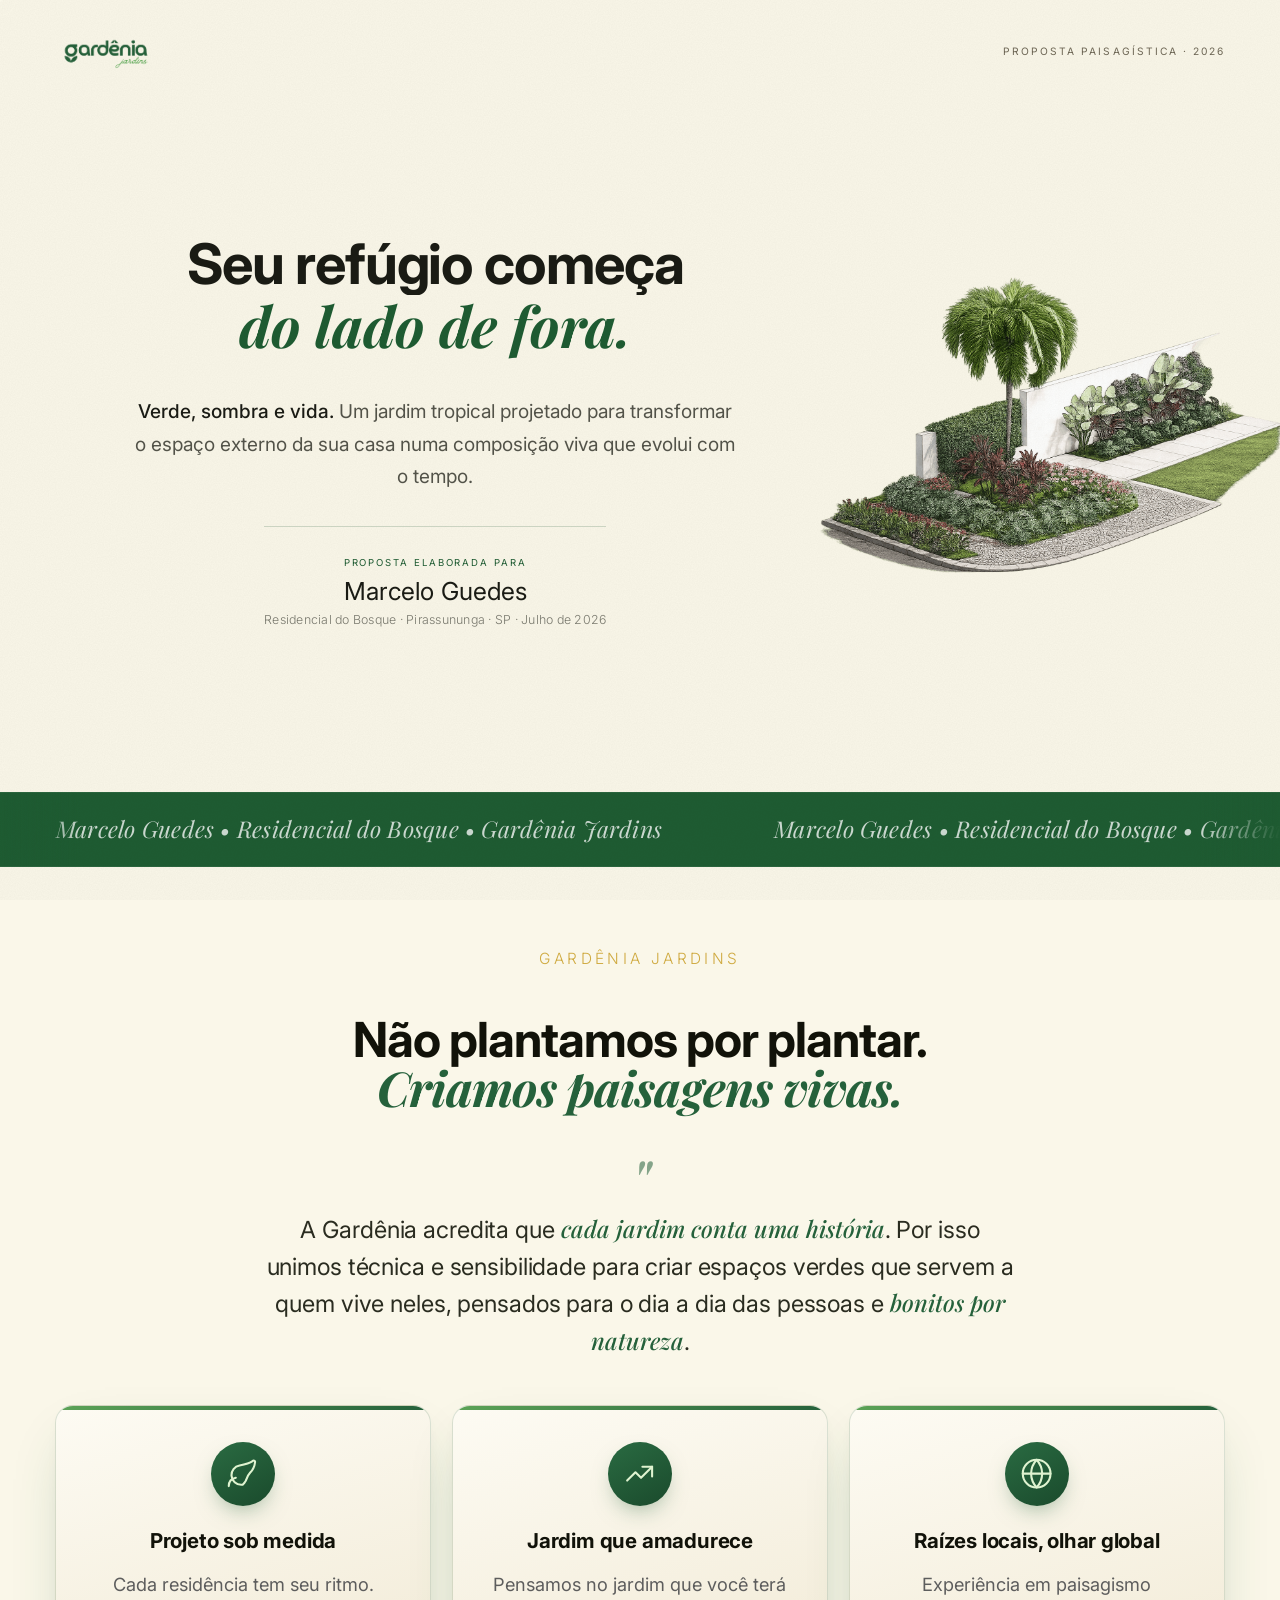
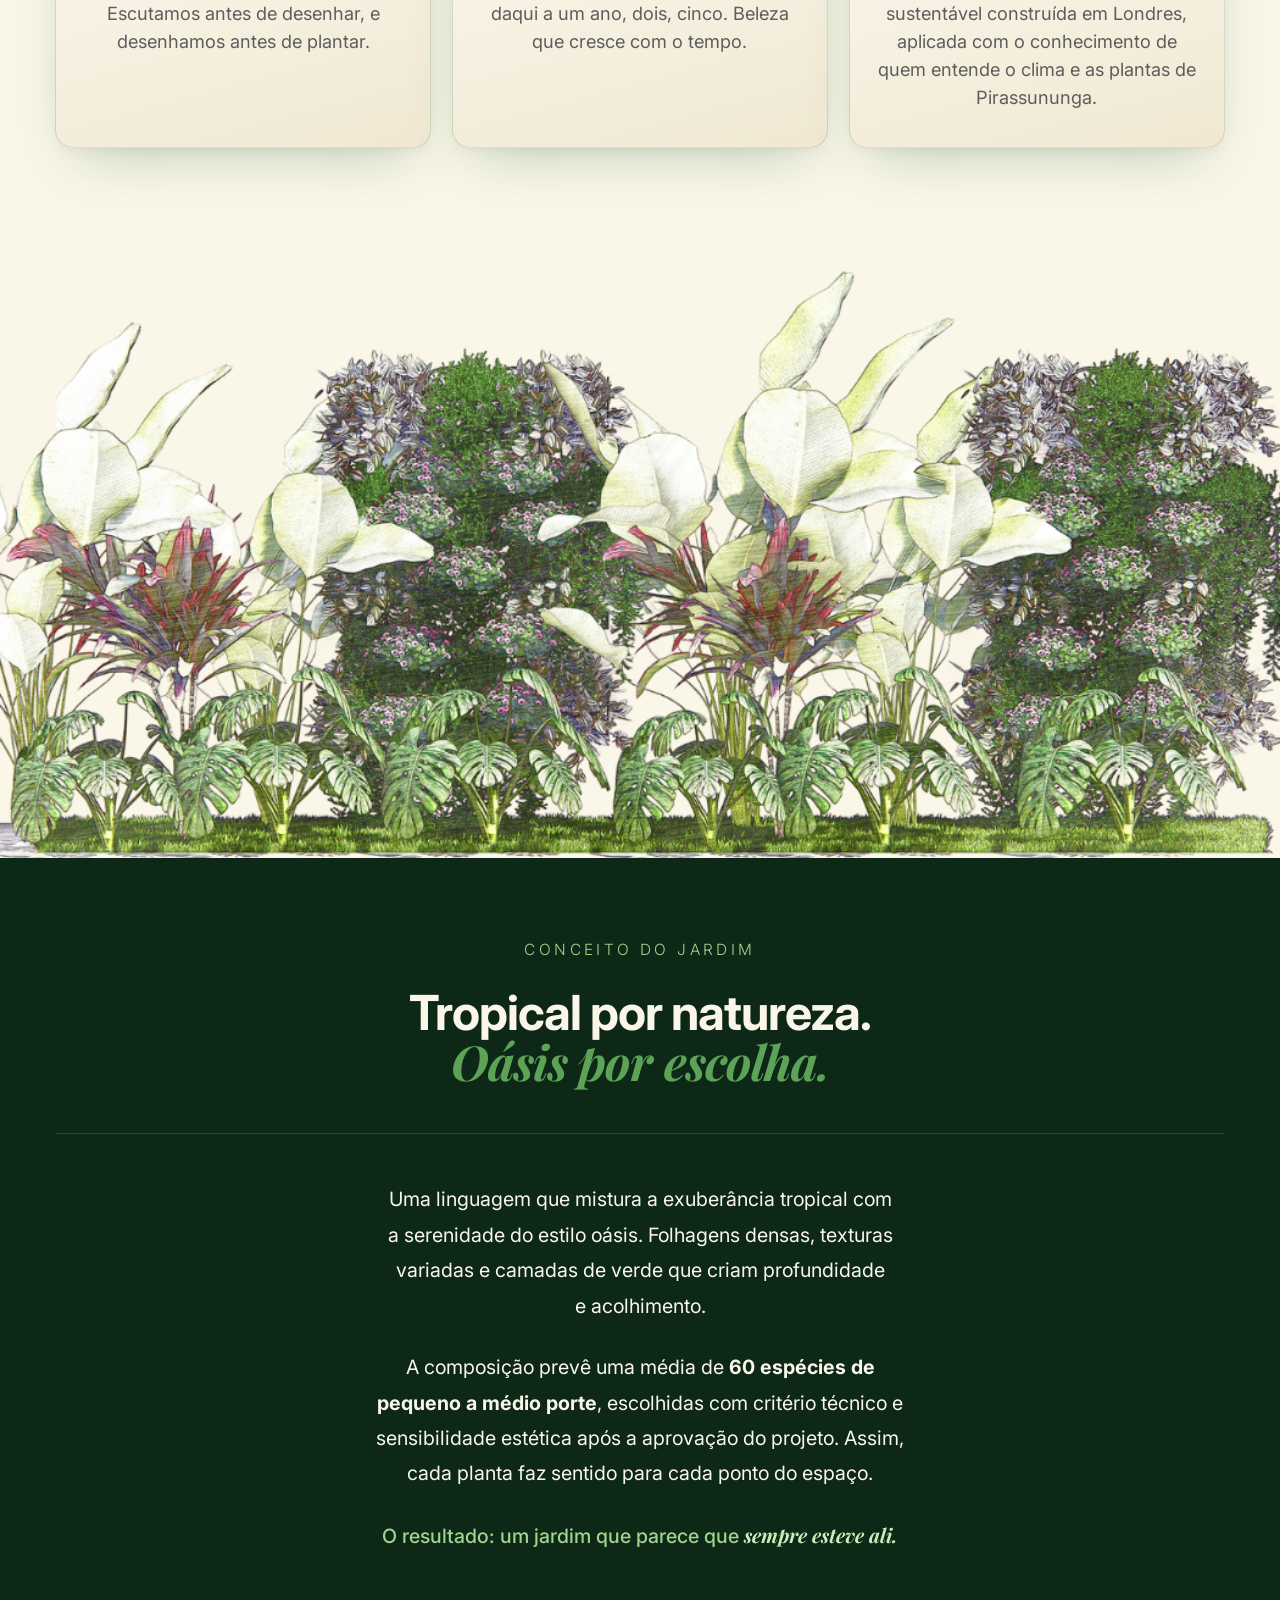
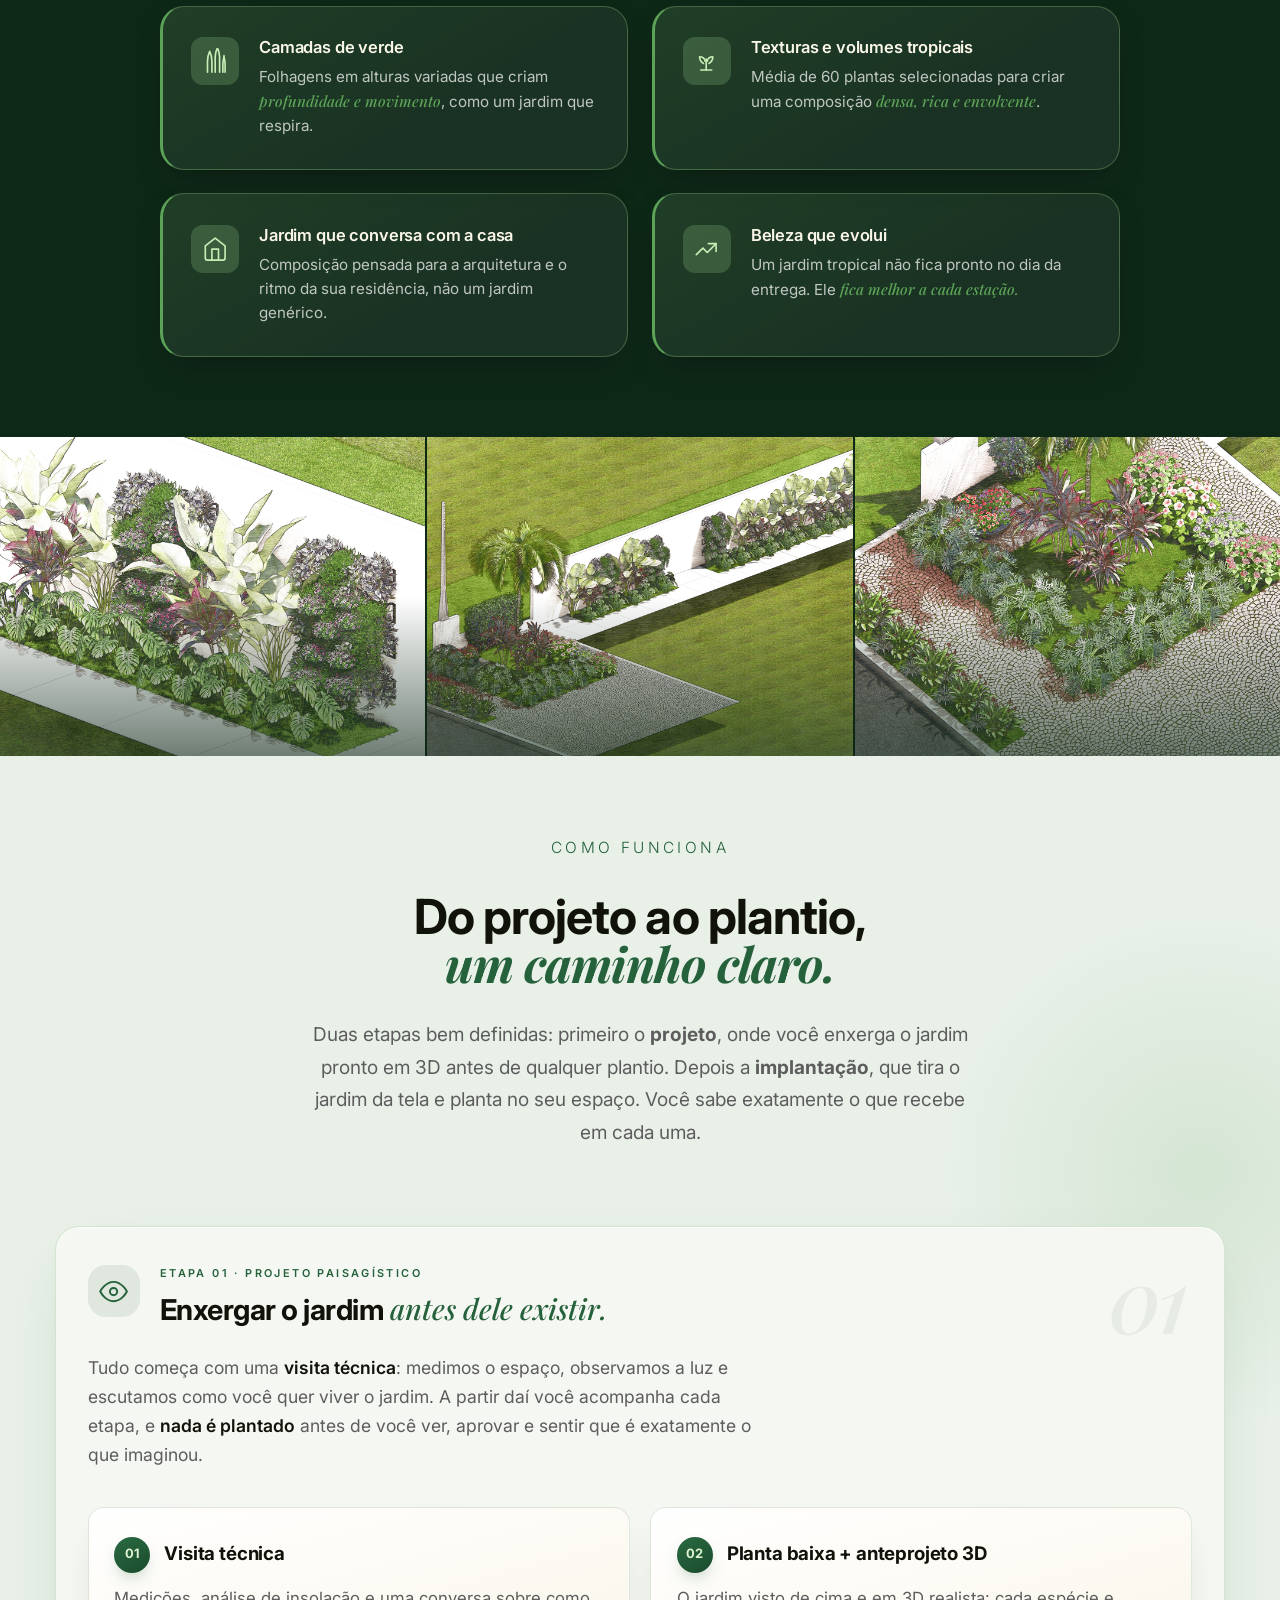
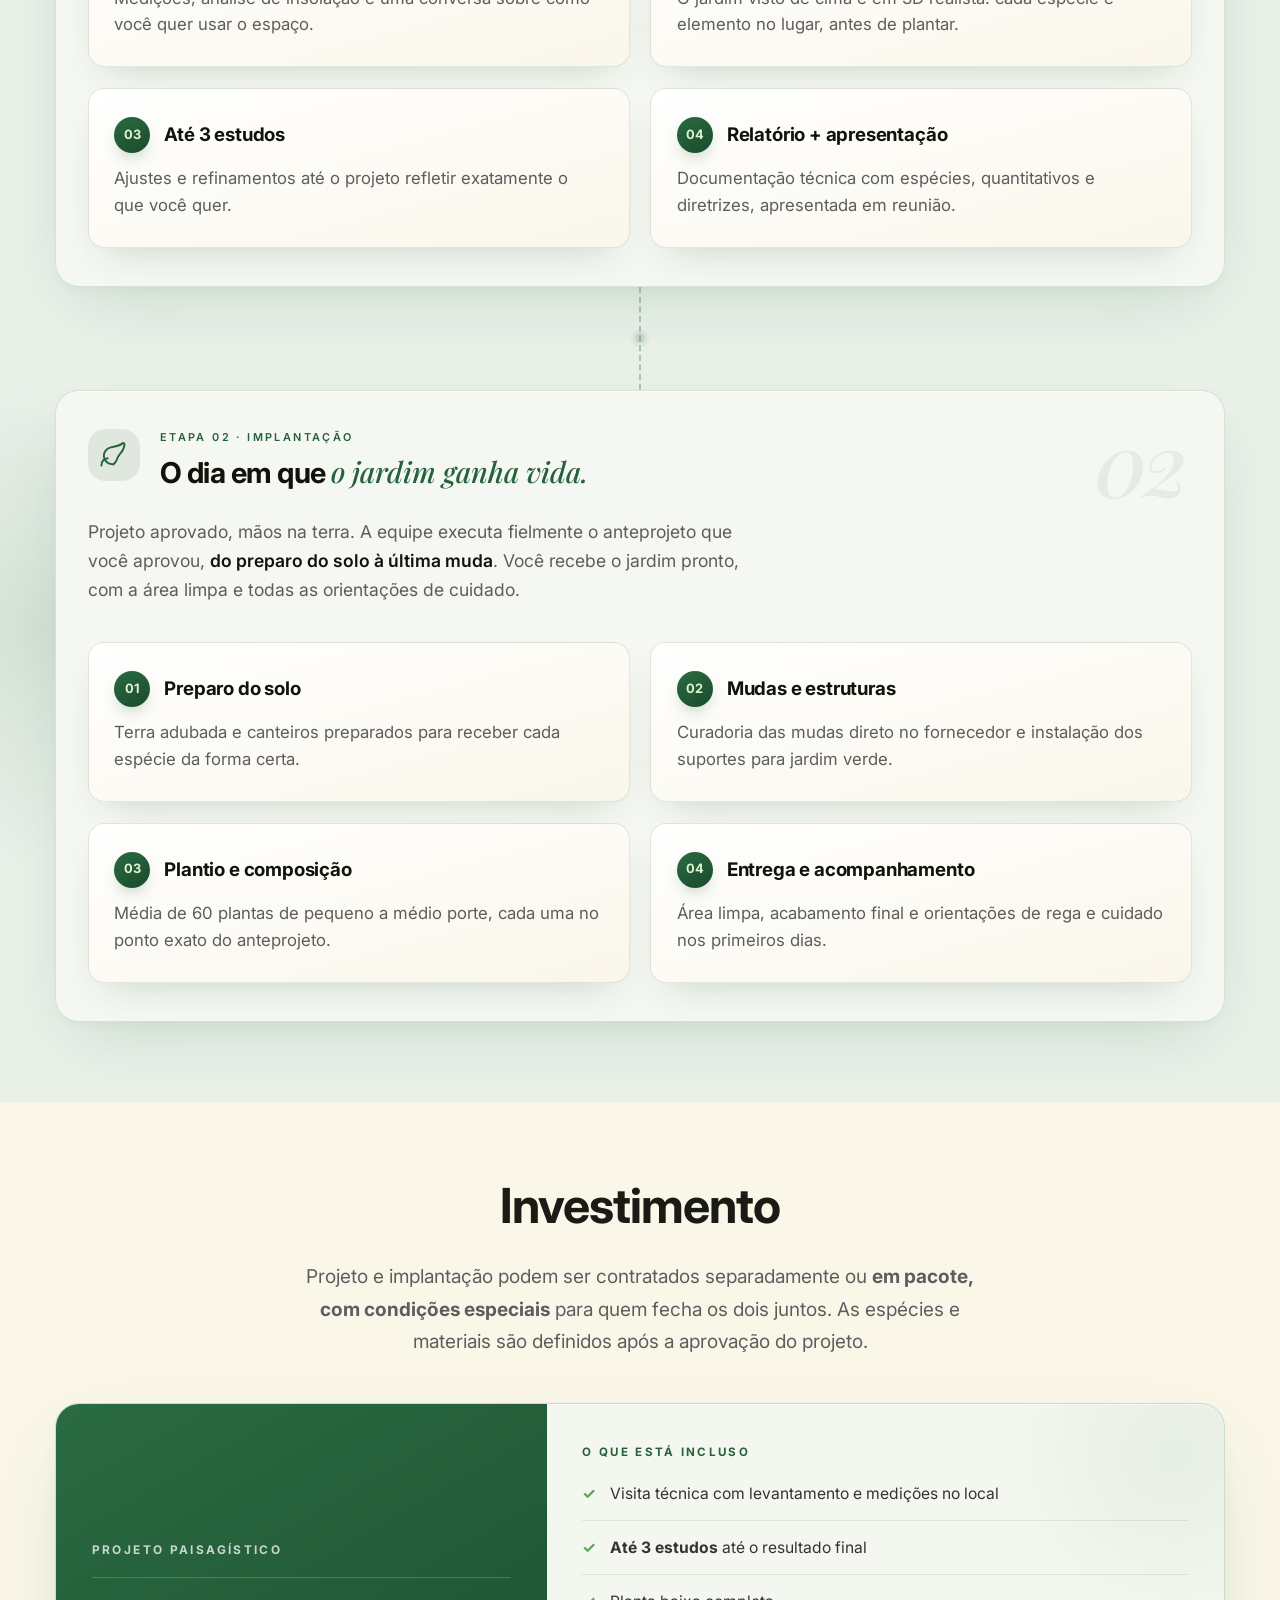
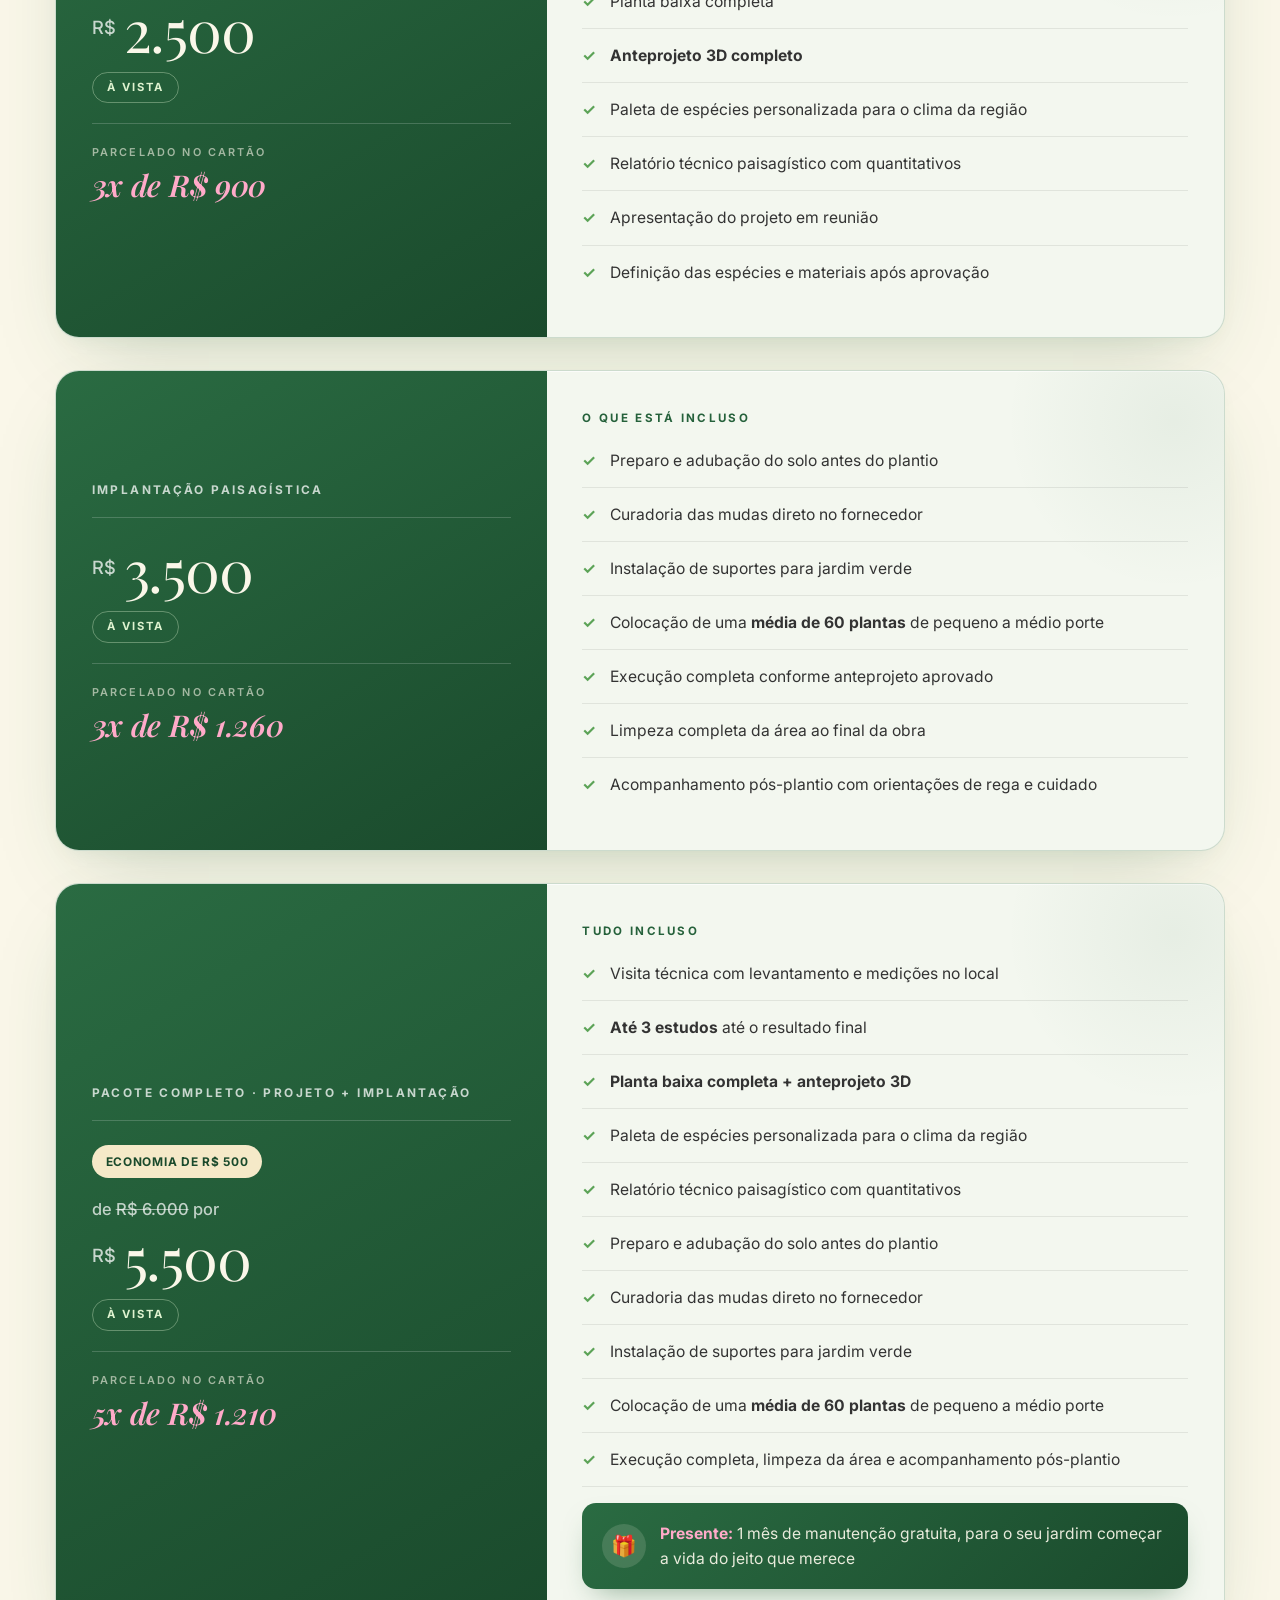
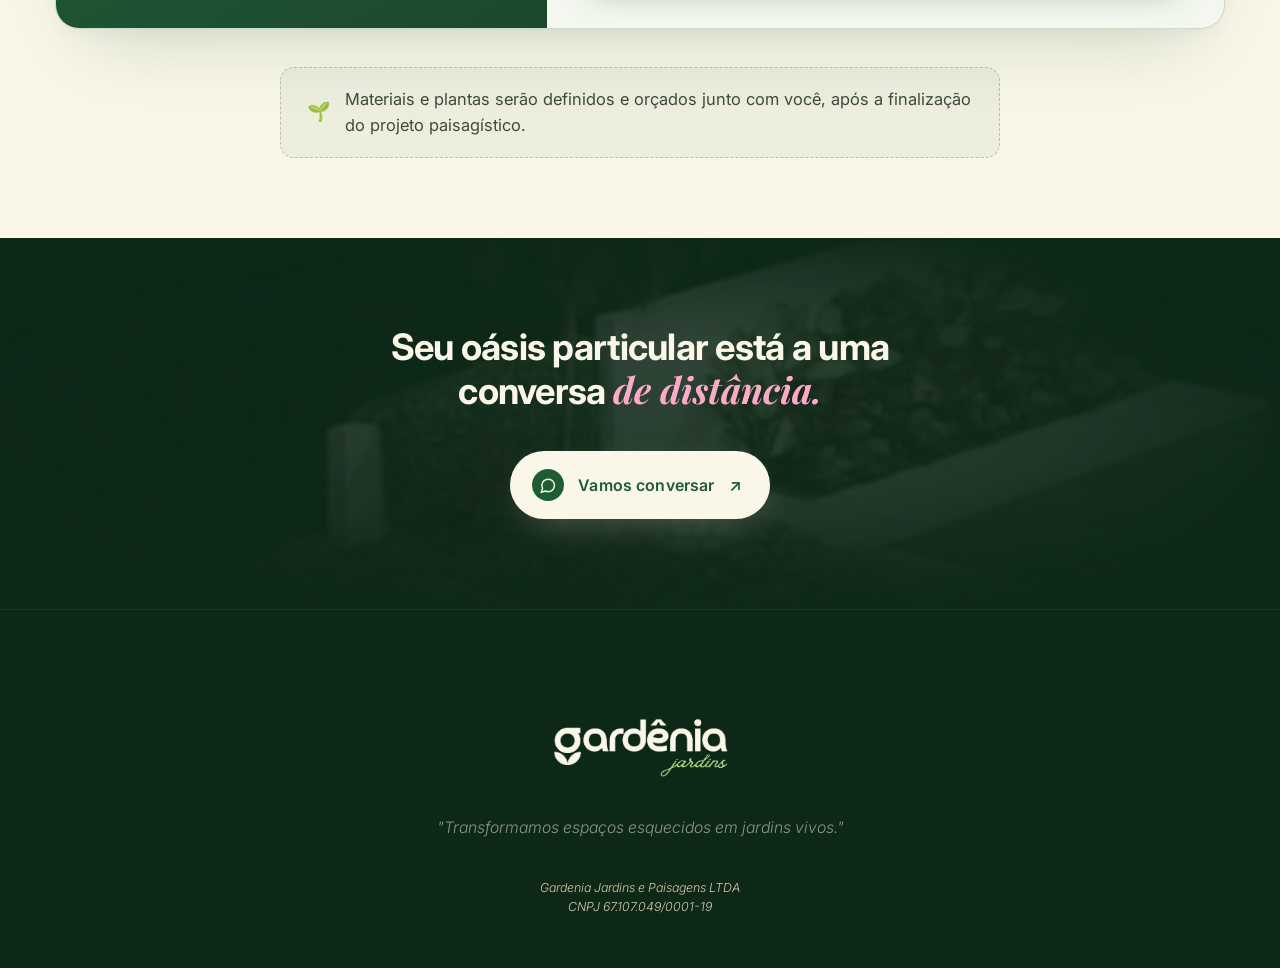
<file: bosque-proposta/index.html>
<!DOCTYPE html>
<html lang="pt-BR">
<head>
<meta charset="UTF-8">
<meta name="viewport" content="width=device-width, initial-scale=1.0, viewport-fit=cover">
<meta name="theme-color" content="#FAF7E8">
<meta name="color-scheme" content="light">
<meta name="format-detection" content="telephone=no">

<title>Proposta Paisagística — Marcelo Guedes | Gardênia Jardins</title>
<meta name="description" content="Proposta paisagística residencial da Gardênia Jardins para Marcelo Guedes. Jardim tropical com alma de oásis — Residencial do Bosque, Pirassununga, SP.">
<meta name="author" content="Gardênia Jardins">

<!-- Open Graph / preview -->
<meta property="og:type" content="website">
<meta property="og:locale" content="pt_BR">
<meta property="og:site_name" content="Gardênia Jardins">
<meta property="og:title" content="Proposta Paisagística — Marcelo Guedes">
<meta property="og:description" content="Jardim tropical com alma de oásis. Projeto paisagístico residencial com anteprojeto 3D, planta baixa e implantação completa.">
<meta property="og:image" content="https://marceloguedes.gardeniajardins.com.br/images/Gardenia_Hero.png">
<meta property="og:image:alt" content="Proposta paisagística residencial — Residencial do Bosque">
<meta property="og:image:width" content="1672">
<meta property="og:image:height" content="941">

<!-- Twitter -->
<meta name="twitter:card" content="summary_large_image">
<meta name="twitter:title" content="Proposta Paisagística — Marcelo Guedes">
<meta name="twitter:description" content="Jardim tropical com alma de oásis — Residencial do Bosque, Pirassununga, SP.">
<meta name="twitter:image" content="https://marceloguedes.gardeniajardins.com.br/images/Gardenia_Hero.png">

<!-- Fonts -->
<link rel="preconnect" href="https://fonts.googleapis.com">
<link rel="preconnect" href="https://fonts.gstatic.com" crossorigin>
<link href="https://fonts.googleapis.com/css2?family=Playfair+Display:ital,wght@0,400;0,500;0,600;0,700;1,400;1,500;1,600;1,700&family=Inter:wght@300;400;500;600;700&display=swap" rel="stylesheet">

<!-- Hero preload to win LCP -->
<link rel="preload" as="image" href="images/Gardenia_Hero.png" fetchpriority="high">

<!-- Styles -->
<link rel="stylesheet" href="styles.css">

<!-- Behavior -->
<script>document.documentElement.classList.add('js');</script>
<script src="script.js" defer></script>
</head>
<body>

<!-- Atmosphere layers -->
<div class="grain" aria-hidden="true"></div>
<div class="prog" id="prog" aria-hidden="true"></div>
<div class="cursor-ring" id="cur-ring" aria-hidden="true"></div>
<div class="cursor-dot" id="cur-dot" aria-hidden="true"></div>

<!-- NAV -->
<nav id="nav">
  <div class="nav-inner">
    <a class="n-logo" href="#top" aria-label="Gardênia Jardins">
      <img src="images/logo.png" alt="Gardênia Jardins" width="160" height="80">
    </a>
    <div class="n-ref">Proposta Paisagística · 2026</div>
  </div>
</nav>

<!-- ══ HERO EDITORIAL ══════════════════════════════════════ -->
<div class="hero">
  <div class="hero-left">
    <div class="hero-top">
      <h1 class="hero-h1" data-reveal-lines>
        <span class="line"><span class="line-inner">Seu refúgio começa</span></span>
        <span class="line"><span class="line-inner"><em>do lado de fora.</em></span></span>
      </h1>
      <p class="hero-deck">
        <strong>Verde, sombra e vida.</strong> Um jardim tropical projetado para transformar o espaço externo da sua casa numa composição viva que evolui com o tempo.
      </p>
    </div>
    <div class="hero-bottom">
      <div class="hero-client-block">
        <div class="hero-for">Proposta elaborada para</div>
        <div class="hero-client-name">Marcelo Guedes</div>
        <div class="hero-client-sub">Residencial do Bosque · Pirassununga · SP · Julho de 2026</div>
      </div>
    </div>
  </div>
  <div class="hero-right">
    <img loading="eager" decoding="async" fetchpriority="high" src="images/Gardenia_Hero.png" alt="Proposta paisagística — Residencial do Bosque">
  </div>
</div>

<!-- ══ MARQUEE ══════════════════════════════════════════ -->
<div class="mq">
  <div class="mq-track">
    <div class="mq-item">Marcelo Guedes • Residencial do Bosque • Gardênia Jardins</div>
    <div class="mq-item">Marcelo Guedes • Residencial do Bosque • Gardênia Jardins</div>
    <div class="mq-item">Marcelo Guedes • Residencial do Bosque • Gardênia Jardins</div>
    <div class="mq-item">Marcelo Guedes • Residencial do Bosque • Gardênia Jardins</div>
    <div class="mq-item">Marcelo Guedes • Residencial do Bosque • Gardênia Jardins</div>
    <div class="mq-item">Marcelo Guedes • Residencial do Bosque • Gardênia Jardins</div>
  </div>
</div>

<!-- ══ QUEM SOMOS ══════════════════════════════════════ -->
<section class="s s-white" id="cap-1">
  <div class="max">
    <div class="studio rv">
      <div class="studio-eyebrow">Gardênia Jardins</div>
      <h2 class="studio-title">
        <span>Não plantamos por plantar.</span>
        <span class="studio-em">Criamos paisagens vivas.</span>
      </h2>
      <blockquote class="studio-quote">
        <p>A Gardênia acredita que <em>cada jardim conta uma história</em>. Por isso unimos técnica e sensibilidade para criar espaços verdes que servem a quem vive neles, pensados para o dia a dia das pessoas e <em>bonitos por natureza</em>.</p>
      </blockquote>
      <div class="studio-cards">
        <div class="studio-card">
          <span class="studio-card-icon" aria-hidden="true">
            <svg viewBox="0 0 24 24" fill="none" stroke="currentColor" stroke-width="1.5" stroke-linecap="round" stroke-linejoin="round"><path d="M11 20A7 7 0 0 1 9.8 6.1C15.5 5 17 4.48 19.2 2.96a1 1 0 0 1 1.8.66 12.78 12.78 0 0 1-3.65 7.78c-1.66 1.66-2.32 3.62-3.07 5.71L13 19l-1 1z"/><path d="M2 21c0-3 1.85-5.36 5.08-6"/></svg>
          </span>
          <div class="studio-card-label">Projeto sob medida</div>
          <p class="studio-card-text">Cada residência tem seu ritmo. Escutamos antes de desenhar, e desenhamos antes de plantar.</p>
        </div>
        <div class="studio-card">
          <span class="studio-card-icon" aria-hidden="true">
            <svg viewBox="0 0 24 24" fill="none" stroke="currentColor" stroke-width="1.5" stroke-linecap="round" stroke-linejoin="round"><path d="m3 17 6-6 4 4 8-8"/><path d="M14 7h7v7"/></svg>
          </span>
          <div class="studio-card-label">Jardim que amadurece</div>
          <p class="studio-card-text">Pensamos no jardim que você terá daqui a um ano, dois, cinco. Beleza que cresce com o tempo.</p>
        </div>
        <div class="studio-card">
          <span class="studio-card-icon" aria-hidden="true">
            <svg viewBox="0 0 24 24" fill="none" stroke="currentColor" stroke-width="1.5" stroke-linecap="round" stroke-linejoin="round"><circle cx="12" cy="12" r="10"/><path d="M2 12h20"/><path d="M12 2a15.3 15.3 0 0 1 4 10 15.3 15.3 0 0 1-4 10 15.3 15.3 0 0 1-4-10 15.3 15.3 0 0 1 4-10z"/></svg>
          </span>
          <div class="studio-card-label">Raízes locais, olhar global</div>
          <p class="studio-card-text">Experiência em paisagismo sustentável construída em Londres, aplicada com o conhecimento de quem entende o clima e as plantas de Pirassununga.</p>
        </div>
      </div>
    </div>
  </div>
</section>

<!-- ══ TRANSICAO ══════════════════════════════════════ -->
<div class="img-transicao">
  <picture>
    <source media="(min-width: 901px)" srcset="images/Gardenia_Transicao.png">
    <img loading="lazy" decoding="async" src="images/Gardenia_Transicao.png" alt="Composição paisagística tropical">
  </picture>
</div>

<!-- ══ CONCEITO — DARK ════════════════════════════════ -->
<section class="s s-dark" id="cap-2">
  <div class="max">
    <div class="concept rv">
      <div class="concept-eyebrow">Conceito do Jardim</div>
      <h2 class="concept-title">
        <span>Tropical por natureza.</span>
        <span class="concept-em">Oásis por escolha.</span>
      </h2>
      <div class="concept-divider"></div>
      <div class="concept-grid">
        <div class="concept-text">
          <p class="concept-p">Uma linguagem que mistura a exuberância tropical com a serenidade do estilo oásis. Folhagens densas, texturas variadas e camadas de verde que criam profundidade e acolhimento.</p>
          <p class="concept-p">A composição prevê uma média de <strong>60 espécies de pequeno a médio porte</strong>, escolhidas com critério técnico e sensibilidade estética após a aprovação do projeto. Assim, cada planta faz sentido para cada ponto do espaço.</p>
          <p class="concept-p concept-result">O resultado: um jardim que parece que <em class="concept-emph">sempre esteve ali.</em></p>
        </div>
        <div class="concept-cards">
          <div class="concept-card">
            <span class="concept-card-icon" aria-hidden="true">
              <svg viewBox="0 0 24 24" fill="none" stroke="currentColor" stroke-width="1.5" stroke-linecap="round" stroke-linejoin="round"><path d="M5 22V12c0-3 1-7 2-9 1 2 2 6 2 9v10"/><path d="M12 22V8c0-4 1-6 2-8 1 2 2 4 2 8v14"/><path d="M19 22V14c0-2 1-5 1-7 0 2 1 5 1 7v8"/></svg>
            </span>
            <div class="concept-card-body">
              <div class="concept-card-label">Camadas de verde</div>
              <p class="concept-card-text">Folhagens em alturas variadas que criam <em>profundidade e movimento</em>, como um jardim que respira.</p>
            </div>
          </div>
          <div class="concept-card">
            <span class="concept-card-icon" aria-hidden="true">
              <svg viewBox="0 0 24 24" fill="none" stroke="currentColor" stroke-width="1.5" stroke-linecap="round" stroke-linejoin="round"><path d="M7 20h10"/><path d="M12 20V10"/><path d="M9.5 14c-2-1-3.5-3-3.5-6 2.5 0 4.5 1.5 5 4"/><path d="M14.5 14c2-1 3.5-3 3.5-6-2.5 0-4.5 1.5-5 4"/></svg>
            </span>
            <div class="concept-card-body">
              <div class="concept-card-label">Texturas e volumes tropicais</div>
              <p class="concept-card-text">Média de 60 plantas selecionadas para criar uma composição <em>densa, rica e envolvente</em>.</p>
            </div>
          </div>
          <div class="concept-card">
            <span class="concept-card-icon" aria-hidden="true">
              <svg viewBox="0 0 24 24" fill="none" stroke="currentColor" stroke-width="1.5" stroke-linecap="round" stroke-linejoin="round"><path d="m3 9 9-7 9 7v11a2 2 0 0 1-2 2H5a2 2 0 0 1-2-2z"/><polyline points="9 22 9 12 15 12 15 22"/></svg>
            </span>
            <div class="concept-card-body">
              <div class="concept-card-label">Jardim que conversa com a casa</div>
              <p class="concept-card-text">Composição pensada para a arquitetura e o ritmo da sua residência, não um jardim genérico.</p>
            </div>
          </div>
          <div class="concept-card">
            <span class="concept-card-icon" aria-hidden="true">
              <svg viewBox="0 0 24 24" fill="none" stroke="currentColor" stroke-width="1.5" stroke-linecap="round" stroke-linejoin="round"><path d="m3 17 6-6 4 4 8-8"/><path d="M14 7h7v7"/></svg>
            </span>
            <div class="concept-card-body">
              <div class="concept-card-label">Beleza que evolui</div>
              <p class="concept-card-text">Um jardim tropical não fica pronto no dia da entrega. Ele <em>fica melhor a cada estação.</em></p>
            </div>
          </div>
        </div>
      </div>
    </div>
  </div>
</section>

<!-- ══ GALERIA ════════════════════════════════════════ -->
<div class="gal-wrap">
  <div class="gal-grid gal-grid--3">
    <div class="gi h420">
      <img loading="lazy" decoding="async" src="images/galeria01.png" alt="Vista principal">
    </div>
    <div class="gi h420">
      <img loading="lazy" decoding="async" src="images/galeria02.png" alt="Composição lateral">
    </div>
    <div class="gi h420">
      <img loading="lazy" decoding="async" src="images/galeria03.png" alt="Detalhe do jardim">
    </div>
  </div>
</div>

<!-- ══ COMO FUNCIONA (timeline) ══════════════════════ -->
<section class="tl-section" id="cap-3">
  <div class="tl-deco tl-deco--a" aria-hidden="true"></div>
  <div class="tl-deco tl-deco--b" aria-hidden="true"></div>
  <div class="max">
    <div class="tl-head rv">
      <div class="tl-eyebrow">Como funciona</div>
      <h2 class="tl-title">
        <span>Do projeto ao plantio,</span>
        <span class="tl-em">um caminho claro.</span>
      </h2>
      <p class="tl-lead">Duas etapas bem definidas: primeiro o <strong>projeto</strong>, onde você enxerga o jardim pronto em 3D antes de qualquer plantio. Depois a <strong>implantação</strong>, que tira o jardim da tela e planta no seu espaço. Você sabe exatamente o que recebe em cada uma.</p>
    </div>

    <!-- CARD 01 — Projeto -->
    <article class="tl-card rv">
      <div class="tl-card-wm" aria-hidden="true">01</div>
      <header class="tl-card-head">
        <span class="tl-card-icon" aria-hidden="true">
          <svg viewBox="0 0 24 24" fill="none" stroke="currentColor" stroke-width="1.6" stroke-linecap="round" stroke-linejoin="round"><path d="M1 12s4-8 11-8 11 8 11 8-4 8-11 8-11-8-11-8z"/><circle cx="12" cy="12" r="3"/></svg>
        </span>
        <div class="tl-card-meta">
          <div class="tl-card-label">Etapa 01 · Projeto Paisagístico</div>
          <h3 class="tl-card-title">Enxergar o jardim <em>antes dele existir.</em></h3>
        </div>
      </header>
      <p class="tl-card-desc">Tudo começa com uma <strong>visita técnica</strong>: medimos o espaço, observamos a luz e escutamos como você quer viver o jardim. A partir daí você acompanha cada etapa, e <strong>nada é plantado</strong> antes de você ver, aprovar e sentir que é exatamente o que imaginou.</p>
      <div class="tl-subcards tl-subcards--4">
        <div class="tl-subcard">
          <div class="tl-subcard-head"><span class="tl-subcard-n">01</span><div class="tl-subcard-title">Visita técnica</div></div>
          <p class="tl-subcard-text">Medições, análise de insolação e uma conversa sobre como você quer usar o espaço.</p>
        </div>
        <div class="tl-subcard">
          <div class="tl-subcard-head"><span class="tl-subcard-n">02</span><div class="tl-subcard-title">Planta baixa + anteprojeto 3D</div></div>
          <p class="tl-subcard-text">O jardim visto de cima e em 3D realista: cada espécie e elemento no lugar, antes de plantar.</p>
        </div>
        <div class="tl-subcard">
          <div class="tl-subcard-head"><span class="tl-subcard-n">03</span><div class="tl-subcard-title">Até 3 estudos</div></div>
          <p class="tl-subcard-text">Ajustes e refinamentos até o projeto refletir exatamente o que você quer.</p>
        </div>
        <div class="tl-subcard">
          <div class="tl-subcard-head"><span class="tl-subcard-n">04</span><div class="tl-subcard-title">Relatório + apresentação</div></div>
          <p class="tl-subcard-text">Documentação técnica com espécies, quantitativos e diretrizes, apresentada em reunião.</p>
        </div>
      </div>
    </article>

    <div class="tl-connector" aria-hidden="true"></div>

    <!-- CARD 02 — Implantação -->
    <article class="tl-card rv">
      <div class="tl-card-wm" aria-hidden="true">02</div>
      <header class="tl-card-head">
        <span class="tl-card-icon" aria-hidden="true">
          <svg viewBox="0 0 24 24" fill="none" stroke="currentColor" stroke-width="1.6" stroke-linecap="round" stroke-linejoin="round"><path d="M11 20A7 7 0 0 1 9.8 6.1C15.5 5 17 4.48 19.2 2.96a1 1 0 0 1 1.8.66 12.78 12.78 0 0 1-3.65 7.78c-1.66 1.66-2.32 3.62-3.07 5.71L13 19l-1 1z"/><path d="M2 21c0-3 1.85-5.36 5.08-6"/></svg>
        </span>
        <div class="tl-card-meta">
          <div class="tl-card-label">Etapa 02 · Implantação</div>
          <h3 class="tl-card-title">O dia em que <em>o jardim ganha vida.</em></h3>
        </div>
      </header>
      <p class="tl-card-desc">Projeto aprovado, mãos na terra. A equipe executa fielmente o anteprojeto que você aprovou, <strong>do preparo do solo à última muda</strong>. Você recebe o jardim pronto, com a área limpa e todas as orientações de cuidado.</p>
      <div class="tl-subcards tl-subcards--4">
        <div class="tl-subcard">
          <div class="tl-subcard-head"><span class="tl-subcard-n">01</span><div class="tl-subcard-title">Preparo do solo</div></div>
          <p class="tl-subcard-text">Terra adubada e canteiros preparados para receber cada espécie da forma certa.</p>
        </div>
        <div class="tl-subcard">
          <div class="tl-subcard-head"><span class="tl-subcard-n">02</span><div class="tl-subcard-title">Mudas e estruturas</div></div>
          <p class="tl-subcard-text">Curadoria das mudas direto no fornecedor e instalação dos suportes para jardim verde.</p>
        </div>
        <div class="tl-subcard">
          <div class="tl-subcard-head"><span class="tl-subcard-n">03</span><div class="tl-subcard-title">Plantio e composição</div></div>
          <p class="tl-subcard-text">Média de 60 plantas de pequeno a médio porte, cada uma no ponto exato do anteprojeto.</p>
        </div>
        <div class="tl-subcard">
          <div class="tl-subcard-head"><span class="tl-subcard-n">04</span><div class="tl-subcard-title">Entrega e acompanhamento</div></div>
          <p class="tl-subcard-text">Área limpa, acabamento final e orientações de rega e cuidado nos primeiros dias.</p>
        </div>
      </div>
    </article>
  </div>
</section>

<!-- ══ INVESTIMENTO ════════════════════════════════════ -->
<section class="s s-white" id="cap-6">
  <div class="max">
    <div class="invest-head rv">
      <h2 class="invest-head-title">
        <span>Investimento</span>
      </h2>
      <p class="invest-head-sub">Projeto e implantação podem ser contratados separadamente ou <strong>em pacote, com condições especiais</strong> para quem fecha os dois juntos. As espécies e materiais são definidos após a aprovação do projeto.</p>
    </div>

    <!-- CARD 1 — Projeto Paisagístico -->
    <div class="invest-card rv" style="margin-bottom:32px">
      <div class="invest-grid">
        <div class="invest-price">
          <div class="invest-eyebrow">Projeto Paisagístico</div>
          <div class="pricebox">
            <div class="pricebox-total"><span class="pb-cur">R$</span><span class="pb-big">2.500</span></div>
            <div class="pricebox-meta">à vista</div>
            <div class="pricebox-div"></div>
            <div class="pricebox-parc"><span class="parc-label">Parcelado no cartão</span><span class="parc-value">3x de R$ 900</span></div>
          </div>
        </div>
        <div class="invest-scope">
          <div class="invest-scope-title">O que está incluso</div>
          <ul class="invest-list">
            <li><span class="inv-ck">✓</span><span>Visita técnica com levantamento e medições no local</span></li>
            <li><span class="inv-ck">✓</span><span><strong>Até 3 estudos</strong> até o resultado final</span></li>
            <li><span class="inv-ck">✓</span><span>Planta baixa completa</span></li>
            <li><span class="inv-ck">✓</span><span><strong>Anteprojeto 3D completo</strong></span></li>
            <li><span class="inv-ck">✓</span><span>Paleta de espécies personalizada para o clima da região</span></li>
            <li><span class="inv-ck">✓</span><span>Relatório técnico paisagístico com quantitativos</span></li>
            <li><span class="inv-ck">✓</span><span>Apresentação do projeto em reunião</span></li>
            <li><span class="inv-ck">✓</span><span>Definição das espécies e materiais após aprovação</span></li>
          </ul>
        </div>
      </div>
    </div>

    <!-- CARD 2 — Implantação Paisagística -->
    <div class="invest-card rv" style="margin-bottom:32px">
      <div class="invest-grid">
        <div class="invest-price">
          <div class="invest-eyebrow">Implantação Paisagística</div>
          <div class="pricebox">
            <div class="pricebox-total"><span class="pb-cur">R$</span><span class="pb-big">3.500</span></div>
            <div class="pricebox-meta">à vista</div>
            <div class="pricebox-div"></div>
            <div class="pricebox-parc"><span class="parc-label">Parcelado no cartão</span><span class="parc-value">3x de R$ 1.260</span></div>
          </div>
        </div>
        <div class="invest-scope">
          <div class="invest-scope-title">O que está incluso</div>
          <ul class="invest-list">
            <li><span class="inv-ck">✓</span><span>Preparo e adubação do solo antes do plantio</span></li>
            <li><span class="inv-ck">✓</span><span>Curadoria das mudas direto no fornecedor</span></li>
            <li><span class="inv-ck">✓</span><span>Instalação de suportes para jardim verde</span></li>
            <li><span class="inv-ck">✓</span><span>Colocação de uma <strong>média de 60 plantas</strong> de pequeno a médio porte</span></li>
            <li><span class="inv-ck">✓</span><span>Execução completa conforme anteprojeto aprovado</span></li>
            <li><span class="inv-ck">✓</span><span>Limpeza completa da área ao final da obra</span></li>
            <li><span class="inv-ck">✓</span><span>Acompanhamento pós-plantio com orientações de rega e cuidado</span></li>
          </ul>
        </div>
      </div>
    </div>

    <!-- CARD 3 — Pacote Completo -->
    <div class="invest-card rv">
      <div class="invest-grid">
        <div class="invest-price">
          <div class="invest-eyebrow">Pacote Completo<span class="eb-dot"> · </span><span class="eb-l2">Projeto + Implantação</span></div>
          <div class="pricebox">
            <div class="pricebox-badge">Economia de R$ 500</div>
            <div class="pricebox-old">de <s>R$ 6.000</s> por</div>
            <div class="pricebox-total"><span class="pb-cur">R$</span><span class="pb-big">5.500</span></div>
            <div class="pricebox-meta">à vista</div>
            <div class="pricebox-div"></div>
            <div class="pricebox-parc"><span class="parc-label">Parcelado no cartão</span><span class="parc-value">5x de R$ 1.210</span></div>
          </div>
        </div>
        <div class="invest-scope">
          <div class="invest-scope-title">Tudo incluso</div>
          <ul class="invest-list">
            <li><span class="inv-ck">✓</span><span>Visita técnica com levantamento e medições no local</span></li>
            <li><span class="inv-ck">✓</span><span><strong>Até 3 estudos</strong> até o resultado final</span></li>
            <li><span class="inv-ck">✓</span><span><strong>Planta baixa completa + anteprojeto 3D</strong></span></li>
            <li><span class="inv-ck">✓</span><span>Paleta de espécies personalizada para o clima da região</span></li>
            <li><span class="inv-ck">✓</span><span>Relatório técnico paisagístico com quantitativos</span></li>
            <li><span class="inv-ck">✓</span><span>Preparo e adubação do solo antes do plantio</span></li>
            <li><span class="inv-ck">✓</span><span>Curadoria das mudas direto no fornecedor</span></li>
            <li><span class="inv-ck">✓</span><span>Instalação de suportes para jardim verde</span></li>
            <li><span class="inv-ck">✓</span><span>Colocação de uma <strong>média de 60 plantas</strong> de pequeno a médio porte</span></li>
            <li><span class="inv-ck">✓</span><span>Execução completa, limpeza da área e acompanhamento pós-plantio</span></li>
            <li class="inv-gift"><span class="gift-ico" aria-hidden="true">🎁</span><span><strong>Presente:</strong> 1 mês de manutenção gratuita, para o seu jardim começar a vida do jeito que merece</span></li>
          </ul>
        </div>
      </div>
    </div>

    <div class="invest-note rv">
      <span class="invest-note-ico" aria-hidden="true">🌱</span>
      <p>Materiais e plantas serão definidos e orçados junto com você, após a finalização do projeto paisagístico.</p>
    </div>
  </div>
</section>

<!-- ══ CLOSING CTA ══════════════════════════════════ -->
<section class="closing-cta">
  <div class="closing-img-bg" aria-hidden="true">
    <img loading="lazy" decoding="async" src="images/Gardenia_Hero.png" alt="">
  </div>
  <div class="closing-inner rv">
    <h2 class="closing-title">Seu oásis particular está a uma conversa <em style="color:#FFAAC9">de distância.</em></h2>
    <a class="cta-pill" href="https://wa.me/5519996029455?text=Ol%C3%A1%21%20Vim%20pela%20proposta%20paisag%C3%ADstica%20e%20gostaria%20de%20conversar." target="_blank" rel="noopener">
      <span class="cta-icon" aria-hidden="true">
        <svg viewBox="0 0 24 24" fill="none" stroke="currentColor" stroke-width="2" stroke-linecap="round" stroke-linejoin="round"><path d="M21 11.5a8.38 8.38 0 0 1-.9 3.8 8.5 8.5 0 0 1-7.6 4.7 8.38 8.38 0 0 1-3.8-.9L3 21l1.9-5.7a8.38 8.38 0 0 1-.9-3.8 8.5 8.5 0 0 1 4.7-7.6 8.38 8.38 0 0 1 3.8-.9h.5a8.48 8.48 0 0 1 8 8v.5z"/></svg>
      </span>
      <span class="cta-label">Vamos conversar</span>
      <span class="cta-arrow" aria-hidden="true">↗</span>
    </a>
  </div>
</section>

<!-- ══ FOOTER ══════════════════════════════════════════ -->
<footer>
  <div class="ft-inner">
    <img class="ft-logo" src="images/logo-clara.png" alt="Gardênia Jardins">
    <p class="ft-quote">"Transformamos espaços esquecidos em jardins vivos."</p>
    <p class="ft-quote" style="font-size:.75rem;color:#D4C9A8;margin-top:12px">Gardenia Jardins e Paisagens LTDA<br>CNPJ 67.107.049/0001-19</p>
  </div>
</footer>
</body>
</html>
</file>
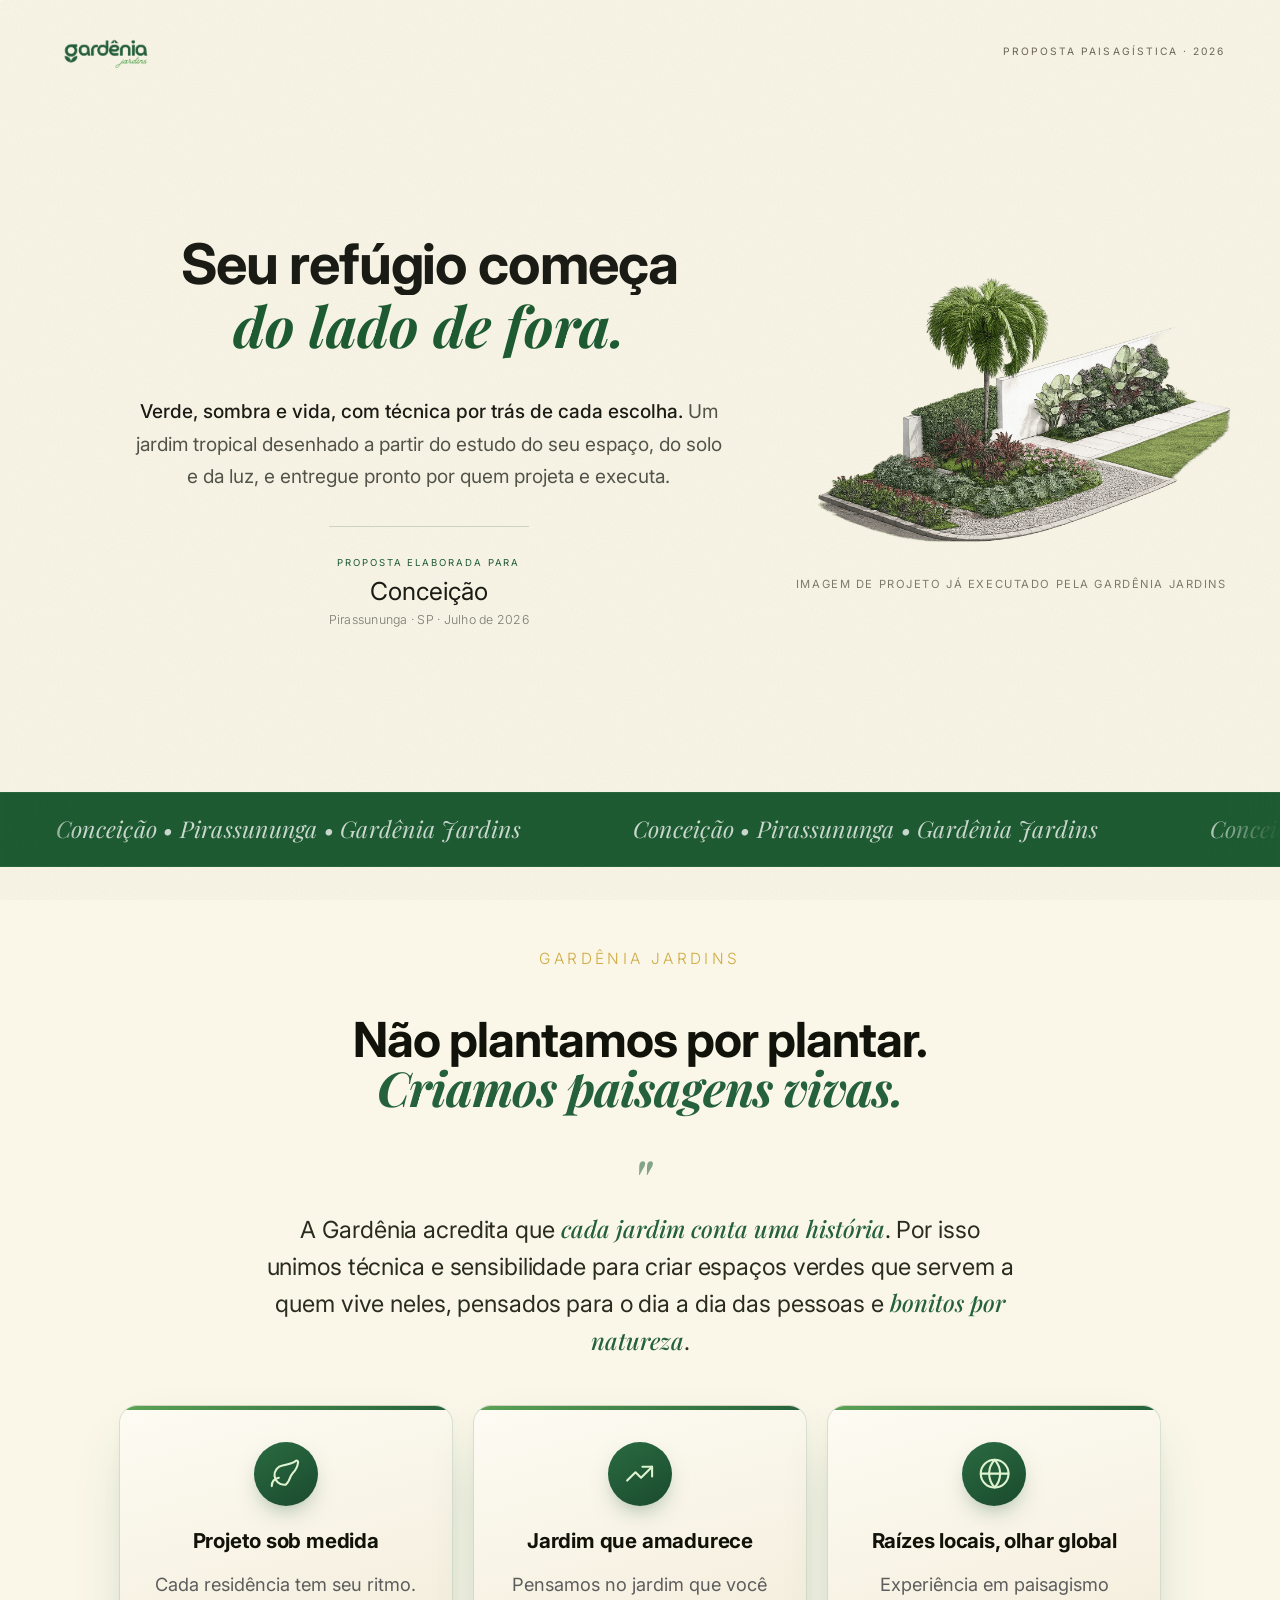
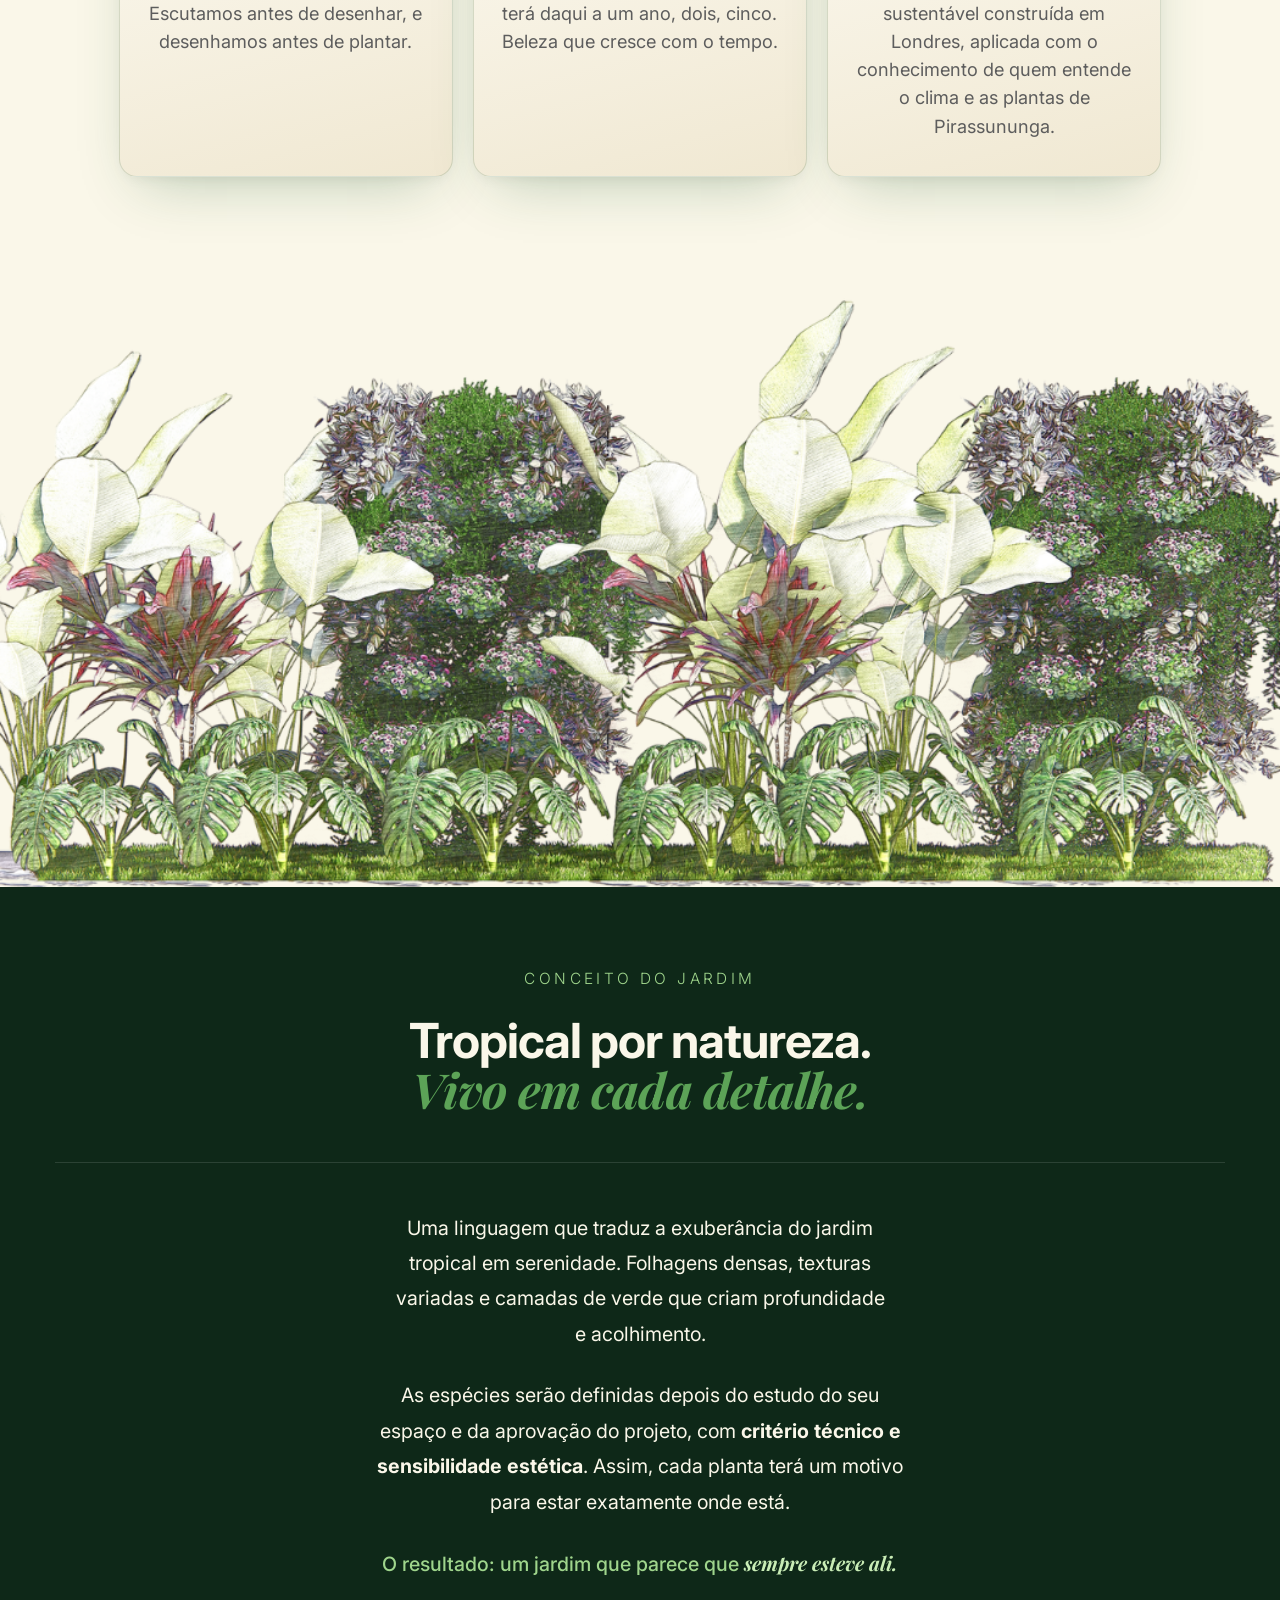
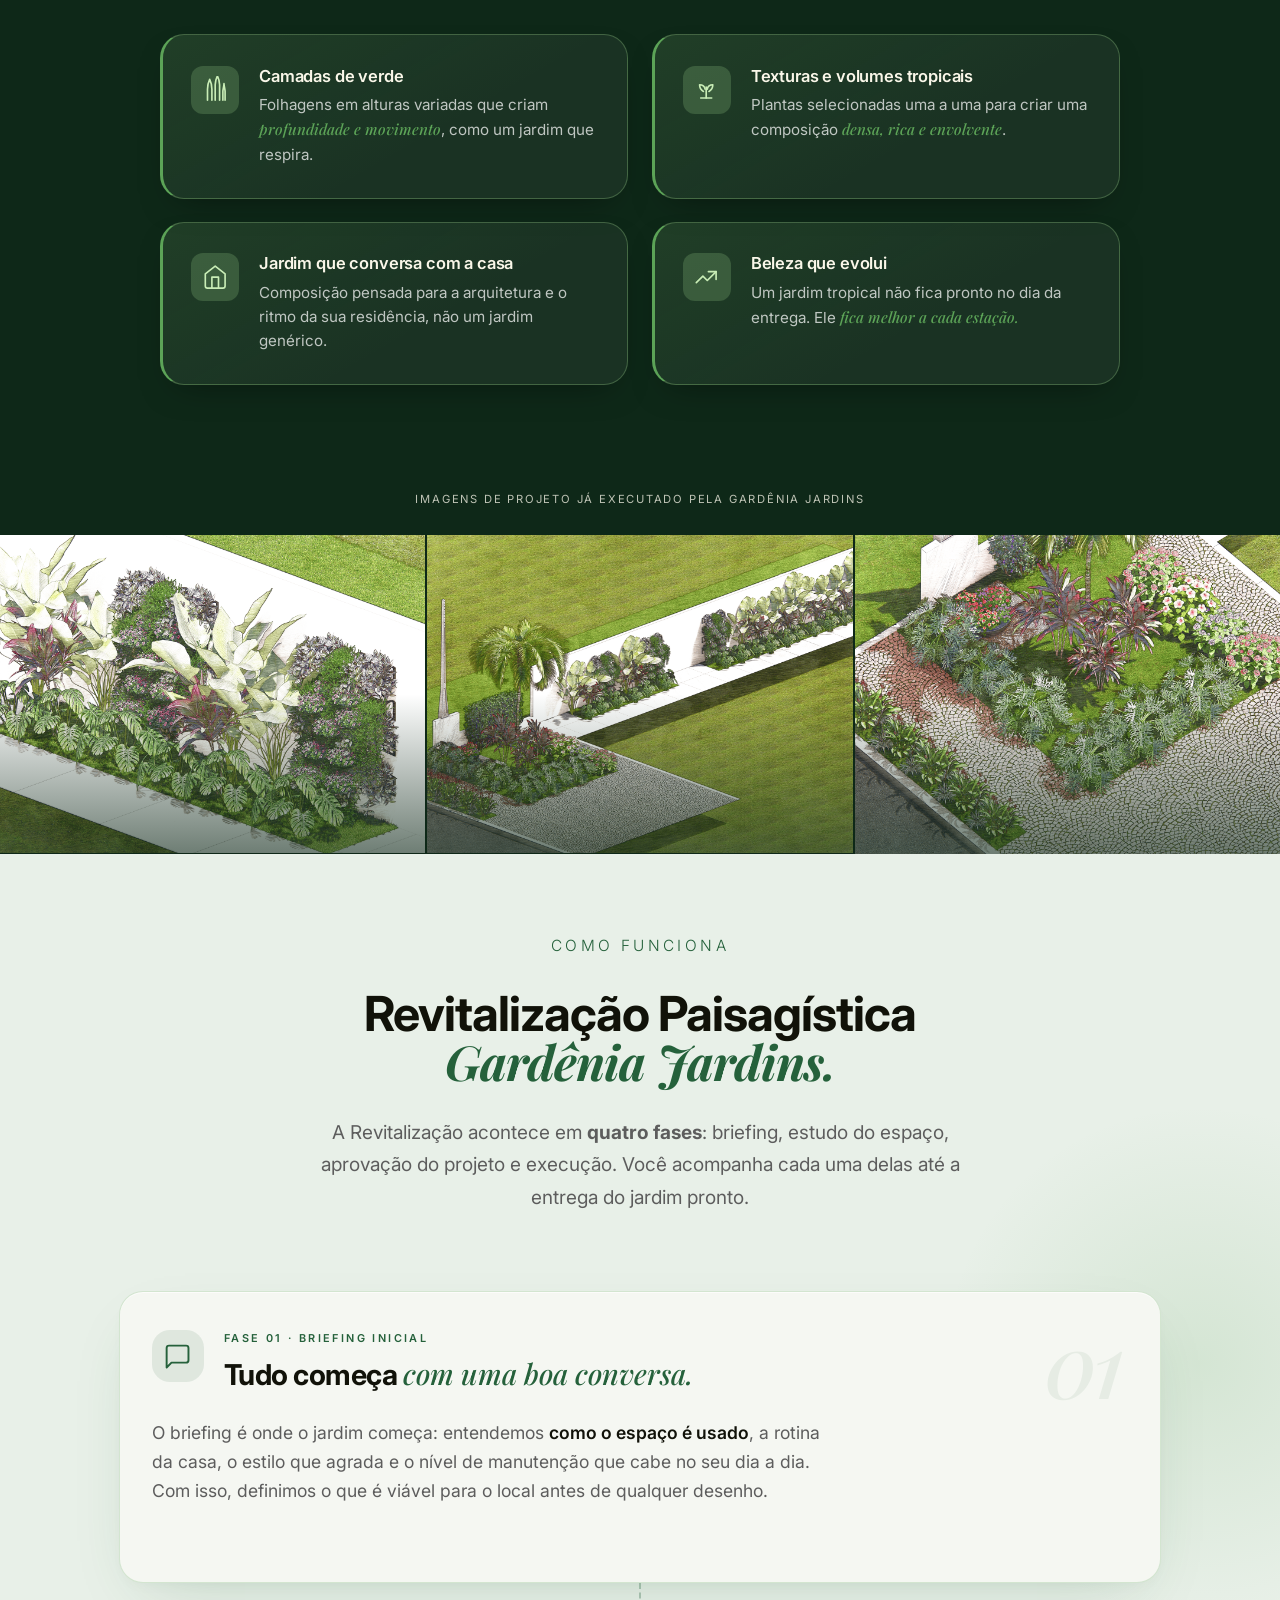
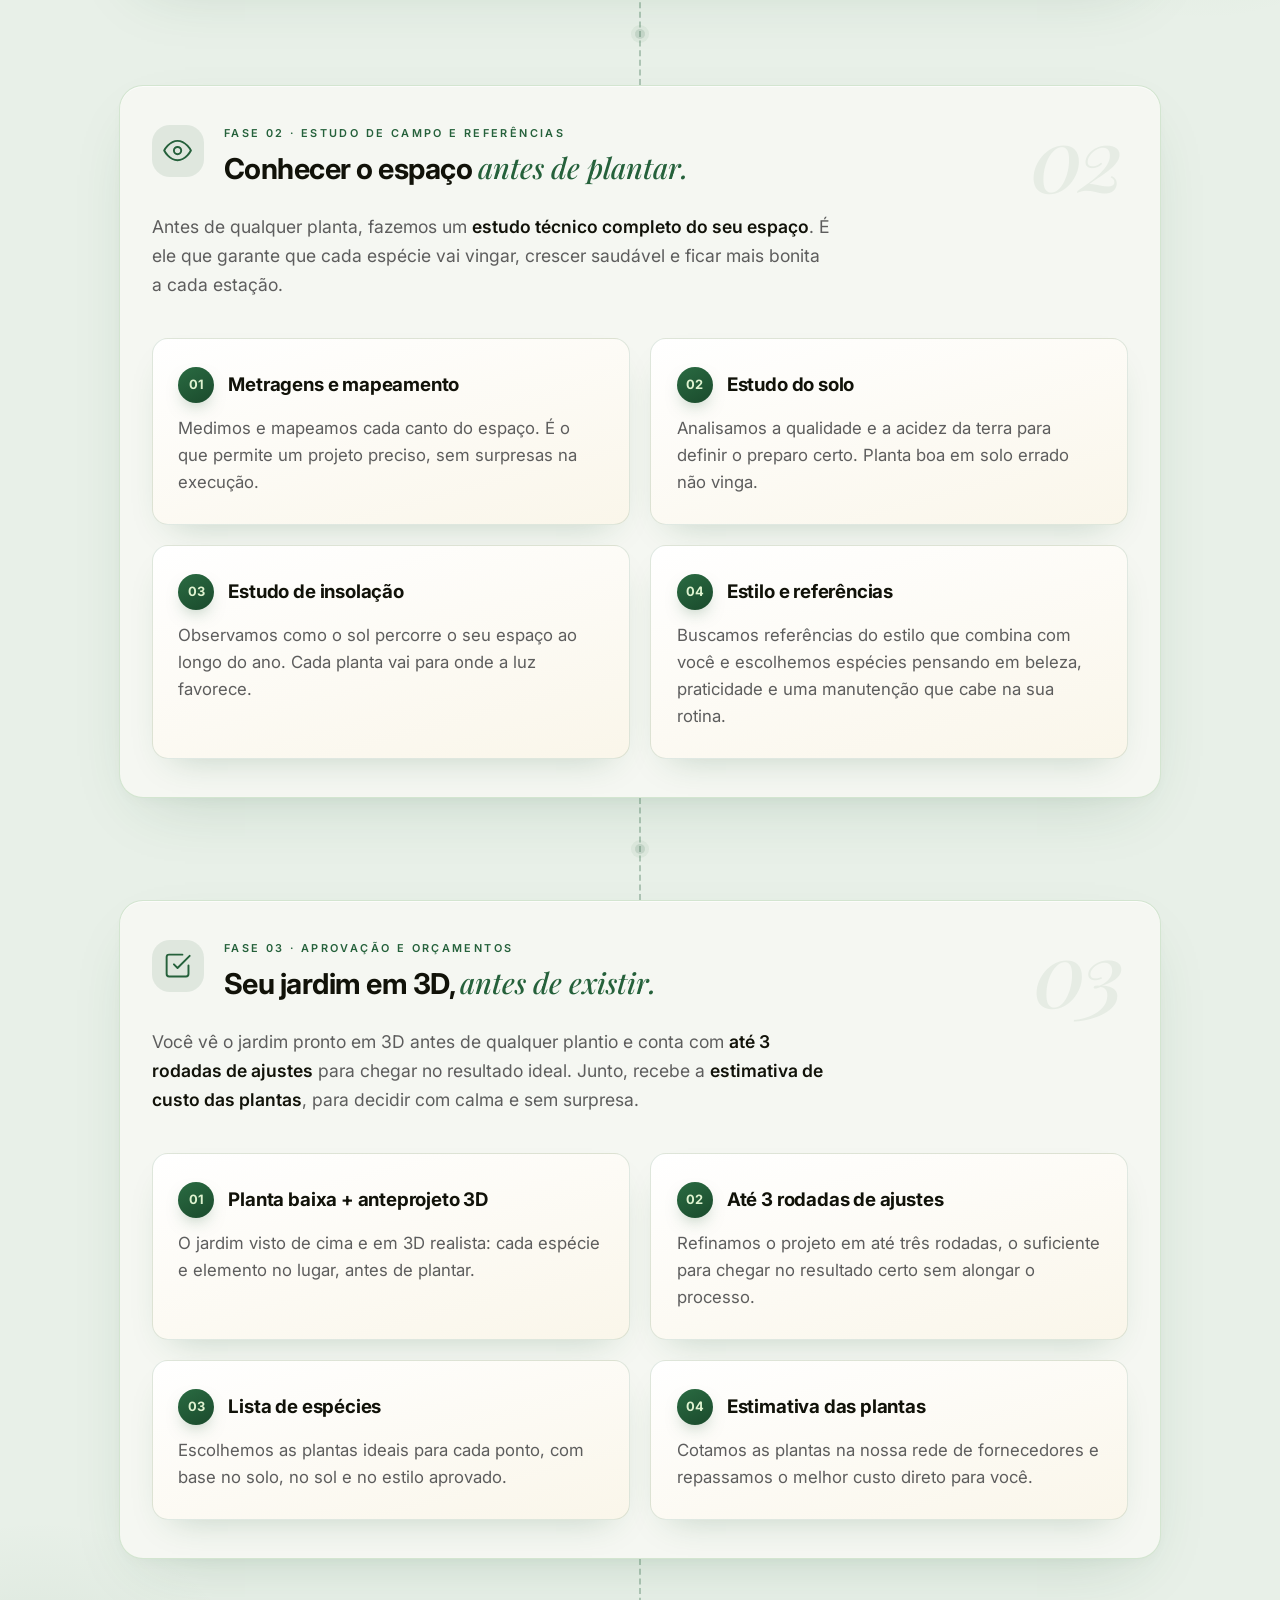
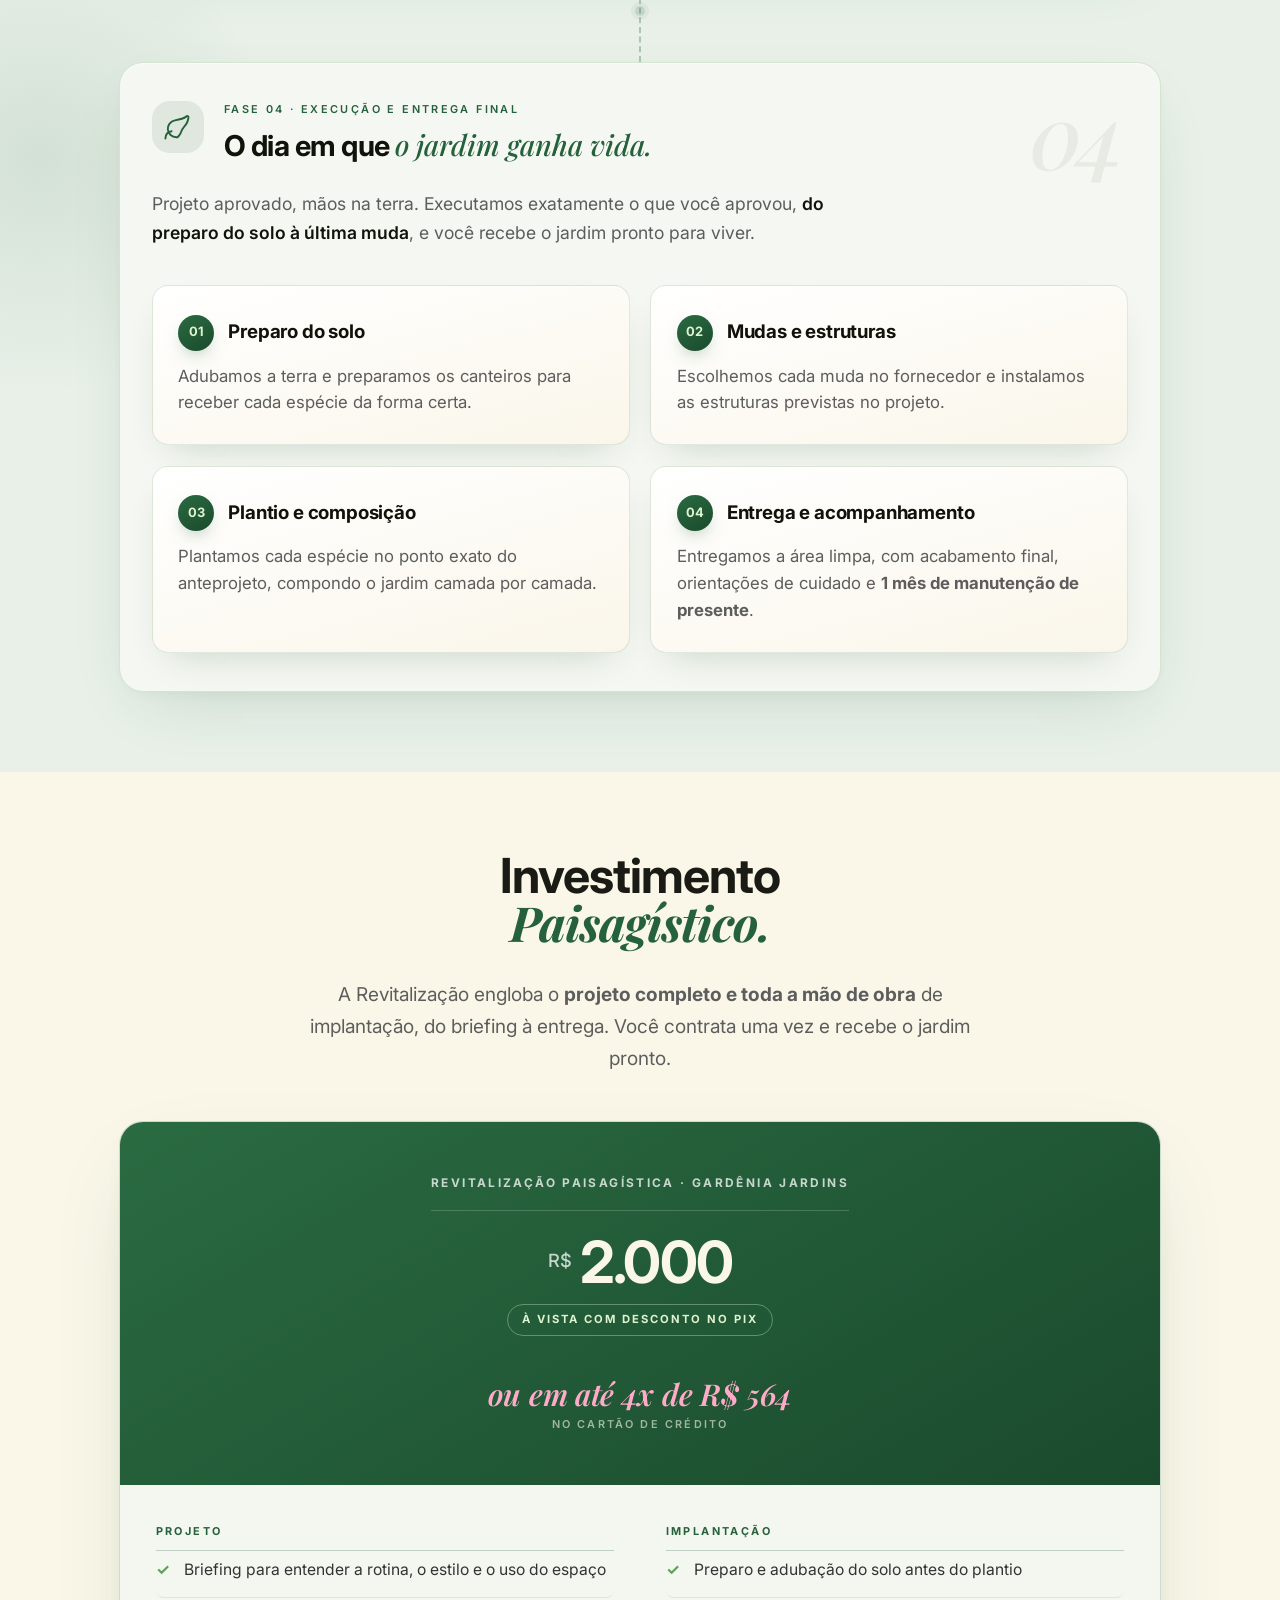
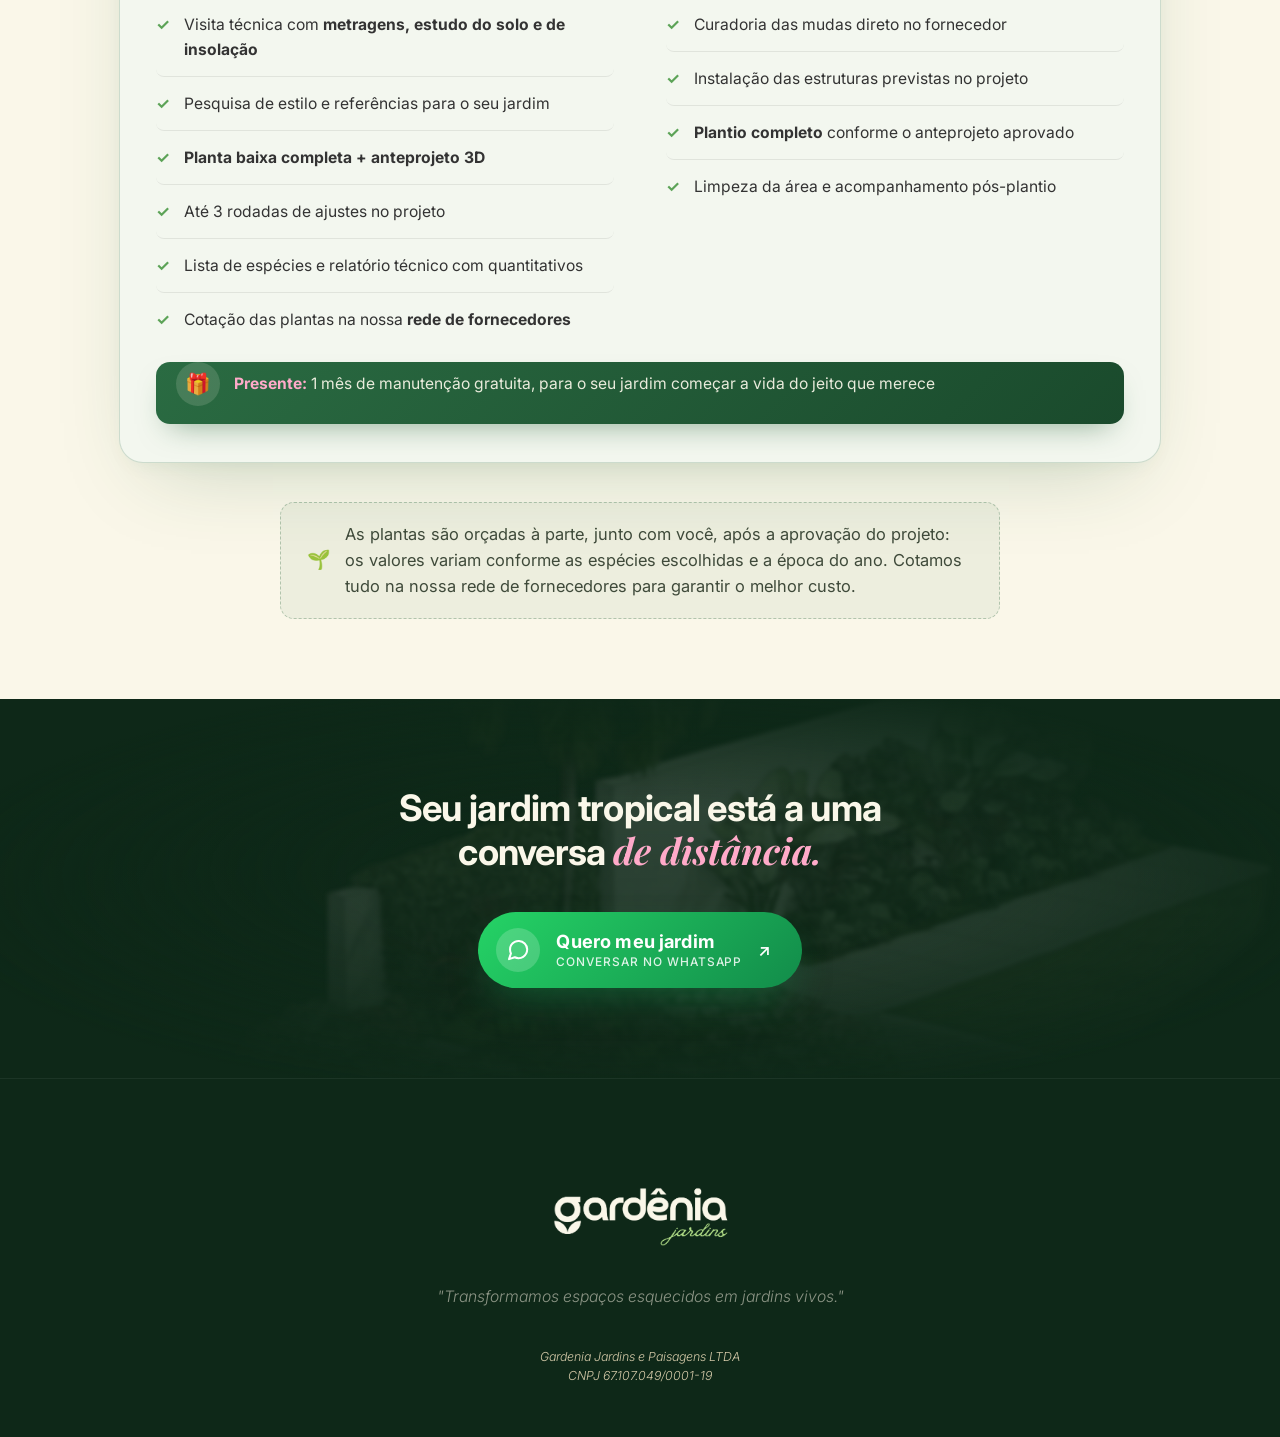
<file: conceicao-proposta/index.html>
<!DOCTYPE html>
<html lang="pt-BR">
<head>
<meta charset="UTF-8">
<meta name="viewport" content="width=device-width, initial-scale=1.0, viewport-fit=cover">
<meta name="theme-color" content="#FAF7E8">
<meta name="color-scheme" content="light">
<meta name="format-detection" content="telephone=no">

<title>Proposta Paisagística — Conceição | Gardênia Jardins</title>
<meta name="description" content="Proposta paisagística residencial da Gardênia Jardins para Conceição. Jardim tropical feito sob medida — Pirassununga, SP.">
<meta name="author" content="Gardênia Jardins">

<!-- Open Graph / preview -->
<meta property="og:type" content="website">
<meta property="og:locale" content="pt_BR">
<meta property="og:site_name" content="Gardênia Jardins">
<meta property="og:title" content="Proposta Paisagística — Conceição">
<meta property="og:description" content="Jardim tropical feito sob medida. Revitalização paisagística com anteprojeto 3D, planta baixa e implantação completa.">
<meta property="og:image" content="https://conceicao.gardeniajardins.com.br/images/Gardenia_Hero.png">
<meta property="og:image:alt" content="Proposta de revitalização paisagística — Pirassununga">
<meta property="og:image:width" content="1672">
<meta property="og:image:height" content="941">

<!-- Twitter -->
<meta name="twitter:card" content="summary_large_image">
<meta name="twitter:title" content="Proposta Paisagística — Conceição">
<meta name="twitter:description" content="Jardim tropical feito sob medida — Pirassununga, SP.">
<meta name="twitter:image" content="https://conceicao.gardeniajardins.com.br/images/Gardenia_Hero.png">

<!-- Fonts -->
<link rel="preconnect" href="https://fonts.googleapis.com">
<link rel="preconnect" href="https://fonts.gstatic.com" crossorigin>
<link href="https://fonts.googleapis.com/css2?family=Playfair+Display:ital,wght@0,400;0,500;0,600;0,700;1,400;1,500;1,600;1,700&family=Inter:wght@300;400;500;600;700&display=swap" rel="stylesheet">

<!-- Hero preload to win LCP -->
<link rel="preload" as="image" href="images/Gardenia_Hero.png" fetchpriority="high">

<!-- Styles -->
<link rel="stylesheet" href="styles.css">

<!-- Behavior -->
<script>document.documentElement.classList.add('js');</script>
<script src="script.js" defer></script>
</head>
<body>

<!-- Atmosphere layers -->
<div class="grain" aria-hidden="true"></div>
<div class="prog" id="prog" aria-hidden="true"></div>
<div class="cursor-ring" id="cur-ring" aria-hidden="true"></div>
<div class="cursor-dot" id="cur-dot" aria-hidden="true"></div>

<!-- NAV -->
<nav id="nav">
  <div class="nav-inner">
    <a class="n-logo" href="#top" aria-label="Gardênia Jardins">
      <img src="images/logo.png" alt="Gardênia Jardins" width="160" height="80">
    </a>
    <div class="n-ref">Proposta Paisagística · 2026</div>
  </div>
</nav>

<!-- ══ HERO EDITORIAL ══════════════════════════════════════ -->
<div class="hero">
  <div class="hero-left">
    <div class="hero-top">
      <h1 class="hero-h1" data-reveal-lines>
        <span class="line"><span class="line-inner">Seu refúgio começa</span></span>
        <span class="line"><span class="line-inner"><em>do lado de fora.</em></span></span>
      </h1>
      <p class="hero-deck">
        <strong>Verde, sombra e vida, com técnica por trás de cada escolha.</strong> Um jardim tropical desenhado a partir do estudo do seu espaço, do solo e da luz, e entregue pronto por quem projeta e executa.
      </p>
    </div>
    <div class="hero-bottom">
      <div class="hero-client-block">
        <div class="hero-for">Proposta elaborada para</div>
        <div class="hero-client-name">Conceição</div>
        <div class="hero-client-sub">Pirassununga · SP · Julho de 2026</div>
      </div>
    </div>
  </div>
  <div class="hero-right">
    <img loading="eager" decoding="async" fetchpriority="high" src="images/Gardenia_Hero.png" alt="Proposta de revitalização paisagística">
    <div class="hero-img-caption">Imagem de projeto já executado <span class="cap-l2">pela Gardênia Jardins</span></div>
  </div>
</div>

<!-- ══ MARQUEE ══════════════════════════════════════════ -->
<div class="mq">
  <div class="mq-track">
    <div class="mq-item">Conceição • Pirassununga • Gardênia Jardins</div>
    <div class="mq-item">Conceição • Pirassununga • Gardênia Jardins</div>
    <div class="mq-item">Conceição • Pirassununga • Gardênia Jardins</div>
    <div class="mq-item">Conceição • Pirassununga • Gardênia Jardins</div>
    <div class="mq-item">Conceição • Pirassununga • Gardênia Jardins</div>
    <div class="mq-item">Conceição • Pirassununga • Gardênia Jardins</div>
  </div>
</div>

<!-- ══ QUEM SOMOS ══════════════════════════════════════ -->
<section class="s s-white" id="cap-1">
  <div class="max">
    <div class="studio rv">
      <div class="studio-eyebrow">Gardênia Jardins</div>
      <h2 class="studio-title">
        <span>Não plantamos por plantar.</span>
        <span class="studio-em">Criamos paisagens vivas.</span>
      </h2>
      <blockquote class="studio-quote">
        <p>A Gardênia acredita que <em>cada jardim conta uma história</em>. Por isso unimos técnica e sensibilidade para criar espaços verdes que servem a quem vive neles, pensados para o dia a dia das pessoas e <em>bonitos por natureza</em>.</p>
      </blockquote>
      <div class="studio-cards">
        <div class="studio-card">
          <span class="studio-card-icon" aria-hidden="true">
            <svg viewBox="0 0 24 24" fill="none" stroke="currentColor" stroke-width="1.5" stroke-linecap="round" stroke-linejoin="round"><path d="M11 20A7 7 0 0 1 9.8 6.1C15.5 5 17 4.48 19.2 2.96a1 1 0 0 1 1.8.66 12.78 12.78 0 0 1-3.65 7.78c-1.66 1.66-2.32 3.62-3.07 5.71L13 19l-1 1z"/><path d="M2 21c0-3 1.85-5.36 5.08-6"/></svg>
          </span>
          <div class="studio-card-label">Projeto sob medida</div>
          <p class="studio-card-text">Cada residência tem seu ritmo. Escutamos antes de desenhar, e desenhamos antes de plantar.</p>
        </div>
        <div class="studio-card">
          <span class="studio-card-icon" aria-hidden="true">
            <svg viewBox="0 0 24 24" fill="none" stroke="currentColor" stroke-width="1.5" stroke-linecap="round" stroke-linejoin="round"><path d="m3 17 6-6 4 4 8-8"/><path d="M14 7h7v7"/></svg>
          </span>
          <div class="studio-card-label">Jardim que amadurece</div>
          <p class="studio-card-text">Pensamos no jardim que você terá daqui a um ano, dois, cinco. Beleza que cresce com o tempo.</p>
        </div>
        <div class="studio-card">
          <span class="studio-card-icon" aria-hidden="true">
            <svg viewBox="0 0 24 24" fill="none" stroke="currentColor" stroke-width="1.5" stroke-linecap="round" stroke-linejoin="round"><circle cx="12" cy="12" r="10"/><path d="M2 12h20"/><path d="M12 2a15.3 15.3 0 0 1 4 10 15.3 15.3 0 0 1-4 10 15.3 15.3 0 0 1-4-10 15.3 15.3 0 0 1 4-10z"/></svg>
          </span>
          <div class="studio-card-label">Raízes locais, olhar global</div>
          <p class="studio-card-text">Experiência em paisagismo sustentável construída em Londres, aplicada com o conhecimento de quem entende o clima e as plantas de Pirassununga.</p>
        </div>
      </div>
    </div>
  </div>
</section>

<!-- ══ TRANSICAO ══════════════════════════════════════ -->
<div class="img-transicao">
  <picture>
    <source media="(min-width: 901px)" srcset="images/Gardenia_Transicao.png">
    <img loading="lazy" decoding="async" src="images/Gardenia_Transicao.png" alt="Composição paisagística tropical">
  </picture>
</div>

<!-- ══ CONCEITO — DARK ════════════════════════════════ -->
<section class="s s-dark" id="cap-2">
  <div class="max">
    <div class="concept rv">
      <div class="concept-eyebrow">Conceito do Jardim</div>
      <h2 class="concept-title">
        <span>Tropical por natureza.</span>
        <span class="concept-em">Vivo em cada detalhe.</span>
      </h2>
      <div class="concept-divider"></div>
      <div class="concept-grid">
        <div class="concept-text">
          <p class="concept-p">Uma linguagem que traduz a exuberância do jardim tropical em serenidade. Folhagens densas, texturas variadas e camadas de verde que criam profundidade e acolhimento.</p>
          <p class="concept-p">As espécies serão definidas depois do estudo do seu espaço e da aprovação do projeto, com <strong>critério técnico e sensibilidade estética</strong>. Assim, cada planta terá um motivo para estar exatamente onde está.</p>
          <p class="concept-p concept-result">O resultado: um jardim que parece que <em class="concept-emph">sempre esteve ali.</em></p>
        </div>
        <div class="concept-cards">
          <div class="concept-card">
            <span class="concept-card-icon" aria-hidden="true">
              <svg viewBox="0 0 24 24" fill="none" stroke="currentColor" stroke-width="1.5" stroke-linecap="round" stroke-linejoin="round"><path d="M5 22V12c0-3 1-7 2-9 1 2 2 6 2 9v10"/><path d="M12 22V8c0-4 1-6 2-8 1 2 2 4 2 8v14"/><path d="M19 22V14c0-2 1-5 1-7 0 2 1 5 1 7v8"/></svg>
            </span>
            <div class="concept-card-body">
              <div class="concept-card-label">Camadas de verde</div>
              <p class="concept-card-text">Folhagens em alturas variadas que criam <em>profundidade e movimento</em>, como um jardim que respira.</p>
            </div>
          </div>
          <div class="concept-card">
            <span class="concept-card-icon" aria-hidden="true">
              <svg viewBox="0 0 24 24" fill="none" stroke="currentColor" stroke-width="1.5" stroke-linecap="round" stroke-linejoin="round"><path d="M7 20h10"/><path d="M12 20V10"/><path d="M9.5 14c-2-1-3.5-3-3.5-6 2.5 0 4.5 1.5 5 4"/><path d="M14.5 14c2-1 3.5-3 3.5-6-2.5 0-4.5 1.5-5 4"/></svg>
            </span>
            <div class="concept-card-body">
              <div class="concept-card-label">Texturas e volumes tropicais</div>
              <p class="concept-card-text">Plantas selecionadas uma a uma para criar uma composição <em>densa, rica e envolvente</em>.</p>
            </div>
          </div>
          <div class="concept-card">
            <span class="concept-card-icon" aria-hidden="true">
              <svg viewBox="0 0 24 24" fill="none" stroke="currentColor" stroke-width="1.5" stroke-linecap="round" stroke-linejoin="round"><path d="m3 9 9-7 9 7v11a2 2 0 0 1-2 2H5a2 2 0 0 1-2-2z"/><polyline points="9 22 9 12 15 12 15 22"/></svg>
            </span>
            <div class="concept-card-body">
              <div class="concept-card-label">Jardim que conversa com a casa</div>
              <p class="concept-card-text">Composição pensada para a arquitetura e o ritmo da sua residência, não um jardim genérico.</p>
            </div>
          </div>
          <div class="concept-card">
            <span class="concept-card-icon" aria-hidden="true">
              <svg viewBox="0 0 24 24" fill="none" stroke="currentColor" stroke-width="1.5" stroke-linecap="round" stroke-linejoin="round"><path d="m3 17 6-6 4 4 8-8"/><path d="M14 7h7v7"/></svg>
            </span>
            <div class="concept-card-body">
              <div class="concept-card-label">Beleza que evolui</div>
              <p class="concept-card-text">Um jardim tropical não fica pronto no dia da entrega. Ele <em>fica melhor a cada estação.</em></p>
            </div>
          </div>
        </div>
      </div>
    </div>
  </div>
</section>

<!-- ══ GALERIA ════════════════════════════════════════ -->
<div class="gal-wrap">
  <div class="gal-caption">Imagens de projeto já executado pela Gardênia Jardins</div>
  <div class="gal-grid gal-grid--3">
    <div class="gi h420">
      <img loading="lazy" decoding="async" src="images/galeria01.png" alt="Vista principal">
    </div>
    <div class="gi h420">
      <img loading="lazy" decoding="async" src="images/galeria02.png" alt="Composição lateral">
    </div>
    <div class="gi h420">
      <img loading="lazy" decoding="async" src="images/galeria03.png" alt="Detalhe do jardim">
    </div>
  </div>
</div>

<!-- ══ COMO FUNCIONA (timeline) ══════════════════════ -->
<section class="tl-section" id="cap-3">
  <div class="tl-deco tl-deco--a" aria-hidden="true"></div>
  <div class="tl-deco tl-deco--b" aria-hidden="true"></div>
  <div class="max">
    <div class="tl-head rv">
      <div class="tl-eyebrow">Como funciona</div>
      <h2 class="tl-title">
        <span>Revitalização Paisagística</span>
        <span class="tl-em">Gardênia Jardins.</span>
      </h2>
      <p class="tl-lead">A Revitalização acontece em <strong>quatro fases</strong>: briefing, estudo do espaço, aprovação do projeto e execução. Você acompanha cada uma delas até a entrega do jardim pronto.</p>
    </div>

    <!-- FASE 01 — Briefing -->
    <article class="tl-card rv">
      <div class="tl-card-wm" aria-hidden="true">01</div>
      <header class="tl-card-head">
        <span class="tl-card-icon" aria-hidden="true">
          <svg viewBox="0 0 24 24" fill="none" stroke="currentColor" stroke-width="1.6" stroke-linecap="round" stroke-linejoin="round"><path d="M21 15a2 2 0 0 1-2 2H7l-4 4V5a2 2 0 0 1 2-2h14a2 2 0 0 1 2 2z"/></svg>
        </span>
        <div class="tl-card-meta">
          <div class="tl-card-label">Fase 01 · Briefing Inicial</div>
          <h3 class="tl-card-title">Tudo começa <em>com uma boa conversa.</em></h3>
        </div>
      </header>
      <p class="tl-card-desc">O briefing é onde o jardim começa: entendemos <strong>como o espaço é usado</strong>, a rotina da casa, o estilo que agrada e o nível de manutenção que cabe no seu dia a dia. Com isso, definimos o que é viável para o local antes de qualquer desenho.</p>
    </article>

    <div class="tl-connector" aria-hidden="true"></div>

    <!-- FASE 02 — Estudo de campo -->
    <article class="tl-card rv">
      <div class="tl-card-wm" aria-hidden="true">02</div>
      <header class="tl-card-head">
        <span class="tl-card-icon" aria-hidden="true">
          <svg viewBox="0 0 24 24" fill="none" stroke="currentColor" stroke-width="1.6" stroke-linecap="round" stroke-linejoin="round"><path d="M1 12s4-8 11-8 11 8 11 8-4 8-11 8-11-8-11-8z"/><circle cx="12" cy="12" r="3"/></svg>
        </span>
        <div class="tl-card-meta">
          <div class="tl-card-label">Fase 02 · Estudo de Campo e Referências</div>
          <h3 class="tl-card-title">Conhecer o espaço <em>antes de plantar.</em></h3>
        </div>
      </header>
      <p class="tl-card-desc">Antes de qualquer planta, fazemos um <strong>estudo técnico completo do seu espaço</strong>. É ele que garante que cada espécie vai vingar, crescer saudável e ficar mais bonita a cada estação.</p>
      <div class="tl-subcards tl-subcards--4">
        <div class="tl-subcard">
          <div class="tl-subcard-head"><span class="tl-subcard-n">01</span><div class="tl-subcard-title">Metragens e mapeamento</div></div>
          <p class="tl-subcard-text">Medimos e mapeamos cada canto do espaço. É o que permite um projeto preciso, sem surpresas na execução.</p>
        </div>
        <div class="tl-subcard">
          <div class="tl-subcard-head"><span class="tl-subcard-n">02</span><div class="tl-subcard-title">Estudo do solo</div></div>
          <p class="tl-subcard-text">Analisamos a qualidade e a acidez da terra para definir o preparo certo. Planta boa em solo errado não vinga.</p>
        </div>
        <div class="tl-subcard">
          <div class="tl-subcard-head"><span class="tl-subcard-n">03</span><div class="tl-subcard-title">Estudo de insolação</div></div>
          <p class="tl-subcard-text">Observamos como o sol percorre o seu espaço ao longo do ano. Cada planta vai para onde a luz favorece.</p>
        </div>
        <div class="tl-subcard">
          <div class="tl-subcard-head"><span class="tl-subcard-n">04</span><div class="tl-subcard-title">Estilo e referências</div></div>
          <p class="tl-subcard-text">Buscamos referências do estilo que combina com você e escolhemos espécies pensando em beleza, praticidade e uma manutenção que cabe na sua rotina.</p>
        </div>
      </div>
    </article>

    <div class="tl-connector" aria-hidden="true"></div>

    <!-- FASE 03 — Aprovação e orçamentos -->
    <article class="tl-card rv">
      <div class="tl-card-wm" aria-hidden="true">03</div>
      <header class="tl-card-head">
        <span class="tl-card-icon" aria-hidden="true">
          <svg viewBox="0 0 24 24" fill="none" stroke="currentColor" stroke-width="1.6" stroke-linecap="round" stroke-linejoin="round"><path d="M9 11l3 3L22 4"/><path d="M21 12v7a2 2 0 0 1-2 2H5a2 2 0 0 1-2-2V5a2 2 0 0 1 2-2h11"/></svg>
        </span>
        <div class="tl-card-meta">
          <div class="tl-card-label">Fase 03 · Aprovação e Orçamentos</div>
          <h3 class="tl-card-title">Seu jardim em 3D, <em>antes de existir.</em></h3>
        </div>
      </header>
      <p class="tl-card-desc">Você vê o jardim pronto em 3D antes de qualquer plantio e conta com <strong>até 3 rodadas de ajustes</strong> para chegar no resultado ideal. Junto, recebe a <strong>estimativa de custo das plantas</strong>, para decidir com calma e sem surpresa.</p>
      <div class="tl-subcards tl-subcards--4">
        <div class="tl-subcard">
          <div class="tl-subcard-head"><span class="tl-subcard-n">01</span><div class="tl-subcard-title">Planta baixa + anteprojeto 3D</div></div>
          <p class="tl-subcard-text">O jardim visto de cima e em 3D realista: cada espécie e elemento no lugar, antes de plantar.</p>
        </div>
        <div class="tl-subcard">
          <div class="tl-subcard-head"><span class="tl-subcard-n">02</span><div class="tl-subcard-title">Até 3 rodadas de ajustes</div></div>
          <p class="tl-subcard-text">Refinamos o projeto em até três rodadas, o suficiente para chegar no resultado certo sem alongar o processo.</p>
        </div>
        <div class="tl-subcard">
          <div class="tl-subcard-head"><span class="tl-subcard-n">03</span><div class="tl-subcard-title">Lista de espécies</div></div>
          <p class="tl-subcard-text">Escolhemos as plantas ideais para cada ponto, com base no solo, no sol e no estilo aprovado.</p>
        </div>
        <div class="tl-subcard">
          <div class="tl-subcard-head"><span class="tl-subcard-n">04</span><div class="tl-subcard-title">Estimativa das plantas</div></div>
          <p class="tl-subcard-text">Cotamos as plantas na nossa rede de fornecedores e repassamos o melhor custo direto para você.</p>
        </div>
      </div>
    </article>

    <div class="tl-connector" aria-hidden="true"></div>

    <!-- FASE 04 — Execução e entrega -->
    <article class="tl-card rv">
      <div class="tl-card-wm" aria-hidden="true">04</div>
      <header class="tl-card-head">
        <span class="tl-card-icon" aria-hidden="true">
          <svg viewBox="0 0 24 24" fill="none" stroke="currentColor" stroke-width="1.6" stroke-linecap="round" stroke-linejoin="round"><path d="M11 20A7 7 0 0 1 9.8 6.1C15.5 5 17 4.48 19.2 2.96a1 1 0 0 1 1.8.66 12.78 12.78 0 0 1-3.65 7.78c-1.66 1.66-2.32 3.62-3.07 5.71L13 19l-1 1z"/><path d="M2 21c0-3 1.85-5.36 5.08-6"/></svg>
        </span>
        <div class="tl-card-meta">
          <div class="tl-card-label">Fase 04 · Execução e Entrega Final</div>
          <h3 class="tl-card-title">O dia em que <em>o jardim ganha vida.</em></h3>
        </div>
      </header>
      <p class="tl-card-desc">Projeto aprovado, mãos na terra. Executamos exatamente o que você aprovou, <strong>do preparo do solo à última muda</strong>, e você recebe o jardim pronto para viver.</p>
      <div class="tl-subcards tl-subcards--4">
        <div class="tl-subcard">
          <div class="tl-subcard-head"><span class="tl-subcard-n">01</span><div class="tl-subcard-title">Preparo do solo</div></div>
          <p class="tl-subcard-text">Adubamos a terra e preparamos os canteiros para receber cada espécie da forma certa.</p>
        </div>
        <div class="tl-subcard">
          <div class="tl-subcard-head"><span class="tl-subcard-n">02</span><div class="tl-subcard-title">Mudas e estruturas</div></div>
          <p class="tl-subcard-text">Escolhemos cada muda no fornecedor e instalamos as estruturas previstas no projeto.</p>
        </div>
        <div class="tl-subcard">
          <div class="tl-subcard-head"><span class="tl-subcard-n">03</span><div class="tl-subcard-title">Plantio e composição</div></div>
          <p class="tl-subcard-text">Plantamos cada espécie no ponto exato do anteprojeto, compondo o jardim camada por camada.</p>
        </div>
        <div class="tl-subcard">
          <div class="tl-subcard-head"><span class="tl-subcard-n">04</span><div class="tl-subcard-title">Entrega e acompanhamento</div></div>
          <p class="tl-subcard-text">Entregamos a área limpa, com acabamento final, orientações de cuidado e <strong>1 mês de manutenção de presente</strong>.</p>
        </div>
      </div>
    </article>
  </div>
</section>

<!-- ══ INVESTIMENTO ════════════════════════════════════ -->
<section class="s s-white" id="cap-6">
  <div class="max">
    <div class="invest-head rv">
      <h2 class="invest-head-title">
        <span>Investimento</span>
        <span class="invest-head-em">Paisagístico.</span>
      </h2>
      <p class="invest-head-sub">A Revitalização engloba o <strong>projeto completo e toda a mão de obra</strong> de implantação, do briefing à entrega. Você contrata uma vez e recebe o jardim pronto.</p>
    </div>

    <!-- CARD ÚNICO — Revitalização Paisagística -->
    <div class="invest-card rv">
      <div class="invest-grid">
        <div class="invest-price">
          <div class="invest-eyebrow">Revitalização Paisagística<span class="eb-dot"> · </span><span class="eb-l2">Gardênia Jardins</span></div>
          <div class="pricebox">
            <div class="pricebox-total"><span class="pb-cur">R$</span><span class="pb-big">2.000</span></div>
            <div class="pricebox-meta">à vista com desconto no Pix</div>
            <div class="pricebox-div"></div>
            <div class="pricebox-parc"><span class="parc-value">ou em até 4x de R$ 564</span><span class="parc-label">no cartão de crédito</span></div>
          </div>
        </div>
        <div class="invest-scope">
          <div class="scope-cols">
            <div class="scope-col">
              <div class="inv-col-title">Projeto</div>
              <ul class="invest-list">
                <li><span class="inv-ck">✓</span><span>Briefing para entender a rotina, o estilo e o uso do espaço</span></li>
                <li><span class="inv-ck">✓</span><span>Visita técnica com <strong>metragens, estudo do solo e de insolação</strong></span></li>
                <li><span class="inv-ck">✓</span><span>Pesquisa de estilo e referências para o seu jardim</span></li>
                <li><span class="inv-ck">✓</span><span><strong>Planta baixa completa + anteprojeto 3D</strong></span></li>
                <li><span class="inv-ck">✓</span><span>Até 3 rodadas de ajustes no projeto</span></li>
                <li><span class="inv-ck">✓</span><span>Lista de espécies e relatório técnico com quantitativos</span></li>
                <li><span class="inv-ck">✓</span><span>Cotação das plantas na nossa <strong>rede de fornecedores</strong></span></li>
              </ul>
            </div>
            <div class="scope-col">
              <div class="inv-col-title">Implantação</div>
              <ul class="invest-list">
                <li><span class="inv-ck">✓</span><span>Preparo e adubação do solo antes do plantio</span></li>
                <li><span class="inv-ck">✓</span><span>Curadoria das mudas direto no fornecedor</span></li>
                <li><span class="inv-ck">✓</span><span>Instalação das estruturas previstas no projeto</span></li>
                <li><span class="inv-ck">✓</span><span><strong>Plantio completo</strong> conforme o anteprojeto aprovado</span></li>
                <li><span class="inv-ck">✓</span><span>Limpeza da área e acompanhamento pós-plantio</span></li>
              </ul>
            </div>
          </div>
          <ul class="invest-list">
            <li class="inv-gift"><span class="gift-ico" aria-hidden="true">🎁</span><span><strong>Presente:</strong> 1 mês de manutenção gratuita, para o seu jardim começar a vida do jeito que merece</span></li>
          </ul>
        </div>
      </div>
    </div>

    <div class="invest-note rv">
      <span class="invest-note-ico" aria-hidden="true">🌱</span>
      <p>As plantas são orçadas à parte, junto com você, após a aprovação do projeto: os valores variam conforme as espécies escolhidas e a época do ano. Cotamos tudo na nossa rede de fornecedores para garantir o melhor custo.</p>
    </div>
  </div>
</section>

<!-- ══ CLOSING CTA ══════════════════════════════════ -->
<section class="closing-cta">
  <div class="closing-img-bg" aria-hidden="true">
    <img loading="lazy" decoding="async" src="images/Gardenia_Hero.png" alt="">
  </div>
  <div class="closing-inner rv">
    <h2 class="closing-title">Seu jardim tropical está a uma conversa <em style="color:#FFAAC9">de distância.</em></h2>
    <a class="cta-pill" href="https://wa.me/5519996029455?text=Ol%C3%A1%21%20Vim%20pela%20proposta%20paisag%C3%ADstica%20e%20gostaria%20de%20conversar." target="_blank" rel="noopener">
      <span class="cta-icon" aria-hidden="true">
        <svg viewBox="0 0 24 24" fill="none" stroke="currentColor" stroke-width="2" stroke-linecap="round" stroke-linejoin="round"><path d="M21 11.5a8.38 8.38 0 0 1-.9 3.8 8.5 8.5 0 0 1-7.6 4.7 8.38 8.38 0 0 1-3.8-.9L3 21l1.9-5.7a8.38 8.38 0 0 1-.9-3.8 8.5 8.5 0 0 1 4.7-7.6 8.38 8.38 0 0 1 3.8-.9h.5a8.48 8.48 0 0 1 8 8v.5z"/></svg>
      </span>
      <span class="cta-text">
        <span class="cta-main">Quero meu jardim</span>
        <span class="cta-sub">Conversar no WhatsApp</span>
      </span>
      <span class="cta-arrow" aria-hidden="true">↗</span>
    </a>
  </div>
</section>

<!-- ══ FOOTER ══════════════════════════════════════════ -->
<footer>
  <div class="ft-inner">
    <img class="ft-logo" src="images/logo-clara.png" alt="Gardênia Jardins">
    <p class="ft-quote">"Transformamos espaços esquecidos em jardins vivos."</p>
    <p class="ft-quote" style="font-size:.75rem;color:#D4C9A8;margin-top:12px">Gardenia Jardins e Paisagens LTDA<br>CNPJ 67.107.049/0001-19</p>
  </div>
</footer>
</body>
</html>
</file>
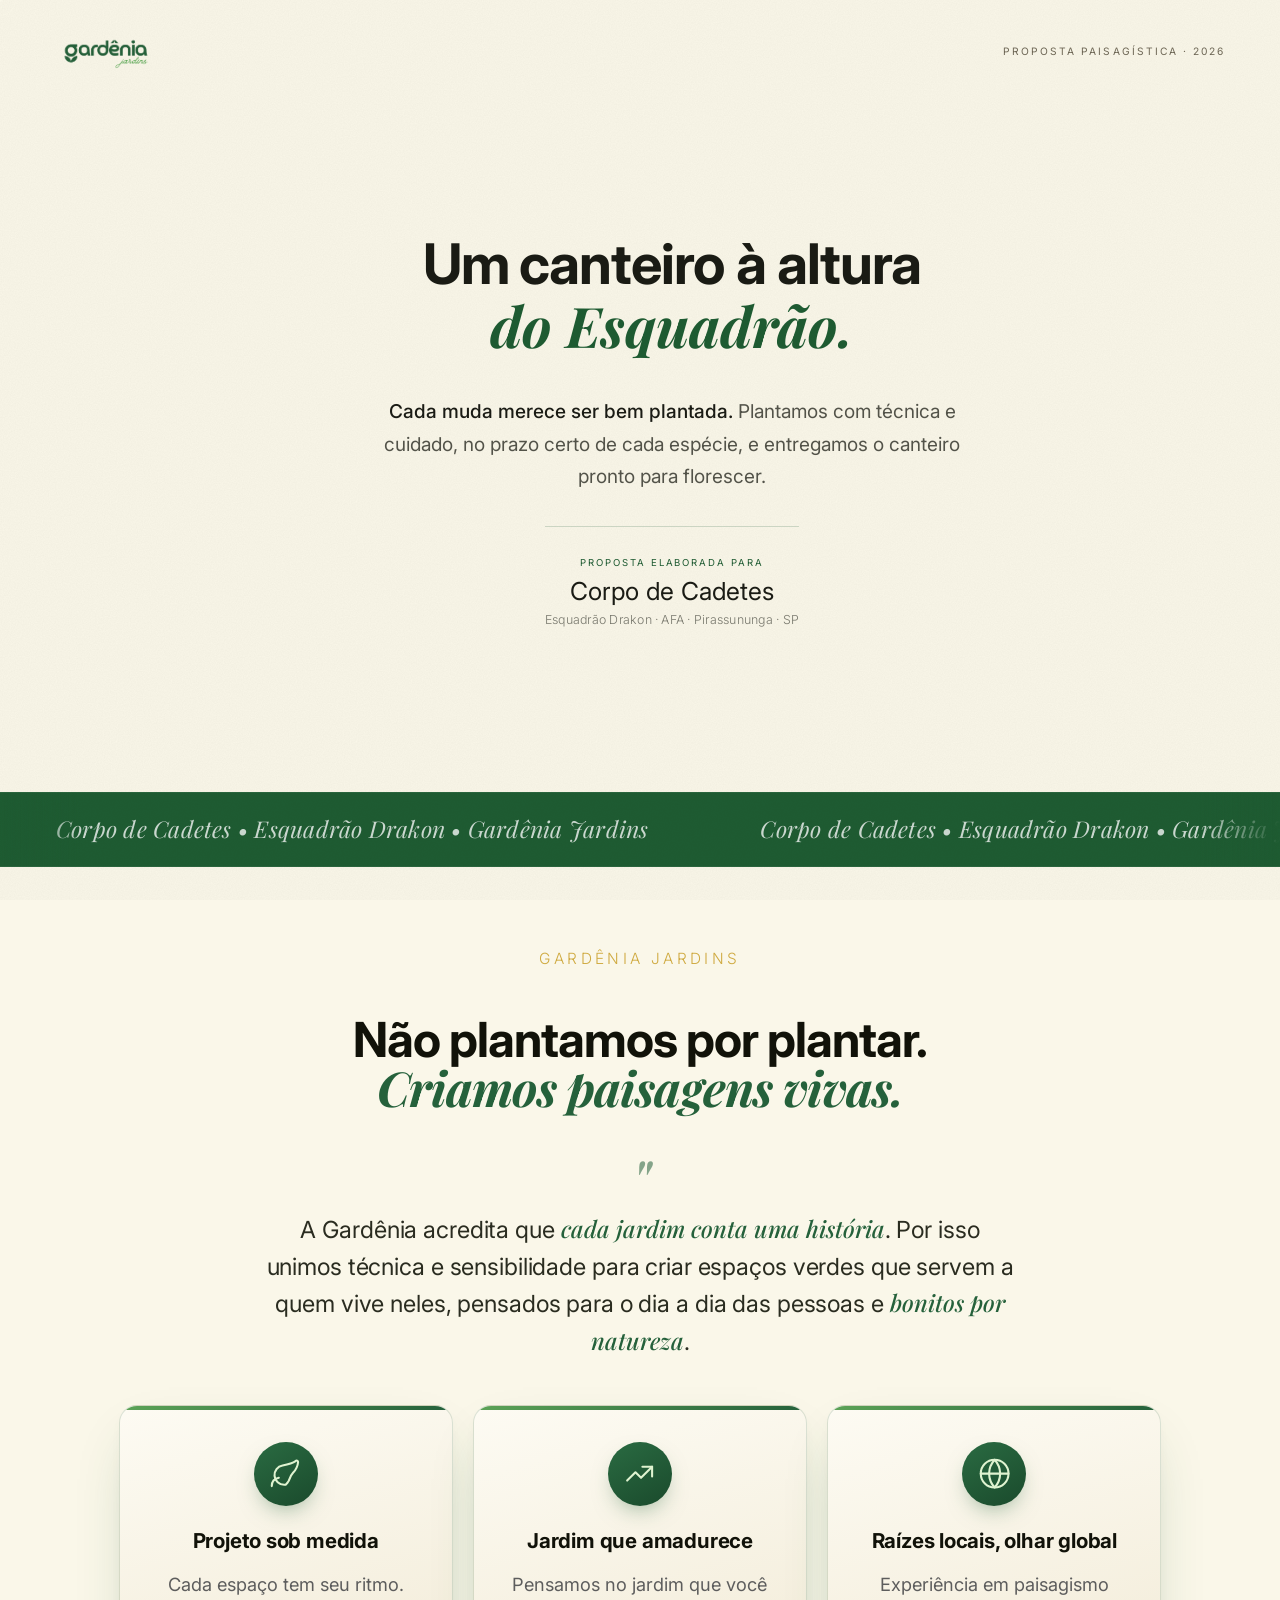
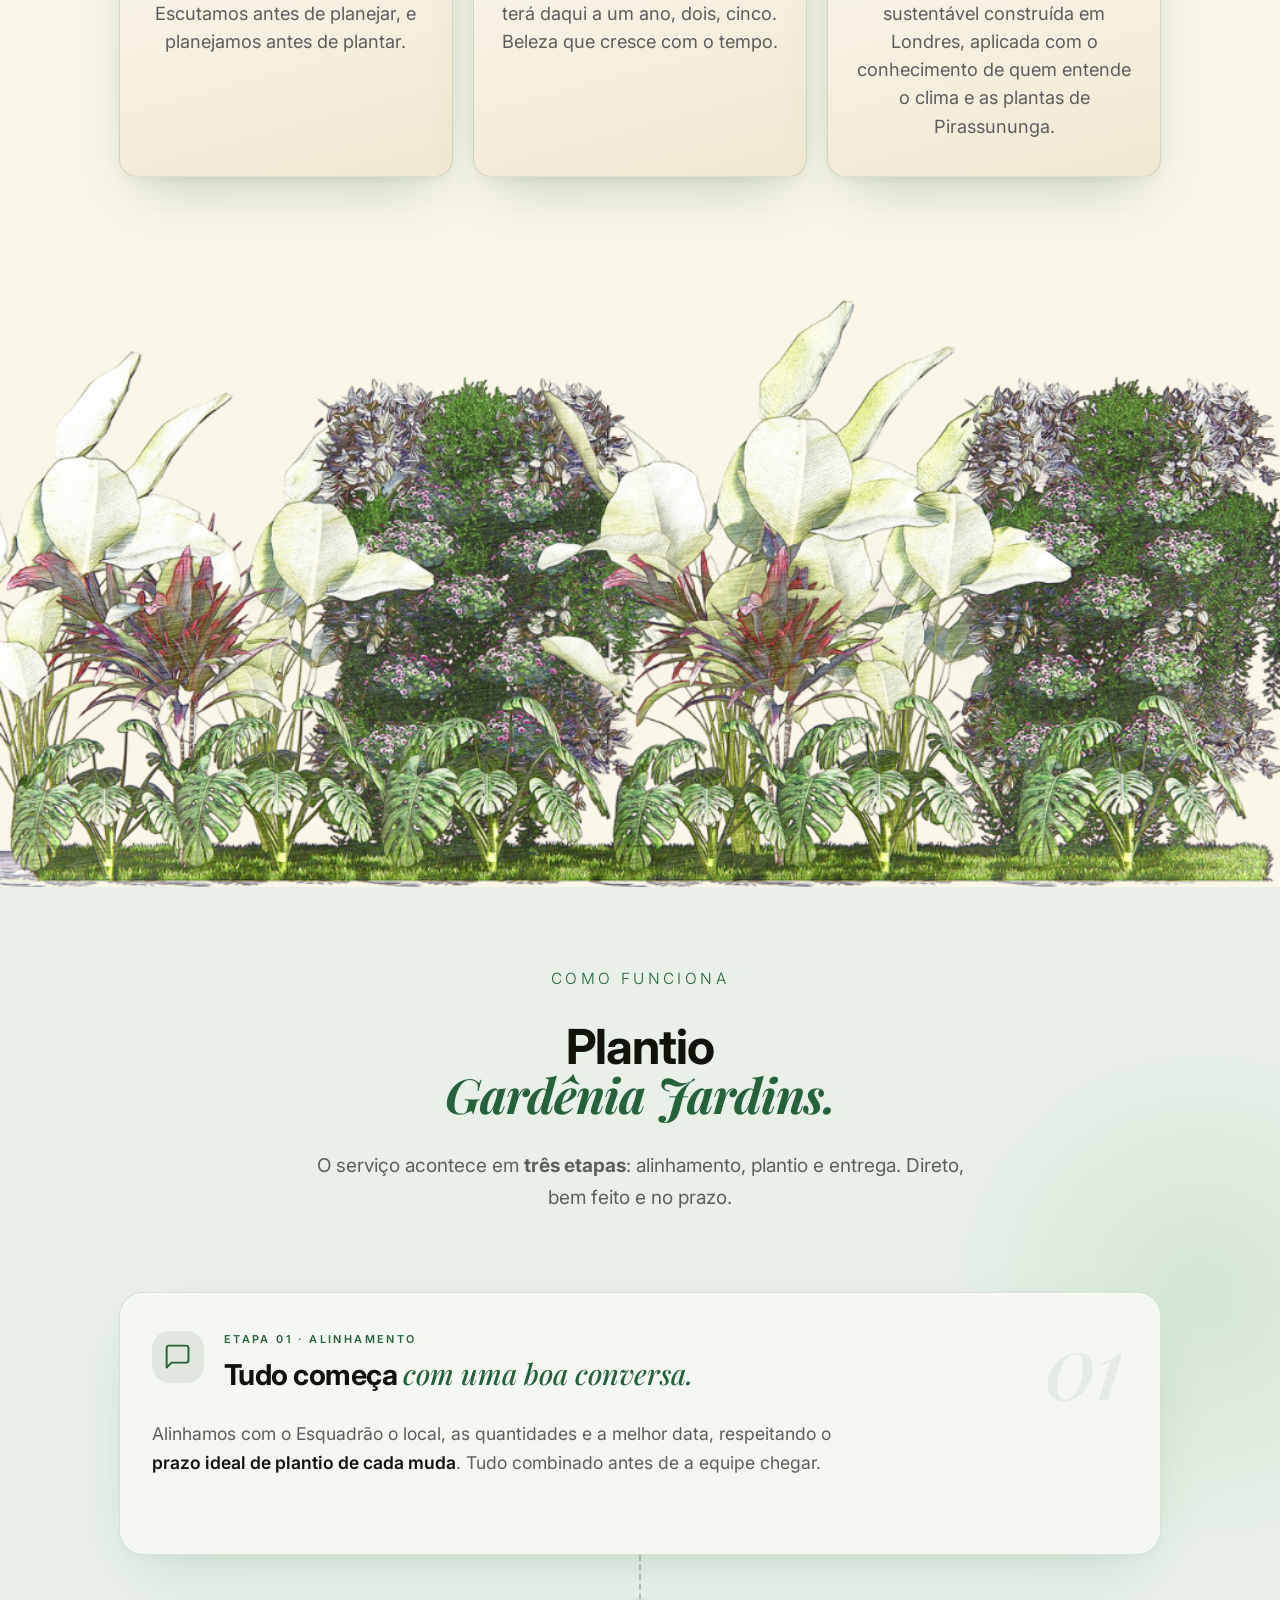
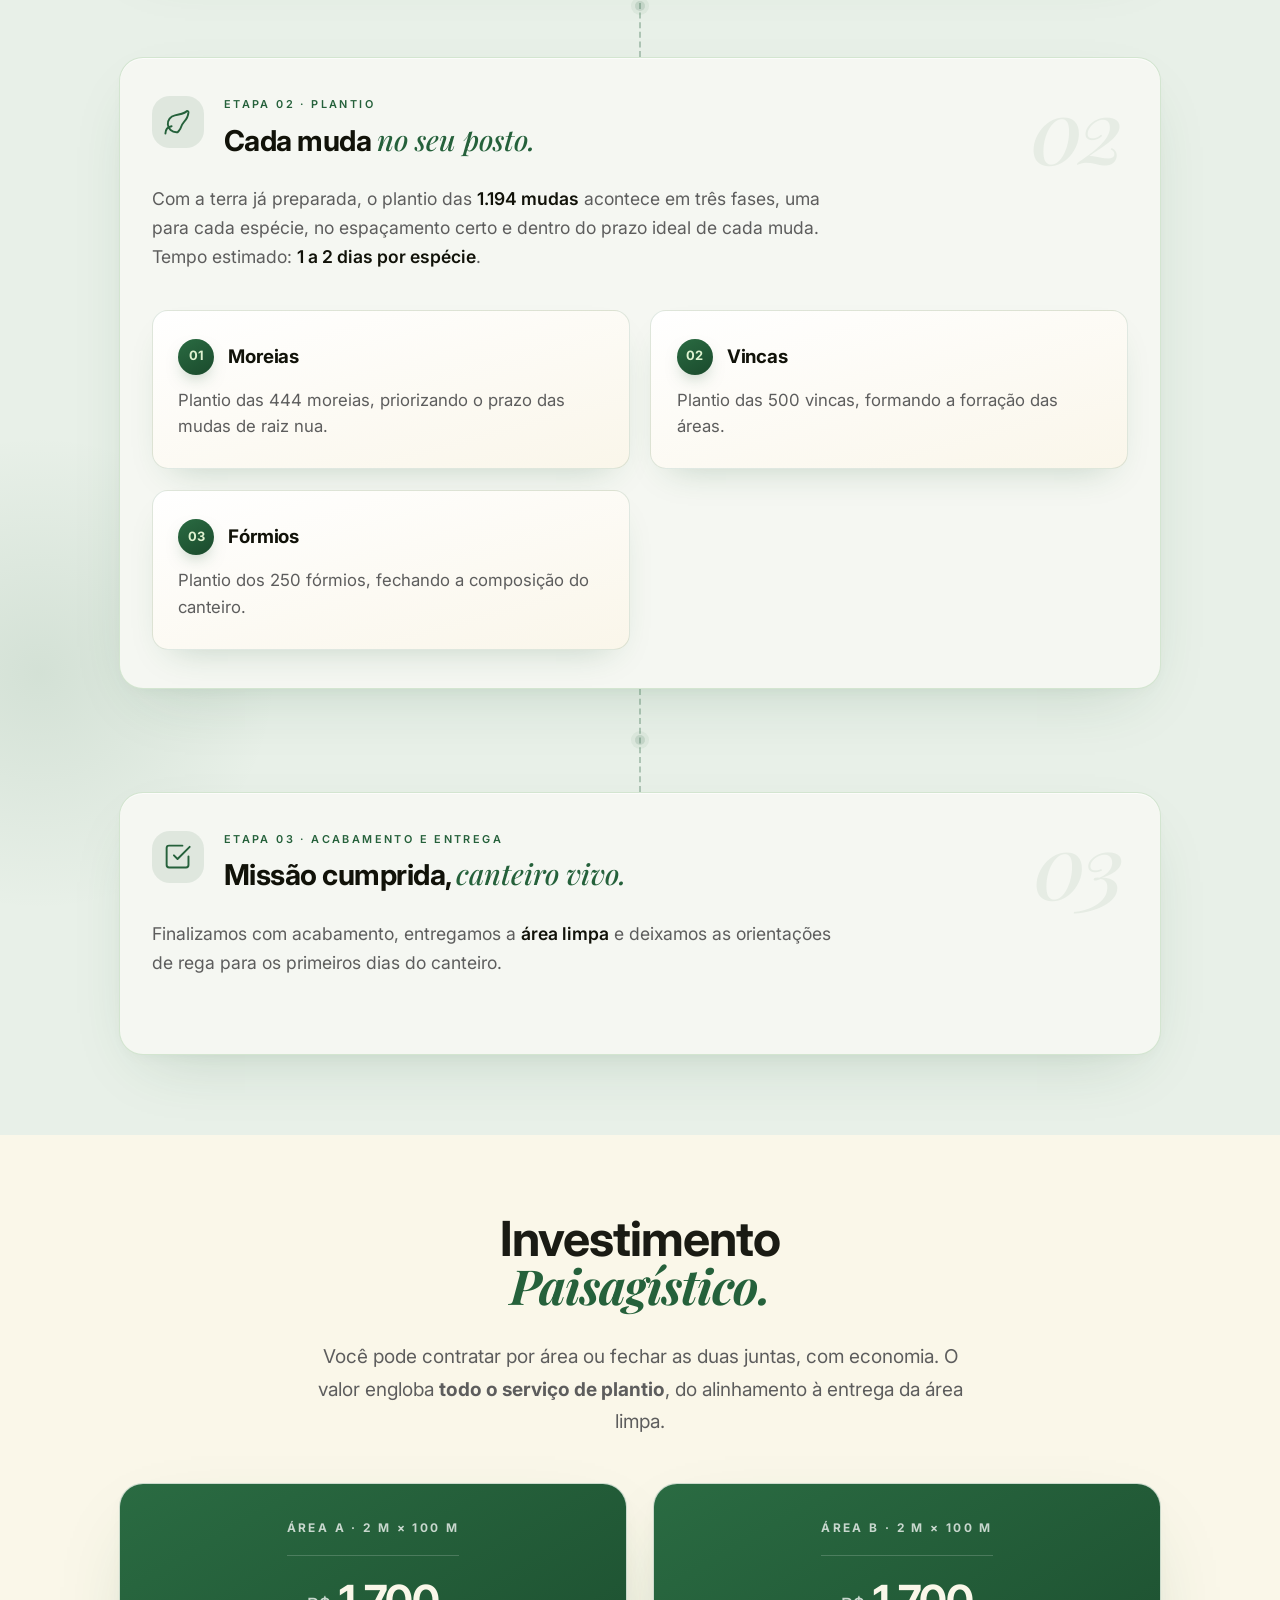
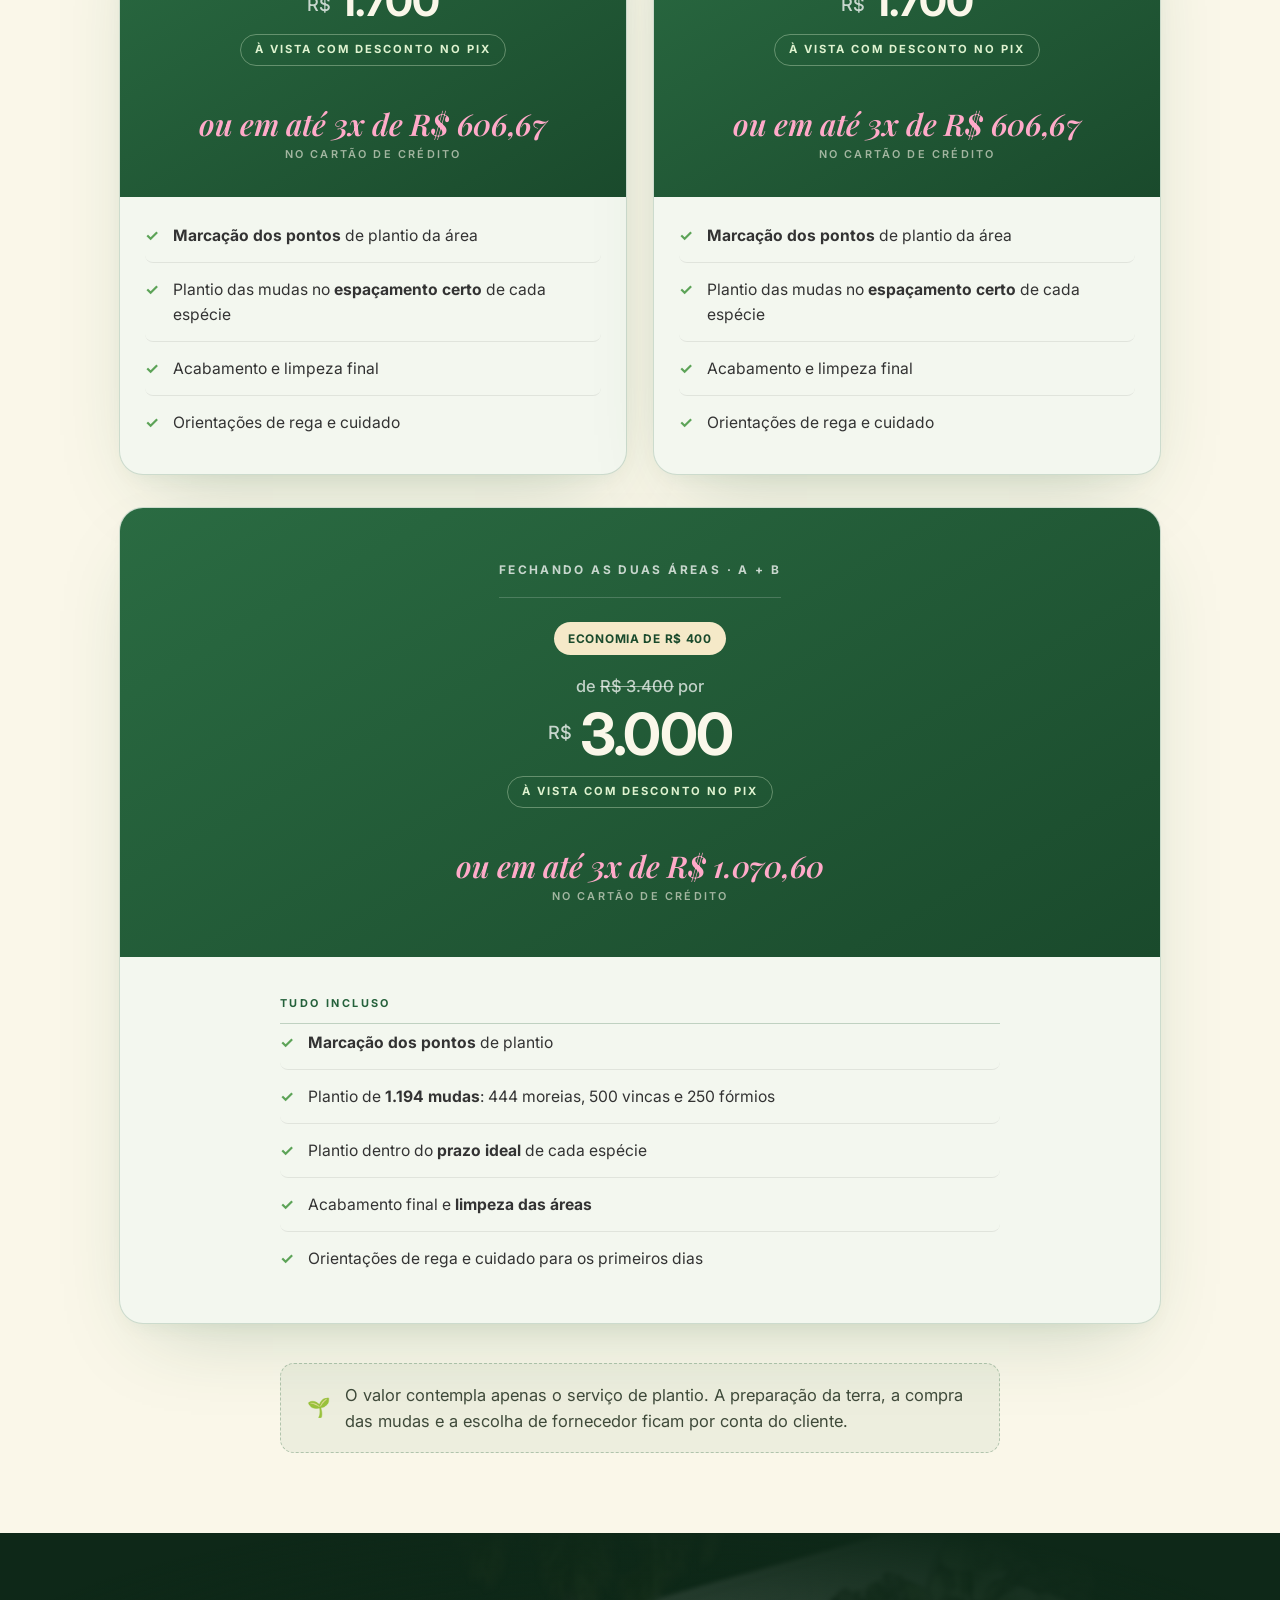
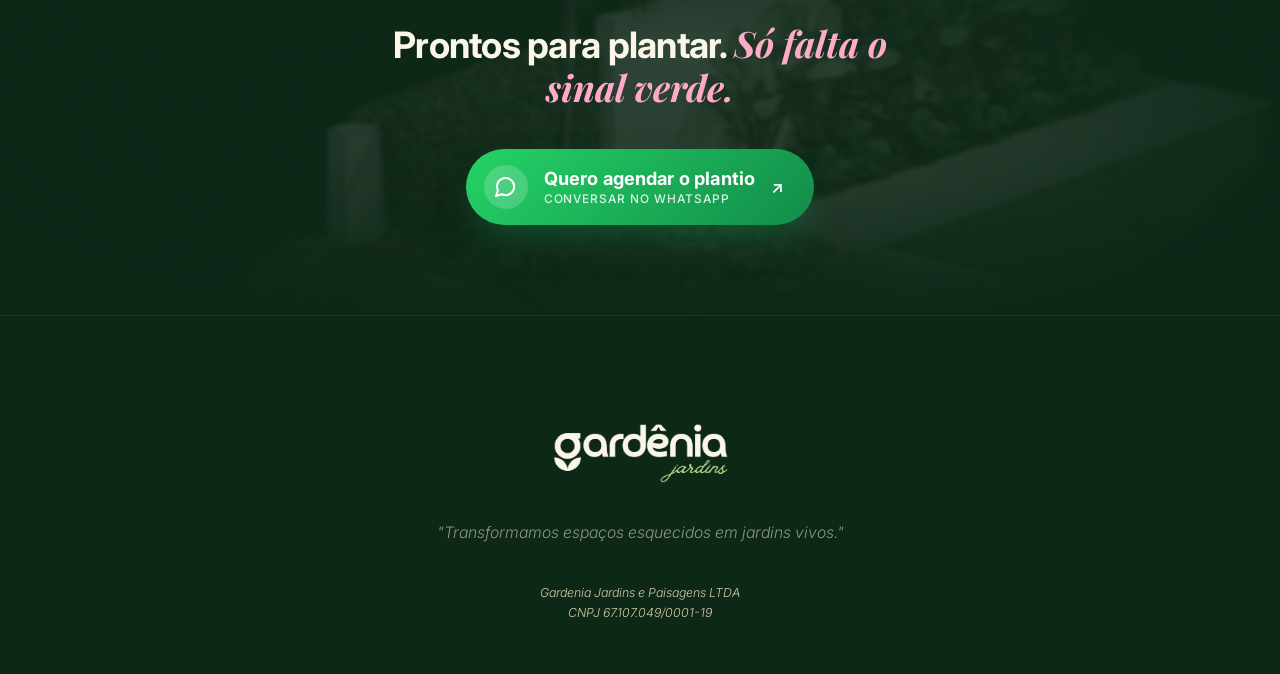
<file: esquadrao-proposta/index.html>
<!DOCTYPE html>
<html lang="pt-BR">
<head>
<meta charset="UTF-8">
<meta name="viewport" content="width=device-width, initial-scale=1.0, viewport-fit=cover">
<meta name="theme-color" content="#FAF7E8">
<meta name="color-scheme" content="light">
<meta name="format-detection" content="telephone=no">

<title>Proposta de Plantio — Corpo de Cadetes | Gardênia Jardins</title>
<meta name="description" content="Proposta de plantio da Gardênia Jardins para o Corpo de Cadetes · Esquadrão Drakon — Pirassununga, SP.">
<meta name="author" content="Gardênia Jardins">

<!-- Open Graph / preview -->
<meta property="og:type" content="website">
<meta property="og:locale" content="pt_BR">
<meta property="og:site_name" content="Gardênia Jardins">
<meta property="og:title" content="Proposta de Plantio — Corpo de Cadetes · Esquadrão Drakon">
<meta property="og:description" content="Serviço profissional de plantio para o Corpo de Cadetes · Esquadrão Drakon.">
<meta property="og:image" content="https://esquadrao.gardeniajardins.com.br/images/Gardenia_Hero.png">
<meta property="og:image:alt" content="Proposta de plantio — Corpo de Cadetes, Pirassununga">
<meta property="og:image:width" content="1672">
<meta property="og:image:height" content="941">

<!-- Twitter -->
<meta name="twitter:card" content="summary_large_image">
<meta name="twitter:title" content="Proposta de Plantio — Corpo de Cadetes · Esquadrão Drakon">
<meta name="twitter:description" content="Serviço profissional de plantio para o Corpo de Cadetes · Esquadrão Drakon.">
<meta name="twitter:image" content="https://esquadrao.gardeniajardins.com.br/images/Gardenia_Hero.png">

<!-- Fonts -->
<link rel="preconnect" href="https://fonts.googleapis.com">
<link rel="preconnect" href="https://fonts.gstatic.com" crossorigin>
<link href="https://fonts.googleapis.com/css2?family=Playfair+Display:ital,wght@0,400;0,500;0,600;0,700;1,400;1,500;1,600;1,700&family=Inter:wght@300;400;500;600;700&display=swap" rel="stylesheet">

<!-- Hero preload to win LCP -->
<link rel="preload" as="image" href="images/Gardenia_Hero.png" fetchpriority="high">

<!-- Styles -->
<link rel="stylesheet" href="styles.css">

<!-- Behavior -->
<script>document.documentElement.classList.add('js');</script>
<script src="script.js" defer></script>
</head>
<body>

<!-- Atmosphere layers -->
<div class="grain" aria-hidden="true"></div>
<div class="prog" id="prog" aria-hidden="true"></div>
<div class="cursor-ring" id="cur-ring" aria-hidden="true"></div>
<div class="cursor-dot" id="cur-dot" aria-hidden="true"></div>

<!-- NAV -->
<nav id="nav">
  <div class="nav-inner">
    <a class="n-logo" href="#top" aria-label="Gardênia Jardins">
      <img src="images/logo.png" alt="Gardênia Jardins" width="160" height="80">
    </a>
    <div class="n-ref">Proposta Paisagística · 2026</div>
  </div>
</nav>

<!-- ══ HERO EDITORIAL ══════════════════════════════════════ -->
<div class="hero">
  <div class="hero-left">
    <div class="hero-top">
      <h1 class="hero-h1" data-reveal-lines>
        <span class="line"><span class="line-inner">Um canteiro à altura</span></span>
        <span class="line"><span class="line-inner"><em>do Esquadrão.</em></span></span>
      </h1>
      <p class="hero-deck">
        <strong>Cada muda merece ser bem plantada.</strong> Plantamos com técnica e cuidado, no prazo certo de cada espécie, e entregamos o canteiro pronto para florescer.
      </p>
    </div>
    <div class="hero-bottom">
      <div class="hero-client-block">
        <div class="hero-for">Proposta elaborada para</div>
        <div class="hero-client-name">Corpo de Cadetes</div>
        <div class="hero-client-sub">Esquadrão Drakon · AFA · Pirassununga · SP</div>
      </div>
    </div>
  </div>

</div>

<!-- ══ MARQUEE ══════════════════════════════════════════ -->
<div class="mq">
  <div class="mq-track">
    <div class="mq-item">Corpo de Cadetes • Esquadrão Drakon • Gardênia Jardins</div>
    <div class="mq-item">Corpo de Cadetes • Esquadrão Drakon • Gardênia Jardins</div>
    <div class="mq-item">Corpo de Cadetes • Esquadrão Drakon • Gardênia Jardins</div>
    <div class="mq-item">Corpo de Cadetes • Esquadrão Drakon • Gardênia Jardins</div>
    <div class="mq-item">Corpo de Cadetes • Esquadrão Drakon • Gardênia Jardins</div>
    <div class="mq-item">Corpo de Cadetes • Esquadrão Drakon • Gardênia Jardins</div>
  </div>
</div>

<!-- ══ QUEM SOMOS ══════════════════════════════════════ -->
<section class="s s-white" id="cap-1">
  <div class="max">
    <div class="studio rv">
      <div class="studio-eyebrow">Gardênia Jardins</div>
      <h2 class="studio-title">
        <span>Não plantamos por plantar.</span>
        <span class="studio-em">Criamos paisagens vivas.</span>
      </h2>
      <blockquote class="studio-quote">
        <p>A Gardênia acredita que <em>cada jardim conta uma história</em>. Por isso unimos técnica e sensibilidade para criar espaços verdes que servem a quem vive neles, pensados para o dia a dia das pessoas e <em>bonitos por natureza</em>.</p>
      </blockquote>
      <div class="studio-cards">
        <div class="studio-card">
          <span class="studio-card-icon" aria-hidden="true">
            <svg viewBox="0 0 24 24" fill="none" stroke="currentColor" stroke-width="1.5" stroke-linecap="round" stroke-linejoin="round"><path d="M11 20A7 7 0 0 1 9.8 6.1C15.5 5 17 4.48 19.2 2.96a1 1 0 0 1 1.8.66 12.78 12.78 0 0 1-3.65 7.78c-1.66 1.66-2.32 3.62-3.07 5.71L13 19l-1 1z"/><path d="M2 21c0-3 1.85-5.36 5.08-6"/></svg>
          </span>
          <div class="studio-card-label">Projeto sob medida</div>
          <p class="studio-card-text">Cada espaço tem seu ritmo. Escutamos antes de planejar, e planejamos antes de plantar.</p>
        </div>
        <div class="studio-card">
          <span class="studio-card-icon" aria-hidden="true">
            <svg viewBox="0 0 24 24" fill="none" stroke="currentColor" stroke-width="1.5" stroke-linecap="round" stroke-linejoin="round"><path d="m3 17 6-6 4 4 8-8"/><path d="M14 7h7v7"/></svg>
          </span>
          <div class="studio-card-label">Jardim que amadurece</div>
          <p class="studio-card-text">Pensamos no jardim que você terá daqui a um ano, dois, cinco. Beleza que cresce com o tempo.</p>
        </div>
        <div class="studio-card">
          <span class="studio-card-icon" aria-hidden="true">
            <svg viewBox="0 0 24 24" fill="none" stroke="currentColor" stroke-width="1.5" stroke-linecap="round" stroke-linejoin="round"><circle cx="12" cy="12" r="10"/><path d="M2 12h20"/><path d="M12 2a15.3 15.3 0 0 1 4 10 15.3 15.3 0 0 1-4 10 15.3 15.3 0 0 1-4-10 15.3 15.3 0 0 1 4-10z"/></svg>
          </span>
          <div class="studio-card-label">Raízes locais, olhar global</div>
          <p class="studio-card-text">Experiência em paisagismo sustentável construída em Londres, aplicada com o conhecimento de quem entende o clima e as plantas de Pirassununga.</p>
        </div>
      </div>
    </div>
  </div>
</section>

<!-- ══ TRANSICAO ══════════════════════════════════════ -->
<div class="img-transicao">
  <picture>
    <source media="(min-width: 901px)" srcset="images/Gardenia_Transicao.png">
    <img loading="lazy" decoding="async" src="images/Gardenia_Transicao.png" alt="Composição paisagística tropical">
  </picture>
</div>

<!-- ══ COMO FUNCIONA (timeline) ══════════════════════ -->
<section class="tl-section" id="cap-3">
  <div class="tl-deco tl-deco--a" aria-hidden="true"></div>
  <div class="tl-deco tl-deco--b" aria-hidden="true"></div>
  <div class="max">
    <div class="tl-head rv">
      <div class="tl-eyebrow">Como funciona</div>
      <h2 class="tl-title">
        <span>Plantio</span>
        <span class="tl-em">Gardênia Jardins.</span>
      </h2>
      <p class="tl-lead">O serviço acontece em <strong>três etapas</strong>: alinhamento, plantio e entrega. Direto, bem feito e no prazo.</p>
    </div>

    <!-- ETAPA 01 — Alinhamento -->
    <article class="tl-card rv">
      <div class="tl-card-wm" aria-hidden="true">01</div>
      <header class="tl-card-head">
        <span class="tl-card-icon" aria-hidden="true">
          <svg viewBox="0 0 24 24" fill="none" stroke="currentColor" stroke-width="1.6" stroke-linecap="round" stroke-linejoin="round"><path d="M21 15a2 2 0 0 1-2 2H7l-4 4V5a2 2 0 0 1 2-2h14a2 2 0 0 1 2 2z"/></svg>
        </span>
        <div class="tl-card-meta">
          <div class="tl-card-label">Etapa 01 · Alinhamento</div>
          <h3 class="tl-card-title">Tudo começa <em>com uma boa conversa.</em></h3>
        </div>
      </header>
      <p class="tl-card-desc">Alinhamos com o Esquadrão o local, as quantidades e a melhor data, respeitando o <strong>prazo ideal de plantio de cada muda</strong>. Tudo combinado antes de a equipe chegar.</p>
    </article>

    <div class="tl-connector" aria-hidden="true"></div>

    <!-- ETAPA 02 — Plantio -->
    <article class="tl-card rv">
      <div class="tl-card-wm" aria-hidden="true">02</div>
      <header class="tl-card-head">
        <span class="tl-card-icon" aria-hidden="true">
          <svg viewBox="0 0 24 24" fill="none" stroke="currentColor" stroke-width="1.6" stroke-linecap="round" stroke-linejoin="round"><path d="M11 20A7 7 0 0 1 9.8 6.1C15.5 5 17 4.48 19.2 2.96a1 1 0 0 1 1.8.66 12.78 12.78 0 0 1-3.65 7.78c-1.66 1.66-2.32 3.62-3.07 5.71L13 19l-1 1z"/><path d="M2 21c0-3 1.85-5.36 5.08-6"/></svg>
        </span>
        <div class="tl-card-meta">
          <div class="tl-card-label">Etapa 02 · Plantio</div>
          <h3 class="tl-card-title">Cada muda <em>no seu posto.</em></h3>
        </div>
      </header>
      <p class="tl-card-desc">Com a terra já preparada, o plantio das <strong>1.194 mudas</strong> acontece em três fases, uma para cada espécie, no espaçamento certo e dentro do prazo ideal de cada muda. Tempo estimado: <strong>1 a 2 dias por espécie</strong>.</p>
      <div class="tl-subcards tl-subcards--4">
        <div class="tl-subcard">
          <div class="tl-subcard-head"><span class="tl-subcard-n">01</span><div class="tl-subcard-title">Moreias</div></div>
          <p class="tl-subcard-text">Plantio das 444 moreias, priorizando o prazo das mudas de raiz nua.</p>
        </div>
        <div class="tl-subcard">
          <div class="tl-subcard-head"><span class="tl-subcard-n">02</span><div class="tl-subcard-title">Vincas</div></div>
          <p class="tl-subcard-text">Plantio das 500 vincas, formando a forração das áreas.</p>
        </div>
        <div class="tl-subcard">
          <div class="tl-subcard-head"><span class="tl-subcard-n">03</span><div class="tl-subcard-title">Fórmios</div></div>
          <p class="tl-subcard-text">Plantio dos 250 fórmios, fechando a composição do canteiro.</p>
        </div>
      </div>
    </article>

    <div class="tl-connector" aria-hidden="true"></div>

    <!-- ETAPA 03 — Plantio e entrega -->
    <article class="tl-card rv">
      <div class="tl-card-wm" aria-hidden="true">03</div>
      <header class="tl-card-head">
        <span class="tl-card-icon" aria-hidden="true">
          <svg viewBox="0 0 24 24" fill="none" stroke="currentColor" stroke-width="1.6" stroke-linecap="round" stroke-linejoin="round"><path d="M9 11l3 3L22 4"/><path d="M21 12v7a2 2 0 0 1-2 2H5a2 2 0 0 1-2-2V5a2 2 0 0 1 2-2h11"/></svg>
        </span>
        <div class="tl-card-meta">
          <div class="tl-card-label">Etapa 03 · Acabamento e Entrega</div>
          <h3 class="tl-card-title">Missão cumprida, <em>canteiro vivo.</em></h3>
        </div>
      </header>
      <p class="tl-card-desc">Finalizamos com acabamento, entregamos a <strong>área limpa</strong> e deixamos as orientações de rega para os primeiros dias do canteiro.</p>
    </article>
  </div>
</section>

<!-- ══ INVESTIMENTO ════════════════════════════════════ -->
<section class="s s-white" id="cap-6">
  <div class="max">
    <div class="invest-head rv">
      <h2 class="invest-head-title">
        <span>Investimento</span>
        <span class="invest-head-em">Paisagístico.</span>
      </h2>
      <p class="invest-head-sub">Você pode contratar por área ou fechar as duas juntas, com economia. O valor engloba <strong>todo o serviço de plantio</strong>, do alinhamento à entrega da área limpa.</p>
    </div>

    <!-- ÁREAS A e B -->
    <div class="area-duo">
      <div class="invest-card rv">
        <div class="invest-grid">
          <div class="invest-price">
            <div class="invest-eyebrow">Área A<span class="eb-dot"> · </span><span class="eb-l2">2 m × 100 m</span></div>
            <div class="pricebox">
              <div class="pricebox-total"><span class="pb-cur">R$</span><span class="pb-big">1.700</span></div>
              <div class="pricebox-meta">à vista com desconto no Pix</div>
              <div class="pricebox-div"></div>
              <div class="pricebox-parc"><span class="parc-value">ou em até 3x de R$ 606,67</span><span class="parc-label">no cartão de crédito</span></div>
            </div>
          </div>
          <div class="invest-scope">
            <ul class="invest-list">
              <li><span class="inv-ck">✓</span><span><strong>Marcação dos pontos</strong> de plantio da área</span></li>
              <li><span class="inv-ck">✓</span><span>Plantio das mudas no <strong>espaçamento certo</strong> de cada espécie</span></li>
              <li><span class="inv-ck">✓</span><span>Acabamento e limpeza final</span></li>
              <li><span class="inv-ck">✓</span><span>Orientações de rega e cuidado</span></li>
            </ul>
          </div>
        </div>
      </div>
      <div class="invest-card rv">
        <div class="invest-grid">
          <div class="invest-price">
            <div class="invest-eyebrow">Área B<span class="eb-dot"> · </span><span class="eb-l2">2 m × 100 m</span></div>
            <div class="pricebox">
              <div class="pricebox-total"><span class="pb-cur">R$</span><span class="pb-big">1.700</span></div>
              <div class="pricebox-meta">à vista com desconto no Pix</div>
              <div class="pricebox-div"></div>
              <div class="pricebox-parc"><span class="parc-value">ou em até 3x de R$ 606,67</span><span class="parc-label">no cartão de crédito</span></div>
            </div>
          </div>
          <div class="invest-scope">
            <ul class="invest-list">
              <li><span class="inv-ck">✓</span><span><strong>Marcação dos pontos</strong> de plantio da área</span></li>
              <li><span class="inv-ck">✓</span><span>Plantio das mudas no <strong>espaçamento certo</strong> de cada espécie</span></li>
              <li><span class="inv-ck">✓</span><span>Acabamento e limpeza final</span></li>
              <li><span class="inv-ck">✓</span><span>Orientações de rega e cuidado</span></li>
            </ul>
          </div>
        </div>
      </div>
    </div>

    <!-- AS DUAS ÁREAS JUNTAS -->
    <div class="invest-card rv" style="margin-top:32px">
      <div class="invest-grid">
        <div class="invest-price">
          <div class="invest-eyebrow">Fechando as duas áreas<span class="eb-dot"> · </span><span class="eb-l2">A + B</span></div>
          <div class="pricebox">
            <div class="pricebox-badge">Economia de R$ 400</div>
            <div class="pricebox-old">de <s>R$ 3.400</s> por</div>
            <div class="pricebox-total"><span class="pb-cur">R$</span><span class="pb-big">3.000</span></div>
            <div class="pricebox-meta">à vista com desconto no Pix</div>
            <div class="pricebox-div"></div>
            <div class="pricebox-parc"><span class="parc-value">ou em até 3x de R$ 1.070,60</span><span class="parc-label">no cartão de crédito</span></div>
          </div>
        </div>
        <div class="invest-scope">
          <div class="scope-cols scope-cols--single">
            <div class="scope-col">
              <div class="inv-col-title">Tudo incluso</div>
              <ul class="invest-list">
                <li><span class="inv-ck">✓</span><span><strong>Marcação dos pontos</strong> de plantio</span></li>
                                <li><span class="inv-ck">✓</span><span>Plantio de <strong>1.194 mudas</strong>: 444 moreias, 500 vincas e 250 fórmios</span></li>
                <li><span class="inv-ck">✓</span><span>Plantio dentro do <strong>prazo ideal</strong> de cada espécie</span></li>
                <li><span class="inv-ck">✓</span><span>Acabamento final e <strong>limpeza das áreas</strong></span></li>
                <li><span class="inv-ck">✓</span><span>Orientações de rega e cuidado para os primeiros dias</span></li>
              </ul>
            </div>
          </div>
        </div>
      </div>
    </div>

    <div class="invest-note rv">
      <span class="invest-note-ico" aria-hidden="true">🌱</span>
      <p>O valor contempla apenas o serviço de plantio. A preparação da terra, a compra das mudas e a escolha de fornecedor ficam por conta do cliente.</p>
    </div>
  </div>
</section>

<!-- ══ CLOSING CTA ══════════════════════════════════ -->
<section class="closing-cta">
  <div class="closing-img-bg" aria-hidden="true">
    <img loading="lazy" decoding="async" src="images/Gardenia_Hero.png" alt="">
  </div>
  <div class="closing-inner rv">
    <h2 class="closing-title">Prontos para plantar. <em style="color:#FFAAC9">Só falta o sinal verde.</em></h2>
    <a class="cta-pill" href="https://wa.me/5519996029455?text=Ol%C3%A1%21%20Vim%20pela%20proposta%20de%20plantio%20e%20gostaria%20de%20conversar." target="_blank" rel="noopener">
      <span class="cta-icon" aria-hidden="true">
        <svg viewBox="0 0 24 24" fill="none" stroke="currentColor" stroke-width="2" stroke-linecap="round" stroke-linejoin="round"><path d="M21 11.5a8.38 8.38 0 0 1-.9 3.8 8.5 8.5 0 0 1-7.6 4.7 8.38 8.38 0 0 1-3.8-.9L3 21l1.9-5.7a8.38 8.38 0 0 1-.9-3.8 8.5 8.5 0 0 1 4.7-7.6 8.38 8.38 0 0 1 3.8-.9h.5a8.48 8.48 0 0 1 8 8v.5z"/></svg>
      </span>
      <span class="cta-text">
        <span class="cta-main">Quero agendar o plantio</span>
        <span class="cta-sub">Conversar no WhatsApp</span>
      </span>
      <span class="cta-arrow" aria-hidden="true">↗</span>
    </a>
  </div>
</section>

<!-- ══ FOOTER ══════════════════════════════════════════ -->
<footer>
  <div class="ft-inner">
    <img class="ft-logo" src="images/logo-clara.png" alt="Gardênia Jardins">
    <p class="ft-quote">"Transformamos espaços esquecidos em jardins vivos."</p>
    <p class="ft-quote" style="font-size:.75rem;color:#D4C9A8;margin-top:12px">Gardenia Jardins e Paisagens LTDA<br>CNPJ 67.107.049/0001-19</p>
  </div>
</footer>
</body>
</html>
</file>
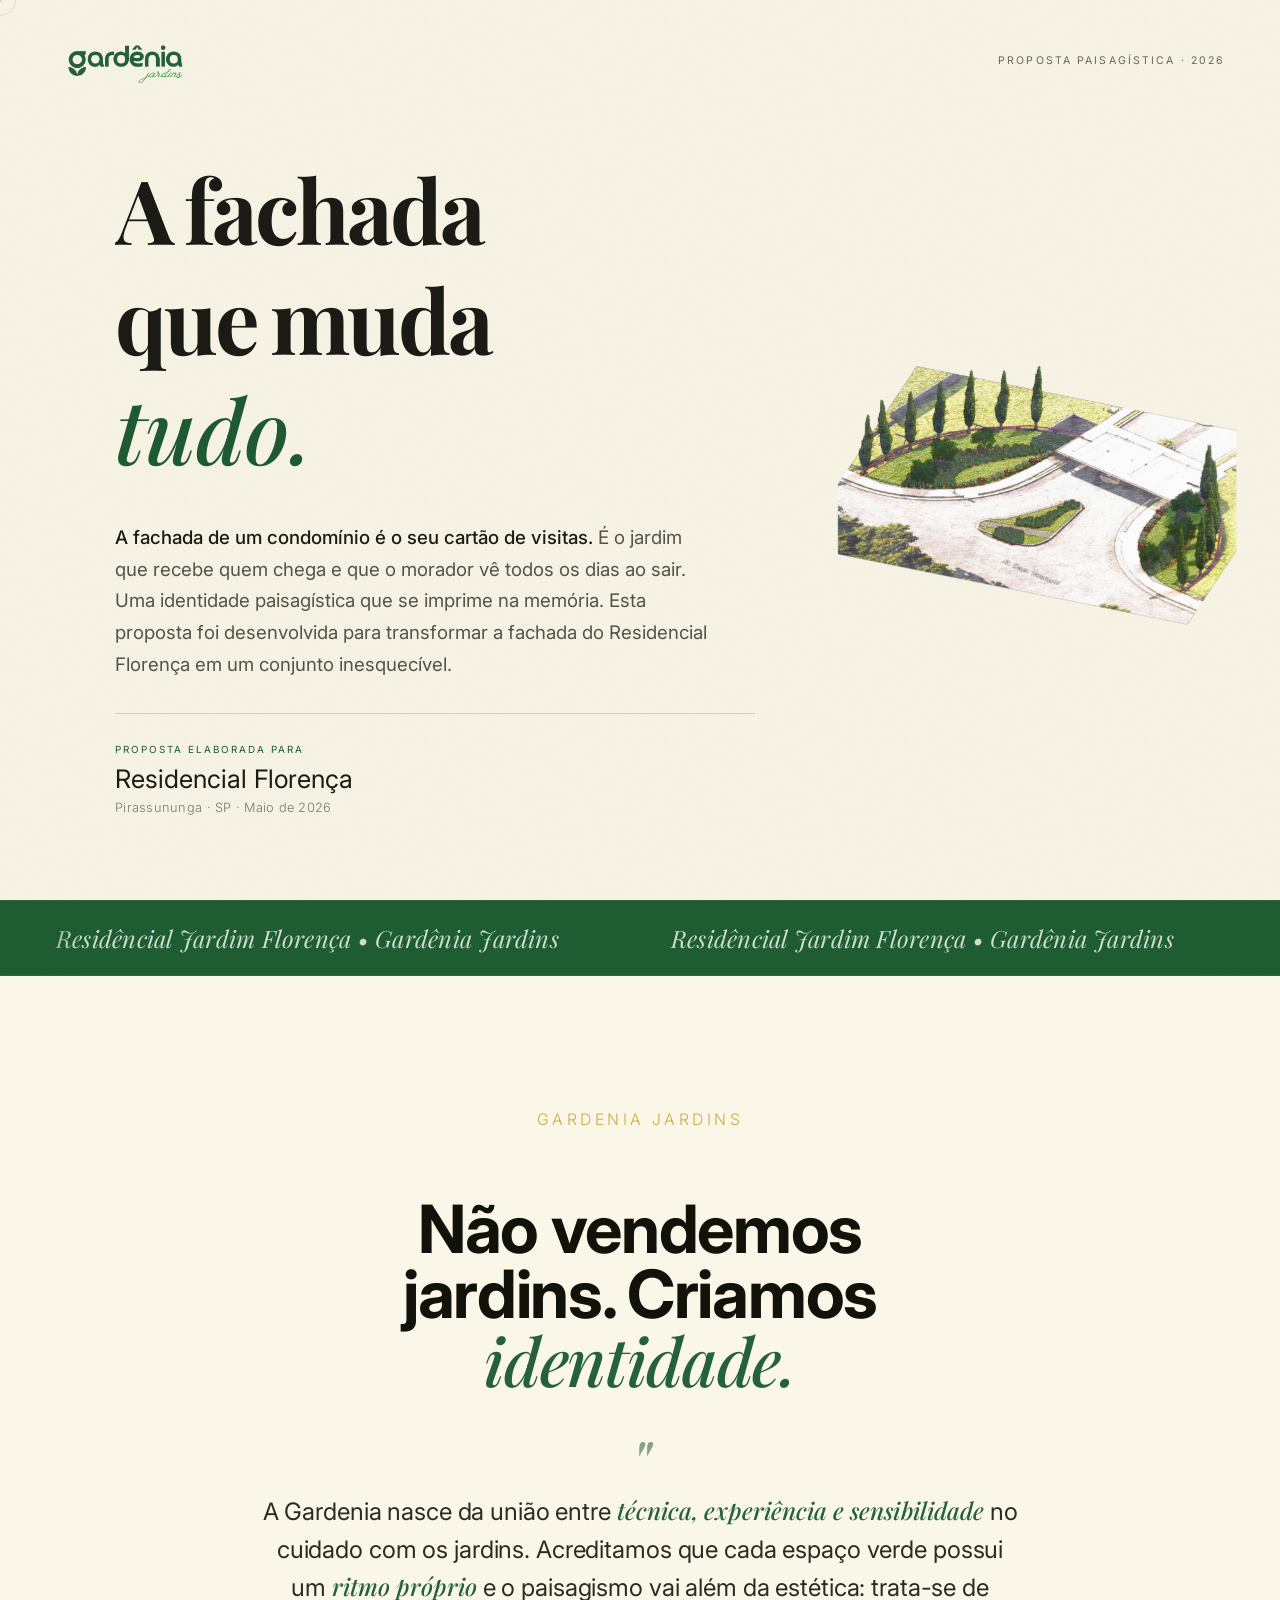
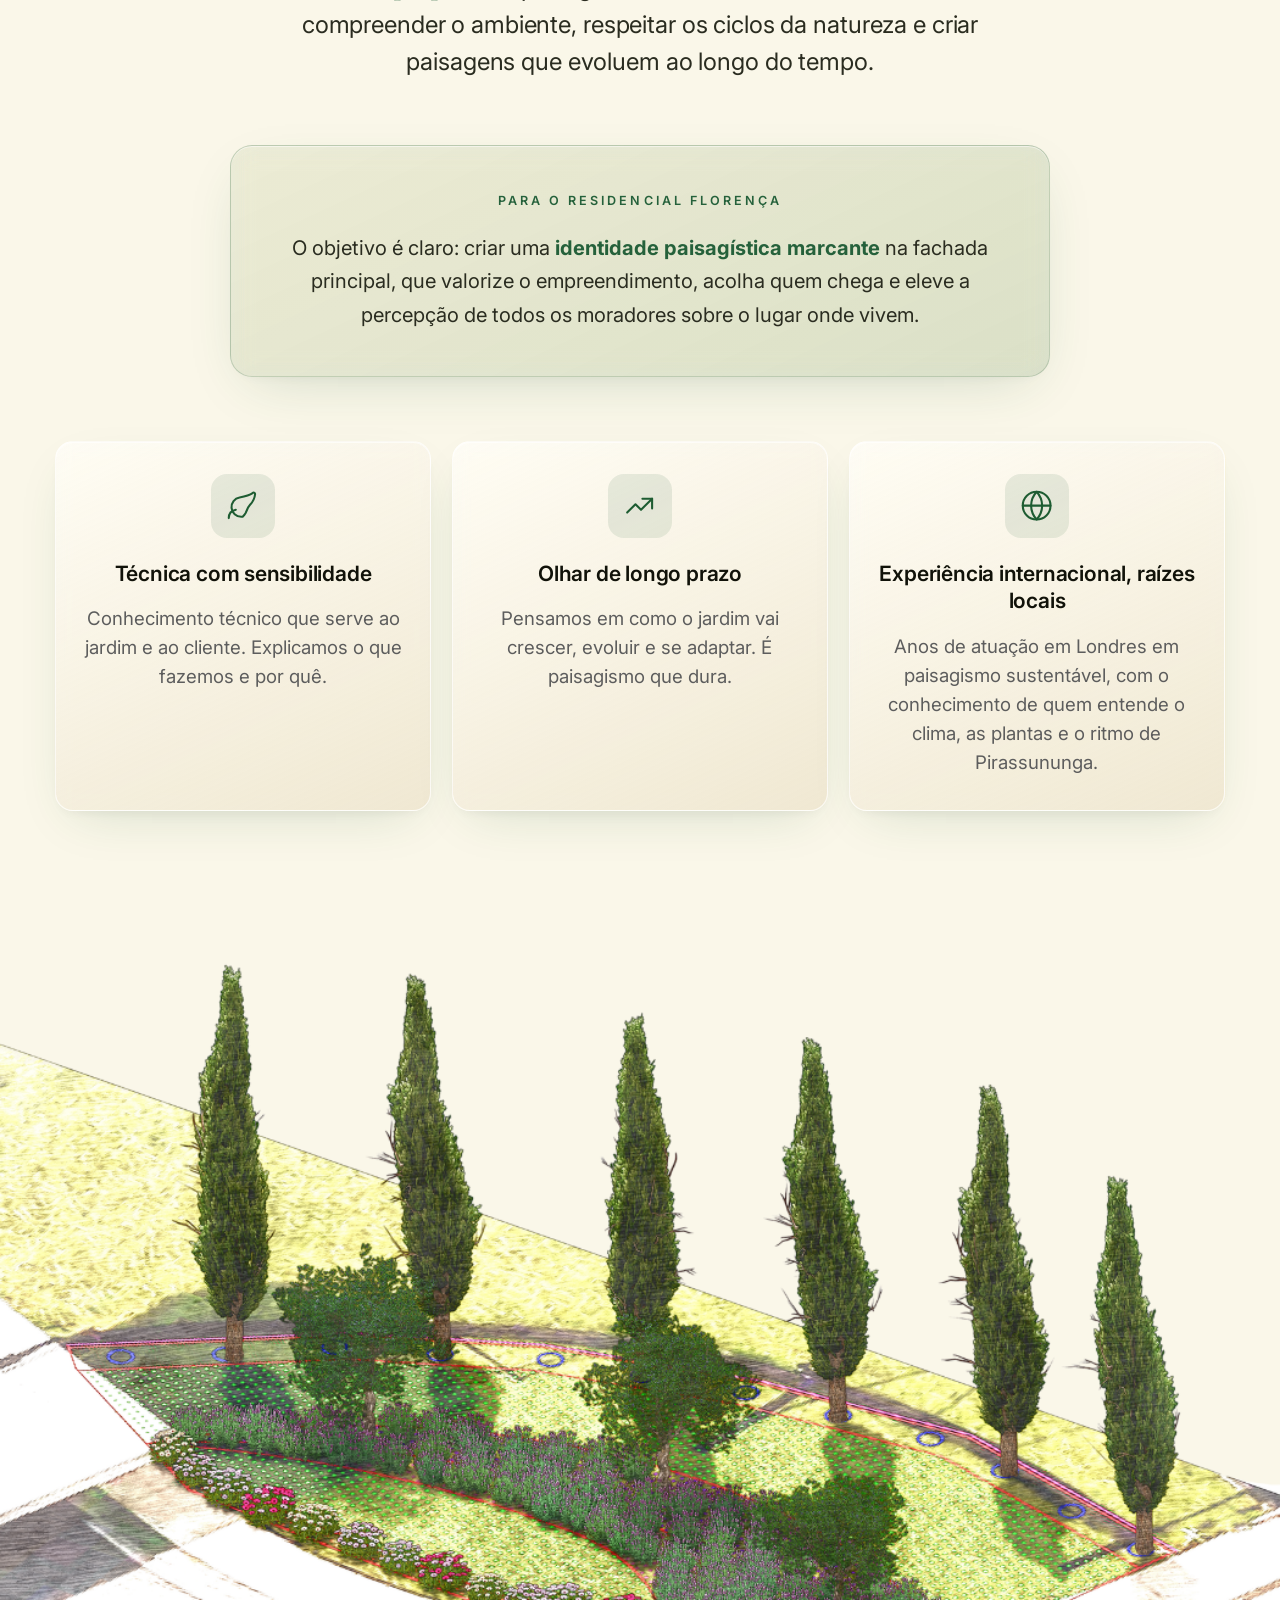
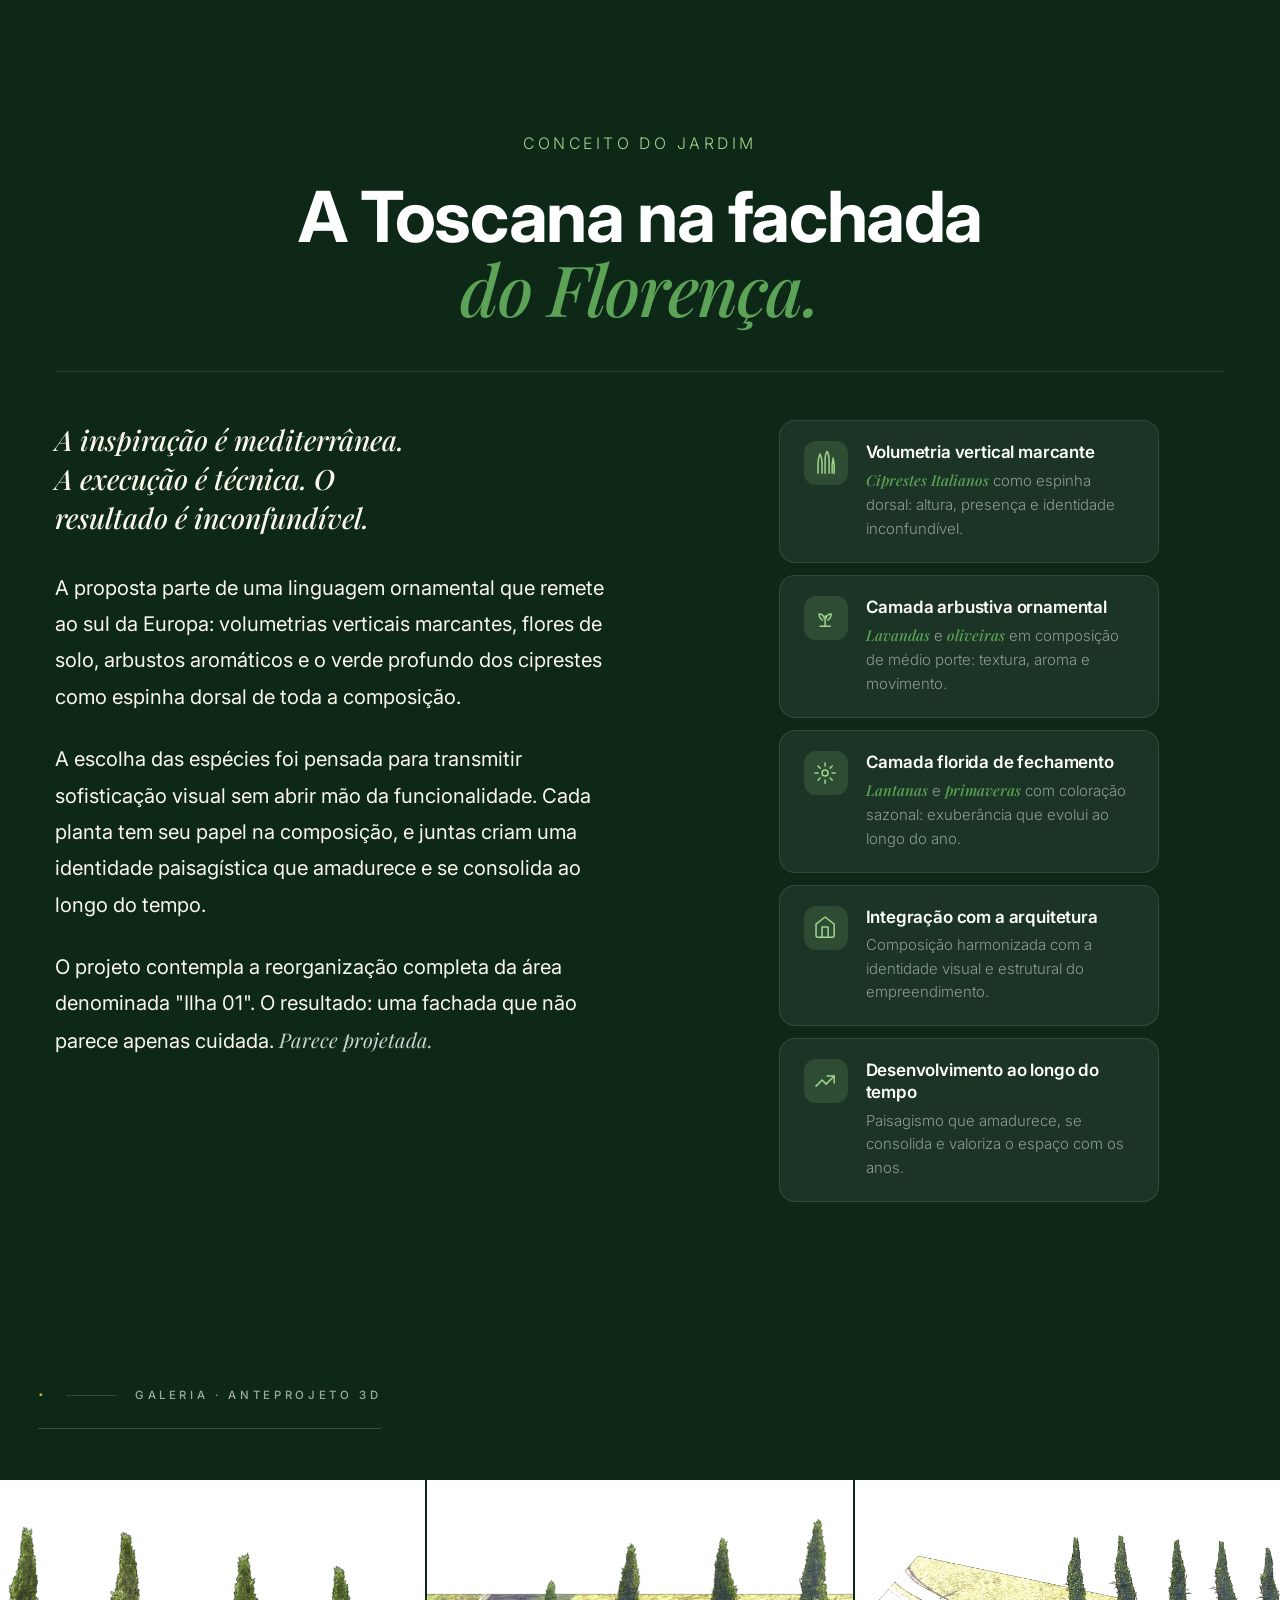
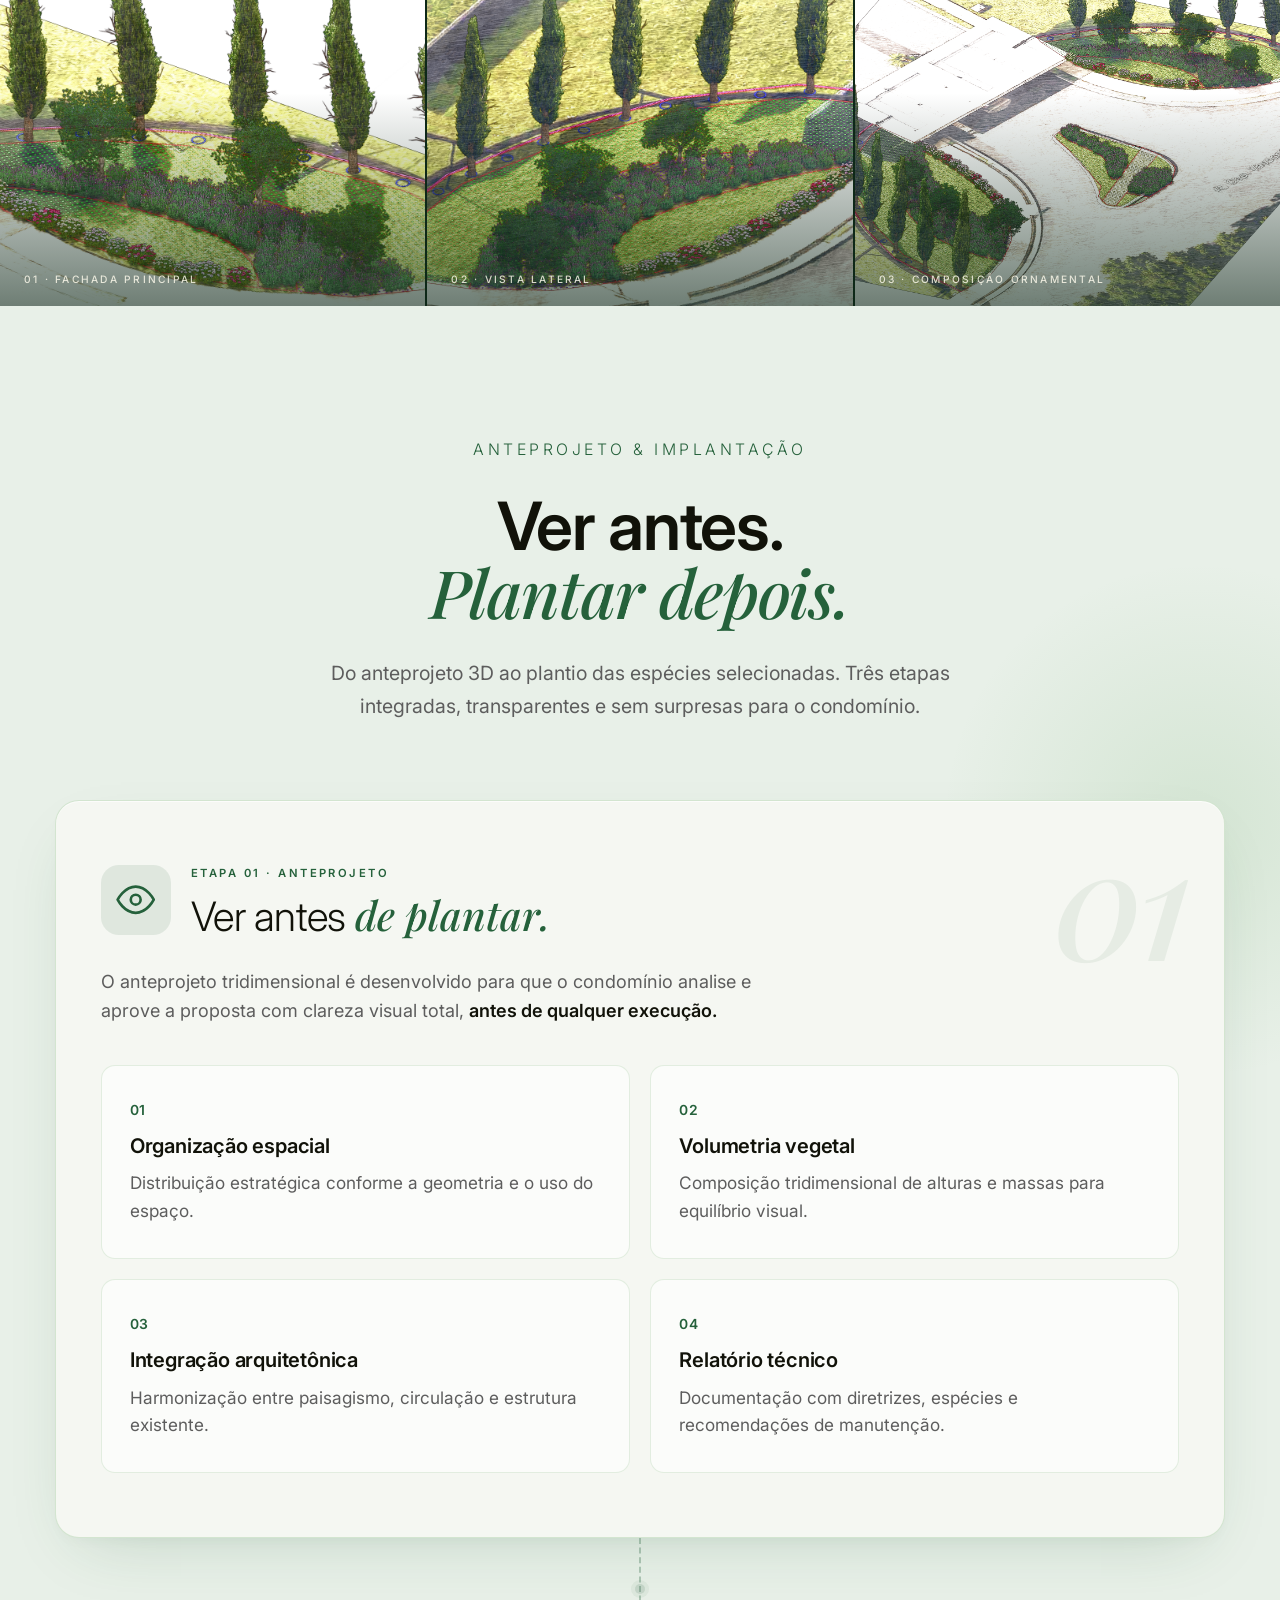
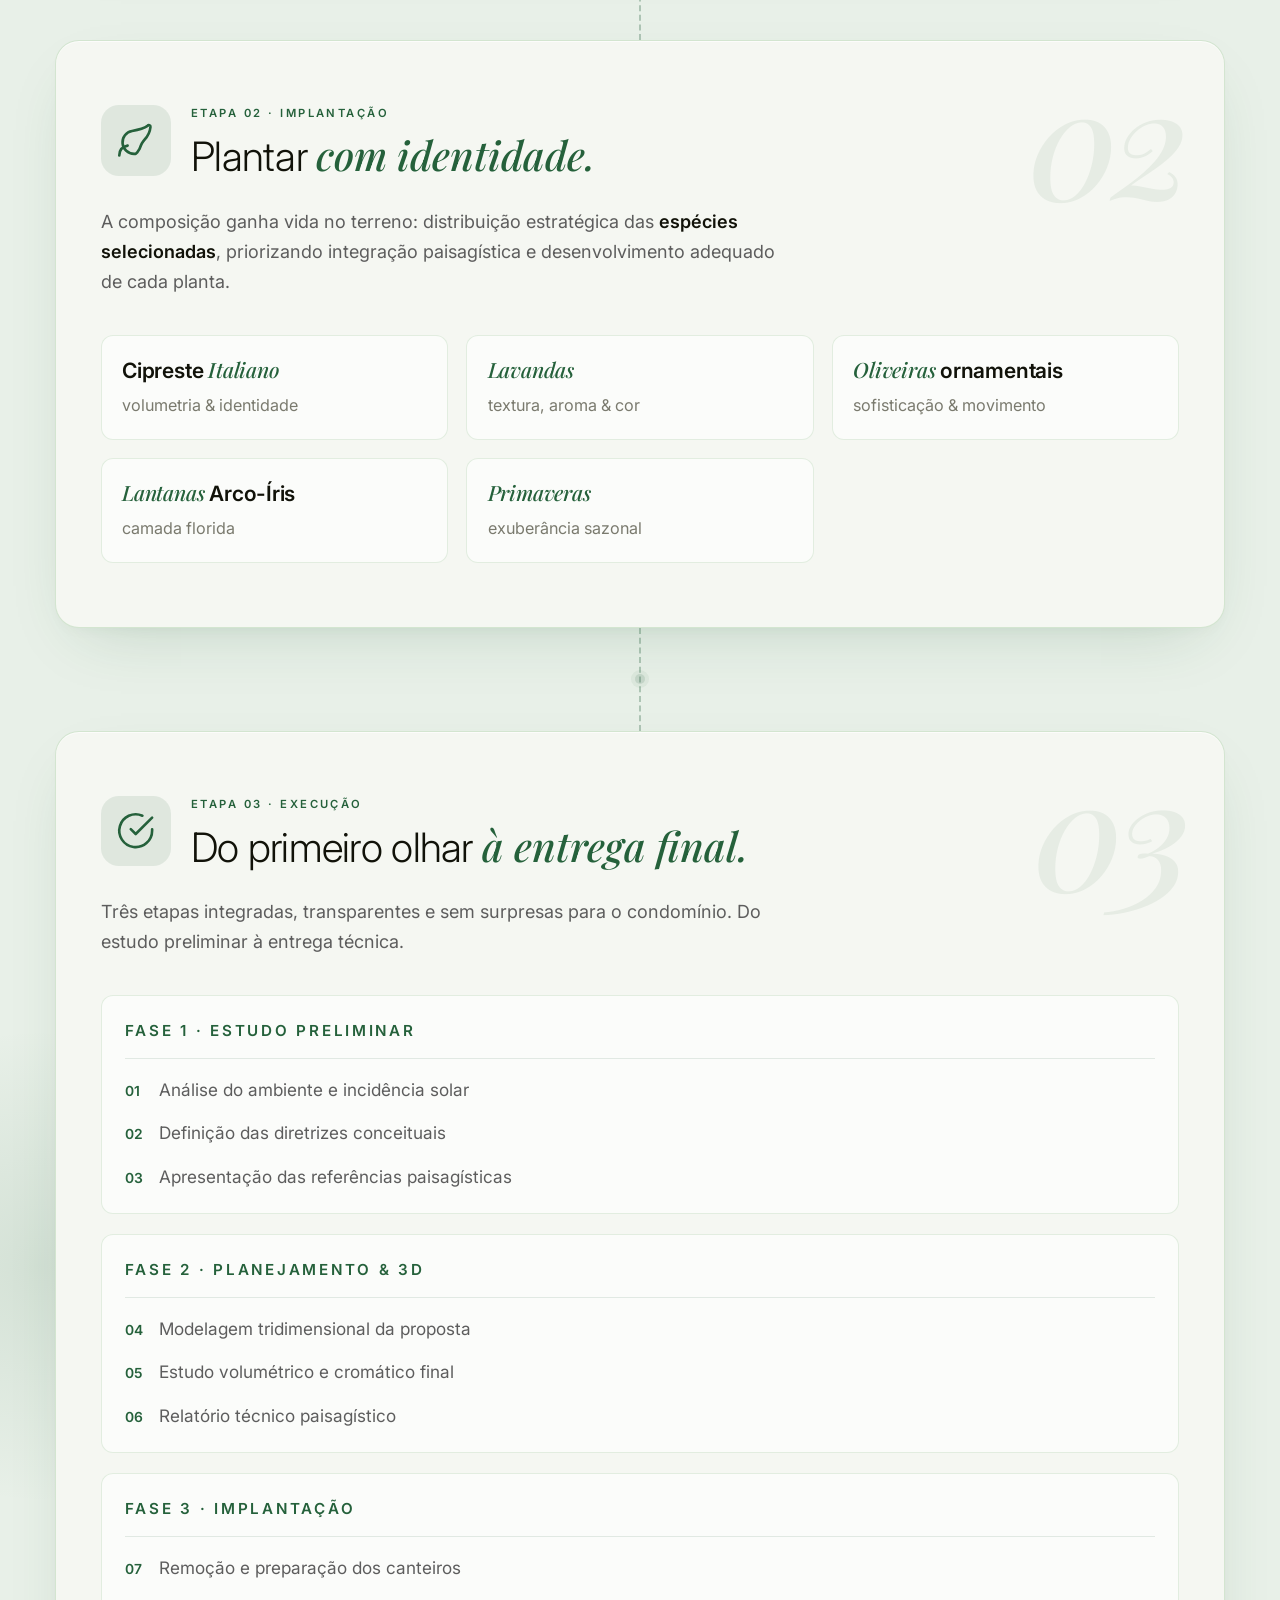
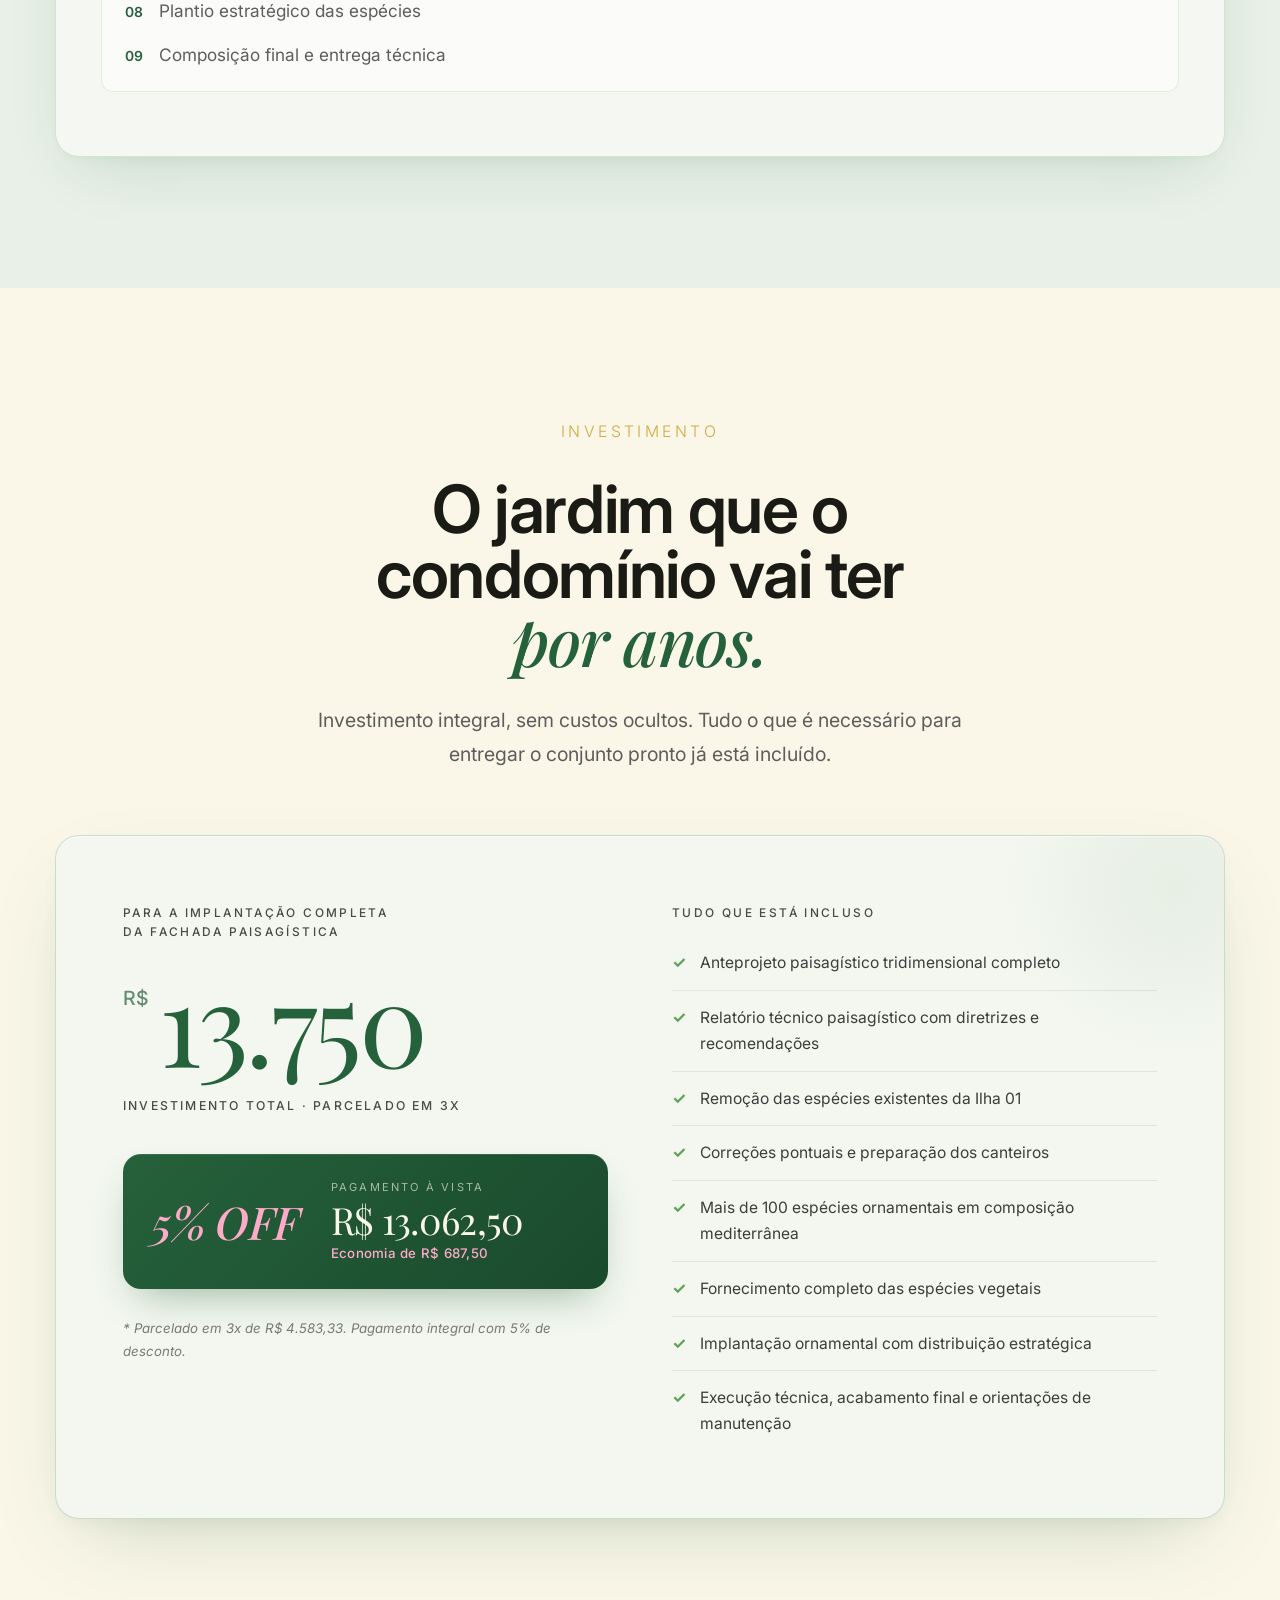
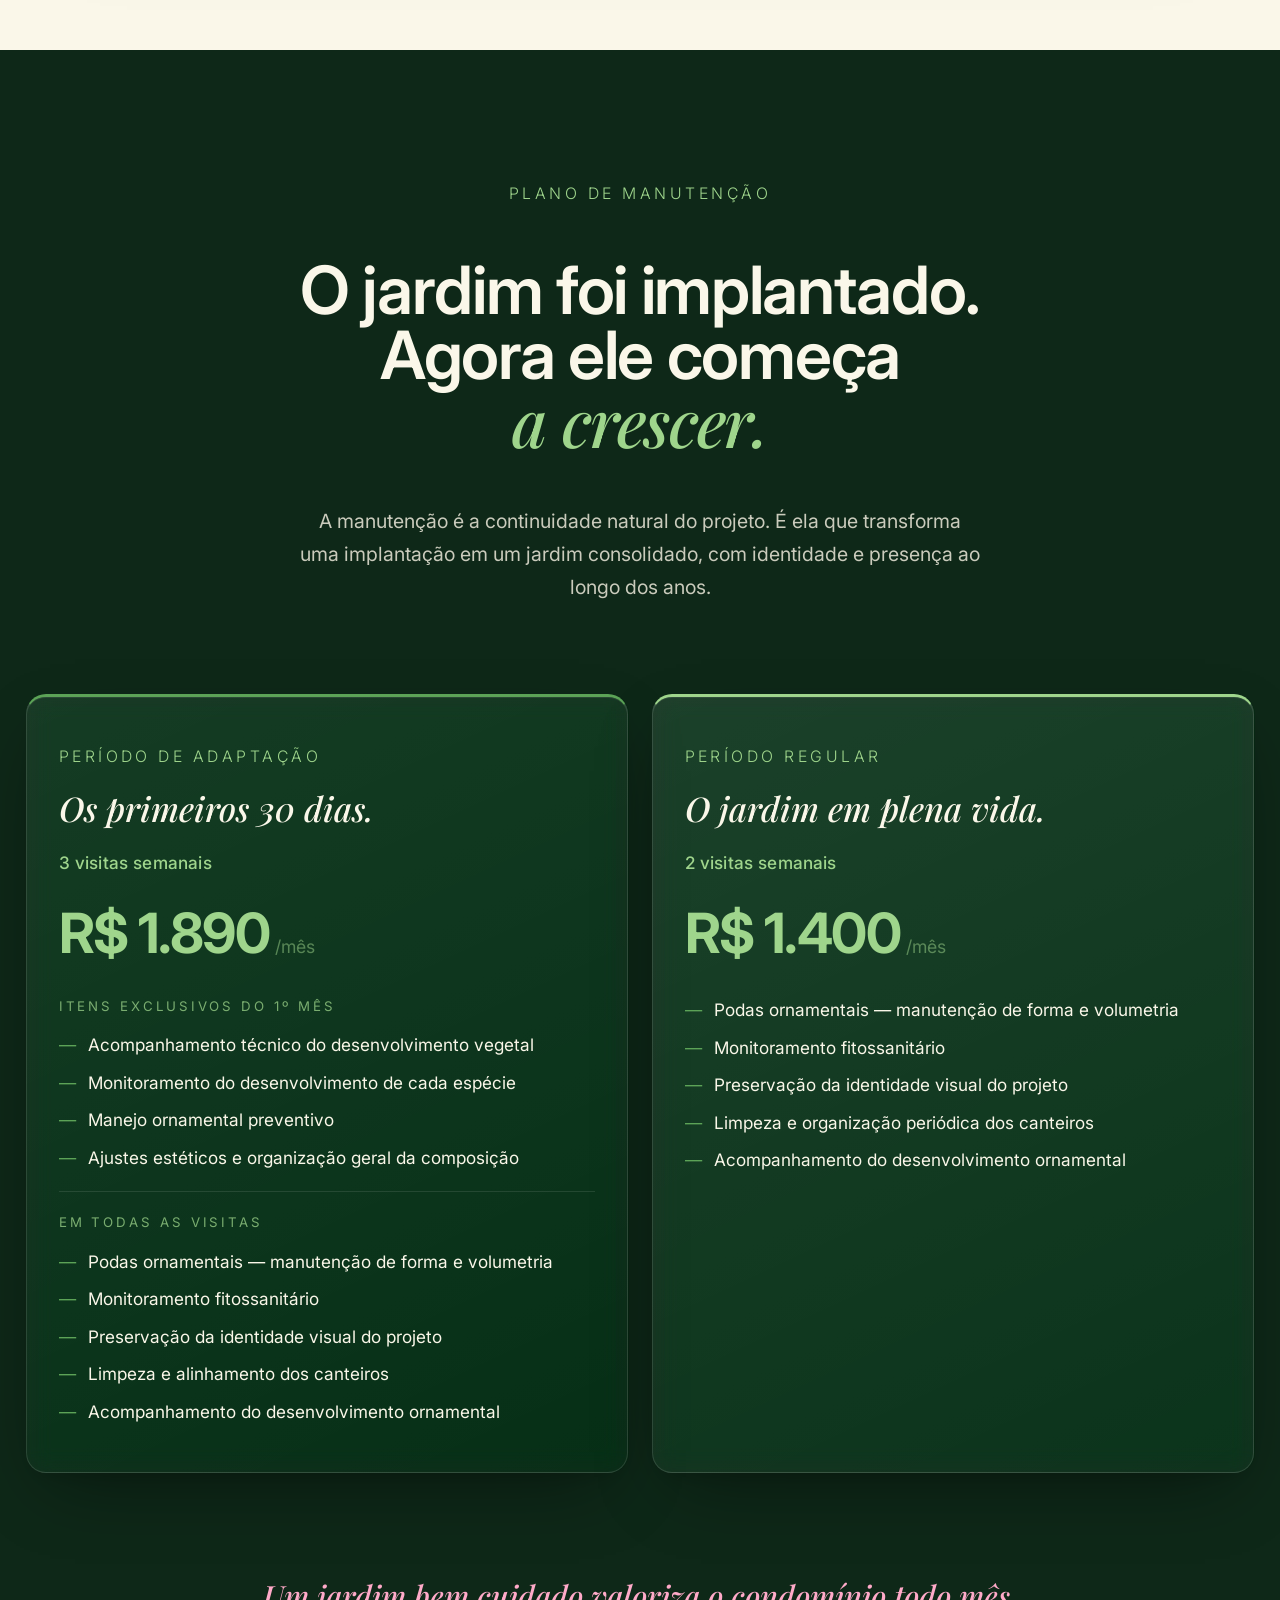
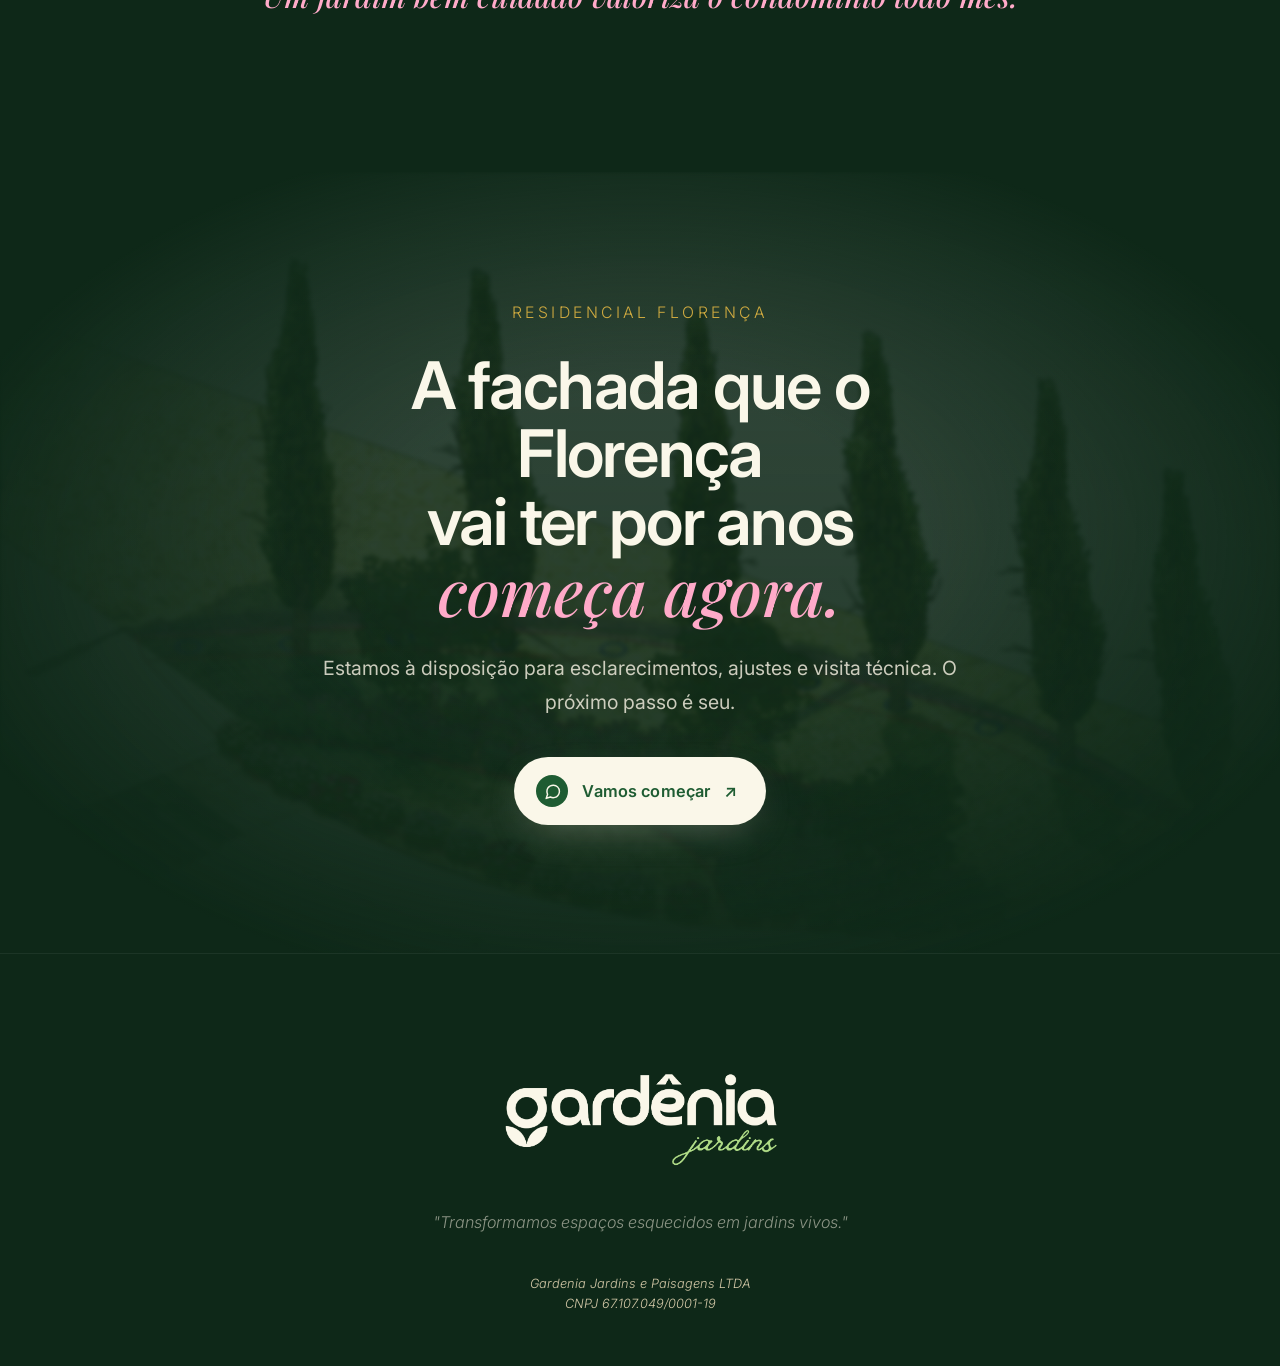
<file: florenca-proposta/index.html>
<!DOCTYPE html>
<html lang="pt-BR">
<head>
<meta charset="UTF-8">
<meta name="viewport" content="width=device-width, initial-scale=1.0, viewport-fit=cover">
<meta name="theme-color" content="#FAF7E8">
<meta name="color-scheme" content="light">
<meta name="format-detection" content="telephone=no">

<title>Proposta Paisagística — Residencial Florença | Gardenia Jardins</title>
<meta name="description" content="Proposta paisagística da Gardenia Jardins para o Residencial Florença. Composição mediterrânea com +100 plantas ornamentais para a fachada principal, em Pirassununga, SP.">
<meta name="author" content="Gardenia Jardins">

<!-- Open Graph / preview -->
<meta property="og:type" content="website">
<meta property="og:locale" content="pt_BR">
<meta property="og:site_name" content="Gardenia Jardins">
<meta property="og:title" content="Proposta Paisagística — Residencial Florença">
<meta property="og:description" content="Composição mediterrânea com +100 plantas ornamentais para a fachada principal do Residencial Florença. Anteprojeto 3D com clareza visual antes da execução.">
<meta property="og:image" content="images/hero-bg.jpg">
<meta property="og:image:alt" content="Anteprojeto paisagístico do Residencial Florença">
<meta property="og:image:width" content="1672">
<meta property="og:image:height" content="941">

<!-- Twitter -->
<meta name="twitter:card" content="summary_large_image">
<meta name="twitter:title" content="Proposta Paisagística — Residencial Florença">
<meta name="twitter:description" content="Composição mediterrânea com +100 plantas ornamentais para a fachada principal do Residencial Florença.">
<meta name="twitter:image" content="images/hero-bg.jpg">

<!-- Fonts -->
<link rel="preconnect" href="https://fonts.googleapis.com">
<link rel="preconnect" href="https://fonts.gstatic.com" crossorigin>
<link href="https://fonts.googleapis.com/css2?family=Playfair+Display:ital,wght@0,400;0,500;0,600;0,700;1,400;1,500;1,600;1,700&family=Inter:wght@300;400;500;600;700&display=swap" rel="stylesheet">

<!-- Hero preload to win LCP -->
<link rel="preload" as="image" href="images/fundo-site.png" fetchpriority="high">

<!-- Styles -->
<link rel="stylesheet" href="styles.css">

<!-- Behavior -->
<script>document.documentElement.classList.add('js');</script>
<script src="script.js" defer></script>
</head>
<body>

<!-- Atmosphere layers -->
<div class="grain" aria-hidden="true"></div>
<div class="prog" id="prog" aria-hidden="true"></div>
<div class="cursor-ring" id="cur-ring" aria-hidden="true"></div>
<div class="cursor-dot" id="cur-dot" aria-hidden="true"></div>

<!-- NAV -->
<nav id="nav">
  <div class="nav-inner">
    <a class="n-logo" href="#top" aria-label="Gardenia Jardins">
      <img src="images/logo.png" alt="Gardenia Jardins" width="160" height="80">
    </a>
    <div class="n-ref">Proposta Paisagística · 2026</div>
  </div>
</nav>

<!-- ══ HERO EDITORIAL ══════════════════════════════════════
     Esquerda: texto / Direita: foto limpa sem sobreposição -->
<div class="hero">
  <div class="hero-left">
    <div class="hero-top">
      <h1 class="hero-h1" data-reveal-lines>
        <span class="line"><span class="line-inner">A fachada</span></span>
        <span class="line"><span class="line-inner">que muda</span></span>
        <span class="line"><span class="line-inner"><em>tudo.</em></span></span>
      </h1>
      <p class="hero-deck">
        <strong>A fachada de um condomínio é o seu cartão de visitas.</strong> É o jardim que recebe quem chega e que o morador vê todos os dias ao sair. Uma identidade paisagística que se imprime na memória. Esta proposta foi desenvolvida para transformar a fachada do Residencial Florença em um conjunto inesquecível.
      </p>
    </div>
    <div class="hero-bottom">
      <div class="hero-client-block">
        <div class="hero-for">Proposta elaborada para</div>
        <div class="hero-client-name">Residencial Florença</div>
        <div class="hero-client-sub">Pirassununga · SP · Maio de 2026</div>
      </div>
    </div>
  </div>
  <div class="hero-right">
    <img loading="eager" decoding="async" fetchpriority="high" src="images/fundo-site2.png" alt="Anteprojeto Residencial Florença">
  </div>
</div>

<!-- ══ MARQUEE ══════════════════════════════════════════ -->
<div class="mq">
  <div class="mq-track">
    <div class="mq-item">Residêncial Jardim Florença • Gardênia Jardins</div>
    <div class="mq-item">Residêncial Jardim Florença • Gardênia Jardins</div>
    <div class="mq-item">Residêncial Jardim Florença • Gardênia Jardins</div>
    <div class="mq-item">Residêncial Jardim Florença • Gardênia Jardins</div>
    <div class="mq-item">Residêncial Jardim Florença • Gardênia Jardins</div>
    <div class="mq-item">Residêncial Jardim Florença • Gardênia Jardins</div>
  </div>
</div>

<!-- ══ QUEM SOMOS ══════════════════════════════════════ -->
<section class="s s-white" id="cap-1">
  <div class="max">
    <div class="studio rv">
      <div class="studio-eyebrow">Gardenia Jardins</div>
      <h2 class="studio-title">
        <span>Não vendemos</span>
        <span>jardins. Criamos</span>
        <span class="studio-em">identidade.</span>
      </h2>
      <blockquote class="studio-quote">
        <p>A Gardenia nasce da união entre <em>técnica, experiência e sensibilidade</em> no cuidado com os jardins. Acreditamos que cada espaço verde possui um <em>ritmo próprio</em> e o paisagismo vai além da estética: trata-se de compreender o ambiente, respeitar os ciclos da natureza e criar paisagens que evoluem ao longo do tempo.</p>
      </blockquote>
      <div class="studio-feature">
        <div class="studio-feature-eyebrow">Para o Residencial Florença</div>
        <p class="studio-feature-text">O objetivo é claro: criar uma <strong>identidade paisagística marcante</strong> na fachada principal, que valorize o empreendimento, acolha quem chega e eleve a percepção de todos os moradores sobre o lugar onde vivem.</p>
      </div>
      <div class="studio-cards">
        <div class="studio-card">
          <span class="studio-card-icon" aria-hidden="true">
            <svg viewBox="0 0 24 24" fill="none" stroke="currentColor" stroke-width="1.5" stroke-linecap="round" stroke-linejoin="round"><path d="M11 20A7 7 0 0 1 9.8 6.1C15.5 5 17 4.48 19.2 2.96a1 1 0 0 1 1.8.66 12.78 12.78 0 0 1-3.65 7.78c-1.66 1.66-2.32 3.62-3.07 5.71L13 19l-1 1z"/><path d="M2 21c0-3 1.85-5.36 5.08-6"/></svg>
          </span>
          <div class="studio-card-label">Técnica com sensibilidade</div>
          <p class="studio-card-text">Conhecimento técnico que serve ao jardim e ao cliente. Explicamos o que fazemos e por quê.</p>
        </div>
        <div class="studio-card">
          <span class="studio-card-icon" aria-hidden="true">
            <svg viewBox="0 0 24 24" fill="none" stroke="currentColor" stroke-width="1.5" stroke-linecap="round" stroke-linejoin="round"><path d="m3 17 6-6 4 4 8-8"/><path d="M14 7h7v7"/></svg>
          </span>
          <div class="studio-card-label">Olhar de longo prazo</div>
          <p class="studio-card-text">Pensamos em como o jardim vai crescer, evoluir e se adaptar. É paisagismo que dura.</p>
        </div>
        <div class="studio-card">
          <span class="studio-card-icon" aria-hidden="true">
            <svg viewBox="0 0 24 24" fill="none" stroke="currentColor" stroke-width="1.5" stroke-linecap="round" stroke-linejoin="round"><circle cx="12" cy="12" r="10"/><path d="M2 12h20"/><path d="M12 2a15.3 15.3 0 0 1 4 10 15.3 15.3 0 0 1-4 10 15.3 15.3 0 0 1-4-10 15.3 15.3 0 0 1 4-10z"/></svg>
          </span>
          <div class="studio-card-label">Experiência internacional, raízes locais</div>
          <p class="studio-card-text">Anos de atuação em Londres em paisagismo sustentável, com o conhecimento de quem entende o clima, as plantas e o ritmo de Pirassununga.</p>
        </div>
      </div>
    </div>
  </div>
</section>

<!-- ══ TRANSICAO — jardin PNG transparente sobre cream ══ -->
<div class="img-transicao">
  <picture>
    <source media="(min-width: 901px)" srcset="images/fundo-desktop.png">
    <img loading="lazy" decoding="async" src="images/jardin-transicao2.png" alt="Jardim em transição">
  </picture>
</div>

<!-- ══ CONCEITO — DARK ════════════════════════════════ -->
<section class="s s-dark" id="cap-2">
  <div class="max">
    <div class="concept rv">
      <div class="concept-eyebrow">Conceito do Jardim</div>
      <h2 class="concept-title">
        <span>A Toscana na fachada</span>
        <span class="concept-em">do Florença.</span>
      </h2>
      <div class="concept-divider"></div>
      <div class="concept-grid">
        <div class="concept-text">
          <p class="concept-lead-italic">A inspiração é mediterrânea. A execução é técnica. O resultado é inconfundível.</p>
          <p class="concept-p">A proposta parte de uma linguagem ornamental que remete ao sul da Europa: volumetrias verticais marcantes, flores de solo, arbustos aromáticos e o verde profundo dos ciprestes como espinha dorsal de toda a composição.</p>
          <p class="concept-p">A escolha das espécies foi pensada para transmitir sofisticação visual sem abrir mão da funcionalidade. Cada planta tem seu papel na composição, e juntas criam uma identidade paisagística que amadurece e se consolida ao longo do tempo.</p>
          <p class="concept-p">O projeto contempla a reorganização completa da área denominada "Ilha 01". O resultado: uma fachada que não parece apenas cuidada. <em class="concept-emph">Parece projetada.</em></p>
        </div>
        <div class="concept-cards">
          <div class="concept-card">
            <span class="concept-card-icon" aria-hidden="true">
              <svg viewBox="0 0 24 24" fill="none" stroke="currentColor" stroke-width="1.5" stroke-linecap="round" stroke-linejoin="round"><path d="M5 22V12c0-3 1-7 2-9 1 2 2 6 2 9v10"/><path d="M12 22V8c0-4 1-6 2-8 1 2 2 4 2 8v14"/><path d="M19 22V14c0-2 1-5 1-7 0 2 1 5 1 7v8"/></svg>
            </span>
            <div class="concept-card-body">
              <div class="concept-card-label">Volumetria vertical marcante</div>
              <p class="concept-card-text"><em>Ciprestes Italianos</em> como espinha dorsal: altura, presença e identidade inconfundível.</p>
            </div>
          </div>
          <div class="concept-card">
            <span class="concept-card-icon" aria-hidden="true">
              <svg viewBox="0 0 24 24" fill="none" stroke="currentColor" stroke-width="1.5" stroke-linecap="round" stroke-linejoin="round"><path d="M7 20h10"/><path d="M12 20V10"/><path d="M9.5 14c-2-1-3.5-3-3.5-6 2.5 0 4.5 1.5 5 4"/><path d="M14.5 14c2-1 3.5-3 3.5-6-2.5 0-4.5 1.5-5 4"/></svg>
            </span>
            <div class="concept-card-body">
              <div class="concept-card-label">Camada arbustiva ornamental</div>
              <p class="concept-card-text"><em>Lavandas</em> e <em>oliveiras</em> em composição de médio porte: textura, aroma e movimento.</p>
            </div>
          </div>
          <div class="concept-card">
            <span class="concept-card-icon" aria-hidden="true">
              <svg viewBox="0 0 24 24" fill="none" stroke="currentColor" stroke-width="1.5" stroke-linecap="round" stroke-linejoin="round"><circle cx="12" cy="12" r="3"/><path d="M12 2v3"/><path d="M12 19v3"/><path d="M4.93 4.93l2.12 2.12"/><path d="M16.95 16.95l2.12 2.12"/><path d="M2 12h3"/><path d="M19 12h3"/><path d="M4.93 19.07l2.12-2.12"/><path d="M16.95 7.05l2.12-2.12"/></svg>
            </span>
            <div class="concept-card-body">
              <div class="concept-card-label">Camada florida de fechamento</div>
              <p class="concept-card-text"><em>Lantanas</em> e <em>primaveras</em> com coloração sazonal: exuberância que evolui ao longo do ano.</p>
            </div>
          </div>
          <div class="concept-card">
            <span class="concept-card-icon" aria-hidden="true">
              <svg viewBox="0 0 24 24" fill="none" stroke="currentColor" stroke-width="1.5" stroke-linecap="round" stroke-linejoin="round"><path d="m3 9 9-7 9 7v11a2 2 0 0 1-2 2H5a2 2 0 0 1-2-2z"/><polyline points="9 22 9 12 15 12 15 22"/></svg>
            </span>
            <div class="concept-card-body">
              <div class="concept-card-label">Integração com a arquitetura</div>
              <p class="concept-card-text">Composição harmonizada com a identidade visual e estrutural do empreendimento.</p>
            </div>
          </div>
          <div class="concept-card">
            <span class="concept-card-icon" aria-hidden="true">
              <svg viewBox="0 0 24 24" fill="none" stroke="currentColor" stroke-width="1.5" stroke-linecap="round" stroke-linejoin="round"><path d="m3 17 6-6 4 4 8-8"/><path d="M14 7h7v7"/></svg>
            </span>
            <div class="concept-card-body">
              <div class="concept-card-label">Desenvolvimento ao longo do tempo</div>
              <p class="concept-card-text">Paisagismo que amadurece, se consolida e valoriza o espaço com os anos.</p>
            </div>
          </div>
        </div>
      </div>
    </div>
  </div>
</section>

<!-- ══ GALERIA ════════════════════════════════════════ -->
<div class="gal-wrap">
  <div class="gal-rail">
    <div class="chap chap--dark">
      <span class="chap-num">·</span>
      <span class="chap-name">Galeria · Anteprojeto 3D</span>
    </div>
  </div>
  <div class="gal-grid gal-grid--3">
    <div class="gi h420">
      <img loading="lazy" decoding="async" src="images/01flo.png" alt="Fachada principal">
      <div class="gi-lbl">01 · Fachada principal</div>
    </div>
    <div class="gi h420">
      <img loading="lazy" decoding="async" src="images/02flo.png" alt="Vista lateral">
      <div class="gi-lbl">02 · Vista lateral</div>
    </div>
    <div class="gi h420">
      <img loading="lazy" decoding="async" src="images/03flo.png" alt="Composição ornamental">
      <div class="gi-lbl">03 · Composição ornamental</div>
    </div>
  </div>
</div>

<!-- ══ ANTEPROJETO + IMPLANTACAO + FASES (timeline) ══ -->
<section class="tl-section" id="cap-3">
  <div class="tl-deco tl-deco--a" aria-hidden="true"></div>
  <div class="tl-deco tl-deco--b" aria-hidden="true"></div>
  <div class="max">
    <div class="tl-head rv">
      <div class="tl-eyebrow">Anteprojeto & Implantação</div>
      <h2 class="tl-title">
        <span>Ver antes.</span>
        <span class="tl-em">Plantar depois.</span>
      </h2>
      <p class="tl-lead">Do anteprojeto 3D ao plantio das espécies selecionadas. Três etapas integradas, transparentes e sem surpresas para o condomínio.</p>
    </div>

    <!-- CARD 01 — Anteprojeto -->
    <article class="tl-card rv">
      <div class="tl-card-wm" aria-hidden="true">01</div>
      <header class="tl-card-head">
        <span class="tl-card-icon" aria-hidden="true">
          <svg viewBox="0 0 24 24" fill="none" stroke="currentColor" stroke-width="1.6" stroke-linecap="round" stroke-linejoin="round"><path d="M1 12s4-8 11-8 11 8 11 8-4 8-11 8-11-8-11-8z"/><circle cx="12" cy="12" r="3"/></svg>
        </span>
        <div class="tl-card-meta">
          <div class="tl-card-label">Etapa 01 · Anteprojeto</div>
          <h3 class="tl-card-title">Ver antes <em>de plantar.</em></h3>
        </div>
      </header>
      <p class="tl-card-desc">O anteprojeto tridimensional é desenvolvido para que o condomínio analise e aprove a proposta com clareza visual total, <strong>antes de qualquer execução.</strong></p>
      <div class="tl-subcards tl-subcards--4">
        <div class="tl-subcard">
          <div class="tl-subcard-n">01</div>
          <div class="tl-subcard-title">Organização espacial</div>
          <p class="tl-subcard-text">Distribuição estratégica conforme a geometria e o uso do espaço.</p>
        </div>
        <div class="tl-subcard">
          <div class="tl-subcard-n">02</div>
          <div class="tl-subcard-title">Volumetria vegetal</div>
          <p class="tl-subcard-text">Composição tridimensional de alturas e massas para equilíbrio visual.</p>
        </div>
        <div class="tl-subcard">
          <div class="tl-subcard-n">03</div>
          <div class="tl-subcard-title">Integração arquitetônica</div>
          <p class="tl-subcard-text">Harmonização entre paisagismo, circulação e estrutura existente.</p>
        </div>
        <div class="tl-subcard">
          <div class="tl-subcard-n">04</div>
          <div class="tl-subcard-title">Relatório técnico</div>
          <p class="tl-subcard-text">Documentação com diretrizes, espécies e recomendações de manutenção.</p>
        </div>
      </div>
    </article>

    <div class="tl-connector" aria-hidden="true"></div>

    <!-- CARD 02 — Implantação -->
    <article class="tl-card rv">
      <div class="tl-card-wm" aria-hidden="true">02</div>
      <header class="tl-card-head">
        <span class="tl-card-icon" aria-hidden="true">
          <svg viewBox="0 0 24 24" fill="none" stroke="currentColor" stroke-width="1.6" stroke-linecap="round" stroke-linejoin="round"><path d="M11 20A7 7 0 0 1 9.8 6.1C15.5 5 17 4.48 19.2 2.96a1 1 0 0 1 1.8.66 12.78 12.78 0 0 1-3.65 7.78c-1.66 1.66-2.32 3.62-3.07 5.71L13 19l-1 1z"/><path d="M2 21c0-3 1.85-5.36 5.08-6"/></svg>
        </span>
        <div class="tl-card-meta">
          <div class="tl-card-label">Etapa 02 · Implantação</div>
          <h3 class="tl-card-title">Plantar <em>com identidade.</em></h3>
        </div>
      </header>
      <p class="tl-card-desc">A composição ganha vida no terreno: distribuição estratégica das <strong>espécies selecionadas</strong>, priorizando integração paisagística e desenvolvimento adequado de cada planta.</p>
      <div class="tl-species-grid">
        <div class="tl-species">
          <div class="tl-species-name">Cipreste <em>Italiano</em></div>
          <div class="tl-species-role">volumetria & identidade</div>
        </div>
        <div class="tl-species">
          <div class="tl-species-name"><em>Lavandas</em></div>
          <div class="tl-species-role">textura, aroma & cor</div>
        </div>
        <div class="tl-species">
          <div class="tl-species-name"><em>Oliveiras</em> ornamentais</div>
          <div class="tl-species-role">sofisticação & movimento</div>
        </div>
        <div class="tl-species">
          <div class="tl-species-name"><em>Lantanas</em> Arco-Íris</div>
          <div class="tl-species-role">camada florida</div>
        </div>
        <div class="tl-species">
          <div class="tl-species-name"><em>Primaveras</em></div>
          <div class="tl-species-role">exuberância sazonal</div>
        </div>
      </div>
    </article>

    <div class="tl-connector" aria-hidden="true"></div>

    <!-- CARD 03 — Fases -->
    <article class="tl-card rv">
      <div class="tl-card-wm" aria-hidden="true">03</div>
      <header class="tl-card-head">
        <span class="tl-card-icon" aria-hidden="true">
          <svg viewBox="0 0 24 24" fill="none" stroke="currentColor" stroke-width="1.6" stroke-linecap="round" stroke-linejoin="round"><path d="M22 11.08V12a10 10 0 1 1-5.93-9.14"/><polyline points="22 4 12 14.01 9 11.01"/></svg>
        </span>
        <div class="tl-card-meta">
          <div class="tl-card-label">Etapa 03 · Execução</div>
          <h3 class="tl-card-title">Do primeiro olhar <em>à entrega final.</em></h3>
        </div>
      </header>
      <p class="tl-card-desc">Três etapas integradas, transparentes e sem surpresas para o condomínio. Do estudo preliminar à entrega técnica.</p>
      <div class="tl-phases">
        <div class="tl-phase">
          <div class="tl-phase-title">Fase 1 · Estudo Preliminar</div>
          <div class="tl-phase-steps">
            <div class="tl-phase-step"><span>01</span> Análise do ambiente e incidência solar</div>
            <div class="tl-phase-step"><span>02</span> Definição das diretrizes conceituais</div>
            <div class="tl-phase-step"><span>03</span> Apresentação das referências paisagísticas</div>
          </div>
        </div>
        <div class="tl-phase">
          <div class="tl-phase-title">Fase 2 · Planejamento & 3D</div>
          <div class="tl-phase-steps">
            <div class="tl-phase-step"><span>04</span> Modelagem tridimensional da proposta</div>
            <div class="tl-phase-step"><span>05</span> Estudo volumétrico e cromático final</div>
            <div class="tl-phase-step"><span>06</span> Relatório técnico paisagístico</div>
          </div>
        </div>
        <div class="tl-phase">
          <div class="tl-phase-title">Fase 3 · Implantação</div>
          <div class="tl-phase-steps">
            <div class="tl-phase-step"><span>07</span> Remoção e preparação dos canteiros</div>
            <div class="tl-phase-step"><span>08</span> Plantio estratégico das espécies</div>
            <div class="tl-phase-step"><span>09</span> Composição final e entrega técnica</div>
          </div>
        </div>
      </div>
    </article>
  </div>
</section>

<!-- ══ INVESTIMENTO ════════════════════════════════════ -->
<section class="s s-white" id="cap-6">
  <div class="max">
    <div class="invest-head rv">
      <div class="invest-head-eyebrow">Investimento</div>
      <h2 class="invest-head-title">
        <span>O jardim que o</span>
        <span>condomínio vai ter</span>
        <span class="invest-head-em">por anos.</span>
      </h2>
      <p class="invest-head-sub">Investimento integral, sem custos ocultos. Tudo o que é necessário para entregar o conjunto pronto já está incluído.</p>
    </div>

    <!-- CARD do Investimento — preço (esquerda) + entregas (direita) -->
    <div class="invest-card rv">
      <div class="invest-grid">
        <div class="invest-price">
          <div class="invest-eyebrow">Para a implantação completa<br>da fachada paisagística</div>
          <div class="invest-total">
            <span class="inv-cur">R$</span><span class="inv-big">13.750</span>
          </div>
          <div class="invest-meta">Investimento total · Parcelado em 3x</div>
          <div class="invest-discount">
            <div class="discount-tag">5% OFF</div>
            <div class="discount-info">
              <div class="discount-label">Pagamento à vista</div>
              <div class="discount-price">R$ 13.062,50</div>
              <div class="discount-savings">Economia de R$ 687,50</div>
            </div>
          </div>
          <p class="invest-conds">* Parcelado em 3x de R$ 4.583,33. Pagamento integral com 5% de desconto.</p>
        </div>
        <div class="invest-scope">
          <div class="invest-scope-title">Tudo que está incluso</div>
          <ul class="invest-list">
            <li><span class="inv-ck">✓</span><span>Anteprojeto paisagístico tridimensional completo</span></li>
            <li><span class="inv-ck">✓</span><span>Relatório técnico paisagístico com diretrizes e recomendações</span></li>
            <li><span class="inv-ck">✓</span><span>Remoção das espécies existentes da Ilha 01</span></li>
            <li><span class="inv-ck">✓</span><span>Correções pontuais e preparação dos canteiros</span></li>
            <li><span class="inv-ck">✓</span><span>Mais de 100 espécies ornamentais em composição mediterrânea</span></li>
            <li><span class="inv-ck">✓</span><span>Fornecimento completo das espécies vegetais</span></li>
            <li><span class="inv-ck">✓</span><span>Implantação ornamental com distribuição estratégica</span></li>
            <li><span class="inv-ck">✓</span><span>Execução técnica, acabamento final e orientações de manutenção</span></li>
          </ul>
        </div>
      </div>
    </div>
  </div>
</section>

<!-- ══ MANUTENCAO ══════════════════════════════════════ -->
<section class="mnt-section" id="cap-7">
  <div class="max">
    <div class="mnt-top rv">
      <div class="mnt-eyebrow">Plano de Manutenção</div>
      <h2 class="mnt-title">
        <span>O jardim foi implantado.</span>
        <span>Agora ele começa</span>
        <span class="mnt-em">a crescer.</span>
      </h2>
      <p class="mnt-sub">A manutenção é a continuidade natural do projeto. É ela que transforma uma implantação em um jardim consolidado, com identidade e presença ao longo dos anos.</p>
    </div>
  </div>

  <div class="mnt-cards rv">
    <article class="mnt-card mnt-card--adapt">
      <div class="mnt-card-label">Período de adaptação</div>
      <h3 class="mnt-card-title"><em>Os primeiros 30 dias.</em></h3>
      <div class="mnt-card-freq">3 visitas semanais</div>
      <div class="mnt-card-price">R$ 1.890<span class="mnt-price-suffix">/mês</span></div>

      <div class="mnt-list-label">Itens exclusivos do 1º mês</div>
      <ul class="mnt-list">
        <li>Acompanhamento técnico do desenvolvimento vegetal</li>
        <li>Monitoramento do desenvolvimento de cada espécie</li>
        <li>Manejo ornamental preventivo</li>
        <li>Ajustes estéticos e organização geral da composição</li>
      </ul>

      <div class="mnt-divider"></div>

      <div class="mnt-list-label">Em todas as visitas</div>
      <ul class="mnt-list">
        <li>Podas ornamentais — manutenção de forma e volumetria</li>
        <li>Monitoramento fitossanitário</li>
        <li>Preservação da identidade visual do projeto</li>
        <li>Limpeza e alinhamento dos canteiros</li>
        <li>Acompanhamento do desenvolvimento ornamental</li>
      </ul>
    </article>

    <article class="mnt-card mnt-card--regular">
      <div class="mnt-card-label">Período regular</div>
      <h3 class="mnt-card-title"><em>O jardim em plena vida.</em></h3>
      <div class="mnt-card-freq">2 visitas semanais</div>
      <div class="mnt-card-price">R$ 1.400<span class="mnt-price-suffix">/mês</span></div>

      <ul class="mnt-list">
        <li>Podas ornamentais — manutenção de forma e volumetria</li>
        <li>Monitoramento fitossanitário</li>
        <li>Preservação da identidade visual do projeto</li>
        <li>Limpeza e organização periódica dos canteiros</li>
        <li>Acompanhamento do desenvolvimento ornamental</li>
      </ul>
    </article>
  </div>

  <div class="max">
    <p class="mnt-closing">Um jardim bem cuidado valoriza o condomínio todo mês.</p>
  </div>
</section>

<!-- ══ CLOSING CTA ══════════════════════════════════ -->
<section class="closing-cta">
  <div class="closing-img-bg" aria-hidden="true">
    <img loading="lazy" decoding="async" src="images/01flo.png" alt="">
  </div>
  <div class="closing-inner rv">
    <div class="closing-eyebrow">Residencial Florença</div>
    <h2 class="closing-title">A fachada que o Florença<br>vai ter por anos<br><em style="color:#FFAAC9">começa agora.</em></h2>
    <p class="closing-sub">Estamos à disposição para esclarecimentos, ajustes e visita técnica. O próximo passo é seu.</p>
    <a class="cta-pill" href="https://wa.me/5519996029455?text=Ol%C3%A1%21%20Vim%20pela%20proposta%20do%20Residencial%20Floren%C3%A7a%20e%20gostaria%20de%20conversar." target="_blank" rel="noopener">
      <span class="cta-icon" aria-hidden="true">
        <svg viewBox="0 0 24 24" fill="none" stroke="currentColor" stroke-width="2" stroke-linecap="round" stroke-linejoin="round"><path d="M21 11.5a8.38 8.38 0 0 1-.9 3.8 8.5 8.5 0 0 1-7.6 4.7 8.38 8.38 0 0 1-3.8-.9L3 21l1.9-5.7a8.38 8.38 0 0 1-.9-3.8 8.5 8.5 0 0 1 4.7-7.6 8.38 8.38 0 0 1 3.8-.9h.5a8.48 8.48 0 0 1 8 8v.5z"/></svg>
      </span>
      <span class="cta-label">Vamos começar</span>
      <span class="cta-arrow" aria-hidden="true">↗</span>
    </a>
  </div>
</section>

<!-- ══ FOOTER ══════════════════════════════════════════ -->
<footer>
  <div class="ft-inner">
    <img class="ft-logo" src="images/logo-clara.png" alt="Gardenia Jardins">
    <p class="ft-quote">"Transformamos espaços esquecidos em jardins vivos."</p>
    <p class="ft-quote" style="font-size:.75rem;color:#D4C9A8;margin-top:12px">Gardenia Jardins e Paisagens LTDA<br>CNPJ 67.107.049/0001-19</p>
  </div>
</footer>
</body>
</html>
</file>
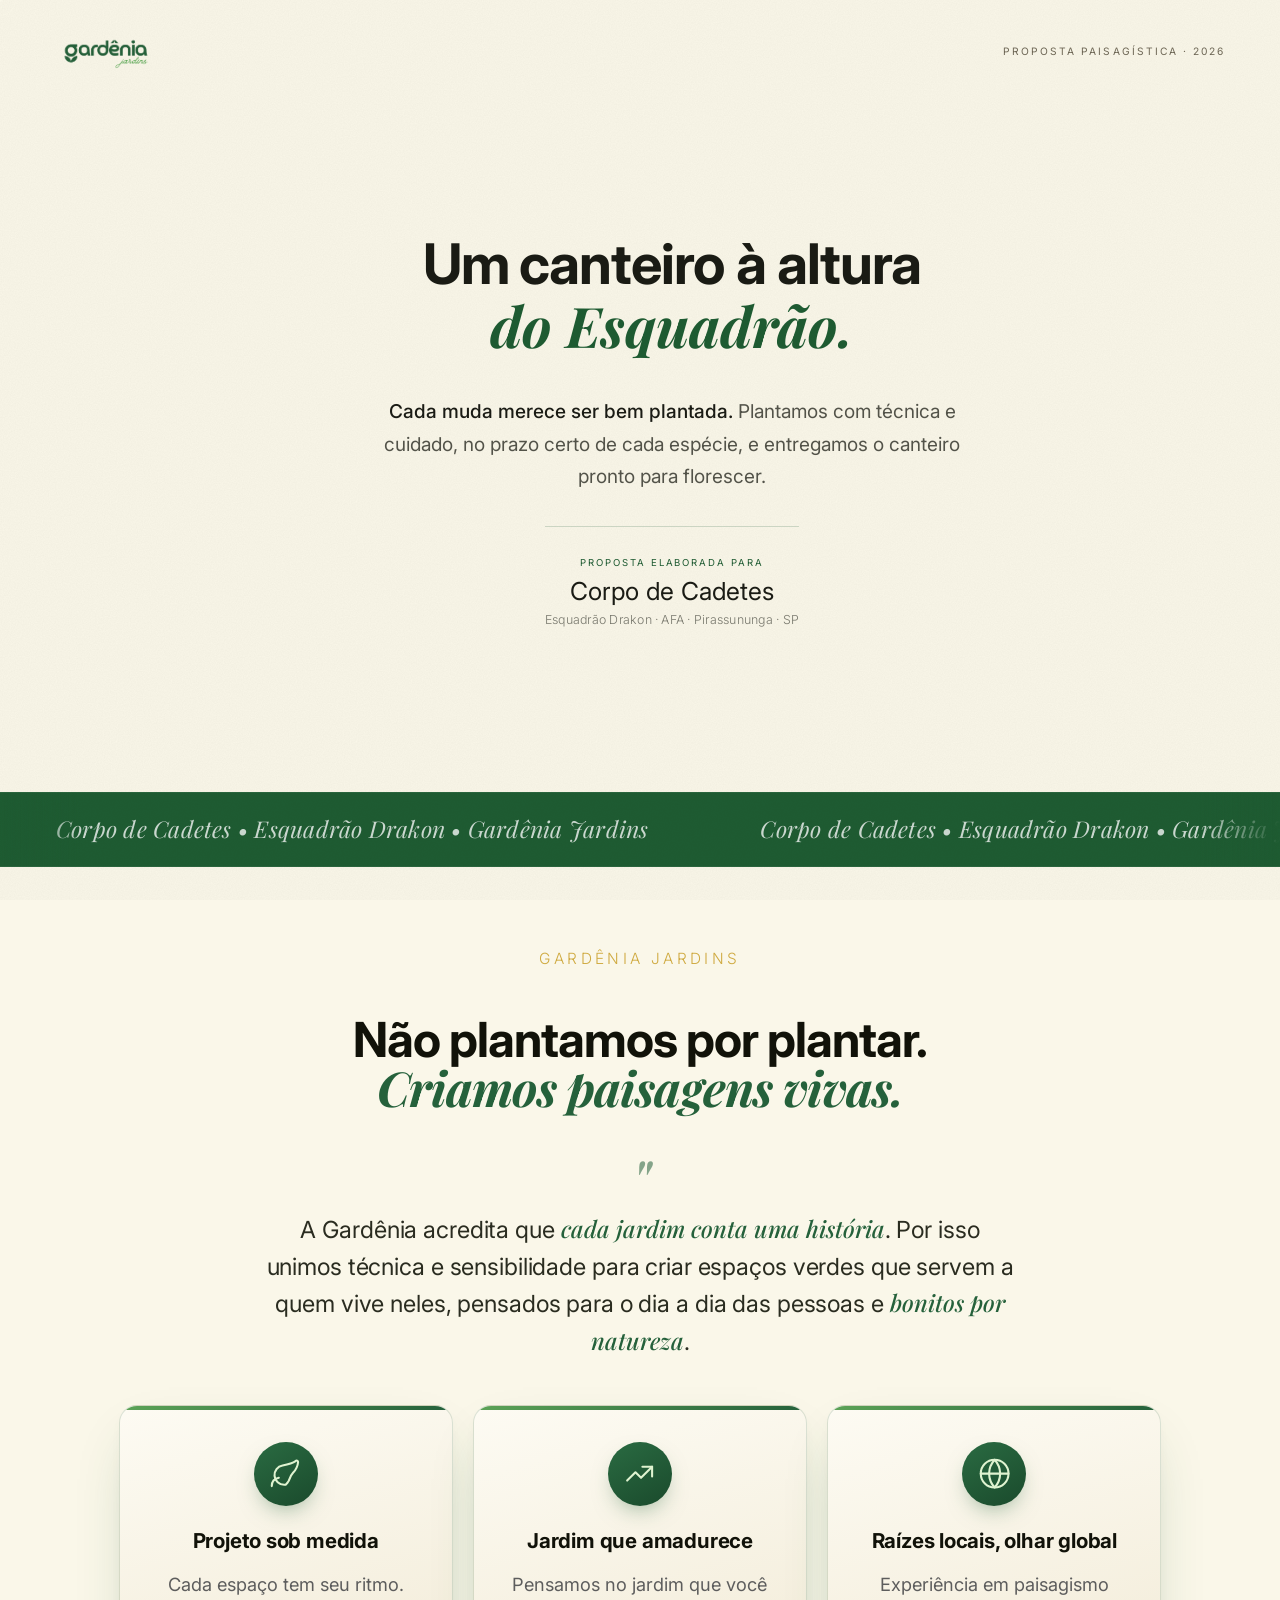
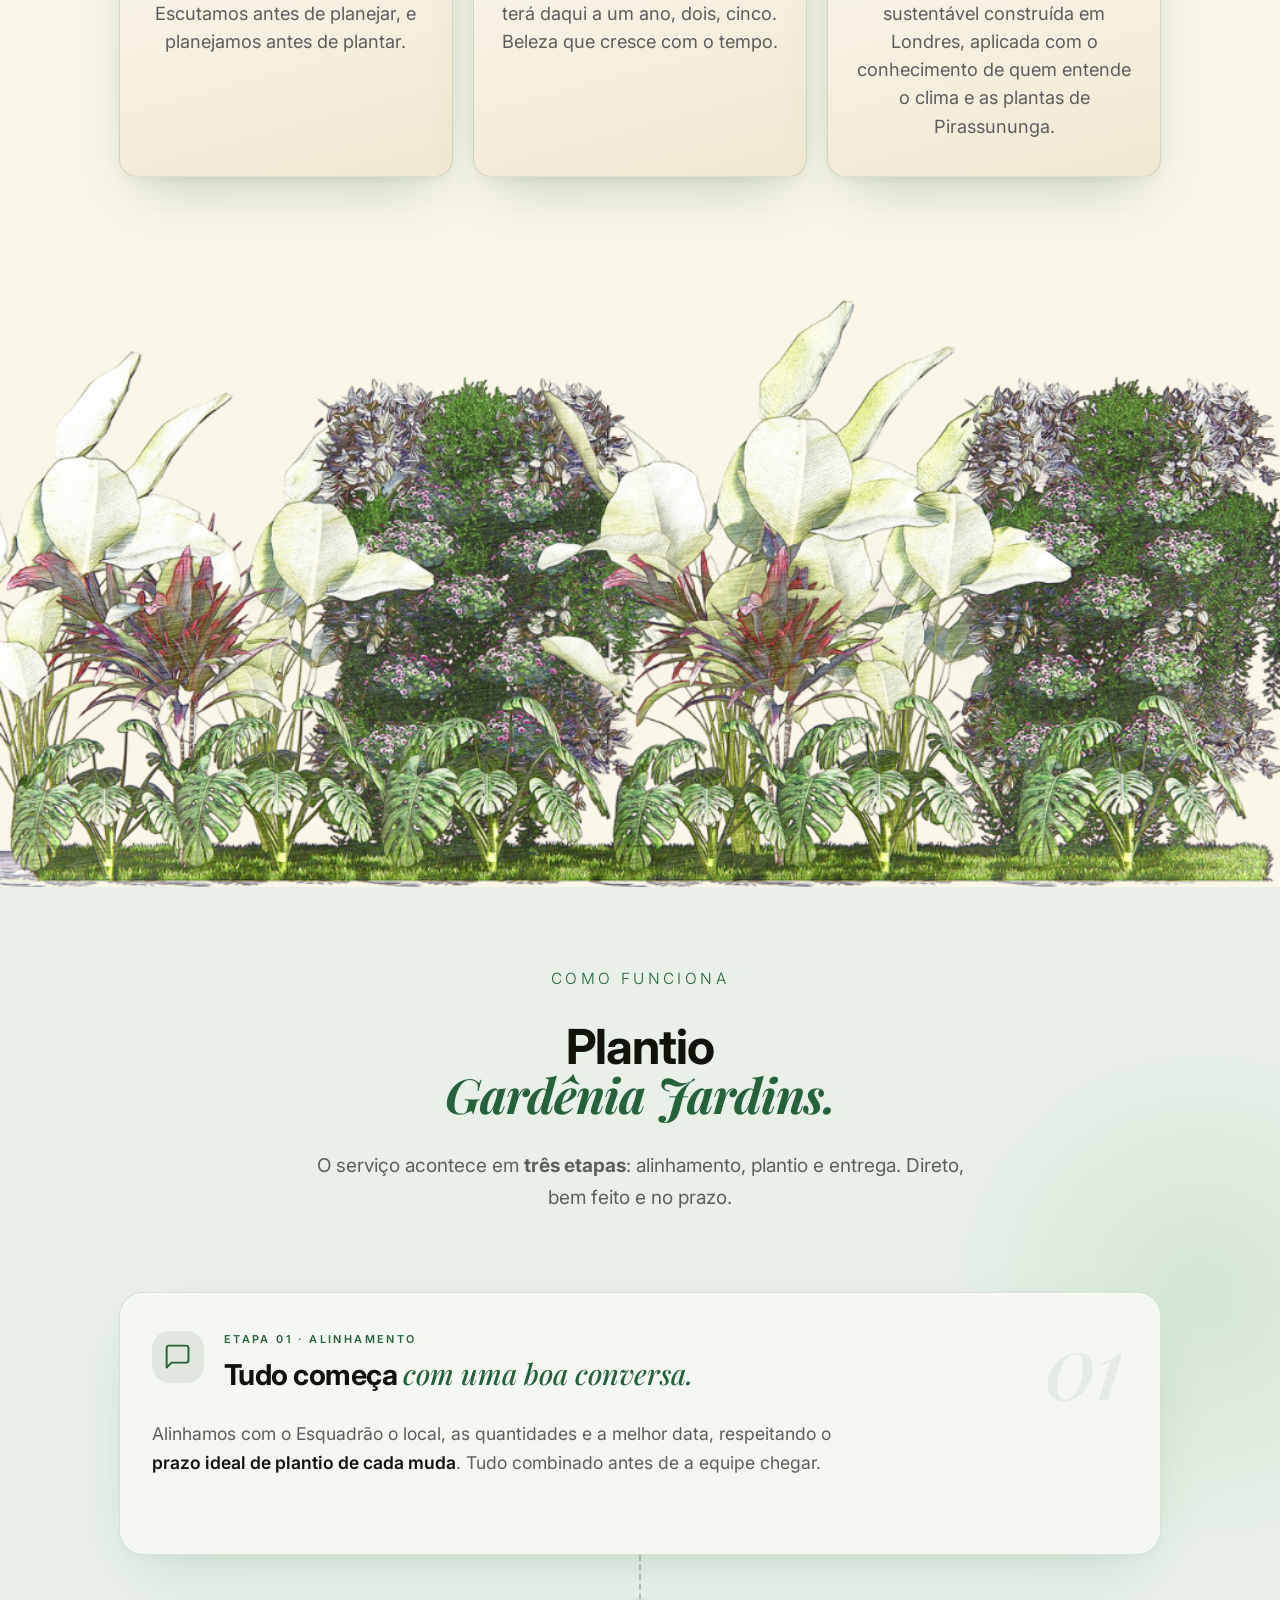
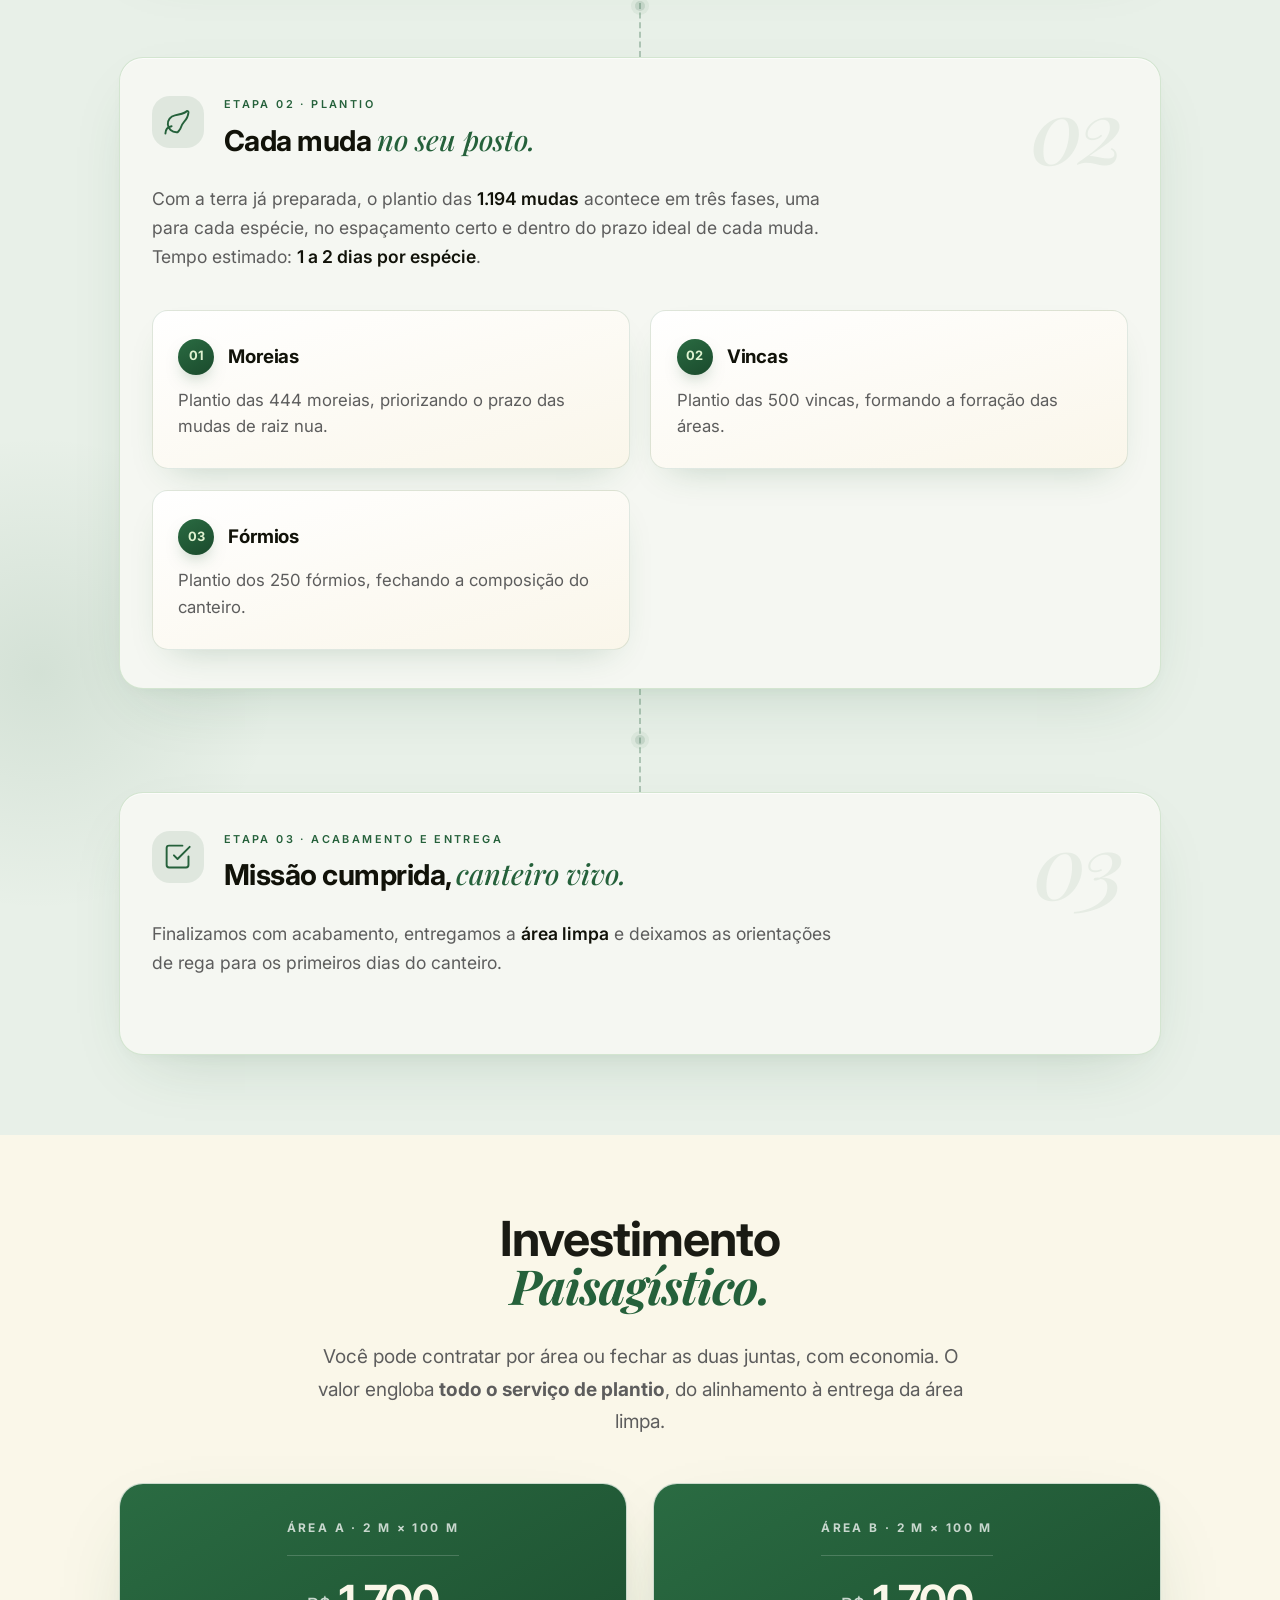
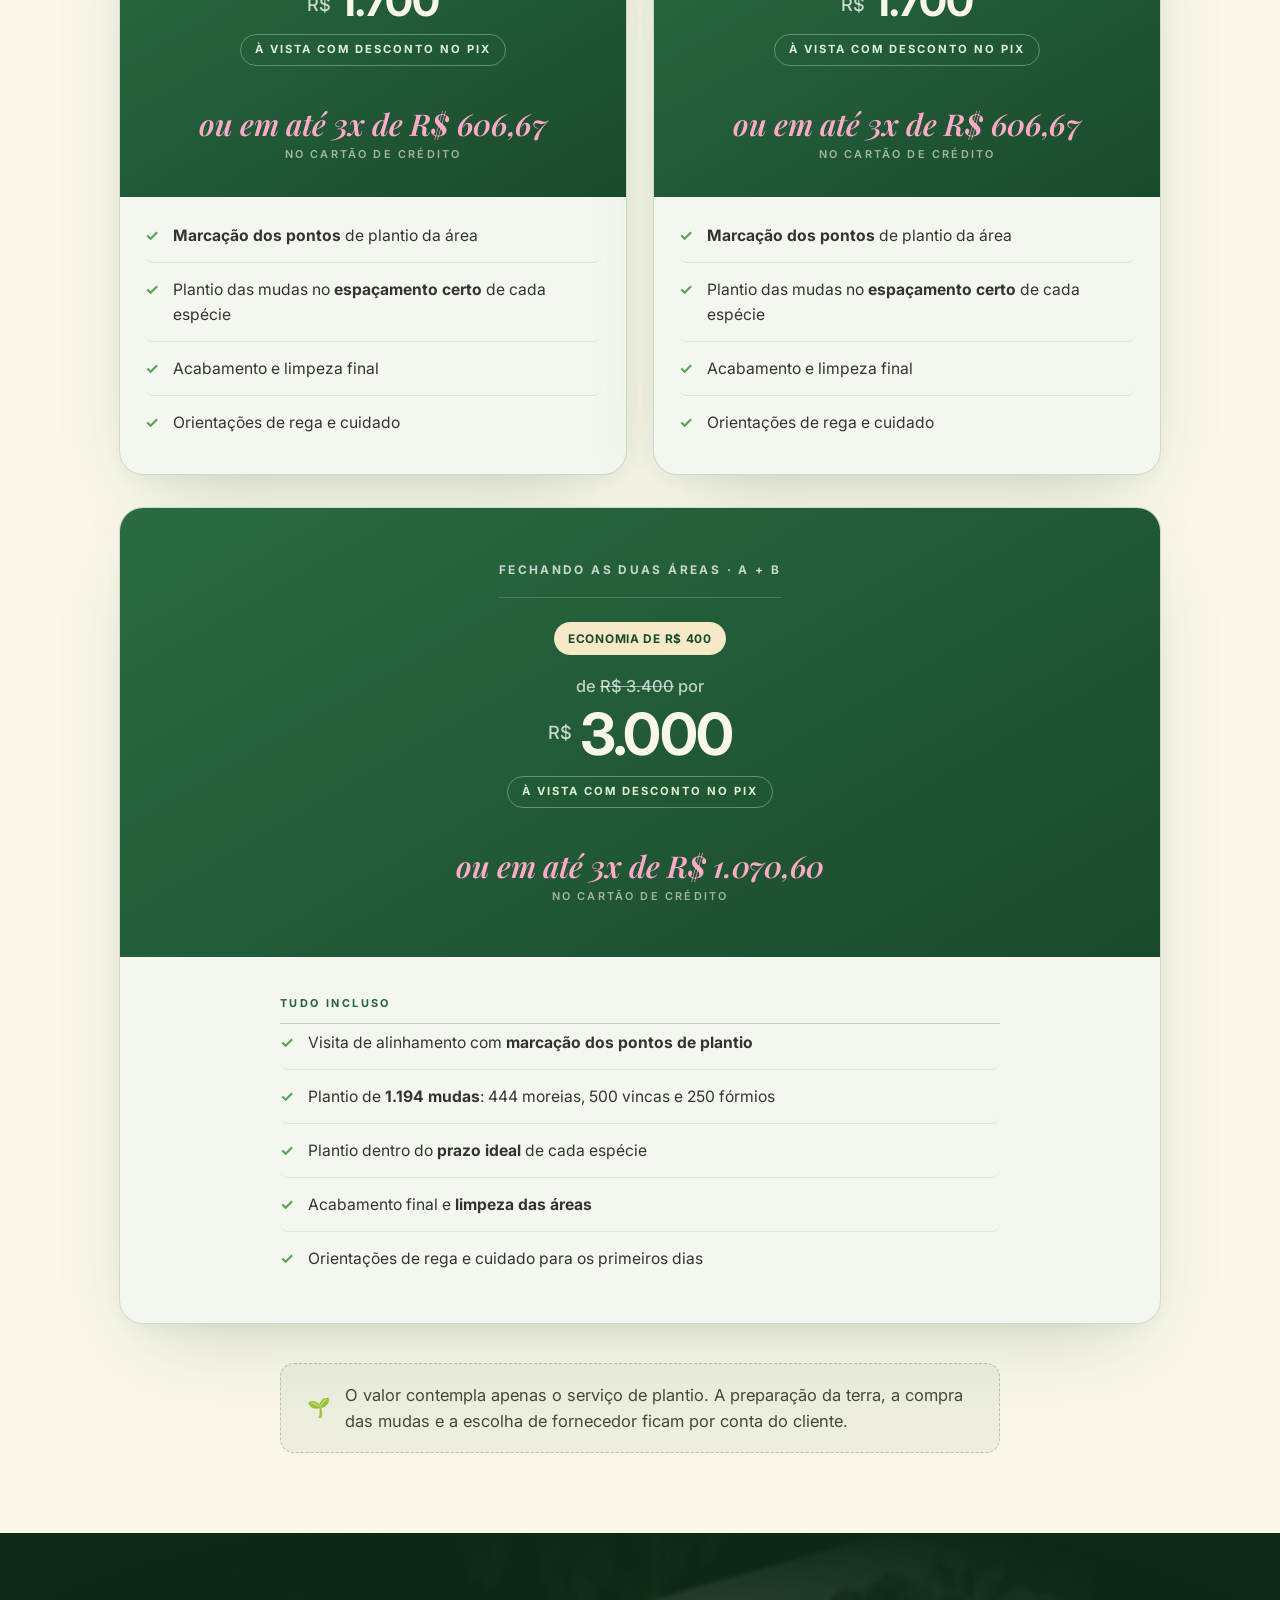
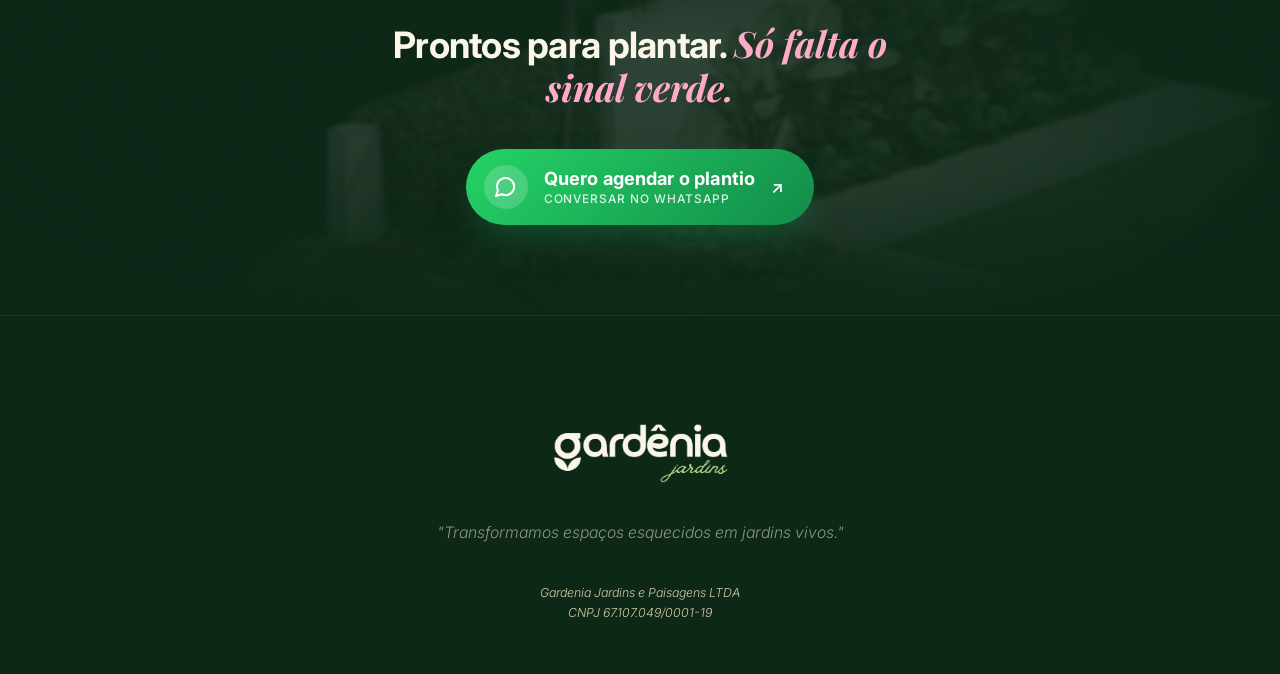
<file: livia-proposta/index.html>
<!DOCTYPE html>
<html lang="pt-BR">
<head>
<meta charset="UTF-8">
<meta name="viewport" content="width=device-width, initial-scale=1.0, viewport-fit=cover">
<meta name="theme-color" content="#FAF7E8">
<meta name="color-scheme" content="light">
<meta name="format-detection" content="telephone=no">

<title>Proposta Paisagística — Lívia | Gardênia Jardins</title>
<meta name="description" content="Proposta paisagística residencial da Gardênia Jardins para a Cadete Lívia. Plantio profissional — Pirassununga, SP.">
<meta name="author" content="Gardênia Jardins">

<!-- Open Graph / preview -->
<meta property="og:type" content="website">
<meta property="og:locale" content="pt_BR">
<meta property="og:site_name" content="Gardênia Jardins">
<meta property="og:title" content="Proposta de Plantio — Lívia">
<meta property="og:description" content="Serviço profissional de plantio para o Corpo de Cadetes · Esquadrão Drakon.">
<meta property="og:image" content="images/Gardenia_Hero.png">
<meta property="og:image:alt" content="Proposta de revitalização paisagística — Pirassununga">
<meta property="og:image:width" content="1672">
<meta property="og:image:height" content="941">

<!-- Twitter -->
<meta name="twitter:card" content="summary_large_image">
<meta name="twitter:title" content="Proposta de Plantio — Lívia">
<meta name="twitter:description" content="Plantio profissional — Pirassununga, SP.">
<meta name="twitter:image" content="images/Gardenia_Hero.png">

<!-- Fonts -->
<link rel="preconnect" href="https://fonts.googleapis.com">
<link rel="preconnect" href="https://fonts.gstatic.com" crossorigin>
<link href="https://fonts.googleapis.com/css2?family=Playfair+Display:ital,wght@0,400;0,500;0,600;0,700;1,400;1,500;1,600;1,700&family=Inter:wght@300;400;500;600;700&display=swap" rel="stylesheet">

<!-- Hero preload to win LCP -->
<link rel="preload" as="image" href="images/Gardenia_Hero.png" fetchpriority="high">

<!-- Styles -->
<link rel="stylesheet" href="styles.css">

<!-- Behavior -->
<script>document.documentElement.classList.add('js');</script>
<script src="script.js" defer></script>
</head>
<body>

<!-- Atmosphere layers -->
<div class="grain" aria-hidden="true"></div>
<div class="prog" id="prog" aria-hidden="true"></div>
<div class="cursor-ring" id="cur-ring" aria-hidden="true"></div>
<div class="cursor-dot" id="cur-dot" aria-hidden="true"></div>

<!-- NAV -->
<nav id="nav">
  <div class="nav-inner">
    <a class="n-logo" href="#top" aria-label="Gardênia Jardins">
      <img src="images/logo.png" alt="Gardênia Jardins" width="160" height="80">
    </a>
    <div class="n-ref">Proposta Paisagística · 2026</div>
  </div>
</nav>

<!-- ══ HERO EDITORIAL ══════════════════════════════════════ -->
<div class="hero">
  <div class="hero-left">
    <div class="hero-top">
      <h1 class="hero-h1" data-reveal-lines>
        <span class="line"><span class="line-inner">Um canteiro à altura</span></span>
        <span class="line"><span class="line-inner"><em>do Esquadrão.</em></span></span>
      </h1>
      <p class="hero-deck">
        <strong>Cada muda merece ser bem plantada.</strong> Plantamos com técnica e cuidado, no prazo certo de cada espécie, e entregamos o canteiro pronto para florescer.
      </p>
    </div>
    <div class="hero-bottom">
      <div class="hero-client-block">
        <div class="hero-for">Proposta elaborada para</div>
        <div class="hero-client-name">Corpo de Cadetes</div>
        <div class="hero-client-sub">Esquadrão Drakon · AFA · Pirassununga · SP</div>
      </div>
    </div>
  </div>

</div>

<!-- ══ MARQUEE ══════════════════════════════════════════ -->
<div class="mq">
  <div class="mq-track">
    <div class="mq-item">Corpo de Cadetes • Esquadrão Drakon • Gardênia Jardins</div>
    <div class="mq-item">Corpo de Cadetes • Esquadrão Drakon • Gardênia Jardins</div>
    <div class="mq-item">Corpo de Cadetes • Esquadrão Drakon • Gardênia Jardins</div>
    <div class="mq-item">Corpo de Cadetes • Esquadrão Drakon • Gardênia Jardins</div>
    <div class="mq-item">Corpo de Cadetes • Esquadrão Drakon • Gardênia Jardins</div>
    <div class="mq-item">Corpo de Cadetes • Esquadrão Drakon • Gardênia Jardins</div>
  </div>
</div>

<!-- ══ QUEM SOMOS ══════════════════════════════════════ -->
<section class="s s-white" id="cap-1">
  <div class="max">
    <div class="studio rv">
      <div class="studio-eyebrow">Gardênia Jardins</div>
      <h2 class="studio-title">
        <span>Não plantamos por plantar.</span>
        <span class="studio-em">Criamos paisagens vivas.</span>
      </h2>
      <blockquote class="studio-quote">
        <p>A Gardênia acredita que <em>cada jardim conta uma história</em>. Por isso unimos técnica e sensibilidade para criar espaços verdes que servem a quem vive neles, pensados para o dia a dia das pessoas e <em>bonitos por natureza</em>.</p>
      </blockquote>
      <div class="studio-cards">
        <div class="studio-card">
          <span class="studio-card-icon" aria-hidden="true">
            <svg viewBox="0 0 24 24" fill="none" stroke="currentColor" stroke-width="1.5" stroke-linecap="round" stroke-linejoin="round"><path d="M11 20A7 7 0 0 1 9.8 6.1C15.5 5 17 4.48 19.2 2.96a1 1 0 0 1 1.8.66 12.78 12.78 0 0 1-3.65 7.78c-1.66 1.66-2.32 3.62-3.07 5.71L13 19l-1 1z"/><path d="M2 21c0-3 1.85-5.36 5.08-6"/></svg>
          </span>
          <div class="studio-card-label">Projeto sob medida</div>
          <p class="studio-card-text">Cada espaço tem seu ritmo. Escutamos antes de planejar, e planejamos antes de plantar.</p>
        </div>
        <div class="studio-card">
          <span class="studio-card-icon" aria-hidden="true">
            <svg viewBox="0 0 24 24" fill="none" stroke="currentColor" stroke-width="1.5" stroke-linecap="round" stroke-linejoin="round"><path d="m3 17 6-6 4 4 8-8"/><path d="M14 7h7v7"/></svg>
          </span>
          <div class="studio-card-label">Jardim que amadurece</div>
          <p class="studio-card-text">Pensamos no jardim que você terá daqui a um ano, dois, cinco. Beleza que cresce com o tempo.</p>
        </div>
        <div class="studio-card">
          <span class="studio-card-icon" aria-hidden="true">
            <svg viewBox="0 0 24 24" fill="none" stroke="currentColor" stroke-width="1.5" stroke-linecap="round" stroke-linejoin="round"><circle cx="12" cy="12" r="10"/><path d="M2 12h20"/><path d="M12 2a15.3 15.3 0 0 1 4 10 15.3 15.3 0 0 1-4 10 15.3 15.3 0 0 1-4-10 15.3 15.3 0 0 1 4-10z"/></svg>
          </span>
          <div class="studio-card-label">Raízes locais, olhar global</div>
          <p class="studio-card-text">Experiência em paisagismo sustentável construída em Londres, aplicada com o conhecimento de quem entende o clima e as plantas de Pirassununga.</p>
        </div>
      </div>
    </div>
  </div>
</section>

<!-- ══ TRANSICAO ══════════════════════════════════════ -->
<div class="img-transicao">
  <picture>
    <source media="(min-width: 901px)" srcset="images/Gardenia_Transicao.png">
    <img loading="lazy" decoding="async" src="images/Gardenia_Transicao.png" alt="Composição paisagística tropical">
  </picture>
</div>

<!-- ══ COMO FUNCIONA (timeline) ══════════════════════ -->
<section class="tl-section" id="cap-3">
  <div class="tl-deco tl-deco--a" aria-hidden="true"></div>
  <div class="tl-deco tl-deco--b" aria-hidden="true"></div>
  <div class="max">
    <div class="tl-head rv">
      <div class="tl-eyebrow">Como funciona</div>
      <h2 class="tl-title">
        <span>Plantio</span>
        <span class="tl-em">Gardênia Jardins.</span>
      </h2>
      <p class="tl-lead">O serviço acontece em <strong>três etapas</strong>: alinhamento, plantio e entrega. Direto, bem feito e no prazo.</p>
    </div>

    <!-- ETAPA 01 — Alinhamento -->
    <article class="tl-card rv">
      <div class="tl-card-wm" aria-hidden="true">01</div>
      <header class="tl-card-head">
        <span class="tl-card-icon" aria-hidden="true">
          <svg viewBox="0 0 24 24" fill="none" stroke="currentColor" stroke-width="1.6" stroke-linecap="round" stroke-linejoin="round"><path d="M21 15a2 2 0 0 1-2 2H7l-4 4V5a2 2 0 0 1 2-2h14a2 2 0 0 1 2 2z"/></svg>
        </span>
        <div class="tl-card-meta">
          <div class="tl-card-label">Etapa 01 · Alinhamento</div>
          <h3 class="tl-card-title">Tudo começa <em>com uma boa conversa.</em></h3>
        </div>
      </header>
      <p class="tl-card-desc">Alinhamos com o Esquadrão o local, as quantidades e a melhor data, respeitando o <strong>prazo ideal de plantio de cada muda</strong>. Tudo combinado antes de a equipe chegar.</p>
    </article>

    <div class="tl-connector" aria-hidden="true"></div>

    <!-- ETAPA 02 — Preparo da terra -->
    <article class="tl-card rv">
      <div class="tl-card-wm" aria-hidden="true">02</div>
      <header class="tl-card-head">
        <span class="tl-card-icon" aria-hidden="true">
          <svg viewBox="0 0 24 24" fill="none" stroke="currentColor" stroke-width="1.6" stroke-linecap="round" stroke-linejoin="round"><path d="M11 20A7 7 0 0 1 9.8 6.1C15.5 5 17 4.48 19.2 2.96a1 1 0 0 1 1.8.66 12.78 12.78 0 0 1-3.65 7.78c-1.66 1.66-2.32 3.62-3.07 5.71L13 19l-1 1z"/><path d="M2 21c0-3 1.85-5.36 5.08-6"/></svg>
        </span>
        <div class="tl-card-meta">
          <div class="tl-card-label">Etapa 02 · Plantio</div>
          <h3 class="tl-card-title">Cada muda <em>no seu posto.</em></h3>
        </div>
      </header>
      <p class="tl-card-desc">Com a terra já preparada, o plantio das <strong>1.194 mudas</strong> acontece em três fases, uma para cada espécie, no espaçamento certo e dentro do prazo ideal de cada muda. Tempo estimado: <strong>1 a 2 dias por espécie</strong>.</p>
      <div class="tl-subcards tl-subcards--4">
        <div class="tl-subcard">
          <div class="tl-subcard-head"><span class="tl-subcard-n">01</span><div class="tl-subcard-title">Moreias</div></div>
          <p class="tl-subcard-text">Plantio das 444 moreias, priorizando o prazo das mudas de raiz nua.</p>
        </div>
        <div class="tl-subcard">
          <div class="tl-subcard-head"><span class="tl-subcard-n">02</span><div class="tl-subcard-title">Vincas</div></div>
          <p class="tl-subcard-text">Plantio das 500 vincas, formando a forração das áreas.</p>
        </div>
        <div class="tl-subcard">
          <div class="tl-subcard-head"><span class="tl-subcard-n">03</span><div class="tl-subcard-title">Fórmios</div></div>
          <p class="tl-subcard-text">Plantio dos 250 fórmios, fechando a composição do canteiro.</p>
        </div>
      </div>
    </article>

    <div class="tl-connector" aria-hidden="true"></div>

    <!-- ETAPA 03 — Plantio e entrega -->
    <article class="tl-card rv">
      <div class="tl-card-wm" aria-hidden="true">03</div>
      <header class="tl-card-head">
        <span class="tl-card-icon" aria-hidden="true">
          <svg viewBox="0 0 24 24" fill="none" stroke="currentColor" stroke-width="1.6" stroke-linecap="round" stroke-linejoin="round"><path d="M9 11l3 3L22 4"/><path d="M21 12v7a2 2 0 0 1-2 2H5a2 2 0 0 1-2-2V5a2 2 0 0 1 2-2h11"/></svg>
        </span>
        <div class="tl-card-meta">
          <div class="tl-card-label">Etapa 03 · Acabamento e Entrega</div>
          <h3 class="tl-card-title">Missão cumprida, <em>canteiro vivo.</em></h3>
        </div>
      </header>
      <p class="tl-card-desc">Finalizamos com acabamento, entregamos a <strong>área limpa</strong> e deixamos as orientações de rega para os primeiros dias do canteiro.</p>
    </article>
  </div>
</section>

<!-- ══ INVESTIMENTO ════════════════════════════════════ -->
<section class="s s-white" id="cap-6">
  <div class="max">
    <div class="invest-head rv">
      <h2 class="invest-head-title">
        <span>Investimento</span>
        <span class="invest-head-em">Paisagístico.</span>
      </h2>
      <p class="invest-head-sub">Você pode contratar por área ou fechar as duas juntas, com economia. O valor engloba <strong>todo o serviço de plantio</strong>, do alinhamento à entrega da área limpa.</p>
    </div>

    <!-- ÁREAS A e B -->
    <div class="area-duo">
      <div class="invest-card rv">
        <div class="invest-grid">
          <div class="invest-price">
            <div class="invest-eyebrow">Área A<span class="eb-dot"> · </span><span class="eb-l2">2 m × 100 m</span></div>
            <div class="pricebox">
              <div class="pricebox-total"><span class="pb-cur">R$</span><span class="pb-big">1.700</span></div>
              <div class="pricebox-meta">à vista com desconto no Pix</div>
              <div class="pricebox-div"></div>
              <div class="pricebox-parc"><span class="parc-value">ou em até 3x de R$ 606,67</span><span class="parc-label">no cartão de crédito</span></div>
            </div>
          </div>
          <div class="invest-scope">
            <ul class="invest-list">
              <li><span class="inv-ck">✓</span><span><strong>Marcação dos pontos</strong> de plantio da área</span></li>
              <li><span class="inv-ck">✓</span><span>Plantio das mudas no <strong>espaçamento certo</strong> de cada espécie</span></li>
              <li><span class="inv-ck">✓</span><span>Acabamento e limpeza final</span></li>
              <li><span class="inv-ck">✓</span><span>Orientações de rega e cuidado</span></li>
            </ul>
          </div>
        </div>
      </div>
      <div class="invest-card rv">
        <div class="invest-grid">
          <div class="invest-price">
            <div class="invest-eyebrow">Área B<span class="eb-dot"> · </span><span class="eb-l2">2 m × 100 m</span></div>
            <div class="pricebox">
              <div class="pricebox-total"><span class="pb-cur">R$</span><span class="pb-big">1.700</span></div>
              <div class="pricebox-meta">à vista com desconto no Pix</div>
              <div class="pricebox-div"></div>
              <div class="pricebox-parc"><span class="parc-value">ou em até 3x de R$ 606,67</span><span class="parc-label">no cartão de crédito</span></div>
            </div>
          </div>
          <div class="invest-scope">
            <ul class="invest-list">
              <li><span class="inv-ck">✓</span><span><strong>Marcação dos pontos</strong> de plantio da área</span></li>
              <li><span class="inv-ck">✓</span><span>Plantio das mudas no <strong>espaçamento certo</strong> de cada espécie</span></li>
              <li><span class="inv-ck">✓</span><span>Acabamento e limpeza final</span></li>
              <li><span class="inv-ck">✓</span><span>Orientações de rega e cuidado</span></li>
            </ul>
          </div>
        </div>
      </div>
    </div>

    <!-- AS DUAS ÁREAS JUNTAS -->
    <div class="invest-card rv" style="margin-top:32px">
      <div class="invest-grid">
        <div class="invest-price">
          <div class="invest-eyebrow">Fechando as duas áreas<span class="eb-dot"> · </span><span class="eb-l2">A + B</span></div>
          <div class="pricebox">
            <div class="pricebox-badge">Economia de R$ 400</div>
            <div class="pricebox-old">de <s>R$ 3.400</s> por</div>
            <div class="pricebox-total"><span class="pb-cur">R$</span><span class="pb-big">3.000</span></div>
            <div class="pricebox-meta">à vista com desconto no Pix</div>
            <div class="pricebox-div"></div>
            <div class="pricebox-parc"><span class="parc-value">ou em até 3x de R$ 1.070,60</span><span class="parc-label">no cartão de crédito</span></div>
          </div>
        </div>
        <div class="invest-scope">
          <div class="scope-cols scope-cols--single">
            <div class="scope-col">
              <div class="inv-col-title">Tudo incluso</div>
              <ul class="invest-list">
                <li><span class="inv-ck">✓</span><span>Visita de alinhamento com <strong>marcação dos pontos de plantio</strong></span></li>
                                <li><span class="inv-ck">✓</span><span>Plantio de <strong>1.194 mudas</strong>: 444 moreias, 500 vincas e 250 fórmios</span></li>
                <li><span class="inv-ck">✓</span><span>Plantio dentro do <strong>prazo ideal</strong> de cada espécie</span></li>
                <li><span class="inv-ck">✓</span><span>Acabamento final e <strong>limpeza das áreas</strong></span></li>
                <li><span class="inv-ck">✓</span><span>Orientações de rega e cuidado para os primeiros dias</span></li>
              </ul>
            </div>
          </div>
        </div>
      </div>
    </div>

    <div class="invest-note rv">
      <span class="invest-note-ico" aria-hidden="true">🌱</span>
      <p>O valor contempla apenas o serviço de plantio. A preparação da terra, a compra das mudas e a escolha de fornecedor ficam por conta do cliente.</p>
    </div>
  </div>
</section>

<!-- ══ CLOSING CTA ══════════════════════════════════ -->
<section class="closing-cta">
  <div class="closing-img-bg" aria-hidden="true">
    <img loading="lazy" decoding="async" src="images/Gardenia_Hero.png" alt="">
  </div>
  <div class="closing-inner rv">
    <h2 class="closing-title">Prontos para plantar. <em style="color:#FFAAC9">Só falta o sinal verde.</em></h2>
    <a class="cta-pill" href="https://wa.me/5519996029455?text=Ol%C3%A1%21%20Vim%20pela%20proposta%20paisag%C3%ADstica%20e%20gostaria%20de%20conversar." target="_blank" rel="noopener">
      <span class="cta-icon" aria-hidden="true">
        <svg viewBox="0 0 24 24" fill="none" stroke="currentColor" stroke-width="2" stroke-linecap="round" stroke-linejoin="round"><path d="M21 11.5a8.38 8.38 0 0 1-.9 3.8 8.5 8.5 0 0 1-7.6 4.7 8.38 8.38 0 0 1-3.8-.9L3 21l1.9-5.7a8.38 8.38 0 0 1-.9-3.8 8.5 8.5 0 0 1 4.7-7.6 8.38 8.38 0 0 1 3.8-.9h.5a8.48 8.48 0 0 1 8 8v.5z"/></svg>
      </span>
      <span class="cta-text">
        <span class="cta-main">Quero agendar o plantio</span>
        <span class="cta-sub">Conversar no WhatsApp</span>
      </span>
      <span class="cta-arrow" aria-hidden="true">↗</span>
    </a>
  </div>
</section>

<!-- ══ FOOTER ══════════════════════════════════════════ -->
<footer>
  <div class="ft-inner">
    <img class="ft-logo" src="images/logo-clara.png" alt="Gardênia Jardins">
    <p class="ft-quote">"Transformamos espaços esquecidos em jardins vivos."</p>
    <p class="ft-quote" style="font-size:.75rem;color:#D4C9A8;margin-top:12px">Gardenia Jardins e Paisagens LTDA<br>CNPJ 67.107.049/0001-19</p>
  </div>
</footer>
</body>
</html>
</file>
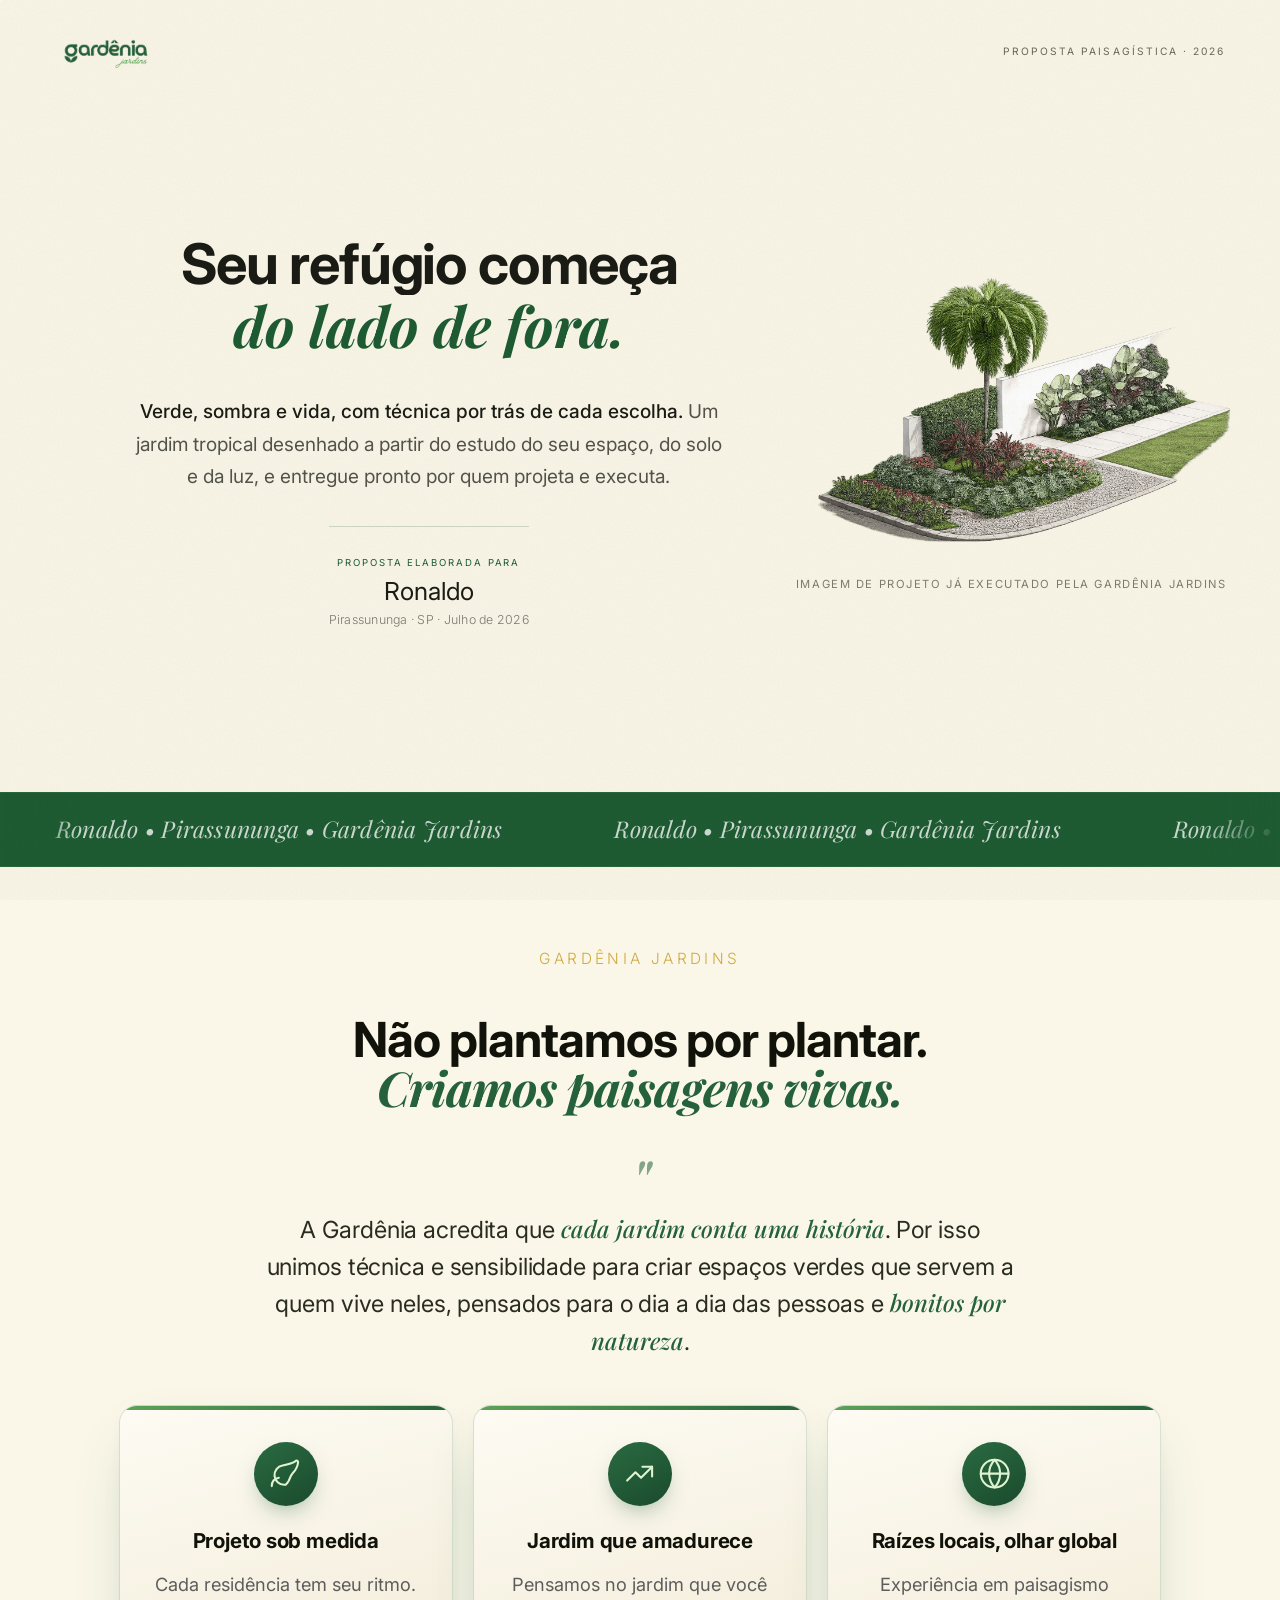
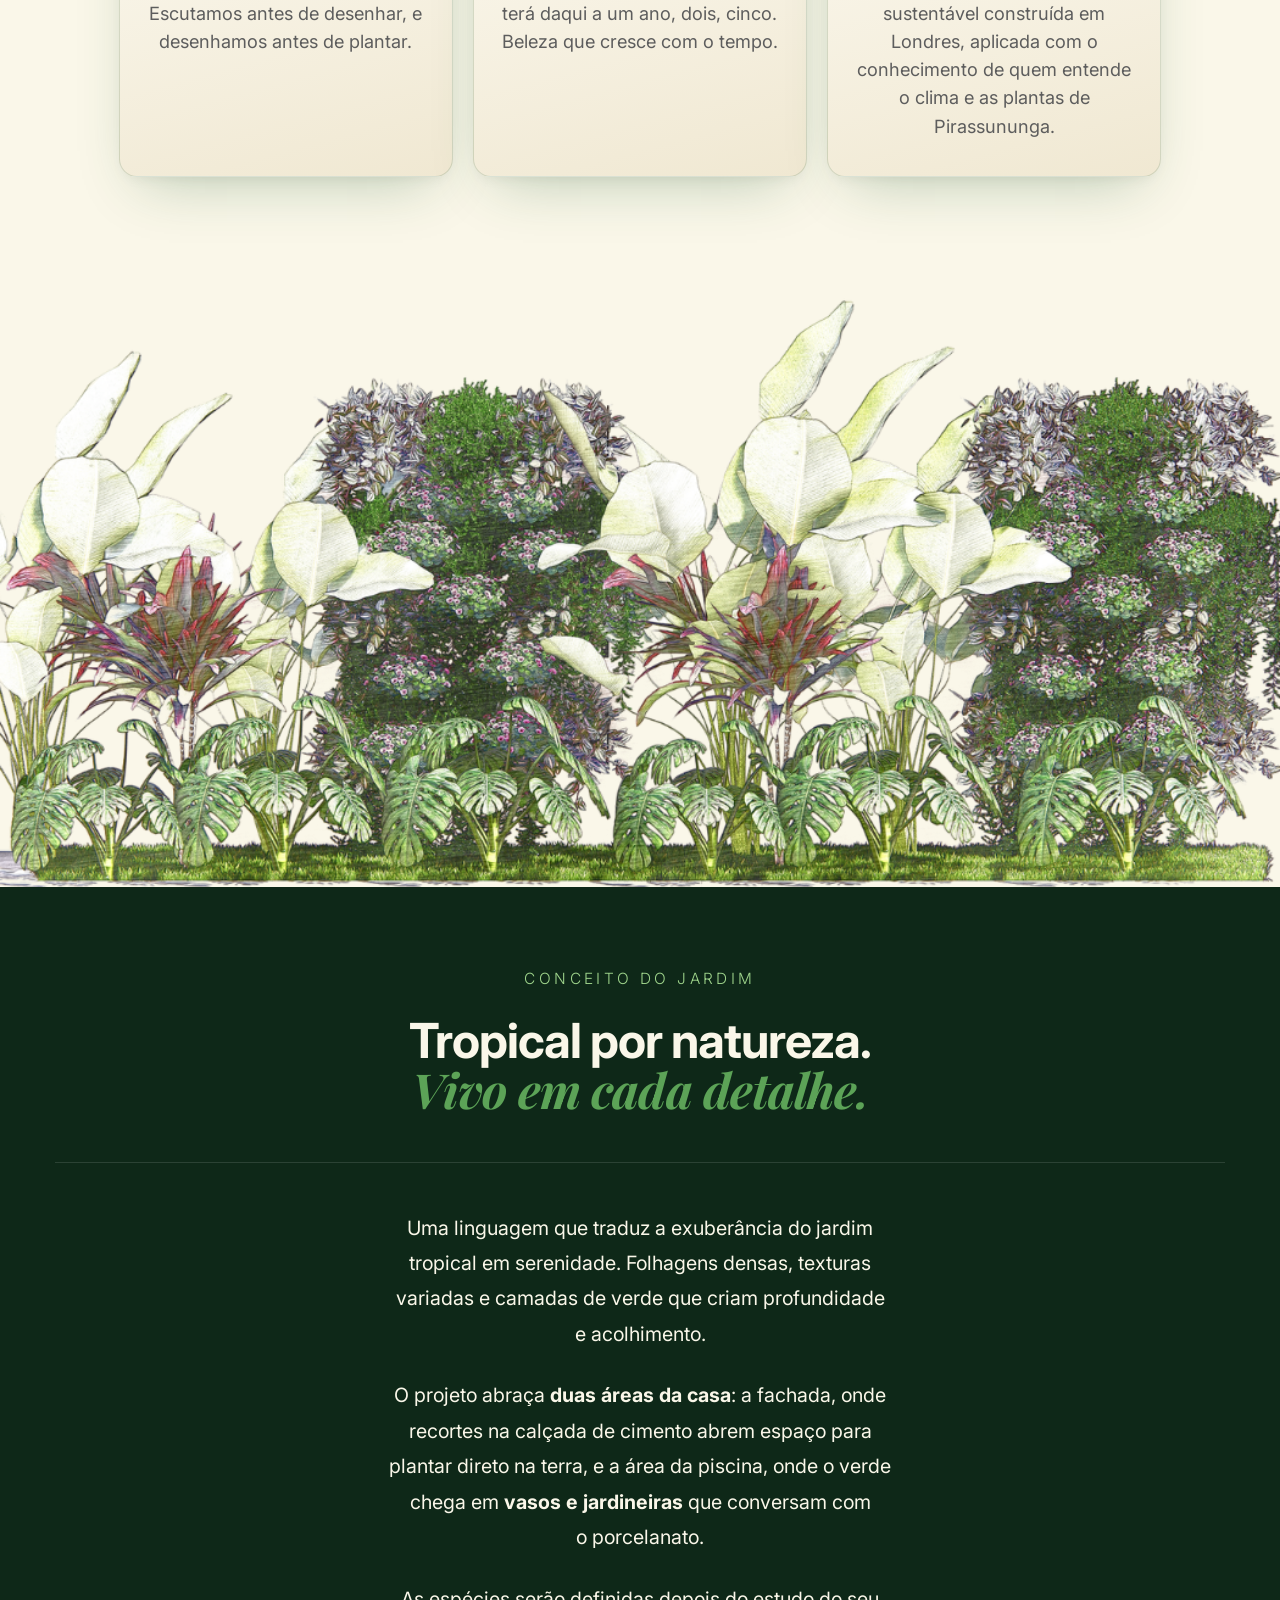
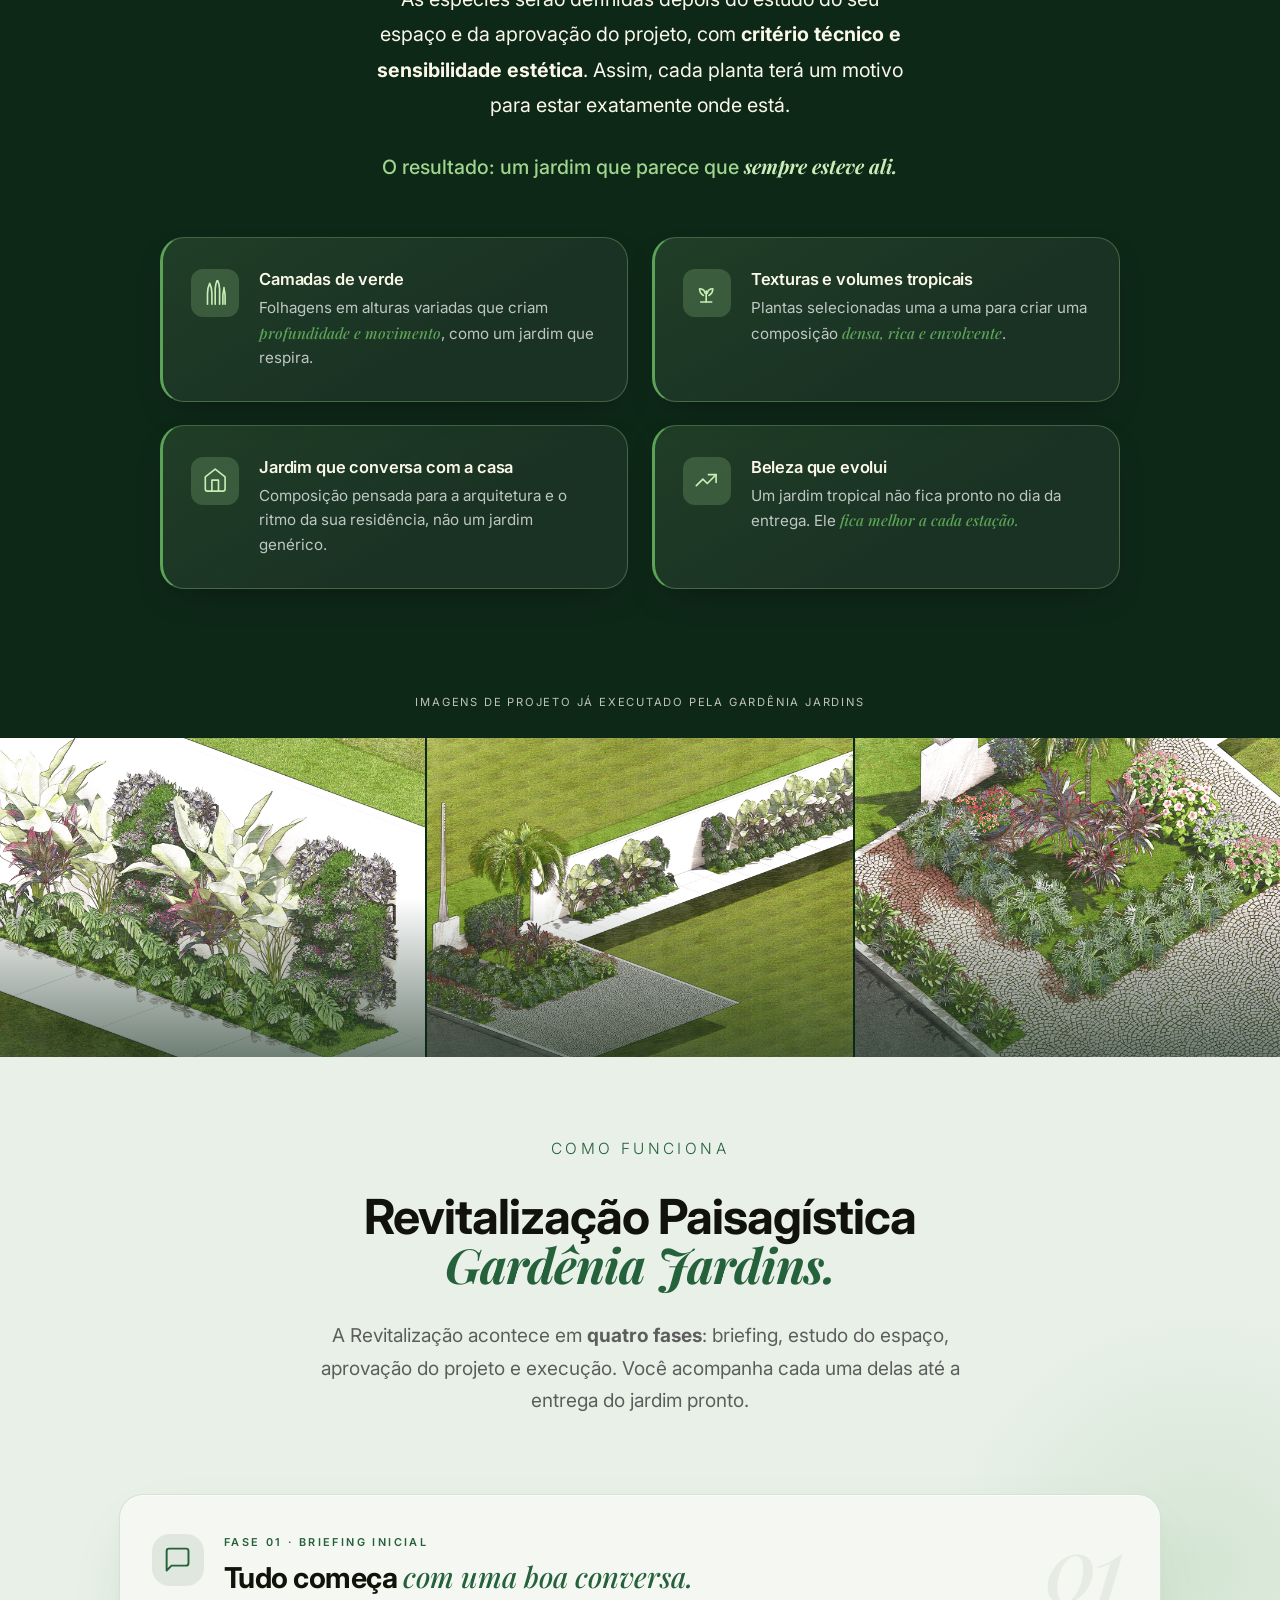
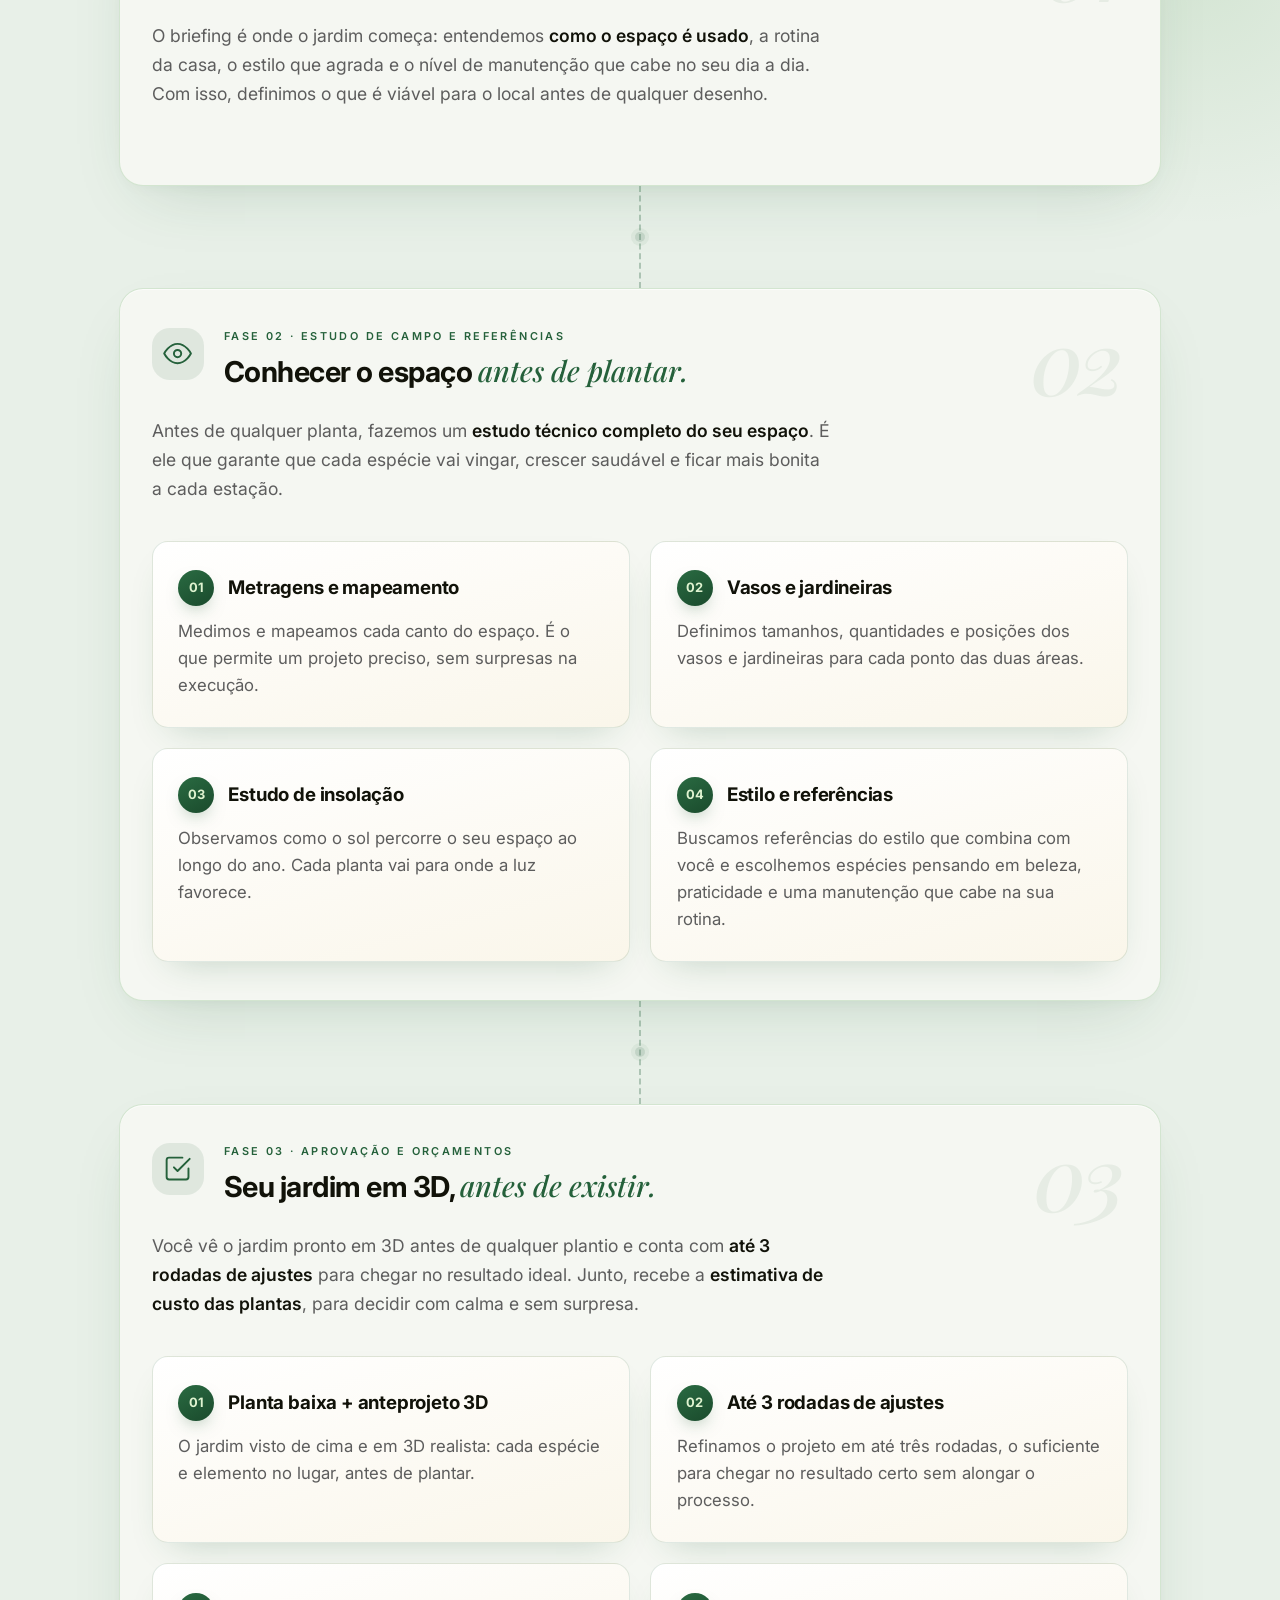
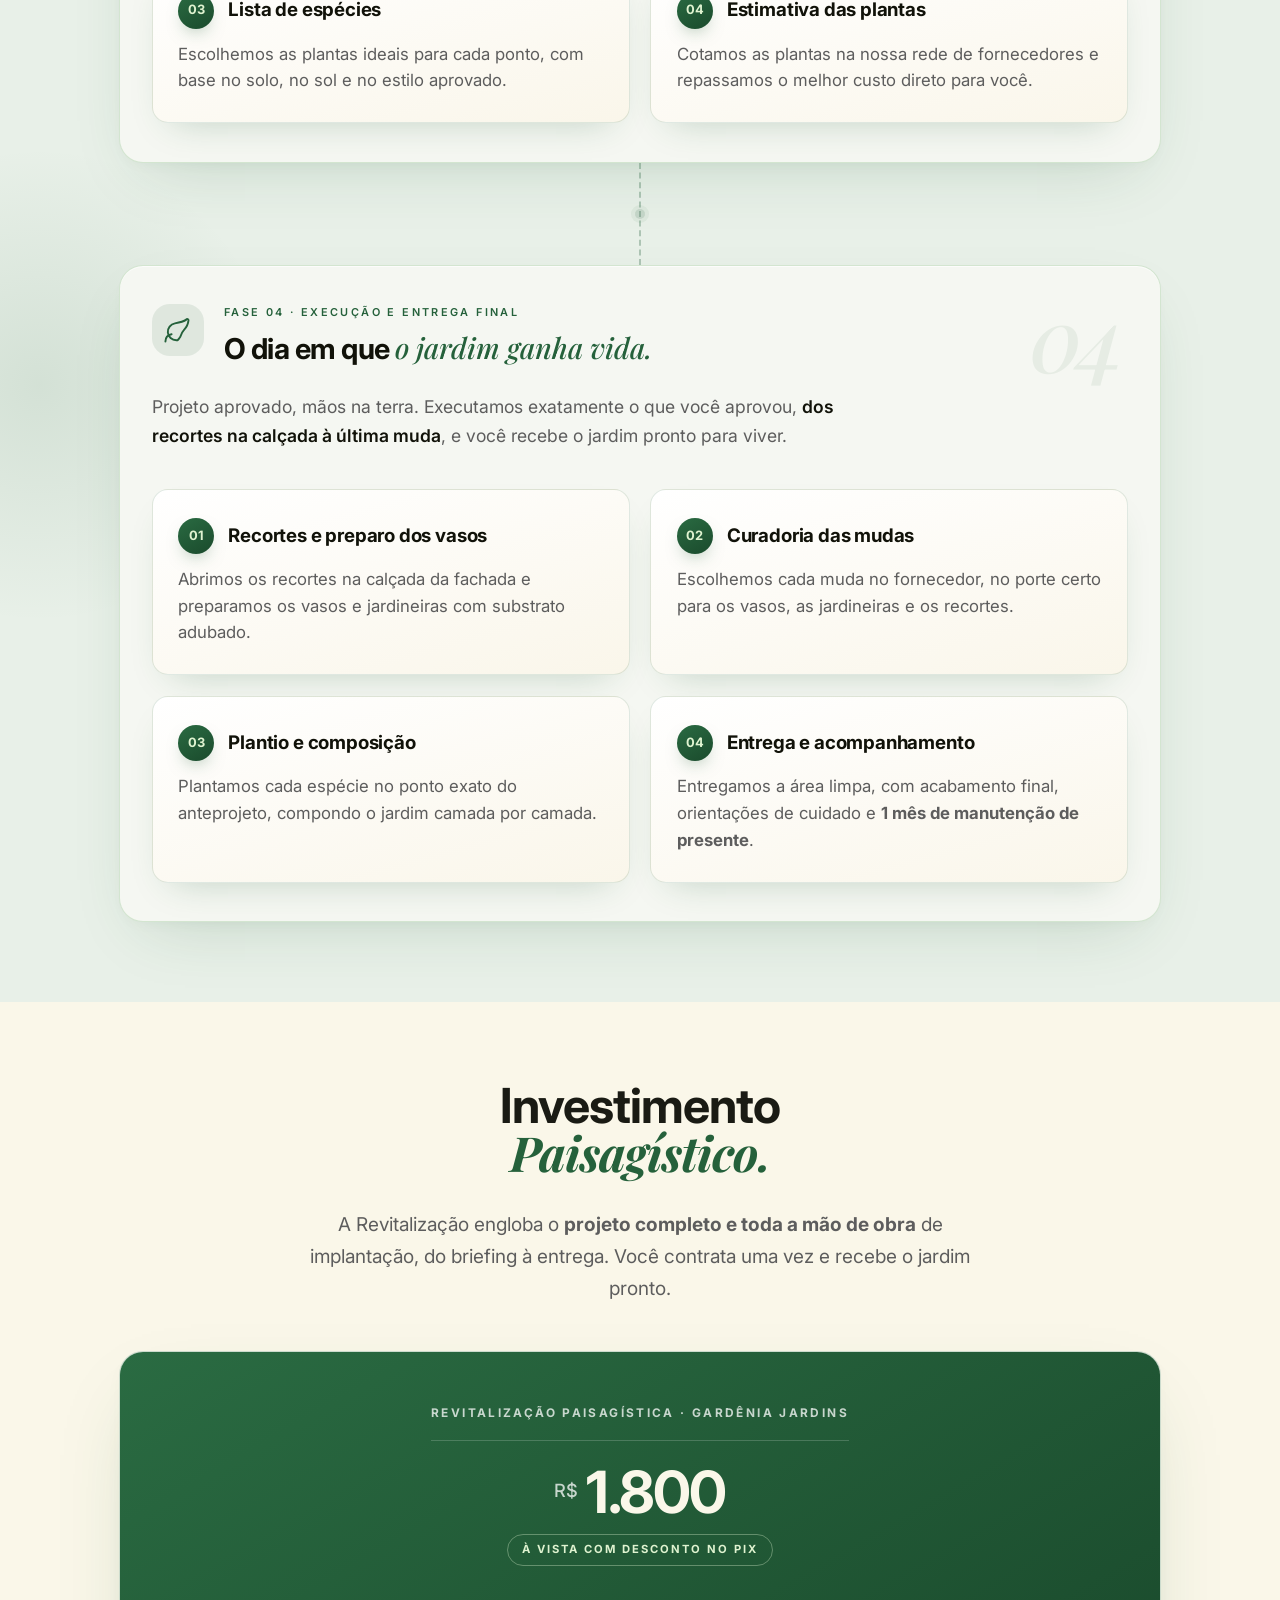
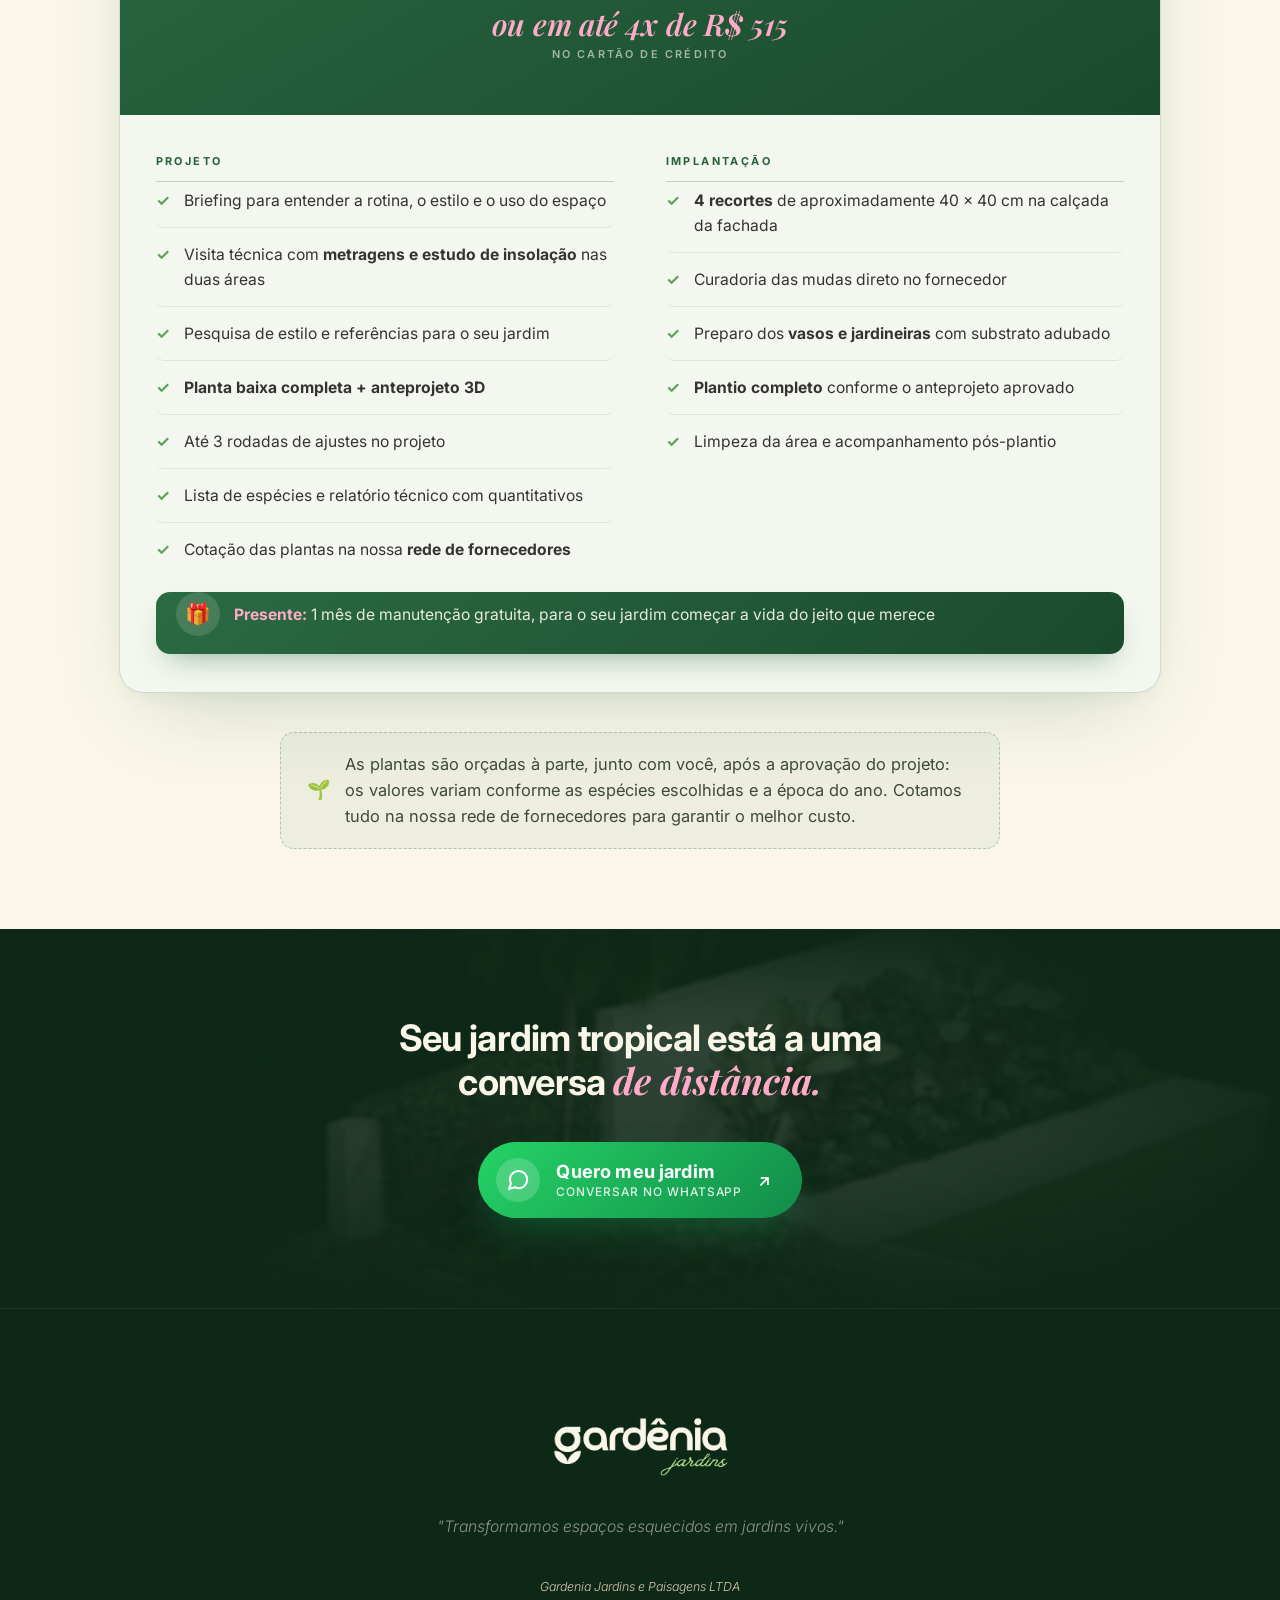
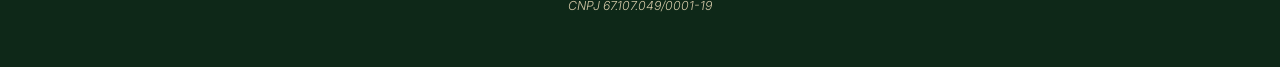
<file: ronaldo-proposta/index.html>
<!DOCTYPE html>
<html lang="pt-BR">
<head>
<meta charset="UTF-8">
<meta name="viewport" content="width=device-width, initial-scale=1.0, viewport-fit=cover">
<meta name="theme-color" content="#FAF7E8">
<meta name="color-scheme" content="light">
<meta name="format-detection" content="telephone=no">

<title>Proposta Paisagística — Ronaldo | Gardênia Jardins</title>
<meta name="description" content="Proposta paisagística residencial da Gardênia Jardins para Ronaldo. Jardim tropical feito sob medida — Pirassununga, SP.">
<meta name="author" content="Gardênia Jardins">

<!-- Open Graph / preview -->
<meta property="og:type" content="website">
<meta property="og:locale" content="pt_BR">
<meta property="og:site_name" content="Gardênia Jardins">
<meta property="og:title" content="Proposta Paisagística — Ronaldo">
<meta property="og:description" content="Vasos, jardineiras e recortes de plantio na fachada, com anteprojeto 3D e implantação completa.">
<meta property="og:image" content="https://ronaldo.gardeniajardins.com.br/images/Gardenia_Hero.png">
<meta property="og:image:alt" content="Proposta de revitalização paisagística — Pirassununga">
<meta property="og:image:width" content="1672">
<meta property="og:image:height" content="941">

<!-- Twitter -->
<meta name="twitter:card" content="summary_large_image">
<meta name="twitter:title" content="Proposta Paisagística — Ronaldo">
<meta name="twitter:description" content="Jardim tropical feito sob medida — Pirassununga, SP.">
<meta name="twitter:image" content="https://ronaldo.gardeniajardins.com.br/images/Gardenia_Hero.png">

<!-- Fonts -->
<link rel="preconnect" href="https://fonts.googleapis.com">
<link rel="preconnect" href="https://fonts.gstatic.com" crossorigin>
<link href="https://fonts.googleapis.com/css2?family=Playfair+Display:ital,wght@0,400;0,500;0,600;0,700;1,400;1,500;1,600;1,700&family=Inter:wght@300;400;500;600;700&display=swap" rel="stylesheet">

<!-- Hero preload to win LCP -->
<link rel="preload" as="image" href="images/Gardenia_Hero.png" fetchpriority="high">

<!-- Styles -->
<link rel="stylesheet" href="styles.css">

<!-- Behavior -->
<script>document.documentElement.classList.add('js');</script>
<script src="script.js" defer></script>
</head>
<body>

<!-- Atmosphere layers -->
<div class="grain" aria-hidden="true"></div>
<div class="prog" id="prog" aria-hidden="true"></div>
<div class="cursor-ring" id="cur-ring" aria-hidden="true"></div>
<div class="cursor-dot" id="cur-dot" aria-hidden="true"></div>

<!-- NAV -->
<nav id="nav">
  <div class="nav-inner">
    <a class="n-logo" href="#top" aria-label="Gardênia Jardins">
      <img src="images/logo.png" alt="Gardênia Jardins" width="160" height="80">
    </a>
    <div class="n-ref">Proposta Paisagística · 2026</div>
  </div>
</nav>

<!-- ══ HERO EDITORIAL ══════════════════════════════════════ -->
<div class="hero">
  <div class="hero-left">
    <div class="hero-top">
      <h1 class="hero-h1" data-reveal-lines>
        <span class="line"><span class="line-inner">Seu refúgio começa</span></span>
        <span class="line"><span class="line-inner"><em>do lado de fora.</em></span></span>
      </h1>
      <p class="hero-deck">
        <strong>Verde, sombra e vida, com técnica por trás de cada escolha.</strong> Um jardim tropical desenhado a partir do estudo do seu espaço, do solo e da luz, e entregue pronto por quem projeta e executa.
      </p>
    </div>
    <div class="hero-bottom">
      <div class="hero-client-block">
        <div class="hero-for">Proposta elaborada para</div>
        <div class="hero-client-name">Ronaldo</div>
        <div class="hero-client-sub">Pirassununga · SP · Julho de 2026</div>
      </div>
    </div>
  </div>
  <div class="hero-right">
    <img loading="eager" decoding="async" fetchpriority="high" src="images/Gardenia_Hero.png" alt="Proposta de revitalização paisagística">
    <div class="hero-img-caption">Imagem de projeto já executado <span class="cap-l2">pela Gardênia Jardins</span></div>
  </div>
</div>

<!-- ══ MARQUEE ══════════════════════════════════════════ -->
<div class="mq">
  <div class="mq-track">
    <div class="mq-item">Ronaldo • Pirassununga • Gardênia Jardins</div>
    <div class="mq-item">Ronaldo • Pirassununga • Gardênia Jardins</div>
    <div class="mq-item">Ronaldo • Pirassununga • Gardênia Jardins</div>
    <div class="mq-item">Ronaldo • Pirassununga • Gardênia Jardins</div>
    <div class="mq-item">Ronaldo • Pirassununga • Gardênia Jardins</div>
    <div class="mq-item">Ronaldo • Pirassununga • Gardênia Jardins</div>
  </div>
</div>

<!-- ══ QUEM SOMOS ══════════════════════════════════════ -->
<section class="s s-white" id="cap-1">
  <div class="max">
    <div class="studio rv">
      <div class="studio-eyebrow">Gardênia Jardins</div>
      <h2 class="studio-title">
        <span>Não plantamos por plantar.</span>
        <span class="studio-em">Criamos paisagens vivas.</span>
      </h2>
      <blockquote class="studio-quote">
        <p>A Gardênia acredita que <em>cada jardim conta uma história</em>. Por isso unimos técnica e sensibilidade para criar espaços verdes que servem a quem vive neles, pensados para o dia a dia das pessoas e <em>bonitos por natureza</em>.</p>
      </blockquote>
      <div class="studio-cards">
        <div class="studio-card">
          <span class="studio-card-icon" aria-hidden="true">
            <svg viewBox="0 0 24 24" fill="none" stroke="currentColor" stroke-width="1.5" stroke-linecap="round" stroke-linejoin="round"><path d="M11 20A7 7 0 0 1 9.8 6.1C15.5 5 17 4.48 19.2 2.96a1 1 0 0 1 1.8.66 12.78 12.78 0 0 1-3.65 7.78c-1.66 1.66-2.32 3.62-3.07 5.71L13 19l-1 1z"/><path d="M2 21c0-3 1.85-5.36 5.08-6"/></svg>
          </span>
          <div class="studio-card-label">Projeto sob medida</div>
          <p class="studio-card-text">Cada residência tem seu ritmo. Escutamos antes de desenhar, e desenhamos antes de plantar.</p>
        </div>
        <div class="studio-card">
          <span class="studio-card-icon" aria-hidden="true">
            <svg viewBox="0 0 24 24" fill="none" stroke="currentColor" stroke-width="1.5" stroke-linecap="round" stroke-linejoin="round"><path d="m3 17 6-6 4 4 8-8"/><path d="M14 7h7v7"/></svg>
          </span>
          <div class="studio-card-label">Jardim que amadurece</div>
          <p class="studio-card-text">Pensamos no jardim que você terá daqui a um ano, dois, cinco. Beleza que cresce com o tempo.</p>
        </div>
        <div class="studio-card">
          <span class="studio-card-icon" aria-hidden="true">
            <svg viewBox="0 0 24 24" fill="none" stroke="currentColor" stroke-width="1.5" stroke-linecap="round" stroke-linejoin="round"><circle cx="12" cy="12" r="10"/><path d="M2 12h20"/><path d="M12 2a15.3 15.3 0 0 1 4 10 15.3 15.3 0 0 1-4 10 15.3 15.3 0 0 1-4-10 15.3 15.3 0 0 1 4-10z"/></svg>
          </span>
          <div class="studio-card-label">Raízes locais, olhar global</div>
          <p class="studio-card-text">Experiência em paisagismo sustentável construída em Londres, aplicada com o conhecimento de quem entende o clima e as plantas de Pirassununga.</p>
        </div>
      </div>
    </div>
  </div>
</section>

<!-- ══ TRANSICAO ══════════════════════════════════════ -->
<div class="img-transicao">
  <picture>
    <source media="(min-width: 901px)" srcset="images/Gardenia_Transicao.png">
    <img loading="lazy" decoding="async" src="images/Gardenia_Transicao.png" alt="Composição paisagística tropical">
  </picture>
</div>

<!-- ══ CONCEITO — DARK ════════════════════════════════ -->
<section class="s s-dark" id="cap-2">
  <div class="max">
    <div class="concept rv">
      <div class="concept-eyebrow">Conceito do Jardim</div>
      <h2 class="concept-title">
        <span>Tropical por natureza.</span>
        <span class="concept-em">Vivo em cada detalhe.</span>
      </h2>
      <div class="concept-divider"></div>
      <div class="concept-grid">
        <div class="concept-text">
          <p class="concept-p">Uma linguagem que traduz a exuberância do jardim tropical em serenidade. Folhagens densas, texturas variadas e camadas de verde que criam profundidade e acolhimento.</p>
          <p class="concept-p">O projeto abraça <strong>duas áreas da casa</strong>: a fachada, onde recortes na calçada de cimento abrem espaço para plantar direto na terra, e a área da piscina, onde o verde chega em <strong>vasos e jardineiras</strong> que conversam com o porcelanato.</p>
          <p class="concept-p">As espécies serão definidas depois do estudo do seu espaço e da aprovação do projeto, com <strong>critério técnico e sensibilidade estética</strong>. Assim, cada planta terá um motivo para estar exatamente onde está.</p>
          <p class="concept-p concept-result">O resultado: um jardim que parece que <em class="concept-emph">sempre esteve ali.</em></p>
        </div>
        <div class="concept-cards">
          <div class="concept-card">
            <span class="concept-card-icon" aria-hidden="true">
              <svg viewBox="0 0 24 24" fill="none" stroke="currentColor" stroke-width="1.5" stroke-linecap="round" stroke-linejoin="round"><path d="M5 22V12c0-3 1-7 2-9 1 2 2 6 2 9v10"/><path d="M12 22V8c0-4 1-6 2-8 1 2 2 4 2 8v14"/><path d="M19 22V14c0-2 1-5 1-7 0 2 1 5 1 7v8"/></svg>
            </span>
            <div class="concept-card-body">
              <div class="concept-card-label">Camadas de verde</div>
              <p class="concept-card-text">Folhagens em alturas variadas que criam <em>profundidade e movimento</em>, como um jardim que respira.</p>
            </div>
          </div>
          <div class="concept-card">
            <span class="concept-card-icon" aria-hidden="true">
              <svg viewBox="0 0 24 24" fill="none" stroke="currentColor" stroke-width="1.5" stroke-linecap="round" stroke-linejoin="round"><path d="M7 20h10"/><path d="M12 20V10"/><path d="M9.5 14c-2-1-3.5-3-3.5-6 2.5 0 4.5 1.5 5 4"/><path d="M14.5 14c2-1 3.5-3 3.5-6-2.5 0-4.5 1.5-5 4"/></svg>
            </span>
            <div class="concept-card-body">
              <div class="concept-card-label">Texturas e volumes tropicais</div>
              <p class="concept-card-text">Plantas selecionadas uma a uma para criar uma composição <em>densa, rica e envolvente</em>.</p>
            </div>
          </div>
          <div class="concept-card">
            <span class="concept-card-icon" aria-hidden="true">
              <svg viewBox="0 0 24 24" fill="none" stroke="currentColor" stroke-width="1.5" stroke-linecap="round" stroke-linejoin="round"><path d="m3 9 9-7 9 7v11a2 2 0 0 1-2 2H5a2 2 0 0 1-2-2z"/><polyline points="9 22 9 12 15 12 15 22"/></svg>
            </span>
            <div class="concept-card-body">
              <div class="concept-card-label">Jardim que conversa com a casa</div>
              <p class="concept-card-text">Composição pensada para a arquitetura e o ritmo da sua residência, não um jardim genérico.</p>
            </div>
          </div>
          <div class="concept-card">
            <span class="concept-card-icon" aria-hidden="true">
              <svg viewBox="0 0 24 24" fill="none" stroke="currentColor" stroke-width="1.5" stroke-linecap="round" stroke-linejoin="round"><path d="m3 17 6-6 4 4 8-8"/><path d="M14 7h7v7"/></svg>
            </span>
            <div class="concept-card-body">
              <div class="concept-card-label">Beleza que evolui</div>
              <p class="concept-card-text">Um jardim tropical não fica pronto no dia da entrega. Ele <em>fica melhor a cada estação.</em></p>
            </div>
          </div>
        </div>
      </div>
    </div>
  </div>
</section>

<!-- ══ GALERIA ════════════════════════════════════════ -->
<div class="gal-wrap">
  <div class="gal-caption">Imagens de projeto já executado pela Gardênia Jardins</div>
  <div class="gal-grid gal-grid--3">
    <div class="gi h420">
      <img loading="lazy" decoding="async" src="images/galeria01.png" alt="Vista principal">
    </div>
    <div class="gi h420">
      <img loading="lazy" decoding="async" src="images/galeria02.png" alt="Composição lateral">
    </div>
    <div class="gi h420">
      <img loading="lazy" decoding="async" src="images/galeria03.png" alt="Detalhe do jardim">
    </div>
  </div>
</div>

<!-- ══ COMO FUNCIONA (timeline) ══════════════════════ -->
<section class="tl-section" id="cap-3">
  <div class="tl-deco tl-deco--a" aria-hidden="true"></div>
  <div class="tl-deco tl-deco--b" aria-hidden="true"></div>
  <div class="max">
    <div class="tl-head rv">
      <div class="tl-eyebrow">Como funciona</div>
      <h2 class="tl-title">
        <span>Revitalização Paisagística</span>
        <span class="tl-em">Gardênia Jardins.</span>
      </h2>
      <p class="tl-lead">A Revitalização acontece em <strong>quatro fases</strong>: briefing, estudo do espaço, aprovação do projeto e execução. Você acompanha cada uma delas até a entrega do jardim pronto.</p>
    </div>

    <!-- FASE 01 — Briefing -->
    <article class="tl-card rv">
      <div class="tl-card-wm" aria-hidden="true">01</div>
      <header class="tl-card-head">
        <span class="tl-card-icon" aria-hidden="true">
          <svg viewBox="0 0 24 24" fill="none" stroke="currentColor" stroke-width="1.6" stroke-linecap="round" stroke-linejoin="round"><path d="M21 15a2 2 0 0 1-2 2H7l-4 4V5a2 2 0 0 1 2-2h14a2 2 0 0 1 2 2z"/></svg>
        </span>
        <div class="tl-card-meta">
          <div class="tl-card-label">Fase 01 · Briefing Inicial</div>
          <h3 class="tl-card-title">Tudo começa <em>com uma boa conversa.</em></h3>
        </div>
      </header>
      <p class="tl-card-desc">O briefing é onde o jardim começa: entendemos <strong>como o espaço é usado</strong>, a rotina da casa, o estilo que agrada e o nível de manutenção que cabe no seu dia a dia. Com isso, definimos o que é viável para o local antes de qualquer desenho.</p>
    </article>

    <div class="tl-connector" aria-hidden="true"></div>

    <!-- FASE 02 — Estudo de campo -->
    <article class="tl-card rv">
      <div class="tl-card-wm" aria-hidden="true">02</div>
      <header class="tl-card-head">
        <span class="tl-card-icon" aria-hidden="true">
          <svg viewBox="0 0 24 24" fill="none" stroke="currentColor" stroke-width="1.6" stroke-linecap="round" stroke-linejoin="round"><path d="M1 12s4-8 11-8 11 8 11 8-4 8-11 8-11-8-11-8z"/><circle cx="12" cy="12" r="3"/></svg>
        </span>
        <div class="tl-card-meta">
          <div class="tl-card-label">Fase 02 · Estudo de Campo e Referências</div>
          <h3 class="tl-card-title">Conhecer o espaço <em>antes de plantar.</em></h3>
        </div>
      </header>
      <p class="tl-card-desc">Antes de qualquer planta, fazemos um <strong>estudo técnico completo do seu espaço</strong>. É ele que garante que cada espécie vai vingar, crescer saudável e ficar mais bonita a cada estação.</p>
      <div class="tl-subcards tl-subcards--4">
        <div class="tl-subcard">
          <div class="tl-subcard-head"><span class="tl-subcard-n">01</span><div class="tl-subcard-title">Metragens e mapeamento</div></div>
          <p class="tl-subcard-text">Medimos e mapeamos cada canto do espaço. É o que permite um projeto preciso, sem surpresas na execução.</p>
        </div>
        <div class="tl-subcard">
          <div class="tl-subcard-head"><span class="tl-subcard-n">02</span><div class="tl-subcard-title">Vasos e jardineiras</div></div>
          <p class="tl-subcard-text">Definimos tamanhos, quantidades e posições dos vasos e jardineiras para cada ponto das duas áreas.</p>
        </div>
        <div class="tl-subcard">
          <div class="tl-subcard-head"><span class="tl-subcard-n">03</span><div class="tl-subcard-title">Estudo de insolação</div></div>
          <p class="tl-subcard-text">Observamos como o sol percorre o seu espaço ao longo do ano. Cada planta vai para onde a luz favorece.</p>
        </div>
        <div class="tl-subcard">
          <div class="tl-subcard-head"><span class="tl-subcard-n">04</span><div class="tl-subcard-title">Estilo e referências</div></div>
          <p class="tl-subcard-text">Buscamos referências do estilo que combina com você e escolhemos espécies pensando em beleza, praticidade e uma manutenção que cabe na sua rotina.</p>
        </div>
      </div>
    </article>

    <div class="tl-connector" aria-hidden="true"></div>

    <!-- FASE 03 — Aprovação e orçamentos -->
    <article class="tl-card rv">
      <div class="tl-card-wm" aria-hidden="true">03</div>
      <header class="tl-card-head">
        <span class="tl-card-icon" aria-hidden="true">
          <svg viewBox="0 0 24 24" fill="none" stroke="currentColor" stroke-width="1.6" stroke-linecap="round" stroke-linejoin="round"><path d="M9 11l3 3L22 4"/><path d="M21 12v7a2 2 0 0 1-2 2H5a2 2 0 0 1-2-2V5a2 2 0 0 1 2-2h11"/></svg>
        </span>
        <div class="tl-card-meta">
          <div class="tl-card-label">Fase 03 · Aprovação e Orçamentos</div>
          <h3 class="tl-card-title">Seu jardim em 3D, <em>antes de existir.</em></h3>
        </div>
      </header>
      <p class="tl-card-desc">Você vê o jardim pronto em 3D antes de qualquer plantio e conta com <strong>até 3 rodadas de ajustes</strong> para chegar no resultado ideal. Junto, recebe a <strong>estimativa de custo das plantas</strong>, para decidir com calma e sem surpresa.</p>
      <div class="tl-subcards tl-subcards--4">
        <div class="tl-subcard">
          <div class="tl-subcard-head"><span class="tl-subcard-n">01</span><div class="tl-subcard-title">Planta baixa + anteprojeto 3D</div></div>
          <p class="tl-subcard-text">O jardim visto de cima e em 3D realista: cada espécie e elemento no lugar, antes de plantar.</p>
        </div>
        <div class="tl-subcard">
          <div class="tl-subcard-head"><span class="tl-subcard-n">02</span><div class="tl-subcard-title">Até 3 rodadas de ajustes</div></div>
          <p class="tl-subcard-text">Refinamos o projeto em até três rodadas, o suficiente para chegar no resultado certo sem alongar o processo.</p>
        </div>
        <div class="tl-subcard">
          <div class="tl-subcard-head"><span class="tl-subcard-n">03</span><div class="tl-subcard-title">Lista de espécies</div></div>
          <p class="tl-subcard-text">Escolhemos as plantas ideais para cada ponto, com base no solo, no sol e no estilo aprovado.</p>
        </div>
        <div class="tl-subcard">
          <div class="tl-subcard-head"><span class="tl-subcard-n">04</span><div class="tl-subcard-title">Estimativa das plantas</div></div>
          <p class="tl-subcard-text">Cotamos as plantas na nossa rede de fornecedores e repassamos o melhor custo direto para você.</p>
        </div>
      </div>
    </article>

    <div class="tl-connector" aria-hidden="true"></div>

    <!-- FASE 04 — Execução e entrega -->
    <article class="tl-card rv">
      <div class="tl-card-wm" aria-hidden="true">04</div>
      <header class="tl-card-head">
        <span class="tl-card-icon" aria-hidden="true">
          <svg viewBox="0 0 24 24" fill="none" stroke="currentColor" stroke-width="1.6" stroke-linecap="round" stroke-linejoin="round"><path d="M11 20A7 7 0 0 1 9.8 6.1C15.5 5 17 4.48 19.2 2.96a1 1 0 0 1 1.8.66 12.78 12.78 0 0 1-3.65 7.78c-1.66 1.66-2.32 3.62-3.07 5.71L13 19l-1 1z"/><path d="M2 21c0-3 1.85-5.36 5.08-6"/></svg>
        </span>
        <div class="tl-card-meta">
          <div class="tl-card-label">Fase 04 · Execução e Entrega Final</div>
          <h3 class="tl-card-title">O dia em que <em>o jardim ganha vida.</em></h3>
        </div>
      </header>
      <p class="tl-card-desc">Projeto aprovado, mãos na terra. Executamos exatamente o que você aprovou, <strong>dos recortes na calçada à última muda</strong>, e você recebe o jardim pronto para viver.</p>
      <div class="tl-subcards tl-subcards--4">
        <div class="tl-subcard">
          <div class="tl-subcard-head"><span class="tl-subcard-n">01</span><div class="tl-subcard-title">Recortes e preparo dos vasos</div></div>
          <p class="tl-subcard-text">Abrimos os recortes na calçada da fachada e preparamos os vasos e jardineiras com substrato adubado.</p>
        </div>
        <div class="tl-subcard">
          <div class="tl-subcard-head"><span class="tl-subcard-n">02</span><div class="tl-subcard-title">Curadoria das mudas</div></div>
          <p class="tl-subcard-text">Escolhemos cada muda no fornecedor, no porte certo para os vasos, as jardineiras e os recortes.</p>
        </div>
        <div class="tl-subcard">
          <div class="tl-subcard-head"><span class="tl-subcard-n">03</span><div class="tl-subcard-title">Plantio e composição</div></div>
          <p class="tl-subcard-text">Plantamos cada espécie no ponto exato do anteprojeto, compondo o jardim camada por camada.</p>
        </div>
        <div class="tl-subcard">
          <div class="tl-subcard-head"><span class="tl-subcard-n">04</span><div class="tl-subcard-title">Entrega e acompanhamento</div></div>
          <p class="tl-subcard-text">Entregamos a área limpa, com acabamento final, orientações de cuidado e <strong>1 mês de manutenção de presente</strong>.</p>
        </div>
      </div>
    </article>
  </div>
</section>

<!-- ══ INVESTIMENTO ════════════════════════════════════ -->
<section class="s s-white" id="cap-6">
  <div class="max">
    <div class="invest-head rv">
      <h2 class="invest-head-title">
        <span>Investimento</span>
        <span class="invest-head-em">Paisagístico.</span>
      </h2>
      <p class="invest-head-sub">A Revitalização engloba o <strong>projeto completo e toda a mão de obra</strong> de implantação, do briefing à entrega. Você contrata uma vez e recebe o jardim pronto.</p>
    </div>

    <!-- CARD ÚNICO — Revitalização Paisagística -->
    <div class="invest-card rv">
      <div class="invest-grid">
        <div class="invest-price">
          <div class="invest-eyebrow">Revitalização Paisagística<span class="eb-dot"> · </span><span class="eb-l2">Gardênia Jardins</span></div>
          <div class="pricebox">
            <div class="pricebox-total"><span class="pb-cur">R$</span><span class="pb-big">1.800</span></div>
            <div class="pricebox-meta">à vista com desconto no Pix</div>
            <div class="pricebox-div"></div>
            <div class="pricebox-parc"><span class="parc-value">ou em até 4x de R$ 515</span><span class="parc-label">no cartão de crédito</span></div>
          </div>
        </div>
        <div class="invest-scope">
          <div class="scope-cols">
            <div class="scope-col">
              <div class="inv-col-title">Projeto</div>
              <ul class="invest-list">
                <li><span class="inv-ck">✓</span><span>Briefing para entender a rotina, o estilo e o uso do espaço</span></li>
                <li><span class="inv-ck">✓</span><span>Visita técnica com <strong>metragens e estudo de insolação</strong> nas duas áreas</span></li>
                <li><span class="inv-ck">✓</span><span>Pesquisa de estilo e referências para o seu jardim</span></li>
                <li><span class="inv-ck">✓</span><span><strong>Planta baixa completa + anteprojeto 3D</strong></span></li>
                <li><span class="inv-ck">✓</span><span>Até 3 rodadas de ajustes no projeto</span></li>
                <li><span class="inv-ck">✓</span><span>Lista de espécies e relatório técnico com quantitativos</span></li>
                <li><span class="inv-ck">✓</span><span>Cotação das plantas na nossa <strong>rede de fornecedores</strong></span></li>
              </ul>
            </div>
            <div class="scope-col">
              <div class="inv-col-title">Implantação</div>
              <ul class="invest-list">
                <li><span class="inv-ck">✓</span><span><strong>4 recortes</strong> de aproximadamente 40 x 40 cm na calçada da fachada</span></li>
                <li><span class="inv-ck">✓</span><span>Curadoria das mudas direto no fornecedor</span></li>
                <li><span class="inv-ck">✓</span><span>Preparo dos <strong>vasos e jardineiras</strong> com substrato adubado</span></li>
                <li><span class="inv-ck">✓</span><span><strong>Plantio completo</strong> conforme o anteprojeto aprovado</span></li>
                <li><span class="inv-ck">✓</span><span>Limpeza da área e acompanhamento pós-plantio</span></li>
              </ul>
            </div>
          </div>
          <ul class="invest-list">
            <li class="inv-gift"><span class="gift-ico" aria-hidden="true">🎁</span><span><strong>Presente:</strong> 1 mês de manutenção gratuita, para o seu jardim começar a vida do jeito que merece</span></li>
          </ul>
        </div>
      </div>
    </div>

    <div class="invest-note rv">
      <span class="invest-note-ico" aria-hidden="true">🌱</span>
      <p>As plantas são orçadas à parte, junto com você, após a aprovação do projeto: os valores variam conforme as espécies escolhidas e a época do ano. Cotamos tudo na nossa rede de fornecedores para garantir o melhor custo.</p>
    </div>
  </div>
</section>

<!-- ══ CLOSING CTA ══════════════════════════════════ -->
<section class="closing-cta">
  <div class="closing-img-bg" aria-hidden="true">
    <img loading="lazy" decoding="async" src="images/Gardenia_Hero.png" alt="">
  </div>
  <div class="closing-inner rv">
    <h2 class="closing-title">Seu jardim tropical está a uma conversa <em style="color:#FFAAC9">de distância.</em></h2>
    <a class="cta-pill" href="https://wa.me/5519996029455?text=Ol%C3%A1%21%20Vim%20pela%20proposta%20paisag%C3%ADstica%20e%20gostaria%20de%20conversar." target="_blank" rel="noopener">
      <span class="cta-icon" aria-hidden="true">
        <svg viewBox="0 0 24 24" fill="none" stroke="currentColor" stroke-width="2" stroke-linecap="round" stroke-linejoin="round"><path d="M21 11.5a8.38 8.38 0 0 1-.9 3.8 8.5 8.5 0 0 1-7.6 4.7 8.38 8.38 0 0 1-3.8-.9L3 21l1.9-5.7a8.38 8.38 0 0 1-.9-3.8 8.5 8.5 0 0 1 4.7-7.6 8.38 8.38 0 0 1 3.8-.9h.5a8.48 8.48 0 0 1 8 8v.5z"/></svg>
      </span>
      <span class="cta-text">
        <span class="cta-main">Quero meu jardim</span>
        <span class="cta-sub">Conversar no WhatsApp</span>
      </span>
      <span class="cta-arrow" aria-hidden="true">↗</span>
    </a>
  </div>
</section>

<!-- ══ FOOTER ══════════════════════════════════════════ -->
<footer>
  <div class="ft-inner">
    <img class="ft-logo" src="images/logo-clara.png" alt="Gardênia Jardins">
    <p class="ft-quote">"Transformamos espaços esquecidos em jardins vivos."</p>
    <p class="ft-quote" style="font-size:.75rem;color:#D4C9A8;margin-top:12px">Gardenia Jardins e Paisagens LTDA<br>CNPJ 67.107.049/0001-19</p>
  </div>
</footer>
</body>
</html>
</file>
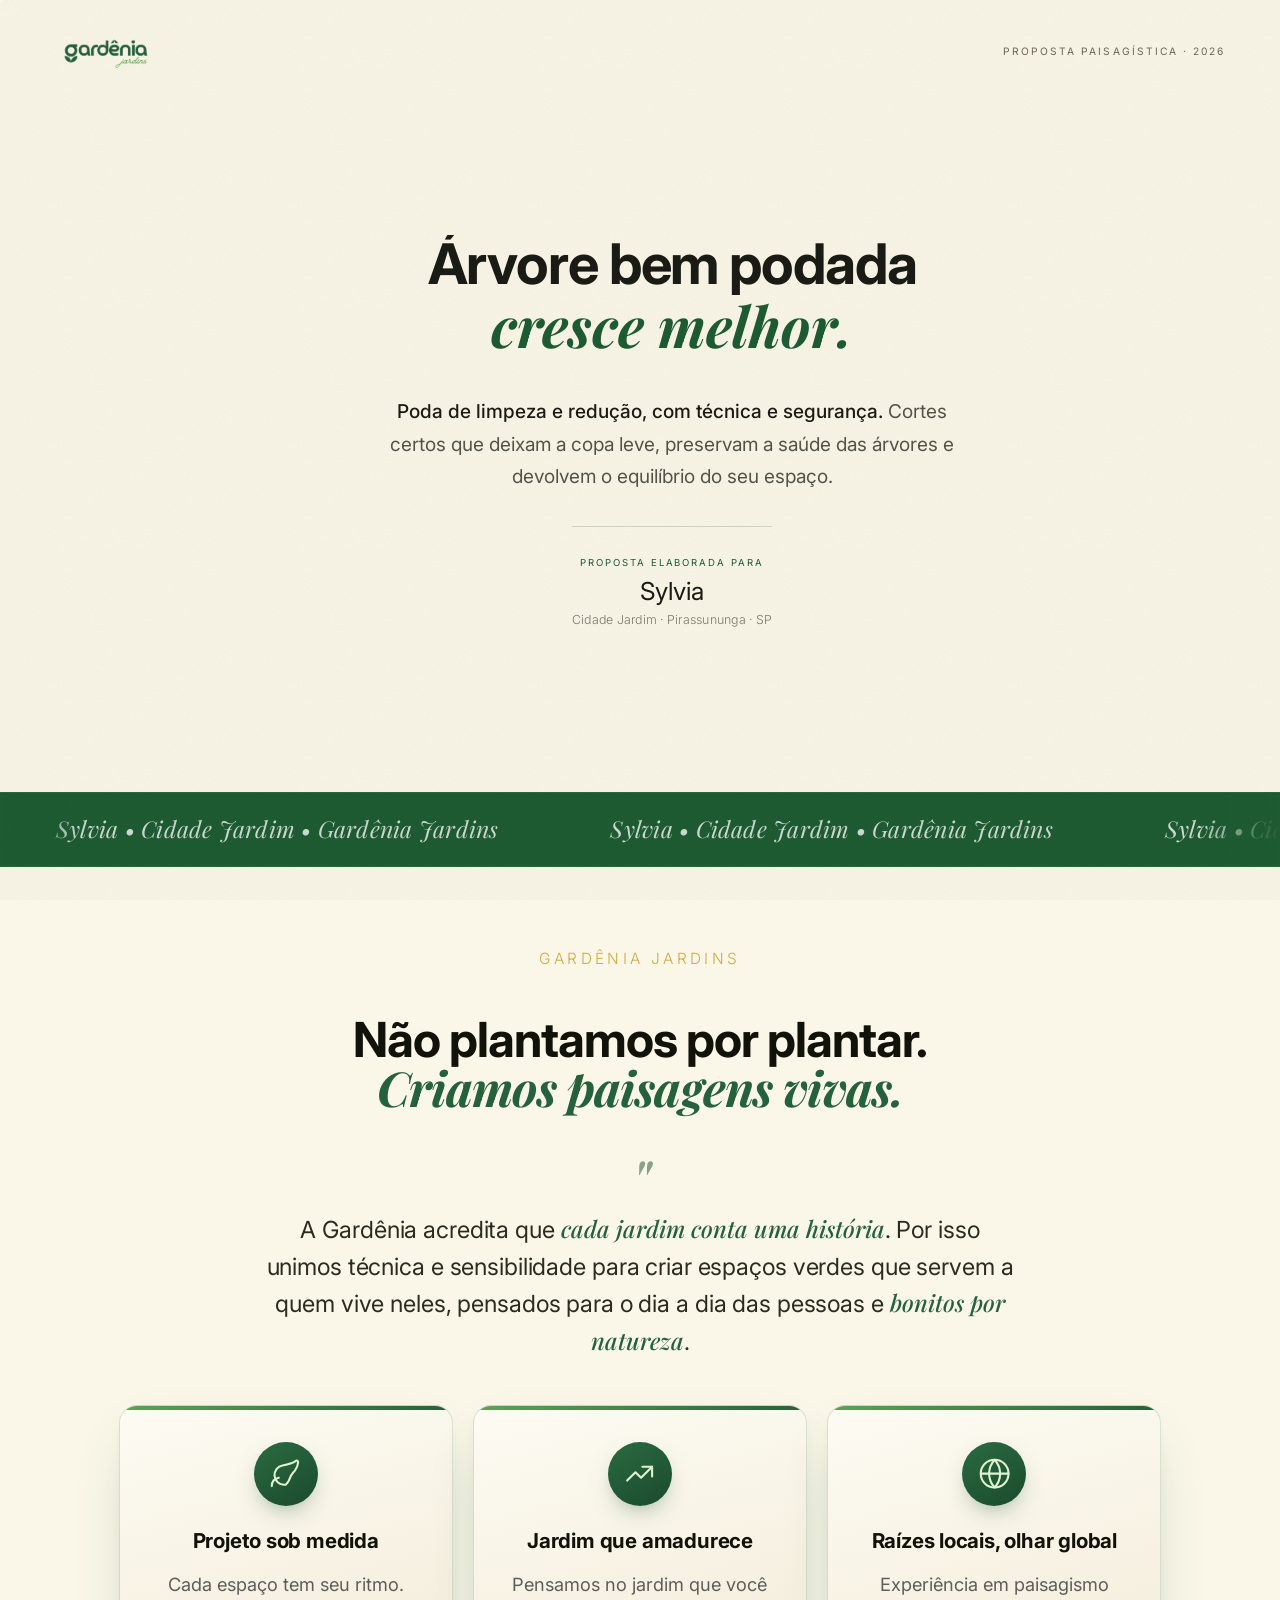
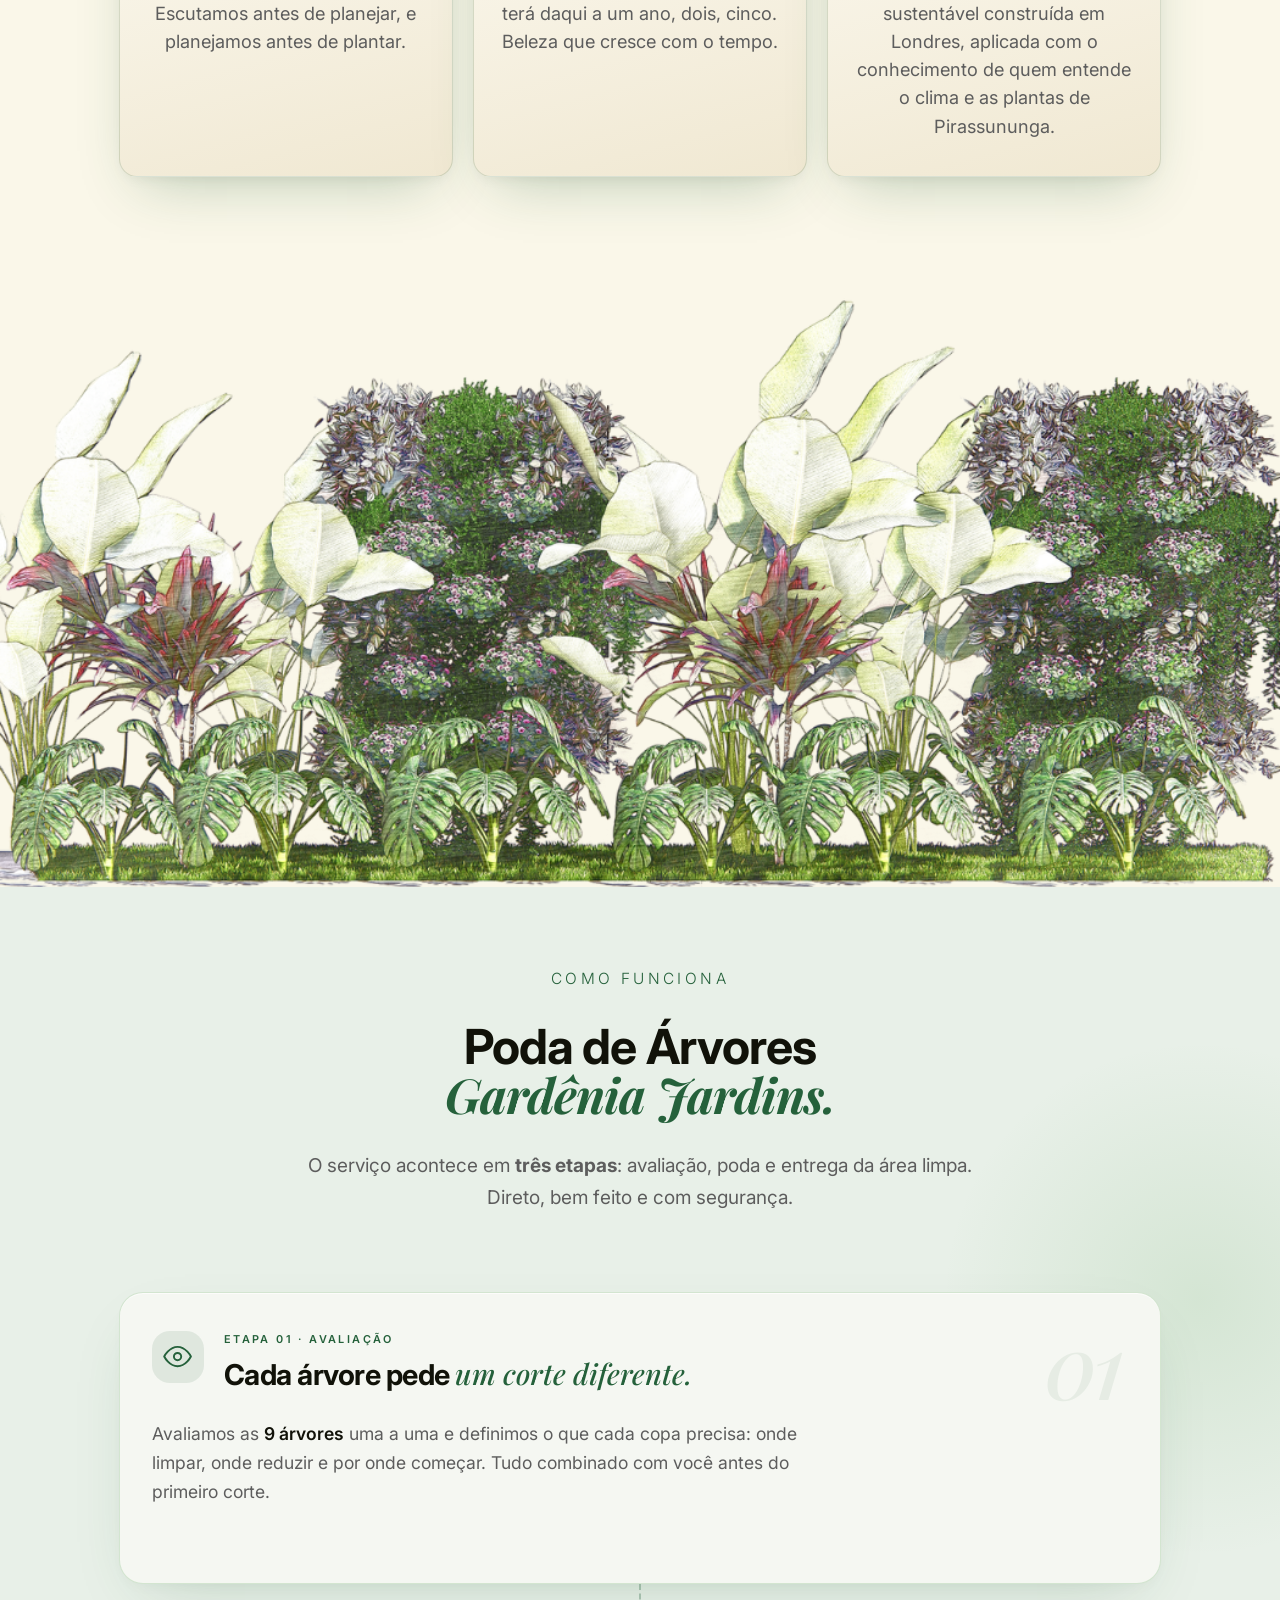
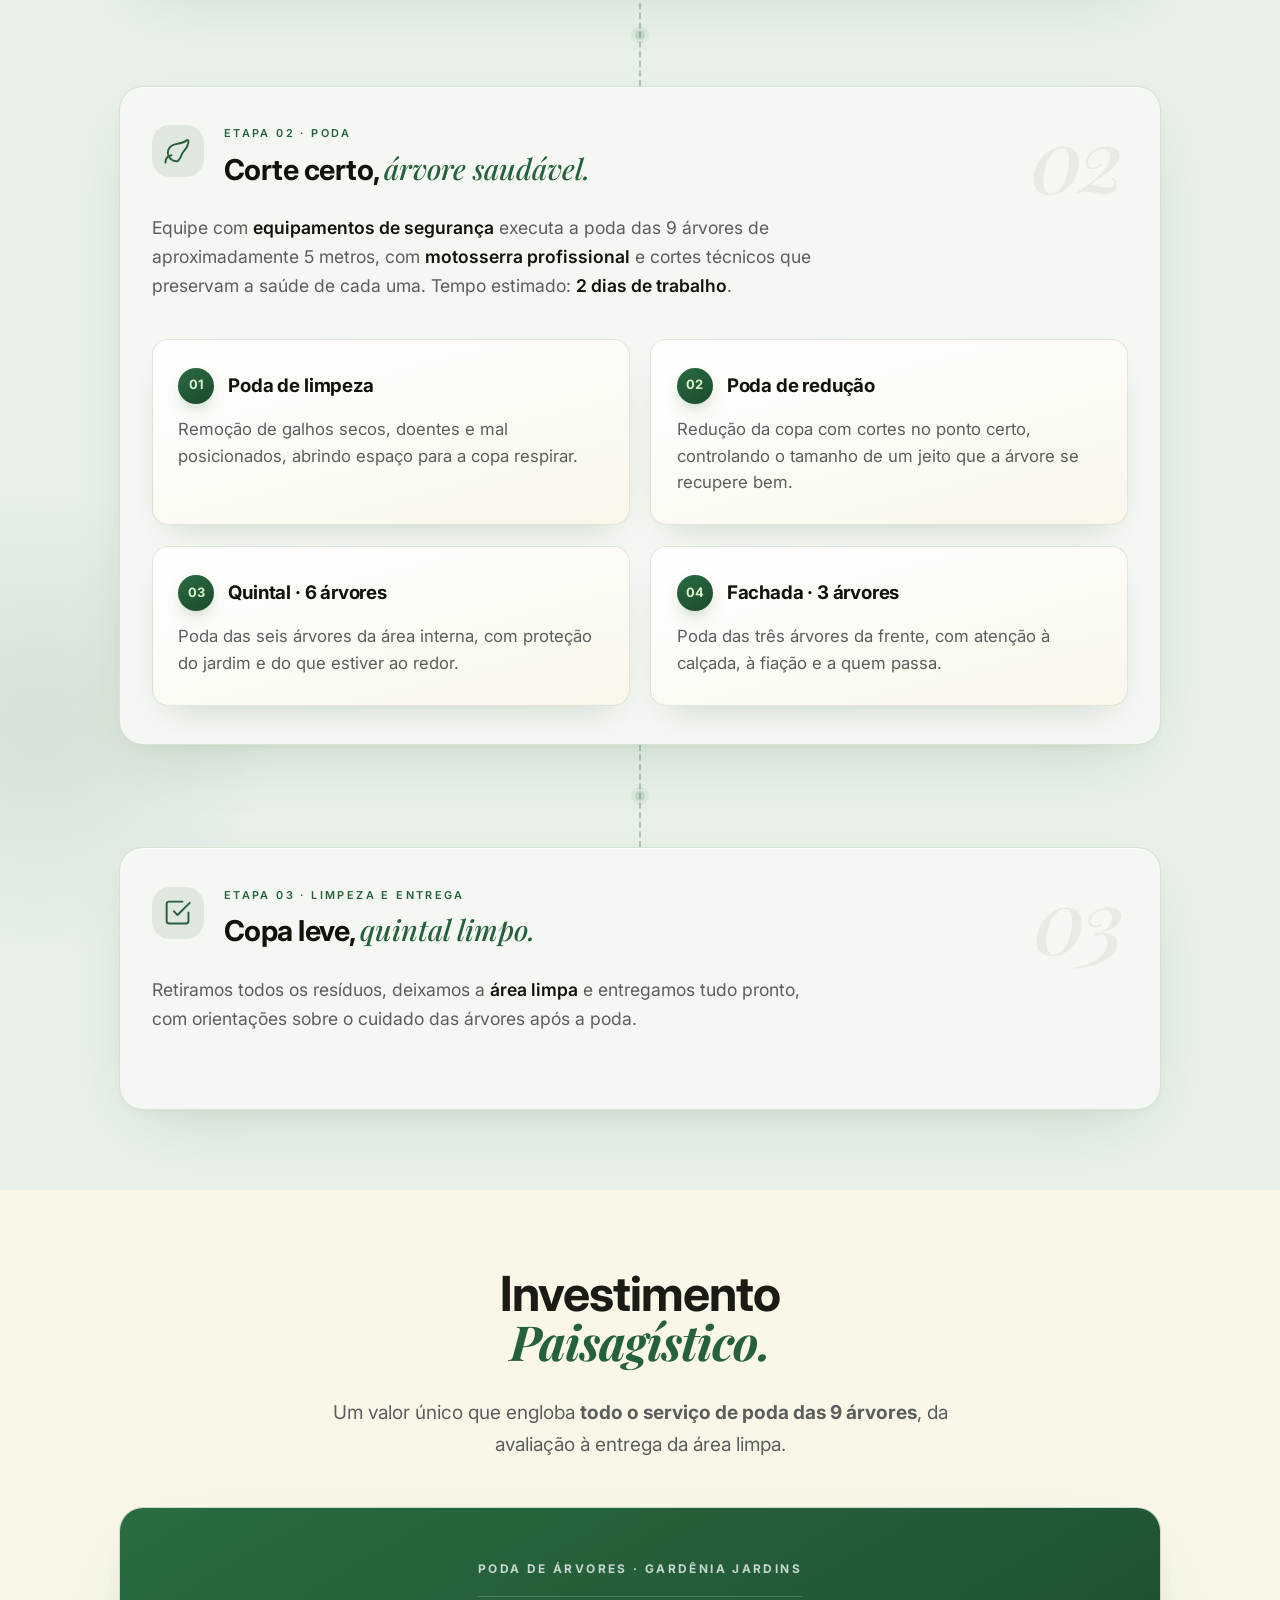
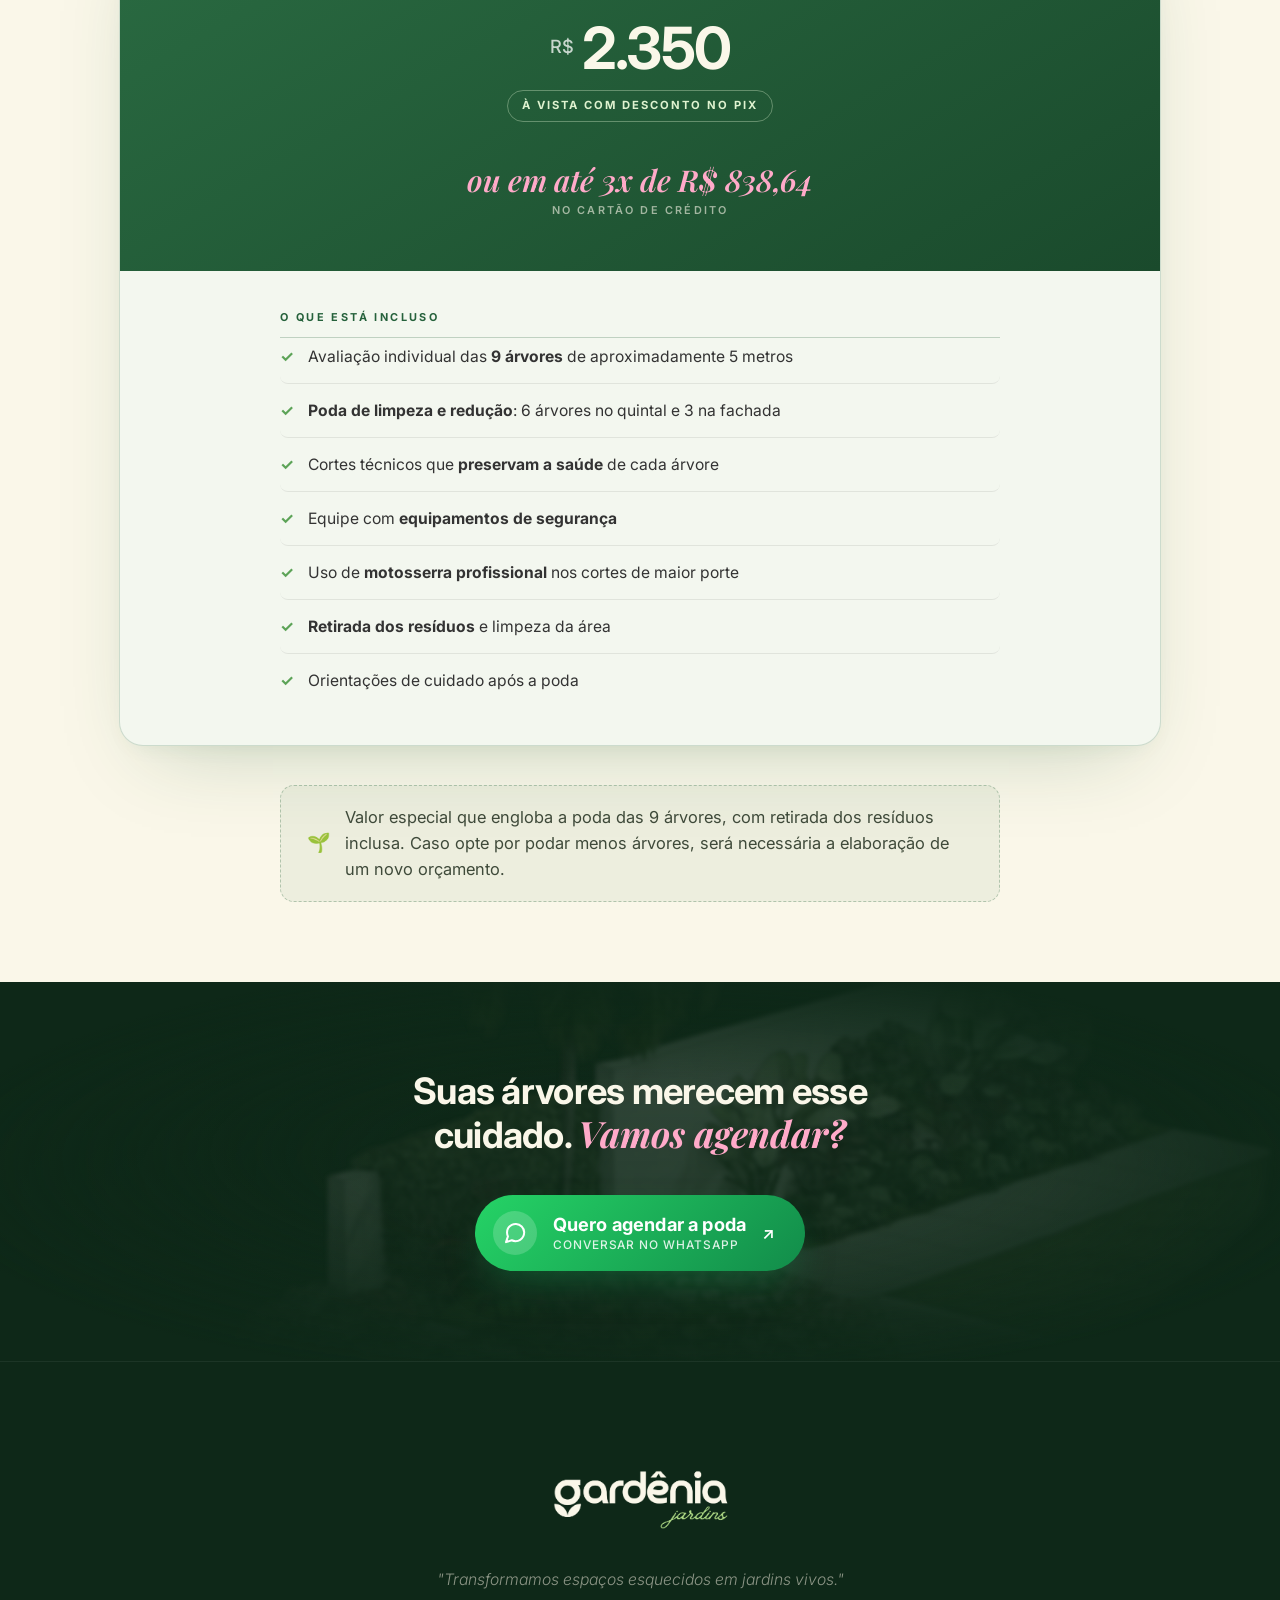
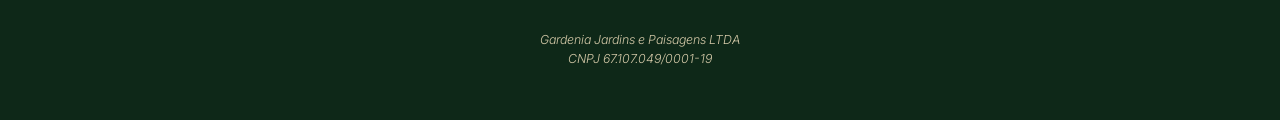
<file: sylvia-proposta/index.html>
<!DOCTYPE html>
<html lang="pt-BR">
<head>
<meta charset="UTF-8">
<meta name="viewport" content="width=device-width, initial-scale=1.0, viewport-fit=cover">
<meta name="theme-color" content="#FAF7E8">
<meta name="color-scheme" content="light">
<meta name="format-detection" content="telephone=no">

<title>Proposta de Poda — Sylvia | Gardênia Jardins</title>
<meta name="description" content="Proposta de poda de árvores da Gardênia Jardins para Sylvia — Cidade Jardim, Pirassununga, SP.">
<meta name="author" content="Gardênia Jardins">

<!-- Open Graph / preview -->
<meta property="og:type" content="website">
<meta property="og:locale" content="pt_BR">
<meta property="og:site_name" content="Gardênia Jardins">
<meta property="og:title" content="Proposta de Poda de Árvores — Sylvia">
<meta property="og:description" content="Poda profissional de limpeza e redução, com segurança e cuidado.">
<meta property="og:image" content="https://sylvia.gardeniajardins.com.br/images/Gardenia_Hero.png">
<meta property="og:image:alt" content="Proposta de poda de árvores — Pirassununga">
<meta property="og:image:width" content="1672">
<meta property="og:image:height" content="941">

<!-- Twitter -->
<meta name="twitter:card" content="summary_large_image">
<meta name="twitter:title" content="Proposta de Poda de Árvores — Sylvia">
<meta name="twitter:description" content="Poda profissional de limpeza e redução, com segurança e cuidado.">
<meta name="twitter:image" content="https://sylvia.gardeniajardins.com.br/images/Gardenia_Hero.png">

<!-- Fonts -->
<link rel="preconnect" href="https://fonts.googleapis.com">
<link rel="preconnect" href="https://fonts.gstatic.com" crossorigin>
<link href="https://fonts.googleapis.com/css2?family=Playfair+Display:ital,wght@0,400;0,500;0,600;0,700;1,400;1,500;1,600;1,700&family=Inter:wght@300;400;500;600;700&display=swap" rel="stylesheet">

<!-- Hero preload to win LCP -->
<link rel="preload" as="image" href="images/Gardenia_Hero.png" fetchpriority="high">

<!-- Styles -->
<link rel="stylesheet" href="styles.css">

<!-- Behavior -->
<script>document.documentElement.classList.add('js');</script>
<script src="script.js" defer></script>
</head>
<body>

<!-- Atmosphere layers -->
<div class="grain" aria-hidden="true"></div>
<div class="prog" id="prog" aria-hidden="true"></div>
<div class="cursor-ring" id="cur-ring" aria-hidden="true"></div>
<div class="cursor-dot" id="cur-dot" aria-hidden="true"></div>

<!-- NAV -->
<nav id="nav">
  <div class="nav-inner">
    <a class="n-logo" href="#top" aria-label="Gardênia Jardins">
      <img src="images/logo.png" alt="Gardênia Jardins" width="160" height="80">
    </a>
    <div class="n-ref">Proposta Paisagística · 2026</div>
  </div>
</nav>

<!-- ══ HERO EDITORIAL ══════════════════════════════════════ -->
<div class="hero">
  <div class="hero-left">
    <div class="hero-top">
      <h1 class="hero-h1" data-reveal-lines>
        <span class="line"><span class="line-inner">Árvore bem podada</span></span>
        <span class="line"><span class="line-inner"><em>cresce melhor.</em></span></span>
      </h1>
      <p class="hero-deck">
        <strong>Poda de limpeza e redução, com técnica e segurança.</strong> Cortes certos que deixam a copa leve, preservam a saúde das árvores e devolvem o equilíbrio do seu espaço.
      </p>
    </div>
    <div class="hero-bottom">
      <div class="hero-client-block">
        <div class="hero-for">Proposta elaborada para</div>
        <div class="hero-client-name">Sylvia</div>
        <div class="hero-client-sub">Cidade Jardim · Pirassununga · SP</div>
      </div>
    </div>
  </div>

</div>

<!-- ══ MARQUEE ══════════════════════════════════════════ -->
<div class="mq">
  <div class="mq-track">
    <div class="mq-item">Sylvia • Cidade Jardim • Gardênia Jardins</div>
    <div class="mq-item">Sylvia • Cidade Jardim • Gardênia Jardins</div>
    <div class="mq-item">Sylvia • Cidade Jardim • Gardênia Jardins</div>
    <div class="mq-item">Sylvia • Cidade Jardim • Gardênia Jardins</div>
    <div class="mq-item">Sylvia • Cidade Jardim • Gardênia Jardins</div>
    <div class="mq-item">Sylvia • Cidade Jardim • Gardênia Jardins</div>
  </div>
</div>

<!-- ══ QUEM SOMOS ══════════════════════════════════════ -->
<section class="s s-white" id="cap-1">
  <div class="max">
    <div class="studio rv">
      <div class="studio-eyebrow">Gardênia Jardins</div>
      <h2 class="studio-title">
        <span>Não plantamos por plantar.</span>
        <span class="studio-em">Criamos paisagens vivas.</span>
      </h2>
      <blockquote class="studio-quote">
        <p>A Gardênia acredita que <em>cada jardim conta uma história</em>. Por isso unimos técnica e sensibilidade para criar espaços verdes que servem a quem vive neles, pensados para o dia a dia das pessoas e <em>bonitos por natureza</em>.</p>
      </blockquote>
      <div class="studio-cards">
        <div class="studio-card">
          <span class="studio-card-icon" aria-hidden="true">
            <svg viewBox="0 0 24 24" fill="none" stroke="currentColor" stroke-width="1.5" stroke-linecap="round" stroke-linejoin="round"><path d="M11 20A7 7 0 0 1 9.8 6.1C15.5 5 17 4.48 19.2 2.96a1 1 0 0 1 1.8.66 12.78 12.78 0 0 1-3.65 7.78c-1.66 1.66-2.32 3.62-3.07 5.71L13 19l-1 1z"/><path d="M2 21c0-3 1.85-5.36 5.08-6"/></svg>
          </span>
          <div class="studio-card-label">Projeto sob medida</div>
          <p class="studio-card-text">Cada espaço tem seu ritmo. Escutamos antes de planejar, e planejamos antes de plantar.</p>
        </div>
        <div class="studio-card">
          <span class="studio-card-icon" aria-hidden="true">
            <svg viewBox="0 0 24 24" fill="none" stroke="currentColor" stroke-width="1.5" stroke-linecap="round" stroke-linejoin="round"><path d="m3 17 6-6 4 4 8-8"/><path d="M14 7h7v7"/></svg>
          </span>
          <div class="studio-card-label">Jardim que amadurece</div>
          <p class="studio-card-text">Pensamos no jardim que você terá daqui a um ano, dois, cinco. Beleza que cresce com o tempo.</p>
        </div>
        <div class="studio-card">
          <span class="studio-card-icon" aria-hidden="true">
            <svg viewBox="0 0 24 24" fill="none" stroke="currentColor" stroke-width="1.5" stroke-linecap="round" stroke-linejoin="round"><circle cx="12" cy="12" r="10"/><path d="M2 12h20"/><path d="M12 2a15.3 15.3 0 0 1 4 10 15.3 15.3 0 0 1-4 10 15.3 15.3 0 0 1-4-10 15.3 15.3 0 0 1 4-10z"/></svg>
          </span>
          <div class="studio-card-label">Raízes locais, olhar global</div>
          <p class="studio-card-text">Experiência em paisagismo sustentável construída em Londres, aplicada com o conhecimento de quem entende o clima e as plantas de Pirassununga.</p>
        </div>
      </div>
    </div>
  </div>
</section>

<!-- ══ TRANSICAO ══════════════════════════════════════ -->
<div class="img-transicao">
  <picture>
    <source media="(min-width: 901px)" srcset="images/Gardenia_Transicao.png">
    <img loading="lazy" decoding="async" src="images/Gardenia_Transicao.png" alt="Composição paisagística tropical">
  </picture>
</div>

<!-- ══ COMO FUNCIONA (timeline) ══════════════════════ -->
<section class="tl-section" id="cap-3">
  <div class="tl-deco tl-deco--a" aria-hidden="true"></div>
  <div class="tl-deco tl-deco--b" aria-hidden="true"></div>
  <div class="max">
    <div class="tl-head rv">
      <div class="tl-eyebrow">Como funciona</div>
      <h2 class="tl-title">
        <span>Poda de Árvores</span>
        <span class="tl-em">Gardênia Jardins.</span>
      </h2>
      <p class="tl-lead">O serviço acontece em <strong>três etapas</strong>: avaliação, poda e entrega da área limpa. Direto, bem feito e com segurança.</p>
    </div>

    <!-- ETAPA 01 — Avaliação -->
    <article class="tl-card rv">
      <div class="tl-card-wm" aria-hidden="true">01</div>
      <header class="tl-card-head">
        <span class="tl-card-icon" aria-hidden="true">
          <svg viewBox="0 0 24 24" fill="none" stroke="currentColor" stroke-width="1.6" stroke-linecap="round" stroke-linejoin="round"><path d="M1 12s4-8 11-8 11 8 11 8-4 8-11 8-11-8-11-8z"/><circle cx="12" cy="12" r="3"/></svg>
        </span>
        <div class="tl-card-meta">
          <div class="tl-card-label">Etapa 01 · Avaliação</div>
          <h3 class="tl-card-title">Cada árvore pede <em>um corte diferente.</em></h3>
        </div>
      </header>
      <p class="tl-card-desc">Avaliamos as <strong>9 árvores</strong> uma a uma e definimos o que cada copa precisa: onde limpar, onde reduzir e por onde começar. Tudo combinado com você antes do primeiro corte.</p>
    </article>

    <div class="tl-connector" aria-hidden="true"></div>

    <!-- ETAPA 02 — Poda -->
    <article class="tl-card rv">
      <div class="tl-card-wm" aria-hidden="true">02</div>
      <header class="tl-card-head">
        <span class="tl-card-icon" aria-hidden="true">
          <svg viewBox="0 0 24 24" fill="none" stroke="currentColor" stroke-width="1.6" stroke-linecap="round" stroke-linejoin="round"><path d="M11 20A7 7 0 0 1 9.8 6.1C15.5 5 17 4.48 19.2 2.96a1 1 0 0 1 1.8.66 12.78 12.78 0 0 1-3.65 7.78c-1.66 1.66-2.32 3.62-3.07 5.71L13 19l-1 1z"/><path d="M2 21c0-3 1.85-5.36 5.08-6"/></svg>
        </span>
        <div class="tl-card-meta">
          <div class="tl-card-label">Etapa 02 · Poda</div>
          <h3 class="tl-card-title">Corte certo, <em>árvore saudável.</em></h3>
        </div>
      </header>
      <p class="tl-card-desc">Equipe com <strong>equipamentos de segurança</strong> executa a poda das 9 árvores de aproximadamente 5 metros, com <strong>motosserra profissional</strong> e cortes técnicos que preservam a saúde de cada uma. Tempo estimado: <strong>2 dias de trabalho</strong>.</p>
      <div class="tl-subcards tl-subcards--4">
        <div class="tl-subcard">
          <div class="tl-subcard-head"><span class="tl-subcard-n">01</span><div class="tl-subcard-title">Poda de limpeza</div></div>
          <p class="tl-subcard-text">Remoção de galhos secos, doentes e mal posicionados, abrindo espaço para a copa respirar.</p>
        </div>
        <div class="tl-subcard">
          <div class="tl-subcard-head"><span class="tl-subcard-n">02</span><div class="tl-subcard-title">Poda de redução</div></div>
          <p class="tl-subcard-text">Redução da copa com cortes no ponto certo, controlando o tamanho de um jeito que a árvore se recupere bem.</p>
        </div>
        <div class="tl-subcard">
          <div class="tl-subcard-head"><span class="tl-subcard-n">03</span><div class="tl-subcard-title">Quintal · 6 árvores</div></div>
          <p class="tl-subcard-text">Poda das seis árvores da área interna, com proteção do jardim e do que estiver ao redor.</p>
        </div>
        <div class="tl-subcard">
          <div class="tl-subcard-head"><span class="tl-subcard-n">04</span><div class="tl-subcard-title">Fachada · 3 árvores</div></div>
          <p class="tl-subcard-text">Poda das três árvores da frente, com atenção à calçada, à fiação e a quem passa.</p>
        </div>
      </div>
    </article>

    <div class="tl-connector" aria-hidden="true"></div>

    <!-- ETAPA 03 — Limpeza e entrega -->
    <article class="tl-card rv">
      <div class="tl-card-wm" aria-hidden="true">03</div>
      <header class="tl-card-head">
        <span class="tl-card-icon" aria-hidden="true">
          <svg viewBox="0 0 24 24" fill="none" stroke="currentColor" stroke-width="1.6" stroke-linecap="round" stroke-linejoin="round"><path d="M9 11l3 3L22 4"/><path d="M21 12v7a2 2 0 0 1-2 2H5a2 2 0 0 1-2-2V5a2 2 0 0 1 2-2h11"/></svg>
        </span>
        <div class="tl-card-meta">
          <div class="tl-card-label">Etapa 03 · Limpeza e Entrega</div>
          <h3 class="tl-card-title">Copa leve, <em>quintal limpo.</em></h3>
        </div>
      </header>
      <p class="tl-card-desc">Retiramos todos os resíduos, deixamos a <strong>área limpa</strong> e entregamos tudo pronto, com orientações sobre o cuidado das árvores após a poda.</p>
    </article>
  </div>
</section>

<!-- ══ INVESTIMENTO ════════════════════════════════════ -->
<section class="s s-white" id="cap-6">
  <div class="max">
    <div class="invest-head rv">
      <h2 class="invest-head-title">
        <span>Investimento</span>
        <span class="invest-head-em">Paisagístico.</span>
      </h2>
      <p class="invest-head-sub">Um valor único que engloba <strong>todo o serviço de poda das 9 árvores</strong>, da avaliação à entrega da área limpa.</p>
    </div>

    <!-- CARD ÚNICO — Poda -->
    <div class="invest-card rv">
      <div class="invest-grid">
        <div class="invest-price">
          <div class="invest-eyebrow">Poda de Árvores<span class="eb-dot"> · </span><span class="eb-l2">Gardênia Jardins</span></div>
          <div class="pricebox">
            <div class="pricebox-total"><span class="pb-cur">R$</span><span class="pb-big">2.350</span></div>
            <div class="pricebox-meta">à vista com desconto no Pix</div>
            <div class="pricebox-div"></div>
            <div class="pricebox-parc"><span class="parc-value">ou em até 3x de R$ 838,64</span><span class="parc-label">no cartão de crédito</span></div>
          </div>
        </div>
        <div class="invest-scope">
          <div class="scope-cols scope-cols--single">
            <div class="scope-col">
              <div class="inv-col-title">O que está incluso</div>
              <ul class="invest-list">
                <li><span class="inv-ck">✓</span><span>Avaliação individual das <strong>9 árvores</strong> de aproximadamente 5 metros</span></li>
                <li><span class="inv-ck">✓</span><span><strong>Poda de limpeza e redução</strong>: 6 árvores no quintal e 3 na fachada</span></li>
                <li><span class="inv-ck">✓</span><span>Cortes técnicos que <strong>preservam a saúde</strong> de cada árvore</span></li>
                <li><span class="inv-ck">✓</span><span>Equipe com <strong>equipamentos de segurança</strong></span></li>
                <li><span class="inv-ck">✓</span><span>Uso de <strong>motosserra profissional</strong> nos cortes de maior porte</span></li>
                <li><span class="inv-ck">✓</span><span><strong>Retirada dos resíduos</strong> e limpeza da área</span></li>
                <li><span class="inv-ck">✓</span><span>Orientações de cuidado após a poda</span></li>
              </ul>
            </div>
          </div>
        </div>
      </div>
    </div>

    <div class="invest-note rv">
      <span class="invest-note-ico" aria-hidden="true">🌱</span>
      <p>Valor especial que engloba a poda das 9 árvores, com retirada dos resíduos inclusa. Caso opte por podar menos árvores, será necessária a elaboração de um novo orçamento.</p>
    </div>
  </div>
</section>

<!-- ══ CLOSING CTA ══════════════════════════════════ -->
<section class="closing-cta">
  <div class="closing-img-bg" aria-hidden="true">
    <img loading="lazy" decoding="async" src="images/Gardenia_Hero.png" alt="">
  </div>
  <div class="closing-inner rv">
    <h2 class="closing-title">Suas árvores merecem esse cuidado. <em style="color:#FFAAC9">Vamos agendar?</em></h2>
    <a class="cta-pill" href="https://wa.me/5519996029455?text=Ol%C3%A1%21%20Vim%20pela%20proposta%20de%20poda%20e%20gostaria%20de%20conversar." target="_blank" rel="noopener">
      <span class="cta-icon" aria-hidden="true">
        <svg viewBox="0 0 24 24" fill="none" stroke="currentColor" stroke-width="2" stroke-linecap="round" stroke-linejoin="round"><path d="M21 11.5a8.38 8.38 0 0 1-.9 3.8 8.5 8.5 0 0 1-7.6 4.7 8.38 8.38 0 0 1-3.8-.9L3 21l1.9-5.7a8.38 8.38 0 0 1-.9-3.8 8.5 8.5 0 0 1 4.7-7.6 8.38 8.38 0 0 1 3.8-.9h.5a8.48 8.48 0 0 1 8 8v.5z"/></svg>
      </span>
      <span class="cta-text">
        <span class="cta-main">Quero agendar a poda</span>
        <span class="cta-sub">Conversar no WhatsApp</span>
      </span>
      <span class="cta-arrow" aria-hidden="true">↗</span>
    </a>
  </div>
</section>

<!-- ══ FOOTER ══════════════════════════════════════════ -->
<footer>
  <div class="ft-inner">
    <img class="ft-logo" src="images/logo-clara.png" alt="Gardênia Jardins">
    <p class="ft-quote">"Transformamos espaços esquecidos em jardins vivos."</p>
    <p class="ft-quote" style="font-size:.75rem;color:#D4C9A8;margin-top:12px">Gardenia Jardins e Paisagens LTDA<br>CNPJ 67.107.049/0001-19</p>
  </div>
</footer>
</body>
</html>
</file>
<file: bosque-proposta/styles.css>
/* ═══════════════════════════════════════════════════════════
   GARDENIA · PROPOSTA FLORENCA
   Editorial premium · responsivo · motion · gringo
   ═══════════════════════════════════════════════════════════ */

* { margin:0; padding:0; box-sizing:border-box; }

:root {
  /* ── PALETA — modern warm, derivada da logo Gardenia ── */
  --f:        #FAF7E9;   /* paper · base do site (creme unico) */
  --linen:    #FAF7E9;   /* s-white — mesma cor do --f */
  --paper:    #F0E8D2;   /* cards sobre creme (subtil contraste) */
  --bone:     #E5DBBC;   /* hover de card sobre creme */
  --cream:    #FAF7E9;   /* manutencao/fases — mesma cor do --f */
  --ink:      #1A1B14;   /* texto principal */
  --ink-soft: #2A2C20;
  --g:        #1E5C32;   /* verde Gardenia (deep, do logo) */
  --g-deep:   #144526;
  --g-night:  #0E2818;   /* secoes dark */
  --s:        #5CA357;   /* verde claro 'jardins' (do logo) */
  --p:        #0F7989;
  --a:        #CFAA40;   /* gold (uso minimo) */
  --a-soft:   #B58B30;
  --r:        #FFAAC9;
  --terra:    #B8643A;   /* mantido p/ underlines opcionais */
  --mid:      #6E6755;
  --mid-2:    #8E876F;
  --rule:     rgba(26,27,20,.12);
  --rule-soft:rgba(26,27,20,.06);
}

html { font-size:16px; -webkit-font-smoothing:antialiased; -moz-osx-font-smoothing:grayscale; }
@media (min-width: 1280px) { html { font-size:16.5px; } }
html.js { scroll-behavior:smooth; }

body {
  font-family:'Inter',sans-serif;
  background:var(--f);
  color:var(--ink);
  overflow-x:hidden;
  font-weight:400;
  line-height:1.6;
  position:relative;
}

::-webkit-scrollbar { width:6px; }
::-webkit-scrollbar-track { background:var(--f); }
::-webkit-scrollbar-thumb { background:var(--g); }
::selection { background:var(--g); color:var(--f); }

img { display:block; max-width:100%; height:auto; }

.serif { font-family:'Playfair Display',serif; font-weight:500; font-style:italic; }

/* ── DISPLAY — Playfair Display em todos os titulos ── */
.hero-h1,
.hxl,
.hlg,
.hmd,
.studio-title,
.fase-title,
.mnt-title,
.mnt-card-title,
.closing-title,
.price-big,
.alt-val,
.mnt-card-price {
  font-family:'Playfair Display',serif;
}

/* ── BRAND EM — italica refinada Playfair ── */
em.script,
.hero-h1 em,
.hxl em,
.hlg em,
.hmd em,
.studio-title em,
.fase-title em,
.mnt-title em,
.mnt-card-title em,
.closing-title em,
h1 em, h2 em, h3 em {
  font-family:'Playfair Display',serif;
  font-style:italic;
  font-weight:700;
  font-size:1em;
  letter-spacing:0;
  color:var(--g);
  line-height:inherit;
  vertical-align:baseline;
  padding:0;
}
.s-dark .hero-h1 em,
.s-dark .hxl em,
.s-dark .hlg em,
.s-dark .hmd em,
.head--dark .hxl em,
.split-text em {
  color:#9FD58C;
}

/* ═══════════════════════════════════════════════════════════
   ATMOSFERA — grain + cursor + scroll progress
   ═══════════════════════════════════════════════════════════ */
.grain {
  position:fixed; inset:0;
  pointer-events:none;
  z-index:9000;
  opacity:.05;
  mix-blend-mode:multiply;
  background-image:url("data:image/svg+xml;utf8,<svg xmlns='http://www.w3.org/2000/svg' width='240' height='240' viewBox='0 0 240 240'><filter id='n'><feTurbulence type='fractalNoise' baseFrequency='0.85' numOctaves='2' stitchTiles='stitch'/><feColorMatrix values='0 0 0 0 0  0 0 0 0 0  0 0 0 0 0  0 0 0 0.7 0'/></filter><rect width='100%25' height='100%25' filter='url(%23n)'/></svg>");
}

.prog {
  position:fixed; top:0; left:0;
  height:2px; width:0%;
  background:linear-gradient(to right, var(--g), var(--a));
  z-index:9500;
  transition:width .08s linear;
}

.cursor-ring, .cursor-dot { display:none; }
@media (hover:hover) and (pointer:fine) {
  .cursor-ring, .cursor-dot {
    display:block;
    position:fixed; top:0; left:0;
    pointer-events:none;
    z-index:9999;
    transform:translate3d(-50%,-50%,0);
    will-change:transform;
  }
  .cursor-ring {
    width:32px; height:32px;
    border:1px solid var(--ink);
    border-radius:50%;
    transition:width .35s cubic-bezier(.22,1,.36,1),
               height .35s cubic-bezier(.22,1,.36,1),
               border-color .35s, background .35s, opacity .25s;
    mix-blend-mode:difference;
    opacity:.85;
  }
  .cursor-dot {
    width:4px; height:4px;
    background:var(--g-night);
    border-radius:50%;
    mix-blend-mode:difference;
  }
  html.dark-zone .cursor-ring { border-color:var(--f); mix-blend-mode:normal; opacity:.55; }
  html.dark-zone .cursor-dot { background:var(--f); mix-blend-mode:normal; }
  html.over-link .cursor-ring { width:56px; height:56px; }
  html.over-img .cursor-ring {
    width:84px; height:84px;
    background:var(--g-night); border-color:transparent;
    mix-blend-mode:normal;
    opacity:1;
  }
  html.over-img .cursor-dot { opacity:0; }
  html.over-img .cursor-ring::after {
    content:'ver';
    position:absolute; inset:0;
    display:flex; align-items:center; justify-content:center;
    color:var(--f);
    font-size:.55rem;
    letter-spacing:.22em;
    text-transform:uppercase;
    font-weight:500;
  }
  a, button, .gi, .img-full, .split-img, .closing-img { cursor:none; }
}

/* ═══════════════════════════════════════════════════════════
   NAV
   ═══════════════════════════════════════════════════════════ */
nav {
  position:fixed; top:0; left:0; right:0; z-index:200;
  padding:26px 0;
  transition:background .45s ease, padding .35s ease, border-color .35s;
  border-bottom:1px solid transparent;
}
nav.scrolled {
  background:rgba(250,247,233,.92);
  backdrop-filter:blur(18px) saturate(140%);
  -webkit-backdrop-filter:blur(18px) saturate(140%);
  padding:16px 0;
  border-color:var(--rule);
}
.nav-inner {
  max-width:min(1280px, 100%);
  margin:0 auto;
  padding:0 clamp(20px, 3.5vw + 10px, 64px);
  display:flex;
  align-items:center;
  justify-content:space-between;
}
.n-logo {
  display:flex;
  align-items:center;
  text-decoration:none;
  transition:opacity .35s ease;
}
.n-logo:hover { opacity:.7; }
.n-logo img {
  height:clamp(44px, 4vw, 60px);
  width:auto;
  display:block;
}
.n-ref {
  font-size:.62rem; letter-spacing:.2em; text-transform:uppercase;
  color:var(--mid); font-weight:400;
}

/* ═══════════════════════════════════════════════════════════
   HERO — split-text reveal + parallax
   ═══════════════════════════════════════════════════════════ */
.hero {
  position:relative;
  min-height:min(88vh, 860px);
  padding-top:73px;
  display:flex;
  align-items:stretch;
  background:var(--f);
}
.hero-left {
  display:flex;
  flex-direction:column;
  justify-content:center;
  align-items:center;
  text-align:center;
  padding-block:clamp(48px, 5vw + 16px, 96px);
  padding-left:clamp(48px, 9vw, 180px);
  padding-right:clamp(28px, 3vw, 48px);
  width:clamp(560px, 62%, 920px);
  min-height:calc(min(88vh, 860px) - 73px);
  position:relative;
  z-index:2;
}
.hero-top { display:flex; flex-direction:column; gap:0; }
.hero-issue {
  font-size:.6rem; letter-spacing:.24em; text-transform:uppercase;
  color:var(--g); font-weight:500;
  padding-bottom:20px;
  border-bottom:1px solid rgba(37,97,59,.22);
  margin-bottom:52px;
  display:flex; align-items:center; gap:14px;
}
.hero-issue::before {
  content:'';
  display:inline-block;
  width:6px; height:6px;
  background:var(--g);
  border-radius:50%;
  animation:breathe 2.6s ease-in-out infinite;
}
@keyframes breathe {
  0%, 100% { opacity:.4; transform:scale(.85); }
  50% { opacity:1; transform:scale(1); }
}

.hero-h1 {
  font-family:'Inter',sans-serif;
  font-size:clamp(2.4rem, 3.6vw + .6rem, 4.2rem);
  font-weight:700; line-height:1.02;
  letter-spacing:-.02em;
  word-spacing:normal;
  color:var(--ink);
  max-width:none;
}
.hero-h1 em {
  font-weight:700;
  position:relative;
  display:inline-block;
}

/* Line-by-line clip reveal */
.hero-h1 .line {
  display:block;
  overflow:hidden;
  padding:.02em 0 .06em;
  line-height:1;
}
.hero-h1 .line-inner {
  display:block;
  transform:translateY(110%);
  transition:transform 1s cubic-bezier(.22,1,.36,1);
  will-change:transform;
}
html.no-js .hero-h1 .line-inner,
.hero-h1.on .line-inner { transform:translateY(0); }
.hero-h1.on .line:nth-child(1) .line-inner { transition-delay:.05s; }
.hero-h1.on .line:nth-child(2) .line-inner { transition-delay:.18s; }
.hero-h1.on .line:nth-child(3) .line-inner { transition-delay:.32s; }

.hero-deck {
  font-size:clamp(1.05rem, .2vw + 1rem, 1.25rem);
  line-height:1.7; color:rgba(20,21,12,.72);
  font-weight:400; max-width:50ch;
  margin-top:clamp(28px, 2vw + 12px, 44px);
  margin-inline:auto;
  text-align:center;
}
html.js .hero-deck {
  opacity:0; transform:translateY(20px);
  transition:opacity .6s ease .3s, transform .6s cubic-bezier(.22,1,.36,1) .3s;
}
html.js .hero.on .hero-deck { opacity:1; transform:none; }
.hero-deck strong { color:var(--ink); font-weight:500; }

.hero-bottom { display:flex; flex-direction:column; gap:24px; margin-top:clamp(28px, 2.5vw, 52px); }
html.js .hero-bottom {
  opacity:0; transform:translateY(24px);
  transition:opacity .6s ease .5s, transform .6s cubic-bezier(.22,1,.36,1) .5s;
}
html.js .hero.on .hero-bottom { opacity:1; transform:none; }

.hero-client-block {
  padding-top:28px;
  border-top:1px solid rgba(37,97,59,.2);
}
.hero-for {
  font-size:.58rem; letter-spacing:.2em; text-transform:uppercase;
  color:var(--g); margin-bottom:8px;
}
.hero-client-name {
  font-family:'Inter',sans-serif;
  font-size:1.5rem; font-weight:400; color:var(--ink);
  line-height:1.1;
}
.hero-client-sub {
  font-size:.75rem; color:rgba(20,21,12,.55); margin-top:5px;
  font-weight:300; letter-spacing:.02em;
}

.hero-stats {
  display:grid; grid-template-columns:repeat(3,1fr);
  gap:0;
  border:1px solid rgba(37,97,59,.2);
  background:rgba(244,239,224,.55);
  backdrop-filter:blur(8px);
  -webkit-backdrop-filter:blur(8px);
}
.hs-item {
  padding:20px 22px;
  border-right:1px solid rgba(37,97,59,.16);
  position:relative;
  overflow:hidden;
  transition:background .35s ease;
}
.hs-item:hover { background:rgba(37,97,59,.06); }
.hs-item::after {
  content:'';
  position:absolute; left:0; bottom:0;
  width:0; height:1px;
  background:var(--g);
  transition:width .55s cubic-bezier(.22,1,.36,1);
}
.hs-item:hover::after { width:100%; }
.hs-item:last-child { border-right:none; }
.hs-n {
  font-family:'Inter',sans-serif;
  font-size:1.75rem; font-weight:400; color:var(--g);
  line-height:1; margin-bottom:6px;
  font-feature-settings:"lnum";
}
.hs-l {
  font-size:.6rem; letter-spacing:.14em; text-transform:uppercase;
  color:var(--mid); font-weight:400; line-height:1.4;
}

/* Imagem hero — PNG transparente flush direita, sem padding lateral */
.hero-right {
  flex:1;
  display:flex;
  align-items:center;
  justify-content:flex-end;
  padding:0;
  background:var(--f);
  overflow:hidden;
}
.hero-right img {
  width:100%;
  height:auto;
  max-height:78vh;
  object-fit:contain;
  object-position:right center;
  display:block;
  transform:translate3d(0, var(--parallax-y, 0), 0);
  will-change:transform;
  animation:heroSway 18s ease-in-out infinite alternate;
}
@keyframes heroSway {
  from { filter:none; transform:translate3d(0, var(--parallax-y, 0), 0) scale(1); }
  to   { filter:none; transform:translate3d(0, var(--parallax-y, 0), 0) scale(1.012); }
}

.hero-cue {
  position:absolute;
  bottom:32px; right:40px;
  z-index:3;
  display:flex; flex-direction:column; align-items:center; gap:12px;
  font-size:.55rem; letter-spacing:.28em; text-transform:uppercase;
  color:rgba(20,21,12,.6);
  font-weight:500;
  pointer-events:none;
}
.hero-cue::after {
  content:'';
  width:1px; height:42px;
  background:linear-gradient(to bottom, transparent, rgba(20,21,12,.5) 50%, transparent);
  animation:cuePulse 2.4s ease-in-out infinite;
}
@keyframes cuePulse {
  0%, 100% { transform:scaleY(.4); opacity:.3; }
  50% { transform:scaleY(1); opacity:.85; }
}

/* ═══════════════════════════════════════════════════════════
   MARQUEE — pausa no hover
   ═══════════════════════════════════════════════════════════ */
.mq {
  background:var(--g);
  overflow:hidden;
  padding:18px 0;
  position:relative;
  border-top:1px solid rgba(255,255,255,.06);
  border-bottom:1px solid rgba(255,255,255,.06);
}
.mq::before, .mq::after {
  content:'';
  position:absolute; top:0; bottom:0;
  width:80px; z-index:2;
  pointer-events:none;
}
.mq::before { left:0; background:linear-gradient(to right, var(--g), transparent); }
.mq::after  { right:0; background:linear-gradient(to left, var(--g), transparent); }
.mq-track {
  display:flex; white-space:nowrap; width:max-content;
  animation:mq 38s linear infinite;
  will-change:transform;
}
.mq:hover .mq-track { animation-play-state:paused; }
.mq-item {
  display:inline-flex; align-items:center;
  padding:0 56px;
  font-family:'Playfair Display',serif;
  font-style:italic;
  font-size:1.4rem;
  letter-spacing:.01em;
  text-transform:none;
  color:rgba(255,255,255,.78);
  font-weight:400;
  transition:color .35s ease;
}
.mq-item:hover { color:var(--f); }
.mq-item:hover b { color:var(--a); transform:scale(1.06); }
@keyframes mq {
  from { transform:translateX(0); }
  to   { transform:translateX(-50%); }
}

/* ═══════════════════════════════════════════════════════════
   SECTIONS — sistema unificado de capitulos
   ═══════════════════════════════════════════════════════════ */
.s {
  padding:clamp(72px, 5vw + 16px, 112px) clamp(20px, 3.5vw + 10px, 64px);
  position:relative;
}
.s-white { background:var(--linen); }
.s-dark  { background:var(--g-night); }
.s-cream { background:var(--cream); }
.max { max-width:min(1280px, 100%); margin:0 auto; }

/* ── HEAD: anatomia identica em todas as secoes ── */
.head {
  display:flex;
  flex-direction:column;
  align-items:center;
  text-align:center;
  margin-bottom:clamp(48px, 4vw, 72px);
}
.head > .chap { margin-bottom:clamp(28px, 2.5vw, 40px); }
.head > .hxl { margin-bottom:clamp(28px, 2.5vw, 40px); }
.head > .lede { margin-bottom:0; }

/* ── CHAP: numero romano + nome (cabecalho do capitulo) ── */
.chap {
  display:flex;
  align-items:center;
  gap:clamp(18px, 1.6vw, 28px);
  padding-bottom:clamp(20px, 1.8vw, 28px);
  border-bottom:1px solid var(--rule);
}
.chap-num {
  font-family:'Inter',sans-serif;
  font-style:normal;
  font-weight:500;
  font-size:clamp(1.05rem, .8vw + .6rem, 1.35rem);
  color:var(--g);
  line-height:1;
  letter-spacing:.04em;
  flex-shrink:0;
  display:inline-block;
  font-feature-settings:"tnum" 1, "lnum" 1;
  font-variant-numeric:tabular-nums lining-nums;
  transition:color .35s ease, transform .5s cubic-bezier(.22,1,.36,1);
}
.head:hover .chap-num,
.split:hover .chap-num { color:var(--s); transform:translateX(2px); }
.chap-name {
  font-size:clamp(.62rem, .12vw + .58rem, .72rem);
  letter-spacing:.32em;
  text-transform:uppercase;
  color:var(--mid);
  font-weight:500;
}
.chap-name::before {
  content:'';
  display:inline-block;
  width:clamp(32px, 4vw, 56px);
  height:1px;
  background:var(--mid);
  vertical-align:middle;
  margin-right:18px;
  opacity:.5;
}

/* Dark variants */
.head--dark .chap,
.chap--dark { border-bottom-color:rgba(255,255,255,.18); }
.head--dark .chap-num,
.chap--dark .chap-num { color:var(--a); }
.head--dark .chap-name,
.chap--dark .chap-name { color:rgba(255,255,255,.6); }
.head--dark .chap-name::before,
.chap--dark .chap-name::before { background:rgba(255,255,255,.3); }
.chap--gold .chap-num { color:var(--a); }
.chap--gold .chap-name { color:var(--a-soft); }
.chap--gold .chap-name::before { background:var(--a); opacity:.7; }

/* ── LEDE: apoio do titulo, alinhada a direita ── */
.lede {
  font-family:'Inter',sans-serif;
  font-style:normal;
  font-weight:400;
  font-size:clamp(1.05rem, .2vw + 1rem, 1.25rem);
  line-height:1.7;
  color:#5d5d5d;
  max-width:680px;
}
.head--dark .lede {
  color:rgba(244,239,224,.72);
}

/* ── Mobile/tablet: empilha ── */
@media (max-width: 900px) {
  .head {
    grid-template-columns:1fr;
    grid-template-areas:
      "chap"
      "title"
      "lede";
    row-gap:clamp(24px, 4vw, 40px);
    margin-bottom:clamp(48px, 7vw, 72px);
    align-items:start;
  }
  .lede { max-width:none; }
}

.ey {
  font-size:.58rem; letter-spacing:.26em; text-transform:uppercase;
  color:var(--mid); font-weight:500;
  display:flex; align-items:center; gap:14px;
  margin-bottom:32px;
}
.ey::before {
  content:''; width:24px; height:1px; background:var(--mid);
  display:block;
  transition:width .5s cubic-bezier(.22,1,.36,1);
}
.ey:hover::before { width:48px; }
.ey.inv { color:rgba(255,255,255,.4); }
.ey.inv::before { background:rgba(255,255,255,.3); }
.ey.gold { color:var(--a); }
.ey.gold::before { background:var(--a); }

.hxl {
  font-family:'Inter',sans-serif;
  font-size:clamp(2rem, 2.8vw + .4rem, 3.2rem);
  font-weight:500; line-height:1.04;
  letter-spacing:-.022em; color:var(--ink);
  max-width:16ch;
}
.hxl em { position:relative; display:inline-block; }
.hxl.inv { color:var(--f); }

.hlg {
  font-family:'Inter',sans-serif;
  font-size:clamp(1.7rem, 2.4vw + .4rem, 3rem);
  font-weight:500; line-height:1.08;
  letter-spacing:-.018em; color:var(--ink);
}
.hlg.inv { color:var(--f); }

.hmd {
  font-family:'Inter',sans-serif;
  font-size:clamp(1.3rem, 1.3vw + .65rem, 1.9rem);
  font-weight:500; line-height:1.22;
  letter-spacing:-.012em;
  color:var(--g);
}
.hmd.inv { color:var(--f); }

.body-t {
  font-size:clamp(.9rem, .15vw + .85rem, 1rem);
  line-height:1.65;
  color:var(--mid); font-weight:300;
  max-width:64ch;
}
.body-t.inv { color:rgba(255,255,255,.55); }
.body-t strong { color:var(--ink); font-weight:400; }
.body-t.inv strong { color:rgba(255,255,255,.9); }

/* ═══════════════════════════════════════════════════════════
   QUEM SOMOS — bloco vertical centralizado, Inter com mais peso
   ═══════════════════════════════════════════════════════════ */
.studio {
  display:flex;
  flex-direction:column;
  align-items:center;
  text-align:center;
}
.studio > * {
  margin-bottom:clamp(40px, 3.5vw, 60px);
}
.studio > *:last-child { margin-bottom:0; }

.studio-eyebrow {
  font-family:'Inter',sans-serif;
  font-size:clamp(.85rem, .2vw + .78rem, 1.1rem);
  letter-spacing:.22em;
  text-transform:uppercase;
  color:#CFAA40;
  font-weight:300;
}

.studio-title {
  font-size:clamp(2.2rem, 3vw + .6rem, 3.4rem);
  line-height:.98;
  letter-spacing:-.02em;
  max-width:none;
  margin-bottom:clamp(40px, 4.5vw, 76px);
  text-align:center;
}
.studio-title span {
  display:inline;
  font-family:'Inter',sans-serif;
  font-weight:700;
  color:#111209;
}
.studio-title .studio-em {
  font-weight:700;
  font-family:'Playfair Display',serif;
  font-style:italic;
  
  color:#25613B;
}

/* QUOTE — citacao em Inter com trechos italicos Playfair */
.studio-quote {
  position:relative;
  max-width:760px;
  margin-inline:auto;
  padding:0;
  text-align:center;
}
.studio-quote::before {
  content:'"';
  display:block;
  font-family:'Playfair Display',serif;
  font-style:italic;
  font-weight:500;
  font-size:clamp(3rem, 3.5vw + 1rem, 5rem);
  line-height:.4;
  color:#25613B;
  opacity:.55;
  margin-bottom:clamp(14px, 1.4vw, 24px);
}
.studio-quote p {
  font-family:'Inter',sans-serif;
  font-style:normal;
  font-weight:400;
  font-size:clamp(1.15rem, .55vw + 1rem, 1.5rem);
  line-height:1.55;
  color:#2a2c20;
  letter-spacing:-.005em;
}
.studio-quote em {
  font-family:'Playfair Display',serif;
  font-style:italic;
  font-weight:500;
  color:#25613B;
  letter-spacing:0;
  color:#25613B;
}

/* FEATURE — destaque do Florença em card glass verde-tintado */
.studio-feature {
  max-width:820px;
  margin-inline:auto;
  padding:clamp(36px, 3.5vw, 56px) clamp(28px, 3vw, 64px);
  background:linear-gradient(155deg, rgba(30,92,50,.07) 0%, rgba(30,92,50,.15) 100%);
  backdrop-filter:blur(12px) saturate(160%);
  -webkit-backdrop-filter:blur(12px) saturate(160%);
  border:1px solid rgba(30,92,50,.20);
  border-radius:22px;
  text-align:center;
  box-shadow:
    0 18px 56px -22px rgba(30,92,50,.22),
    0 6px 18px -10px rgba(20,21,12,.08),
    inset 0 1px 0 rgba(255,255,255,.5);
}
.studio-feature-eyebrow {
  font-family:'Inter',sans-serif;
  font-size:.74rem;
  letter-spacing:.24em;
  text-transform:uppercase;
  font-weight:600;
  color:#25613B;
  margin-bottom:clamp(18px, 1.6vw, 28px);
}
.studio-feature-text {
  font-family:'Inter',sans-serif;
  font-size:clamp(1.05rem, .25vw + 1rem, 1.25rem);
  font-weight:400;
  line-height:1.65;
  color:#2a2c20;
  margin:0;
}
.studio-feature-text strong {
  color:#25613B;
  font-weight:700;
}

/* CARDS — arredondados, fundo creme da paleta, com icones */
.studio-cards {
  display:grid;
  grid-template-columns:repeat(3, 1fr);
  gap:clamp(16px, 1.6vw, 24px);
  width:100%;
}
.studio-card {
  position:relative;
  background:linear-gradient(165deg, #FDFBF3 0%, #F0E8D2 100%);
  border:1px solid rgba(37,97,59,.16);
  border-radius:18px;
  padding:clamp(32px, 2.8vw, 44px) clamp(24px, 2vw, 32px);
  display:flex;
  flex-direction:column;
  align-items:center;
  text-align:center;
  gap:16px;
  overflow:hidden;
  box-shadow:
    0 24px 56px -22px rgba(30,92,50,.30),
    0 6px 16px -8px rgba(20,21,12,.10);
  transition:transform .45s cubic-bezier(.22,1,.36,1), box-shadow .45s ease, border-color .35s ease;
}
.studio-card::before {
  content:'';
  position:absolute;
  top:0; left:0; right:0;
  height:4px;
  background:linear-gradient(90deg, #5CA357, #25613B);
}
.studio-card:hover {
  transform:translateY(-4px);
  border-color:rgba(30,92,50,.25);
  box-shadow:
    0 28px 64px -20px rgba(30,92,50,.28),
    0 8px 20px -10px rgba(20,21,12,.14),
    inset 0 1px 0 rgba(255,255,255,.7);
}
.studio-card-icon {
  width:clamp(60px, 5vw, 72px);
  height:clamp(60px, 5vw, 72px);
  background:linear-gradient(150deg, #2A6B42, #1A4A2C);
  border-radius:50%;
  display:flex;
  align-items:center;
  justify-content:center;
  color:#DFF3D0;
  flex-shrink:0;
  margin-bottom:6px;
  box-shadow:0 10px 24px -10px rgba(30,92,50,.55);
}
.studio-card-icon svg {
  width:52%;
  height:52%;
}
.studio-card-label {
  font-family:'Inter',sans-serif;
  font-size:clamp(1.12rem, .25vw + 1.05rem, 1.3rem);
  text-transform:none;
  letter-spacing:-.01em;
  font-weight:700;
  color:#111209;
  line-height:1.3;
}
.studio-card-text {
  font-family:'Inter',sans-serif;
  font-size:clamp(1rem, .2vw + .95rem, 1.15rem);
  font-weight:400;
  line-height:1.55;
  color:#5d5d5d;
}

@media (max-width: 900px) {
  .studio-cards,
  .concept-cards,
  .mnt-cards,
  .scope-grid { grid-template-columns:1fr; gap:14px; }
  .concept-card,
  .concept-card:nth-child(4),
  .concept-card:nth-child(5) { grid-column:auto; }
}

/* ═══════════════════════════════════════════════════════════
   TRANSICAO — PNG transparente fundindo com cream da pagina
   ═══════════════════════════════════════════════════════════ */
.img-transicao {
  width:100%;
  background:var(--linen);
  display:block;
  overflow:hidden;
}
.img-transicao img {
  width:100%;
  height:auto;
  max-height:70vh;
  object-fit:cover;
  display:block;
}

/* ═══════════════════════════════════════════════════════════
   GALERIA — 3 col grid quadrado
   ═══════════════════════════════════════════════════════════ */
.gal-wrap {
  background:var(--g-night);
  position:relative;
}
.gal-rail {
  display:flex;
  justify-content:space-between;
  align-items:center;
  padding:clamp(40px, 4vw, 64px) clamp(28px, 3vw, 56px);
}
.gal-grid {
  display:grid;
  grid-template-columns:1fr 1fr 1fr;
  gap:2px;
  width:100%;
}
.gi {
  position:relative;
  overflow:hidden;
  background:var(--g-deep);
}
.gi img {
  width:100%;
  height:100%;
  display:block;
  object-fit:cover;
  transition:transform 1.2s cubic-bezier(.22,1,.36,1), filter .6s;
}
.gi:hover img {
  transform:scale(1.04);
  filter:saturate(1.1);
}
.gi-lbl {
  position:absolute;
  bottom:18px; left:24px;
  font-size:.6rem;
  letter-spacing:.22em;
  text-transform:uppercase;
  color:var(--f);
  font-weight:500;
  opacity:.85;
  z-index:2;
}
.gi::after {
  content:'';
  position:absolute; inset:0;
  background:linear-gradient(to top, rgba(14,40,24,.6) 0%, transparent 50%);
  pointer-events:none;
}
.h420 { aspect-ratio:4/3; }
.h300 { aspect-ratio:4/3; }
.h610 { aspect-ratio:4/3; }

/* ═══════════════════════════════════════════════════════════
   CONCEITO (dark) — 2 colunas: texto + cards stack
   ═══════════════════════════════════════════════════════════ */
#cap-2 .max { max-width:1280px; }
.concept {
  display:flex;
  flex-direction:column;
}

.concept-eyebrow {
  font-family:'Inter',sans-serif;
  font-size:clamp(.85rem, .2vw + .78rem, 1.1rem);
  letter-spacing:.22em;
  text-transform:uppercase;
  color:#9FD58C;
  font-weight:300;
  margin-bottom:clamp(20px, 2vw, 32px);
  text-align:center;
}

.concept-title {
  font-size:clamp(2.2rem, 3vw + .6rem, 3.4rem);
  line-height:1;
  letter-spacing:-.02em;
  max-width:none;
  text-align:center;
}
.concept-title span {
  display:inline;
  font-family:'Inter',sans-serif;
  font-weight:700;
  color:var(--f);
}
.concept-title .concept-em {
  font-weight:700;
  font-family:'Playfair Display',serif;
  font-style:italic;
  
  color:#5CA357;
}

.concept-divider {
  height:1px;
  background:rgba(255,255,255,.12);
  margin:48px 0;
  width:100%;
}

.concept-grid {
  display:grid;
  grid-template-columns:1fr;
  gap:clamp(40px, 4vw, 64px);
  align-items:start;
}
.concept-text {
  max-width:920px;
  margin-inline:auto;
  text-align:center;
}

/* COLUNA ESQUERDA — texto */
.concept-text { }
.concept-lead-italic {
  font-family:'Playfair Display',serif;
  font-style:italic;
  font-size:clamp(1.25rem, .85vw + 1.05rem, 1.65rem);
  color:var(--f);
  margin-bottom:32px;
  line-height:1.4;
  font-weight:500;
  text-wrap:balance;
  max-width:26ch;
}
.concept-p {
  font-family:'Inter',sans-serif;
  font-size:clamp(1.05rem, .25vw + 1rem, 1.22rem);
  font-weight:400;
  line-height:1.8;
  color:var(--f);
  text-align:left;
  margin-bottom:26px;
  text-wrap:pretty;
  max-width:44ch;
}
.concept-p:last-child { margin-bottom:0; }
.concept-emph {
  font-family:'Playfair Display',serif;
  font-style:italic;
  color:rgba(255,255,255,.8);
}
.concept-result { color:#9FD58C; font-weight:500; }
.concept-result .concept-emph { color:#C9EDB6; font-weight:700; }

/* COLUNA DIREITA — 5 cards stacked vertical */
.concept-cards {
  display:grid;
  grid-template-columns:1fr 1fr;
  gap:clamp(18px, 1.8vw, 26px);
  max-width:960px;
  margin-inline:auto;
  width:100%;
}
.concept-card {
  display:flex;
  flex-direction:row;
  align-items:flex-start;
  gap:20px;
  padding:clamp(28px, 2.4vw, 38px) clamp(26px, 2.2vw, 36px);
  background:linear-gradient(150deg, rgba(159,213,140,.13) 0%, rgba(255,255,255,.05) 60%);
  border:1px solid rgba(159,213,140,.30);
  border-left:3px solid #5CA357;
  border-radius:24px;
  text-align:left;
  overflow:hidden;
  box-shadow:0 14px 34px -18px rgba(0,0,0,.5);
  position:relative;
}
.concept-card::before { display:none; }
.concept-card-icon {
  width:48px; height:48px;
  border-radius:12px;
  background:rgba(159,213,140,.22);
  color:#C9EDB6;
  display:flex;
  align-items:center;
  justify-content:center;
  flex-shrink:0;
}
.concept-card-icon svg { width:55%; height:55%; }
.concept-card-body {
  flex:1;
  min-width:0;
}
.concept-card-label {
  font-family:'Inter',sans-serif;
  font-size:1rem;
  font-weight:600;
  color:var(--f);
  line-height:1.3;
  margin-bottom:6px;
  text-transform:none;
  letter-spacing:-.01em;
  text-align:left;
}
.concept-card-text {
  font-family:'Inter',sans-serif;
  font-size:.92rem;
  font-weight:400;
  line-height:1.6;
  color:rgba(255,255,255,.72);
  text-align:left;
}
.concept-card-text em {
  font-family:'Playfair Display',serif;
  font-style:italic;
  font-weight:500;
  color:#5CA357;
}

/* MOBILE — 1 coluna, texto primeiro, cards abaixo */
@media (max-width: 900px) {
  .concept-title { max-width:none; font-size:clamp(2.4rem, 9vw, 3.4rem); }
  .concept-divider { margin:32px 0; }
  .concept-grid { grid-template-columns:1fr; gap:40px; }
  .concept-cards { gap:10px; }
}


/* ═══════════════════════════════════════════════════════════
   TIMELINE (Anteprojeto + Implantacao + Fases) — verde claro
   ═══════════════════════════════════════════════════════════ */
.tl-section {
  background:#E8F0E8;
  padding:clamp(72px, 5vw + 16px, 112px) clamp(20px, 3.5vw + 10px, 64px);
  position:relative;
  overflow:hidden;
}
.tl-deco {
  position:absolute;
  border-radius:50%;
  pointer-events:none;
  z-index:0;
}
.tl-deco--a {
  top:8%;
  right:-180px;
  width:520px; height:520px;
  background:radial-gradient(circle, rgba(92,163,87,.14), transparent 70%);
}
.tl-deco--b {
  bottom:12%;
  left:-200px;
  width:480px; height:480px;
  background:radial-gradient(circle, rgba(30,92,50,.10), transparent 70%);
}
.tl-section .max { position:relative; z-index:1; }

.tl-head {
  display:flex;
  flex-direction:column;
  align-items:center;
  text-align:center;
  margin-bottom:clamp(56px, 6vw, 96px);
}
.tl-head > * { margin-bottom:clamp(28px, 2.5vw, 40px); }
.tl-head > *:last-child { margin-bottom:0; }

.tl-eyebrow {
  font-family:'Inter',sans-serif;
  font-size:clamp(.85rem, .2vw + .78rem, 1.1rem);
  letter-spacing:.22em;
  text-transform:uppercase;
  color:#25613B;
  font-weight:300;
}
.tl-title {
  font-size:clamp(2.2rem, 3vw + .6rem, 3.4rem);
  line-height:.98;
  letter-spacing:-.02em;
  text-align:center;
}
.tl-title span {
  display:inline;
  font-family:'Inter',sans-serif;
  font-weight:700;
  color:#111209;
}
.tl-title .tl-em {
  font-weight:700;
  font-family:'Playfair Display',serif;
  font-style:italic;
  
  color:#25613B;
}
.tl-lead {
  font-family:'Inter',sans-serif;
  font-size:clamp(1.05rem, .2vw + 1rem, 1.25rem);
  font-weight:400;
  line-height:1.7;
  color:#5d5d5d;
  max-width:680px;
}

/* CARDS — mesmo estilo visual da parte verde existente */
.tl-card {
  position:relative;
  background:#F5F7F2;
  border:1px solid rgba(92,163,87,.22);
  border-radius:24px;
  padding:clamp(36px, 3vw, 56px) clamp(28px, 2.5vw, 44px);
  overflow:hidden;
  box-shadow:
    0 24px 64px -28px rgba(30,92,50,.22),
    0 6px 18px -10px rgba(30,92,50,.08),
    inset 0 1px 0 rgba(255,255,255,.7);
}
.tl-card-wm {
  position:absolute;
  right:clamp(24px, 3vw, 56px);
  top:clamp(20px, 2.5vw, 40px);
  font-family:'Playfair Display',serif;
  font-style:italic;
  font-weight:500;
  font-size:clamp(4rem, 7vw, 7rem);
  line-height:.85;
  color:rgba(37,97,59,.07);
  letter-spacing:-.04em;
  pointer-events:none;
  user-select:none;
}

.tl-card-head {
  display:flex;
  align-items:flex-start;
  gap:20px;
  margin-bottom:clamp(20px, 2.2vw, 32px);
  position:relative; z-index:1;
}
.tl-card-icon {
  width:clamp(52px, 4vw, 64px);
  height:clamp(52px, 4vw, 64px);
  border-radius:18px;
  background:rgba(30,92,50,.10);
  color:#25613B;
  display:flex;
  align-items:center;
  justify-content:center;
  flex-shrink:0;
}
.tl-card-icon svg { width:56%; height:56%; }
.tl-card-meta { flex:1; min-width:0; }
.tl-card-label {
  font-family:'Inter',sans-serif;
  font-size:.66rem;
  letter-spacing:.22em;
  text-transform:uppercase;
  color:#25613B;
  font-weight:600;
  margin-bottom:10px;
}
.tl-card-title {
  font-family:'Inter',sans-serif;
  font-size:clamp(1.6rem, 1.6vw + .5rem, 2.2rem);
  font-weight:700;
  line-height:1.05;
  letter-spacing:-.018em;
  color:#111209;
}
.tl-card-title em {
  font-family:'Playfair Display',serif;
  font-style:italic;
  font-weight:500;
  color:#25613B;
}
.tl-card-desc {
  font-family:'Inter',sans-serif;
  font-size:clamp(1rem, .15vw + .95rem, 1.12rem);
  font-weight:400;
  line-height:1.65;
  color:#5d5d5d;
  max-width:62ch;
  margin-bottom:clamp(28px, 3vw, 40px);
  position:relative; z-index:1;
}
.tl-card-desc strong {
  font-weight:600;
  color:#111209;
}

/* CONNECTOR — caminho pontilhado vertical premium entre cards */
.tl-connector {
  position:relative;
  width:14px;
  height:clamp(80px, 8vw, 120px);
  margin:0 auto;
  display:flex;
  align-items:center;
  justify-content:center;
}
.tl-connector::before {
  content:'';
  width:0;
  height:100%;
  border-left:2px dashed rgba(37,97,59,.30);
}
.tl-connector::after {
  content:'';
  position:absolute;
  top:50%; left:50%;
  transform:translate(-50%,-50%);
  width:10px; height:10px;
  border-radius:50%;
  background:rgba(37,97,59,.18);
  box-shadow:0 0 0 4px rgba(37,97,59,.06);
}

/* SUBCARDS (Anteprojeto - 4 em grid) */
.tl-card-foot {
  margin-top:clamp(24px, 2.4vw, 36px);
  padding-top:clamp(18px, 1.8vw, 24px);
  border-top:1px dashed rgba(37,97,59,.30);
  font-family:'Inter',sans-serif;
  font-size:clamp(.95rem, .15vw + .9rem, 1.05rem);
  color:#3d3d3d;
  position:relative; z-index:1;
}
.tl-card-foot strong { color:#25613B; font-weight:700; }

.tl-subcards {
  display:grid;
  grid-template-columns:repeat(2, 1fr);
  gap:clamp(16px, 1.6vw, 24px);
  position:relative; z-index:1;
}
.tl-subcard {
  background:linear-gradient(165deg, #FFFFFF 0%, #FAF6EA 100%);
  border:1px solid rgba(37,97,59,.14);
  border-radius:16px;
  padding:clamp(24px, 2.2vw, 32px) clamp(22px, 2vw, 30px);
  box-shadow:0 16px 36px -20px rgba(30,92,50,.28);
  transition:transform .4s cubic-bezier(.22,1,.36,1), box-shadow .4s ease;
}
.tl-subcard:hover {
  transform:translateY(-3px);
  box-shadow:0 24px 48px -20px rgba(30,92,50,.38);
}
.tl-subcard-head {
  display:flex;
  align-items:center;
  gap:14px;
  margin-bottom:12px;
}
.tl-subcard-n {
  font-family:'Inter',sans-serif;
  display:inline-flex;
  align-items:center;
  justify-content:center;
  width:36px; height:36px;
  border-radius:50%;
  background:linear-gradient(150deg, #2A6B42, #1A4A2C);
  color:#DFF3D0;
  font-size:.78rem;
  font-weight:700;
  letter-spacing:.02em;
  flex-shrink:0;
  box-shadow:0 8px 18px -8px rgba(30,92,50,.5);
}
.tl-subcard-title {
  font-family:'Inter',sans-serif;
  font-size:clamp(1.05rem, .2vw + .98rem, 1.2rem);
  font-weight:700;
  color:#111209;
  line-height:1.3;
  letter-spacing:-.01em;
}
.tl-subcard-text {
  font-family:'Inter',sans-serif;
  font-size:clamp(.95rem, .15vw + .9rem, 1.05rem);
  font-weight:400;
  line-height:1.6;
  color:#5d5d5d;
}

/* SPECIES (Implantacao - 5 cards de plantas) */
.tl-species-grid {
  display:grid;
  grid-template-columns:repeat(3, 1fr);
  gap:clamp(14px, 1.4vw, 20px);
  position:relative; z-index:1;
}
.tl-species {
  background:rgba(255,255,255,.6);
  border:1px solid rgba(92,163,87,.16);
  border-radius:12px;
  padding:clamp(18px, 1.6vw, 24px);
}
.tl-species-name {
  font-family:'Inter',sans-serif;
  font-size:clamp(1.15rem, .25vw + 1.05rem, 1.32rem);
  font-weight:600;
  color:#111209;
  letter-spacing:-.01em;
  line-height:1.3;
  margin-bottom:8px;
}
.tl-species-name em {
  font-family:'Playfair Display',serif;
  font-style:italic;
  font-weight:500;
  color:#25613B;
}
.tl-species-role {
  font-family:'Inter',sans-serif;
  font-size:clamp(.88rem, .15vw + .84rem, .98rem);
  color:#7a7a6e;
  font-weight:400;
}

/* PHASES (Fases - 3 fases com 3 steps cada) */
.tl-phases {
  display:grid;
  grid-template-columns:1fr;
  gap:clamp(16px, 1.6vw, 24px);
  position:relative; z-index:1;
}
.tl-phase {
  background:rgba(255,255,255,.6);
  border:1px solid rgba(92,163,87,.16);
  border-radius:12px;
  padding:clamp(20px, 1.8vw, 26px);
}
.tl-phase-title {
  font-family:'Inter',sans-serif;
  font-size:clamp(.82rem, .15vw + .78rem, .95rem);
  text-transform:uppercase;
  letter-spacing:.18em;
  color:#25613B;
  font-weight:600;
  margin-bottom:18px;
  padding-bottom:14px;
  border-bottom:1px solid rgba(37,97,59,.12);
}
.tl-phase-steps {
  display:flex;
  flex-direction:column;
  gap:clamp(14px, 1.4vw, 20px);
  max-width:680px;
}
.tl-phase-step {
  font-family:'Inter',sans-serif;
  font-size:clamp(.96rem, .15vw + .9rem, 1.05rem);
  font-weight:400;
  line-height:1.5;
  color:#5d5d5d;
  display:flex;
  gap:12px;
  align-items:baseline;
}
.tl-phase-step span {
  font-family:'Inter',sans-serif;
  font-weight:600;
  color:#25613B;
  font-size:clamp(.78rem, .1vw + .74rem, .88rem);
  letter-spacing:.04em;
  flex-shrink:0;
  min-width:22px;
}

@media (max-width: 900px) {
  .tl-card-head { flex-direction:column; gap:14px; align-items:flex-start; }
  .tl-card-wm { font-size:4rem; top:18px; right:18px; }
  .tl-subcards,
  .tl-species-grid,
  .tl-phases,
  .tl-phase-steps { grid-template-columns:1fr; }
}


/* ═══════════════════════════════════════════════════════════
   INVESTIMENTO — header padronizado + card com preço dramático
   ═══════════════════════════════════════════════════════════ */

/* HEAD — sistema da Secao 2 (eyebrow + spans + sub) */
.invest-head {
  display:flex;
  flex-direction:column;
  align-items:center;
  text-align:center;
  margin-bottom:clamp(40px, 3.5vw, 60px);
}
.invest-head > * { margin-bottom:clamp(28px, 2.5vw, 40px); }
.invest-head > *:last-child { margin-bottom:0; }
.invest-head-eyebrow {
  font-family:'Inter',sans-serif;
  font-size:clamp(.85rem, .2vw + .78rem, 1.1rem);
  letter-spacing:.22em;
  text-transform:uppercase;
  color:#CFAA40;
  font-weight:300;
}
.invest-head-title {
  font-size:clamp(2.2rem, 3vw + .6rem, 3.4rem);
  line-height:.98;
  letter-spacing:-.02em;
  max-width:none;
  text-align:center;
}
.invest-head-title span {
  display:inline;
  font-family:'Inter',sans-serif;
  font-weight:700;
  color:var(--ink);
}
.invest-head-title .invest-head-em {
  font-weight:700;
  font-family:'Playfair Display',serif;
  font-style:italic;
  
  color:#25613B;
}
.invest-head-sub {
  font-family:'Inter',sans-serif;
  font-size:clamp(1.05rem, .2vw + 1rem, 1.25rem);
  font-weight:400;
  line-height:1.7;
  color:#5d5d5d;
  max-width:680px;
}

/* CARD — wrap em torno do preço + entregas */
.invest-card {
  background:#F3F7EF;
  border:1px solid rgba(30,92,50,.18);
  border-radius:24px;
  padding:0;
  max-width:1200px;
  margin:0 auto;
  box-shadow:
    0 32px 80px -32px rgba(30,92,50,.25),
    0 8px 24px -12px rgba(30,92,50,.10),
    inset 0 1px 0 rgba(255,255,255,.7);
  position:relative;
  overflow:hidden;
}
.invest-card::before {
  content:'';
  position:absolute;
  top:-120px; right:-120px;
  width:340px; height:340px;
  border-radius:50%;
  background:radial-gradient(circle, rgba(30,92,50,.06), transparent 70%);
  pointer-events:none;
}

.invest-grid {
  display:grid;
  grid-template-columns:minmax(300px, 42%) 1fr;
  gap:0;
  align-items:stretch;
  position:relative;
  z-index:1;
}

/* Coluna esquerda = painel verde inteiro */
.invest-price {
  background:linear-gradient(150deg, #2A6B42 0%, #1A4A2C 100%);
  padding:clamp(36px, 3.4vw, 56px) clamp(28px, 2.8vw, 48px);
  display:flex;
  flex-direction:column;
  justify-content:center;
}
.invest-scope {
  padding:clamp(32px, 3vw, 52px) clamp(28px, 2.8vw, 48px);
}

/* COLUNA ESQUERDA — Preço */
.invest-eyebrow {
  font-family:'Inter',sans-serif;
  font-size:.72rem;
  text-transform:uppercase;
  letter-spacing:.2em;
  color:rgba(255,255,255,.75);
  font-weight:700;
  line-height:1.6;
  margin-bottom:24px;
  padding-bottom:18px;
  border-bottom:1px solid rgba(255,255,255,.18);
}
.invest-total {
  display:flex;
  align-items:flex-start;
  gap:10px;
  margin-bottom:clamp(20px, 1.8vw, 32px);
}
.invest-total .inv-cur {
  font-family:'Inter',sans-serif;
  font-size:clamp(1.1rem, .2vw + 1rem, 1.4rem);
  color:#25613B;
  opacity:.7;
  font-weight:500;
  margin-top:.7em;
}
.invest-total .inv-big {
  font-family:'Playfair Display',serif;
  font-size:clamp(2.8rem, 2.5vw + 1rem, 4rem);
  font-weight:400;
  color:#25613B;
  line-height:.9;
  letter-spacing:-.03em;
  font-feature-settings:"lnum tnum";
}
.invest-meta {
  font-family:'Inter',sans-serif;
  font-size:.72rem;
  text-transform:uppercase;
  letter-spacing:.18em;
  color:#4a4a4a;
  font-weight:500;
  margin-bottom:clamp(32px, 3vw, 48px);
}

/* NOTA — materiais e plantas */
.invest-note {
  display:flex;
  align-items:center;
  justify-content:center;
  gap:14px;
  max-width:720px;
  margin:clamp(32px, 3vw, 48px) auto 0;
  padding:18px 26px;
  background:rgba(37,97,59,.06);
  border:1px dashed rgba(37,97,59,.30);
  border-radius:14px;
}
.invest-note-ico { font-size:1.15rem; line-height:1; flex-shrink:0; }
.invest-note p {
  font-family:'Inter',sans-serif;
  font-size:clamp(.92rem, .15vw + .88rem, 1rem);
  color:#3f4a3a;
  line-height:1.6;
  text-align:left;
  margin:0;
}

/* PRICEBOX — valor completo dentro do card verde */
.pricebox {
  background:transparent;
  border-radius:0;
  padding:0;
  position:relative;
}
.pricebox-label {
  font-family:'Inter',sans-serif;
  font-size:.66rem;
  text-transform:uppercase;
  letter-spacing:.22em;
  color:rgba(255,255,255,.65);
  font-weight:600;
  margin-bottom:16px;
}
.pricebox-badge {
  display:inline-block;
  font-family:'Inter',sans-serif;
  font-size:.72rem;
  font-weight:700;
  letter-spacing:.06em;
  text-transform:uppercase;
  color:#1A4A2C;
  background:#F5E9C8;
  border-radius:999px;
  padding:7px 14px;
  margin-bottom:18px;
}
.pricebox-old {
  font-family:'Inter',sans-serif;
  font-size:clamp(.92rem, .15vw + .88rem, 1.02rem);
  color:rgba(255,255,255,.72);
  font-weight:500;
  margin-bottom:8px;
}
.pricebox-old s { text-decoration-color:rgba(255,255,255,.55); }
.pricebox-total {
  display:flex;
  align-items:flex-start;
  gap:8px;
}
.pricebox-total .pb-cur {
  font-family:'Inter',sans-serif;
  font-size:clamp(1rem, .2vw + .95rem, 1.2rem);
  color:rgba(255,255,255,.75);
  font-weight:500;
  margin-top:.6em;
}
.pricebox-total .pb-big {
  font-family:'Playfair Display',serif;
  font-size:clamp(3.2rem, 3vw + 1.2rem, 4.8rem);
  font-weight:400;
  color:var(--f);
  line-height:.95;
  letter-spacing:-.02em;
  font-feature-settings:"lnum tnum";
}
.pricebox-meta {
  display:inline-block;
  font-family:'Inter',sans-serif;
  font-size:.68rem;
  text-transform:uppercase;
  letter-spacing:.18em;
  color:#DFF3D0;
  font-weight:700;
  margin-top:14px;
  padding:6px 14px;
  border:1px solid rgba(223,243,208,.35);
  border-radius:999px;
}
.pricebox-div {
  height:1px;
  background:rgba(255,255,255,.18);
  margin:20px 0;
}
.pricebox-parc {
  display:flex;
  flex-direction:column;
  gap:6px;
}
.parc-label {
  font-family:'Inter',sans-serif;
  font-size:.66rem;
  text-transform:uppercase;
  letter-spacing:.2em;
  color:rgba(250,247,233,.6);
  font-weight:600;
}
.parc-value {
  font-family:'Playfair Display',serif;
  font-style:italic;
  font-size:clamp(1.5rem, .8vw + 1.2rem, 1.9rem);
  font-weight:600;
  color:#FFAAC9;
  line-height:1.1;
  letter-spacing:-.01em;
}

/* PRESENTE — banner de destaque */
.invest-list li.inv-gift {
  background:linear-gradient(135deg, #2A6B42 0%, #1A4A2C 100%);
  border:none;
  border-bottom:none;
  border-radius:14px;
  padding:18px 20px;
  margin-top:16px;
  align-items:center;
  color:rgba(250,247,233,.92);
  box-shadow:0 14px 30px -14px rgba(30,92,50,.5);
}
.inv-gift .gift-ico {
  font-size:1.25rem;
  line-height:1;
  flex-shrink:0;
  width:44px; height:44px;
  display:inline-flex;
  align-items:center;
  justify-content:center;
  background:rgba(250,247,233,.14);
  border-radius:50%;
}
.inv-gift strong { color:#FFAAC9; }

/* PRECO ANTIGO (de/por) */
.invest-old {
  font-family:'Inter',sans-serif;
  font-size:clamp(.95rem, .2vw + .9rem, 1.1rem);
  color:#8a8a8a;
  font-weight:500;
  margin-bottom:10px;
}
.invest-old s { text-decoration-color:rgba(0,0,0,.45); }

/* DESCONTO — bloco impactante */
.invest-discount {
  display:flex;
  align-items:center;
  gap:clamp(20px, 2.5vw, 32px);
  padding:clamp(20px, 2vw, 28px) clamp(20px, 2.2vw, 32px);
  background:linear-gradient(135deg, #25613B 0%, #1A4A2C 100%);
  border-radius:18px;
  margin-bottom:28px;
  position:relative;
  overflow:hidden;
  box-shadow:
    0 18px 40px -16px rgba(30,92,50,.45),
    inset 0 1px 0 rgba(255,255,255,.10);
}
.invest-discount::after {
  content:'';
  position:absolute;
  top:0; left:-50%;
  width:50%; height:100%;
  background:linear-gradient(90deg, transparent, rgba(255,255,255,.08), transparent);
  animation:discount-shine 5s ease-in-out infinite;
}
@keyframes discount-shine {
  0%, 100% { transform:translateX(0); }
  50% { transform:translateX(400%); }
}
.discount-tag {
  font-family:'Playfair Display',serif;
  font-style:italic;
  font-size:clamp(1.6rem, 1.6vw + .4rem, 2.2rem);
  font-weight:500;
  color:#FFAAC9;
  line-height:.95;
  letter-spacing:-.02em;
  flex-shrink:0;
  white-space:nowrap;
}
.discount-info { flex:1; min-width:0; }
.discount-label {
  font-family:'Inter',sans-serif;
  font-size:.65rem;
  text-transform:uppercase;
  letter-spacing:.2em;
  color:rgba(244,239,224,.65);
  font-weight:400;
  margin-bottom:4px;
}
.discount-price {
  font-family:'Playfair Display',serif;
  font-size:clamp(1.5rem, 1.6vw + .4rem, 2rem);
  color:var(--f);
  font-weight:400;
  line-height:1;
  letter-spacing:-.018em;
  margin-bottom:4px;
}
.discount-savings {
  font-family:'Inter',sans-serif;
  font-size:.78rem;
  color:#FFAAC9;
  font-weight:500;
  letter-spacing:.02em;
}

.invest-conds {
  font-family:'Inter',sans-serif;
  font-size:.78rem;
  font-weight:400;
  color:#7a7a7a;
  font-style:italic;
  line-height:1.7;
}

/* COLUNA DIREITA — Entregas */
.invest-scope-title {
  font-family:'Inter',sans-serif;
  font-size:.7rem;
  text-transform:uppercase;
  letter-spacing:.2em;
  color:#25613B;
  font-weight:700;
  margin-bottom:20px;
}
.invest-list {
  list-style:none;
  margin:0;
  padding:0;
}
.invest-list li {
  display:flex;
  gap:14px;
  align-items:baseline;
  padding:14px 0;
  border-bottom:1px solid rgba(0,0,0,.08);
  font-family:'Inter',sans-serif;
  font-size:.95rem;
  font-weight:400;
  color:#333333;
  line-height:1.6;
}
.invest-list li:first-child { padding-top:0; }
.invest-list li:last-child { border-bottom:none; }
.invest-list .inv-ck {
  color:#5CA357;
  font-weight:700;
  font-size:.95rem;
  flex-shrink:0;
  line-height:1.5;
}

@media (max-width: 900px) {
  .invest-card { padding:0; }
  .invest-grid {
    grid-template-columns:1fr;
    gap:0;
  }
  .invest-price { padding:clamp(32px, 6vw, 44px) clamp(24px, 5vw, 32px); }
  .invest-scope { padding:clamp(28px, 5vw, 40px) clamp(24px, 5vw, 32px); }
  .invest-price { order:1; }
  .invest-scope { order:2; }
  .invest-discount { flex-direction:column; align-items:flex-start; gap:14px; }
}


/* ═══════════════════════════════════════════════════════════
   MANUTENCAO — header 2-col + cards full-width minimalistas
   ═══════════════════════════════════════════════════════════ */
.mnt-section {
  padding-top:clamp(72px, 5vw + 16px, 112px);
  padding-bottom:clamp(40px, 4vw, 64px);
  background:var(--g-night);
  color:var(--f);
}
.mnt-top {
  display:flex;
  flex-direction:column;
  align-items:center;
  text-align:center;
  padding-bottom:clamp(64px, 7vw, 112px);
}
.mnt-top > * { margin-bottom:clamp(48px, 4vw, 64px); }
.mnt-sub { margin-inline:auto; }
.mnt-top > *:last-child { margin-bottom:0; }
.mnt-eyebrow {
  font-family:'Inter',sans-serif;
  font-size:clamp(.85rem, .2vw + .78rem, 1.1rem);
  letter-spacing:.22em;
  text-transform:uppercase;
  color:#9FD58C;
  font-weight:300;
}
.mnt-title {
  font-size:clamp(2.2rem, 3vw + .6rem, 3.4rem);
  line-height:.98;
  letter-spacing:-.02em;
  max-width:none;
  text-align:center;
}
.mnt-title span {
  display:block;
  font-family:'Inter',sans-serif;
  font-weight:600;
  color:var(--f);
}
.mnt-title .mnt-em {
  font-family:'Playfair Display',serif;
  font-style:italic;
  font-weight:500;
  color:#9FD58C;
}
.mnt-sub {
  font-family:'Inter',sans-serif;
  font-size:clamp(1.05rem, .2vw + 1rem, 1.25rem);
  font-weight:400;
  line-height:1.7;
  color:rgba(244,239,224,.82);
  max-width:680px;
}

.mnt-cards {
  display:grid;
  grid-template-columns:1fr 1fr;
  gap:clamp(16px, 1.8vw, 24px);
  padding:0 clamp(20px, 2vw, 32px);
  max-width:1440px;
  margin:0 auto;
}
.mnt-card {
  padding:clamp(36px, 3vw + 8px, 52px) clamp(28px, 2.5vw, 48px);
  display:flex;
  flex-direction:column;
  border-radius:20px;
  backdrop-filter:blur(12px) saturate(160%);
  -webkit-backdrop-filter:blur(12px) saturate(160%);
  border:1px solid rgba(255,255,255,.12);
  box-shadow:
    0 28px 72px -24px rgba(0,0,0,.45),
    0 8px 20px -10px rgba(0,0,0,.20),
    inset 0 1px 0 rgba(255,255,255,.08);
  transition:transform .55s cubic-bezier(.22,1,.36,1), box-shadow .55s ease, border-color .35s;
}
.mnt-card:hover {
  transform:translateY(-4px);
  border-color:rgba(159,213,140,.32);
  box-shadow:
    0 36px 84px -22px rgba(0,0,0,.55),
    0 10px 26px -10px rgba(159,213,140,.18),
    inset 0 1px 0 rgba(255,255,255,.12);
}
.mnt-card--adapt {
  background:linear-gradient(155deg, rgba(255,255,255,.08) 0%, rgba(255,255,255,.02) 100%);
  border-top:3px solid #5CA357;
}
.mnt-card--regular {
  background:linear-gradient(155deg, rgba(255,255,255,.10) 0%, rgba(255,255,255,.04) 100%);
  border-top:3px solid #9FD58C;
}
.mnt-card-label {
  font-family:'Inter',sans-serif;
  font-size:clamp(.85rem, .2vw + .78rem, 1.1rem);
  letter-spacing:.22em;
  text-transform:uppercase;
  color:#9FD58C;
  font-weight:300;
  margin-bottom:20px;
}
.mnt-card-title {
  font-family:'Inter',sans-serif;
  font-size:clamp(1.6rem, 2vw + .5rem, 2.2rem);
  font-weight:600;
  line-height:1.15;
  color:var(--f);
  margin-bottom:20px;
  letter-spacing:-.018em;
}
.mnt-card-title em {
  color:var(--f) !important;
  font-family:'Playfair Display',serif;
  font-style:italic;
  font-weight:500;
}
.mnt-card-freq {
  font-family:'Inter',sans-serif;
  font-size:clamp(.95rem, .15vw + .9rem, 1.05rem);
  color:#9FD58C;
  margin-bottom:28px;
  font-weight:500;
  letter-spacing:.01em;
}
.mnt-card-price {
  font-family:'Inter',sans-serif;
  font-size:clamp(2.6rem, 3.8vw + .4rem, 4rem);
  font-weight:700;
  line-height:1;
  margin-bottom:36px;
  letter-spacing:-.028em;
  font-feature-settings:"lnum tnum";
}
.mnt-card--adapt .mnt-card-price,
.mnt-card--regular .mnt-card-price { color:#9FD58C; }
.mnt-price-suffix {
  font-size:.32em;
  font-weight:400;
  opacity:.5;
  margin-left:6px;
  letter-spacing:0;
}
.mnt-list-label {
  font-family:'Inter',sans-serif;
  font-size:.78rem;
  letter-spacing:.22em;
  text-transform:uppercase;
  color:rgba(159,213,140,.75);
  font-weight:400;
  margin-bottom:14px;
}
.mnt-list {
  list-style:none;
  display:flex;
  flex-direction:column;
  gap:10px;
  margin:0;
  padding:0;
}
.mnt-list li {
  font-family:'Inter',sans-serif;
  font-size:clamp(.95rem, .15vw + .9rem, 1.05rem);
  font-weight:400;
  color:var(--f);
  line-height:1.6;
  display:flex;
  gap:12px;
}
.mnt-list li::before {
  content:'—';
  color:#5CA357;
  flex-shrink:0;
  font-weight:400;
}
.mnt-divider {
  height:1px;
  background:rgba(255,255,255,.10);
  margin:20px 0;
}
.mnt-closing {
  text-align:center;
  font-family:'Playfair Display',serif;
  font-style:italic;
  font-size:clamp(1.6rem, 1.6vw + .6rem, 2.2rem);
  color:#FFAAC9;
  font-weight:500;
  line-height:1.4;
  padding:clamp(80px, 8vw, 120px) 0;
}

/* ═══════════════════════════════════════════════════════════
   CLOSING CTA — centralizado com pill button
   ═══════════════════════════════════════════════════════════ */
.closing-cta {
  background:var(--g-night);
  padding:clamp(72px, 7vw, 112px) clamp(24px, 4vw, 64px);
  position:relative;
  overflow:hidden;
  isolation:isolate;
}
.closing-img-bg {
  position:absolute; inset:0;
  z-index:0;
  opacity:.22;
  overflow:hidden;
}
.closing-img-bg img {
  width:100%; height:100%;
  object-fit:cover;
  filter:saturate(.85) brightness(.75) blur(2px);
  animation:kenBurns 28s ease-in-out infinite alternate;
  will-change:transform;
}
.closing-cta::after {
  content:'';
  position:absolute; inset:0;
  background:
    radial-gradient(ellipse at center, transparent 30%, var(--g-night) 80%),
    linear-gradient(180deg, transparent 0%, rgba(14,40,24,.5) 100%);
  z-index:1;
  pointer-events:none;
}
@keyframes kenBurns {
  0%   { transform:scale(1.05) translate(0,0); }
  100% { transform:scale(1.12) translate(-1.5%,-2%); }
}

.closing-inner {
  position:relative; z-index:2;
  max-width:780px;
  margin:0 auto;
  text-align:center;
  display:flex;
  flex-direction:column;
  align-items:center;
  gap:clamp(20px, 2vw, 32px);
}
.closing-eyebrow {
  font-family:'Inter',sans-serif;
  font-size:clamp(.85rem, .2vw + .78rem, 1.1rem);
  letter-spacing:.22em;
  text-transform:uppercase;
  color:#CFAA40;
  font-weight:300;
}
.closing-title {
  font-family:'Inter',sans-serif;
  font-size:clamp(1.9rem, 2.2vw + .5rem, 2.8rem);
  font-weight:700;
  line-height:1.15;
  letter-spacing:-.02em;
  color:var(--f);
  max-width:24ch;
}
.closing-sub {
  font-family:'Inter',sans-serif;
  font-size:clamp(1.05rem, .2vw + 1rem, 1.25rem);
  font-weight:400;
  line-height:1.7;
  color:rgba(244,239,224,.82);
  max-width:680px;
}

/* PILL BUTTON — creme Gardenia com texto verde */
.cta-pill {
  display:inline-flex;
  align-items:center;
  gap:14px;
  padding:18px 28px 18px 22px;
  background:var(--f);
  color:var(--g);
  text-decoration:none;
  border-radius:999px;
  font-family:'Inter',sans-serif;
  font-weight:600;
  font-size:clamp(.92rem, .15vw + .85rem, 1.05rem);
  letter-spacing:.01em;
  margin-top:clamp(8px, 1vw, 16px);
  position:relative;
  overflow:hidden;
  transition:transform .4s cubic-bezier(.22,1,.36,1), box-shadow .4s ease, background .35s ease;
  box-shadow:0 14px 40px -16px rgba(244,239,224,.35);
  cursor:pointer;
}
.cta-pill::before {
  content:'';
  position:absolute; inset:0;
  background:radial-gradient(circle at var(--mx, 50%) var(--my, 50%), rgba(30,92,50,.10), transparent 50%);
  opacity:0;
  transition:opacity .3s ease;
}
.cta-pill:hover {
  background:#FAF6E8;
  transform:translateY(-3px);
  box-shadow:0 20px 52px -16px rgba(244,239,224,.5);
}
.cta-pill:hover::before { opacity:1; }
.cta-pill:active { transform:translateY(-1px); }
.cta-icon {
  width:32px; height:32px;
  border-radius:50%;
  background:var(--g);
  color:var(--f);
  display:inline-flex; align-items:center; justify-content:center;
  flex-shrink:0;
}
.cta-icon svg { width:55%; height:55%; }
.cta-arrow {
  font-size:1rem;
  transition:transform .3s ease;
  display:inline-block;
}
.cta-pill:hover .cta-arrow { transform:translate(2px, -2px); }

/* ═══════════════════════════════════════════════════════════
   FOOTER — centralizado com logo + frase
   ═══════════════════════════════════════════════════════════ */
footer {
  background:var(--g-night);
  padding:clamp(72px, 7vw, 112px) clamp(24px, 4vw, 64px) clamp(40px, 4vw, 64px);
  border-top:1px solid rgba(255,255,255,.06);
  position:relative;
  text-align:center;
}
.ft-inner {
  display:flex; flex-direction:column;
  align-items:center;
  gap:clamp(24px, 2vw, 36px);
  max-width:720px; margin:0 auto;
}
.ft-logo {
  height:clamp(64px, 7vw, 104px);
  width:auto;
  display:block;
}
.ft-quote {
  font-family:'Inter',sans-serif;
  font-style:italic;
  font-size:clamp(.92rem, .2vw + .8rem, 1.1rem);
  color:rgba(244,239,224,.55);
  line-height:1.6;
  max-width:none;
  font-weight:300;
}
/* ═══════════════════════════════════════════════════════════
   REVEAL — JS-conditional. Sem JS, tudo visivel.
   ═══════════════════════════════════════════════════════════ */
.rv { opacity:1; transform:none; }
html.js .rv {
  opacity:0; transform:translateY(32px);
  transition:opacity .9s cubic-bezier(.22,1,.36,1),
             transform .9s cubic-bezier(.22,1,.36,1);
}
html.js .rv.on { opacity:1; transform:none; }
html.js .rv.d1 { transition-delay:.1s; }
html.js .rv.d2 { transition-delay:.2s; }
html.js .rv.d3 { transition-delay:.32s; }
html.js .rv.d4 { transition-delay:.46s; }
/* Failsafe: depois de 4s, tudo aparece de qualquer jeito */
html.js.reveal-ready .rv { opacity:1; transform:none; }

/* ═══════════════════════════════════════════════════════════
   RESPONSIVO
   ═══════════════════════════════════════════════════════════ */
@media (max-width: 1100px) {
  nav { padding:22px 32px; }
  nav.scrolled { padding:16px 32px; }
  .hero { flex-direction:column; min-height:auto; padding-top:73px; }
  .hero-left {
    width:100%; min-height:auto;
    padding:56px 24px 48px;
    max-width:none;
    align-items:center;
    text-align:center;
  }
  .hero-h1 { max-width:none; text-align:center; }
  .hero-deck { text-align:center; }
  .hero-bottom { align-items:center; }
  .hero-client-block { text-align:center; }
  .hxl { max-width:none; }
  /* MOBILE: imagem em natural aspect, ocupando largura total */
  .hero-right {
    flex:none;
    width:100%;
    padding:0;
    background:var(--f);
    overflow:visible;
  }
  .hero-right img {
    display:block;
    width:100%;
    height:auto;
    max-height:none;
    object-fit:contain;
    animation:none;
    filter:none;
    transform:none;
  }
  .hero-cue { display:none; }
  .s { padding:72px 40px; }
  .head { margin-bottom:56px; }
  .head > .chap { margin-bottom:36px; }
  .head > .hxl { margin-bottom:36px; }
  .studio > *,
  .concept > *,
  .ante > *,
  .mnt-top > * { margin-bottom:52px; }
  .concept-cols, .ante-cols {
    grid-template-columns:1fr; gap:40px;
  }
  .scope-grid { grid-template-columns:1fr 1fr; gap:32px; }
  .mnt-title { max-width:100%; }
  .mnt-top { padding-bottom:64px; }
  .mnt-card { padding:44px 32px; }
  .gi.tall, .gi.wide { grid-row:auto; grid-column:auto; }
  .split { grid-template-columns:1fr; }
  .split.rev { direction:ltr; }
  .split-img { min-height:400px; height:400px; }
  .split-text { padding:64px 40px; }
  .price-alt { flex-direction:column; align-items:center; gap:16px; }
  .alt-left { align-items:center; text-align:center; }
  footer { padding:64px 40px 40px; }
  .mq-item { padding:0 36px; font-size:1.2rem; }
}

@media (max-width: 720px) {
  html { font-size:15.5px; }
  nav { padding:16px 20px; }
  nav.scrolled { padding:12px 20px; }
  .n-logo { font-size:.96rem; }
  .n-ref { font-size:.54rem; letter-spacing:.16em; }
  .hero-left { padding:32px 24px 24px; }
  .hero-h1 { font-size:clamp(1.9rem, 8vw, 2.4rem); line-height:1.15; max-width:none; }
  /* Titulo em 2 linhas no mobile: "Seu refugio comeca" / "do lado de fora." */
  .hero-h1 .line { display:inline; padding:0; overflow:visible; white-space:nowrap; }
  .hero-h1 .line:nth-child(2) { display:block; }
  .hero-h1 .line-inner { display:inline; transform:none !important; }
  .hero-deck { font-size:1.05rem; margin-top:24px; max-width:none; line-height:1.6; text-align:center; }
  .hero-bottom { margin-top:32px; gap:24px; }
  .hero-client-name { font-size:1.4rem; }

  /* HERO MOBILE — PNG transparente em natural aspect, cream natural */
  .hero-right {
    width:100%;
    padding:8px 24px 0;
    background:var(--f);
  }
  .hero-right img {
    width:100%;
    height:auto;
    max-height:none;
    object-fit:contain;
    transform:none;
    animation:none;
    filter:none;
  }
  .hero-stats { grid-template-columns:1fr; }
  .hs-item {
    border-right:none !important;
    border-bottom:1px solid rgba(37,97,59,.16);
    padding:18px 20px;
    display:flex; align-items:baseline; gap:14px;
  }
  .hs-item:last-child { border-bottom:none; }
  .hs-n { font-size:1.5rem; margin-bottom:0; flex-shrink:0; min-width:64px; }
  .hs-l { line-height:1.3; }
  .mq { padding:14px 0; }
  .mq-item { font-size:1.05rem; padding:0 32px; }
  .mq::before, .mq::after { width:40px; }
  /* MOBILE — compactacao geral: menos respiro entre secoes/blocos */
  .s { padding:56px 24px; }
  .head { margin-bottom:36px; }
  .head > .chap { margin-bottom:24px; }
  .head > .hxl { margin-bottom:24px; }
  .concept-cols, .ante-cols { margin-top:32px; gap:32px; }
  .studio { gap:32px; }
  .studio > *,
  .concept > *,
  .ante > *,
  .mnt-top > * { margin-bottom:32px !important; }
  .studio-title,
  .concept-title,
  .ante-title { font-size:clamp(2rem, 9vw, 2.8rem); margin-bottom:28px !important; line-height:1.02; }
  .studio-card { padding:24px 20px; }
  .concept-card, .ante-card { padding:22px 18px; }
  .studio-cards, .concept-cards, .ante-cards { gap:12px; }
  .mnt-section { padding-top:40px; }
  .mnt-top { padding-bottom:28px; }
  .mnt-card { padding:28px 20px; }
  .mnt-card-title { font-size:1.4rem; }
  .mnt-card-price { font-size:2rem; margin-bottom:20px; }
  .mnt-list li { font-size:.88rem; }
  .mnt-closing { padding:40px 0; font-size:1.4rem; }
  .tl-card { padding:28px 22px; }
  .scope-grid { gap:32px; }
  .price-panel { padding:32px 24px; margin-bottom:32px; }
  .hxl { font-size:clamp(2rem, 8vw, 3rem); max-width:none; }
  .hlg { font-size:clamp(1.7rem, 6.5vw, 2.4rem); }
  .hmd { font-size:clamp(1.25rem, 5vw, 1.7rem); }
  .body-t, .c-body-t p { font-size:.92rem; line-height:1.8; }
  .img-full[style*="78vh"] { height:54vh !important; min-height:300px; }
  .img-full { min-height:280px; }
  .gal-grid { grid-template-columns:1fr; gap:2px; }
  .h300, .h420, .h610 { height:300px; }
  .gi-lbl { opacity:1; bottom:16px; left:18px; font-size:.56rem; }
  .gi-lbl::before { transform:scaleX(1); }
  .ante-cols img { height:380px !important; }
  .al-item { padding:24px 0; }
  .al-title { font-size:.88rem; }
  .split-img { min-height:320px; height:320px; }
  .split-text { padding:52px 24px; }
  .fase { padding:30px 0; grid-template-columns:38px 1fr; gap:16px; }
  .fases-list::before { left:11px; }
  .fase::before { left:8px; top:36px; }
  .f-name { font-size:.94rem; }
  .f-desc { font-size:.86rem; }
  .fst { font-size:.78rem; }
  .scope-box { margin-bottom:8px; }
  .p-val { font-size:clamp(2.8rem, 13vw, 3.8rem); }
  .pricing { gap:36px; }
  footer { padding:52px 22px 28px; }
  .ft-inner { gap:20px; padding-bottom:0; border-bottom:none; }
}

@media (max-width: 380px) {
  .hero-left { padding:36px 18px 40px; }
  .s { padding:72px 20px; }
  .split-text { padding:48px 20px; }
  .mnt-card { padding:32px 18px; }
  footer { padding:48px 18px 24px; }
}

/* ═══════════════════════════════════════════════════════════
   PREFERS-REDUCED-MOTION
   ═══════════════════════════════════════════════════════════ */
@media (prefers-reduced-motion: reduce) {
  *, *::before, *::after {
    animation-duration:.01ms !important;
    animation-iteration-count:1 !important;
    transition-duration:.01ms !important;
    scroll-behavior:auto !important;
  }
  html.js .rv { opacity:1; transform:none; }
  html.js .hero-h1 .line-inner { transform:none; }
  html.js .hero-deck, html.js .hero-bottom { opacity:1; transform:none; }
  html.js .img-full img, html.js .gi img { clip-path:inset(0); transform:none; }
  .mq-track { animation:none; }
  .closing-img img { animation:none; }
  .hs-item::after, .hxl em::after, .hero-h1 em::after { transition:none; transform:scaleX(1); }
}

/* ═══════════════════════════════════════════════════════════
   PRINT — A4
   ═══════════════════════════════════════════════════════════ */
@media print {
  @page { margin:14mm; size:A4; }
  *, *::before, *::after {
    -webkit-print-color-adjust:exact !important;
    print-color-adjust:exact !important;
  }
  html, body { background:var(--f) !important; }
  body { font-size:11pt; }
  nav, .mq, .grain, .prog, .cursor-ring, .cursor-dot, .hero-cue { display:none !important; }
  .gi-lbl { opacity:1 !important; }
  .hero { flex-direction:column; min-height:auto; padding-top:0; }
  .hero-left { width:100%; min-height:auto; padding:24mm 18mm; }
  .hero-right { position:relative; inset:auto; width:100%; height:90mm; }
  .hero-stats { grid-template-columns:repeat(3,1fr); }
  .hs-item { padding:10px 14px; }
  .hero-right img, .gi img, .img-full img, .closing-img img {
    animation:none !important; clip-path:none !important; transform:none !important;
  }
  .s { padding:18mm 18mm; }
  .concept-cols, .ante-cols { grid-template-columns:1fr; gap:24px; }
  .studio-cards { grid-template-columns:1fr 1fr 1fr; gap:2mm; }
  .mnt-top { padding-bottom:16mm; }
  .mnt-cards { grid-template-columns:1fr 1fr; gap:4mm; }
  .mnt-card { padding:14mm 12mm; }
  .gal-grid { grid-template-columns:1fr 1fr; gap:4px; }
  .gi.tall, .gi.wide { grid-row:auto; grid-column:auto; }
  .h300, .h420, .h610 { height:60mm; }
  .split { grid-template-columns:1fr; }
  .split.rev { direction:ltr; }
  .split-img { position:relative; min-height:80mm; height:80mm; }
  .split-text { padding:16mm 14mm; }
  img, .img-full, .split-img, .gi,
  .mnt-card, .price-row, .tl-card, .studio-card, .al-item, .c-item {
    page-break-inside:avoid; break-inside:avoid;
  }
  section, footer { page-break-inside:avoid; }
  h1, h2, h3, .hxl, .hlg, .hmd { page-break-after:avoid; }
  html.js .rv { opacity:1 !important; transform:none !important; }
  a { color:inherit; text-decoration:none; }
}

/* ═══════════════════════════════════════════════════════════
   LIGHTBOX — fullscreen image viewer
   ═══════════════════════════════════════════════════════════ */
.lightbox {
  position:fixed; inset:0;
  z-index:9990;
  background:rgba(14,40,24,.94);
  display:flex; align-items:center; justify-content:center;
  padding:clamp(24px, 4vw, 64px);
  opacity:0;
  pointer-events:none;
  transition:opacity .35s ease;
  backdrop-filter:blur(8px);
  -webkit-backdrop-filter:blur(8px);
}
.lightbox.on {
  opacity:1;
  pointer-events:auto;
}
.lightbox-img {
  max-width:100%;
  max-height:100%;
  object-fit:contain;
  border-radius:8px;
  box-shadow:0 24px 80px -16px rgba(0,0,0,.6);
  transform:scale(.95);
  transition:transform .45s cubic-bezier(.22,1,.36,1);
}
.lightbox.on .lightbox-img {
  transform:scale(1);
}
.lightbox-close {
  position:absolute;
  top:clamp(20px, 2vw, 32px);
  right:clamp(20px, 2vw, 32px);
  background:transparent;
  border:1px solid rgba(244,239,224,.3);
  color:var(--f);
  width:48px; height:48px;
  border-radius:50%;
  font-size:1.6rem;
  line-height:1;
  cursor:pointer;
  transition:background .25s, border-color .25s, transform .25s;
  display:flex; align-items:center; justify-content:center;
}
.lightbox-close:hover {
  background:rgba(244,239,224,.1);
  border-color:var(--f);
  transform:rotate(90deg);
}

/* ═══════════════════════════════════════════════════════════
   MOBILE FORCE OVERRIDES — fim do arquivo pra ganhar cascade
   ═══════════════════════════════════════════════════════════ */
@media (max-width: 900px) {
  .studio-cards,
  .concept-cards,
  .mnt-cards,
  .ante-cards,
  .pm-cards,
  .pm-species,
  .tl-subcards,
  .tl-species-grid,
  .tl-phases,
  .tl-phase-steps,
  .scope-grid,
  .invest-grid { grid-template-columns:1fr !important; gap:clamp(14px, 2vw, 20px) !important; }

  .concept-card,
  .concept-card:nth-child(4),
  .concept-card:nth-child(5) { grid-column:1 !important; }

  .mnt-cards { padding:0 !important; }

  /* Hero mobile: garantir empilhado */
  .hero { flex-direction:column !important; min-height:auto !important; }
  .hero-left { width:100% !important; min-height:auto !important; }
  .hero-right { flex:none !important; width:100% !important; }

  /* Section padding compactado */
  .s, .pm-section, .tl-section { padding:clamp(56px, 8vw, 80px) clamp(20px, 5vw, 32px) !important; }
  .mnt-section { padding:clamp(56px, 8vw, 80px) clamp(20px, 5vw, 32px) 0 !important; }
}

@media (max-width: 720px) {
  .tl-card { padding:clamp(28px, 4vw, 36px) clamp(20px, 4vw, 28px) !important; }
  .invest-card { padding:0 !important; }
  .invest-discount { flex-direction:column !important; align-items:flex-start !important; gap:12px !important; }
  .studio-card,
  .concept-card,
  .ante-card,
  .mnt-card { padding:clamp(24px, 5vw, 32px) clamp(20px, 4vw, 28px) !important; }
  /* Titulos um pouco menores mobile */
  .studio-title,
  .concept-title,
  .tl-title,
  .mnt-title,
  .closing-title,
  .invest-head-title,
  .hxl,
  .hero-h1 { font-size:clamp(1.9rem, 8vw, 2.4rem) !important; }
  .invest-total .inv-big { font-size:clamp(2.6rem, 11vw, 3.4rem) !important; }
  .mnt-card-price { font-size:clamp(2.2rem, 10vw, 3rem) !important; }
}

/* === Mobile pontual extra === */
@media (max-width: 900px) {
  .studio > *,
  .concept > *,
  .ante > * { margin-bottom:clamp(20px, 4vw, 32px) !important; }
  .studio-title,
  .concept-title,
  .ante-title { margin-bottom:clamp(20px, 4vw, 32px) !important; }
  .studio-eyebrow,
  .concept-eyebrow { margin-bottom:clamp(16px, 3vw, 24px) !important; }
  .h420 { aspect-ratio:auto; height:300px; }
  /* Hero mobile: imagem grande visivel (bg-attachment fixed nao
     funciona em iOS Safari, entao usamos <img> regular) */
  .hero-right {
    flex:none !important;
    width:100% !important;
    height:auto !important;
    padding:0 24px 0 !important;
    background:var(--f) !important;
    display:flex !important;
    align-items:center !important;
    justify-content:center !important;
  }
  .hero-right img {
    display:block !important;
    width:100% !important;
    max-width:520px !important;
    height:auto !important;
    object-fit:contain !important;
    animation:none !important;
    transform:none !important;
    filter:none !important;
  }
}

/* === MOBILE: justificar subtitulos + corpos, soltar max-widths === */
@media (max-width: 720px) {
  .studio-quote p,
  .studio-feature-text,
  .studio-p,
  .concept-lead-italic,
  .concept-p,
  .tl-lead,
  .tl-card-desc,
  .invest-head-sub,
  .mnt-sub,
  .closing-sub,
  .lede {
    text-align:center !important;
    text-wrap:auto !important;
    max-width:none !important;
    hyphens:none;
    -webkit-hyphens:none;
  }
}


/* === DESKTOP: títulos quebram na troca de cor + texto do conceito centralizado === */
@media (min-width: 901px) {
  .studio-title span,
  .concept-title span,
  .tl-title span,
  .invest-head-title span { display:block; }
  .concept-text { text-align:center; }
  .concept-text .concept-p { text-align:center; }
}


@media (max-width: 720px) {
  .tl-card-title em { display:block; }
  .closing-title em { display:block; }
  .eb-dot { display:none; }
  .eb-l2 { display:block; margin-top:4px; }
}

/* Etapas: conteúdo dos cards sempre alinhado à esquerda */
.tl-subcard,
.tl-subcard-title,
.tl-subcard-text,
.tl-card-desc { text-align:left !important; }
</file>
<file: conceicao-proposta/styles.css>
/* ═══════════════════════════════════════════════════════════
   GARDENIA · PROPOSTA FLORENCA
   Editorial premium · responsivo · motion · gringo
   ═══════════════════════════════════════════════════════════ */

* { margin:0; padding:0; box-sizing:border-box; }

:root {
  /* ── PALETA — modern warm, derivada da logo Gardenia ── */
  --f:        #FAF7E9;   /* paper · base do site (creme unico) */
  --linen:    #FAF7E9;   /* s-white — mesma cor do --f */
  --paper:    #F0E8D2;   /* cards sobre creme (subtil contraste) */
  --bone:     #E5DBBC;   /* hover de card sobre creme */
  --cream:    #FAF7E9;   /* manutencao/fases — mesma cor do --f */
  --ink:      #1A1B14;   /* texto principal */
  --ink-soft: #2A2C20;
  --g:        #1E5C32;   /* verde Gardenia (deep, do logo) */
  --g-deep:   #144526;
  --g-night:  #0E2818;   /* secoes dark */
  --s:        #5CA357;   /* verde claro 'jardins' (do logo) */
  --p:        #0F7989;
  --a:        #CFAA40;   /* gold (uso minimo) */
  --a-soft:   #B58B30;
  --r:        #FFAAC9;
  --terra:    #B8643A;   /* mantido p/ underlines opcionais */
  --mid:      #6E6755;
  --mid-2:    #8E876F;
  --rule:     rgba(26,27,20,.12);
  --rule-soft:rgba(26,27,20,.06);
}

html { font-size:16px; -webkit-font-smoothing:antialiased; -moz-osx-font-smoothing:grayscale; }
@media (min-width: 1280px) { html { font-size:16.5px; } }
html.js { scroll-behavior:smooth; }

body {
  font-family:'Inter',sans-serif;
  background:var(--f);
  color:var(--ink);
  overflow-x:hidden;
  font-weight:400;
  line-height:1.6;
  position:relative;
}

::-webkit-scrollbar { width:6px; }
::-webkit-scrollbar-track { background:var(--f); }
::-webkit-scrollbar-thumb { background:var(--g); }
::selection { background:var(--g); color:var(--f); }

img { display:block; max-width:100%; height:auto; }

.serif { font-family:'Playfair Display',serif; font-weight:500; font-style:italic; }

/* ── DISPLAY — Playfair Display em todos os titulos ── */
.hero-h1,
.hxl,
.hlg,
.hmd,
.studio-title,
.fase-title,
.mnt-title,
.mnt-card-title,
.closing-title,
.price-big,
.alt-val,
.mnt-card-price {
  font-family:'Playfair Display',serif;
}

/* ── BRAND EM — italica refinada Playfair ── */
em.script,
.hero-h1 em,
.hxl em,
.hlg em,
.hmd em,
.studio-title em,
.fase-title em,
.mnt-title em,
.mnt-card-title em,
.closing-title em,
h1 em, h2 em, h3 em {
  font-family:'Playfair Display',serif;
  font-style:italic;
  font-weight:700;
  font-size:1em;
  letter-spacing:0;
  color:var(--g);
  line-height:inherit;
  vertical-align:baseline;
  padding:0;
}
.s-dark .hero-h1 em,
.s-dark .hxl em,
.s-dark .hlg em,
.s-dark .hmd em,
.head--dark .hxl em,
.split-text em {
  color:#9FD58C;
}

/* ═══════════════════════════════════════════════════════════
   ATMOSFERA — grain + cursor + scroll progress
   ═══════════════════════════════════════════════════════════ */
.grain {
  position:fixed; inset:0;
  pointer-events:none;
  z-index:9000;
  opacity:.05;
  mix-blend-mode:multiply;
  background-image:url("data:image/svg+xml;utf8,<svg xmlns='http://www.w3.org/2000/svg' width='240' height='240' viewBox='0 0 240 240'><filter id='n'><feTurbulence type='fractalNoise' baseFrequency='0.85' numOctaves='2' stitchTiles='stitch'/><feColorMatrix values='0 0 0 0 0  0 0 0 0 0  0 0 0 0 0  0 0 0 0.7 0'/></filter><rect width='100%25' height='100%25' filter='url(%23n)'/></svg>");
}

.prog {
  position:fixed; top:0; left:0;
  height:2px; width:0%;
  background:linear-gradient(to right, var(--g), var(--a));
  z-index:9500;
  transition:width .08s linear;
}

.cursor-ring, .cursor-dot { display:none; }
@media (hover:hover) and (pointer:fine) {
  .cursor-ring, .cursor-dot {
    display:block;
    position:fixed; top:0; left:0;
    pointer-events:none;
    z-index:9999;
    transform:translate3d(-50%,-50%,0);
    will-change:transform;
  }
  .cursor-ring {
    width:32px; height:32px;
    border:1px solid var(--ink);
    border-radius:50%;
    transition:width .35s cubic-bezier(.22,1,.36,1),
               height .35s cubic-bezier(.22,1,.36,1),
               border-color .35s, background .35s, opacity .25s;
    mix-blend-mode:difference;
    opacity:.85;
  }
  .cursor-dot {
    width:4px; height:4px;
    background:var(--g-night);
    border-radius:50%;
    mix-blend-mode:difference;
  }
  html.dark-zone .cursor-ring { border-color:var(--f); mix-blend-mode:normal; opacity:.55; }
  html.dark-zone .cursor-dot { background:var(--f); mix-blend-mode:normal; }
  html.over-link .cursor-ring { width:56px; height:56px; }
  html.over-img .cursor-ring {
    width:84px; height:84px;
    background:var(--g-night); border-color:transparent;
    mix-blend-mode:normal;
    opacity:1;
  }
  html.over-img .cursor-dot { opacity:0; }
  html.over-img .cursor-ring::after {
    content:'ver';
    position:absolute; inset:0;
    display:flex; align-items:center; justify-content:center;
    color:var(--f);
    font-size:.55rem;
    letter-spacing:.22em;
    text-transform:uppercase;
    font-weight:500;
  }
  a, button, .gi, .img-full, .split-img, .closing-img { cursor:none; }
}

/* ═══════════════════════════════════════════════════════════
   NAV
   ═══════════════════════════════════════════════════════════ */
nav {
  position:fixed; top:0; left:0; right:0; z-index:200;
  padding:26px 0;
  transition:background .45s ease, padding .35s ease, border-color .35s;
  border-bottom:1px solid transparent;
}
nav.scrolled {
  background:rgba(250,247,233,.92);
  backdrop-filter:blur(18px) saturate(140%);
  -webkit-backdrop-filter:blur(18px) saturate(140%);
  padding:16px 0;
  border-color:var(--rule);
}
.nav-inner {
  max-width:min(1280px, 100%);
  margin:0 auto;
  padding:0 clamp(20px, 3.5vw + 10px, 64px);
  display:flex;
  align-items:center;
  justify-content:space-between;
}
.n-logo {
  display:flex;
  align-items:center;
  text-decoration:none;
  transition:opacity .35s ease;
}
.n-logo:hover { opacity:.7; }
.n-logo img {
  height:clamp(44px, 4vw, 60px);
  width:auto;
  display:block;
}
.n-ref {
  font-size:.62rem; letter-spacing:.2em; text-transform:uppercase;
  color:var(--mid); font-weight:400;
}

/* ═══════════════════════════════════════════════════════════
   HERO — split-text reveal + parallax
   ═══════════════════════════════════════════════════════════ */
.hero {
  position:relative;
  min-height:min(88vh, 860px);
  padding-top:73px;
  display:flex;
  align-items:stretch;
  background:var(--f);
}
.hero-left {
  display:flex;
  flex-direction:column;
  justify-content:center;
  align-items:center;
  text-align:center;
  padding-block:clamp(48px, 5vw + 16px, 96px);
  padding-left:clamp(48px, 9vw, 180px);
  padding-right:clamp(28px, 3vw, 48px);
  width:clamp(560px, 62%, 920px);
  min-height:calc(min(88vh, 860px) - 73px);
  position:relative;
  z-index:2;
}
.hero-top { display:flex; flex-direction:column; gap:0; }
.hero-issue {
  font-size:.6rem; letter-spacing:.24em; text-transform:uppercase;
  color:var(--g); font-weight:500;
  padding-bottom:20px;
  border-bottom:1px solid rgba(37,97,59,.22);
  margin-bottom:52px;
  display:flex; align-items:center; gap:14px;
}
.hero-issue::before {
  content:'';
  display:inline-block;
  width:6px; height:6px;
  background:var(--g);
  border-radius:50%;
  animation:breathe 2.6s ease-in-out infinite;
}
@keyframes breathe {
  0%, 100% { opacity:.4; transform:scale(.85); }
  50% { opacity:1; transform:scale(1); }
}

.hero-h1 {
  font-family:'Inter',sans-serif;
  font-size:clamp(2.4rem, 3.6vw + .6rem, 4.2rem);
  font-weight:700; line-height:1.02;
  letter-spacing:-.02em;
  word-spacing:normal;
  color:var(--ink);
  max-width:none;
}
.hero-h1 em {
  font-weight:700;
  position:relative;
  display:inline-block;
}

/* Line-by-line clip reveal */
.hero-h1 .line {
  display:block;
  overflow:hidden;
  padding:.02em 0 .06em;
  line-height:1;
}
.hero-h1 .line-inner {
  display:block;
  transform:translateY(110%);
  transition:transform 1s cubic-bezier(.22,1,.36,1);
  will-change:transform;
}
html.no-js .hero-h1 .line-inner,
.hero-h1.on .line-inner { transform:translateY(0); }
.hero-h1.on .line:nth-child(1) .line-inner { transition-delay:.05s; }
.hero-h1.on .line:nth-child(2) .line-inner { transition-delay:.18s; }
.hero-h1.on .line:nth-child(3) .line-inner { transition-delay:.32s; }

.hero-deck {
  font-size:clamp(1.05rem, .2vw + 1rem, 1.25rem);
  line-height:1.7; color:rgba(20,21,12,.72);
  font-weight:400; max-width:50ch;
  margin-top:clamp(28px, 2vw + 12px, 44px);
  margin-inline:auto;
  text-align:center;
}
html.js .hero-deck {
  opacity:0; transform:translateY(20px);
  transition:opacity .6s ease .3s, transform .6s cubic-bezier(.22,1,.36,1) .3s;
}
html.js .hero.on .hero-deck { opacity:1; transform:none; }
.hero-deck strong { color:var(--ink); font-weight:500; }

.hero-bottom { display:flex; flex-direction:column; gap:24px; margin-top:clamp(28px, 2.5vw, 52px); }
html.js .hero-bottom {
  opacity:0; transform:translateY(24px);
  transition:opacity .6s ease .5s, transform .6s cubic-bezier(.22,1,.36,1) .5s;
}
html.js .hero.on .hero-bottom { opacity:1; transform:none; }

.hero-client-block {
  padding-top:28px;
  border-top:1px solid rgba(37,97,59,.2);
}
.hero-for {
  font-size:.58rem; letter-spacing:.2em; text-transform:uppercase;
  color:var(--g); margin-bottom:8px;
}
.hero-client-name {
  font-family:'Inter',sans-serif;
  font-size:1.5rem; font-weight:400; color:var(--ink);
  line-height:1.1;
}
.hero-client-sub {
  font-size:.75rem; color:rgba(20,21,12,.55); margin-top:5px;
  font-weight:300; letter-spacing:.02em;
}

.hero-stats {
  display:grid; grid-template-columns:repeat(3,1fr);
  gap:0;
  border:1px solid rgba(37,97,59,.2);
  background:rgba(244,239,224,.55);
  backdrop-filter:blur(8px);
  -webkit-backdrop-filter:blur(8px);
}
.hs-item {
  padding:20px 22px;
  border-right:1px solid rgba(37,97,59,.16);
  position:relative;
  overflow:hidden;
  transition:background .35s ease;
}
.hs-item:hover { background:rgba(37,97,59,.06); }
.hs-item::after {
  content:'';
  position:absolute; left:0; bottom:0;
  width:0; height:1px;
  background:var(--g);
  transition:width .55s cubic-bezier(.22,1,.36,1);
}
.hs-item:hover::after { width:100%; }
.hs-item:last-child { border-right:none; }
.hs-n {
  font-family:'Inter',sans-serif;
  font-size:1.75rem; font-weight:400; color:var(--g);
  line-height:1; margin-bottom:6px;
  font-feature-settings:"lnum";
}
.hs-l {
  font-size:.6rem; letter-spacing:.14em; text-transform:uppercase;
  color:var(--mid); font-weight:400; line-height:1.4;
}

/* Imagem hero — PNG transparente flush direita, sem padding lateral */
.hero-right {
  flex:1;
  display:flex;
  align-items:center;
  justify-content:flex-end;
  padding:0;
  background:var(--f);
  overflow:hidden;
}
.hero-right img {
  width:100%;
  height:auto;
  max-height:78vh;
  object-fit:contain;
  object-position:right center;
  display:block;
  transform:translate3d(0, var(--parallax-y, 0), 0);
  will-change:transform;
  animation:heroSway 18s ease-in-out infinite alternate;
}
@keyframes heroSway {
  from { filter:none; transform:translate3d(0, var(--parallax-y, 0), 0) scale(1); }
  to   { filter:none; transform:translate3d(0, var(--parallax-y, 0), 0) scale(1.012); }
}

.hero-cue {
  position:absolute;
  bottom:32px; right:40px;
  z-index:3;
  display:flex; flex-direction:column; align-items:center; gap:12px;
  font-size:.55rem; letter-spacing:.28em; text-transform:uppercase;
  color:rgba(20,21,12,.6);
  font-weight:500;
  pointer-events:none;
}
.hero-cue::after {
  content:'';
  width:1px; height:42px;
  background:linear-gradient(to bottom, transparent, rgba(20,21,12,.5) 50%, transparent);
  animation:cuePulse 2.4s ease-in-out infinite;
}
@keyframes cuePulse {
  0%, 100% { transform:scaleY(.4); opacity:.3; }
  50% { transform:scaleY(1); opacity:.85; }
}

/* ═══════════════════════════════════════════════════════════
   MARQUEE — pausa no hover
   ═══════════════════════════════════════════════════════════ */
.mq {
  background:var(--g);
  overflow:hidden;
  padding:18px 0;
  position:relative;
  border-top:1px solid rgba(255,255,255,.06);
  border-bottom:1px solid rgba(255,255,255,.06);
}
.mq::before, .mq::after {
  content:'';
  position:absolute; top:0; bottom:0;
  width:80px; z-index:2;
  pointer-events:none;
}
.mq::before { left:0; background:linear-gradient(to right, var(--g), transparent); }
.mq::after  { right:0; background:linear-gradient(to left, var(--g), transparent); }
.mq-track {
  display:flex; white-space:nowrap; width:max-content;
  animation:mq 38s linear infinite;
  will-change:transform;
}
.mq:hover .mq-track { animation-play-state:paused; }
.mq-item {
  display:inline-flex; align-items:center;
  padding:0 56px;
  font-family:'Playfair Display',serif;
  font-style:italic;
  font-size:1.4rem;
  letter-spacing:.01em;
  text-transform:none;
  color:rgba(255,255,255,.78);
  font-weight:400;
  transition:color .35s ease;
}
.mq-item:hover { color:var(--f); }
.mq-item:hover b { color:var(--a); transform:scale(1.06); }
@keyframes mq {
  from { transform:translateX(0); }
  to   { transform:translateX(-50%); }
}

/* ═══════════════════════════════════════════════════════════
   SECTIONS — sistema unificado de capitulos
   ═══════════════════════════════════════════════════════════ */
.s {
  padding:clamp(72px, 5vw + 16px, 112px) clamp(20px, 3.5vw + 10px, 64px);
  position:relative;
}
.s-white { background:var(--linen); }
.s-dark  { background:var(--g-night); }
.s-cream { background:var(--cream); }
.max { max-width:min(1280px, 100%); margin:0 auto; }

/* ── HEAD: anatomia identica em todas as secoes ── */
.head {
  display:flex;
  flex-direction:column;
  align-items:center;
  text-align:center;
  margin-bottom:clamp(48px, 4vw, 72px);
}
.head > .chap { margin-bottom:clamp(28px, 2.5vw, 40px); }
.head > .hxl { margin-bottom:clamp(28px, 2.5vw, 40px); }
.head > .lede { margin-bottom:0; }

/* ── CHAP: numero romano + nome (cabecalho do capitulo) ── */
.chap {
  display:flex;
  align-items:center;
  gap:clamp(18px, 1.6vw, 28px);
  padding-bottom:clamp(20px, 1.8vw, 28px);
  border-bottom:1px solid var(--rule);
}
.chap-num {
  font-family:'Inter',sans-serif;
  font-style:normal;
  font-weight:500;
  font-size:clamp(1.05rem, .8vw + .6rem, 1.35rem);
  color:var(--g);
  line-height:1;
  letter-spacing:.04em;
  flex-shrink:0;
  display:inline-block;
  font-feature-settings:"tnum" 1, "lnum" 1;
  font-variant-numeric:tabular-nums lining-nums;
  transition:color .35s ease, transform .5s cubic-bezier(.22,1,.36,1);
}
.head:hover .chap-num,
.split:hover .chap-num { color:var(--s); transform:translateX(2px); }
.chap-name {
  font-size:clamp(.62rem, .12vw + .58rem, .72rem);
  letter-spacing:.32em;
  text-transform:uppercase;
  color:var(--mid);
  font-weight:500;
}
.chap-name::before {
  content:'';
  display:inline-block;
  width:clamp(32px, 4vw, 56px);
  height:1px;
  background:var(--mid);
  vertical-align:middle;
  margin-right:18px;
  opacity:.5;
}

/* Dark variants */
.head--dark .chap,
.chap--dark { border-bottom-color:rgba(255,255,255,.18); }
.head--dark .chap-num,
.chap--dark .chap-num { color:var(--a); }
.head--dark .chap-name,
.chap--dark .chap-name { color:rgba(255,255,255,.6); }
.head--dark .chap-name::before,
.chap--dark .chap-name::before { background:rgba(255,255,255,.3); }
.chap--gold .chap-num { color:var(--a); }
.chap--gold .chap-name { color:var(--a-soft); }
.chap--gold .chap-name::before { background:var(--a); opacity:.7; }

/* ── LEDE: apoio do titulo, alinhada a direita ── */
.lede {
  font-family:'Inter',sans-serif;
  font-style:normal;
  font-weight:400;
  font-size:clamp(1.05rem, .2vw + 1rem, 1.25rem);
  line-height:1.7;
  color:#5d5d5d;
  max-width:680px;
}
.head--dark .lede {
  color:rgba(244,239,224,.72);
}

/* ── Mobile/tablet: empilha ── */
@media (max-width: 900px) {
  .head {
    grid-template-columns:1fr;
    grid-template-areas:
      "chap"
      "title"
      "lede";
    row-gap:clamp(24px, 4vw, 40px);
    margin-bottom:clamp(48px, 7vw, 72px);
    align-items:start;
  }
  .lede { max-width:none; }
}

.ey {
  font-size:.58rem; letter-spacing:.26em; text-transform:uppercase;
  color:var(--mid); font-weight:500;
  display:flex; align-items:center; gap:14px;
  margin-bottom:32px;
}
.ey::before {
  content:''; width:24px; height:1px; background:var(--mid);
  display:block;
  transition:width .5s cubic-bezier(.22,1,.36,1);
}
.ey:hover::before { width:48px; }
.ey.inv { color:rgba(255,255,255,.4); }
.ey.inv::before { background:rgba(255,255,255,.3); }
.ey.gold { color:var(--a); }
.ey.gold::before { background:var(--a); }

.hxl {
  font-family:'Inter',sans-serif;
  font-size:clamp(2rem, 2.8vw + .4rem, 3.2rem);
  font-weight:500; line-height:1.04;
  letter-spacing:-.022em; color:var(--ink);
  max-width:16ch;
}
.hxl em { position:relative; display:inline-block; }
.hxl.inv { color:var(--f); }

.hlg {
  font-family:'Inter',sans-serif;
  font-size:clamp(1.7rem, 2.4vw + .4rem, 3rem);
  font-weight:500; line-height:1.08;
  letter-spacing:-.018em; color:var(--ink);
}
.hlg.inv { color:var(--f); }

.hmd {
  font-family:'Inter',sans-serif;
  font-size:clamp(1.3rem, 1.3vw + .65rem, 1.9rem);
  font-weight:500; line-height:1.22;
  letter-spacing:-.012em;
  color:var(--g);
}
.hmd.inv { color:var(--f); }

.body-t {
  font-size:clamp(.9rem, .15vw + .85rem, 1rem);
  line-height:1.65;
  color:var(--mid); font-weight:300;
  max-width:64ch;
}
.body-t.inv { color:rgba(255,255,255,.55); }
.body-t strong { color:var(--ink); font-weight:400; }
.body-t.inv strong { color:rgba(255,255,255,.9); }

/* ═══════════════════════════════════════════════════════════
   QUEM SOMOS — bloco vertical centralizado, Inter com mais peso
   ═══════════════════════════════════════════════════════════ */
.studio {
  display:flex;
  flex-direction:column;
  align-items:center;
  text-align:center;
}
.studio > * {
  margin-bottom:clamp(40px, 3.5vw, 60px);
}
.studio > *:last-child { margin-bottom:0; }

.studio-eyebrow {
  font-family:'Inter',sans-serif;
  font-size:clamp(.85rem, .2vw + .78rem, 1.1rem);
  letter-spacing:.22em;
  text-transform:uppercase;
  color:#CFAA40;
  font-weight:300;
}

.studio-title {
  font-size:clamp(2.2rem, 3vw + .6rem, 3.4rem);
  line-height:.98;
  letter-spacing:-.02em;
  max-width:none;
  margin-bottom:clamp(40px, 4.5vw, 76px);
  text-align:center;
}
.studio-title span {
  display:inline;
  font-family:'Inter',sans-serif;
  font-weight:700;
  color:#111209;
}
.studio-title .studio-em {
  font-weight:700;
  font-family:'Playfair Display',serif;
  font-style:italic;
  
  color:#25613B;
}

/* QUOTE — citacao em Inter com trechos italicos Playfair */
.studio-quote {
  position:relative;
  max-width:760px;
  margin-inline:auto;
  padding:0;
  text-align:center;
}
.studio-quote::before {
  content:'"';
  display:block;
  font-family:'Playfair Display',serif;
  font-style:italic;
  font-weight:500;
  font-size:clamp(3rem, 3.5vw + 1rem, 5rem);
  line-height:.4;
  color:#25613B;
  opacity:.55;
  margin-bottom:clamp(14px, 1.4vw, 24px);
}
.studio-quote p {
  font-family:'Inter',sans-serif;
  font-style:normal;
  font-weight:400;
  font-size:clamp(1.15rem, .55vw + 1rem, 1.5rem);
  line-height:1.55;
  color:#2a2c20;
  letter-spacing:-.005em;
}
.studio-quote em {
  font-family:'Playfair Display',serif;
  font-style:italic;
  font-weight:500;
  color:#25613B;
  letter-spacing:0;
  color:#25613B;
}

/* FEATURE — destaque do Florença em card glass verde-tintado */
.studio-feature {
  max-width:820px;
  margin-inline:auto;
  padding:clamp(36px, 3.5vw, 56px) clamp(28px, 3vw, 64px);
  background:linear-gradient(155deg, rgba(30,92,50,.07) 0%, rgba(30,92,50,.15) 100%);
  backdrop-filter:blur(12px) saturate(160%);
  -webkit-backdrop-filter:blur(12px) saturate(160%);
  border:1px solid rgba(30,92,50,.20);
  border-radius:22px;
  text-align:center;
  box-shadow:
    0 18px 56px -22px rgba(30,92,50,.22),
    0 6px 18px -10px rgba(20,21,12,.08),
    inset 0 1px 0 rgba(255,255,255,.5);
}
.studio-feature-eyebrow {
  font-family:'Inter',sans-serif;
  font-size:.74rem;
  letter-spacing:.24em;
  text-transform:uppercase;
  font-weight:600;
  color:#25613B;
  margin-bottom:clamp(18px, 1.6vw, 28px);
}
.studio-feature-text {
  font-family:'Inter',sans-serif;
  font-size:clamp(1.05rem, .25vw + 1rem, 1.25rem);
  font-weight:400;
  line-height:1.65;
  color:#2a2c20;
  margin:0;
}
.studio-feature-text strong {
  color:#25613B;
  font-weight:700;
}

/* CARDS — arredondados, fundo creme da paleta, com icones */
.studio-cards {
  display:grid;
  grid-template-columns:repeat(3, 1fr);
  gap:clamp(16px, 1.6vw, 24px);
  width:100%;
}
.studio-card {
  position:relative;
  background:linear-gradient(165deg, #FDFBF3 0%, #F0E8D2 100%);
  border:1px solid rgba(37,97,59,.16);
  border-radius:18px;
  padding:clamp(32px, 2.8vw, 44px) clamp(24px, 2vw, 32px);
  display:flex;
  flex-direction:column;
  align-items:center;
  text-align:center;
  gap:16px;
  overflow:hidden;
  box-shadow:
    0 24px 56px -22px rgba(30,92,50,.30),
    0 6px 16px -8px rgba(20,21,12,.10);
  transition:transform .45s cubic-bezier(.22,1,.36,1), box-shadow .45s ease, border-color .35s ease;
}
.studio-card::before {
  content:'';
  position:absolute;
  top:0; left:0; right:0;
  height:4px;
  background:linear-gradient(90deg, #5CA357, #25613B);
}
.studio-card:hover {
  transform:translateY(-4px);
  border-color:rgba(30,92,50,.25);
  box-shadow:
    0 28px 64px -20px rgba(30,92,50,.28),
    0 8px 20px -10px rgba(20,21,12,.14),
    inset 0 1px 0 rgba(255,255,255,.7);
}
.studio-card-icon {
  width:clamp(60px, 5vw, 72px);
  height:clamp(60px, 5vw, 72px);
  background:linear-gradient(150deg, #2A6B42, #1A4A2C);
  border-radius:50%;
  display:flex;
  align-items:center;
  justify-content:center;
  color:#DFF3D0;
  flex-shrink:0;
  margin-bottom:6px;
  box-shadow:0 10px 24px -10px rgba(30,92,50,.55);
}
.studio-card-icon svg {
  width:52%;
  height:52%;
}
.studio-card-label {
  font-family:'Inter',sans-serif;
  font-size:clamp(1.12rem, .25vw + 1.05rem, 1.3rem);
  text-transform:none;
  letter-spacing:-.01em;
  font-weight:700;
  color:#111209;
  line-height:1.3;
}
.studio-card-text {
  font-family:'Inter',sans-serif;
  font-size:clamp(1rem, .2vw + .95rem, 1.15rem);
  font-weight:400;
  line-height:1.55;
  color:#5d5d5d;
}

@media (max-width: 900px) {
  .studio-cards,
  .concept-cards,
  .mnt-cards,
  .scope-grid { grid-template-columns:1fr; gap:14px; }
  .concept-card,
  .concept-card:nth-child(4),
  .concept-card:nth-child(5) { grid-column:auto; }
}

/* ═══════════════════════════════════════════════════════════
   TRANSICAO — PNG transparente fundindo com cream da pagina
   ═══════════════════════════════════════════════════════════ */
.img-transicao {
  width:100%;
  background:var(--linen);
  display:block;
  overflow:hidden;
}
.img-transicao img {
  width:100%;
  height:auto;
  max-height:70vh;
  object-fit:cover;
  display:block;
}

/* ═══════════════════════════════════════════════════════════
   GALERIA — 3 col grid quadrado
   ═══════════════════════════════════════════════════════════ */
.gal-wrap {
  background:var(--g-night);
  position:relative;
}
.gal-rail {
  display:flex;
  justify-content:space-between;
  align-items:center;
  padding:clamp(40px, 4vw, 64px) clamp(28px, 3vw, 56px);
}
.gal-grid {
  display:grid;
  grid-template-columns:1fr 1fr 1fr;
  gap:2px;
  width:100%;
}
.gi {
  position:relative;
  overflow:hidden;
  background:var(--g-deep);
}
.gi img {
  width:100%;
  height:100%;
  display:block;
  object-fit:cover;
  transition:transform 1.2s cubic-bezier(.22,1,.36,1), filter .6s;
}
.gi:hover img {
  transform:scale(1.04);
  filter:saturate(1.1);
}
.gi-lbl {
  position:absolute;
  bottom:18px; left:24px;
  font-size:.6rem;
  letter-spacing:.22em;
  text-transform:uppercase;
  color:var(--f);
  font-weight:500;
  opacity:.85;
  z-index:2;
}
.gi::after {
  content:'';
  position:absolute; inset:0;
  background:linear-gradient(to top, rgba(14,40,24,.6) 0%, transparent 50%);
  pointer-events:none;
}
.h420 { aspect-ratio:4/3; }
.h300 { aspect-ratio:4/3; }
.h610 { aspect-ratio:4/3; }

/* ═══════════════════════════════════════════════════════════
   CONCEITO (dark) — 2 colunas: texto + cards stack
   ═══════════════════════════════════════════════════════════ */
#cap-2 .max { max-width:1280px; }
.concept {
  display:flex;
  flex-direction:column;
}

.concept-eyebrow {
  font-family:'Inter',sans-serif;
  font-size:clamp(.85rem, .2vw + .78rem, 1.1rem);
  letter-spacing:.22em;
  text-transform:uppercase;
  color:#9FD58C;
  font-weight:300;
  margin-bottom:clamp(20px, 2vw, 32px);
  text-align:center;
}

.concept-title {
  font-size:clamp(2.2rem, 3vw + .6rem, 3.4rem);
  line-height:1;
  letter-spacing:-.02em;
  max-width:none;
  text-align:center;
}
.concept-title span {
  display:inline;
  font-family:'Inter',sans-serif;
  font-weight:700;
  color:var(--f);
}
.concept-title .concept-em {
  font-weight:700;
  font-family:'Playfair Display',serif;
  font-style:italic;
  
  color:#5CA357;
}

.concept-divider {
  height:1px;
  background:rgba(255,255,255,.12);
  margin:48px 0;
  width:100%;
}

.concept-grid {
  display:grid;
  grid-template-columns:1fr;
  gap:clamp(40px, 4vw, 64px);
  align-items:start;
}
.concept-text {
  max-width:920px;
  margin-inline:auto;
  text-align:center;
}

/* COLUNA ESQUERDA — texto */
.concept-text { }
.concept-lead-italic {
  font-family:'Playfair Display',serif;
  font-style:italic;
  font-size:clamp(1.25rem, .85vw + 1.05rem, 1.65rem);
  color:var(--f);
  margin-bottom:32px;
  line-height:1.4;
  font-weight:500;
  text-wrap:balance;
  max-width:26ch;
}
.concept-p {
  font-family:'Inter',sans-serif;
  font-size:clamp(1.05rem, .25vw + 1rem, 1.22rem);
  font-weight:400;
  line-height:1.8;
  color:var(--f);
  text-align:left;
  margin-bottom:26px;
  text-wrap:pretty;
  max-width:44ch;
}
.concept-p:last-child { margin-bottom:0; }
.concept-emph {
  font-family:'Playfair Display',serif;
  font-style:italic;
  color:rgba(255,255,255,.8);
}
.concept-result { color:#9FD58C; font-weight:500; }
.concept-result .concept-emph { color:#C9EDB6; font-weight:700; }

/* COLUNA DIREITA — 5 cards stacked vertical */
.concept-cards {
  display:grid;
  grid-template-columns:1fr 1fr;
  gap:clamp(18px, 1.8vw, 26px);
  max-width:960px;
  margin-inline:auto;
  width:100%;
}
.concept-card {
  display:flex;
  flex-direction:row;
  align-items:flex-start;
  gap:20px;
  padding:clamp(28px, 2.4vw, 38px) clamp(26px, 2.2vw, 36px);
  background:linear-gradient(150deg, rgba(159,213,140,.13) 0%, rgba(255,255,255,.05) 60%);
  border:1px solid rgba(159,213,140,.30);
  border-left:3px solid #5CA357;
  border-radius:24px;
  text-align:left;
  overflow:hidden;
  box-shadow:0 14px 34px -18px rgba(0,0,0,.5);
  position:relative;
}
.concept-card::before { display:none; }
.concept-card-icon {
  width:48px; height:48px;
  border-radius:12px;
  background:rgba(159,213,140,.22);
  color:#C9EDB6;
  display:flex;
  align-items:center;
  justify-content:center;
  flex-shrink:0;
}
.concept-card-icon svg { width:55%; height:55%; }
.concept-card-body {
  flex:1;
  min-width:0;
}
.concept-card-label {
  font-family:'Inter',sans-serif;
  font-size:1rem;
  font-weight:600;
  color:var(--f);
  line-height:1.3;
  margin-bottom:6px;
  text-transform:none;
  letter-spacing:-.01em;
  text-align:left;
}
.concept-card-text {
  font-family:'Inter',sans-serif;
  font-size:.92rem;
  font-weight:400;
  line-height:1.6;
  color:rgba(255,255,255,.72);
  text-align:left;
}
.concept-card-text em {
  font-family:'Playfair Display',serif;
  font-style:italic;
  font-weight:500;
  color:#5CA357;
}

/* MOBILE — 1 coluna, texto primeiro, cards abaixo */
@media (max-width: 900px) {
  .concept-title { max-width:none; font-size:clamp(2.4rem, 9vw, 3.4rem); }
  .concept-divider { margin:32px 0; }
  .concept-grid { grid-template-columns:1fr; gap:40px; }
  .concept-cards { gap:10px; }
}


/* ═══════════════════════════════════════════════════════════
   TIMELINE (Anteprojeto + Implantacao + Fases) — verde claro
   ═══════════════════════════════════════════════════════════ */
.tl-section {
  background:#E8F0E8;
  padding:clamp(72px, 5vw + 16px, 112px) clamp(20px, 3.5vw + 10px, 64px);
  position:relative;
  overflow:hidden;
}
.tl-deco {
  position:absolute;
  border-radius:50%;
  pointer-events:none;
  z-index:0;
}
.tl-deco--a {
  top:8%;
  right:-180px;
  width:520px; height:520px;
  background:radial-gradient(circle, rgba(92,163,87,.14), transparent 70%);
}
.tl-deco--b {
  bottom:12%;
  left:-200px;
  width:480px; height:480px;
  background:radial-gradient(circle, rgba(30,92,50,.10), transparent 70%);
}
.tl-section .max { position:relative; z-index:1; }

.tl-head {
  display:flex;
  flex-direction:column;
  align-items:center;
  text-align:center;
  margin-bottom:clamp(56px, 6vw, 96px);
}
.tl-head > * { margin-bottom:clamp(28px, 2.5vw, 40px); }
.tl-head > *:last-child { margin-bottom:0; }

.tl-eyebrow {
  font-family:'Inter',sans-serif;
  font-size:clamp(.85rem, .2vw + .78rem, 1.1rem);
  letter-spacing:.22em;
  text-transform:uppercase;
  color:#25613B;
  font-weight:300;
}
.tl-title {
  font-size:clamp(2.2rem, 3vw + .6rem, 3.4rem);
  line-height:.98;
  letter-spacing:-.02em;
  text-align:center;
}
.tl-title span {
  display:inline;
  font-family:'Inter',sans-serif;
  font-weight:700;
  color:#111209;
}
.tl-title .tl-em {
  font-weight:700;
  font-family:'Playfair Display',serif;
  font-style:italic;
  
  color:#25613B;
}
.tl-lead {
  font-family:'Inter',sans-serif;
  font-size:clamp(1.05rem, .2vw + 1rem, 1.25rem);
  font-weight:400;
  line-height:1.7;
  color:#5d5d5d;
  max-width:680px;
}

/* CARDS — mesmo estilo visual da parte verde existente */
.tl-card {
  position:relative;
  background:#F5F7F2;
  border:1px solid rgba(92,163,87,.22);
  border-radius:24px;
  padding:clamp(36px, 3vw, 56px) clamp(28px, 2.5vw, 44px);
  overflow:hidden;
  box-shadow:
    0 24px 64px -28px rgba(30,92,50,.22),
    0 6px 18px -10px rgba(30,92,50,.08),
    inset 0 1px 0 rgba(255,255,255,.7);
}
.tl-card-wm {
  position:absolute;
  right:clamp(24px, 3vw, 56px);
  top:clamp(20px, 2.5vw, 40px);
  font-family:'Playfair Display',serif;
  font-style:italic;
  font-weight:500;
  font-size:clamp(4rem, 7vw, 7rem);
  line-height:.85;
  color:rgba(37,97,59,.07);
  letter-spacing:-.04em;
  pointer-events:none;
  user-select:none;
}

.tl-card-head {
  display:flex;
  align-items:flex-start;
  gap:20px;
  margin-bottom:clamp(20px, 2.2vw, 32px);
  position:relative; z-index:1;
}
.tl-card-icon {
  width:clamp(52px, 4vw, 64px);
  height:clamp(52px, 4vw, 64px);
  border-radius:18px;
  background:rgba(30,92,50,.10);
  color:#25613B;
  display:flex;
  align-items:center;
  justify-content:center;
  flex-shrink:0;
}
.tl-card-icon svg { width:56%; height:56%; }
.tl-card-meta { flex:1; min-width:0; }
.tl-card-label {
  font-family:'Inter',sans-serif;
  font-size:.66rem;
  letter-spacing:.22em;
  text-transform:uppercase;
  color:#25613B;
  font-weight:600;
  margin-bottom:10px;
}
.tl-card-title {
  font-family:'Inter',sans-serif;
  font-size:clamp(1.6rem, 1.6vw + .5rem, 2.2rem);
  font-weight:700;
  line-height:1.05;
  letter-spacing:-.018em;
  color:#111209;
}
.tl-card-title em {
  font-family:'Playfair Display',serif;
  font-style:italic;
  font-weight:500;
  color:#25613B;
}
.tl-card-desc {
  font-family:'Inter',sans-serif;
  font-size:clamp(1rem, .15vw + .95rem, 1.12rem);
  font-weight:400;
  line-height:1.65;
  color:#5d5d5d;
  max-width:62ch;
  margin-bottom:clamp(28px, 3vw, 40px);
  position:relative; z-index:1;
}
.tl-card-desc strong {
  font-weight:600;
  color:#111209;
}

/* CONNECTOR — caminho pontilhado vertical premium entre cards */
.tl-connector {
  position:relative;
  width:14px;
  height:clamp(80px, 8vw, 120px);
  margin:0 auto;
  display:flex;
  align-items:center;
  justify-content:center;
}
.tl-connector::before {
  content:'';
  width:0;
  height:100%;
  border-left:2px dashed rgba(37,97,59,.30);
}
.tl-connector::after {
  content:'';
  position:absolute;
  top:50%; left:50%;
  transform:translate(-50%,-50%);
  width:10px; height:10px;
  border-radius:50%;
  background:rgba(37,97,59,.18);
  box-shadow:0 0 0 4px rgba(37,97,59,.06);
}

/* SUBCARDS (Anteprojeto - 4 em grid) */
.tl-card-foot {
  margin-top:clamp(24px, 2.4vw, 36px);
  padding-top:clamp(18px, 1.8vw, 24px);
  border-top:1px dashed rgba(37,97,59,.30);
  font-family:'Inter',sans-serif;
  font-size:clamp(.95rem, .15vw + .9rem, 1.05rem);
  color:#3d3d3d;
  position:relative; z-index:1;
}
.tl-card-foot strong { color:#25613B; font-weight:700; }

.tl-subcards {
  display:grid;
  grid-template-columns:repeat(2, 1fr);
  gap:clamp(16px, 1.6vw, 24px);
  position:relative; z-index:1;
}
.tl-subcard {
  background:linear-gradient(165deg, #FFFFFF 0%, #FAF6EA 100%);
  border:1px solid rgba(37,97,59,.14);
  border-radius:16px;
  padding:clamp(24px, 2.2vw, 32px) clamp(22px, 2vw, 30px);
  box-shadow:0 16px 36px -20px rgba(30,92,50,.28);
  transition:transform .4s cubic-bezier(.22,1,.36,1), box-shadow .4s ease;
}
.tl-subcard:hover {
  transform:translateY(-3px);
  box-shadow:0 24px 48px -20px rgba(30,92,50,.38);
}
.tl-subcard-head {
  display:flex;
  align-items:center;
  gap:14px;
  margin-bottom:12px;
}
.tl-subcard-n {
  font-family:'Inter',sans-serif;
  display:inline-flex;
  align-items:center;
  justify-content:center;
  width:36px; height:36px;
  border-radius:50%;
  background:linear-gradient(150deg, #2A6B42, #1A4A2C);
  color:#DFF3D0;
  font-size:.78rem;
  font-weight:700;
  letter-spacing:.02em;
  flex-shrink:0;
  box-shadow:0 8px 18px -8px rgba(30,92,50,.5);
}
.tl-subcard-title {
  font-family:'Inter',sans-serif;
  font-size:clamp(1.05rem, .2vw + .98rem, 1.2rem);
  font-weight:700;
  color:#111209;
  line-height:1.3;
  letter-spacing:-.01em;
}
.tl-subcard-text {
  font-family:'Inter',sans-serif;
  font-size:clamp(.95rem, .15vw + .9rem, 1.05rem);
  font-weight:400;
  line-height:1.6;
  color:#5d5d5d;
}

/* SPECIES (Implantacao - 5 cards de plantas) */
.tl-species-grid {
  display:grid;
  grid-template-columns:repeat(3, 1fr);
  gap:clamp(14px, 1.4vw, 20px);
  position:relative; z-index:1;
}
.tl-species {
  background:rgba(255,255,255,.6);
  border:1px solid rgba(92,163,87,.16);
  border-radius:12px;
  padding:clamp(18px, 1.6vw, 24px);
}
.tl-species-name {
  font-family:'Inter',sans-serif;
  font-size:clamp(1.15rem, .25vw + 1.05rem, 1.32rem);
  font-weight:600;
  color:#111209;
  letter-spacing:-.01em;
  line-height:1.3;
  margin-bottom:8px;
}
.tl-species-name em {
  font-family:'Playfair Display',serif;
  font-style:italic;
  font-weight:500;
  color:#25613B;
}
.tl-species-role {
  font-family:'Inter',sans-serif;
  font-size:clamp(.88rem, .15vw + .84rem, .98rem);
  color:#7a7a6e;
  font-weight:400;
}

/* PHASES (Fases - 3 fases com 3 steps cada) */
.tl-phases {
  display:grid;
  grid-template-columns:1fr;
  gap:clamp(16px, 1.6vw, 24px);
  position:relative; z-index:1;
}
.tl-phase {
  background:rgba(255,255,255,.6);
  border:1px solid rgba(92,163,87,.16);
  border-radius:12px;
  padding:clamp(20px, 1.8vw, 26px);
}
.tl-phase-title {
  font-family:'Inter',sans-serif;
  font-size:clamp(.82rem, .15vw + .78rem, .95rem);
  text-transform:uppercase;
  letter-spacing:.18em;
  color:#25613B;
  font-weight:600;
  margin-bottom:18px;
  padding-bottom:14px;
  border-bottom:1px solid rgba(37,97,59,.12);
}
.tl-phase-steps {
  display:flex;
  flex-direction:column;
  gap:clamp(14px, 1.4vw, 20px);
  max-width:680px;
}
.tl-phase-step {
  font-family:'Inter',sans-serif;
  font-size:clamp(.96rem, .15vw + .9rem, 1.05rem);
  font-weight:400;
  line-height:1.5;
  color:#5d5d5d;
  display:flex;
  gap:12px;
  align-items:baseline;
}
.tl-phase-step span {
  font-family:'Inter',sans-serif;
  font-weight:600;
  color:#25613B;
  font-size:clamp(.78rem, .1vw + .74rem, .88rem);
  letter-spacing:.04em;
  flex-shrink:0;
  min-width:22px;
}

@media (max-width: 900px) {
  .tl-card-head { flex-direction:column; gap:14px; align-items:flex-start; }
  .tl-card-wm { font-size:4rem; top:18px; right:18px; }
  .tl-subcards,
  .tl-species-grid,
  .tl-phases,
  .tl-phase-steps { grid-template-columns:1fr; }
}


/* ═══════════════════════════════════════════════════════════
   INVESTIMENTO — header padronizado + card com preço dramático
   ═══════════════════════════════════════════════════════════ */

/* HEAD — sistema da Secao 2 (eyebrow + spans + sub) */
.invest-head {
  display:flex;
  flex-direction:column;
  align-items:center;
  text-align:center;
  margin-bottom:clamp(40px, 3.5vw, 60px);
}
.invest-head > * { margin-bottom:clamp(28px, 2.5vw, 40px); }
.invest-head > *:last-child { margin-bottom:0; }
.invest-head-eyebrow {
  font-family:'Inter',sans-serif;
  font-size:clamp(.85rem, .2vw + .78rem, 1.1rem);
  letter-spacing:.22em;
  text-transform:uppercase;
  color:#CFAA40;
  font-weight:300;
}
.invest-head-title {
  font-size:clamp(2.2rem, 3vw + .6rem, 3.4rem);
  line-height:.98;
  letter-spacing:-.02em;
  max-width:none;
  text-align:center;
}
.invest-head-title span {
  display:inline;
  font-family:'Inter',sans-serif;
  font-weight:700;
  color:var(--ink);
}
.invest-head-title .invest-head-em {
  font-weight:700;
  font-family:'Playfair Display',serif;
  font-style:italic;
  
  color:#25613B;
}
.invest-head-sub {
  font-family:'Inter',sans-serif;
  font-size:clamp(1.05rem, .2vw + 1rem, 1.25rem);
  font-weight:400;
  line-height:1.7;
  color:#5d5d5d;
  max-width:680px;
}

/* CARD — wrap em torno do preço + entregas */
.invest-card {
  background:#F3F7EF;
  border:1px solid rgba(30,92,50,.18);
  border-radius:24px;
  padding:0;
  max-width:1200px;
  margin:0 auto;
  box-shadow:
    0 32px 80px -32px rgba(30,92,50,.25),
    0 8px 24px -12px rgba(30,92,50,.10),
    inset 0 1px 0 rgba(255,255,255,.7);
  position:relative;
  overflow:hidden;
}
.invest-card::before {
  content:'';
  position:absolute;
  top:-120px; right:-120px;
  width:340px; height:340px;
  border-radius:50%;
  background:radial-gradient(circle, rgba(30,92,50,.06), transparent 70%);
  pointer-events:none;
}

.invest-grid {
  display:grid;
  grid-template-columns:minmax(300px, 42%) 1fr;
  gap:0;
  align-items:stretch;
  position:relative;
  z-index:1;
}

/* Coluna esquerda = painel verde inteiro */
.invest-price {
  background:linear-gradient(150deg, #2A6B42 0%, #1A4A2C 100%);
  padding:clamp(36px, 3.4vw, 56px) clamp(28px, 2.8vw, 48px);
  display:flex;
  flex-direction:column;
  justify-content:center;
}
.invest-scope {
  padding:clamp(32px, 3vw, 52px) clamp(28px, 2.8vw, 48px);
}

/* COLUNA ESQUERDA — Preço */
.invest-eyebrow {
  font-family:'Inter',sans-serif;
  font-size:.72rem;
  text-transform:uppercase;
  letter-spacing:.2em;
  color:rgba(255,255,255,.75);
  font-weight:700;
  line-height:1.6;
  margin-bottom:24px;
  padding-bottom:18px;
  border-bottom:1px solid rgba(255,255,255,.18);
}
.invest-total {
  display:flex;
  align-items:flex-start;
  gap:10px;
  margin-bottom:clamp(20px, 1.8vw, 32px);
}
.invest-total .inv-cur {
  font-family:'Inter',sans-serif;
  font-size:clamp(1.1rem, .2vw + 1rem, 1.4rem);
  color:#25613B;
  opacity:.7;
  font-weight:500;
  margin-top:.7em;
}
.invest-total .inv-big {
  font-family:'Playfair Display',serif;
  font-size:clamp(2.8rem, 2.5vw + 1rem, 4rem);
  font-weight:400;
  color:#25613B;
  line-height:.9;
  letter-spacing:-.03em;
  font-feature-settings:"lnum tnum";
}
.invest-meta {
  font-family:'Inter',sans-serif;
  font-size:.72rem;
  text-transform:uppercase;
  letter-spacing:.18em;
  color:#4a4a4a;
  font-weight:500;
  margin-bottom:clamp(32px, 3vw, 48px);
}

/* NOTA — materiais e plantas */
.invest-note {
  display:flex;
  align-items:center;
  justify-content:center;
  gap:14px;
  max-width:720px;
  margin:clamp(32px, 3vw, 48px) auto 0;
  padding:18px 26px;
  background:rgba(37,97,59,.06);
  border:1px dashed rgba(37,97,59,.30);
  border-radius:14px;
}
.invest-note-ico { font-size:1.15rem; line-height:1; flex-shrink:0; }
.invest-note p {
  font-family:'Inter',sans-serif;
  font-size:clamp(.92rem, .15vw + .88rem, 1rem);
  color:#3f4a3a;
  line-height:1.6;
  text-align:left;
  margin:0;
}

/* PRICEBOX — valor completo dentro do card verde */
.pricebox {
  background:transparent;
  border-radius:0;
  padding:0;
  position:relative;
}
.pricebox-label {
  font-family:'Inter',sans-serif;
  font-size:.66rem;
  text-transform:uppercase;
  letter-spacing:.22em;
  color:rgba(255,255,255,.65);
  font-weight:600;
  margin-bottom:16px;
}
.pricebox-badge {
  display:inline-block;
  font-family:'Inter',sans-serif;
  font-size:.72rem;
  font-weight:700;
  letter-spacing:.06em;
  text-transform:uppercase;
  color:#1A4A2C;
  background:#F5E9C8;
  border-radius:999px;
  padding:7px 14px;
  margin-bottom:18px;
}
.pricebox-old {
  font-family:'Inter',sans-serif;
  font-size:clamp(.92rem, .15vw + .88rem, 1.02rem);
  color:rgba(255,255,255,.72);
  font-weight:500;
  margin-bottom:8px;
}
.pricebox-old s { text-decoration-color:rgba(255,255,255,.55); }
.pricebox-total {
  display:flex;
  align-items:flex-start;
  gap:8px;
}
.pricebox-total .pb-cur {
  font-family:'Inter',sans-serif;
  font-size:clamp(1rem, .2vw + .95rem, 1.2rem);
  color:rgba(255,255,255,.75);
  font-weight:500;
  margin-top:.6em;
}
.pricebox-total .pb-big {
  font-family:'Playfair Display',serif;
  font-size:clamp(3.2rem, 3vw + 1.2rem, 4.8rem);
  font-weight:400;
  color:var(--f);
  line-height:.95;
  letter-spacing:-.02em;
  font-feature-settings:"lnum tnum";
}
.pricebox-meta {
  display:inline-block;
  font-family:'Inter',sans-serif;
  font-size:.68rem;
  text-transform:uppercase;
  letter-spacing:.18em;
  color:#DFF3D0;
  font-weight:700;
  margin-top:14px;
  padding:6px 14px;
  border:1px solid rgba(223,243,208,.35);
  border-radius:999px;
}
.pricebox-div {
  height:1px;
  background:rgba(255,255,255,.18);
  margin:20px 0;
}
.pricebox-parc {
  display:flex;
  flex-direction:column;
  gap:6px;
}
.parc-label {
  font-family:'Inter',sans-serif;
  font-size:.66rem;
  text-transform:uppercase;
  letter-spacing:.2em;
  color:rgba(250,247,233,.6);
  font-weight:600;
}
.parc-value {
  font-family:'Playfair Display',serif;
  font-style:italic;
  font-size:clamp(1.5rem, .8vw + 1.2rem, 1.9rem);
  font-weight:600;
  color:#FFAAC9;
  line-height:1.1;
  letter-spacing:-.01em;
}

/* PRESENTE — banner de destaque */
.invest-list li.inv-gift {
  background:linear-gradient(135deg, #2A6B42 0%, #1A4A2C 100%);
  border:none;
  border-bottom:none;
  border-radius:14px;
  padding:18px 20px;
  margin-top:16px;
  align-items:center;
  color:rgba(250,247,233,.92);
  box-shadow:0 14px 30px -14px rgba(30,92,50,.5);
}
.inv-gift .gift-ico {
  font-size:1.25rem;
  line-height:1;
  flex-shrink:0;
  width:44px; height:44px;
  display:inline-flex;
  align-items:center;
  justify-content:center;
  background:rgba(250,247,233,.14);
  border-radius:50%;
}
.inv-gift strong { color:#FFAAC9; }

/* PRECO ANTIGO (de/por) */
.invest-old {
  font-family:'Inter',sans-serif;
  font-size:clamp(.95rem, .2vw + .9rem, 1.1rem);
  color:#8a8a8a;
  font-weight:500;
  margin-bottom:10px;
}
.invest-old s { text-decoration-color:rgba(0,0,0,.45); }

/* DESCONTO — bloco impactante */
.invest-discount {
  display:flex;
  align-items:center;
  gap:clamp(20px, 2.5vw, 32px);
  padding:clamp(20px, 2vw, 28px) clamp(20px, 2.2vw, 32px);
  background:linear-gradient(135deg, #25613B 0%, #1A4A2C 100%);
  border-radius:18px;
  margin-bottom:28px;
  position:relative;
  overflow:hidden;
  box-shadow:
    0 18px 40px -16px rgba(30,92,50,.45),
    inset 0 1px 0 rgba(255,255,255,.10);
}
.invest-discount::after {
  content:'';
  position:absolute;
  top:0; left:-50%;
  width:50%; height:100%;
  background:linear-gradient(90deg, transparent, rgba(255,255,255,.08), transparent);
  animation:discount-shine 5s ease-in-out infinite;
}
@keyframes discount-shine {
  0%, 100% { transform:translateX(0); }
  50% { transform:translateX(400%); }
}
.discount-tag {
  font-family:'Playfair Display',serif;
  font-style:italic;
  font-size:clamp(1.6rem, 1.6vw + .4rem, 2.2rem);
  font-weight:500;
  color:#FFAAC9;
  line-height:.95;
  letter-spacing:-.02em;
  flex-shrink:0;
  white-space:nowrap;
}
.discount-info { flex:1; min-width:0; }
.discount-label {
  font-family:'Inter',sans-serif;
  font-size:.65rem;
  text-transform:uppercase;
  letter-spacing:.2em;
  color:rgba(244,239,224,.65);
  font-weight:400;
  margin-bottom:4px;
}
.discount-price {
  font-family:'Playfair Display',serif;
  font-size:clamp(1.5rem, 1.6vw + .4rem, 2rem);
  color:var(--f);
  font-weight:400;
  line-height:1;
  letter-spacing:-.018em;
  margin-bottom:4px;
}
.discount-savings {
  font-family:'Inter',sans-serif;
  font-size:.78rem;
  color:#FFAAC9;
  font-weight:500;
  letter-spacing:.02em;
}

.invest-conds {
  font-family:'Inter',sans-serif;
  font-size:.78rem;
  font-weight:400;
  color:#7a7a7a;
  font-style:italic;
  line-height:1.7;
}

/* COLUNA DIREITA — Entregas */
.invest-scope-title {
  font-family:'Inter',sans-serif;
  font-size:.7rem;
  text-transform:uppercase;
  letter-spacing:.2em;
  color:#25613B;
  font-weight:700;
  margin-bottom:20px;
}
.invest-list {
  list-style:none;
  margin:0;
  padding:0;
}
.invest-list li {
  display:flex;
  gap:14px;
  align-items:baseline;
  padding:14px 0;
  border-bottom:1px solid rgba(0,0,0,.08);
  font-family:'Inter',sans-serif;
  font-size:.95rem;
  font-weight:400;
  color:#333333;
  line-height:1.6;
}
.invest-list li:first-child { padding-top:0; }
.invest-list li:last-child { border-bottom:none; }
.invest-list .inv-ck {
  color:#5CA357;
  font-weight:700;
  font-size:.95rem;
  flex-shrink:0;
  line-height:1.5;
}

@media (max-width: 900px) {
  .invest-card { padding:0; }
  .invest-grid {
    grid-template-columns:1fr;
    gap:0;
  }
  .invest-price { padding:clamp(32px, 6vw, 44px) clamp(24px, 5vw, 32px); }
  .invest-scope { padding:clamp(28px, 5vw, 40px) clamp(24px, 5vw, 32px); }
  .invest-price { order:1; }
  .invest-scope { order:2; }
  .invest-discount { flex-direction:column; align-items:flex-start; gap:14px; }
}


/* ═══════════════════════════════════════════════════════════
   MANUTENCAO — header 2-col + cards full-width minimalistas
   ═══════════════════════════════════════════════════════════ */
.mnt-section {
  padding-top:clamp(72px, 5vw + 16px, 112px);
  padding-bottom:clamp(40px, 4vw, 64px);
  background:var(--g-night);
  color:var(--f);
}
.mnt-top {
  display:flex;
  flex-direction:column;
  align-items:center;
  text-align:center;
  padding-bottom:clamp(64px, 7vw, 112px);
}
.mnt-top > * { margin-bottom:clamp(48px, 4vw, 64px); }
.mnt-sub { margin-inline:auto; }
.mnt-top > *:last-child { margin-bottom:0; }
.mnt-eyebrow {
  font-family:'Inter',sans-serif;
  font-size:clamp(.85rem, .2vw + .78rem, 1.1rem);
  letter-spacing:.22em;
  text-transform:uppercase;
  color:#9FD58C;
  font-weight:300;
}
.mnt-title {
  font-size:clamp(2.2rem, 3vw + .6rem, 3.4rem);
  line-height:.98;
  letter-spacing:-.02em;
  max-width:none;
  text-align:center;
}
.mnt-title span {
  display:block;
  font-family:'Inter',sans-serif;
  font-weight:600;
  color:var(--f);
}
.mnt-title .mnt-em {
  font-family:'Playfair Display',serif;
  font-style:italic;
  font-weight:500;
  color:#9FD58C;
}
.mnt-sub {
  font-family:'Inter',sans-serif;
  font-size:clamp(1.05rem, .2vw + 1rem, 1.25rem);
  font-weight:400;
  line-height:1.7;
  color:rgba(244,239,224,.82);
  max-width:680px;
}

.mnt-cards {
  display:grid;
  grid-template-columns:1fr 1fr;
  gap:clamp(16px, 1.8vw, 24px);
  padding:0 clamp(20px, 2vw, 32px);
  max-width:1440px;
  margin:0 auto;
}
.mnt-card {
  padding:clamp(36px, 3vw + 8px, 52px) clamp(28px, 2.5vw, 48px);
  display:flex;
  flex-direction:column;
  border-radius:20px;
  backdrop-filter:blur(12px) saturate(160%);
  -webkit-backdrop-filter:blur(12px) saturate(160%);
  border:1px solid rgba(255,255,255,.12);
  box-shadow:
    0 28px 72px -24px rgba(0,0,0,.45),
    0 8px 20px -10px rgba(0,0,0,.20),
    inset 0 1px 0 rgba(255,255,255,.08);
  transition:transform .55s cubic-bezier(.22,1,.36,1), box-shadow .55s ease, border-color .35s;
}
.mnt-card:hover {
  transform:translateY(-4px);
  border-color:rgba(159,213,140,.32);
  box-shadow:
    0 36px 84px -22px rgba(0,0,0,.55),
    0 10px 26px -10px rgba(159,213,140,.18),
    inset 0 1px 0 rgba(255,255,255,.12);
}
.mnt-card--adapt {
  background:linear-gradient(155deg, rgba(255,255,255,.08) 0%, rgba(255,255,255,.02) 100%);
  border-top:3px solid #5CA357;
}
.mnt-card--regular {
  background:linear-gradient(155deg, rgba(255,255,255,.10) 0%, rgba(255,255,255,.04) 100%);
  border-top:3px solid #9FD58C;
}
.mnt-card-label {
  font-family:'Inter',sans-serif;
  font-size:clamp(.85rem, .2vw + .78rem, 1.1rem);
  letter-spacing:.22em;
  text-transform:uppercase;
  color:#9FD58C;
  font-weight:300;
  margin-bottom:20px;
}
.mnt-card-title {
  font-family:'Inter',sans-serif;
  font-size:clamp(1.6rem, 2vw + .5rem, 2.2rem);
  font-weight:600;
  line-height:1.15;
  color:var(--f);
  margin-bottom:20px;
  letter-spacing:-.018em;
}
.mnt-card-title em {
  color:var(--f) !important;
  font-family:'Playfair Display',serif;
  font-style:italic;
  font-weight:500;
}
.mnt-card-freq {
  font-family:'Inter',sans-serif;
  font-size:clamp(.95rem, .15vw + .9rem, 1.05rem);
  color:#9FD58C;
  margin-bottom:28px;
  font-weight:500;
  letter-spacing:.01em;
}
.mnt-card-price {
  font-family:'Inter',sans-serif;
  font-size:clamp(2.6rem, 3.8vw + .4rem, 4rem);
  font-weight:700;
  line-height:1;
  margin-bottom:36px;
  letter-spacing:-.028em;
  font-feature-settings:"lnum tnum";
}
.mnt-card--adapt .mnt-card-price,
.mnt-card--regular .mnt-card-price { color:#9FD58C; }
.mnt-price-suffix {
  font-size:.32em;
  font-weight:400;
  opacity:.5;
  margin-left:6px;
  letter-spacing:0;
}
.mnt-list-label {
  font-family:'Inter',sans-serif;
  font-size:.78rem;
  letter-spacing:.22em;
  text-transform:uppercase;
  color:rgba(159,213,140,.75);
  font-weight:400;
  margin-bottom:14px;
}
.mnt-list {
  list-style:none;
  display:flex;
  flex-direction:column;
  gap:10px;
  margin:0;
  padding:0;
}
.mnt-list li {
  font-family:'Inter',sans-serif;
  font-size:clamp(.95rem, .15vw + .9rem, 1.05rem);
  font-weight:400;
  color:var(--f);
  line-height:1.6;
  display:flex;
  gap:12px;
}
.mnt-list li::before {
  content:'—';
  color:#5CA357;
  flex-shrink:0;
  font-weight:400;
}
.mnt-divider {
  height:1px;
  background:rgba(255,255,255,.10);
  margin:20px 0;
}
.mnt-closing {
  text-align:center;
  font-family:'Playfair Display',serif;
  font-style:italic;
  font-size:clamp(1.6rem, 1.6vw + .6rem, 2.2rem);
  color:#FFAAC9;
  font-weight:500;
  line-height:1.4;
  padding:clamp(80px, 8vw, 120px) 0;
}

/* ═══════════════════════════════════════════════════════════
   CLOSING CTA — centralizado com pill button
   ═══════════════════════════════════════════════════════════ */
.closing-cta {
  background:var(--g-night);
  padding:clamp(72px, 7vw, 112px) clamp(24px, 4vw, 64px);
  position:relative;
  overflow:hidden;
  isolation:isolate;
}
.closing-img-bg {
  position:absolute; inset:0;
  z-index:0;
  opacity:.22;
  overflow:hidden;
}
.closing-img-bg img {
  width:100%; height:100%;
  object-fit:cover;
  filter:saturate(.85) brightness(.75) blur(2px);
  animation:kenBurns 28s ease-in-out infinite alternate;
  will-change:transform;
}
.closing-cta::after {
  content:'';
  position:absolute; inset:0;
  background:
    radial-gradient(ellipse at center, transparent 30%, var(--g-night) 80%),
    linear-gradient(180deg, transparent 0%, rgba(14,40,24,.5) 100%);
  z-index:1;
  pointer-events:none;
}
@keyframes kenBurns {
  0%   { transform:scale(1.05) translate(0,0); }
  100% { transform:scale(1.12) translate(-1.5%,-2%); }
}

.closing-inner {
  position:relative; z-index:2;
  max-width:780px;
  margin:0 auto;
  text-align:center;
  display:flex;
  flex-direction:column;
  align-items:center;
  gap:clamp(20px, 2vw, 32px);
}
.closing-eyebrow {
  font-family:'Inter',sans-serif;
  font-size:clamp(.85rem, .2vw + .78rem, 1.1rem);
  letter-spacing:.22em;
  text-transform:uppercase;
  color:#CFAA40;
  font-weight:300;
}
.closing-title {
  font-family:'Inter',sans-serif;
  font-size:clamp(1.9rem, 2.2vw + .5rem, 2.8rem);
  font-weight:700;
  line-height:1.15;
  letter-spacing:-.02em;
  color:var(--f);
  max-width:24ch;
}
.closing-sub {
  font-family:'Inter',sans-serif;
  font-size:clamp(1.05rem, .2vw + 1rem, 1.25rem);
  font-weight:400;
  line-height:1.7;
  color:rgba(244,239,224,.82);
  max-width:680px;
}

/* PILL BUTTON — creme Gardenia com texto verde */
.cta-pill {
  display:inline-flex;
  align-items:center;
  gap:14px;
  padding:18px 28px 18px 22px;
  background:var(--f);
  color:var(--g);
  text-decoration:none;
  border-radius:999px;
  font-family:'Inter',sans-serif;
  font-weight:600;
  font-size:clamp(.92rem, .15vw + .85rem, 1.05rem);
  letter-spacing:.01em;
  margin-top:clamp(8px, 1vw, 16px);
  position:relative;
  overflow:hidden;
  transition:transform .4s cubic-bezier(.22,1,.36,1), box-shadow .4s ease, background .35s ease;
  box-shadow:0 14px 40px -16px rgba(244,239,224,.35);
  cursor:pointer;
}
.cta-pill::before {
  content:'';
  position:absolute; inset:0;
  background:radial-gradient(circle at var(--mx, 50%) var(--my, 50%), rgba(30,92,50,.10), transparent 50%);
  opacity:0;
  transition:opacity .3s ease;
}
.cta-pill:hover {
  background:#FAF6E8;
  transform:translateY(-3px);
  box-shadow:0 20px 52px -16px rgba(244,239,224,.5);
}
.cta-pill:hover::before { opacity:1; }
.cta-pill:active { transform:translateY(-1px); }
.cta-icon {
  width:32px; height:32px;
  border-radius:50%;
  background:var(--g);
  color:var(--f);
  display:inline-flex; align-items:center; justify-content:center;
  flex-shrink:0;
}
.cta-icon svg { width:55%; height:55%; }
.cta-arrow {
  font-size:1rem;
  transition:transform .3s ease;
  display:inline-block;
}
.cta-pill:hover .cta-arrow { transform:translate(2px, -2px); }

/* ═══════════════════════════════════════════════════════════
   FOOTER — centralizado com logo + frase
   ═══════════════════════════════════════════════════════════ */
footer {
  background:var(--g-night);
  padding:clamp(72px, 7vw, 112px) clamp(24px, 4vw, 64px) clamp(40px, 4vw, 64px);
  border-top:1px solid rgba(255,255,255,.06);
  position:relative;
  text-align:center;
}
.ft-inner {
  display:flex; flex-direction:column;
  align-items:center;
  gap:clamp(24px, 2vw, 36px);
  max-width:720px; margin:0 auto;
}
.ft-logo {
  height:clamp(64px, 7vw, 104px);
  width:auto;
  display:block;
}
.ft-quote {
  font-family:'Inter',sans-serif;
  font-style:italic;
  font-size:clamp(.92rem, .2vw + .8rem, 1.1rem);
  color:rgba(244,239,224,.55);
  line-height:1.6;
  max-width:none;
  font-weight:300;
}
/* ═══════════════════════════════════════════════════════════
   REVEAL — JS-conditional. Sem JS, tudo visivel.
   ═══════════════════════════════════════════════════════════ */
.rv { opacity:1; transform:none; }
html.js .rv {
  opacity:0; transform:translateY(32px);
  transition:opacity .9s cubic-bezier(.22,1,.36,1),
             transform .9s cubic-bezier(.22,1,.36,1);
}
html.js .rv.on { opacity:1; transform:none; }
html.js .rv.d1 { transition-delay:.1s; }
html.js .rv.d2 { transition-delay:.2s; }
html.js .rv.d3 { transition-delay:.32s; }
html.js .rv.d4 { transition-delay:.46s; }
/* Failsafe: depois de 4s, tudo aparece de qualquer jeito */
html.js.reveal-ready .rv { opacity:1; transform:none; }

/* ═══════════════════════════════════════════════════════════
   RESPONSIVO
   ═══════════════════════════════════════════════════════════ */
@media (max-width: 1100px) {
  nav { padding:22px 32px; }
  nav.scrolled { padding:16px 32px; }
  .hero { flex-direction:column; min-height:auto; padding-top:73px; }
  .hero-left {
    width:100%; min-height:auto;
    padding:56px 24px 48px;
    max-width:none;
    align-items:center;
    text-align:center;
  }
  .hero-h1 { max-width:none; text-align:center; }
  .hero-deck { text-align:center; }
  .hero-bottom { align-items:center; }
  .hero-client-block { text-align:center; }
  .hxl { max-width:none; }
  /* MOBILE: imagem em natural aspect, ocupando largura total */
  .hero-right {
    flex:none;
    width:100%;
    padding:0;
    background:var(--f);
    overflow:visible;
  }
  .hero-right img {
    display:block;
    width:100%;
    height:auto;
    max-height:none;
    object-fit:contain;
    animation:none;
    filter:none;
    transform:none;
  }
  .hero-cue { display:none; }
  .s { padding:72px 40px; }
  .head { margin-bottom:56px; }
  .head > .chap { margin-bottom:36px; }
  .head > .hxl { margin-bottom:36px; }
  .studio > *,
  .concept > *,
  .ante > *,
  .mnt-top > * { margin-bottom:52px; }
  .concept-cols, .ante-cols {
    grid-template-columns:1fr; gap:40px;
  }
  .scope-grid { grid-template-columns:1fr 1fr; gap:32px; }
  .mnt-title { max-width:100%; }
  .mnt-top { padding-bottom:64px; }
  .mnt-card { padding:44px 32px; }
  .gi.tall, .gi.wide { grid-row:auto; grid-column:auto; }
  .split { grid-template-columns:1fr; }
  .split.rev { direction:ltr; }
  .split-img { min-height:400px; height:400px; }
  .split-text { padding:64px 40px; }
  .price-alt { flex-direction:column; align-items:center; gap:16px; }
  .alt-left { align-items:center; text-align:center; }
  footer { padding:64px 40px 40px; }
  .mq-item { padding:0 36px; font-size:1.2rem; }
}

@media (max-width: 720px) {
  html { font-size:15.5px; }
  nav { padding:16px 20px; }
  nav.scrolled { padding:12px 20px; }
  .n-logo { font-size:.96rem; }
  .n-ref { font-size:.54rem; letter-spacing:.16em; }
  .hero-left { padding:32px 24px 24px; }
  .hero-h1 { font-size:clamp(1.9rem, 8vw, 2.4rem); line-height:1.15; max-width:none; }
  /* Titulo em 2 linhas no mobile: "Seu refugio comeca" / "do lado de fora." */
  .hero-h1 .line { display:inline; padding:0; overflow:visible; white-space:nowrap; }
  .hero-h1 .line:nth-child(2) { display:block; }
  .hero-h1 .line-inner { display:inline; transform:none !important; }
  .hero-deck { font-size:1.05rem; margin-top:24px; max-width:none; line-height:1.6; text-align:center; }
  .hero-bottom { margin-top:32px; gap:24px; }
  .hero-client-name { font-size:1.4rem; }

  /* HERO MOBILE — PNG transparente em natural aspect, cream natural */
  .hero-right {
    width:100%;
    padding:8px 24px 0;
    background:var(--f);
  }
  .hero-right img {
    width:100%;
    height:auto;
    max-height:none;
    object-fit:contain;
    transform:none;
    animation:none;
    filter:none;
  }
  .hero-stats { grid-template-columns:1fr; }
  .hs-item {
    border-right:none !important;
    border-bottom:1px solid rgba(37,97,59,.16);
    padding:18px 20px;
    display:flex; align-items:baseline; gap:14px;
  }
  .hs-item:last-child { border-bottom:none; }
  .hs-n { font-size:1.5rem; margin-bottom:0; flex-shrink:0; min-width:64px; }
  .hs-l { line-height:1.3; }
  .mq { padding:14px 0; }
  .mq-item { font-size:1.05rem; padding:0 32px; }
  .mq::before, .mq::after { width:40px; }
  /* MOBILE — compactacao geral: menos respiro entre secoes/blocos */
  .s { padding:56px 24px; }
  .head { margin-bottom:36px; }
  .head > .chap { margin-bottom:24px; }
  .head > .hxl { margin-bottom:24px; }
  .concept-cols, .ante-cols { margin-top:32px; gap:32px; }
  .studio { gap:32px; }
  .studio > *,
  .concept > *,
  .ante > *,
  .mnt-top > * { margin-bottom:32px !important; }
  .studio-title,
  .concept-title,
  .ante-title { font-size:clamp(2rem, 9vw, 2.8rem); margin-bottom:28px !important; line-height:1.02; }
  .studio-card { padding:24px 20px; }
  .concept-card, .ante-card { padding:22px 18px; }
  .studio-cards, .concept-cards, .ante-cards { gap:12px; }
  .mnt-section { padding-top:40px; }
  .mnt-top { padding-bottom:28px; }
  .mnt-card { padding:28px 20px; }
  .mnt-card-title { font-size:1.4rem; }
  .mnt-card-price { font-size:2rem; margin-bottom:20px; }
  .mnt-list li { font-size:.88rem; }
  .mnt-closing { padding:40px 0; font-size:1.4rem; }
  .tl-card { padding:28px 22px; }
  .scope-grid { gap:32px; }
  .price-panel { padding:32px 24px; margin-bottom:32px; }
  .hxl { font-size:clamp(2rem, 8vw, 3rem); max-width:none; }
  .hlg { font-size:clamp(1.7rem, 6.5vw, 2.4rem); }
  .hmd { font-size:clamp(1.25rem, 5vw, 1.7rem); }
  .body-t, .c-body-t p { font-size:.92rem; line-height:1.8; }
  .img-full[style*="78vh"] { height:54vh !important; min-height:300px; }
  .img-full { min-height:280px; }
  .gal-grid { grid-template-columns:1fr; gap:2px; }
  .h300, .h420, .h610 { height:300px; }
  .gi-lbl { opacity:1; bottom:16px; left:18px; font-size:.56rem; }
  .gi-lbl::before { transform:scaleX(1); }
  .ante-cols img { height:380px !important; }
  .al-item { padding:24px 0; }
  .al-title { font-size:.88rem; }
  .split-img { min-height:320px; height:320px; }
  .split-text { padding:52px 24px; }
  .fase { padding:30px 0; grid-template-columns:38px 1fr; gap:16px; }
  .fases-list::before { left:11px; }
  .fase::before { left:8px; top:36px; }
  .f-name { font-size:.94rem; }
  .f-desc { font-size:.86rem; }
  .fst { font-size:.78rem; }
  .scope-box { margin-bottom:8px; }
  .p-val { font-size:clamp(2.8rem, 13vw, 3.8rem); }
  .pricing { gap:36px; }
  footer { padding:52px 22px 28px; }
  .ft-inner { gap:20px; padding-bottom:0; border-bottom:none; }
}

@media (max-width: 380px) {
  .hero-left { padding:36px 18px 40px; }
  .s { padding:72px 20px; }
  .split-text { padding:48px 20px; }
  .mnt-card { padding:32px 18px; }
  footer { padding:48px 18px 24px; }
}

/* ═══════════════════════════════════════════════════════════
   PREFERS-REDUCED-MOTION
   ═══════════════════════════════════════════════════════════ */
@media (prefers-reduced-motion: reduce) {
  *, *::before, *::after {
    animation-duration:.01ms !important;
    animation-iteration-count:1 !important;
    transition-duration:.01ms !important;
    scroll-behavior:auto !important;
  }
  html.js .rv { opacity:1; transform:none; }
  html.js .hero-h1 .line-inner { transform:none; }
  html.js .hero-deck, html.js .hero-bottom { opacity:1; transform:none; }
  html.js .img-full img, html.js .gi img { clip-path:inset(0); transform:none; }
  .mq-track { animation:none; }
  .closing-img img { animation:none; }
  .hs-item::after, .hxl em::after, .hero-h1 em::after { transition:none; transform:scaleX(1); }
}

/* ═══════════════════════════════════════════════════════════
   PRINT — A4
   ═══════════════════════════════════════════════════════════ */
@media print {
  @page { margin:14mm; size:A4; }
  *, *::before, *::after {
    -webkit-print-color-adjust:exact !important;
    print-color-adjust:exact !important;
  }
  html, body { background:var(--f) !important; }
  body { font-size:11pt; }
  nav, .mq, .grain, .prog, .cursor-ring, .cursor-dot, .hero-cue { display:none !important; }
  .gi-lbl { opacity:1 !important; }
  .hero { flex-direction:column; min-height:auto; padding-top:0; }
  .hero-left { width:100%; min-height:auto; padding:24mm 18mm; }
  .hero-right { position:relative; inset:auto; width:100%; height:90mm; }
  .hero-stats { grid-template-columns:repeat(3,1fr); }
  .hs-item { padding:10px 14px; }
  .hero-right img, .gi img, .img-full img, .closing-img img {
    animation:none !important; clip-path:none !important; transform:none !important;
  }
  .s { padding:18mm 18mm; }
  .concept-cols, .ante-cols { grid-template-columns:1fr; gap:24px; }
  .studio-cards { grid-template-columns:1fr 1fr 1fr; gap:2mm; }
  .mnt-top { padding-bottom:16mm; }
  .mnt-cards { grid-template-columns:1fr 1fr; gap:4mm; }
  .mnt-card { padding:14mm 12mm; }
  .gal-grid { grid-template-columns:1fr 1fr; gap:4px; }
  .gi.tall, .gi.wide { grid-row:auto; grid-column:auto; }
  .h300, .h420, .h610 { height:60mm; }
  .split { grid-template-columns:1fr; }
  .split.rev { direction:ltr; }
  .split-img { position:relative; min-height:80mm; height:80mm; }
  .split-text { padding:16mm 14mm; }
  img, .img-full, .split-img, .gi,
  .mnt-card, .price-row, .tl-card, .studio-card, .al-item, .c-item {
    page-break-inside:avoid; break-inside:avoid;
  }
  section, footer { page-break-inside:avoid; }
  h1, h2, h3, .hxl, .hlg, .hmd { page-break-after:avoid; }
  html.js .rv { opacity:1 !important; transform:none !important; }
  a { color:inherit; text-decoration:none; }
}

/* ═══════════════════════════════════════════════════════════
   LIGHTBOX — fullscreen image viewer
   ═══════════════════════════════════════════════════════════ */
.lightbox {
  position:fixed; inset:0;
  z-index:9990;
  background:rgba(14,40,24,.94);
  display:flex; align-items:center; justify-content:center;
  padding:clamp(24px, 4vw, 64px);
  opacity:0;
  pointer-events:none;
  transition:opacity .35s ease;
  backdrop-filter:blur(8px);
  -webkit-backdrop-filter:blur(8px);
}
.lightbox.on {
  opacity:1;
  pointer-events:auto;
}
.lightbox-img {
  max-width:100%;
  max-height:100%;
  object-fit:contain;
  border-radius:8px;
  box-shadow:0 24px 80px -16px rgba(0,0,0,.6);
  transform:scale(.95);
  transition:transform .45s cubic-bezier(.22,1,.36,1);
}
.lightbox.on .lightbox-img {
  transform:scale(1);
}
.lightbox-close {
  position:absolute;
  top:clamp(20px, 2vw, 32px);
  right:clamp(20px, 2vw, 32px);
  background:transparent;
  border:1px solid rgba(244,239,224,.3);
  color:var(--f);
  width:48px; height:48px;
  border-radius:50%;
  font-size:1.6rem;
  line-height:1;
  cursor:pointer;
  transition:background .25s, border-color .25s, transform .25s;
  display:flex; align-items:center; justify-content:center;
}
.lightbox-close:hover {
  background:rgba(244,239,224,.1);
  border-color:var(--f);
  transform:rotate(90deg);
}

/* ═══════════════════════════════════════════════════════════
   MOBILE FORCE OVERRIDES — fim do arquivo pra ganhar cascade
   ═══════════════════════════════════════════════════════════ */
@media (max-width: 900px) {
  .studio-cards,
  .concept-cards,
  .mnt-cards,
  .ante-cards,
  .pm-cards,
  .pm-species,
  .tl-subcards,
  .tl-species-grid,
  .tl-phases,
  .tl-phase-steps,
  .scope-grid,
  .invest-grid { grid-template-columns:1fr !important; gap:clamp(14px, 2vw, 20px) !important; }

  .concept-card,
  .concept-card:nth-child(4),
  .concept-card:nth-child(5) { grid-column:1 !important; }

  .mnt-cards { padding:0 !important; }

  /* Hero mobile: garantir empilhado */
  .hero { flex-direction:column !important; min-height:auto !important; }
  .hero-left { width:100% !important; min-height:auto !important; }
  .hero-right { flex:none !important; width:100% !important; }

  /* Section padding compactado */
  .s, .pm-section, .tl-section { padding:clamp(56px, 8vw, 80px) clamp(20px, 5vw, 32px) !important; }
  .mnt-section { padding:clamp(56px, 8vw, 80px) clamp(20px, 5vw, 32px) 0 !important; }
}

@media (max-width: 720px) {
  .tl-card { padding:clamp(28px, 4vw, 36px) clamp(20px, 4vw, 28px) !important; }
  .invest-card { padding:0 !important; }
  .invest-discount { flex-direction:column !important; align-items:flex-start !important; gap:12px !important; }
  .studio-card,
  .concept-card,
  .ante-card,
  .mnt-card { padding:clamp(24px, 5vw, 32px) clamp(20px, 4vw, 28px) !important; }
  /* Titulos um pouco menores mobile */
  .studio-title,
  .concept-title,
  .tl-title,
  .mnt-title,
  .closing-title,
  .invest-head-title,
  .hxl,
  .hero-h1 { font-size:clamp(1.9rem, 8vw, 2.4rem) !important; }
  .invest-total .inv-big { font-size:clamp(2.6rem, 11vw, 3.4rem) !important; }
  .mnt-card-price { font-size:clamp(2.2rem, 10vw, 3rem) !important; }
}

/* === Mobile pontual extra === */
@media (max-width: 900px) {
  .studio > *,
  .concept > *,
  .ante > * { margin-bottom:clamp(20px, 4vw, 32px) !important; }
  .studio-title,
  .concept-title,
  .ante-title { margin-bottom:clamp(20px, 4vw, 32px) !important; }
  .studio-eyebrow,
  .concept-eyebrow { margin-bottom:clamp(16px, 3vw, 24px) !important; }
  .h420 { aspect-ratio:auto; height:300px; }
  /* Hero mobile: imagem grande visivel (bg-attachment fixed nao
     funciona em iOS Safari, entao usamos <img> regular) */
  .hero-right {
    flex:none !important;
    width:100% !important;
    height:auto !important;
    padding:0 24px 0 !important;
    background:var(--f) !important;
    display:flex !important;
    align-items:center !important;
    justify-content:center !important;
  }
  .hero-right img {
    display:block !important;
    width:100% !important;
    max-width:520px !important;
    height:auto !important;
    object-fit:contain !important;
    animation:none !important;
    transform:none !important;
    filter:none !important;
  }
}

/* === MOBILE: justificar subtitulos + corpos, soltar max-widths === */
@media (max-width: 720px) {
  .studio-quote p,
  .studio-feature-text,
  .studio-p,
  .concept-lead-italic,
  .concept-p,
  .tl-lead,
  .tl-card-desc,
  .invest-head-sub,
  .mnt-sub,
  .closing-sub,
  .lede {
    text-align:center !important;
    text-wrap:auto !important;
    max-width:none !important;
    hyphens:none;
    -webkit-hyphens:none;
  }
}


/* === DESKTOP: títulos quebram na troca de cor + texto do conceito centralizado === */
@media (min-width: 901px) {
  .studio-title span,
  .concept-title span,
  .tl-title span,
  .invest-head-title span { display:block; }
  .concept-text { text-align:center; }
  .concept-text .concept-p { text-align:center; }
}


@media (max-width: 720px) {
  .tl-card-title em { display:block; }
  .closing-title em { display:block; }
  .eb-dot { display:none; }
  .eb-l2 { display:block; margin-top:4px; }
}

/* Etapas: conteúdo dos cards sempre alinhado à esquerda */
.tl-subcard,
.tl-subcard-title,
.tl-subcard-text,
.tl-card-desc { text-align:left !important; }


/* Legenda da imagem da hero */
.hero-right { flex-direction:column; justify-content:center; align-items:center; }
.hero-img-caption {
  font-family:'Inter',sans-serif;
  font-size:.68rem;
  letter-spacing:.14em;
  text-transform:uppercase;
  color:var(--mid);
  opacity:.85;
  margin-top:14px;
  text-align:center;
}
@media (max-width: 720px) {
  .hero-img-caption { margin:10px 0 16px; font-size:.62rem; }
}


/* Legenda acima da galeria */
.gal-caption {
  font-family:'Inter',sans-serif;
  font-size:.68rem;
  letter-spacing:.16em;
  text-transform:uppercase;
  color:rgba(250,247,233,.75);
  text-align:center;
  padding:clamp(20px, 2vw, 32px) 24px;
}


/* Separadores e microinterações da lista de escopo */
.invest-list li.inv-sep {
  display:block;
  font-size:.66rem;
  text-transform:uppercase;
  letter-spacing:.22em;
  color:#25613B;
  font-weight:700;
  border-bottom:1px solid rgba(37,97,59,.25);
  padding:22px 0 10px;
}
.invest-list li.inv-sep:first-child { padding-top:0; }
.invest-list li:not(.inv-sep):not(.inv-gift) {
  transition:background .25s ease, padding-left .25s ease;
  border-radius:8px;
}
.invest-list li:not(.inv-sep):not(.inv-gift):hover {
  background:rgba(92,163,87,.08);
  padding-left:10px;
}


/* === INVESTIMENTO VERTICAL: preço no topo, entregáveis embaixo === */
.invest-grid { grid-template-columns:1fr !important; }
.invest-price {
  align-items:center !important;
  text-align:center;
  padding:clamp(40px, 4vw, 64px) clamp(24px, 4vw, 48px) !important;
}
.invest-eyebrow { text-align:center; }
.pricebox { display:flex; flex-direction:column; align-items:center; }
.pricebox-total { justify-content:center; }
.pricebox-parc { align-items:center; }
.invest-scope-title { text-align:center; margin-bottom:28px; }
.scope-cols {
  display:grid;
  grid-template-columns:1fr 1fr;
  gap:12px clamp(40px, 4vw, 72px);
  align-items:start;
}
.inv-col-title {
  font-family:'Inter',sans-serif;
  font-size:.66rem;
  text-transform:uppercase;
  letter-spacing:.22em;
  color:#25613B;
  font-weight:700;
  border-bottom:1px solid rgba(37,97,59,.25);
  padding-bottom:10px;
  margin-bottom:6px;
}
@media (max-width: 900px) {
  .scope-cols { grid-template-columns:1fr; gap:24px; }
}


/* CTA WhatsApp aprimorado */
.cta-pill {
  gap:16px;
  padding:16px 30px 16px 18px;
  background:linear-gradient(135deg, #25D366 0%, #128C4A 100%);
  color:#ffffff;
  box-shadow:0 18px 40px -14px rgba(18,140,74,.55);
  transition:transform .35s cubic-bezier(.22,1,.36,1), box-shadow .35s ease;
}
.cta-pill:hover {
  background:linear-gradient(135deg, #2BE070 0%, #149C53 100%);
  transform:translateY(-3px);
  box-shadow:0 26px 52px -16px rgba(18,140,74,.65);
}
.cta-pill:hover::before { opacity:0; }
.cta-icon {
  width:44px; height:44px;
  background:rgba(255,255,255,.18);
  color:#ffffff;
}
.cta-text {
  display:flex;
  flex-direction:column;
  align-items:flex-start;
  gap:2px;
  text-align:left;
}
.cta-main {
  font-weight:700;
  font-size:clamp(1.02rem, .2vw + .95rem, 1.15rem);
  color:#ffffff;
  line-height:1.2;
}
.cta-sub {
  font-weight:500;
  font-size:.72rem;
  letter-spacing:.08em;
  text-transform:uppercase;
  color:rgba(255,255,255,.85);
  line-height:1.2;
}
.cta-arrow { color:#ffffff; }


@media (max-width: 720px) {
  .hero-img-caption .cap-l2 { display:block; margin-top:3px; }
}


/* Preço em Inter (sem serifa), redondo e forte */
.pricebox-total .pb-big {
  font-family:'Inter',sans-serif !important;
  font-weight:700 !important;
  letter-spacing:-.03em !important;
}


/* Margem lateral no desktop: conteúdo mais contido */
@media (min-width: 901px) {
  .max { max-width:min(1080px, calc(100% - 128px)); }
  .hero-left { padding-left:clamp(64px, 8vw, 140px); }
  .hero-right { padding-right:clamp(40px, 4vw, 80px); }
}
</file>
<file: esquadrao-proposta/styles.css>
/* ═══════════════════════════════════════════════════════════
   GARDENIA · PROPOSTA FLORENCA
   Editorial premium · responsivo · motion · gringo
   ═══════════════════════════════════════════════════════════ */

* { margin:0; padding:0; box-sizing:border-box; }

:root {
  /* ── PALETA — modern warm, derivada da logo Gardenia ── */
  --f:        #FAF7E9;   /* paper · base do site (creme unico) */
  --linen:    #FAF7E9;   /* s-white — mesma cor do --f */
  --paper:    #F0E8D2;   /* cards sobre creme (subtil contraste) */
  --bone:     #E5DBBC;   /* hover de card sobre creme */
  --cream:    #FAF7E9;   /* manutencao/fases — mesma cor do --f */
  --ink:      #1A1B14;   /* texto principal */
  --ink-soft: #2A2C20;
  --g:        #1E5C32;   /* verde Gardenia (deep, do logo) */
  --g-deep:   #144526;
  --g-night:  #0E2818;   /* secoes dark */
  --s:        #5CA357;   /* verde claro 'jardins' (do logo) */
  --p:        #0F7989;
  --a:        #CFAA40;   /* gold (uso minimo) */
  --a-soft:   #B58B30;
  --r:        #FFAAC9;
  --terra:    #B8643A;   /* mantido p/ underlines opcionais */
  --mid:      #6E6755;
  --mid-2:    #8E876F;
  --rule:     rgba(26,27,20,.12);
  --rule-soft:rgba(26,27,20,.06);
}

html { font-size:16px; -webkit-font-smoothing:antialiased; -moz-osx-font-smoothing:grayscale; }
@media (min-width: 1280px) { html { font-size:16.5px; } }
html.js { scroll-behavior:smooth; }

body {
  font-family:'Inter',sans-serif;
  background:var(--f);
  color:var(--ink);
  overflow-x:hidden;
  font-weight:400;
  line-height:1.6;
  position:relative;
}

::-webkit-scrollbar { width:6px; }
::-webkit-scrollbar-track { background:var(--f); }
::-webkit-scrollbar-thumb { background:var(--g); }
::selection { background:var(--g); color:var(--f); }

img { display:block; max-width:100%; height:auto; }

.serif { font-family:'Playfair Display',serif; font-weight:500; font-style:italic; }

/* ── DISPLAY — Playfair Display em todos os titulos ── */
.hero-h1,
.hxl,
.hlg,
.hmd,
.studio-title,
.fase-title,
.mnt-title,
.mnt-card-title,
.closing-title,
.price-big,
.alt-val,
.mnt-card-price {
  font-family:'Playfair Display',serif;
}

/* ── BRAND EM — italica refinada Playfair ── */
em.script,
.hero-h1 em,
.hxl em,
.hlg em,
.hmd em,
.studio-title em,
.fase-title em,
.mnt-title em,
.mnt-card-title em,
.closing-title em,
h1 em, h2 em, h3 em {
  font-family:'Playfair Display',serif;
  font-style:italic;
  font-weight:700;
  font-size:1em;
  letter-spacing:0;
  color:var(--g);
  line-height:inherit;
  vertical-align:baseline;
  padding:0;
}
.s-dark .hero-h1 em,
.s-dark .hxl em,
.s-dark .hlg em,
.s-dark .hmd em,
.head--dark .hxl em,
.split-text em {
  color:#9FD58C;
}

/* ═══════════════════════════════════════════════════════════
   ATMOSFERA — grain + cursor + scroll progress
   ═══════════════════════════════════════════════════════════ */
.grain {
  position:fixed; inset:0;
  pointer-events:none;
  z-index:9000;
  opacity:.05;
  mix-blend-mode:multiply;
  background-image:url("data:image/svg+xml;utf8,<svg xmlns='http://www.w3.org/2000/svg' width='240' height='240' viewBox='0 0 240 240'><filter id='n'><feTurbulence type='fractalNoise' baseFrequency='0.85' numOctaves='2' stitchTiles='stitch'/><feColorMatrix values='0 0 0 0 0  0 0 0 0 0  0 0 0 0 0  0 0 0 0.7 0'/></filter><rect width='100%25' height='100%25' filter='url(%23n)'/></svg>");
}

.prog {
  position:fixed; top:0; left:0;
  height:2px; width:0%;
  background:linear-gradient(to right, var(--g), var(--a));
  z-index:9500;
  transition:width .08s linear;
}

.cursor-ring, .cursor-dot { display:none; }
@media (hover:hover) and (pointer:fine) {
  .cursor-ring, .cursor-dot {
    display:block;
    position:fixed; top:0; left:0;
    pointer-events:none;
    z-index:9999;
    transform:translate3d(-50%,-50%,0);
    will-change:transform;
  }
  .cursor-ring {
    width:32px; height:32px;
    border:1px solid var(--ink);
    border-radius:50%;
    transition:width .35s cubic-bezier(.22,1,.36,1),
               height .35s cubic-bezier(.22,1,.36,1),
               border-color .35s, background .35s, opacity .25s;
    mix-blend-mode:difference;
    opacity:.85;
  }
  .cursor-dot {
    width:4px; height:4px;
    background:var(--g-night);
    border-radius:50%;
    mix-blend-mode:difference;
  }
  html.dark-zone .cursor-ring { border-color:var(--f); mix-blend-mode:normal; opacity:.55; }
  html.dark-zone .cursor-dot { background:var(--f); mix-blend-mode:normal; }
  html.over-link .cursor-ring { width:56px; height:56px; }
  html.over-img .cursor-ring {
    width:84px; height:84px;
    background:var(--g-night); border-color:transparent;
    mix-blend-mode:normal;
    opacity:1;
  }
  html.over-img .cursor-dot { opacity:0; }
  html.over-img .cursor-ring::after {
    content:'ver';
    position:absolute; inset:0;
    display:flex; align-items:center; justify-content:center;
    color:var(--f);
    font-size:.55rem;
    letter-spacing:.22em;
    text-transform:uppercase;
    font-weight:500;
  }
  a, button, .gi, .img-full, .split-img, .closing-img { cursor:none; }
}

/* ═══════════════════════════════════════════════════════════
   NAV
   ═══════════════════════════════════════════════════════════ */
nav {
  position:fixed; top:0; left:0; right:0; z-index:200;
  padding:26px 0;
  transition:background .45s ease, padding .35s ease, border-color .35s;
  border-bottom:1px solid transparent;
}
nav.scrolled {
  background:rgba(250,247,233,.92);
  backdrop-filter:blur(18px) saturate(140%);
  -webkit-backdrop-filter:blur(18px) saturate(140%);
  padding:16px 0;
  border-color:var(--rule);
}
.nav-inner {
  max-width:min(1280px, 100%);
  margin:0 auto;
  padding:0 clamp(20px, 3.5vw + 10px, 64px);
  display:flex;
  align-items:center;
  justify-content:space-between;
}
.n-logo {
  display:flex;
  align-items:center;
  text-decoration:none;
  transition:opacity .35s ease;
}
.n-logo:hover { opacity:.7; }
.n-logo img {
  height:clamp(44px, 4vw, 60px);
  width:auto;
  display:block;
}
.n-ref {
  font-size:.62rem; letter-spacing:.2em; text-transform:uppercase;
  color:var(--mid); font-weight:400;
}

/* ═══════════════════════════════════════════════════════════
   HERO — split-text reveal + parallax
   ═══════════════════════════════════════════════════════════ */
.hero {
  position:relative;
  min-height:min(88vh, 860px);
  padding-top:73px;
  display:flex;
  align-items:stretch;
  background:var(--f);
}
.hero-left {
  display:flex;
  flex-direction:column;
  justify-content:center;
  align-items:center;
  text-align:center;
  padding-block:clamp(48px, 5vw + 16px, 96px);
  padding-left:clamp(48px, 9vw, 180px);
  padding-right:clamp(28px, 3vw, 48px);
  width:clamp(560px, 62%, 920px);
  min-height:calc(min(88vh, 860px) - 73px);
  position:relative;
  z-index:2;
}
.hero-top { display:flex; flex-direction:column; gap:0; }
.hero-issue {
  font-size:.6rem; letter-spacing:.24em; text-transform:uppercase;
  color:var(--g); font-weight:500;
  padding-bottom:20px;
  border-bottom:1px solid rgba(37,97,59,.22);
  margin-bottom:52px;
  display:flex; align-items:center; gap:14px;
}
.hero-issue::before {
  content:'';
  display:inline-block;
  width:6px; height:6px;
  background:var(--g);
  border-radius:50%;
  animation:breathe 2.6s ease-in-out infinite;
}
@keyframes breathe {
  0%, 100% { opacity:.4; transform:scale(.85); }
  50% { opacity:1; transform:scale(1); }
}

.hero-h1 {
  font-family:'Inter',sans-serif;
  font-size:clamp(2.4rem, 3.6vw + .6rem, 4.2rem);
  font-weight:700; line-height:1.02;
  letter-spacing:-.02em;
  word-spacing:normal;
  color:var(--ink);
  max-width:none;
}
.hero-h1 em {
  font-weight:700;
  position:relative;
  display:inline-block;
}

/* Line-by-line clip reveal */
.hero-h1 .line {
  display:block;
  overflow:hidden;
  padding:.02em 0 .06em;
  line-height:1;
}
.hero-h1 .line-inner {
  display:block;
  transform:translateY(110%);
  transition:transform 1s cubic-bezier(.22,1,.36,1);
  will-change:transform;
}
html.no-js .hero-h1 .line-inner,
.hero-h1.on .line-inner { transform:translateY(0); }
.hero-h1.on .line:nth-child(1) .line-inner { transition-delay:.05s; }
.hero-h1.on .line:nth-child(2) .line-inner { transition-delay:.18s; }
.hero-h1.on .line:nth-child(3) .line-inner { transition-delay:.32s; }

.hero-deck {
  font-size:clamp(1.05rem, .2vw + 1rem, 1.25rem);
  line-height:1.7; color:rgba(20,21,12,.72);
  font-weight:400; max-width:50ch;
  margin-top:clamp(28px, 2vw + 12px, 44px);
  margin-inline:auto;
  text-align:center;
}
html.js .hero-deck {
  opacity:0; transform:translateY(20px);
  transition:opacity .6s ease .3s, transform .6s cubic-bezier(.22,1,.36,1) .3s;
}
html.js .hero.on .hero-deck { opacity:1; transform:none; }
.hero-deck strong { color:var(--ink); font-weight:500; }

.hero-bottom { display:flex; flex-direction:column; gap:24px; margin-top:clamp(28px, 2.5vw, 52px); }
html.js .hero-bottom {
  opacity:0; transform:translateY(24px);
  transition:opacity .6s ease .5s, transform .6s cubic-bezier(.22,1,.36,1) .5s;
}
html.js .hero.on .hero-bottom { opacity:1; transform:none; }

.hero-client-block {
  padding-top:28px;
  border-top:1px solid rgba(37,97,59,.2);
}
.hero-for {
  font-size:.58rem; letter-spacing:.2em; text-transform:uppercase;
  color:var(--g); margin-bottom:8px;
}
.hero-client-name {
  font-family:'Inter',sans-serif;
  font-size:1.5rem; font-weight:400; color:var(--ink);
  line-height:1.1;
}
.hero-client-sub {
  font-size:.75rem; color:rgba(20,21,12,.55); margin-top:5px;
  font-weight:300; letter-spacing:.02em;
}

.hero-stats {
  display:grid; grid-template-columns:repeat(3,1fr);
  gap:0;
  border:1px solid rgba(37,97,59,.2);
  background:rgba(244,239,224,.55);
  backdrop-filter:blur(8px);
  -webkit-backdrop-filter:blur(8px);
}
.hs-item {
  padding:20px 22px;
  border-right:1px solid rgba(37,97,59,.16);
  position:relative;
  overflow:hidden;
  transition:background .35s ease;
}
.hs-item:hover { background:rgba(37,97,59,.06); }
.hs-item::after {
  content:'';
  position:absolute; left:0; bottom:0;
  width:0; height:1px;
  background:var(--g);
  transition:width .55s cubic-bezier(.22,1,.36,1);
}
.hs-item:hover::after { width:100%; }
.hs-item:last-child { border-right:none; }
.hs-n {
  font-family:'Inter',sans-serif;
  font-size:1.75rem; font-weight:400; color:var(--g);
  line-height:1; margin-bottom:6px;
  font-feature-settings:"lnum";
}
.hs-l {
  font-size:.6rem; letter-spacing:.14em; text-transform:uppercase;
  color:var(--mid); font-weight:400; line-height:1.4;
}

/* Imagem hero — PNG transparente flush direita, sem padding lateral */
.hero-right {
  flex:1;
  display:flex;
  align-items:center;
  justify-content:flex-end;
  padding:0;
  background:var(--f);
  overflow:hidden;
}
.hero-right img {
  width:100%;
  height:auto;
  max-height:78vh;
  object-fit:contain;
  object-position:right center;
  display:block;
  transform:translate3d(0, var(--parallax-y, 0), 0);
  will-change:transform;
  animation:heroSway 18s ease-in-out infinite alternate;
}
@keyframes heroSway {
  from { filter:none; transform:translate3d(0, var(--parallax-y, 0), 0) scale(1); }
  to   { filter:none; transform:translate3d(0, var(--parallax-y, 0), 0) scale(1.012); }
}

.hero-cue {
  position:absolute;
  bottom:32px; right:40px;
  z-index:3;
  display:flex; flex-direction:column; align-items:center; gap:12px;
  font-size:.55rem; letter-spacing:.28em; text-transform:uppercase;
  color:rgba(20,21,12,.6);
  font-weight:500;
  pointer-events:none;
}
.hero-cue::after {
  content:'';
  width:1px; height:42px;
  background:linear-gradient(to bottom, transparent, rgba(20,21,12,.5) 50%, transparent);
  animation:cuePulse 2.4s ease-in-out infinite;
}
@keyframes cuePulse {
  0%, 100% { transform:scaleY(.4); opacity:.3; }
  50% { transform:scaleY(1); opacity:.85; }
}

/* ═══════════════════════════════════════════════════════════
   MARQUEE — pausa no hover
   ═══════════════════════════════════════════════════════════ */
.mq {
  background:var(--g);
  overflow:hidden;
  padding:18px 0;
  position:relative;
  border-top:1px solid rgba(255,255,255,.06);
  border-bottom:1px solid rgba(255,255,255,.06);
}
.mq::before, .mq::after {
  content:'';
  position:absolute; top:0; bottom:0;
  width:80px; z-index:2;
  pointer-events:none;
}
.mq::before { left:0; background:linear-gradient(to right, var(--g), transparent); }
.mq::after  { right:0; background:linear-gradient(to left, var(--g), transparent); }
.mq-track {
  display:flex; white-space:nowrap; width:max-content;
  animation:mq 38s linear infinite;
  will-change:transform;
}
.mq:hover .mq-track { animation-play-state:paused; }
.mq-item {
  display:inline-flex; align-items:center;
  padding:0 56px;
  font-family:'Playfair Display',serif;
  font-style:italic;
  font-size:1.4rem;
  letter-spacing:.01em;
  text-transform:none;
  color:rgba(255,255,255,.78);
  font-weight:400;
  transition:color .35s ease;
}
.mq-item:hover { color:var(--f); }
.mq-item:hover b { color:var(--a); transform:scale(1.06); }
@keyframes mq {
  from { transform:translateX(0); }
  to   { transform:translateX(-50%); }
}

/* ═══════════════════════════════════════════════════════════
   SECTIONS — sistema unificado de capitulos
   ═══════════════════════════════════════════════════════════ */
.s {
  padding:clamp(72px, 5vw + 16px, 112px) clamp(20px, 3.5vw + 10px, 64px);
  position:relative;
}
.s-white { background:var(--linen); }
.s-dark  { background:var(--g-night); }
.s-cream { background:var(--cream); }
.max { max-width:min(1280px, 100%); margin:0 auto; }

/* ── HEAD: anatomia identica em todas as secoes ── */
.head {
  display:flex;
  flex-direction:column;
  align-items:center;
  text-align:center;
  margin-bottom:clamp(48px, 4vw, 72px);
}
.head > .chap { margin-bottom:clamp(28px, 2.5vw, 40px); }
.head > .hxl { margin-bottom:clamp(28px, 2.5vw, 40px); }
.head > .lede { margin-bottom:0; }

/* ── CHAP: numero romano + nome (cabecalho do capitulo) ── */
.chap {
  display:flex;
  align-items:center;
  gap:clamp(18px, 1.6vw, 28px);
  padding-bottom:clamp(20px, 1.8vw, 28px);
  border-bottom:1px solid var(--rule);
}
.chap-num {
  font-family:'Inter',sans-serif;
  font-style:normal;
  font-weight:500;
  font-size:clamp(1.05rem, .8vw + .6rem, 1.35rem);
  color:var(--g);
  line-height:1;
  letter-spacing:.04em;
  flex-shrink:0;
  display:inline-block;
  font-feature-settings:"tnum" 1, "lnum" 1;
  font-variant-numeric:tabular-nums lining-nums;
  transition:color .35s ease, transform .5s cubic-bezier(.22,1,.36,1);
}
.head:hover .chap-num,
.split:hover .chap-num { color:var(--s); transform:translateX(2px); }
.chap-name {
  font-size:clamp(.62rem, .12vw + .58rem, .72rem);
  letter-spacing:.32em;
  text-transform:uppercase;
  color:var(--mid);
  font-weight:500;
}
.chap-name::before {
  content:'';
  display:inline-block;
  width:clamp(32px, 4vw, 56px);
  height:1px;
  background:var(--mid);
  vertical-align:middle;
  margin-right:18px;
  opacity:.5;
}

/* Dark variants */
.head--dark .chap,
.chap--dark { border-bottom-color:rgba(255,255,255,.18); }
.head--dark .chap-num,
.chap--dark .chap-num { color:var(--a); }
.head--dark .chap-name,
.chap--dark .chap-name { color:rgba(255,255,255,.6); }
.head--dark .chap-name::before,
.chap--dark .chap-name::before { background:rgba(255,255,255,.3); }
.chap--gold .chap-num { color:var(--a); }
.chap--gold .chap-name { color:var(--a-soft); }
.chap--gold .chap-name::before { background:var(--a); opacity:.7; }

/* ── LEDE: apoio do titulo, alinhada a direita ── */
.lede {
  font-family:'Inter',sans-serif;
  font-style:normal;
  font-weight:400;
  font-size:clamp(1.05rem, .2vw + 1rem, 1.25rem);
  line-height:1.7;
  color:#5d5d5d;
  max-width:680px;
}
.head--dark .lede {
  color:rgba(244,239,224,.72);
}

/* ── Mobile/tablet: empilha ── */
@media (max-width: 900px) {
  .head {
    grid-template-columns:1fr;
    grid-template-areas:
      "chap"
      "title"
      "lede";
    row-gap:clamp(24px, 4vw, 40px);
    margin-bottom:clamp(48px, 7vw, 72px);
    align-items:start;
  }
  .lede { max-width:none; }
}

.ey {
  font-size:.58rem; letter-spacing:.26em; text-transform:uppercase;
  color:var(--mid); font-weight:500;
  display:flex; align-items:center; gap:14px;
  margin-bottom:32px;
}
.ey::before {
  content:''; width:24px; height:1px; background:var(--mid);
  display:block;
  transition:width .5s cubic-bezier(.22,1,.36,1);
}
.ey:hover::before { width:48px; }
.ey.inv { color:rgba(255,255,255,.4); }
.ey.inv::before { background:rgba(255,255,255,.3); }
.ey.gold { color:var(--a); }
.ey.gold::before { background:var(--a); }

.hxl {
  font-family:'Inter',sans-serif;
  font-size:clamp(2rem, 2.8vw + .4rem, 3.2rem);
  font-weight:500; line-height:1.04;
  letter-spacing:-.022em; color:var(--ink);
  max-width:16ch;
}
.hxl em { position:relative; display:inline-block; }
.hxl.inv { color:var(--f); }

.hlg {
  font-family:'Inter',sans-serif;
  font-size:clamp(1.7rem, 2.4vw + .4rem, 3rem);
  font-weight:500; line-height:1.08;
  letter-spacing:-.018em; color:var(--ink);
}
.hlg.inv { color:var(--f); }

.hmd {
  font-family:'Inter',sans-serif;
  font-size:clamp(1.3rem, 1.3vw + .65rem, 1.9rem);
  font-weight:500; line-height:1.22;
  letter-spacing:-.012em;
  color:var(--g);
}
.hmd.inv { color:var(--f); }

.body-t {
  font-size:clamp(.9rem, .15vw + .85rem, 1rem);
  line-height:1.65;
  color:var(--mid); font-weight:300;
  max-width:64ch;
}
.body-t.inv { color:rgba(255,255,255,.55); }
.body-t strong { color:var(--ink); font-weight:400; }
.body-t.inv strong { color:rgba(255,255,255,.9); }

/* ═══════════════════════════════════════════════════════════
   QUEM SOMOS — bloco vertical centralizado, Inter com mais peso
   ═══════════════════════════════════════════════════════════ */
.studio {
  display:flex;
  flex-direction:column;
  align-items:center;
  text-align:center;
}
.studio > * {
  margin-bottom:clamp(40px, 3.5vw, 60px);
}
.studio > *:last-child { margin-bottom:0; }

.studio-eyebrow {
  font-family:'Inter',sans-serif;
  font-size:clamp(.85rem, .2vw + .78rem, 1.1rem);
  letter-spacing:.22em;
  text-transform:uppercase;
  color:#CFAA40;
  font-weight:300;
}

.studio-title {
  font-size:clamp(2.2rem, 3vw + .6rem, 3.4rem);
  line-height:.98;
  letter-spacing:-.02em;
  max-width:none;
  margin-bottom:clamp(40px, 4.5vw, 76px);
  text-align:center;
}
.studio-title span {
  display:inline;
  font-family:'Inter',sans-serif;
  font-weight:700;
  color:#111209;
}
.studio-title .studio-em {
  font-weight:700;
  font-family:'Playfair Display',serif;
  font-style:italic;
  
  color:#25613B;
}

/* QUOTE — citacao em Inter com trechos italicos Playfair */
.studio-quote {
  position:relative;
  max-width:760px;
  margin-inline:auto;
  padding:0;
  text-align:center;
}
.studio-quote::before {
  content:'"';
  display:block;
  font-family:'Playfair Display',serif;
  font-style:italic;
  font-weight:500;
  font-size:clamp(3rem, 3.5vw + 1rem, 5rem);
  line-height:.4;
  color:#25613B;
  opacity:.55;
  margin-bottom:clamp(14px, 1.4vw, 24px);
}
.studio-quote p {
  font-family:'Inter',sans-serif;
  font-style:normal;
  font-weight:400;
  font-size:clamp(1.15rem, .55vw + 1rem, 1.5rem);
  line-height:1.55;
  color:#2a2c20;
  letter-spacing:-.005em;
}
.studio-quote em {
  font-family:'Playfair Display',serif;
  font-style:italic;
  font-weight:500;
  color:#25613B;
  letter-spacing:0;
  color:#25613B;
}

/* FEATURE — destaque do Florença em card glass verde-tintado */
.studio-feature {
  max-width:820px;
  margin-inline:auto;
  padding:clamp(36px, 3.5vw, 56px) clamp(28px, 3vw, 64px);
  background:linear-gradient(155deg, rgba(30,92,50,.07) 0%, rgba(30,92,50,.15) 100%);
  backdrop-filter:blur(12px) saturate(160%);
  -webkit-backdrop-filter:blur(12px) saturate(160%);
  border:1px solid rgba(30,92,50,.20);
  border-radius:22px;
  text-align:center;
  box-shadow:
    0 18px 56px -22px rgba(30,92,50,.22),
    0 6px 18px -10px rgba(20,21,12,.08),
    inset 0 1px 0 rgba(255,255,255,.5);
}
.studio-feature-eyebrow {
  font-family:'Inter',sans-serif;
  font-size:.74rem;
  letter-spacing:.24em;
  text-transform:uppercase;
  font-weight:600;
  color:#25613B;
  margin-bottom:clamp(18px, 1.6vw, 28px);
}
.studio-feature-text {
  font-family:'Inter',sans-serif;
  font-size:clamp(1.05rem, .25vw + 1rem, 1.25rem);
  font-weight:400;
  line-height:1.65;
  color:#2a2c20;
  margin:0;
}
.studio-feature-text strong {
  color:#25613B;
  font-weight:700;
}

/* CARDS — arredondados, fundo creme da paleta, com icones */
.studio-cards {
  display:grid;
  grid-template-columns:repeat(3, 1fr);
  gap:clamp(16px, 1.6vw, 24px);
  width:100%;
}
.studio-card {
  position:relative;
  background:linear-gradient(165deg, #FDFBF3 0%, #F0E8D2 100%);
  border:1px solid rgba(37,97,59,.16);
  border-radius:18px;
  padding:clamp(32px, 2.8vw, 44px) clamp(24px, 2vw, 32px);
  display:flex;
  flex-direction:column;
  align-items:center;
  text-align:center;
  gap:16px;
  overflow:hidden;
  box-shadow:
    0 24px 56px -22px rgba(30,92,50,.30),
    0 6px 16px -8px rgba(20,21,12,.10);
  transition:transform .45s cubic-bezier(.22,1,.36,1), box-shadow .45s ease, border-color .35s ease;
}
.studio-card::before {
  content:'';
  position:absolute;
  top:0; left:0; right:0;
  height:4px;
  background:linear-gradient(90deg, #5CA357, #25613B);
}
.studio-card:hover {
  transform:translateY(-4px);
  border-color:rgba(30,92,50,.25);
  box-shadow:
    0 28px 64px -20px rgba(30,92,50,.28),
    0 8px 20px -10px rgba(20,21,12,.14),
    inset 0 1px 0 rgba(255,255,255,.7);
}
.studio-card-icon {
  width:clamp(60px, 5vw, 72px);
  height:clamp(60px, 5vw, 72px);
  background:linear-gradient(150deg, #2A6B42, #1A4A2C);
  border-radius:50%;
  display:flex;
  align-items:center;
  justify-content:center;
  color:#DFF3D0;
  flex-shrink:0;
  margin-bottom:6px;
  box-shadow:0 10px 24px -10px rgba(30,92,50,.55);
}
.studio-card-icon svg {
  width:52%;
  height:52%;
}
.studio-card-label {
  font-family:'Inter',sans-serif;
  font-size:clamp(1.12rem, .25vw + 1.05rem, 1.3rem);
  text-transform:none;
  letter-spacing:-.01em;
  font-weight:700;
  color:#111209;
  line-height:1.3;
}
.studio-card-text {
  font-family:'Inter',sans-serif;
  font-size:clamp(1rem, .2vw + .95rem, 1.15rem);
  font-weight:400;
  line-height:1.55;
  color:#5d5d5d;
}

@media (max-width: 900px) {
  .studio-cards,
  .concept-cards,
  .mnt-cards,
  .scope-grid { grid-template-columns:1fr; gap:14px; }
  .concept-card,
  .concept-card:nth-child(4),
  .concept-card:nth-child(5) { grid-column:auto; }
}

/* ═══════════════════════════════════════════════════════════
   TRANSICAO — PNG transparente fundindo com cream da pagina
   ═══════════════════════════════════════════════════════════ */
.img-transicao {
  width:100%;
  background:var(--linen);
  display:block;
  overflow:hidden;
}
.img-transicao img {
  width:100%;
  height:auto;
  max-height:70vh;
  object-fit:cover;
  display:block;
}

/* ═══════════════════════════════════════════════════════════
   GALERIA — 3 col grid quadrado
   ═══════════════════════════════════════════════════════════ */
.gal-wrap {
  background:var(--g-night);
  position:relative;
}
.gal-rail {
  display:flex;
  justify-content:space-between;
  align-items:center;
  padding:clamp(40px, 4vw, 64px) clamp(28px, 3vw, 56px);
}
.gal-grid {
  display:grid;
  grid-template-columns:1fr 1fr 1fr;
  gap:2px;
  width:100%;
}
.gi {
  position:relative;
  overflow:hidden;
  background:var(--g-deep);
}
.gi img {
  width:100%;
  height:100%;
  display:block;
  object-fit:cover;
  transition:transform 1.2s cubic-bezier(.22,1,.36,1), filter .6s;
}
.gi:hover img {
  transform:scale(1.04);
  filter:saturate(1.1);
}
.gi-lbl {
  position:absolute;
  bottom:18px; left:24px;
  font-size:.6rem;
  letter-spacing:.22em;
  text-transform:uppercase;
  color:var(--f);
  font-weight:500;
  opacity:.85;
  z-index:2;
}
.gi::after {
  content:'';
  position:absolute; inset:0;
  background:linear-gradient(to top, rgba(14,40,24,.6) 0%, transparent 50%);
  pointer-events:none;
}
.h420 { aspect-ratio:4/3; }
.h300 { aspect-ratio:4/3; }
.h610 { aspect-ratio:4/3; }

/* ═══════════════════════════════════════════════════════════
   CONCEITO (dark) — 2 colunas: texto + cards stack
   ═══════════════════════════════════════════════════════════ */
#cap-2 .max { max-width:1280px; }
.concept {
  display:flex;
  flex-direction:column;
}

.concept-eyebrow {
  font-family:'Inter',sans-serif;
  font-size:clamp(.85rem, .2vw + .78rem, 1.1rem);
  letter-spacing:.22em;
  text-transform:uppercase;
  color:#9FD58C;
  font-weight:300;
  margin-bottom:clamp(20px, 2vw, 32px);
  text-align:center;
}

.concept-title {
  font-size:clamp(2.2rem, 3vw + .6rem, 3.4rem);
  line-height:1;
  letter-spacing:-.02em;
  max-width:none;
  text-align:center;
}
.concept-title span {
  display:inline;
  font-family:'Inter',sans-serif;
  font-weight:700;
  color:var(--f);
}
.concept-title .concept-em {
  font-weight:700;
  font-family:'Playfair Display',serif;
  font-style:italic;
  
  color:#5CA357;
}

.concept-divider {
  height:1px;
  background:rgba(255,255,255,.12);
  margin:48px 0;
  width:100%;
}

.concept-grid {
  display:grid;
  grid-template-columns:1fr;
  gap:clamp(40px, 4vw, 64px);
  align-items:start;
}
.concept-text {
  max-width:920px;
  margin-inline:auto;
  text-align:center;
}

/* COLUNA ESQUERDA — texto */
.concept-text { }
.concept-lead-italic {
  font-family:'Playfair Display',serif;
  font-style:italic;
  font-size:clamp(1.25rem, .85vw + 1.05rem, 1.65rem);
  color:var(--f);
  margin-bottom:32px;
  line-height:1.4;
  font-weight:500;
  text-wrap:balance;
  max-width:26ch;
}
.concept-p {
  font-family:'Inter',sans-serif;
  font-size:clamp(1.05rem, .25vw + 1rem, 1.22rem);
  font-weight:400;
  line-height:1.8;
  color:var(--f);
  text-align:left;
  margin-bottom:26px;
  text-wrap:pretty;
  max-width:44ch;
}
.concept-p:last-child { margin-bottom:0; }
.concept-emph {
  font-family:'Playfair Display',serif;
  font-style:italic;
  color:rgba(255,255,255,.8);
}
.concept-result { color:#9FD58C; font-weight:500; }
.concept-result .concept-emph { color:#C9EDB6; font-weight:700; }

/* COLUNA DIREITA — 5 cards stacked vertical */
.concept-cards {
  display:grid;
  grid-template-columns:1fr 1fr;
  gap:clamp(18px, 1.8vw, 26px);
  max-width:960px;
  margin-inline:auto;
  width:100%;
}
.concept-card {
  display:flex;
  flex-direction:row;
  align-items:flex-start;
  gap:20px;
  padding:clamp(28px, 2.4vw, 38px) clamp(26px, 2.2vw, 36px);
  background:linear-gradient(150deg, rgba(159,213,140,.13) 0%, rgba(255,255,255,.05) 60%);
  border:1px solid rgba(159,213,140,.30);
  border-left:3px solid #5CA357;
  border-radius:24px;
  text-align:left;
  overflow:hidden;
  box-shadow:0 14px 34px -18px rgba(0,0,0,.5);
  position:relative;
}
.concept-card::before { display:none; }
.concept-card-icon {
  width:48px; height:48px;
  border-radius:12px;
  background:rgba(159,213,140,.22);
  color:#C9EDB6;
  display:flex;
  align-items:center;
  justify-content:center;
  flex-shrink:0;
}
.concept-card-icon svg { width:55%; height:55%; }
.concept-card-body {
  flex:1;
  min-width:0;
}
.concept-card-label {
  font-family:'Inter',sans-serif;
  font-size:1rem;
  font-weight:600;
  color:var(--f);
  line-height:1.3;
  margin-bottom:6px;
  text-transform:none;
  letter-spacing:-.01em;
  text-align:left;
}
.concept-card-text {
  font-family:'Inter',sans-serif;
  font-size:.92rem;
  font-weight:400;
  line-height:1.6;
  color:rgba(255,255,255,.72);
  text-align:left;
}
.concept-card-text em {
  font-family:'Playfair Display',serif;
  font-style:italic;
  font-weight:500;
  color:#5CA357;
}

/* MOBILE — 1 coluna, texto primeiro, cards abaixo */
@media (max-width: 900px) {
  .concept-title { max-width:none; font-size:clamp(2.4rem, 9vw, 3.4rem); }
  .concept-divider { margin:32px 0; }
  .concept-grid { grid-template-columns:1fr; gap:40px; }
  .concept-cards { gap:10px; }
}


/* ═══════════════════════════════════════════════════════════
   TIMELINE (Anteprojeto + Implantacao + Fases) — verde claro
   ═══════════════════════════════════════════════════════════ */
.tl-section {
  background:#E8F0E8;
  padding:clamp(72px, 5vw + 16px, 112px) clamp(20px, 3.5vw + 10px, 64px);
  position:relative;
  overflow:hidden;
}
.tl-deco {
  position:absolute;
  border-radius:50%;
  pointer-events:none;
  z-index:0;
}
.tl-deco--a {
  top:8%;
  right:-180px;
  width:520px; height:520px;
  background:radial-gradient(circle, rgba(92,163,87,.14), transparent 70%);
}
.tl-deco--b {
  bottom:12%;
  left:-200px;
  width:480px; height:480px;
  background:radial-gradient(circle, rgba(30,92,50,.10), transparent 70%);
}
.tl-section .max { position:relative; z-index:1; }

.tl-head {
  display:flex;
  flex-direction:column;
  align-items:center;
  text-align:center;
  margin-bottom:clamp(56px, 6vw, 96px);
}
.tl-head > * { margin-bottom:clamp(28px, 2.5vw, 40px); }
.tl-head > *:last-child { margin-bottom:0; }

.tl-eyebrow {
  font-family:'Inter',sans-serif;
  font-size:clamp(.85rem, .2vw + .78rem, 1.1rem);
  letter-spacing:.22em;
  text-transform:uppercase;
  color:#25613B;
  font-weight:300;
}
.tl-title {
  font-size:clamp(2.2rem, 3vw + .6rem, 3.4rem);
  line-height:.98;
  letter-spacing:-.02em;
  text-align:center;
}
.tl-title span {
  display:inline;
  font-family:'Inter',sans-serif;
  font-weight:700;
  color:#111209;
}
.tl-title .tl-em {
  font-weight:700;
  font-family:'Playfair Display',serif;
  font-style:italic;
  
  color:#25613B;
}
.tl-lead {
  font-family:'Inter',sans-serif;
  font-size:clamp(1.05rem, .2vw + 1rem, 1.25rem);
  font-weight:400;
  line-height:1.7;
  color:#5d5d5d;
  max-width:680px;
}

/* CARDS — mesmo estilo visual da parte verde existente */
.tl-card {
  position:relative;
  background:#F5F7F2;
  border:1px solid rgba(92,163,87,.22);
  border-radius:24px;
  padding:clamp(36px, 3vw, 56px) clamp(28px, 2.5vw, 44px);
  overflow:hidden;
  box-shadow:
    0 24px 64px -28px rgba(30,92,50,.22),
    0 6px 18px -10px rgba(30,92,50,.08),
    inset 0 1px 0 rgba(255,255,255,.7);
}
.tl-card-wm {
  position:absolute;
  right:clamp(24px, 3vw, 56px);
  top:clamp(20px, 2.5vw, 40px);
  font-family:'Playfair Display',serif;
  font-style:italic;
  font-weight:500;
  font-size:clamp(4rem, 7vw, 7rem);
  line-height:.85;
  color:rgba(37,97,59,.07);
  letter-spacing:-.04em;
  pointer-events:none;
  user-select:none;
}

.tl-card-head {
  display:flex;
  align-items:flex-start;
  gap:20px;
  margin-bottom:clamp(20px, 2.2vw, 32px);
  position:relative; z-index:1;
}
.tl-card-icon {
  width:clamp(52px, 4vw, 64px);
  height:clamp(52px, 4vw, 64px);
  border-radius:18px;
  background:rgba(30,92,50,.10);
  color:#25613B;
  display:flex;
  align-items:center;
  justify-content:center;
  flex-shrink:0;
}
.tl-card-icon svg { width:56%; height:56%; }
.tl-card-meta { flex:1; min-width:0; }
.tl-card-label {
  font-family:'Inter',sans-serif;
  font-size:.66rem;
  letter-spacing:.22em;
  text-transform:uppercase;
  color:#25613B;
  font-weight:600;
  margin-bottom:10px;
}
.tl-card-title {
  font-family:'Inter',sans-serif;
  font-size:clamp(1.6rem, 1.6vw + .5rem, 2.2rem);
  font-weight:700;
  line-height:1.05;
  letter-spacing:-.018em;
  color:#111209;
}
.tl-card-title em {
  font-family:'Playfair Display',serif;
  font-style:italic;
  font-weight:500;
  color:#25613B;
}
.tl-card-desc {
  font-family:'Inter',sans-serif;
  font-size:clamp(1rem, .15vw + .95rem, 1.12rem);
  font-weight:400;
  line-height:1.65;
  color:#5d5d5d;
  max-width:62ch;
  margin-bottom:clamp(28px, 3vw, 40px);
  position:relative; z-index:1;
}
.tl-card-desc strong {
  font-weight:600;
  color:#111209;
}

/* CONNECTOR — caminho pontilhado vertical premium entre cards */
.tl-connector {
  position:relative;
  width:14px;
  height:clamp(80px, 8vw, 120px);
  margin:0 auto;
  display:flex;
  align-items:center;
  justify-content:center;
}
.tl-connector::before {
  content:'';
  width:0;
  height:100%;
  border-left:2px dashed rgba(37,97,59,.30);
}
.tl-connector::after {
  content:'';
  position:absolute;
  top:50%; left:50%;
  transform:translate(-50%,-50%);
  width:10px; height:10px;
  border-radius:50%;
  background:rgba(37,97,59,.18);
  box-shadow:0 0 0 4px rgba(37,97,59,.06);
}

/* SUBCARDS (Anteprojeto - 4 em grid) */
.tl-card-foot {
  margin-top:clamp(24px, 2.4vw, 36px);
  padding-top:clamp(18px, 1.8vw, 24px);
  border-top:1px dashed rgba(37,97,59,.30);
  font-family:'Inter',sans-serif;
  font-size:clamp(.95rem, .15vw + .9rem, 1.05rem);
  color:#3d3d3d;
  position:relative; z-index:1;
}
.tl-card-foot strong { color:#25613B; font-weight:700; }

.tl-subcards {
  display:grid;
  grid-template-columns:repeat(2, 1fr);
  gap:clamp(16px, 1.6vw, 24px);
  position:relative; z-index:1;
}
.tl-subcard {
  background:linear-gradient(165deg, #FFFFFF 0%, #FAF6EA 100%);
  border:1px solid rgba(37,97,59,.14);
  border-radius:16px;
  padding:clamp(24px, 2.2vw, 32px) clamp(22px, 2vw, 30px);
  box-shadow:0 16px 36px -20px rgba(30,92,50,.28);
  transition:transform .4s cubic-bezier(.22,1,.36,1), box-shadow .4s ease;
}
.tl-subcard:hover {
  transform:translateY(-3px);
  box-shadow:0 24px 48px -20px rgba(30,92,50,.38);
}
.tl-subcard-head {
  display:flex;
  align-items:center;
  gap:14px;
  margin-bottom:12px;
}
.tl-subcard-n {
  font-family:'Inter',sans-serif;
  display:inline-flex;
  align-items:center;
  justify-content:center;
  width:36px; height:36px;
  border-radius:50%;
  background:linear-gradient(150deg, #2A6B42, #1A4A2C);
  color:#DFF3D0;
  font-size:.78rem;
  font-weight:700;
  letter-spacing:.02em;
  flex-shrink:0;
  box-shadow:0 8px 18px -8px rgba(30,92,50,.5);
}
.tl-subcard-title {
  font-family:'Inter',sans-serif;
  font-size:clamp(1.05rem, .2vw + .98rem, 1.2rem);
  font-weight:700;
  color:#111209;
  line-height:1.3;
  letter-spacing:-.01em;
}
.tl-subcard-text {
  font-family:'Inter',sans-serif;
  font-size:clamp(.95rem, .15vw + .9rem, 1.05rem);
  font-weight:400;
  line-height:1.6;
  color:#5d5d5d;
}

/* SPECIES (Implantacao - 5 cards de plantas) */
.tl-species-grid {
  display:grid;
  grid-template-columns:repeat(3, 1fr);
  gap:clamp(14px, 1.4vw, 20px);
  position:relative; z-index:1;
}
.tl-species {
  background:rgba(255,255,255,.6);
  border:1px solid rgba(92,163,87,.16);
  border-radius:12px;
  padding:clamp(18px, 1.6vw, 24px);
}
.tl-species-name {
  font-family:'Inter',sans-serif;
  font-size:clamp(1.15rem, .25vw + 1.05rem, 1.32rem);
  font-weight:600;
  color:#111209;
  letter-spacing:-.01em;
  line-height:1.3;
  margin-bottom:8px;
}
.tl-species-name em {
  font-family:'Playfair Display',serif;
  font-style:italic;
  font-weight:500;
  color:#25613B;
}
.tl-species-role {
  font-family:'Inter',sans-serif;
  font-size:clamp(.88rem, .15vw + .84rem, .98rem);
  color:#7a7a6e;
  font-weight:400;
}

/* PHASES (Fases - 3 fases com 3 steps cada) */
.tl-phases {
  display:grid;
  grid-template-columns:1fr;
  gap:clamp(16px, 1.6vw, 24px);
  position:relative; z-index:1;
}
.tl-phase {
  background:rgba(255,255,255,.6);
  border:1px solid rgba(92,163,87,.16);
  border-radius:12px;
  padding:clamp(20px, 1.8vw, 26px);
}
.tl-phase-title {
  font-family:'Inter',sans-serif;
  font-size:clamp(.82rem, .15vw + .78rem, .95rem);
  text-transform:uppercase;
  letter-spacing:.18em;
  color:#25613B;
  font-weight:600;
  margin-bottom:18px;
  padding-bottom:14px;
  border-bottom:1px solid rgba(37,97,59,.12);
}
.tl-phase-steps {
  display:flex;
  flex-direction:column;
  gap:clamp(14px, 1.4vw, 20px);
  max-width:680px;
}
.tl-phase-step {
  font-family:'Inter',sans-serif;
  font-size:clamp(.96rem, .15vw + .9rem, 1.05rem);
  font-weight:400;
  line-height:1.5;
  color:#5d5d5d;
  display:flex;
  gap:12px;
  align-items:baseline;
}
.tl-phase-step span {
  font-family:'Inter',sans-serif;
  font-weight:600;
  color:#25613B;
  font-size:clamp(.78rem, .1vw + .74rem, .88rem);
  letter-spacing:.04em;
  flex-shrink:0;
  min-width:22px;
}

@media (max-width: 900px) {
  .tl-card-head { flex-direction:column; gap:14px; align-items:flex-start; }
  .tl-card-wm { font-size:4rem; top:18px; right:18px; }
  .tl-subcards,
  .tl-species-grid,
  .tl-phases,
  .tl-phase-steps { grid-template-columns:1fr; }
}


/* ═══════════════════════════════════════════════════════════
   INVESTIMENTO — header padronizado + card com preço dramático
   ═══════════════════════════════════════════════════════════ */

/* HEAD — sistema da Secao 2 (eyebrow + spans + sub) */
.invest-head {
  display:flex;
  flex-direction:column;
  align-items:center;
  text-align:center;
  margin-bottom:clamp(40px, 3.5vw, 60px);
}
.invest-head > * { margin-bottom:clamp(28px, 2.5vw, 40px); }
.invest-head > *:last-child { margin-bottom:0; }
.invest-head-eyebrow {
  font-family:'Inter',sans-serif;
  font-size:clamp(.85rem, .2vw + .78rem, 1.1rem);
  letter-spacing:.22em;
  text-transform:uppercase;
  color:#CFAA40;
  font-weight:300;
}
.invest-head-title {
  font-size:clamp(2.2rem, 3vw + .6rem, 3.4rem);
  line-height:.98;
  letter-spacing:-.02em;
  max-width:none;
  text-align:center;
}
.invest-head-title span {
  display:inline;
  font-family:'Inter',sans-serif;
  font-weight:700;
  color:var(--ink);
}
.invest-head-title .invest-head-em {
  font-weight:700;
  font-family:'Playfair Display',serif;
  font-style:italic;
  
  color:#25613B;
}
.invest-head-sub {
  font-family:'Inter',sans-serif;
  font-size:clamp(1.05rem, .2vw + 1rem, 1.25rem);
  font-weight:400;
  line-height:1.7;
  color:#5d5d5d;
  max-width:680px;
}

/* CARD — wrap em torno do preço + entregas */
.invest-card {
  background:#F3F7EF;
  border:1px solid rgba(30,92,50,.18);
  border-radius:24px;
  padding:0;
  max-width:1200px;
  margin:0 auto;
  box-shadow:
    0 32px 80px -32px rgba(30,92,50,.25),
    0 8px 24px -12px rgba(30,92,50,.10),
    inset 0 1px 0 rgba(255,255,255,.7);
  position:relative;
  overflow:hidden;
}
.invest-card::before {
  content:'';
  position:absolute;
  top:-120px; right:-120px;
  width:340px; height:340px;
  border-radius:50%;
  background:radial-gradient(circle, rgba(30,92,50,.06), transparent 70%);
  pointer-events:none;
}

.invest-grid {
  display:grid;
  grid-template-columns:minmax(300px, 42%) 1fr;
  gap:0;
  align-items:stretch;
  position:relative;
  z-index:1;
}

/* Coluna esquerda = painel verde inteiro */
.invest-price {
  background:linear-gradient(150deg, #2A6B42 0%, #1A4A2C 100%);
  padding:clamp(36px, 3.4vw, 56px) clamp(28px, 2.8vw, 48px);
  display:flex;
  flex-direction:column;
  justify-content:center;
}
.invest-scope {
  padding:clamp(32px, 3vw, 52px) clamp(28px, 2.8vw, 48px);
}

/* COLUNA ESQUERDA — Preço */
.invest-eyebrow {
  font-family:'Inter',sans-serif;
  font-size:.72rem;
  text-transform:uppercase;
  letter-spacing:.2em;
  color:rgba(255,255,255,.75);
  font-weight:700;
  line-height:1.6;
  margin-bottom:24px;
  padding-bottom:18px;
  border-bottom:1px solid rgba(255,255,255,.18);
}
.invest-total {
  display:flex;
  align-items:flex-start;
  gap:10px;
  margin-bottom:clamp(20px, 1.8vw, 32px);
}
.invest-total .inv-cur {
  font-family:'Inter',sans-serif;
  font-size:clamp(1.1rem, .2vw + 1rem, 1.4rem);
  color:#25613B;
  opacity:.7;
  font-weight:500;
  margin-top:.7em;
}
.invest-total .inv-big {
  font-family:'Playfair Display',serif;
  font-size:clamp(2.8rem, 2.5vw + 1rem, 4rem);
  font-weight:400;
  color:#25613B;
  line-height:.9;
  letter-spacing:-.03em;
  font-feature-settings:"lnum tnum";
}
.invest-meta {
  font-family:'Inter',sans-serif;
  font-size:.72rem;
  text-transform:uppercase;
  letter-spacing:.18em;
  color:#4a4a4a;
  font-weight:500;
  margin-bottom:clamp(32px, 3vw, 48px);
}

/* NOTA — materiais e plantas */
.invest-note {
  display:flex;
  align-items:center;
  justify-content:center;
  gap:14px;
  max-width:720px;
  margin:clamp(32px, 3vw, 48px) auto 0;
  padding:18px 26px;
  background:rgba(37,97,59,.06);
  border:1px dashed rgba(37,97,59,.30);
  border-radius:14px;
}
.invest-note-ico { font-size:1.15rem; line-height:1; flex-shrink:0; }
.invest-note p {
  font-family:'Inter',sans-serif;
  font-size:clamp(.92rem, .15vw + .88rem, 1rem);
  color:#3f4a3a;
  line-height:1.6;
  text-align:left;
  margin:0;
}

/* PRICEBOX — valor completo dentro do card verde */
.pricebox {
  background:transparent;
  border-radius:0;
  padding:0;
  position:relative;
}
.pricebox-label {
  font-family:'Inter',sans-serif;
  font-size:.66rem;
  text-transform:uppercase;
  letter-spacing:.22em;
  color:rgba(255,255,255,.65);
  font-weight:600;
  margin-bottom:16px;
}
.pricebox-badge {
  display:inline-block;
  font-family:'Inter',sans-serif;
  font-size:.72rem;
  font-weight:700;
  letter-spacing:.06em;
  text-transform:uppercase;
  color:#1A4A2C;
  background:#F5E9C8;
  border-radius:999px;
  padding:7px 14px;
  margin-bottom:18px;
}
.pricebox-old {
  font-family:'Inter',sans-serif;
  font-size:clamp(.92rem, .15vw + .88rem, 1.02rem);
  color:rgba(255,255,255,.72);
  font-weight:500;
  margin-bottom:8px;
}
.pricebox-old s { text-decoration-color:rgba(255,255,255,.55); }
.pricebox-total {
  display:flex;
  align-items:flex-start;
  gap:8px;
}
.pricebox-total .pb-cur {
  font-family:'Inter',sans-serif;
  font-size:clamp(1rem, .2vw + .95rem, 1.2rem);
  color:rgba(255,255,255,.75);
  font-weight:500;
  margin-top:.6em;
}
.pricebox-total .pb-big {
  font-family:'Playfair Display',serif;
  font-size:clamp(3.2rem, 3vw + 1.2rem, 4.8rem);
  font-weight:400;
  color:var(--f);
  line-height:.95;
  letter-spacing:-.02em;
  font-feature-settings:"lnum tnum";
}
.pricebox-meta {
  display:inline-block;
  font-family:'Inter',sans-serif;
  font-size:.68rem;
  text-transform:uppercase;
  letter-spacing:.18em;
  color:#DFF3D0;
  font-weight:700;
  margin-top:14px;
  padding:6px 14px;
  border:1px solid rgba(223,243,208,.35);
  border-radius:999px;
}
.pricebox-div {
  height:1px;
  background:rgba(255,255,255,.18);
  margin:20px 0;
}
.pricebox-parc {
  display:flex;
  flex-direction:column;
  gap:6px;
}
.parc-label {
  font-family:'Inter',sans-serif;
  font-size:.66rem;
  text-transform:uppercase;
  letter-spacing:.2em;
  color:rgba(250,247,233,.6);
  font-weight:600;
}
.parc-value {
  font-family:'Playfair Display',serif;
  font-style:italic;
  font-size:clamp(1.5rem, .8vw + 1.2rem, 1.9rem);
  font-weight:600;
  color:#FFAAC9;
  line-height:1.1;
  letter-spacing:-.01em;
}

/* PRESENTE — banner de destaque */
.invest-list li.inv-gift {
  background:linear-gradient(135deg, #2A6B42 0%, #1A4A2C 100%);
  border:none;
  border-bottom:none;
  border-radius:14px;
  padding:18px 20px;
  margin-top:16px;
  align-items:center;
  color:rgba(250,247,233,.92);
  box-shadow:0 14px 30px -14px rgba(30,92,50,.5);
}
.inv-gift .gift-ico {
  font-size:1.25rem;
  line-height:1;
  flex-shrink:0;
  width:44px; height:44px;
  display:inline-flex;
  align-items:center;
  justify-content:center;
  background:rgba(250,247,233,.14);
  border-radius:50%;
}
.inv-gift strong { color:#FFAAC9; }

/* PRECO ANTIGO (de/por) */
.invest-old {
  font-family:'Inter',sans-serif;
  font-size:clamp(.95rem, .2vw + .9rem, 1.1rem);
  color:#8a8a8a;
  font-weight:500;
  margin-bottom:10px;
}
.invest-old s { text-decoration-color:rgba(0,0,0,.45); }

/* DESCONTO — bloco impactante */
.invest-discount {
  display:flex;
  align-items:center;
  gap:clamp(20px, 2.5vw, 32px);
  padding:clamp(20px, 2vw, 28px) clamp(20px, 2.2vw, 32px);
  background:linear-gradient(135deg, #25613B 0%, #1A4A2C 100%);
  border-radius:18px;
  margin-bottom:28px;
  position:relative;
  overflow:hidden;
  box-shadow:
    0 18px 40px -16px rgba(30,92,50,.45),
    inset 0 1px 0 rgba(255,255,255,.10);
}
.invest-discount::after {
  content:'';
  position:absolute;
  top:0; left:-50%;
  width:50%; height:100%;
  background:linear-gradient(90deg, transparent, rgba(255,255,255,.08), transparent);
  animation:discount-shine 5s ease-in-out infinite;
}
@keyframes discount-shine {
  0%, 100% { transform:translateX(0); }
  50% { transform:translateX(400%); }
}
.discount-tag {
  font-family:'Playfair Display',serif;
  font-style:italic;
  font-size:clamp(1.6rem, 1.6vw + .4rem, 2.2rem);
  font-weight:500;
  color:#FFAAC9;
  line-height:.95;
  letter-spacing:-.02em;
  flex-shrink:0;
  white-space:nowrap;
}
.discount-info { flex:1; min-width:0; }
.discount-label {
  font-family:'Inter',sans-serif;
  font-size:.65rem;
  text-transform:uppercase;
  letter-spacing:.2em;
  color:rgba(244,239,224,.65);
  font-weight:400;
  margin-bottom:4px;
}
.discount-price {
  font-family:'Playfair Display',serif;
  font-size:clamp(1.5rem, 1.6vw + .4rem, 2rem);
  color:var(--f);
  font-weight:400;
  line-height:1;
  letter-spacing:-.018em;
  margin-bottom:4px;
}
.discount-savings {
  font-family:'Inter',sans-serif;
  font-size:.78rem;
  color:#FFAAC9;
  font-weight:500;
  letter-spacing:.02em;
}

.invest-conds {
  font-family:'Inter',sans-serif;
  font-size:.78rem;
  font-weight:400;
  color:#7a7a7a;
  font-style:italic;
  line-height:1.7;
}

/* COLUNA DIREITA — Entregas */
.invest-scope-title {
  font-family:'Inter',sans-serif;
  font-size:.7rem;
  text-transform:uppercase;
  letter-spacing:.2em;
  color:#25613B;
  font-weight:700;
  margin-bottom:20px;
}
.invest-list {
  list-style:none;
  margin:0;
  padding:0;
}
.invest-list li {
  display:flex;
  gap:14px;
  align-items:baseline;
  padding:14px 0;
  border-bottom:1px solid rgba(0,0,0,.08);
  font-family:'Inter',sans-serif;
  font-size:.95rem;
  font-weight:400;
  color:#333333;
  line-height:1.6;
}
.invest-list li:first-child { padding-top:0; }
.invest-list li:last-child { border-bottom:none; }
.invest-list .inv-ck {
  color:#5CA357;
  font-weight:700;
  font-size:.95rem;
  flex-shrink:0;
  line-height:1.5;
}

@media (max-width: 900px) {
  .invest-card { padding:0; }
  .invest-grid {
    grid-template-columns:1fr;
    gap:0;
  }
  .invest-price { padding:clamp(32px, 6vw, 44px) clamp(24px, 5vw, 32px); }
  .invest-scope { padding:clamp(28px, 5vw, 40px) clamp(24px, 5vw, 32px); }
  .invest-price { order:1; }
  .invest-scope { order:2; }
  .invest-discount { flex-direction:column; align-items:flex-start; gap:14px; }
}


/* ═══════════════════════════════════════════════════════════
   MANUTENCAO — header 2-col + cards full-width minimalistas
   ═══════════════════════════════════════════════════════════ */
.mnt-section {
  padding-top:clamp(72px, 5vw + 16px, 112px);
  padding-bottom:clamp(40px, 4vw, 64px);
  background:var(--g-night);
  color:var(--f);
}
.mnt-top {
  display:flex;
  flex-direction:column;
  align-items:center;
  text-align:center;
  padding-bottom:clamp(64px, 7vw, 112px);
}
.mnt-top > * { margin-bottom:clamp(48px, 4vw, 64px); }
.mnt-sub { margin-inline:auto; }
.mnt-top > *:last-child { margin-bottom:0; }
.mnt-eyebrow {
  font-family:'Inter',sans-serif;
  font-size:clamp(.85rem, .2vw + .78rem, 1.1rem);
  letter-spacing:.22em;
  text-transform:uppercase;
  color:#9FD58C;
  font-weight:300;
}
.mnt-title {
  font-size:clamp(2.2rem, 3vw + .6rem, 3.4rem);
  line-height:.98;
  letter-spacing:-.02em;
  max-width:none;
  text-align:center;
}
.mnt-title span {
  display:block;
  font-family:'Inter',sans-serif;
  font-weight:600;
  color:var(--f);
}
.mnt-title .mnt-em {
  font-family:'Playfair Display',serif;
  font-style:italic;
  font-weight:500;
  color:#9FD58C;
}
.mnt-sub {
  font-family:'Inter',sans-serif;
  font-size:clamp(1.05rem, .2vw + 1rem, 1.25rem);
  font-weight:400;
  line-height:1.7;
  color:rgba(244,239,224,.82);
  max-width:680px;
}

.mnt-cards {
  display:grid;
  grid-template-columns:1fr 1fr;
  gap:clamp(16px, 1.8vw, 24px);
  padding:0 clamp(20px, 2vw, 32px);
  max-width:1440px;
  margin:0 auto;
}
.mnt-card {
  padding:clamp(36px, 3vw + 8px, 52px) clamp(28px, 2.5vw, 48px);
  display:flex;
  flex-direction:column;
  border-radius:20px;
  backdrop-filter:blur(12px) saturate(160%);
  -webkit-backdrop-filter:blur(12px) saturate(160%);
  border:1px solid rgba(255,255,255,.12);
  box-shadow:
    0 28px 72px -24px rgba(0,0,0,.45),
    0 8px 20px -10px rgba(0,0,0,.20),
    inset 0 1px 0 rgba(255,255,255,.08);
  transition:transform .55s cubic-bezier(.22,1,.36,1), box-shadow .55s ease, border-color .35s;
}
.mnt-card:hover {
  transform:translateY(-4px);
  border-color:rgba(159,213,140,.32);
  box-shadow:
    0 36px 84px -22px rgba(0,0,0,.55),
    0 10px 26px -10px rgba(159,213,140,.18),
    inset 0 1px 0 rgba(255,255,255,.12);
}
.mnt-card--adapt {
  background:linear-gradient(155deg, rgba(255,255,255,.08) 0%, rgba(255,255,255,.02) 100%);
  border-top:3px solid #5CA357;
}
.mnt-card--regular {
  background:linear-gradient(155deg, rgba(255,255,255,.10) 0%, rgba(255,255,255,.04) 100%);
  border-top:3px solid #9FD58C;
}
.mnt-card-label {
  font-family:'Inter',sans-serif;
  font-size:clamp(.85rem, .2vw + .78rem, 1.1rem);
  letter-spacing:.22em;
  text-transform:uppercase;
  color:#9FD58C;
  font-weight:300;
  margin-bottom:20px;
}
.mnt-card-title {
  font-family:'Inter',sans-serif;
  font-size:clamp(1.6rem, 2vw + .5rem, 2.2rem);
  font-weight:600;
  line-height:1.15;
  color:var(--f);
  margin-bottom:20px;
  letter-spacing:-.018em;
}
.mnt-card-title em {
  color:var(--f) !important;
  font-family:'Playfair Display',serif;
  font-style:italic;
  font-weight:500;
}
.mnt-card-freq {
  font-family:'Inter',sans-serif;
  font-size:clamp(.95rem, .15vw + .9rem, 1.05rem);
  color:#9FD58C;
  margin-bottom:28px;
  font-weight:500;
  letter-spacing:.01em;
}
.mnt-card-price {
  font-family:'Inter',sans-serif;
  font-size:clamp(2.6rem, 3.8vw + .4rem, 4rem);
  font-weight:700;
  line-height:1;
  margin-bottom:36px;
  letter-spacing:-.028em;
  font-feature-settings:"lnum tnum";
}
.mnt-card--adapt .mnt-card-price,
.mnt-card--regular .mnt-card-price { color:#9FD58C; }
.mnt-price-suffix {
  font-size:.32em;
  font-weight:400;
  opacity:.5;
  margin-left:6px;
  letter-spacing:0;
}
.mnt-list-label {
  font-family:'Inter',sans-serif;
  font-size:.78rem;
  letter-spacing:.22em;
  text-transform:uppercase;
  color:rgba(159,213,140,.75);
  font-weight:400;
  margin-bottom:14px;
}
.mnt-list {
  list-style:none;
  display:flex;
  flex-direction:column;
  gap:10px;
  margin:0;
  padding:0;
}
.mnt-list li {
  font-family:'Inter',sans-serif;
  font-size:clamp(.95rem, .15vw + .9rem, 1.05rem);
  font-weight:400;
  color:var(--f);
  line-height:1.6;
  display:flex;
  gap:12px;
}
.mnt-list li::before {
  content:'—';
  color:#5CA357;
  flex-shrink:0;
  font-weight:400;
}
.mnt-divider {
  height:1px;
  background:rgba(255,255,255,.10);
  margin:20px 0;
}
.mnt-closing {
  text-align:center;
  font-family:'Playfair Display',serif;
  font-style:italic;
  font-size:clamp(1.6rem, 1.6vw + .6rem, 2.2rem);
  color:#FFAAC9;
  font-weight:500;
  line-height:1.4;
  padding:clamp(80px, 8vw, 120px) 0;
}

/* ═══════════════════════════════════════════════════════════
   CLOSING CTA — centralizado com pill button
   ═══════════════════════════════════════════════════════════ */
.closing-cta {
  background:var(--g-night);
  padding:clamp(72px, 7vw, 112px) clamp(24px, 4vw, 64px);
  position:relative;
  overflow:hidden;
  isolation:isolate;
}
.closing-img-bg {
  position:absolute; inset:0;
  z-index:0;
  opacity:.22;
  overflow:hidden;
}
.closing-img-bg img {
  width:100%; height:100%;
  object-fit:cover;
  filter:saturate(.85) brightness(.75) blur(2px);
  animation:kenBurns 28s ease-in-out infinite alternate;
  will-change:transform;
}
.closing-cta::after {
  content:'';
  position:absolute; inset:0;
  background:
    radial-gradient(ellipse at center, transparent 30%, var(--g-night) 80%),
    linear-gradient(180deg, transparent 0%, rgba(14,40,24,.5) 100%);
  z-index:1;
  pointer-events:none;
}
@keyframes kenBurns {
  0%   { transform:scale(1.05) translate(0,0); }
  100% { transform:scale(1.12) translate(-1.5%,-2%); }
}

.closing-inner {
  position:relative; z-index:2;
  max-width:780px;
  margin:0 auto;
  text-align:center;
  display:flex;
  flex-direction:column;
  align-items:center;
  gap:clamp(20px, 2vw, 32px);
}
.closing-eyebrow {
  font-family:'Inter',sans-serif;
  font-size:clamp(.85rem, .2vw + .78rem, 1.1rem);
  letter-spacing:.22em;
  text-transform:uppercase;
  color:#CFAA40;
  font-weight:300;
}
.closing-title {
  font-family:'Inter',sans-serif;
  font-size:clamp(1.9rem, 2.2vw + .5rem, 2.8rem);
  font-weight:700;
  line-height:1.15;
  letter-spacing:-.02em;
  color:var(--f);
  max-width:24ch;
}
.closing-sub {
  font-family:'Inter',sans-serif;
  font-size:clamp(1.05rem, .2vw + 1rem, 1.25rem);
  font-weight:400;
  line-height:1.7;
  color:rgba(244,239,224,.82);
  max-width:680px;
}

/* PILL BUTTON — creme Gardenia com texto verde */
.cta-pill {
  display:inline-flex;
  align-items:center;
  gap:14px;
  padding:18px 28px 18px 22px;
  background:var(--f);
  color:var(--g);
  text-decoration:none;
  border-radius:999px;
  font-family:'Inter',sans-serif;
  font-weight:600;
  font-size:clamp(.92rem, .15vw + .85rem, 1.05rem);
  letter-spacing:.01em;
  margin-top:clamp(8px, 1vw, 16px);
  position:relative;
  overflow:hidden;
  transition:transform .4s cubic-bezier(.22,1,.36,1), box-shadow .4s ease, background .35s ease;
  box-shadow:0 14px 40px -16px rgba(244,239,224,.35);
  cursor:pointer;
}
.cta-pill::before {
  content:'';
  position:absolute; inset:0;
  background:radial-gradient(circle at var(--mx, 50%) var(--my, 50%), rgba(30,92,50,.10), transparent 50%);
  opacity:0;
  transition:opacity .3s ease;
}
.cta-pill:hover {
  background:#FAF6E8;
  transform:translateY(-3px);
  box-shadow:0 20px 52px -16px rgba(244,239,224,.5);
}
.cta-pill:hover::before { opacity:1; }
.cta-pill:active { transform:translateY(-1px); }
.cta-icon {
  width:32px; height:32px;
  border-radius:50%;
  background:var(--g);
  color:var(--f);
  display:inline-flex; align-items:center; justify-content:center;
  flex-shrink:0;
}
.cta-icon svg { width:55%; height:55%; }
.cta-arrow {
  font-size:1rem;
  transition:transform .3s ease;
  display:inline-block;
}
.cta-pill:hover .cta-arrow { transform:translate(2px, -2px); }

/* ═══════════════════════════════════════════════════════════
   FOOTER — centralizado com logo + frase
   ═══════════════════════════════════════════════════════════ */
footer {
  background:var(--g-night);
  padding:clamp(72px, 7vw, 112px) clamp(24px, 4vw, 64px) clamp(40px, 4vw, 64px);
  border-top:1px solid rgba(255,255,255,.06);
  position:relative;
  text-align:center;
}
.ft-inner {
  display:flex; flex-direction:column;
  align-items:center;
  gap:clamp(24px, 2vw, 36px);
  max-width:720px; margin:0 auto;
}
.ft-logo {
  height:clamp(64px, 7vw, 104px);
  width:auto;
  display:block;
}
.ft-quote {
  font-family:'Inter',sans-serif;
  font-style:italic;
  font-size:clamp(.92rem, .2vw + .8rem, 1.1rem);
  color:rgba(244,239,224,.55);
  line-height:1.6;
  max-width:none;
  font-weight:300;
}
/* ═══════════════════════════════════════════════════════════
   REVEAL — JS-conditional. Sem JS, tudo visivel.
   ═══════════════════════════════════════════════════════════ */
.rv { opacity:1; transform:none; }
html.js .rv {
  opacity:0; transform:translateY(32px);
  transition:opacity .9s cubic-bezier(.22,1,.36,1),
             transform .9s cubic-bezier(.22,1,.36,1);
}
html.js .rv.on { opacity:1; transform:none; }
html.js .rv.d1 { transition-delay:.1s; }
html.js .rv.d2 { transition-delay:.2s; }
html.js .rv.d3 { transition-delay:.32s; }
html.js .rv.d4 { transition-delay:.46s; }
/* Failsafe: depois de 4s, tudo aparece de qualquer jeito */
html.js.reveal-ready .rv { opacity:1; transform:none; }

/* ═══════════════════════════════════════════════════════════
   RESPONSIVO
   ═══════════════════════════════════════════════════════════ */
@media (max-width: 1100px) {
  nav { padding:22px 32px; }
  nav.scrolled { padding:16px 32px; }
  .hero { flex-direction:column; min-height:auto; padding-top:73px; }
  .hero-left {
    width:100%; min-height:auto;
    padding:56px 24px 48px;
    max-width:none;
    align-items:center;
    text-align:center;
  }
  .hero-h1 { max-width:none; text-align:center; }
  .hero-deck { text-align:center; }
  .hero-bottom { align-items:center; }
  .hero-client-block { text-align:center; }
  .hxl { max-width:none; }
  /* MOBILE: imagem em natural aspect, ocupando largura total */
  .hero-right {
    flex:none;
    width:100%;
    padding:0;
    background:var(--f);
    overflow:visible;
  }
  .hero-right img {
    display:block;
    width:100%;
    height:auto;
    max-height:none;
    object-fit:contain;
    animation:none;
    filter:none;
    transform:none;
  }
  .hero-cue { display:none; }
  .s { padding:72px 40px; }
  .head { margin-bottom:56px; }
  .head > .chap { margin-bottom:36px; }
  .head > .hxl { margin-bottom:36px; }
  .studio > *,
  .concept > *,
  .ante > *,
  .mnt-top > * { margin-bottom:52px; }
  .concept-cols, .ante-cols {
    grid-template-columns:1fr; gap:40px;
  }
  .scope-grid { grid-template-columns:1fr 1fr; gap:32px; }
  .mnt-title { max-width:100%; }
  .mnt-top { padding-bottom:64px; }
  .mnt-card { padding:44px 32px; }
  .gi.tall, .gi.wide { grid-row:auto; grid-column:auto; }
  .split { grid-template-columns:1fr; }
  .split.rev { direction:ltr; }
  .split-img { min-height:400px; height:400px; }
  .split-text { padding:64px 40px; }
  .price-alt { flex-direction:column; align-items:center; gap:16px; }
  .alt-left { align-items:center; text-align:center; }
  footer { padding:64px 40px 40px; }
  .mq-item { padding:0 36px; font-size:1.2rem; }
}

@media (max-width: 720px) {
  html { font-size:15.5px; }
  nav { padding:16px 20px; }
  nav.scrolled { padding:12px 20px; }
  .n-logo { font-size:.96rem; }
  .n-ref { font-size:.54rem; letter-spacing:.16em; }
  .hero-left { padding:32px 24px 24px; }
  .hero-h1 { font-size:clamp(1.9rem, 8vw, 2.4rem); line-height:1.15; max-width:none; }
  /* Titulo em 2 linhas no mobile: "Seu refugio comeca" / "do lado de fora." */
  .hero-h1 .line { display:inline; padding:0; overflow:visible; white-space:nowrap; }
  .hero-h1 .line:nth-child(2) { display:block; }
  .hero-h1 .line-inner { display:inline; transform:none !important; }
  .hero-deck { font-size:1.05rem; margin-top:24px; max-width:none; line-height:1.6; text-align:center; }
  .hero-bottom { margin-top:32px; gap:24px; }
  .hero-client-name { font-size:1.4rem; }

  /* HERO MOBILE — PNG transparente em natural aspect, cream natural */
  .hero-right {
    width:100%;
    padding:8px 24px 0;
    background:var(--f);
  }
  .hero-right img {
    width:100%;
    height:auto;
    max-height:none;
    object-fit:contain;
    transform:none;
    animation:none;
    filter:none;
  }
  .hero-stats { grid-template-columns:1fr; }
  .hs-item {
    border-right:none !important;
    border-bottom:1px solid rgba(37,97,59,.16);
    padding:18px 20px;
    display:flex; align-items:baseline; gap:14px;
  }
  .hs-item:last-child { border-bottom:none; }
  .hs-n { font-size:1.5rem; margin-bottom:0; flex-shrink:0; min-width:64px; }
  .hs-l { line-height:1.3; }
  .mq { padding:14px 0; }
  .mq-item { font-size:1.05rem; padding:0 32px; }
  .mq::before, .mq::after { width:40px; }
  /* MOBILE — compactacao geral: menos respiro entre secoes/blocos */
  .s { padding:56px 24px; }
  .head { margin-bottom:36px; }
  .head > .chap { margin-bottom:24px; }
  .head > .hxl { margin-bottom:24px; }
  .concept-cols, .ante-cols { margin-top:32px; gap:32px; }
  .studio { gap:32px; }
  .studio > *,
  .concept > *,
  .ante > *,
  .mnt-top > * { margin-bottom:32px !important; }
  .studio-title,
  .concept-title,
  .ante-title { font-size:clamp(2rem, 9vw, 2.8rem); margin-bottom:28px !important; line-height:1.02; }
  .studio-card { padding:24px 20px; }
  .concept-card, .ante-card { padding:22px 18px; }
  .studio-cards, .concept-cards, .ante-cards { gap:12px; }
  .mnt-section { padding-top:40px; }
  .mnt-top { padding-bottom:28px; }
  .mnt-card { padding:28px 20px; }
  .mnt-card-title { font-size:1.4rem; }
  .mnt-card-price { font-size:2rem; margin-bottom:20px; }
  .mnt-list li { font-size:.88rem; }
  .mnt-closing { padding:40px 0; font-size:1.4rem; }
  .tl-card { padding:28px 22px; }
  .scope-grid { gap:32px; }
  .price-panel { padding:32px 24px; margin-bottom:32px; }
  .hxl { font-size:clamp(2rem, 8vw, 3rem); max-width:none; }
  .hlg { font-size:clamp(1.7rem, 6.5vw, 2.4rem); }
  .hmd { font-size:clamp(1.25rem, 5vw, 1.7rem); }
  .body-t, .c-body-t p { font-size:.92rem; line-height:1.8; }
  .img-full[style*="78vh"] { height:54vh !important; min-height:300px; }
  .img-full { min-height:280px; }
  .gal-grid { grid-template-columns:1fr; gap:2px; }
  .h300, .h420, .h610 { height:300px; }
  .gi-lbl { opacity:1; bottom:16px; left:18px; font-size:.56rem; }
  .gi-lbl::before { transform:scaleX(1); }
  .ante-cols img { height:380px !important; }
  .al-item { padding:24px 0; }
  .al-title { font-size:.88rem; }
  .split-img { min-height:320px; height:320px; }
  .split-text { padding:52px 24px; }
  .fase { padding:30px 0; grid-template-columns:38px 1fr; gap:16px; }
  .fases-list::before { left:11px; }
  .fase::before { left:8px; top:36px; }
  .f-name { font-size:.94rem; }
  .f-desc { font-size:.86rem; }
  .fst { font-size:.78rem; }
  .scope-box { margin-bottom:8px; }
  .p-val { font-size:clamp(2.8rem, 13vw, 3.8rem); }
  .pricing { gap:36px; }
  footer { padding:52px 22px 28px; }
  .ft-inner { gap:20px; padding-bottom:0; border-bottom:none; }
}

@media (max-width: 380px) {
  .hero-left { padding:36px 18px 40px; }
  .s { padding:72px 20px; }
  .split-text { padding:48px 20px; }
  .mnt-card { padding:32px 18px; }
  footer { padding:48px 18px 24px; }
}

/* ═══════════════════════════════════════════════════════════
   PREFERS-REDUCED-MOTION
   ═══════════════════════════════════════════════════════════ */
@media (prefers-reduced-motion: reduce) {
  *, *::before, *::after {
    animation-duration:.01ms !important;
    animation-iteration-count:1 !important;
    transition-duration:.01ms !important;
    scroll-behavior:auto !important;
  }
  html.js .rv { opacity:1; transform:none; }
  html.js .hero-h1 .line-inner { transform:none; }
  html.js .hero-deck, html.js .hero-bottom { opacity:1; transform:none; }
  html.js .img-full img, html.js .gi img { clip-path:inset(0); transform:none; }
  .mq-track { animation:none; }
  .closing-img img { animation:none; }
  .hs-item::after, .hxl em::after, .hero-h1 em::after { transition:none; transform:scaleX(1); }
}

/* ═══════════════════════════════════════════════════════════
   PRINT — A4
   ═══════════════════════════════════════════════════════════ */
@media print {
  @page { margin:14mm; size:A4; }
  *, *::before, *::after {
    -webkit-print-color-adjust:exact !important;
    print-color-adjust:exact !important;
  }
  html, body { background:var(--f) !important; }
  body { font-size:11pt; }
  nav, .mq, .grain, .prog, .cursor-ring, .cursor-dot, .hero-cue { display:none !important; }
  .gi-lbl { opacity:1 !important; }
  .hero { flex-direction:column; min-height:auto; padding-top:0; }
  .hero-left { width:100%; min-height:auto; padding:24mm 18mm; }
  .hero-right { position:relative; inset:auto; width:100%; height:90mm; }
  .hero-stats { grid-template-columns:repeat(3,1fr); }
  .hs-item { padding:10px 14px; }
  .hero-right img, .gi img, .img-full img, .closing-img img {
    animation:none !important; clip-path:none !important; transform:none !important;
  }
  .s { padding:18mm 18mm; }
  .concept-cols, .ante-cols { grid-template-columns:1fr; gap:24px; }
  .studio-cards { grid-template-columns:1fr 1fr 1fr; gap:2mm; }
  .mnt-top { padding-bottom:16mm; }
  .mnt-cards { grid-template-columns:1fr 1fr; gap:4mm; }
  .mnt-card { padding:14mm 12mm; }
  .gal-grid { grid-template-columns:1fr 1fr; gap:4px; }
  .gi.tall, .gi.wide { grid-row:auto; grid-column:auto; }
  .h300, .h420, .h610 { height:60mm; }
  .split { grid-template-columns:1fr; }
  .split.rev { direction:ltr; }
  .split-img { position:relative; min-height:80mm; height:80mm; }
  .split-text { padding:16mm 14mm; }
  img, .img-full, .split-img, .gi,
  .mnt-card, .price-row, .tl-card, .studio-card, .al-item, .c-item {
    page-break-inside:avoid; break-inside:avoid;
  }
  section, footer { page-break-inside:avoid; }
  h1, h2, h3, .hxl, .hlg, .hmd { page-break-after:avoid; }
  html.js .rv { opacity:1 !important; transform:none !important; }
  a { color:inherit; text-decoration:none; }
}

/* ═══════════════════════════════════════════════════════════
   LIGHTBOX — fullscreen image viewer
   ═══════════════════════════════════════════════════════════ */
.lightbox {
  position:fixed; inset:0;
  z-index:9990;
  background:rgba(14,40,24,.94);
  display:flex; align-items:center; justify-content:center;
  padding:clamp(24px, 4vw, 64px);
  opacity:0;
  pointer-events:none;
  transition:opacity .35s ease;
  backdrop-filter:blur(8px);
  -webkit-backdrop-filter:blur(8px);
}
.lightbox.on {
  opacity:1;
  pointer-events:auto;
}
.lightbox-img {
  max-width:100%;
  max-height:100%;
  object-fit:contain;
  border-radius:8px;
  box-shadow:0 24px 80px -16px rgba(0,0,0,.6);
  transform:scale(.95);
  transition:transform .45s cubic-bezier(.22,1,.36,1);
}
.lightbox.on .lightbox-img {
  transform:scale(1);
}
.lightbox-close {
  position:absolute;
  top:clamp(20px, 2vw, 32px);
  right:clamp(20px, 2vw, 32px);
  background:transparent;
  border:1px solid rgba(244,239,224,.3);
  color:var(--f);
  width:48px; height:48px;
  border-radius:50%;
  font-size:1.6rem;
  line-height:1;
  cursor:pointer;
  transition:background .25s, border-color .25s, transform .25s;
  display:flex; align-items:center; justify-content:center;
}
.lightbox-close:hover {
  background:rgba(244,239,224,.1);
  border-color:var(--f);
  transform:rotate(90deg);
}

/* ═══════════════════════════════════════════════════════════
   MOBILE FORCE OVERRIDES — fim do arquivo pra ganhar cascade
   ═══════════════════════════════════════════════════════════ */
@media (max-width: 900px) {
  .studio-cards,
  .concept-cards,
  .mnt-cards,
  .ante-cards,
  .pm-cards,
  .pm-species,
  .tl-subcards,
  .tl-species-grid,
  .tl-phases,
  .tl-phase-steps,
  .scope-grid,
  .invest-grid { grid-template-columns:1fr !important; gap:clamp(14px, 2vw, 20px) !important; }

  .concept-card,
  .concept-card:nth-child(4),
  .concept-card:nth-child(5) { grid-column:1 !important; }

  .mnt-cards { padding:0 !important; }

  /* Hero mobile: garantir empilhado */
  .hero { flex-direction:column !important; min-height:auto !important; }
  .hero-left { width:100% !important; min-height:auto !important; }
  .hero-right { flex:none !important; width:100% !important; }

  /* Section padding compactado */
  .s, .pm-section, .tl-section { padding:clamp(56px, 8vw, 80px) clamp(20px, 5vw, 32px) !important; }
  .mnt-section { padding:clamp(56px, 8vw, 80px) clamp(20px, 5vw, 32px) 0 !important; }
}

@media (max-width: 720px) {
  .tl-card { padding:clamp(28px, 4vw, 36px) clamp(20px, 4vw, 28px) !important; }
  .invest-card { padding:0 !important; }
  .invest-discount { flex-direction:column !important; align-items:flex-start !important; gap:12px !important; }
  .studio-card,
  .concept-card,
  .ante-card,
  .mnt-card { padding:clamp(24px, 5vw, 32px) clamp(20px, 4vw, 28px) !important; }
  /* Titulos um pouco menores mobile */
  .studio-title,
  .concept-title,
  .tl-title,
  .mnt-title,
  .closing-title,
  .invest-head-title,
  .hxl,
  .hero-h1 { font-size:clamp(1.9rem, 8vw, 2.4rem) !important; }
  .invest-total .inv-big { font-size:clamp(2.6rem, 11vw, 3.4rem) !important; }
  .mnt-card-price { font-size:clamp(2.2rem, 10vw, 3rem) !important; }
}

/* === Mobile pontual extra === */
@media (max-width: 900px) {
  .studio > *,
  .concept > *,
  .ante > * { margin-bottom:clamp(20px, 4vw, 32px) !important; }
  .studio-title,
  .concept-title,
  .ante-title { margin-bottom:clamp(20px, 4vw, 32px) !important; }
  .studio-eyebrow,
  .concept-eyebrow { margin-bottom:clamp(16px, 3vw, 24px) !important; }
  .h420 { aspect-ratio:auto; height:300px; }
  /* Hero mobile: imagem grande visivel (bg-attachment fixed nao
     funciona em iOS Safari, entao usamos <img> regular) */
  .hero-right {
    flex:none !important;
    width:100% !important;
    height:auto !important;
    padding:0 24px 0 !important;
    background:var(--f) !important;
    display:flex !important;
    align-items:center !important;
    justify-content:center !important;
  }
  .hero-right img {
    display:block !important;
    width:100% !important;
    max-width:520px !important;
    height:auto !important;
    object-fit:contain !important;
    animation:none !important;
    transform:none !important;
    filter:none !important;
  }
}

/* === MOBILE: justificar subtitulos + corpos, soltar max-widths === */
@media (max-width: 720px) {
  .studio-quote p,
  .studio-feature-text,
  .studio-p,
  .concept-lead-italic,
  .concept-p,
  .tl-lead,
  .tl-card-desc,
  .invest-head-sub,
  .mnt-sub,
  .closing-sub,
  .lede {
    text-align:center !important;
    text-wrap:auto !important;
    max-width:none !important;
    hyphens:none;
    -webkit-hyphens:none;
  }
}


/* === DESKTOP: títulos quebram na troca de cor + texto do conceito centralizado === */
@media (min-width: 901px) {
  .studio-title span,
  .concept-title span,
  .tl-title span,
  .invest-head-title span { display:block; }
  .concept-text { text-align:center; }
  .concept-text .concept-p { text-align:center; }
}


@media (max-width: 720px) {
  .tl-card-title em { display:block; }
  .closing-title em { display:block; }
  .eb-dot { display:none; }
  .eb-l2 { display:block; margin-top:4px; }
}

/* Etapas: conteúdo dos cards sempre alinhado à esquerda */
.tl-subcard,
.tl-subcard-title,
.tl-subcard-text,
.tl-card-desc { text-align:left !important; }


/* Legenda da imagem da hero */
.hero-right { flex-direction:column; justify-content:center; align-items:center; }
.hero-img-caption {
  font-family:'Inter',sans-serif;
  font-size:.68rem;
  letter-spacing:.14em;
  text-transform:uppercase;
  color:var(--mid);
  opacity:.85;
  margin-top:14px;
  text-align:center;
}
@media (max-width: 720px) {
  .hero-img-caption { margin:10px 0 16px; font-size:.62rem; }
}


/* Legenda acima da galeria */
.gal-caption {
  font-family:'Inter',sans-serif;
  font-size:.68rem;
  letter-spacing:.16em;
  text-transform:uppercase;
  color:rgba(250,247,233,.75);
  text-align:center;
  padding:clamp(20px, 2vw, 32px) 24px;
}


/* Separadores e microinterações da lista de escopo */
.invest-list li.inv-sep {
  display:block;
  font-size:.66rem;
  text-transform:uppercase;
  letter-spacing:.22em;
  color:#25613B;
  font-weight:700;
  border-bottom:1px solid rgba(37,97,59,.25);
  padding:22px 0 10px;
}
.invest-list li.inv-sep:first-child { padding-top:0; }
.invest-list li:not(.inv-sep):not(.inv-gift) {
  transition:background .25s ease, padding-left .25s ease;
  border-radius:8px;
}
.invest-list li:not(.inv-sep):not(.inv-gift):hover {
  background:rgba(92,163,87,.08);
  padding-left:10px;
}


/* === INVESTIMENTO VERTICAL: preço no topo, entregáveis embaixo === */
.invest-grid { grid-template-columns:1fr !important; }
.invest-price {
  align-items:center !important;
  text-align:center;
  padding:clamp(40px, 4vw, 64px) clamp(24px, 4vw, 48px) !important;
}
.invest-eyebrow { text-align:center; }
.pricebox { display:flex; flex-direction:column; align-items:center; }
.pricebox-total { justify-content:center; }
.pricebox-parc { align-items:center; }
.invest-scope-title { text-align:center; margin-bottom:28px; }
.scope-cols {
  display:grid;
  grid-template-columns:1fr 1fr;
  gap:12px clamp(40px, 4vw, 72px);
  align-items:start;
}
.inv-col-title {
  font-family:'Inter',sans-serif;
  font-size:.66rem;
  text-transform:uppercase;
  letter-spacing:.22em;
  color:#25613B;
  font-weight:700;
  border-bottom:1px solid rgba(37,97,59,.25);
  padding-bottom:10px;
  margin-bottom:6px;
}
@media (max-width: 900px) {
  .scope-cols { grid-template-columns:1fr; gap:24px; }
}


/* CTA WhatsApp aprimorado */
.cta-pill {
  gap:16px;
  padding:16px 30px 16px 18px;
  background:linear-gradient(135deg, #25D366 0%, #128C4A 100%);
  color:#ffffff;
  box-shadow:0 18px 40px -14px rgba(18,140,74,.55);
  transition:transform .35s cubic-bezier(.22,1,.36,1), box-shadow .35s ease;
}
.cta-pill:hover {
  background:linear-gradient(135deg, #2BE070 0%, #149C53 100%);
  transform:translateY(-3px);
  box-shadow:0 26px 52px -16px rgba(18,140,74,.65);
}
.cta-pill:hover::before { opacity:0; }
.cta-icon {
  width:44px; height:44px;
  background:rgba(255,255,255,.18);
  color:#ffffff;
}
.cta-text {
  display:flex;
  flex-direction:column;
  align-items:flex-start;
  gap:2px;
  text-align:left;
}
.cta-main {
  font-weight:700;
  font-size:clamp(1.02rem, .2vw + .95rem, 1.15rem);
  color:#ffffff;
  line-height:1.2;
}
.cta-sub {
  font-weight:500;
  font-size:.72rem;
  letter-spacing:.08em;
  text-transform:uppercase;
  color:rgba(255,255,255,.85);
  line-height:1.2;
}
.cta-arrow { color:#ffffff; }


@media (max-width: 720px) {
  .hero-img-caption .cap-l2 { display:block; margin-top:3px; }
}


/* Preço em Inter (sem serifa), redondo e forte */
.pricebox-total .pb-big {
  font-family:'Inter',sans-serif !important;
  font-weight:700 !important;
  letter-spacing:-.03em !important;
}


/* Margem lateral no desktop: conteúdo mais contido */
@media (min-width: 901px) {
  .max { max-width:min(1080px, calc(100% - 128px)); }
  .hero-left { padding-left:clamp(64px, 8vw, 140px); }
  .hero-right { padding-right:clamp(40px, 4vw, 80px); }
}


/* Escopo em coluna única (proposta de plantio) */
.scope-cols--single { grid-template-columns:1fr !important; max-width:720px; margin:0 auto; }


/* Duo de áreas lado a lado no desktop */
.area-duo {
  display:grid;
  grid-template-columns:1fr 1fr;
  gap:clamp(20px, 2vw, 32px);
}
.area-duo .invest-price { padding:clamp(28px, 2.6vw, 40px) clamp(20px, 2vw, 32px) !important; }
.area-duo .pb-big { font-size:clamp(2.6rem, 2vw + 1rem, 3.4rem) !important; }
.area-duo .invest-scope { padding:clamp(22px, 2vw, 32px) clamp(20px, 2vw, 32px); }
@media (max-width: 900px) {
  .area-duo { grid-template-columns:1fr; }
}


/* Hero sem imagem: coluna única centralizada */
.hero-left { width:100% !important; }
</file>
<file: florenca-proposta/styles.css>
/* ═══════════════════════════════════════════════════════════
   GARDENIA · PROPOSTA FLORENCA
   Editorial premium · responsivo · motion · gringo
   ═══════════════════════════════════════════════════════════ */

* { margin:0; padding:0; box-sizing:border-box; }

:root {
  /* ── PALETA — modern warm, derivada da logo Gardenia ── */
  --f:        #FAF7E9;   /* paper · base do site (creme unico) */
  --linen:    #FAF7E9;   /* s-white — mesma cor do --f */
  --paper:    #F0E8D2;   /* cards sobre creme (subtil contraste) */
  --bone:     #E5DBBC;   /* hover de card sobre creme */
  --cream:    #FAF7E9;   /* manutencao/fases — mesma cor do --f */
  --ink:      #1A1B14;   /* texto principal */
  --ink-soft: #2A2C20;
  --g:        #1E5C32;   /* verde Gardenia (deep, do logo) */
  --g-deep:   #144526;
  --g-night:  #0E2818;   /* secoes dark */
  --s:        #5CA357;   /* verde claro 'jardins' (do logo) */
  --p:        #0F7989;
  --a:        #CFAA40;   /* gold (uso minimo) */
  --a-soft:   #B58B30;
  --r:        #FFAAC9;
  --terra:    #B8643A;   /* mantido p/ underlines opcionais */
  --mid:      #6E6755;
  --mid-2:    #8E876F;
  --rule:     rgba(26,27,20,.12);
  --rule-soft:rgba(26,27,20,.06);
}

html { font-size:16px; -webkit-font-smoothing:antialiased; -moz-osx-font-smoothing:grayscale; }
@media (min-width: 1280px) { html { font-size:17px; } }
@media (min-width: 1600px) { html { font-size:18px; } }
html.js { scroll-behavior:smooth; }

body {
  font-family:'Inter',sans-serif;
  background:var(--f);
  color:var(--ink);
  overflow-x:hidden;
  font-weight:400;
  line-height:1.6;
  position:relative;
}

::-webkit-scrollbar { width:6px; }
::-webkit-scrollbar-track { background:var(--f); }
::-webkit-scrollbar-thumb { background:var(--g); }
::selection { background:var(--g); color:var(--f); }

img { display:block; max-width:100%; height:auto; }

.serif { font-family:'Playfair Display',serif; font-weight:500; font-style:italic; }

/* ── DISPLAY — Playfair Display em todos os titulos ── */
.hero-h1,
.hxl,
.hlg,
.hmd,
.studio-title,
.fase-title,
.mnt-title,
.mnt-card-title,
.closing-title,
.price-big,
.alt-val,
.mnt-card-price {
  font-family:'Playfair Display',serif;
}

/* ── BRAND EM — italica refinada Playfair ── */
em.script,
.hero-h1 em,
.hxl em,
.hlg em,
.hmd em,
.studio-title em,
.fase-title em,
.mnt-title em,
.mnt-card-title em,
.closing-title em,
h1 em, h2 em, h3 em {
  font-family:'Playfair Display',serif;
  font-style:italic;
  font-weight:500;
  font-size:1em;
  letter-spacing:0;
  color:var(--g);
  line-height:inherit;
  vertical-align:baseline;
  padding:0;
}
.s-dark .hero-h1 em,
.s-dark .hxl em,
.s-dark .hlg em,
.s-dark .hmd em,
.head--dark .hxl em,
.split-text em {
  color:#9FD58C;
}

/* ═══════════════════════════════════════════════════════════
   ATMOSFERA — grain + cursor + scroll progress
   ═══════════════════════════════════════════════════════════ */
.grain {
  position:fixed; inset:0;
  pointer-events:none;
  z-index:9000;
  opacity:.05;
  mix-blend-mode:multiply;
  background-image:url("data:image/svg+xml;utf8,<svg xmlns='http://www.w3.org/2000/svg' width='240' height='240' viewBox='0 0 240 240'><filter id='n'><feTurbulence type='fractalNoise' baseFrequency='0.85' numOctaves='2' stitchTiles='stitch'/><feColorMatrix values='0 0 0 0 0  0 0 0 0 0  0 0 0 0 0  0 0 0 0.7 0'/></filter><rect width='100%25' height='100%25' filter='url(%23n)'/></svg>");
}

.prog {
  position:fixed; top:0; left:0;
  height:2px; width:0%;
  background:linear-gradient(to right, var(--g), var(--a));
  z-index:9500;
  transition:width .08s linear;
}

.cursor-ring, .cursor-dot { display:none; }
@media (hover:hover) and (pointer:fine) {
  .cursor-ring, .cursor-dot {
    display:block;
    position:fixed; top:0; left:0;
    pointer-events:none;
    z-index:9999;
    transform:translate3d(-50%,-50%,0);
    will-change:transform;
  }
  .cursor-ring {
    width:32px; height:32px;
    border:1px solid var(--ink);
    border-radius:50%;
    transition:width .35s cubic-bezier(.22,1,.36,1),
               height .35s cubic-bezier(.22,1,.36,1),
               border-color .35s, background .35s, opacity .25s;
    mix-blend-mode:difference;
    opacity:.85;
  }
  .cursor-dot {
    width:4px; height:4px;
    background:var(--g-night);
    border-radius:50%;
    mix-blend-mode:difference;
  }
  html.dark-zone .cursor-ring { border-color:var(--f); mix-blend-mode:normal; opacity:.55; }
  html.dark-zone .cursor-dot { background:var(--f); mix-blend-mode:normal; }
  html.over-link .cursor-ring { width:56px; height:56px; }
  html.over-img .cursor-ring {
    width:84px; height:84px;
    background:var(--g-night); border-color:transparent;
    mix-blend-mode:normal;
    opacity:1;
  }
  html.over-img .cursor-dot { opacity:0; }
  html.over-img .cursor-ring::after {
    content:'ver';
    position:absolute; inset:0;
    display:flex; align-items:center; justify-content:center;
    color:var(--f);
    font-size:.55rem;
    letter-spacing:.22em;
    text-transform:uppercase;
    font-weight:500;
  }
  a, button, .gi, .img-full, .split-img, .closing-img { cursor:none; }
}

/* ═══════════════════════════════════════════════════════════
   NAV
   ═══════════════════════════════════════════════════════════ */
nav {
  position:fixed; top:0; left:0; right:0; z-index:200;
  padding:26px 0;
  transition:background .45s ease, padding .35s ease, border-color .35s;
  border-bottom:1px solid transparent;
}
nav.scrolled {
  background:rgba(250,247,233,.92);
  backdrop-filter:blur(18px) saturate(140%);
  -webkit-backdrop-filter:blur(18px) saturate(140%);
  padding:16px 0;
  border-color:var(--rule);
}
.nav-inner {
  max-width:min(1280px, 100%);
  margin:0 auto;
  padding:0 clamp(20px, 3.5vw + 10px, 64px);
  display:flex;
  align-items:center;
  justify-content:space-between;
}
.n-logo {
  display:flex;
  align-items:center;
  text-decoration:none;
  transition:opacity .35s ease;
}
.n-logo:hover { opacity:.7; }
.n-logo img {
  height:clamp(48px, 5.5vw, 80px);
  width:auto;
  display:block;
}
.n-ref {
  font-size:.62rem; letter-spacing:.2em; text-transform:uppercase;
  color:var(--mid); font-weight:400;
}

/* ═══════════════════════════════════════════════════════════
   HERO — split-text reveal + parallax
   ═══════════════════════════════════════════════════════════ */
.hero {
  position:relative;
  min-height:100vh;
  padding-top:73px;
  display:flex;
  align-items:stretch;
  background:var(--f);
}
.hero-left {
  display:flex;
  flex-direction:column;
  justify-content:center;
  padding-block:clamp(48px, 5vw + 16px, 96px);
  padding-left:clamp(48px, 9vw, 180px);
  padding-right:clamp(28px, 3vw, 48px);
  width:clamp(560px, 62%, 920px);
  min-height:calc(100vh - 73px);
  position:relative;
  z-index:2;
}
.hero-top { display:flex; flex-direction:column; gap:0; }
.hero-issue {
  font-size:.6rem; letter-spacing:.24em; text-transform:uppercase;
  color:var(--g); font-weight:500;
  padding-bottom:20px;
  border-bottom:1px solid rgba(37,97,59,.22);
  margin-bottom:52px;
  display:flex; align-items:center; gap:14px;
}
.hero-issue::before {
  content:'';
  display:inline-block;
  width:6px; height:6px;
  background:var(--g);
  border-radius:50%;
  animation:breathe 2.6s ease-in-out infinite;
}
@keyframes breathe {
  0%, 100% { opacity:.4; transform:scale(.85); }
  50% { opacity:1; transform:scale(1); }
}

.hero-h1 {
  font-size:clamp(3.4rem, 6.4vw + .4rem, 7.4rem);
  font-weight:700; line-height:1.04;
  letter-spacing:-.035em;
  word-spacing:-.05em;
  color:var(--ink);
  max-width:none;
}
.hero-h1 em {
  position:relative;
  display:inline-block;
}

/* Line-by-line clip reveal */
.hero-h1 .line {
  display:block;
  overflow:hidden;
  padding:.08em 0 .1em;
  line-height:1.06;
}
.hero-h1 .line-inner {
  display:block;
  transform:translateY(110%);
  transition:transform 1s cubic-bezier(.22,1,.36,1);
  will-change:transform;
}
html.no-js .hero-h1 .line-inner,
.hero-h1.on .line-inner { transform:translateY(0); }
.hero-h1.on .line:nth-child(1) .line-inner { transition-delay:.05s; }
.hero-h1.on .line:nth-child(2) .line-inner { transition-delay:.18s; }
.hero-h1.on .line:nth-child(3) .line-inner { transition-delay:.32s; }

.hero-deck {
  font-size:clamp(1rem, .2vw + .95rem, 1.18rem);
  line-height:1.7; color:rgba(20,21,12,.72);
  font-weight:400; max-width:50ch;
  margin-top:clamp(28px, 2vw + 12px, 44px);
}
html.js .hero-deck {
  opacity:0; transform:translateY(20px);
  transition:opacity .9s ease .8s, transform .9s cubic-bezier(.22,1,.36,1) .8s;
}
html.js .hero.on .hero-deck { opacity:1; transform:none; }
.hero-deck strong { color:var(--ink); font-weight:500; }

.hero-bottom { display:flex; flex-direction:column; gap:24px; margin-top:clamp(28px, 2.5vw, 52px); }
html.js .hero-bottom {
  opacity:0; transform:translateY(24px);
  transition:opacity 1s ease 1.1s, transform 1s cubic-bezier(.22,1,.36,1) 1.1s;
}
html.js .hero.on .hero-bottom { opacity:1; transform:none; }

.hero-client-block {
  padding-top:28px;
  border-top:1px solid rgba(37,97,59,.2);
}
.hero-for {
  font-size:.58rem; letter-spacing:.2em; text-transform:uppercase;
  color:var(--g); margin-bottom:8px;
}
.hero-client-name {
  font-family:'Inter',sans-serif;
  font-size:1.5rem; font-weight:400; color:var(--ink);
  line-height:1.1;
}
.hero-client-sub {
  font-size:.75rem; color:rgba(20,21,12,.55); margin-top:5px;
  font-weight:300; letter-spacing:.02em;
}

.hero-stats {
  display:grid; grid-template-columns:repeat(3,1fr);
  gap:0;
  border:1px solid rgba(37,97,59,.2);
  background:rgba(244,239,224,.55);
  backdrop-filter:blur(8px);
  -webkit-backdrop-filter:blur(8px);
}
.hs-item {
  padding:20px 22px;
  border-right:1px solid rgba(37,97,59,.16);
  position:relative;
  overflow:hidden;
  transition:background .35s ease;
}
.hs-item:hover { background:rgba(37,97,59,.06); }
.hs-item::after {
  content:'';
  position:absolute; left:0; bottom:0;
  width:0; height:1px;
  background:var(--g);
  transition:width .55s cubic-bezier(.22,1,.36,1);
}
.hs-item:hover::after { width:100%; }
.hs-item:last-child { border-right:none; }
.hs-n {
  font-family:'Inter',sans-serif;
  font-size:1.75rem; font-weight:400; color:var(--g);
  line-height:1; margin-bottom:6px;
  font-feature-settings:"lnum";
}
.hs-l {
  font-size:.6rem; letter-spacing:.14em; text-transform:uppercase;
  color:var(--mid); font-weight:400; line-height:1.4;
}

/* Imagem hero — PNG transparente flush direita, sem padding lateral */
.hero-right {
  flex:1;
  display:flex;
  align-items:center;
  justify-content:flex-end;
  padding:0;
  background:var(--f);
  overflow:hidden;
}
.hero-right img {
  width:100%;
  height:auto;
  max-height:88vh;
  object-fit:contain;
  object-position:right center;
  display:block;
  transform:translate3d(0, var(--parallax-y, 0), 0);
  will-change:transform;
  animation:heroSway 18s ease-in-out infinite alternate;
}
@keyframes heroSway {
  from { filter:none; transform:translate3d(0, var(--parallax-y, 0), 0) scale(1); }
  to   { filter:none; transform:translate3d(0, var(--parallax-y, 0), 0) scale(1.012); }
}

.hero-cue {
  position:absolute;
  bottom:32px; right:40px;
  z-index:3;
  display:flex; flex-direction:column; align-items:center; gap:12px;
  font-size:.55rem; letter-spacing:.28em; text-transform:uppercase;
  color:rgba(20,21,12,.6);
  font-weight:500;
  pointer-events:none;
}
.hero-cue::after {
  content:'';
  width:1px; height:42px;
  background:linear-gradient(to bottom, transparent, rgba(20,21,12,.5) 50%, transparent);
  animation:cuePulse 2.4s ease-in-out infinite;
}
@keyframes cuePulse {
  0%, 100% { transform:scaleY(.4); opacity:.3; }
  50% { transform:scaleY(1); opacity:.85; }
}

/* ═══════════════════════════════════════════════════════════
   MARQUEE — pausa no hover
   ═══════════════════════════════════════════════════════════ */
.mq {
  background:var(--g);
  overflow:hidden;
  padding:18px 0;
  position:relative;
  border-top:1px solid rgba(255,255,255,.06);
  border-bottom:1px solid rgba(255,255,255,.06);
}
.mq::before, .mq::after {
  content:'';
  position:absolute; top:0; bottom:0;
  width:80px; z-index:2;
  pointer-events:none;
}
.mq::before { left:0; background:linear-gradient(to right, var(--g), transparent); }
.mq::after  { right:0; background:linear-gradient(to left, var(--g), transparent); }
.mq-track {
  display:flex; white-space:nowrap; width:max-content;
  animation:mq 38s linear infinite;
  will-change:transform;
}
.mq:hover .mq-track { animation-play-state:paused; }
.mq-item {
  display:inline-flex; align-items:center;
  padding:0 56px;
  font-family:'Playfair Display',serif;
  font-style:italic;
  font-size:1.4rem;
  letter-spacing:.01em;
  text-transform:none;
  color:rgba(255,255,255,.78);
  font-weight:400;
  transition:color .35s ease;
}
.mq-item:hover { color:#ffffff; }
.mq-item:hover b { color:var(--a); transform:scale(1.06); }
@keyframes mq {
  from { transform:translateX(0); }
  to   { transform:translateX(-50%); }
}

/* ═══════════════════════════════════════════════════════════
   SECTIONS — sistema unificado de capitulos
   ═══════════════════════════════════════════════════════════ */
.s {
  padding:clamp(96px, 9vw + 16px, 176px) clamp(20px, 3.5vw + 10px, 64px);
  position:relative;
}
.s-white { background:var(--linen); }
.s-dark  { background:var(--g-night); }
.s-cream { background:var(--cream); }
.max { max-width:min(1280px, 100%); margin:0 auto; }

/* ── HEAD: anatomia identica em todas as secoes ── */
.head {
  display:flex;
  flex-direction:column;
  align-items:center;
  text-align:center;
  margin-bottom:clamp(56px, 6vw, 104px);
}
.head > .chap { margin-bottom:clamp(28px, 2.5vw, 40px); }
.head > .hxl { margin-bottom:clamp(28px, 2.5vw, 40px); }
.head > .lede { margin-bottom:0; }

/* ── CHAP: numero romano + nome (cabecalho do capitulo) ── */
.chap {
  display:flex;
  align-items:center;
  gap:clamp(18px, 1.6vw, 28px);
  padding-bottom:clamp(20px, 1.8vw, 28px);
  border-bottom:1px solid var(--rule);
}
.chap-num {
  font-family:'Inter',sans-serif;
  font-style:normal;
  font-weight:500;
  font-size:clamp(1.05rem, .8vw + .6rem, 1.35rem);
  color:var(--g);
  line-height:1;
  letter-spacing:.04em;
  flex-shrink:0;
  display:inline-block;
  font-feature-settings:"tnum" 1, "lnum" 1;
  font-variant-numeric:tabular-nums lining-nums;
  transition:color .35s ease, transform .5s cubic-bezier(.22,1,.36,1);
}
.head:hover .chap-num,
.split:hover .chap-num { color:var(--s); transform:translateX(2px); }
.chap-name {
  font-size:clamp(.62rem, .12vw + .58rem, .72rem);
  letter-spacing:.32em;
  text-transform:uppercase;
  color:var(--mid);
  font-weight:500;
}
.chap-name::before {
  content:'';
  display:inline-block;
  width:clamp(32px, 4vw, 56px);
  height:1px;
  background:var(--mid);
  vertical-align:middle;
  margin-right:18px;
  opacity:.5;
}

/* Dark variants */
.head--dark .chap,
.chap--dark { border-bottom-color:rgba(255,255,255,.18); }
.head--dark .chap-num,
.chap--dark .chap-num { color:var(--a); }
.head--dark .chap-name,
.chap--dark .chap-name { color:rgba(255,255,255,.6); }
.head--dark .chap-name::before,
.chap--dark .chap-name::before { background:rgba(255,255,255,.3); }
.chap--gold .chap-num { color:var(--a); }
.chap--gold .chap-name { color:var(--a-soft); }
.chap--gold .chap-name::before { background:var(--a); opacity:.7; }

/* ── LEDE: apoio do titulo, alinhada a direita ── */
.lede {
  font-family:'Inter',sans-serif;
  font-style:normal;
  font-weight:400;
  font-size:clamp(1.05rem, .2vw + 1rem, 1.25rem);
  line-height:1.7;
  color:#5d5d5d;
  max-width:680px;
}
.head--dark .lede {
  color:rgba(244,239,224,.72);
}

/* ── Mobile/tablet: empilha ── */
@media (max-width: 900px) {
  .head {
    grid-template-columns:1fr;
    grid-template-areas:
      "chap"
      "title"
      "lede";
    row-gap:clamp(24px, 4vw, 40px);
    margin-bottom:clamp(48px, 7vw, 72px);
    align-items:start;
  }
  .lede { max-width:none; }
}

.ey {
  font-size:.58rem; letter-spacing:.26em; text-transform:uppercase;
  color:var(--mid); font-weight:500;
  display:flex; align-items:center; gap:14px;
  margin-bottom:32px;
}
.ey::before {
  content:''; width:24px; height:1px; background:var(--mid);
  display:block;
  transition:width .5s cubic-bezier(.22,1,.36,1);
}
.ey:hover::before { width:48px; }
.ey.inv { color:rgba(255,255,255,.4); }
.ey.inv::before { background:rgba(255,255,255,.3); }
.ey.gold { color:var(--a); }
.ey.gold::before { background:var(--a); }

.hxl {
  font-family:'Inter',sans-serif;
  font-size:clamp(2.2rem, 4.4vw + .35rem, 5.2rem);
  font-weight:500; line-height:1.04;
  letter-spacing:-.022em; color:var(--ink);
  max-width:16ch;
}
.hxl em { position:relative; display:inline-block; }
.hxl.inv { color:var(--f); }

.hlg {
  font-family:'Inter',sans-serif;
  font-size:clamp(1.7rem, 2.4vw + .4rem, 3rem);
  font-weight:500; line-height:1.08;
  letter-spacing:-.018em; color:var(--ink);
}
.hlg.inv { color:var(--f); }

.hmd {
  font-family:'Inter',sans-serif;
  font-size:clamp(1.3rem, 1.3vw + .65rem, 1.9rem);
  font-weight:500; line-height:1.22;
  letter-spacing:-.012em;
  color:var(--g);
}
.hmd.inv { color:var(--f); }

.body-t {
  font-size:clamp(.9rem, .15vw + .85rem, 1rem);
  line-height:1.65;
  color:var(--mid); font-weight:300;
  max-width:64ch;
}
.body-t.inv { color:rgba(255,255,255,.55); }
.body-t strong { color:var(--ink); font-weight:400; }
.body-t.inv strong { color:rgba(255,255,255,.9); }

/* ═══════════════════════════════════════════════════════════
   QUEM SOMOS — bloco vertical centralizado, Inter com mais peso
   ═══════════════════════════════════════════════════════════ */
.studio {
  display:flex;
  flex-direction:column;
  align-items:center;
  text-align:center;
}
.studio > * {
  margin-bottom:clamp(48px, 5vw, 88px);
}
.studio > *:last-child { margin-bottom:0; }

.studio-eyebrow {
  font-family:'Inter',sans-serif;
  font-size:clamp(.85rem, .2vw + .78rem, 1.1rem);
  letter-spacing:.22em;
  text-transform:uppercase;
  color:#CFAA40;
  font-weight:300;
}

.studio-title {
  font-size:clamp(2.8rem, 5.2vw, 5.6rem);
  line-height:.98;
  letter-spacing:-.02em;
  max-width:none;
  margin-bottom:clamp(40px, 4.5vw, 76px);
  text-align:center;
}
.studio-title span {
  display:block;
  font-family:'Inter',sans-serif;
  font-weight:700;
  color:#111209;
}
.studio-title .studio-em {
  font-family:'Playfair Display',serif;
  font-style:italic;
  font-weight:500;
  color:#25613B;
}

/* QUOTE — citacao em Inter com trechos italicos Playfair */
.studio-quote {
  position:relative;
  max-width:760px;
  margin-inline:auto;
  padding:0;
  text-align:center;
}
.studio-quote::before {
  content:'"';
  display:block;
  font-family:'Playfair Display',serif;
  font-style:italic;
  font-weight:500;
  font-size:clamp(3rem, 3.5vw + 1rem, 5rem);
  line-height:.4;
  color:#25613B;
  opacity:.55;
  margin-bottom:clamp(14px, 1.4vw, 24px);
}
.studio-quote p {
  font-family:'Inter',sans-serif;
  font-style:normal;
  font-weight:400;
  font-size:clamp(1.15rem, .55vw + 1rem, 1.5rem);
  line-height:1.55;
  color:#2a2c20;
  letter-spacing:-.005em;
}
.studio-quote em {
  font-family:'Playfair Display',serif;
  font-style:italic;
  font-weight:500;
  color:#25613B;
  letter-spacing:0;
  color:#25613B;
}

/* FEATURE — destaque do Florença em card glass verde-tintado */
.studio-feature {
  max-width:820px;
  margin-inline:auto;
  padding:clamp(36px, 3.5vw, 56px) clamp(28px, 3vw, 64px);
  background:linear-gradient(155deg, rgba(30,92,50,.07) 0%, rgba(30,92,50,.15) 100%);
  backdrop-filter:blur(12px) saturate(160%);
  -webkit-backdrop-filter:blur(12px) saturate(160%);
  border:1px solid rgba(30,92,50,.20);
  border-radius:22px;
  text-align:center;
  box-shadow:
    0 18px 56px -22px rgba(30,92,50,.22),
    0 6px 18px -10px rgba(20,21,12,.08),
    inset 0 1px 0 rgba(255,255,255,.5);
}
.studio-feature-eyebrow {
  font-family:'Inter',sans-serif;
  font-size:.74rem;
  letter-spacing:.24em;
  text-transform:uppercase;
  font-weight:600;
  color:#25613B;
  margin-bottom:clamp(18px, 1.6vw, 28px);
}
.studio-feature-text {
  font-family:'Inter',sans-serif;
  font-size:clamp(1.05rem, .25vw + 1rem, 1.25rem);
  font-weight:400;
  line-height:1.65;
  color:#2a2c20;
  margin:0;
}
.studio-feature-text strong {
  color:#25613B;
  font-weight:700;
}

/* CARDS — arredondados, fundo creme da paleta, com icones */
.studio-cards {
  display:grid;
  grid-template-columns:repeat(3, 1fr);
  gap:clamp(16px, 1.6vw, 24px);
  width:100%;
}
.studio-card {
  background:linear-gradient(155deg, rgba(255,255,255,.65) 0%, var(--paper) 100%);
  backdrop-filter:blur(10px) saturate(180%);
  -webkit-backdrop-filter:blur(10px) saturate(180%);
  border:1px solid rgba(255,255,255,.7);
  border-radius:18px;
  padding:clamp(28px, 2.5vw, 40px) clamp(24px, 2vw, 32px);
  display:flex;
  flex-direction:column;
  align-items:center;
  text-align:center;
  gap:18px;
  box-shadow:
    0 18px 50px -20px rgba(30,92,50,.18),
    0 6px 16px -8px rgba(20,21,12,.10),
    inset 0 1px 0 rgba(255,255,255,.6);
  transition:transform .45s cubic-bezier(.22,1,.36,1), box-shadow .45s ease, border-color .35s ease;
}
.studio-card:hover {
  transform:translateY(-4px);
  border-color:rgba(30,92,50,.25);
  box-shadow:
    0 28px 64px -20px rgba(30,92,50,.28),
    0 8px 20px -10px rgba(20,21,12,.14),
    inset 0 1px 0 rgba(255,255,255,.7);
}
.studio-card-icon {
  width:clamp(56px, 5vw, 68px);
  height:clamp(56px, 5vw, 68px);
  background:rgba(30,92,50,.10);
  border-radius:16px;
  display:flex;
  align-items:center;
  justify-content:center;
  color:var(--g);
  flex-shrink:0;
  margin-bottom:4px;
}
.studio-card-icon svg {
  width:52%;
  height:52%;
}
.studio-card-label {
  font-family:'Inter',sans-serif;
  font-size:clamp(1.12rem, .25vw + 1.05rem, 1.35rem);
  text-transform:none;
  letter-spacing:-.01em;
  font-weight:600;
  color:#111209;
  line-height:1.3;
}
.studio-card-text {
  font-family:'Inter',sans-serif;
  font-size:clamp(1rem, .2vw + .95rem, 1.15rem);
  font-weight:400;
  line-height:1.55;
  color:#5d5d5d;
}

@media (max-width: 900px) {
  .studio-cards,
  .concept-cards,
  .mnt-cards,
  .scope-grid { grid-template-columns:1fr; gap:14px; }
  .concept-card,
  .concept-card:nth-child(4),
  .concept-card:nth-child(5) { grid-column:auto; }
}

/* ═══════════════════════════════════════════════════════════
   TRANSICAO — PNG transparente fundindo com cream da pagina
   ═══════════════════════════════════════════════════════════ */
.img-transicao {
  width:100%;
  background:var(--linen);
  display:block;
  overflow:hidden;
}
.img-transicao img {
  width:100%;
  height:auto;
  display:block;
}

/* ═══════════════════════════════════════════════════════════
   GALERIA — 3 col grid quadrado
   ═══════════════════════════════════════════════════════════ */
.gal-wrap {
  background:var(--g-night);
  position:relative;
}
.gal-rail {
  display:flex;
  justify-content:space-between;
  align-items:center;
  padding:clamp(40px, 4vw, 64px) clamp(28px, 3vw, 56px);
}
.gal-grid {
  display:grid;
  grid-template-columns:1fr 1fr 1fr;
  gap:2px;
}
.gi {
  position:relative;
  overflow:hidden;
  background:var(--g-deep);
}
.gi img {
  width:100%;
  height:100%;
  display:block;
  object-fit:cover;
  transition:transform 1.2s cubic-bezier(.22,1,.36,1), filter .6s;
}
.gi:hover img {
  transform:scale(1.04);
  filter:saturate(1.1);
}
.gi-lbl {
  position:absolute;
  bottom:18px; left:24px;
  font-size:.6rem;
  letter-spacing:.22em;
  text-transform:uppercase;
  color:var(--f);
  font-weight:500;
  opacity:.85;
  z-index:2;
}
.gi::after {
  content:'';
  position:absolute; inset:0;
  background:linear-gradient(to top, rgba(14,40,24,.6) 0%, transparent 50%);
  pointer-events:none;
}
.h420 { aspect-ratio:1/1; }
.h300 { aspect-ratio:1/1; }
.h610 { aspect-ratio:1/1; }

/* ═══════════════════════════════════════════════════════════
   CONCEITO (dark) — 2 colunas: texto + cards stack
   ═══════════════════════════════════════════════════════════ */
#cap-2 .max { max-width:min(1440px, 100%); }
.concept {
  display:flex;
  flex-direction:column;
}

.concept-eyebrow {
  font-family:'Inter',sans-serif;
  font-size:clamp(.85rem, .2vw + .78rem, 1.1rem);
  letter-spacing:.22em;
  text-transform:uppercase;
  color:#9FD58C;
  font-weight:300;
  margin-bottom:clamp(20px, 2vw, 32px);
  text-align:center;
}

.concept-title {
  font-size:clamp(3rem, 5.5vw, 6rem);
  line-height:1;
  letter-spacing:-.02em;
  max-width:none;
  text-align:center;
}
.concept-title span {
  display:block;
  font-family:'Inter',sans-serif;
  font-weight:700;
  color:#ffffff;
}
.concept-title .concept-em {
  font-family:'Playfair Display',serif;
  font-style:italic;
  font-weight:500;
  color:#5CA357;
}

.concept-divider {
  height:1px;
  background:rgba(255,255,255,.12);
  margin:48px 0;
  width:100%;
}

.concept-grid {
  display:grid;
  grid-template-columns:55% 45%;
  gap:80px;
  align-items:start;
}

/* COLUNA ESQUERDA — texto */
.concept-text { }
.concept-lead-italic {
  font-family:'Playfair Display',serif;
  font-style:italic;
  font-size:clamp(1.25rem, .85vw + 1.05rem, 1.65rem);
  color:var(--f);
  margin-bottom:32px;
  line-height:1.4;
  font-weight:500;
  text-wrap:balance;
  max-width:26ch;
}
.concept-p {
  font-family:'Inter',sans-serif;
  font-size:clamp(1.05rem, .25vw + 1rem, 1.22rem);
  font-weight:400;
  line-height:1.8;
  color:var(--f);
  text-align:left;
  margin-bottom:26px;
  text-wrap:pretty;
  max-width:44ch;
}
.concept-p:last-child { margin-bottom:0; }
.concept-emph {
  font-family:'Playfair Display',serif;
  font-style:italic;
  color:rgba(255,255,255,.8);
}

/* COLUNA DIREITA — 5 cards stacked vertical */
.concept-cards {
  display:flex;
  flex-direction:column;
  gap:12px;
  max-width:380px;
  margin-inline:initial;
}
.concept-card {
  display:flex;
  flex-direction:row;
  align-items:flex-start;
  gap:18px;
  padding:20px 24px;
  background:rgba(255,255,255,.06);
  border:1px solid rgba(255,255,255,.10);
  border-radius:16px;
  text-align:left;
  overflow:hidden;
  position:relative;
}
.concept-card::before { display:none; }
.concept-card-icon {
  width:44px; height:44px;
  border-radius:12px;
  background:rgba(159,213,140,.14);
  color:#9FD58C;
  display:flex;
  align-items:center;
  justify-content:center;
  flex-shrink:0;
}
.concept-card-icon svg { width:55%; height:55%; }
.concept-card-body {
  flex:1;
  min-width:0;
}
.concept-card-label {
  font-family:'Inter',sans-serif;
  font-size:1rem;
  font-weight:600;
  color:#ffffff;
  line-height:1.3;
  margin-bottom:6px;
  text-transform:none;
  letter-spacing:-.01em;
  text-align:left;
}
.concept-card-text {
  font-family:'Inter',sans-serif;
  font-size:.88rem;
  font-weight:300;
  line-height:1.6;
  color:rgba(255,255,255,.5);
  text-align:left;
}
.concept-card-text em {
  font-family:'Playfair Display',serif;
  font-style:italic;
  font-weight:500;
  color:#5CA357;
}

/* MOBILE — 1 coluna, texto primeiro, cards abaixo */
@media (max-width: 900px) {
  .concept-title { max-width:none; font-size:clamp(2.4rem, 9vw, 3.4rem); }
  .concept-divider { margin:32px 0; }
  .concept-grid { grid-template-columns:1fr; gap:40px; }
  .concept-cards { gap:10px; }
}


/* ═══════════════════════════════════════════════════════════
   TIMELINE (Anteprojeto + Implantacao + Fases) — verde claro
   ═══════════════════════════════════════════════════════════ */
.tl-section {
  background:#E8F0E8;
  padding:clamp(96px, 9vw + 16px, 176px) clamp(20px, 3.5vw + 10px, 64px);
  position:relative;
  overflow:hidden;
}
.tl-deco {
  position:absolute;
  border-radius:50%;
  pointer-events:none;
  z-index:0;
}
.tl-deco--a {
  top:8%;
  right:-180px;
  width:520px; height:520px;
  background:radial-gradient(circle, rgba(92,163,87,.14), transparent 70%);
}
.tl-deco--b {
  bottom:12%;
  left:-200px;
  width:480px; height:480px;
  background:radial-gradient(circle, rgba(30,92,50,.10), transparent 70%);
}
.tl-section .max { position:relative; z-index:1; }

.tl-head {
  display:flex;
  flex-direction:column;
  align-items:center;
  text-align:center;
  margin-bottom:clamp(56px, 6vw, 96px);
}
.tl-head > * { margin-bottom:clamp(28px, 2.5vw, 40px); }
.tl-head > *:last-child { margin-bottom:0; }

.tl-eyebrow {
  font-family:'Inter',sans-serif;
  font-size:clamp(.85rem, .2vw + .78rem, 1.1rem);
  letter-spacing:.22em;
  text-transform:uppercase;
  color:#25613B;
  font-weight:300;
}
.tl-title {
  font-size:clamp(2.8rem, 5.2vw, 5.6rem);
  line-height:.98;
  letter-spacing:-.02em;
  text-align:center;
}
.tl-title span {
  display:block;
  font-family:'Inter',sans-serif;
  font-weight:600;
  color:#111209;
}
.tl-title .tl-em {
  font-family:'Playfair Display',serif;
  font-style:italic;
  font-weight:500;
  color:#25613B;
}
.tl-lead {
  font-family:'Inter',sans-serif;
  font-size:clamp(1.05rem, .2vw + 1rem, 1.25rem);
  font-weight:400;
  line-height:1.7;
  color:#5d5d5d;
  max-width:680px;
}

/* CARDS — mesmo estilo visual da parte verde existente */
.tl-card {
  position:relative;
  background:#F5F7F2;
  border:1px solid rgba(92,163,87,.22);
  border-radius:24px;
  padding:clamp(48px, 5vw, 80px) clamp(32px, 3.5vw, 64px);
  overflow:hidden;
  box-shadow:
    0 24px 64px -28px rgba(30,92,50,.22),
    0 6px 18px -10px rgba(30,92,50,.08),
    inset 0 1px 0 rgba(255,255,255,.7);
}
.tl-card-wm {
  position:absolute;
  right:clamp(24px, 3vw, 56px);
  top:clamp(20px, 2.5vw, 40px);
  font-family:'Playfair Display',serif;
  font-style:italic;
  font-weight:500;
  font-size:clamp(5rem, 12vw, 10rem);
  line-height:.85;
  color:rgba(37,97,59,.07);
  letter-spacing:-.04em;
  pointer-events:none;
  user-select:none;
}

.tl-card-head {
  display:flex;
  align-items:flex-start;
  gap:20px;
  margin-bottom:clamp(20px, 2.2vw, 32px);
  position:relative; z-index:1;
}
.tl-card-icon {
  width:clamp(64px, 5.5vw, 88px);
  height:clamp(64px, 5.5vw, 88px);
  border-radius:18px;
  background:rgba(30,92,50,.10);
  color:#25613B;
  display:flex;
  align-items:center;
  justify-content:center;
  flex-shrink:0;
}
.tl-card-icon svg { width:56%; height:56%; }
.tl-card-meta { flex:1; min-width:0; }
.tl-card-label {
  font-family:'Inter',sans-serif;
  font-size:.66rem;
  letter-spacing:.22em;
  text-transform:uppercase;
  color:#25613B;
  font-weight:600;
  margin-bottom:10px;
}
.tl-card-title {
  font-family:'Inter',sans-serif;
  font-size:clamp(1.9rem, 2.5vw + .5rem, 3.2rem);
  font-weight:300;
  line-height:1.05;
  letter-spacing:-.018em;
  color:#111209;
}
.tl-card-title em {
  font-family:'Playfair Display',serif;
  font-style:italic;
  font-weight:500;
  color:#25613B;
}
.tl-card-desc {
  font-family:'Inter',sans-serif;
  font-size:clamp(1rem, .15vw + .95rem, 1.12rem);
  font-weight:400;
  line-height:1.65;
  color:#5d5d5d;
  max-width:62ch;
  margin-bottom:clamp(28px, 3vw, 40px);
  position:relative; z-index:1;
}
.tl-card-desc strong {
  font-weight:600;
  color:#111209;
}

/* CONNECTOR — caminho pontilhado vertical premium entre cards */
.tl-connector {
  position:relative;
  width:14px;
  height:clamp(80px, 8vw, 120px);
  margin:0 auto;
  display:flex;
  align-items:center;
  justify-content:center;
}
.tl-connector::before {
  content:'';
  width:0;
  height:100%;
  border-left:2px dashed rgba(37,97,59,.30);
}
.tl-connector::after {
  content:'';
  position:absolute;
  top:50%; left:50%;
  transform:translate(-50%,-50%);
  width:10px; height:10px;
  border-radius:50%;
  background:rgba(37,97,59,.18);
  box-shadow:0 0 0 4px rgba(37,97,59,.06);
}

/* SUBCARDS (Anteprojeto - 4 em grid) */
.tl-subcards {
  display:grid;
  grid-template-columns:repeat(2, 1fr);
  gap:clamp(16px, 1.6vw, 24px);
  position:relative; z-index:1;
}
.tl-subcard {
  background:rgba(255,255,255,.6);
  border:1px solid rgba(92,163,87,.16);
  border-radius:14px;
  padding:clamp(28px, 2.6vw, 40px) clamp(24px, 2.2vw, 32px);
}
.tl-subcard-n {
  font-family:'Inter',sans-serif;
  font-size:clamp(.78rem, .1vw + .74rem, .88rem);
  font-weight:600;
  color:#25613B;
  letter-spacing:.04em;
  margin-bottom:12px;
}
.tl-subcard-title {
  font-family:'Inter',sans-serif;
  font-size:clamp(1.1rem, .25vw + 1rem, 1.3rem);
  font-weight:600;
  color:#111209;
  line-height:1.3;
  margin-bottom:10px;
  letter-spacing:-.01em;
}
.tl-subcard-text {
  font-family:'Inter',sans-serif;
  font-size:clamp(.95rem, .15vw + .9rem, 1.05rem);
  font-weight:400;
  line-height:1.6;
  color:#5d5d5d;
}

/* SPECIES (Implantacao - 5 cards de plantas) */
.tl-species-grid {
  display:grid;
  grid-template-columns:repeat(3, 1fr);
  gap:clamp(14px, 1.4vw, 20px);
  position:relative; z-index:1;
}
.tl-species {
  background:rgba(255,255,255,.6);
  border:1px solid rgba(92,163,87,.16);
  border-radius:12px;
  padding:clamp(18px, 1.6vw, 24px);
}
.tl-species-name {
  font-family:'Inter',sans-serif;
  font-size:clamp(1.15rem, .25vw + 1.05rem, 1.32rem);
  font-weight:600;
  color:#111209;
  letter-spacing:-.01em;
  line-height:1.3;
  margin-bottom:8px;
}
.tl-species-name em {
  font-family:'Playfair Display',serif;
  font-style:italic;
  font-weight:500;
  color:#25613B;
}
.tl-species-role {
  font-family:'Inter',sans-serif;
  font-size:clamp(.88rem, .15vw + .84rem, .98rem);
  color:#7a7a6e;
  font-weight:400;
}

/* PHASES (Fases - 3 fases com 3 steps cada) */
.tl-phases {
  display:grid;
  grid-template-columns:1fr;
  gap:clamp(16px, 1.6vw, 24px);
  position:relative; z-index:1;
}
.tl-phase {
  background:rgba(255,255,255,.6);
  border:1px solid rgba(92,163,87,.16);
  border-radius:12px;
  padding:clamp(20px, 1.8vw, 26px);
}
.tl-phase-title {
  font-family:'Inter',sans-serif;
  font-size:clamp(.82rem, .15vw + .78rem, .95rem);
  text-transform:uppercase;
  letter-spacing:.18em;
  color:#25613B;
  font-weight:600;
  margin-bottom:18px;
  padding-bottom:14px;
  border-bottom:1px solid rgba(37,97,59,.12);
}
.tl-phase-steps {
  display:flex;
  flex-direction:column;
  gap:clamp(14px, 1.4vw, 20px);
  max-width:680px;
}
.tl-phase-step {
  font-family:'Inter',sans-serif;
  font-size:clamp(.96rem, .15vw + .9rem, 1.05rem);
  font-weight:400;
  line-height:1.5;
  color:#5d5d5d;
  display:flex;
  gap:12px;
  align-items:baseline;
}
.tl-phase-step span {
  font-family:'Inter',sans-serif;
  font-weight:600;
  color:#25613B;
  font-size:clamp(.78rem, .1vw + .74rem, .88rem);
  letter-spacing:.04em;
  flex-shrink:0;
  min-width:22px;
}

@media (max-width: 900px) {
  .tl-card-head { flex-direction:column; gap:14px; align-items:flex-start; }
  .tl-card-wm { font-size:4rem; top:18px; right:18px; }
  .tl-subcards,
  .tl-species-grid,
  .tl-phases,
  .tl-phase-steps { grid-template-columns:1fr; }
}


/* ═══════════════════════════════════════════════════════════
   INVESTIMENTO — header padronizado + card com preço dramático
   ═══════════════════════════════════════════════════════════ */

/* HEAD — sistema da Secao 2 (eyebrow + spans + sub) */
.invest-head {
  display:flex;
  flex-direction:column;
  align-items:center;
  text-align:center;
  margin-bottom:clamp(48px, 5vw, 88px);
}
.invest-head > * { margin-bottom:clamp(28px, 2.5vw, 40px); }
.invest-head > *:last-child { margin-bottom:0; }
.invest-head-eyebrow {
  font-family:'Inter',sans-serif;
  font-size:clamp(.85rem, .2vw + .78rem, 1.1rem);
  letter-spacing:.22em;
  text-transform:uppercase;
  color:#CFAA40;
  font-weight:300;
}
.invest-head-title {
  font-size:clamp(2.8rem, 5.2vw, 5.6rem);
  line-height:.98;
  letter-spacing:-.02em;
  max-width:none;
  text-align:center;
}
.invest-head-title span {
  display:block;
  font-family:'Inter',sans-serif;
  font-weight:600;
  color:var(--ink);
}
.invest-head-title .invest-head-em {
  font-family:'Playfair Display',serif;
  font-style:italic;
  font-weight:500;
  color:#25613B;
}
.invest-head-sub {
  font-family:'Inter',sans-serif;
  font-size:clamp(1.05rem, .2vw + 1rem, 1.25rem);
  font-weight:400;
  line-height:1.7;
  color:#5d5d5d;
  max-width:680px;
}

/* CARD — wrap em torno do preço + entregas */
.invest-card {
  background:#F3F7EF;
  border:1px solid rgba(30,92,50,.18);
  border-radius:24px;
  padding:clamp(40px, 4vw + 16px, 72px);
  max-width:1200px;
  margin:0 auto;
  box-shadow:
    0 32px 80px -32px rgba(30,92,50,.25),
    0 8px 24px -12px rgba(30,92,50,.10),
    inset 0 1px 0 rgba(255,255,255,.7);
  position:relative;
  overflow:hidden;
}
.invest-card::before {
  content:'';
  position:absolute;
  top:-120px; right:-120px;
  width:340px; height:340px;
  border-radius:50%;
  background:radial-gradient(circle, rgba(30,92,50,.06), transparent 70%);
  pointer-events:none;
}

.invest-grid {
  display:grid;
  grid-template-columns:1fr 1fr;
  gap:clamp(48px, 5vw, 88px);
  align-items:start;
  position:relative;
  z-index:1;
}

/* COLUNA ESQUERDA — Preço */
.invest-eyebrow {
  font-family:'Inter',sans-serif;
  font-size:.7rem;
  text-transform:uppercase;
  letter-spacing:.2em;
  color:#4a4a4a;
  font-weight:500;
  line-height:1.6;
  margin-bottom:28px;
}
.invest-total {
  display:flex;
  align-items:flex-start;
  gap:10px;
  margin-bottom:clamp(20px, 1.8vw, 32px);
}
.invest-total .inv-cur {
  font-family:'Inter',sans-serif;
  font-size:clamp(1.1rem, .2vw + 1rem, 1.4rem);
  color:#25613B;
  opacity:.7;
  font-weight:500;
  margin-top:.7em;
}
.invest-total .inv-big {
  font-family:'Playfair Display',serif;
  font-size:clamp(5rem, 9vw, 10rem);
  font-weight:400;
  color:#25613B;
  line-height:.9;
  letter-spacing:-.03em;
  font-feature-settings:"lnum tnum";
}
.invest-meta {
  font-family:'Inter',sans-serif;
  font-size:.72rem;
  text-transform:uppercase;
  letter-spacing:.18em;
  color:#4a4a4a;
  font-weight:500;
  margin-bottom:clamp(32px, 3vw, 48px);
}

/* DESCONTO — bloco impactante */
.invest-discount {
  display:flex;
  align-items:center;
  gap:clamp(20px, 2.5vw, 32px);
  padding:clamp(20px, 2vw, 28px) clamp(20px, 2.2vw, 32px);
  background:linear-gradient(135deg, #25613B 0%, #1A4A2C 100%);
  border-radius:18px;
  margin-bottom:28px;
  position:relative;
  overflow:hidden;
  box-shadow:
    0 18px 40px -16px rgba(30,92,50,.45),
    inset 0 1px 0 rgba(255,255,255,.10);
}
.invest-discount::after {
  content:'';
  position:absolute;
  top:0; left:-50%;
  width:50%; height:100%;
  background:linear-gradient(90deg, transparent, rgba(255,255,255,.08), transparent);
  animation:discount-shine 5s ease-in-out infinite;
}
@keyframes discount-shine {
  0%, 100% { transform:translateX(0); }
  50% { transform:translateX(400%); }
}
.discount-tag {
  font-family:'Playfair Display',serif;
  font-style:italic;
  font-size:clamp(2.2rem, 3vw + .4rem, 3.4rem);
  font-weight:500;
  color:#FFAAC9;
  line-height:.95;
  letter-spacing:-.02em;
  flex-shrink:0;
  white-space:nowrap;
}
.discount-info { flex:1; min-width:0; }
.discount-label {
  font-family:'Inter',sans-serif;
  font-size:.65rem;
  text-transform:uppercase;
  letter-spacing:.2em;
  color:rgba(244,239,224,.65);
  font-weight:400;
  margin-bottom:4px;
}
.discount-price {
  font-family:'Playfair Display',serif;
  font-size:clamp(1.8rem, 2.4vw + .4rem, 2.6rem);
  color:var(--f);
  font-weight:400;
  line-height:1;
  letter-spacing:-.018em;
  margin-bottom:4px;
}
.discount-savings {
  font-family:'Inter',sans-serif;
  font-size:.78rem;
  color:#FFAAC9;
  font-weight:500;
  letter-spacing:.02em;
}

.invest-conds {
  font-family:'Inter',sans-serif;
  font-size:.78rem;
  font-weight:400;
  color:#7a7a7a;
  font-style:italic;
  line-height:1.7;
}

/* COLUNA DIREITA — Entregas */
.invest-scope-title {
  font-family:'Inter',sans-serif;
  font-size:.7rem;
  text-transform:uppercase;
  letter-spacing:.2em;
  color:#4a4a4a;
  font-weight:500;
  margin-bottom:28px;
}
.invest-list {
  list-style:none;
  margin:0;
  padding:0;
}
.invest-list li {
  display:flex;
  gap:14px;
  align-items:baseline;
  padding:14px 0;
  border-bottom:1px solid rgba(0,0,0,.08);
  font-family:'Inter',sans-serif;
  font-size:.92rem;
  font-weight:400;
  color:#3d3d3d;
  line-height:1.65;
}
.invest-list li:first-child { padding-top:0; }
.invest-list li:last-child { border-bottom:none; }
.invest-list .inv-ck {
  color:#5CA357;
  font-weight:700;
  font-size:.95rem;
  flex-shrink:0;
  line-height:1.5;
}

@media (max-width: 900px) {
  .invest-card { padding:clamp(28px, 4vw, 40px); }
  .invest-grid {
    grid-template-columns:1fr;
    gap:48px;
  }
  .invest-price { order:1; }
  .invest-scope { order:2; }
  .invest-discount { flex-direction:column; align-items:flex-start; gap:14px; }
}


/* ═══════════════════════════════════════════════════════════
   MANUTENCAO — header 2-col + cards full-width minimalistas
   ═══════════════════════════════════════════════════════════ */
.mnt-section {
  padding-top:clamp(96px, 9vw + 16px, 176px);
  padding-bottom:clamp(40px, 4vw, 64px);
  background:var(--g-night);
  color:var(--f);
}
.mnt-top {
  display:flex;
  flex-direction:column;
  align-items:center;
  text-align:center;
  padding-bottom:clamp(64px, 7vw, 112px);
}
.mnt-top > * { margin-bottom:clamp(48px, 4vw, 64px); }
.mnt-sub { margin-inline:auto; }
.mnt-top > *:last-child { margin-bottom:0; }
.mnt-eyebrow {
  font-family:'Inter',sans-serif;
  font-size:clamp(.85rem, .2vw + .78rem, 1.1rem);
  letter-spacing:.22em;
  text-transform:uppercase;
  color:#9FD58C;
  font-weight:300;
}
.mnt-title {
  font-size:clamp(2.8rem, 5.2vw, 5.6rem);
  line-height:.98;
  letter-spacing:-.02em;
  max-width:none;
  text-align:center;
}
.mnt-title span {
  display:block;
  font-family:'Inter',sans-serif;
  font-weight:600;
  color:var(--f);
}
.mnt-title .mnt-em {
  font-family:'Playfair Display',serif;
  font-style:italic;
  font-weight:500;
  color:#9FD58C;
}
.mnt-sub {
  font-family:'Inter',sans-serif;
  font-size:clamp(1.05rem, .2vw + 1rem, 1.25rem);
  font-weight:400;
  line-height:1.7;
  color:rgba(244,239,224,.82);
  max-width:680px;
}

.mnt-cards {
  display:grid;
  grid-template-columns:1fr 1fr;
  gap:clamp(16px, 1.8vw, 24px);
  padding:0 clamp(20px, 2vw, 32px);
  max-width:1440px;
  margin:0 auto;
}
.mnt-card {
  padding:clamp(36px, 3vw + 8px, 52px) clamp(28px, 2.5vw, 48px);
  display:flex;
  flex-direction:column;
  border-radius:20px;
  backdrop-filter:blur(12px) saturate(160%);
  -webkit-backdrop-filter:blur(12px) saturate(160%);
  border:1px solid rgba(255,255,255,.12);
  box-shadow:
    0 28px 72px -24px rgba(0,0,0,.45),
    0 8px 20px -10px rgba(0,0,0,.20),
    inset 0 1px 0 rgba(255,255,255,.08);
  transition:transform .55s cubic-bezier(.22,1,.36,1), box-shadow .55s ease, border-color .35s;
}
.mnt-card:hover {
  transform:translateY(-4px);
  border-color:rgba(159,213,140,.32);
  box-shadow:
    0 36px 84px -22px rgba(0,0,0,.55),
    0 10px 26px -10px rgba(159,213,140,.18),
    inset 0 1px 0 rgba(255,255,255,.12);
}
.mnt-card--adapt {
  background:linear-gradient(155deg, rgba(255,255,255,.08) 0%, rgba(255,255,255,.02) 100%);
  border-top:3px solid #5CA357;
}
.mnt-card--regular {
  background:linear-gradient(155deg, rgba(255,255,255,.10) 0%, rgba(255,255,255,.04) 100%);
  border-top:3px solid #9FD58C;
}
.mnt-card-label {
  font-family:'Inter',sans-serif;
  font-size:clamp(.85rem, .2vw + .78rem, 1.1rem);
  letter-spacing:.22em;
  text-transform:uppercase;
  color:#9FD58C;
  font-weight:300;
  margin-bottom:20px;
}
.mnt-card-title {
  font-family:'Inter',sans-serif;
  font-size:clamp(1.6rem, 2vw + .5rem, 2.2rem);
  font-weight:600;
  line-height:1.15;
  color:var(--f);
  margin-bottom:20px;
  letter-spacing:-.018em;
}
.mnt-card-title em {
  color:var(--f) !important;
  font-family:'Playfair Display',serif;
  font-style:italic;
  font-weight:500;
}
.mnt-card-freq {
  font-family:'Inter',sans-serif;
  font-size:clamp(.95rem, .15vw + .9rem, 1.05rem);
  color:#9FD58C;
  margin-bottom:28px;
  font-weight:500;
  letter-spacing:.01em;
}
.mnt-card-price {
  font-family:'Inter',sans-serif;
  font-size:clamp(2.6rem, 3.8vw + .4rem, 4rem);
  font-weight:700;
  line-height:1;
  margin-bottom:36px;
  letter-spacing:-.028em;
  font-feature-settings:"lnum tnum";
}
.mnt-card--adapt .mnt-card-price,
.mnt-card--regular .mnt-card-price { color:#9FD58C; }
.mnt-price-suffix {
  font-size:.32em;
  font-weight:400;
  opacity:.5;
  margin-left:6px;
  letter-spacing:0;
}
.mnt-list-label {
  font-family:'Inter',sans-serif;
  font-size:.78rem;
  letter-spacing:.22em;
  text-transform:uppercase;
  color:rgba(159,213,140,.75);
  font-weight:400;
  margin-bottom:14px;
}
.mnt-list {
  list-style:none;
  display:flex;
  flex-direction:column;
  gap:10px;
  margin:0;
  padding:0;
}
.mnt-list li {
  font-family:'Inter',sans-serif;
  font-size:clamp(.95rem, .15vw + .9rem, 1.05rem);
  font-weight:400;
  color:var(--f);
  line-height:1.6;
  display:flex;
  gap:12px;
}
.mnt-list li::before {
  content:'—';
  color:#5CA357;
  flex-shrink:0;
  font-weight:400;
}
.mnt-divider {
  height:1px;
  background:rgba(255,255,255,.10);
  margin:20px 0;
}
.mnt-closing {
  text-align:center;
  font-family:'Playfair Display',serif;
  font-style:italic;
  font-size:clamp(1.6rem, 1.6vw + .6rem, 2.2rem);
  color:#FFAAC9;
  font-weight:500;
  line-height:1.4;
  padding:clamp(80px, 8vw, 120px) 0;
}

/* ═══════════════════════════════════════════════════════════
   CLOSING CTA — centralizado com pill button
   ═══════════════════════════════════════════════════════════ */
.closing-cta {
  background:var(--g-night);
  padding:clamp(96px, 10vw, 160px) clamp(24px, 4vw, 64px);
  position:relative;
  overflow:hidden;
  isolation:isolate;
}
.closing-img-bg {
  position:absolute; inset:0;
  z-index:0;
  opacity:.22;
  overflow:hidden;
}
.closing-img-bg img {
  width:100%; height:100%;
  object-fit:cover;
  filter:saturate(.85) brightness(.75) blur(2px);
  animation:kenBurns 28s ease-in-out infinite alternate;
  will-change:transform;
}
.closing-cta::after {
  content:'';
  position:absolute; inset:0;
  background:
    radial-gradient(ellipse at center, transparent 30%, var(--g-night) 80%),
    linear-gradient(180deg, transparent 0%, rgba(14,40,24,.5) 100%);
  z-index:1;
  pointer-events:none;
}
@keyframes kenBurns {
  0%   { transform:scale(1.05) translate(0,0); }
  100% { transform:scale(1.12) translate(-1.5%,-2%); }
}

.closing-inner {
  position:relative; z-index:2;
  max-width:780px;
  margin:0 auto;
  text-align:center;
  display:flex;
  flex-direction:column;
  align-items:center;
  gap:clamp(20px, 2vw, 32px);
}
.closing-eyebrow {
  font-family:'Inter',sans-serif;
  font-size:clamp(.85rem, .2vw + .78rem, 1.1rem);
  letter-spacing:.22em;
  text-transform:uppercase;
  color:#CFAA40;
  font-weight:300;
}
.closing-title {
  font-family:'Inter',sans-serif;
  font-size:clamp(2.4rem, 4.6vw + .4rem, 5rem);
  font-weight:600;
  line-height:1.04;
  letter-spacing:-.026em;
  color:var(--f);
  max-width:16ch;
}
.closing-sub {
  font-family:'Inter',sans-serif;
  font-size:clamp(1.05rem, .2vw + 1rem, 1.25rem);
  font-weight:400;
  line-height:1.7;
  color:rgba(244,239,224,.82);
  max-width:680px;
}

/* PILL BUTTON — creme Gardenia com texto verde */
.cta-pill {
  display:inline-flex;
  align-items:center;
  gap:14px;
  padding:18px 28px 18px 22px;
  background:var(--f);
  color:var(--g);
  text-decoration:none;
  border-radius:999px;
  font-family:'Inter',sans-serif;
  font-weight:600;
  font-size:clamp(.92rem, .15vw + .85rem, 1.05rem);
  letter-spacing:.01em;
  margin-top:clamp(8px, 1vw, 16px);
  position:relative;
  overflow:hidden;
  transition:transform .4s cubic-bezier(.22,1,.36,1), box-shadow .4s ease, background .35s ease;
  box-shadow:0 14px 40px -16px rgba(244,239,224,.35);
  cursor:pointer;
}
.cta-pill::before {
  content:'';
  position:absolute; inset:0;
  background:radial-gradient(circle at var(--mx, 50%) var(--my, 50%), rgba(30,92,50,.10), transparent 50%);
  opacity:0;
  transition:opacity .3s ease;
}
.cta-pill:hover {
  background:#FAF6E8;
  transform:translateY(-3px);
  box-shadow:0 20px 52px -16px rgba(244,239,224,.5);
}
.cta-pill:hover::before { opacity:1; }
.cta-pill:active { transform:translateY(-1px); }
.cta-icon {
  width:32px; height:32px;
  border-radius:50%;
  background:var(--g);
  color:var(--f);
  display:inline-flex; align-items:center; justify-content:center;
  flex-shrink:0;
}
.cta-icon svg { width:55%; height:55%; }
.cta-arrow {
  font-size:1rem;
  transition:transform .3s ease;
  display:inline-block;
}
.cta-pill:hover .cta-arrow { transform:translate(2px, -2px); }

/* ═══════════════════════════════════════════════════════════
   FOOTER — centralizado com logo + frase
   ═══════════════════════════════════════════════════════════ */
footer {
  background:var(--g-night);
  padding:clamp(72px, 7vw, 112px) clamp(24px, 4vw, 64px) clamp(40px, 4vw, 64px);
  border-top:1px solid rgba(255,255,255,.06);
  position:relative;
  text-align:center;
}
.ft-inner {
  display:flex; flex-direction:column;
  align-items:center;
  gap:clamp(24px, 2vw, 36px);
  max-width:720px; margin:0 auto;
}
.ft-logo {
  height:clamp(72px, 11vw, 168px);
  width:auto;
  display:block;
}
.ft-quote {
  font-family:'Inter',sans-serif;
  font-style:italic;
  font-size:clamp(.92rem, .2vw + .8rem, 1.1rem);
  color:rgba(244,239,224,.55);
  line-height:1.6;
  max-width:42ch;
  font-weight:300;
}
/* ═══════════════════════════════════════════════════════════
   REVEAL — JS-conditional. Sem JS, tudo visivel.
   ═══════════════════════════════════════════════════════════ */
.rv { opacity:1; transform:none; }
html.js .rv {
  opacity:0; transform:translateY(32px);
  transition:opacity .9s cubic-bezier(.22,1,.36,1),
             transform .9s cubic-bezier(.22,1,.36,1);
}
html.js .rv.on { opacity:1; transform:none; }
html.js .rv.d1 { transition-delay:.1s; }
html.js .rv.d2 { transition-delay:.2s; }
html.js .rv.d3 { transition-delay:.32s; }
html.js .rv.d4 { transition-delay:.46s; }
/* Failsafe: depois de 4s, tudo aparece de qualquer jeito */
html.js.reveal-ready .rv { opacity:1; transform:none; }

/* ═══════════════════════════════════════════════════════════
   RESPONSIVO
   ═══════════════════════════════════════════════════════════ */
@media (max-width: 1100px) {
  nav { padding:22px 32px; }
  nav.scrolled { padding:16px 32px; }
  .hero { flex-direction:column; min-height:auto; padding-top:73px; }
  .hero-left {
    width:100%; min-height:auto;
    padding:56px 24px 48px;
    max-width:none;
    align-items:center;
    text-align:center;
  }
  .hero-h1 { max-width:none; text-align:center; }
  .hero-deck { text-align:center; }
  .hero-bottom { align-items:center; }
  .hero-client-block { text-align:center; }
  .hxl { max-width:none; }
  /* MOBILE: imagem em natural aspect, ocupando largura total */
  .hero-right {
    flex:none;
    width:100%;
    padding:0;
    background:var(--f);
    overflow:visible;
  }
  .hero-right img {
    display:block;
    width:100%;
    height:auto;
    max-height:none;
    object-fit:contain;
    animation:none;
    filter:none;
    transform:none;
  }
  .hero-cue { display:none; }
  .s { padding:72px 40px; }
  .head { margin-bottom:56px; }
  .head > .chap { margin-bottom:36px; }
  .head > .hxl { margin-bottom:36px; }
  .studio > *,
  .concept > *,
  .ante > *,
  .mnt-top > * { margin-bottom:52px; }
  .concept-cols, .ante-cols {
    grid-template-columns:1fr; gap:40px;
  }
  .scope-grid { grid-template-columns:1fr 1fr; gap:32px; }
  .mnt-title { max-width:100%; }
  .mnt-top { padding-bottom:64px; }
  .mnt-card { padding:44px 32px; }
  .gi.tall, .gi.wide { grid-row:auto; grid-column:auto; }
  .split { grid-template-columns:1fr; }
  .split.rev { direction:ltr; }
  .split-img { min-height:400px; height:400px; }
  .split-text { padding:64px 40px; }
  .price-alt { flex-direction:column; align-items:center; gap:16px; }
  .alt-left { align-items:center; text-align:center; }
  footer { padding:64px 40px 40px; }
  .mq-item { padding:0 36px; font-size:1.2rem; }
}

@media (max-width: 720px) {
  html { font-size:15.5px; }
  nav { padding:16px 20px; }
  nav.scrolled { padding:12px 20px; }
  .n-logo { font-size:.96rem; }
  .n-ref { font-size:.54rem; letter-spacing:.16em; }
  .hero-left { padding:32px 24px 24px; }
  .hero-h1 { font-size:clamp(3rem, 13vw, 4.4rem); line-height:1; max-width:none; }
  .hero-deck { font-size:.95rem; margin-top:24px; max-width:none; line-height:1.55; }
  .hero-bottom { margin-top:32px; gap:24px; }
  .hero-client-name { font-size:1.4rem; }

  /* HERO MOBILE — PNG transparente em natural aspect, cream natural */
  .hero-right {
    width:100%;
    padding:8px 24px 40px;
    background:var(--f);
  }
  .hero-right img {
    width:100%;
    height:auto;
    max-height:none;
    object-fit:contain;
    transform:none;
    animation:none;
    filter:none;
  }
  .hero-stats { grid-template-columns:1fr; }
  .hs-item {
    border-right:none !important;
    border-bottom:1px solid rgba(37,97,59,.16);
    padding:18px 20px;
    display:flex; align-items:baseline; gap:14px;
  }
  .hs-item:last-child { border-bottom:none; }
  .hs-n { font-size:1.5rem; margin-bottom:0; flex-shrink:0; min-width:64px; }
  .hs-l { line-height:1.3; }
  .mq { padding:14px 0; }
  .mq-item { font-size:1.05rem; padding:0 32px; }
  .mq::before, .mq::after { width:40px; }
  /* MOBILE — compactacao geral: menos respiro entre secoes/blocos */
  .s { padding:56px 24px; }
  .head { margin-bottom:36px; }
  .head > .chap { margin-bottom:24px; }
  .head > .hxl { margin-bottom:24px; }
  .concept-cols, .ante-cols { margin-top:32px; gap:32px; }
  .studio { gap:32px; }
  .studio > *,
  .concept > *,
  .ante > *,
  .mnt-top > * { margin-bottom:32px !important; }
  .studio-title,
  .concept-title,
  .ante-title { font-size:clamp(2rem, 9vw, 2.8rem); margin-bottom:28px !important; line-height:1.02; }
  .studio-card { padding:24px 20px; }
  .concept-card, .ante-card { padding:22px 18px; }
  .studio-cards, .concept-cards, .ante-cards { gap:12px; }
  .mnt-section { padding-top:40px; }
  .mnt-top { padding-bottom:28px; }
  .mnt-card { padding:28px 20px; }
  .mnt-card-title { font-size:1.4rem; }
  .mnt-card-price { font-size:2rem; margin-bottom:20px; }
  .mnt-list li { font-size:.88rem; }
  .mnt-closing { padding:40px 0; font-size:1.4rem; }
  .tl-card { padding:28px 22px; }
  .scope-grid { gap:32px; }
  .price-panel { padding:32px 24px; margin-bottom:32px; }
  .hxl { font-size:clamp(2rem, 8vw, 3rem); max-width:none; }
  .hlg { font-size:clamp(1.7rem, 6.5vw, 2.4rem); }
  .hmd { font-size:clamp(1.25rem, 5vw, 1.7rem); }
  .body-t, .c-body-t p { font-size:.92rem; line-height:1.8; }
  .img-full[style*="78vh"] { height:54vh !important; min-height:300px; }
  .img-full { min-height:280px; }
  .gal-grid { grid-template-columns:1fr; gap:2px; }
  .h300, .h420, .h610 { height:300px; }
  .gi-lbl { opacity:1; bottom:16px; left:18px; font-size:.56rem; }
  .gi-lbl::before { transform:scaleX(1); }
  .ante-cols img { height:380px !important; }
  .al-item { padding:24px 0; }
  .al-title { font-size:.88rem; }
  .split-img { min-height:320px; height:320px; }
  .split-text { padding:52px 24px; }
  .fase { padding:30px 0; grid-template-columns:38px 1fr; gap:16px; }
  .fases-list::before { left:11px; }
  .fase::before { left:8px; top:36px; }
  .f-name { font-size:.94rem; }
  .f-desc { font-size:.86rem; }
  .fst { font-size:.78rem; }
  .scope-box { margin-bottom:8px; }
  .p-val { font-size:clamp(2.8rem, 13vw, 3.8rem); }
  .pricing { gap:36px; }
  footer { padding:52px 22px 28px; }
  .ft-inner { gap:20px; padding-bottom:0; border-bottom:none; }
}

@media (max-width: 380px) {
  .hero-left { padding:36px 18px 40px; }
  .s { padding:72px 20px; }
  .split-text { padding:48px 20px; }
  .mnt-card { padding:32px 18px; }
  footer { padding:48px 18px 24px; }
}

/* ═══════════════════════════════════════════════════════════
   PREFERS-REDUCED-MOTION
   ═══════════════════════════════════════════════════════════ */
@media (prefers-reduced-motion: reduce) {
  *, *::before, *::after {
    animation-duration:.01ms !important;
    animation-iteration-count:1 !important;
    transition-duration:.01ms !important;
    scroll-behavior:auto !important;
  }
  html.js .rv { opacity:1; transform:none; }
  html.js .hero-h1 .line-inner { transform:none; }
  html.js .hero-deck, html.js .hero-bottom { opacity:1; transform:none; }
  html.js .img-full img, html.js .gi img { clip-path:inset(0); transform:none; }
  .mq-track { animation:none; }
  .closing-img img { animation:none; }
  .hs-item::after, .hxl em::after, .hero-h1 em::after { transition:none; transform:scaleX(1); }
}

/* ═══════════════════════════════════════════════════════════
   PRINT — A4
   ═══════════════════════════════════════════════════════════ */
@media print {
  @page { margin:14mm; size:A4; }
  *, *::before, *::after {
    -webkit-print-color-adjust:exact !important;
    print-color-adjust:exact !important;
  }
  html, body { background:var(--f) !important; }
  body { font-size:11pt; }
  nav, .mq, .grain, .prog, .cursor-ring, .cursor-dot, .hero-cue { display:none !important; }
  .gi-lbl { opacity:1 !important; }
  .hero { flex-direction:column; min-height:auto; padding-top:0; }
  .hero-left { width:100%; min-height:auto; padding:24mm 18mm; }
  .hero-right { position:relative; inset:auto; width:100%; height:90mm; }
  .hero-stats { grid-template-columns:repeat(3,1fr); }
  .hs-item { padding:10px 14px; }
  .hero-right img, .gi img, .img-full img, .closing-img img {
    animation:none !important; clip-path:none !important; transform:none !important;
  }
  .s { padding:18mm 18mm; }
  .concept-cols, .ante-cols { grid-template-columns:1fr; gap:24px; }
  .studio-cards { grid-template-columns:1fr 1fr 1fr; gap:2mm; }
  .mnt-top { padding-bottom:16mm; }
  .mnt-cards { grid-template-columns:1fr 1fr; gap:4mm; }
  .mnt-card { padding:14mm 12mm; }
  .gal-grid { grid-template-columns:1fr 1fr; gap:4px; }
  .gi.tall, .gi.wide { grid-row:auto; grid-column:auto; }
  .h300, .h420, .h610 { height:60mm; }
  .split { grid-template-columns:1fr; }
  .split.rev { direction:ltr; }
  .split-img { position:relative; min-height:80mm; height:80mm; }
  .split-text { padding:16mm 14mm; }
  img, .img-full, .split-img, .gi,
  .mnt-card, .price-row, .tl-card, .studio-card, .al-item, .c-item {
    page-break-inside:avoid; break-inside:avoid;
  }
  section, footer { page-break-inside:avoid; }
  h1, h2, h3, .hxl, .hlg, .hmd { page-break-after:avoid; }
  html.js .rv { opacity:1 !important; transform:none !important; }
  a { color:inherit; text-decoration:none; }
}

/* ═══════════════════════════════════════════════════════════
   LIGHTBOX — fullscreen image viewer
   ═══════════════════════════════════════════════════════════ */
.lightbox {
  position:fixed; inset:0;
  z-index:9990;
  background:rgba(14,40,24,.94);
  display:flex; align-items:center; justify-content:center;
  padding:clamp(24px, 4vw, 64px);
  opacity:0;
  pointer-events:none;
  transition:opacity .35s ease;
  backdrop-filter:blur(8px);
  -webkit-backdrop-filter:blur(8px);
}
.lightbox.on {
  opacity:1;
  pointer-events:auto;
}
.lightbox-img {
  max-width:100%;
  max-height:100%;
  object-fit:contain;
  border-radius:8px;
  box-shadow:0 24px 80px -16px rgba(0,0,0,.6);
  transform:scale(.95);
  transition:transform .45s cubic-bezier(.22,1,.36,1);
}
.lightbox.on .lightbox-img {
  transform:scale(1);
}
.lightbox-close {
  position:absolute;
  top:clamp(20px, 2vw, 32px);
  right:clamp(20px, 2vw, 32px);
  background:transparent;
  border:1px solid rgba(244,239,224,.3);
  color:var(--f);
  width:48px; height:48px;
  border-radius:50%;
  font-size:1.6rem;
  line-height:1;
  cursor:pointer;
  transition:background .25s, border-color .25s, transform .25s;
  display:flex; align-items:center; justify-content:center;
}
.lightbox-close:hover {
  background:rgba(244,239,224,.1);
  border-color:var(--f);
  transform:rotate(90deg);
}

/* ═══════════════════════════════════════════════════════════
   MOBILE FORCE OVERRIDES — fim do arquivo pra ganhar cascade
   ═══════════════════════════════════════════════════════════ */
@media (max-width: 900px) {
  .studio-cards,
  .concept-cards,
  .mnt-cards,
  .ante-cards,
  .pm-cards,
  .pm-species,
  .tl-subcards,
  .tl-species-grid,
  .tl-phases,
  .tl-phase-steps,
  .scope-grid,
  .invest-grid { grid-template-columns:1fr !important; gap:clamp(14px, 2vw, 20px) !important; }

  .concept-card,
  .concept-card:nth-child(4),
  .concept-card:nth-child(5) { grid-column:1 !important; }

  .mnt-cards { padding:0 !important; }

  /* Hero mobile: garantir empilhado */
  .hero { flex-direction:column !important; min-height:auto !important; }
  .hero-left { width:100% !important; min-height:auto !important; }
  .hero-right { flex:none !important; width:100% !important; }

  /* Section padding compactado */
  .s, .pm-section, .tl-section { padding:clamp(56px, 8vw, 80px) clamp(20px, 5vw, 32px) !important; }
  .mnt-section { padding:clamp(56px, 8vw, 80px) clamp(20px, 5vw, 32px) 0 !important; }
}

@media (max-width: 720px) {
  .tl-card { padding:clamp(28px, 4vw, 36px) clamp(20px, 4vw, 28px) !important; }
  .invest-card { padding:clamp(24px, 4vw, 32px) !important; }
  .invest-discount { flex-direction:column !important; align-items:flex-start !important; gap:12px !important; }
  .studio-card,
  .concept-card,
  .ante-card,
  .mnt-card { padding:clamp(24px, 5vw, 32px) clamp(20px, 4vw, 28px) !important; }
  /* Titulos um pouco menores mobile */
  .studio-title,
  .concept-title,
  .tl-title,
  .mnt-title,
  .closing-title,
  .invest-head-title,
  .hxl { font-size:clamp(2.2rem, 9vw, 3rem) !important; }
  .hero-h1 { font-size:clamp(2.6rem, 12vw, 3.6rem) !important; }
  .invest-total .inv-big { font-size:clamp(3.5rem, 14vw, 5rem) !important; }
  .mnt-card-price { font-size:clamp(2.2rem, 10vw, 3rem) !important; }
}

/* === Mobile pontual extra === */
@media (max-width: 900px) {
  .studio > *,
  .concept > *,
  .ante > * { margin-bottom:clamp(20px, 4vw, 32px) !important; }
  .studio-title,
  .concept-title,
  .ante-title { margin-bottom:clamp(20px, 4vw, 32px) !important; }
  .studio-eyebrow,
  .concept-eyebrow { margin-bottom:clamp(16px, 3vw, 24px) !important; }
  .h420 { aspect-ratio:auto; height:300px; }
  /* Hero mobile: imagem grande visivel (bg-attachment fixed nao
     funciona em iOS Safari, entao usamos <img> regular) */
  .hero-right {
    flex:none !important;
    width:100% !important;
    height:auto !important;
    padding:0 24px clamp(40px, 8vw, 64px) !important;
    background:var(--f) !important;
    display:flex !important;
    align-items:center !important;
    justify-content:center !important;
  }
  .hero-right img {
    display:block !important;
    width:100% !important;
    max-width:520px !important;
    height:auto !important;
    object-fit:contain !important;
    animation:none !important;
    transform:none !important;
    filter:none !important;
  }
}

/* === MOBILE: justificar subtitulos + corpos, soltar max-widths === */
@media (max-width: 720px) {
  .hero-deck,
  .studio-quote p,
  .studio-feature-text,
  .studio-p,
  .concept-lead-italic,
  .concept-p,
  .tl-lead,
  .tl-card-desc,
  .invest-head-sub,
  .mnt-sub,
  .closing-sub,
  .lede {
    text-align:justify !important;
    text-wrap:auto !important;
    max-width:none !important;
    hyphens:auto;
    -webkit-hyphens:auto;
  }
}
</file>
<file: livia-proposta/styles.css>
/* ═══════════════════════════════════════════════════════════
   GARDENIA · PROPOSTA FLORENCA
   Editorial premium · responsivo · motion · gringo
   ═══════════════════════════════════════════════════════════ */

* { margin:0; padding:0; box-sizing:border-box; }

:root {
  /* ── PALETA — modern warm, derivada da logo Gardenia ── */
  --f:        #FAF7E9;   /* paper · base do site (creme unico) */
  --linen:    #FAF7E9;   /* s-white — mesma cor do --f */
  --paper:    #F0E8D2;   /* cards sobre creme (subtil contraste) */
  --bone:     #E5DBBC;   /* hover de card sobre creme */
  --cream:    #FAF7E9;   /* manutencao/fases — mesma cor do --f */
  --ink:      #1A1B14;   /* texto principal */
  --ink-soft: #2A2C20;
  --g:        #1E5C32;   /* verde Gardenia (deep, do logo) */
  --g-deep:   #144526;
  --g-night:  #0E2818;   /* secoes dark */
  --s:        #5CA357;   /* verde claro 'jardins' (do logo) */
  --p:        #0F7989;
  --a:        #CFAA40;   /* gold (uso minimo) */
  --a-soft:   #B58B30;
  --r:        #FFAAC9;
  --terra:    #B8643A;   /* mantido p/ underlines opcionais */
  --mid:      #6E6755;
  --mid-2:    #8E876F;
  --rule:     rgba(26,27,20,.12);
  --rule-soft:rgba(26,27,20,.06);
}

html { font-size:16px; -webkit-font-smoothing:antialiased; -moz-osx-font-smoothing:grayscale; }
@media (min-width: 1280px) { html { font-size:16.5px; } }
html.js { scroll-behavior:smooth; }

body {
  font-family:'Inter',sans-serif;
  background:var(--f);
  color:var(--ink);
  overflow-x:hidden;
  font-weight:400;
  line-height:1.6;
  position:relative;
}

::-webkit-scrollbar { width:6px; }
::-webkit-scrollbar-track { background:var(--f); }
::-webkit-scrollbar-thumb { background:var(--g); }
::selection { background:var(--g); color:var(--f); }

img { display:block; max-width:100%; height:auto; }

.serif { font-family:'Playfair Display',serif; font-weight:500; font-style:italic; }

/* ── DISPLAY — Playfair Display em todos os titulos ── */
.hero-h1,
.hxl,
.hlg,
.hmd,
.studio-title,
.fase-title,
.mnt-title,
.mnt-card-title,
.closing-title,
.price-big,
.alt-val,
.mnt-card-price {
  font-family:'Playfair Display',serif;
}

/* ── BRAND EM — italica refinada Playfair ── */
em.script,
.hero-h1 em,
.hxl em,
.hlg em,
.hmd em,
.studio-title em,
.fase-title em,
.mnt-title em,
.mnt-card-title em,
.closing-title em,
h1 em, h2 em, h3 em {
  font-family:'Playfair Display',serif;
  font-style:italic;
  font-weight:700;
  font-size:1em;
  letter-spacing:0;
  color:var(--g);
  line-height:inherit;
  vertical-align:baseline;
  padding:0;
}
.s-dark .hero-h1 em,
.s-dark .hxl em,
.s-dark .hlg em,
.s-dark .hmd em,
.head--dark .hxl em,
.split-text em {
  color:#9FD58C;
}

/* ═══════════════════════════════════════════════════════════
   ATMOSFERA — grain + cursor + scroll progress
   ═══════════════════════════════════════════════════════════ */
.grain {
  position:fixed; inset:0;
  pointer-events:none;
  z-index:9000;
  opacity:.05;
  mix-blend-mode:multiply;
  background-image:url("data:image/svg+xml;utf8,<svg xmlns='http://www.w3.org/2000/svg' width='240' height='240' viewBox='0 0 240 240'><filter id='n'><feTurbulence type='fractalNoise' baseFrequency='0.85' numOctaves='2' stitchTiles='stitch'/><feColorMatrix values='0 0 0 0 0  0 0 0 0 0  0 0 0 0 0  0 0 0 0.7 0'/></filter><rect width='100%25' height='100%25' filter='url(%23n)'/></svg>");
}

.prog {
  position:fixed; top:0; left:0;
  height:2px; width:0%;
  background:linear-gradient(to right, var(--g), var(--a));
  z-index:9500;
  transition:width .08s linear;
}

.cursor-ring, .cursor-dot { display:none; }
@media (hover:hover) and (pointer:fine) {
  .cursor-ring, .cursor-dot {
    display:block;
    position:fixed; top:0; left:0;
    pointer-events:none;
    z-index:9999;
    transform:translate3d(-50%,-50%,0);
    will-change:transform;
  }
  .cursor-ring {
    width:32px; height:32px;
    border:1px solid var(--ink);
    border-radius:50%;
    transition:width .35s cubic-bezier(.22,1,.36,1),
               height .35s cubic-bezier(.22,1,.36,1),
               border-color .35s, background .35s, opacity .25s;
    mix-blend-mode:difference;
    opacity:.85;
  }
  .cursor-dot {
    width:4px; height:4px;
    background:var(--g-night);
    border-radius:50%;
    mix-blend-mode:difference;
  }
  html.dark-zone .cursor-ring { border-color:var(--f); mix-blend-mode:normal; opacity:.55; }
  html.dark-zone .cursor-dot { background:var(--f); mix-blend-mode:normal; }
  html.over-link .cursor-ring { width:56px; height:56px; }
  html.over-img .cursor-ring {
    width:84px; height:84px;
    background:var(--g-night); border-color:transparent;
    mix-blend-mode:normal;
    opacity:1;
  }
  html.over-img .cursor-dot { opacity:0; }
  html.over-img .cursor-ring::after {
    content:'ver';
    position:absolute; inset:0;
    display:flex; align-items:center; justify-content:center;
    color:var(--f);
    font-size:.55rem;
    letter-spacing:.22em;
    text-transform:uppercase;
    font-weight:500;
  }
  a, button, .gi, .img-full, .split-img, .closing-img { cursor:none; }
}

/* ═══════════════════════════════════════════════════════════
   NAV
   ═══════════════════════════════════════════════════════════ */
nav {
  position:fixed; top:0; left:0; right:0; z-index:200;
  padding:26px 0;
  transition:background .45s ease, padding .35s ease, border-color .35s;
  border-bottom:1px solid transparent;
}
nav.scrolled {
  background:rgba(250,247,233,.92);
  backdrop-filter:blur(18px) saturate(140%);
  -webkit-backdrop-filter:blur(18px) saturate(140%);
  padding:16px 0;
  border-color:var(--rule);
}
.nav-inner {
  max-width:min(1280px, 100%);
  margin:0 auto;
  padding:0 clamp(20px, 3.5vw + 10px, 64px);
  display:flex;
  align-items:center;
  justify-content:space-between;
}
.n-logo {
  display:flex;
  align-items:center;
  text-decoration:none;
  transition:opacity .35s ease;
}
.n-logo:hover { opacity:.7; }
.n-logo img {
  height:clamp(44px, 4vw, 60px);
  width:auto;
  display:block;
}
.n-ref {
  font-size:.62rem; letter-spacing:.2em; text-transform:uppercase;
  color:var(--mid); font-weight:400;
}

/* ═══════════════════════════════════════════════════════════
   HERO — split-text reveal + parallax
   ═══════════════════════════════════════════════════════════ */
.hero {
  position:relative;
  min-height:min(88vh, 860px);
  padding-top:73px;
  display:flex;
  align-items:stretch;
  background:var(--f);
}
.hero-left {
  display:flex;
  flex-direction:column;
  justify-content:center;
  align-items:center;
  text-align:center;
  padding-block:clamp(48px, 5vw + 16px, 96px);
  padding-left:clamp(48px, 9vw, 180px);
  padding-right:clamp(28px, 3vw, 48px);
  width:clamp(560px, 62%, 920px);
  min-height:calc(min(88vh, 860px) - 73px);
  position:relative;
  z-index:2;
}
.hero-top { display:flex; flex-direction:column; gap:0; }
.hero-issue {
  font-size:.6rem; letter-spacing:.24em; text-transform:uppercase;
  color:var(--g); font-weight:500;
  padding-bottom:20px;
  border-bottom:1px solid rgba(37,97,59,.22);
  margin-bottom:52px;
  display:flex; align-items:center; gap:14px;
}
.hero-issue::before {
  content:'';
  display:inline-block;
  width:6px; height:6px;
  background:var(--g);
  border-radius:50%;
  animation:breathe 2.6s ease-in-out infinite;
}
@keyframes breathe {
  0%, 100% { opacity:.4; transform:scale(.85); }
  50% { opacity:1; transform:scale(1); }
}

.hero-h1 {
  font-family:'Inter',sans-serif;
  font-size:clamp(2.4rem, 3.6vw + .6rem, 4.2rem);
  font-weight:700; line-height:1.02;
  letter-spacing:-.02em;
  word-spacing:normal;
  color:var(--ink);
  max-width:none;
}
.hero-h1 em {
  font-weight:700;
  position:relative;
  display:inline-block;
}

/* Line-by-line clip reveal */
.hero-h1 .line {
  display:block;
  overflow:hidden;
  padding:.02em 0 .06em;
  line-height:1;
}
.hero-h1 .line-inner {
  display:block;
  transform:translateY(110%);
  transition:transform 1s cubic-bezier(.22,1,.36,1);
  will-change:transform;
}
html.no-js .hero-h1 .line-inner,
.hero-h1.on .line-inner { transform:translateY(0); }
.hero-h1.on .line:nth-child(1) .line-inner { transition-delay:.05s; }
.hero-h1.on .line:nth-child(2) .line-inner { transition-delay:.18s; }
.hero-h1.on .line:nth-child(3) .line-inner { transition-delay:.32s; }

.hero-deck {
  font-size:clamp(1.05rem, .2vw + 1rem, 1.25rem);
  line-height:1.7; color:rgba(20,21,12,.72);
  font-weight:400; max-width:50ch;
  margin-top:clamp(28px, 2vw + 12px, 44px);
  margin-inline:auto;
  text-align:center;
}
html.js .hero-deck {
  opacity:0; transform:translateY(20px);
  transition:opacity .6s ease .3s, transform .6s cubic-bezier(.22,1,.36,1) .3s;
}
html.js .hero.on .hero-deck { opacity:1; transform:none; }
.hero-deck strong { color:var(--ink); font-weight:500; }

.hero-bottom { display:flex; flex-direction:column; gap:24px; margin-top:clamp(28px, 2.5vw, 52px); }
html.js .hero-bottom {
  opacity:0; transform:translateY(24px);
  transition:opacity .6s ease .5s, transform .6s cubic-bezier(.22,1,.36,1) .5s;
}
html.js .hero.on .hero-bottom { opacity:1; transform:none; }

.hero-client-block {
  padding-top:28px;
  border-top:1px solid rgba(37,97,59,.2);
}
.hero-for {
  font-size:.58rem; letter-spacing:.2em; text-transform:uppercase;
  color:var(--g); margin-bottom:8px;
}
.hero-client-name {
  font-family:'Inter',sans-serif;
  font-size:1.5rem; font-weight:400; color:var(--ink);
  line-height:1.1;
}
.hero-client-sub {
  font-size:.75rem; color:rgba(20,21,12,.55); margin-top:5px;
  font-weight:300; letter-spacing:.02em;
}

.hero-stats {
  display:grid; grid-template-columns:repeat(3,1fr);
  gap:0;
  border:1px solid rgba(37,97,59,.2);
  background:rgba(244,239,224,.55);
  backdrop-filter:blur(8px);
  -webkit-backdrop-filter:blur(8px);
}
.hs-item {
  padding:20px 22px;
  border-right:1px solid rgba(37,97,59,.16);
  position:relative;
  overflow:hidden;
  transition:background .35s ease;
}
.hs-item:hover { background:rgba(37,97,59,.06); }
.hs-item::after {
  content:'';
  position:absolute; left:0; bottom:0;
  width:0; height:1px;
  background:var(--g);
  transition:width .55s cubic-bezier(.22,1,.36,1);
}
.hs-item:hover::after { width:100%; }
.hs-item:last-child { border-right:none; }
.hs-n {
  font-family:'Inter',sans-serif;
  font-size:1.75rem; font-weight:400; color:var(--g);
  line-height:1; margin-bottom:6px;
  font-feature-settings:"lnum";
}
.hs-l {
  font-size:.6rem; letter-spacing:.14em; text-transform:uppercase;
  color:var(--mid); font-weight:400; line-height:1.4;
}

/* Imagem hero — PNG transparente flush direita, sem padding lateral */
.hero-right {
  flex:1;
  display:flex;
  align-items:center;
  justify-content:flex-end;
  padding:0;
  background:var(--f);
  overflow:hidden;
}
.hero-right img {
  width:100%;
  height:auto;
  max-height:78vh;
  object-fit:contain;
  object-position:right center;
  display:block;
  transform:translate3d(0, var(--parallax-y, 0), 0);
  will-change:transform;
  animation:heroSway 18s ease-in-out infinite alternate;
}
@keyframes heroSway {
  from { filter:none; transform:translate3d(0, var(--parallax-y, 0), 0) scale(1); }
  to   { filter:none; transform:translate3d(0, var(--parallax-y, 0), 0) scale(1.012); }
}

.hero-cue {
  position:absolute;
  bottom:32px; right:40px;
  z-index:3;
  display:flex; flex-direction:column; align-items:center; gap:12px;
  font-size:.55rem; letter-spacing:.28em; text-transform:uppercase;
  color:rgba(20,21,12,.6);
  font-weight:500;
  pointer-events:none;
}
.hero-cue::after {
  content:'';
  width:1px; height:42px;
  background:linear-gradient(to bottom, transparent, rgba(20,21,12,.5) 50%, transparent);
  animation:cuePulse 2.4s ease-in-out infinite;
}
@keyframes cuePulse {
  0%, 100% { transform:scaleY(.4); opacity:.3; }
  50% { transform:scaleY(1); opacity:.85; }
}

/* ═══════════════════════════════════════════════════════════
   MARQUEE — pausa no hover
   ═══════════════════════════════════════════════════════════ */
.mq {
  background:var(--g);
  overflow:hidden;
  padding:18px 0;
  position:relative;
  border-top:1px solid rgba(255,255,255,.06);
  border-bottom:1px solid rgba(255,255,255,.06);
}
.mq::before, .mq::after {
  content:'';
  position:absolute; top:0; bottom:0;
  width:80px; z-index:2;
  pointer-events:none;
}
.mq::before { left:0; background:linear-gradient(to right, var(--g), transparent); }
.mq::after  { right:0; background:linear-gradient(to left, var(--g), transparent); }
.mq-track {
  display:flex; white-space:nowrap; width:max-content;
  animation:mq 38s linear infinite;
  will-change:transform;
}
.mq:hover .mq-track { animation-play-state:paused; }
.mq-item {
  display:inline-flex; align-items:center;
  padding:0 56px;
  font-family:'Playfair Display',serif;
  font-style:italic;
  font-size:1.4rem;
  letter-spacing:.01em;
  text-transform:none;
  color:rgba(255,255,255,.78);
  font-weight:400;
  transition:color .35s ease;
}
.mq-item:hover { color:var(--f); }
.mq-item:hover b { color:var(--a); transform:scale(1.06); }
@keyframes mq {
  from { transform:translateX(0); }
  to   { transform:translateX(-50%); }
}

/* ═══════════════════════════════════════════════════════════
   SECTIONS — sistema unificado de capitulos
   ═══════════════════════════════════════════════════════════ */
.s {
  padding:clamp(72px, 5vw + 16px, 112px) clamp(20px, 3.5vw + 10px, 64px);
  position:relative;
}
.s-white { background:var(--linen); }
.s-dark  { background:var(--g-night); }
.s-cream { background:var(--cream); }
.max { max-width:min(1280px, 100%); margin:0 auto; }

/* ── HEAD: anatomia identica em todas as secoes ── */
.head {
  display:flex;
  flex-direction:column;
  align-items:center;
  text-align:center;
  margin-bottom:clamp(48px, 4vw, 72px);
}
.head > .chap { margin-bottom:clamp(28px, 2.5vw, 40px); }
.head > .hxl { margin-bottom:clamp(28px, 2.5vw, 40px); }
.head > .lede { margin-bottom:0; }

/* ── CHAP: numero romano + nome (cabecalho do capitulo) ── */
.chap {
  display:flex;
  align-items:center;
  gap:clamp(18px, 1.6vw, 28px);
  padding-bottom:clamp(20px, 1.8vw, 28px);
  border-bottom:1px solid var(--rule);
}
.chap-num {
  font-family:'Inter',sans-serif;
  font-style:normal;
  font-weight:500;
  font-size:clamp(1.05rem, .8vw + .6rem, 1.35rem);
  color:var(--g);
  line-height:1;
  letter-spacing:.04em;
  flex-shrink:0;
  display:inline-block;
  font-feature-settings:"tnum" 1, "lnum" 1;
  font-variant-numeric:tabular-nums lining-nums;
  transition:color .35s ease, transform .5s cubic-bezier(.22,1,.36,1);
}
.head:hover .chap-num,
.split:hover .chap-num { color:var(--s); transform:translateX(2px); }
.chap-name {
  font-size:clamp(.62rem, .12vw + .58rem, .72rem);
  letter-spacing:.32em;
  text-transform:uppercase;
  color:var(--mid);
  font-weight:500;
}
.chap-name::before {
  content:'';
  display:inline-block;
  width:clamp(32px, 4vw, 56px);
  height:1px;
  background:var(--mid);
  vertical-align:middle;
  margin-right:18px;
  opacity:.5;
}

/* Dark variants */
.head--dark .chap,
.chap--dark { border-bottom-color:rgba(255,255,255,.18); }
.head--dark .chap-num,
.chap--dark .chap-num { color:var(--a); }
.head--dark .chap-name,
.chap--dark .chap-name { color:rgba(255,255,255,.6); }
.head--dark .chap-name::before,
.chap--dark .chap-name::before { background:rgba(255,255,255,.3); }
.chap--gold .chap-num { color:var(--a); }
.chap--gold .chap-name { color:var(--a-soft); }
.chap--gold .chap-name::before { background:var(--a); opacity:.7; }

/* ── LEDE: apoio do titulo, alinhada a direita ── */
.lede {
  font-family:'Inter',sans-serif;
  font-style:normal;
  font-weight:400;
  font-size:clamp(1.05rem, .2vw + 1rem, 1.25rem);
  line-height:1.7;
  color:#5d5d5d;
  max-width:680px;
}
.head--dark .lede {
  color:rgba(244,239,224,.72);
}

/* ── Mobile/tablet: empilha ── */
@media (max-width: 900px) {
  .head {
    grid-template-columns:1fr;
    grid-template-areas:
      "chap"
      "title"
      "lede";
    row-gap:clamp(24px, 4vw, 40px);
    margin-bottom:clamp(48px, 7vw, 72px);
    align-items:start;
  }
  .lede { max-width:none; }
}

.ey {
  font-size:.58rem; letter-spacing:.26em; text-transform:uppercase;
  color:var(--mid); font-weight:500;
  display:flex; align-items:center; gap:14px;
  margin-bottom:32px;
}
.ey::before {
  content:''; width:24px; height:1px; background:var(--mid);
  display:block;
  transition:width .5s cubic-bezier(.22,1,.36,1);
}
.ey:hover::before { width:48px; }
.ey.inv { color:rgba(255,255,255,.4); }
.ey.inv::before { background:rgba(255,255,255,.3); }
.ey.gold { color:var(--a); }
.ey.gold::before { background:var(--a); }

.hxl {
  font-family:'Inter',sans-serif;
  font-size:clamp(2rem, 2.8vw + .4rem, 3.2rem);
  font-weight:500; line-height:1.04;
  letter-spacing:-.022em; color:var(--ink);
  max-width:16ch;
}
.hxl em { position:relative; display:inline-block; }
.hxl.inv { color:var(--f); }

.hlg {
  font-family:'Inter',sans-serif;
  font-size:clamp(1.7rem, 2.4vw + .4rem, 3rem);
  font-weight:500; line-height:1.08;
  letter-spacing:-.018em; color:var(--ink);
}
.hlg.inv { color:var(--f); }

.hmd {
  font-family:'Inter',sans-serif;
  font-size:clamp(1.3rem, 1.3vw + .65rem, 1.9rem);
  font-weight:500; line-height:1.22;
  letter-spacing:-.012em;
  color:var(--g);
}
.hmd.inv { color:var(--f); }

.body-t {
  font-size:clamp(.9rem, .15vw + .85rem, 1rem);
  line-height:1.65;
  color:var(--mid); font-weight:300;
  max-width:64ch;
}
.body-t.inv { color:rgba(255,255,255,.55); }
.body-t strong { color:var(--ink); font-weight:400; }
.body-t.inv strong { color:rgba(255,255,255,.9); }

/* ═══════════════════════════════════════════════════════════
   QUEM SOMOS — bloco vertical centralizado, Inter com mais peso
   ═══════════════════════════════════════════════════════════ */
.studio {
  display:flex;
  flex-direction:column;
  align-items:center;
  text-align:center;
}
.studio > * {
  margin-bottom:clamp(40px, 3.5vw, 60px);
}
.studio > *:last-child { margin-bottom:0; }

.studio-eyebrow {
  font-family:'Inter',sans-serif;
  font-size:clamp(.85rem, .2vw + .78rem, 1.1rem);
  letter-spacing:.22em;
  text-transform:uppercase;
  color:#CFAA40;
  font-weight:300;
}

.studio-title {
  font-size:clamp(2.2rem, 3vw + .6rem, 3.4rem);
  line-height:.98;
  letter-spacing:-.02em;
  max-width:none;
  margin-bottom:clamp(40px, 4.5vw, 76px);
  text-align:center;
}
.studio-title span {
  display:inline;
  font-family:'Inter',sans-serif;
  font-weight:700;
  color:#111209;
}
.studio-title .studio-em {
  font-weight:700;
  font-family:'Playfair Display',serif;
  font-style:italic;
  
  color:#25613B;
}

/* QUOTE — citacao em Inter com trechos italicos Playfair */
.studio-quote {
  position:relative;
  max-width:760px;
  margin-inline:auto;
  padding:0;
  text-align:center;
}
.studio-quote::before {
  content:'"';
  display:block;
  font-family:'Playfair Display',serif;
  font-style:italic;
  font-weight:500;
  font-size:clamp(3rem, 3.5vw + 1rem, 5rem);
  line-height:.4;
  color:#25613B;
  opacity:.55;
  margin-bottom:clamp(14px, 1.4vw, 24px);
}
.studio-quote p {
  font-family:'Inter',sans-serif;
  font-style:normal;
  font-weight:400;
  font-size:clamp(1.15rem, .55vw + 1rem, 1.5rem);
  line-height:1.55;
  color:#2a2c20;
  letter-spacing:-.005em;
}
.studio-quote em {
  font-family:'Playfair Display',serif;
  font-style:italic;
  font-weight:500;
  color:#25613B;
  letter-spacing:0;
  color:#25613B;
}

/* FEATURE — destaque do Florença em card glass verde-tintado */
.studio-feature {
  max-width:820px;
  margin-inline:auto;
  padding:clamp(36px, 3.5vw, 56px) clamp(28px, 3vw, 64px);
  background:linear-gradient(155deg, rgba(30,92,50,.07) 0%, rgba(30,92,50,.15) 100%);
  backdrop-filter:blur(12px) saturate(160%);
  -webkit-backdrop-filter:blur(12px) saturate(160%);
  border:1px solid rgba(30,92,50,.20);
  border-radius:22px;
  text-align:center;
  box-shadow:
    0 18px 56px -22px rgba(30,92,50,.22),
    0 6px 18px -10px rgba(20,21,12,.08),
    inset 0 1px 0 rgba(255,255,255,.5);
}
.studio-feature-eyebrow {
  font-family:'Inter',sans-serif;
  font-size:.74rem;
  letter-spacing:.24em;
  text-transform:uppercase;
  font-weight:600;
  color:#25613B;
  margin-bottom:clamp(18px, 1.6vw, 28px);
}
.studio-feature-text {
  font-family:'Inter',sans-serif;
  font-size:clamp(1.05rem, .25vw + 1rem, 1.25rem);
  font-weight:400;
  line-height:1.65;
  color:#2a2c20;
  margin:0;
}
.studio-feature-text strong {
  color:#25613B;
  font-weight:700;
}

/* CARDS — arredondados, fundo creme da paleta, com icones */
.studio-cards {
  display:grid;
  grid-template-columns:repeat(3, 1fr);
  gap:clamp(16px, 1.6vw, 24px);
  width:100%;
}
.studio-card {
  position:relative;
  background:linear-gradient(165deg, #FDFBF3 0%, #F0E8D2 100%);
  border:1px solid rgba(37,97,59,.16);
  border-radius:18px;
  padding:clamp(32px, 2.8vw, 44px) clamp(24px, 2vw, 32px);
  display:flex;
  flex-direction:column;
  align-items:center;
  text-align:center;
  gap:16px;
  overflow:hidden;
  box-shadow:
    0 24px 56px -22px rgba(30,92,50,.30),
    0 6px 16px -8px rgba(20,21,12,.10);
  transition:transform .45s cubic-bezier(.22,1,.36,1), box-shadow .45s ease, border-color .35s ease;
}
.studio-card::before {
  content:'';
  position:absolute;
  top:0; left:0; right:0;
  height:4px;
  background:linear-gradient(90deg, #5CA357, #25613B);
}
.studio-card:hover {
  transform:translateY(-4px);
  border-color:rgba(30,92,50,.25);
  box-shadow:
    0 28px 64px -20px rgba(30,92,50,.28),
    0 8px 20px -10px rgba(20,21,12,.14),
    inset 0 1px 0 rgba(255,255,255,.7);
}
.studio-card-icon {
  width:clamp(60px, 5vw, 72px);
  height:clamp(60px, 5vw, 72px);
  background:linear-gradient(150deg, #2A6B42, #1A4A2C);
  border-radius:50%;
  display:flex;
  align-items:center;
  justify-content:center;
  color:#DFF3D0;
  flex-shrink:0;
  margin-bottom:6px;
  box-shadow:0 10px 24px -10px rgba(30,92,50,.55);
}
.studio-card-icon svg {
  width:52%;
  height:52%;
}
.studio-card-label {
  font-family:'Inter',sans-serif;
  font-size:clamp(1.12rem, .25vw + 1.05rem, 1.3rem);
  text-transform:none;
  letter-spacing:-.01em;
  font-weight:700;
  color:#111209;
  line-height:1.3;
}
.studio-card-text {
  font-family:'Inter',sans-serif;
  font-size:clamp(1rem, .2vw + .95rem, 1.15rem);
  font-weight:400;
  line-height:1.55;
  color:#5d5d5d;
}

@media (max-width: 900px) {
  .studio-cards,
  .concept-cards,
  .mnt-cards,
  .scope-grid { grid-template-columns:1fr; gap:14px; }
  .concept-card,
  .concept-card:nth-child(4),
  .concept-card:nth-child(5) { grid-column:auto; }
}

/* ═══════════════════════════════════════════════════════════
   TRANSICAO — PNG transparente fundindo com cream da pagina
   ═══════════════════════════════════════════════════════════ */
.img-transicao {
  width:100%;
  background:var(--linen);
  display:block;
  overflow:hidden;
}
.img-transicao img {
  width:100%;
  height:auto;
  max-height:70vh;
  object-fit:cover;
  display:block;
}

/* ═══════════════════════════════════════════════════════════
   GALERIA — 3 col grid quadrado
   ═══════════════════════════════════════════════════════════ */
.gal-wrap {
  background:var(--g-night);
  position:relative;
}
.gal-rail {
  display:flex;
  justify-content:space-between;
  align-items:center;
  padding:clamp(40px, 4vw, 64px) clamp(28px, 3vw, 56px);
}
.gal-grid {
  display:grid;
  grid-template-columns:1fr 1fr 1fr;
  gap:2px;
  width:100%;
}
.gi {
  position:relative;
  overflow:hidden;
  background:var(--g-deep);
}
.gi img {
  width:100%;
  height:100%;
  display:block;
  object-fit:cover;
  transition:transform 1.2s cubic-bezier(.22,1,.36,1), filter .6s;
}
.gi:hover img {
  transform:scale(1.04);
  filter:saturate(1.1);
}
.gi-lbl {
  position:absolute;
  bottom:18px; left:24px;
  font-size:.6rem;
  letter-spacing:.22em;
  text-transform:uppercase;
  color:var(--f);
  font-weight:500;
  opacity:.85;
  z-index:2;
}
.gi::after {
  content:'';
  position:absolute; inset:0;
  background:linear-gradient(to top, rgba(14,40,24,.6) 0%, transparent 50%);
  pointer-events:none;
}
.h420 { aspect-ratio:4/3; }
.h300 { aspect-ratio:4/3; }
.h610 { aspect-ratio:4/3; }

/* ═══════════════════════════════════════════════════════════
   CONCEITO (dark) — 2 colunas: texto + cards stack
   ═══════════════════════════════════════════════════════════ */
#cap-2 .max { max-width:1280px; }
.concept {
  display:flex;
  flex-direction:column;
}

.concept-eyebrow {
  font-family:'Inter',sans-serif;
  font-size:clamp(.85rem, .2vw + .78rem, 1.1rem);
  letter-spacing:.22em;
  text-transform:uppercase;
  color:#9FD58C;
  font-weight:300;
  margin-bottom:clamp(20px, 2vw, 32px);
  text-align:center;
}

.concept-title {
  font-size:clamp(2.2rem, 3vw + .6rem, 3.4rem);
  line-height:1;
  letter-spacing:-.02em;
  max-width:none;
  text-align:center;
}
.concept-title span {
  display:inline;
  font-family:'Inter',sans-serif;
  font-weight:700;
  color:var(--f);
}
.concept-title .concept-em {
  font-weight:700;
  font-family:'Playfair Display',serif;
  font-style:italic;
  
  color:#5CA357;
}

.concept-divider {
  height:1px;
  background:rgba(255,255,255,.12);
  margin:48px 0;
  width:100%;
}

.concept-grid {
  display:grid;
  grid-template-columns:1fr;
  gap:clamp(40px, 4vw, 64px);
  align-items:start;
}
.concept-text {
  max-width:920px;
  margin-inline:auto;
  text-align:center;
}

/* COLUNA ESQUERDA — texto */
.concept-text { }
.concept-lead-italic {
  font-family:'Playfair Display',serif;
  font-style:italic;
  font-size:clamp(1.25rem, .85vw + 1.05rem, 1.65rem);
  color:var(--f);
  margin-bottom:32px;
  line-height:1.4;
  font-weight:500;
  text-wrap:balance;
  max-width:26ch;
}
.concept-p {
  font-family:'Inter',sans-serif;
  font-size:clamp(1.05rem, .25vw + 1rem, 1.22rem);
  font-weight:400;
  line-height:1.8;
  color:var(--f);
  text-align:left;
  margin-bottom:26px;
  text-wrap:pretty;
  max-width:44ch;
}
.concept-p:last-child { margin-bottom:0; }
.concept-emph {
  font-family:'Playfair Display',serif;
  font-style:italic;
  color:rgba(255,255,255,.8);
}
.concept-result { color:#9FD58C; font-weight:500; }
.concept-result .concept-emph { color:#C9EDB6; font-weight:700; }

/* COLUNA DIREITA — 5 cards stacked vertical */
.concept-cards {
  display:grid;
  grid-template-columns:1fr 1fr;
  gap:clamp(18px, 1.8vw, 26px);
  max-width:960px;
  margin-inline:auto;
  width:100%;
}
.concept-card {
  display:flex;
  flex-direction:row;
  align-items:flex-start;
  gap:20px;
  padding:clamp(28px, 2.4vw, 38px) clamp(26px, 2.2vw, 36px);
  background:linear-gradient(150deg, rgba(159,213,140,.13) 0%, rgba(255,255,255,.05) 60%);
  border:1px solid rgba(159,213,140,.30);
  border-left:3px solid #5CA357;
  border-radius:24px;
  text-align:left;
  overflow:hidden;
  box-shadow:0 14px 34px -18px rgba(0,0,0,.5);
  position:relative;
}
.concept-card::before { display:none; }
.concept-card-icon {
  width:48px; height:48px;
  border-radius:12px;
  background:rgba(159,213,140,.22);
  color:#C9EDB6;
  display:flex;
  align-items:center;
  justify-content:center;
  flex-shrink:0;
}
.concept-card-icon svg { width:55%; height:55%; }
.concept-card-body {
  flex:1;
  min-width:0;
}
.concept-card-label {
  font-family:'Inter',sans-serif;
  font-size:1rem;
  font-weight:600;
  color:var(--f);
  line-height:1.3;
  margin-bottom:6px;
  text-transform:none;
  letter-spacing:-.01em;
  text-align:left;
}
.concept-card-text {
  font-family:'Inter',sans-serif;
  font-size:.92rem;
  font-weight:400;
  line-height:1.6;
  color:rgba(255,255,255,.72);
  text-align:left;
}
.concept-card-text em {
  font-family:'Playfair Display',serif;
  font-style:italic;
  font-weight:500;
  color:#5CA357;
}

/* MOBILE — 1 coluna, texto primeiro, cards abaixo */
@media (max-width: 900px) {
  .concept-title { max-width:none; font-size:clamp(2.4rem, 9vw, 3.4rem); }
  .concept-divider { margin:32px 0; }
  .concept-grid { grid-template-columns:1fr; gap:40px; }
  .concept-cards { gap:10px; }
}


/* ═══════════════════════════════════════════════════════════
   TIMELINE (Anteprojeto + Implantacao + Fases) — verde claro
   ═══════════════════════════════════════════════════════════ */
.tl-section {
  background:#E8F0E8;
  padding:clamp(72px, 5vw + 16px, 112px) clamp(20px, 3.5vw + 10px, 64px);
  position:relative;
  overflow:hidden;
}
.tl-deco {
  position:absolute;
  border-radius:50%;
  pointer-events:none;
  z-index:0;
}
.tl-deco--a {
  top:8%;
  right:-180px;
  width:520px; height:520px;
  background:radial-gradient(circle, rgba(92,163,87,.14), transparent 70%);
}
.tl-deco--b {
  bottom:12%;
  left:-200px;
  width:480px; height:480px;
  background:radial-gradient(circle, rgba(30,92,50,.10), transparent 70%);
}
.tl-section .max { position:relative; z-index:1; }

.tl-head {
  display:flex;
  flex-direction:column;
  align-items:center;
  text-align:center;
  margin-bottom:clamp(56px, 6vw, 96px);
}
.tl-head > * { margin-bottom:clamp(28px, 2.5vw, 40px); }
.tl-head > *:last-child { margin-bottom:0; }

.tl-eyebrow {
  font-family:'Inter',sans-serif;
  font-size:clamp(.85rem, .2vw + .78rem, 1.1rem);
  letter-spacing:.22em;
  text-transform:uppercase;
  color:#25613B;
  font-weight:300;
}
.tl-title {
  font-size:clamp(2.2rem, 3vw + .6rem, 3.4rem);
  line-height:.98;
  letter-spacing:-.02em;
  text-align:center;
}
.tl-title span {
  display:inline;
  font-family:'Inter',sans-serif;
  font-weight:700;
  color:#111209;
}
.tl-title .tl-em {
  font-weight:700;
  font-family:'Playfair Display',serif;
  font-style:italic;
  
  color:#25613B;
}
.tl-lead {
  font-family:'Inter',sans-serif;
  font-size:clamp(1.05rem, .2vw + 1rem, 1.25rem);
  font-weight:400;
  line-height:1.7;
  color:#5d5d5d;
  max-width:680px;
}

/* CARDS — mesmo estilo visual da parte verde existente */
.tl-card {
  position:relative;
  background:#F5F7F2;
  border:1px solid rgba(92,163,87,.22);
  border-radius:24px;
  padding:clamp(36px, 3vw, 56px) clamp(28px, 2.5vw, 44px);
  overflow:hidden;
  box-shadow:
    0 24px 64px -28px rgba(30,92,50,.22),
    0 6px 18px -10px rgba(30,92,50,.08),
    inset 0 1px 0 rgba(255,255,255,.7);
}
.tl-card-wm {
  position:absolute;
  right:clamp(24px, 3vw, 56px);
  top:clamp(20px, 2.5vw, 40px);
  font-family:'Playfair Display',serif;
  font-style:italic;
  font-weight:500;
  font-size:clamp(4rem, 7vw, 7rem);
  line-height:.85;
  color:rgba(37,97,59,.07);
  letter-spacing:-.04em;
  pointer-events:none;
  user-select:none;
}

.tl-card-head {
  display:flex;
  align-items:flex-start;
  gap:20px;
  margin-bottom:clamp(20px, 2.2vw, 32px);
  position:relative; z-index:1;
}
.tl-card-icon {
  width:clamp(52px, 4vw, 64px);
  height:clamp(52px, 4vw, 64px);
  border-radius:18px;
  background:rgba(30,92,50,.10);
  color:#25613B;
  display:flex;
  align-items:center;
  justify-content:center;
  flex-shrink:0;
}
.tl-card-icon svg { width:56%; height:56%; }
.tl-card-meta { flex:1; min-width:0; }
.tl-card-label {
  font-family:'Inter',sans-serif;
  font-size:.66rem;
  letter-spacing:.22em;
  text-transform:uppercase;
  color:#25613B;
  font-weight:600;
  margin-bottom:10px;
}
.tl-card-title {
  font-family:'Inter',sans-serif;
  font-size:clamp(1.6rem, 1.6vw + .5rem, 2.2rem);
  font-weight:700;
  line-height:1.05;
  letter-spacing:-.018em;
  color:#111209;
}
.tl-card-title em {
  font-family:'Playfair Display',serif;
  font-style:italic;
  font-weight:500;
  color:#25613B;
}
.tl-card-desc {
  font-family:'Inter',sans-serif;
  font-size:clamp(1rem, .15vw + .95rem, 1.12rem);
  font-weight:400;
  line-height:1.65;
  color:#5d5d5d;
  max-width:62ch;
  margin-bottom:clamp(28px, 3vw, 40px);
  position:relative; z-index:1;
}
.tl-card-desc strong {
  font-weight:600;
  color:#111209;
}

/* CONNECTOR — caminho pontilhado vertical premium entre cards */
.tl-connector {
  position:relative;
  width:14px;
  height:clamp(80px, 8vw, 120px);
  margin:0 auto;
  display:flex;
  align-items:center;
  justify-content:center;
}
.tl-connector::before {
  content:'';
  width:0;
  height:100%;
  border-left:2px dashed rgba(37,97,59,.30);
}
.tl-connector::after {
  content:'';
  position:absolute;
  top:50%; left:50%;
  transform:translate(-50%,-50%);
  width:10px; height:10px;
  border-radius:50%;
  background:rgba(37,97,59,.18);
  box-shadow:0 0 0 4px rgba(37,97,59,.06);
}

/* SUBCARDS (Anteprojeto - 4 em grid) */
.tl-card-foot {
  margin-top:clamp(24px, 2.4vw, 36px);
  padding-top:clamp(18px, 1.8vw, 24px);
  border-top:1px dashed rgba(37,97,59,.30);
  font-family:'Inter',sans-serif;
  font-size:clamp(.95rem, .15vw + .9rem, 1.05rem);
  color:#3d3d3d;
  position:relative; z-index:1;
}
.tl-card-foot strong { color:#25613B; font-weight:700; }

.tl-subcards {
  display:grid;
  grid-template-columns:repeat(2, 1fr);
  gap:clamp(16px, 1.6vw, 24px);
  position:relative; z-index:1;
}
.tl-subcard {
  background:linear-gradient(165deg, #FFFFFF 0%, #FAF6EA 100%);
  border:1px solid rgba(37,97,59,.14);
  border-radius:16px;
  padding:clamp(24px, 2.2vw, 32px) clamp(22px, 2vw, 30px);
  box-shadow:0 16px 36px -20px rgba(30,92,50,.28);
  transition:transform .4s cubic-bezier(.22,1,.36,1), box-shadow .4s ease;
}
.tl-subcard:hover {
  transform:translateY(-3px);
  box-shadow:0 24px 48px -20px rgba(30,92,50,.38);
}
.tl-subcard-head {
  display:flex;
  align-items:center;
  gap:14px;
  margin-bottom:12px;
}
.tl-subcard-n {
  font-family:'Inter',sans-serif;
  display:inline-flex;
  align-items:center;
  justify-content:center;
  width:36px; height:36px;
  border-radius:50%;
  background:linear-gradient(150deg, #2A6B42, #1A4A2C);
  color:#DFF3D0;
  font-size:.78rem;
  font-weight:700;
  letter-spacing:.02em;
  flex-shrink:0;
  box-shadow:0 8px 18px -8px rgba(30,92,50,.5);
}
.tl-subcard-title {
  font-family:'Inter',sans-serif;
  font-size:clamp(1.05rem, .2vw + .98rem, 1.2rem);
  font-weight:700;
  color:#111209;
  line-height:1.3;
  letter-spacing:-.01em;
}
.tl-subcard-text {
  font-family:'Inter',sans-serif;
  font-size:clamp(.95rem, .15vw + .9rem, 1.05rem);
  font-weight:400;
  line-height:1.6;
  color:#5d5d5d;
}

/* SPECIES (Implantacao - 5 cards de plantas) */
.tl-species-grid {
  display:grid;
  grid-template-columns:repeat(3, 1fr);
  gap:clamp(14px, 1.4vw, 20px);
  position:relative; z-index:1;
}
.tl-species {
  background:rgba(255,255,255,.6);
  border:1px solid rgba(92,163,87,.16);
  border-radius:12px;
  padding:clamp(18px, 1.6vw, 24px);
}
.tl-species-name {
  font-family:'Inter',sans-serif;
  font-size:clamp(1.15rem, .25vw + 1.05rem, 1.32rem);
  font-weight:600;
  color:#111209;
  letter-spacing:-.01em;
  line-height:1.3;
  margin-bottom:8px;
}
.tl-species-name em {
  font-family:'Playfair Display',serif;
  font-style:italic;
  font-weight:500;
  color:#25613B;
}
.tl-species-role {
  font-family:'Inter',sans-serif;
  font-size:clamp(.88rem, .15vw + .84rem, .98rem);
  color:#7a7a6e;
  font-weight:400;
}

/* PHASES (Fases - 3 fases com 3 steps cada) */
.tl-phases {
  display:grid;
  grid-template-columns:1fr;
  gap:clamp(16px, 1.6vw, 24px);
  position:relative; z-index:1;
}
.tl-phase {
  background:rgba(255,255,255,.6);
  border:1px solid rgba(92,163,87,.16);
  border-radius:12px;
  padding:clamp(20px, 1.8vw, 26px);
}
.tl-phase-title {
  font-family:'Inter',sans-serif;
  font-size:clamp(.82rem, .15vw + .78rem, .95rem);
  text-transform:uppercase;
  letter-spacing:.18em;
  color:#25613B;
  font-weight:600;
  margin-bottom:18px;
  padding-bottom:14px;
  border-bottom:1px solid rgba(37,97,59,.12);
}
.tl-phase-steps {
  display:flex;
  flex-direction:column;
  gap:clamp(14px, 1.4vw, 20px);
  max-width:680px;
}
.tl-phase-step {
  font-family:'Inter',sans-serif;
  font-size:clamp(.96rem, .15vw + .9rem, 1.05rem);
  font-weight:400;
  line-height:1.5;
  color:#5d5d5d;
  display:flex;
  gap:12px;
  align-items:baseline;
}
.tl-phase-step span {
  font-family:'Inter',sans-serif;
  font-weight:600;
  color:#25613B;
  font-size:clamp(.78rem, .1vw + .74rem, .88rem);
  letter-spacing:.04em;
  flex-shrink:0;
  min-width:22px;
}

@media (max-width: 900px) {
  .tl-card-head { flex-direction:column; gap:14px; align-items:flex-start; }
  .tl-card-wm { font-size:4rem; top:18px; right:18px; }
  .tl-subcards,
  .tl-species-grid,
  .tl-phases,
  .tl-phase-steps { grid-template-columns:1fr; }
}


/* ═══════════════════════════════════════════════════════════
   INVESTIMENTO — header padronizado + card com preço dramático
   ═══════════════════════════════════════════════════════════ */

/* HEAD — sistema da Secao 2 (eyebrow + spans + sub) */
.invest-head {
  display:flex;
  flex-direction:column;
  align-items:center;
  text-align:center;
  margin-bottom:clamp(40px, 3.5vw, 60px);
}
.invest-head > * { margin-bottom:clamp(28px, 2.5vw, 40px); }
.invest-head > *:last-child { margin-bottom:0; }
.invest-head-eyebrow {
  font-family:'Inter',sans-serif;
  font-size:clamp(.85rem, .2vw + .78rem, 1.1rem);
  letter-spacing:.22em;
  text-transform:uppercase;
  color:#CFAA40;
  font-weight:300;
}
.invest-head-title {
  font-size:clamp(2.2rem, 3vw + .6rem, 3.4rem);
  line-height:.98;
  letter-spacing:-.02em;
  max-width:none;
  text-align:center;
}
.invest-head-title span {
  display:inline;
  font-family:'Inter',sans-serif;
  font-weight:700;
  color:var(--ink);
}
.invest-head-title .invest-head-em {
  font-weight:700;
  font-family:'Playfair Display',serif;
  font-style:italic;
  
  color:#25613B;
}
.invest-head-sub {
  font-family:'Inter',sans-serif;
  font-size:clamp(1.05rem, .2vw + 1rem, 1.25rem);
  font-weight:400;
  line-height:1.7;
  color:#5d5d5d;
  max-width:680px;
}

/* CARD — wrap em torno do preço + entregas */
.invest-card {
  background:#F3F7EF;
  border:1px solid rgba(30,92,50,.18);
  border-radius:24px;
  padding:0;
  max-width:1200px;
  margin:0 auto;
  box-shadow:
    0 32px 80px -32px rgba(30,92,50,.25),
    0 8px 24px -12px rgba(30,92,50,.10),
    inset 0 1px 0 rgba(255,255,255,.7);
  position:relative;
  overflow:hidden;
}
.invest-card::before {
  content:'';
  position:absolute;
  top:-120px; right:-120px;
  width:340px; height:340px;
  border-radius:50%;
  background:radial-gradient(circle, rgba(30,92,50,.06), transparent 70%);
  pointer-events:none;
}

.invest-grid {
  display:grid;
  grid-template-columns:minmax(300px, 42%) 1fr;
  gap:0;
  align-items:stretch;
  position:relative;
  z-index:1;
}

/* Coluna esquerda = painel verde inteiro */
.invest-price {
  background:linear-gradient(150deg, #2A6B42 0%, #1A4A2C 100%);
  padding:clamp(36px, 3.4vw, 56px) clamp(28px, 2.8vw, 48px);
  display:flex;
  flex-direction:column;
  justify-content:center;
}
.invest-scope {
  padding:clamp(32px, 3vw, 52px) clamp(28px, 2.8vw, 48px);
}

/* COLUNA ESQUERDA — Preço */
.invest-eyebrow {
  font-family:'Inter',sans-serif;
  font-size:.72rem;
  text-transform:uppercase;
  letter-spacing:.2em;
  color:rgba(255,255,255,.75);
  font-weight:700;
  line-height:1.6;
  margin-bottom:24px;
  padding-bottom:18px;
  border-bottom:1px solid rgba(255,255,255,.18);
}
.invest-total {
  display:flex;
  align-items:flex-start;
  gap:10px;
  margin-bottom:clamp(20px, 1.8vw, 32px);
}
.invest-total .inv-cur {
  font-family:'Inter',sans-serif;
  font-size:clamp(1.1rem, .2vw + 1rem, 1.4rem);
  color:#25613B;
  opacity:.7;
  font-weight:500;
  margin-top:.7em;
}
.invest-total .inv-big {
  font-family:'Playfair Display',serif;
  font-size:clamp(2.8rem, 2.5vw + 1rem, 4rem);
  font-weight:400;
  color:#25613B;
  line-height:.9;
  letter-spacing:-.03em;
  font-feature-settings:"lnum tnum";
}
.invest-meta {
  font-family:'Inter',sans-serif;
  font-size:.72rem;
  text-transform:uppercase;
  letter-spacing:.18em;
  color:#4a4a4a;
  font-weight:500;
  margin-bottom:clamp(32px, 3vw, 48px);
}

/* NOTA — materiais e plantas */
.invest-note {
  display:flex;
  align-items:center;
  justify-content:center;
  gap:14px;
  max-width:720px;
  margin:clamp(32px, 3vw, 48px) auto 0;
  padding:18px 26px;
  background:rgba(37,97,59,.06);
  border:1px dashed rgba(37,97,59,.30);
  border-radius:14px;
}
.invest-note-ico { font-size:1.15rem; line-height:1; flex-shrink:0; }
.invest-note p {
  font-family:'Inter',sans-serif;
  font-size:clamp(.92rem, .15vw + .88rem, 1rem);
  color:#3f4a3a;
  line-height:1.6;
  text-align:left;
  margin:0;
}

/* PRICEBOX — valor completo dentro do card verde */
.pricebox {
  background:transparent;
  border-radius:0;
  padding:0;
  position:relative;
}
.pricebox-label {
  font-family:'Inter',sans-serif;
  font-size:.66rem;
  text-transform:uppercase;
  letter-spacing:.22em;
  color:rgba(255,255,255,.65);
  font-weight:600;
  margin-bottom:16px;
}
.pricebox-badge {
  display:inline-block;
  font-family:'Inter',sans-serif;
  font-size:.72rem;
  font-weight:700;
  letter-spacing:.06em;
  text-transform:uppercase;
  color:#1A4A2C;
  background:#F5E9C8;
  border-radius:999px;
  padding:7px 14px;
  margin-bottom:18px;
}
.pricebox-old {
  font-family:'Inter',sans-serif;
  font-size:clamp(.92rem, .15vw + .88rem, 1.02rem);
  color:rgba(255,255,255,.72);
  font-weight:500;
  margin-bottom:8px;
}
.pricebox-old s { text-decoration-color:rgba(255,255,255,.55); }
.pricebox-total {
  display:flex;
  align-items:flex-start;
  gap:8px;
}
.pricebox-total .pb-cur {
  font-family:'Inter',sans-serif;
  font-size:clamp(1rem, .2vw + .95rem, 1.2rem);
  color:rgba(255,255,255,.75);
  font-weight:500;
  margin-top:.6em;
}
.pricebox-total .pb-big {
  font-family:'Playfair Display',serif;
  font-size:clamp(3.2rem, 3vw + 1.2rem, 4.8rem);
  font-weight:400;
  color:var(--f);
  line-height:.95;
  letter-spacing:-.02em;
  font-feature-settings:"lnum tnum";
}
.pricebox-meta {
  display:inline-block;
  font-family:'Inter',sans-serif;
  font-size:.68rem;
  text-transform:uppercase;
  letter-spacing:.18em;
  color:#DFF3D0;
  font-weight:700;
  margin-top:14px;
  padding:6px 14px;
  border:1px solid rgba(223,243,208,.35);
  border-radius:999px;
}
.pricebox-div {
  height:1px;
  background:rgba(255,255,255,.18);
  margin:20px 0;
}
.pricebox-parc {
  display:flex;
  flex-direction:column;
  gap:6px;
}
.parc-label {
  font-family:'Inter',sans-serif;
  font-size:.66rem;
  text-transform:uppercase;
  letter-spacing:.2em;
  color:rgba(250,247,233,.6);
  font-weight:600;
}
.parc-value {
  font-family:'Playfair Display',serif;
  font-style:italic;
  font-size:clamp(1.5rem, .8vw + 1.2rem, 1.9rem);
  font-weight:600;
  color:#FFAAC9;
  line-height:1.1;
  letter-spacing:-.01em;
}

/* PRESENTE — banner de destaque */
.invest-list li.inv-gift {
  background:linear-gradient(135deg, #2A6B42 0%, #1A4A2C 100%);
  border:none;
  border-bottom:none;
  border-radius:14px;
  padding:18px 20px;
  margin-top:16px;
  align-items:center;
  color:rgba(250,247,233,.92);
  box-shadow:0 14px 30px -14px rgba(30,92,50,.5);
}
.inv-gift .gift-ico {
  font-size:1.25rem;
  line-height:1;
  flex-shrink:0;
  width:44px; height:44px;
  display:inline-flex;
  align-items:center;
  justify-content:center;
  background:rgba(250,247,233,.14);
  border-radius:50%;
}
.inv-gift strong { color:#FFAAC9; }

/* PRECO ANTIGO (de/por) */
.invest-old {
  font-family:'Inter',sans-serif;
  font-size:clamp(.95rem, .2vw + .9rem, 1.1rem);
  color:#8a8a8a;
  font-weight:500;
  margin-bottom:10px;
}
.invest-old s { text-decoration-color:rgba(0,0,0,.45); }

/* DESCONTO — bloco impactante */
.invest-discount {
  display:flex;
  align-items:center;
  gap:clamp(20px, 2.5vw, 32px);
  padding:clamp(20px, 2vw, 28px) clamp(20px, 2.2vw, 32px);
  background:linear-gradient(135deg, #25613B 0%, #1A4A2C 100%);
  border-radius:18px;
  margin-bottom:28px;
  position:relative;
  overflow:hidden;
  box-shadow:
    0 18px 40px -16px rgba(30,92,50,.45),
    inset 0 1px 0 rgba(255,255,255,.10);
}
.invest-discount::after {
  content:'';
  position:absolute;
  top:0; left:-50%;
  width:50%; height:100%;
  background:linear-gradient(90deg, transparent, rgba(255,255,255,.08), transparent);
  animation:discount-shine 5s ease-in-out infinite;
}
@keyframes discount-shine {
  0%, 100% { transform:translateX(0); }
  50% { transform:translateX(400%); }
}
.discount-tag {
  font-family:'Playfair Display',serif;
  font-style:italic;
  font-size:clamp(1.6rem, 1.6vw + .4rem, 2.2rem);
  font-weight:500;
  color:#FFAAC9;
  line-height:.95;
  letter-spacing:-.02em;
  flex-shrink:0;
  white-space:nowrap;
}
.discount-info { flex:1; min-width:0; }
.discount-label {
  font-family:'Inter',sans-serif;
  font-size:.65rem;
  text-transform:uppercase;
  letter-spacing:.2em;
  color:rgba(244,239,224,.65);
  font-weight:400;
  margin-bottom:4px;
}
.discount-price {
  font-family:'Playfair Display',serif;
  font-size:clamp(1.5rem, 1.6vw + .4rem, 2rem);
  color:var(--f);
  font-weight:400;
  line-height:1;
  letter-spacing:-.018em;
  margin-bottom:4px;
}
.discount-savings {
  font-family:'Inter',sans-serif;
  font-size:.78rem;
  color:#FFAAC9;
  font-weight:500;
  letter-spacing:.02em;
}

.invest-conds {
  font-family:'Inter',sans-serif;
  font-size:.78rem;
  font-weight:400;
  color:#7a7a7a;
  font-style:italic;
  line-height:1.7;
}

/* COLUNA DIREITA — Entregas */
.invest-scope-title {
  font-family:'Inter',sans-serif;
  font-size:.7rem;
  text-transform:uppercase;
  letter-spacing:.2em;
  color:#25613B;
  font-weight:700;
  margin-bottom:20px;
}
.invest-list {
  list-style:none;
  margin:0;
  padding:0;
}
.invest-list li {
  display:flex;
  gap:14px;
  align-items:baseline;
  padding:14px 0;
  border-bottom:1px solid rgba(0,0,0,.08);
  font-family:'Inter',sans-serif;
  font-size:.95rem;
  font-weight:400;
  color:#333333;
  line-height:1.6;
}
.invest-list li:first-child { padding-top:0; }
.invest-list li:last-child { border-bottom:none; }
.invest-list .inv-ck {
  color:#5CA357;
  font-weight:700;
  font-size:.95rem;
  flex-shrink:0;
  line-height:1.5;
}

@media (max-width: 900px) {
  .invest-card { padding:0; }
  .invest-grid {
    grid-template-columns:1fr;
    gap:0;
  }
  .invest-price { padding:clamp(32px, 6vw, 44px) clamp(24px, 5vw, 32px); }
  .invest-scope { padding:clamp(28px, 5vw, 40px) clamp(24px, 5vw, 32px); }
  .invest-price { order:1; }
  .invest-scope { order:2; }
  .invest-discount { flex-direction:column; align-items:flex-start; gap:14px; }
}


/* ═══════════════════════════════════════════════════════════
   MANUTENCAO — header 2-col + cards full-width minimalistas
   ═══════════════════════════════════════════════════════════ */
.mnt-section {
  padding-top:clamp(72px, 5vw + 16px, 112px);
  padding-bottom:clamp(40px, 4vw, 64px);
  background:var(--g-night);
  color:var(--f);
}
.mnt-top {
  display:flex;
  flex-direction:column;
  align-items:center;
  text-align:center;
  padding-bottom:clamp(64px, 7vw, 112px);
}
.mnt-top > * { margin-bottom:clamp(48px, 4vw, 64px); }
.mnt-sub { margin-inline:auto; }
.mnt-top > *:last-child { margin-bottom:0; }
.mnt-eyebrow {
  font-family:'Inter',sans-serif;
  font-size:clamp(.85rem, .2vw + .78rem, 1.1rem);
  letter-spacing:.22em;
  text-transform:uppercase;
  color:#9FD58C;
  font-weight:300;
}
.mnt-title {
  font-size:clamp(2.2rem, 3vw + .6rem, 3.4rem);
  line-height:.98;
  letter-spacing:-.02em;
  max-width:none;
  text-align:center;
}
.mnt-title span {
  display:block;
  font-family:'Inter',sans-serif;
  font-weight:600;
  color:var(--f);
}
.mnt-title .mnt-em {
  font-family:'Playfair Display',serif;
  font-style:italic;
  font-weight:500;
  color:#9FD58C;
}
.mnt-sub {
  font-family:'Inter',sans-serif;
  font-size:clamp(1.05rem, .2vw + 1rem, 1.25rem);
  font-weight:400;
  line-height:1.7;
  color:rgba(244,239,224,.82);
  max-width:680px;
}

.mnt-cards {
  display:grid;
  grid-template-columns:1fr 1fr;
  gap:clamp(16px, 1.8vw, 24px);
  padding:0 clamp(20px, 2vw, 32px);
  max-width:1440px;
  margin:0 auto;
}
.mnt-card {
  padding:clamp(36px, 3vw + 8px, 52px) clamp(28px, 2.5vw, 48px);
  display:flex;
  flex-direction:column;
  border-radius:20px;
  backdrop-filter:blur(12px) saturate(160%);
  -webkit-backdrop-filter:blur(12px) saturate(160%);
  border:1px solid rgba(255,255,255,.12);
  box-shadow:
    0 28px 72px -24px rgba(0,0,0,.45),
    0 8px 20px -10px rgba(0,0,0,.20),
    inset 0 1px 0 rgba(255,255,255,.08);
  transition:transform .55s cubic-bezier(.22,1,.36,1), box-shadow .55s ease, border-color .35s;
}
.mnt-card:hover {
  transform:translateY(-4px);
  border-color:rgba(159,213,140,.32);
  box-shadow:
    0 36px 84px -22px rgba(0,0,0,.55),
    0 10px 26px -10px rgba(159,213,140,.18),
    inset 0 1px 0 rgba(255,255,255,.12);
}
.mnt-card--adapt {
  background:linear-gradient(155deg, rgba(255,255,255,.08) 0%, rgba(255,255,255,.02) 100%);
  border-top:3px solid #5CA357;
}
.mnt-card--regular {
  background:linear-gradient(155deg, rgba(255,255,255,.10) 0%, rgba(255,255,255,.04) 100%);
  border-top:3px solid #9FD58C;
}
.mnt-card-label {
  font-family:'Inter',sans-serif;
  font-size:clamp(.85rem, .2vw + .78rem, 1.1rem);
  letter-spacing:.22em;
  text-transform:uppercase;
  color:#9FD58C;
  font-weight:300;
  margin-bottom:20px;
}
.mnt-card-title {
  font-family:'Inter',sans-serif;
  font-size:clamp(1.6rem, 2vw + .5rem, 2.2rem);
  font-weight:600;
  line-height:1.15;
  color:var(--f);
  margin-bottom:20px;
  letter-spacing:-.018em;
}
.mnt-card-title em {
  color:var(--f) !important;
  font-family:'Playfair Display',serif;
  font-style:italic;
  font-weight:500;
}
.mnt-card-freq {
  font-family:'Inter',sans-serif;
  font-size:clamp(.95rem, .15vw + .9rem, 1.05rem);
  color:#9FD58C;
  margin-bottom:28px;
  font-weight:500;
  letter-spacing:.01em;
}
.mnt-card-price {
  font-family:'Inter',sans-serif;
  font-size:clamp(2.6rem, 3.8vw + .4rem, 4rem);
  font-weight:700;
  line-height:1;
  margin-bottom:36px;
  letter-spacing:-.028em;
  font-feature-settings:"lnum tnum";
}
.mnt-card--adapt .mnt-card-price,
.mnt-card--regular .mnt-card-price { color:#9FD58C; }
.mnt-price-suffix {
  font-size:.32em;
  font-weight:400;
  opacity:.5;
  margin-left:6px;
  letter-spacing:0;
}
.mnt-list-label {
  font-family:'Inter',sans-serif;
  font-size:.78rem;
  letter-spacing:.22em;
  text-transform:uppercase;
  color:rgba(159,213,140,.75);
  font-weight:400;
  margin-bottom:14px;
}
.mnt-list {
  list-style:none;
  display:flex;
  flex-direction:column;
  gap:10px;
  margin:0;
  padding:0;
}
.mnt-list li {
  font-family:'Inter',sans-serif;
  font-size:clamp(.95rem, .15vw + .9rem, 1.05rem);
  font-weight:400;
  color:var(--f);
  line-height:1.6;
  display:flex;
  gap:12px;
}
.mnt-list li::before {
  content:'—';
  color:#5CA357;
  flex-shrink:0;
  font-weight:400;
}
.mnt-divider {
  height:1px;
  background:rgba(255,255,255,.10);
  margin:20px 0;
}
.mnt-closing {
  text-align:center;
  font-family:'Playfair Display',serif;
  font-style:italic;
  font-size:clamp(1.6rem, 1.6vw + .6rem, 2.2rem);
  color:#FFAAC9;
  font-weight:500;
  line-height:1.4;
  padding:clamp(80px, 8vw, 120px) 0;
}

/* ═══════════════════════════════════════════════════════════
   CLOSING CTA — centralizado com pill button
   ═══════════════════════════════════════════════════════════ */
.closing-cta {
  background:var(--g-night);
  padding:clamp(72px, 7vw, 112px) clamp(24px, 4vw, 64px);
  position:relative;
  overflow:hidden;
  isolation:isolate;
}
.closing-img-bg {
  position:absolute; inset:0;
  z-index:0;
  opacity:.22;
  overflow:hidden;
}
.closing-img-bg img {
  width:100%; height:100%;
  object-fit:cover;
  filter:saturate(.85) brightness(.75) blur(2px);
  animation:kenBurns 28s ease-in-out infinite alternate;
  will-change:transform;
}
.closing-cta::after {
  content:'';
  position:absolute; inset:0;
  background:
    radial-gradient(ellipse at center, transparent 30%, var(--g-night) 80%),
    linear-gradient(180deg, transparent 0%, rgba(14,40,24,.5) 100%);
  z-index:1;
  pointer-events:none;
}
@keyframes kenBurns {
  0%   { transform:scale(1.05) translate(0,0); }
  100% { transform:scale(1.12) translate(-1.5%,-2%); }
}

.closing-inner {
  position:relative; z-index:2;
  max-width:780px;
  margin:0 auto;
  text-align:center;
  display:flex;
  flex-direction:column;
  align-items:center;
  gap:clamp(20px, 2vw, 32px);
}
.closing-eyebrow {
  font-family:'Inter',sans-serif;
  font-size:clamp(.85rem, .2vw + .78rem, 1.1rem);
  letter-spacing:.22em;
  text-transform:uppercase;
  color:#CFAA40;
  font-weight:300;
}
.closing-title {
  font-family:'Inter',sans-serif;
  font-size:clamp(1.9rem, 2.2vw + .5rem, 2.8rem);
  font-weight:700;
  line-height:1.15;
  letter-spacing:-.02em;
  color:var(--f);
  max-width:24ch;
}
.closing-sub {
  font-family:'Inter',sans-serif;
  font-size:clamp(1.05rem, .2vw + 1rem, 1.25rem);
  font-weight:400;
  line-height:1.7;
  color:rgba(244,239,224,.82);
  max-width:680px;
}

/* PILL BUTTON — creme Gardenia com texto verde */
.cta-pill {
  display:inline-flex;
  align-items:center;
  gap:14px;
  padding:18px 28px 18px 22px;
  background:var(--f);
  color:var(--g);
  text-decoration:none;
  border-radius:999px;
  font-family:'Inter',sans-serif;
  font-weight:600;
  font-size:clamp(.92rem, .15vw + .85rem, 1.05rem);
  letter-spacing:.01em;
  margin-top:clamp(8px, 1vw, 16px);
  position:relative;
  overflow:hidden;
  transition:transform .4s cubic-bezier(.22,1,.36,1), box-shadow .4s ease, background .35s ease;
  box-shadow:0 14px 40px -16px rgba(244,239,224,.35);
  cursor:pointer;
}
.cta-pill::before {
  content:'';
  position:absolute; inset:0;
  background:radial-gradient(circle at var(--mx, 50%) var(--my, 50%), rgba(30,92,50,.10), transparent 50%);
  opacity:0;
  transition:opacity .3s ease;
}
.cta-pill:hover {
  background:#FAF6E8;
  transform:translateY(-3px);
  box-shadow:0 20px 52px -16px rgba(244,239,224,.5);
}
.cta-pill:hover::before { opacity:1; }
.cta-pill:active { transform:translateY(-1px); }
.cta-icon {
  width:32px; height:32px;
  border-radius:50%;
  background:var(--g);
  color:var(--f);
  display:inline-flex; align-items:center; justify-content:center;
  flex-shrink:0;
}
.cta-icon svg { width:55%; height:55%; }
.cta-arrow {
  font-size:1rem;
  transition:transform .3s ease;
  display:inline-block;
}
.cta-pill:hover .cta-arrow { transform:translate(2px, -2px); }

/* ═══════════════════════════════════════════════════════════
   FOOTER — centralizado com logo + frase
   ═══════════════════════════════════════════════════════════ */
footer {
  background:var(--g-night);
  padding:clamp(72px, 7vw, 112px) clamp(24px, 4vw, 64px) clamp(40px, 4vw, 64px);
  border-top:1px solid rgba(255,255,255,.06);
  position:relative;
  text-align:center;
}
.ft-inner {
  display:flex; flex-direction:column;
  align-items:center;
  gap:clamp(24px, 2vw, 36px);
  max-width:720px; margin:0 auto;
}
.ft-logo {
  height:clamp(64px, 7vw, 104px);
  width:auto;
  display:block;
}
.ft-quote {
  font-family:'Inter',sans-serif;
  font-style:italic;
  font-size:clamp(.92rem, .2vw + .8rem, 1.1rem);
  color:rgba(244,239,224,.55);
  line-height:1.6;
  max-width:none;
  font-weight:300;
}
/* ═══════════════════════════════════════════════════════════
   REVEAL — JS-conditional. Sem JS, tudo visivel.
   ═══════════════════════════════════════════════════════════ */
.rv { opacity:1; transform:none; }
html.js .rv {
  opacity:0; transform:translateY(32px);
  transition:opacity .9s cubic-bezier(.22,1,.36,1),
             transform .9s cubic-bezier(.22,1,.36,1);
}
html.js .rv.on { opacity:1; transform:none; }
html.js .rv.d1 { transition-delay:.1s; }
html.js .rv.d2 { transition-delay:.2s; }
html.js .rv.d3 { transition-delay:.32s; }
html.js .rv.d4 { transition-delay:.46s; }
/* Failsafe: depois de 4s, tudo aparece de qualquer jeito */
html.js.reveal-ready .rv { opacity:1; transform:none; }

/* ═══════════════════════════════════════════════════════════
   RESPONSIVO
   ═══════════════════════════════════════════════════════════ */
@media (max-width: 1100px) {
  nav { padding:22px 32px; }
  nav.scrolled { padding:16px 32px; }
  .hero { flex-direction:column; min-height:auto; padding-top:73px; }
  .hero-left {
    width:100%; min-height:auto;
    padding:56px 24px 48px;
    max-width:none;
    align-items:center;
    text-align:center;
  }
  .hero-h1 { max-width:none; text-align:center; }
  .hero-deck { text-align:center; }
  .hero-bottom { align-items:center; }
  .hero-client-block { text-align:center; }
  .hxl { max-width:none; }
  /* MOBILE: imagem em natural aspect, ocupando largura total */
  .hero-right {
    flex:none;
    width:100%;
    padding:0;
    background:var(--f);
    overflow:visible;
  }
  .hero-right img {
    display:block;
    width:100%;
    height:auto;
    max-height:none;
    object-fit:contain;
    animation:none;
    filter:none;
    transform:none;
  }
  .hero-cue { display:none; }
  .s { padding:72px 40px; }
  .head { margin-bottom:56px; }
  .head > .chap { margin-bottom:36px; }
  .head > .hxl { margin-bottom:36px; }
  .studio > *,
  .concept > *,
  .ante > *,
  .mnt-top > * { margin-bottom:52px; }
  .concept-cols, .ante-cols {
    grid-template-columns:1fr; gap:40px;
  }
  .scope-grid { grid-template-columns:1fr 1fr; gap:32px; }
  .mnt-title { max-width:100%; }
  .mnt-top { padding-bottom:64px; }
  .mnt-card { padding:44px 32px; }
  .gi.tall, .gi.wide { grid-row:auto; grid-column:auto; }
  .split { grid-template-columns:1fr; }
  .split.rev { direction:ltr; }
  .split-img { min-height:400px; height:400px; }
  .split-text { padding:64px 40px; }
  .price-alt { flex-direction:column; align-items:center; gap:16px; }
  .alt-left { align-items:center; text-align:center; }
  footer { padding:64px 40px 40px; }
  .mq-item { padding:0 36px; font-size:1.2rem; }
}

@media (max-width: 720px) {
  html { font-size:15.5px; }
  nav { padding:16px 20px; }
  nav.scrolled { padding:12px 20px; }
  .n-logo { font-size:.96rem; }
  .n-ref { font-size:.54rem; letter-spacing:.16em; }
  .hero-left { padding:32px 24px 24px; }
  .hero-h1 { font-size:clamp(1.9rem, 8vw, 2.4rem); line-height:1.15; max-width:none; }
  /* Titulo em 2 linhas no mobile: "Seu refugio comeca" / "do lado de fora." */
  .hero-h1 .line { display:inline; padding:0; overflow:visible; white-space:nowrap; }
  .hero-h1 .line:nth-child(2) { display:block; }
  .hero-h1 .line-inner { display:inline; transform:none !important; }
  .hero-deck { font-size:1.05rem; margin-top:24px; max-width:none; line-height:1.6; text-align:center; }
  .hero-bottom { margin-top:32px; gap:24px; }
  .hero-client-name { font-size:1.4rem; }

  /* HERO MOBILE — PNG transparente em natural aspect, cream natural */
  .hero-right {
    width:100%;
    padding:8px 24px 0;
    background:var(--f);
  }
  .hero-right img {
    width:100%;
    height:auto;
    max-height:none;
    object-fit:contain;
    transform:none;
    animation:none;
    filter:none;
  }
  .hero-stats { grid-template-columns:1fr; }
  .hs-item {
    border-right:none !important;
    border-bottom:1px solid rgba(37,97,59,.16);
    padding:18px 20px;
    display:flex; align-items:baseline; gap:14px;
  }
  .hs-item:last-child { border-bottom:none; }
  .hs-n { font-size:1.5rem; margin-bottom:0; flex-shrink:0; min-width:64px; }
  .hs-l { line-height:1.3; }
  .mq { padding:14px 0; }
  .mq-item { font-size:1.05rem; padding:0 32px; }
  .mq::before, .mq::after { width:40px; }
  /* MOBILE — compactacao geral: menos respiro entre secoes/blocos */
  .s { padding:56px 24px; }
  .head { margin-bottom:36px; }
  .head > .chap { margin-bottom:24px; }
  .head > .hxl { margin-bottom:24px; }
  .concept-cols, .ante-cols { margin-top:32px; gap:32px; }
  .studio { gap:32px; }
  .studio > *,
  .concept > *,
  .ante > *,
  .mnt-top > * { margin-bottom:32px !important; }
  .studio-title,
  .concept-title,
  .ante-title { font-size:clamp(2rem, 9vw, 2.8rem); margin-bottom:28px !important; line-height:1.02; }
  .studio-card { padding:24px 20px; }
  .concept-card, .ante-card { padding:22px 18px; }
  .studio-cards, .concept-cards, .ante-cards { gap:12px; }
  .mnt-section { padding-top:40px; }
  .mnt-top { padding-bottom:28px; }
  .mnt-card { padding:28px 20px; }
  .mnt-card-title { font-size:1.4rem; }
  .mnt-card-price { font-size:2rem; margin-bottom:20px; }
  .mnt-list li { font-size:.88rem; }
  .mnt-closing { padding:40px 0; font-size:1.4rem; }
  .tl-card { padding:28px 22px; }
  .scope-grid { gap:32px; }
  .price-panel { padding:32px 24px; margin-bottom:32px; }
  .hxl { font-size:clamp(2rem, 8vw, 3rem); max-width:none; }
  .hlg { font-size:clamp(1.7rem, 6.5vw, 2.4rem); }
  .hmd { font-size:clamp(1.25rem, 5vw, 1.7rem); }
  .body-t, .c-body-t p { font-size:.92rem; line-height:1.8; }
  .img-full[style*="78vh"] { height:54vh !important; min-height:300px; }
  .img-full { min-height:280px; }
  .gal-grid { grid-template-columns:1fr; gap:2px; }
  .h300, .h420, .h610 { height:300px; }
  .gi-lbl { opacity:1; bottom:16px; left:18px; font-size:.56rem; }
  .gi-lbl::before { transform:scaleX(1); }
  .ante-cols img { height:380px !important; }
  .al-item { padding:24px 0; }
  .al-title { font-size:.88rem; }
  .split-img { min-height:320px; height:320px; }
  .split-text { padding:52px 24px; }
  .fase { padding:30px 0; grid-template-columns:38px 1fr; gap:16px; }
  .fases-list::before { left:11px; }
  .fase::before { left:8px; top:36px; }
  .f-name { font-size:.94rem; }
  .f-desc { font-size:.86rem; }
  .fst { font-size:.78rem; }
  .scope-box { margin-bottom:8px; }
  .p-val { font-size:clamp(2.8rem, 13vw, 3.8rem); }
  .pricing { gap:36px; }
  footer { padding:52px 22px 28px; }
  .ft-inner { gap:20px; padding-bottom:0; border-bottom:none; }
}

@media (max-width: 380px) {
  .hero-left { padding:36px 18px 40px; }
  .s { padding:72px 20px; }
  .split-text { padding:48px 20px; }
  .mnt-card { padding:32px 18px; }
  footer { padding:48px 18px 24px; }
}

/* ═══════════════════════════════════════════════════════════
   PREFERS-REDUCED-MOTION
   ═══════════════════════════════════════════════════════════ */
@media (prefers-reduced-motion: reduce) {
  *, *::before, *::after {
    animation-duration:.01ms !important;
    animation-iteration-count:1 !important;
    transition-duration:.01ms !important;
    scroll-behavior:auto !important;
  }
  html.js .rv { opacity:1; transform:none; }
  html.js .hero-h1 .line-inner { transform:none; }
  html.js .hero-deck, html.js .hero-bottom { opacity:1; transform:none; }
  html.js .img-full img, html.js .gi img { clip-path:inset(0); transform:none; }
  .mq-track { animation:none; }
  .closing-img img { animation:none; }
  .hs-item::after, .hxl em::after, .hero-h1 em::after { transition:none; transform:scaleX(1); }
}

/* ═══════════════════════════════════════════════════════════
   PRINT — A4
   ═══════════════════════════════════════════════════════════ */
@media print {
  @page { margin:14mm; size:A4; }
  *, *::before, *::after {
    -webkit-print-color-adjust:exact !important;
    print-color-adjust:exact !important;
  }
  html, body { background:var(--f) !important; }
  body { font-size:11pt; }
  nav, .mq, .grain, .prog, .cursor-ring, .cursor-dot, .hero-cue { display:none !important; }
  .gi-lbl { opacity:1 !important; }
  .hero { flex-direction:column; min-height:auto; padding-top:0; }
  .hero-left { width:100%; min-height:auto; padding:24mm 18mm; }
  .hero-right { position:relative; inset:auto; width:100%; height:90mm; }
  .hero-stats { grid-template-columns:repeat(3,1fr); }
  .hs-item { padding:10px 14px; }
  .hero-right img, .gi img, .img-full img, .closing-img img {
    animation:none !important; clip-path:none !important; transform:none !important;
  }
  .s { padding:18mm 18mm; }
  .concept-cols, .ante-cols { grid-template-columns:1fr; gap:24px; }
  .studio-cards { grid-template-columns:1fr 1fr 1fr; gap:2mm; }
  .mnt-top { padding-bottom:16mm; }
  .mnt-cards { grid-template-columns:1fr 1fr; gap:4mm; }
  .mnt-card { padding:14mm 12mm; }
  .gal-grid { grid-template-columns:1fr 1fr; gap:4px; }
  .gi.tall, .gi.wide { grid-row:auto; grid-column:auto; }
  .h300, .h420, .h610 { height:60mm; }
  .split { grid-template-columns:1fr; }
  .split.rev { direction:ltr; }
  .split-img { position:relative; min-height:80mm; height:80mm; }
  .split-text { padding:16mm 14mm; }
  img, .img-full, .split-img, .gi,
  .mnt-card, .price-row, .tl-card, .studio-card, .al-item, .c-item {
    page-break-inside:avoid; break-inside:avoid;
  }
  section, footer { page-break-inside:avoid; }
  h1, h2, h3, .hxl, .hlg, .hmd { page-break-after:avoid; }
  html.js .rv { opacity:1 !important; transform:none !important; }
  a { color:inherit; text-decoration:none; }
}

/* ═══════════════════════════════════════════════════════════
   LIGHTBOX — fullscreen image viewer
   ═══════════════════════════════════════════════════════════ */
.lightbox {
  position:fixed; inset:0;
  z-index:9990;
  background:rgba(14,40,24,.94);
  display:flex; align-items:center; justify-content:center;
  padding:clamp(24px, 4vw, 64px);
  opacity:0;
  pointer-events:none;
  transition:opacity .35s ease;
  backdrop-filter:blur(8px);
  -webkit-backdrop-filter:blur(8px);
}
.lightbox.on {
  opacity:1;
  pointer-events:auto;
}
.lightbox-img {
  max-width:100%;
  max-height:100%;
  object-fit:contain;
  border-radius:8px;
  box-shadow:0 24px 80px -16px rgba(0,0,0,.6);
  transform:scale(.95);
  transition:transform .45s cubic-bezier(.22,1,.36,1);
}
.lightbox.on .lightbox-img {
  transform:scale(1);
}
.lightbox-close {
  position:absolute;
  top:clamp(20px, 2vw, 32px);
  right:clamp(20px, 2vw, 32px);
  background:transparent;
  border:1px solid rgba(244,239,224,.3);
  color:var(--f);
  width:48px; height:48px;
  border-radius:50%;
  font-size:1.6rem;
  line-height:1;
  cursor:pointer;
  transition:background .25s, border-color .25s, transform .25s;
  display:flex; align-items:center; justify-content:center;
}
.lightbox-close:hover {
  background:rgba(244,239,224,.1);
  border-color:var(--f);
  transform:rotate(90deg);
}

/* ═══════════════════════════════════════════════════════════
   MOBILE FORCE OVERRIDES — fim do arquivo pra ganhar cascade
   ═══════════════════════════════════════════════════════════ */
@media (max-width: 900px) {
  .studio-cards,
  .concept-cards,
  .mnt-cards,
  .ante-cards,
  .pm-cards,
  .pm-species,
  .tl-subcards,
  .tl-species-grid,
  .tl-phases,
  .tl-phase-steps,
  .scope-grid,
  .invest-grid { grid-template-columns:1fr !important; gap:clamp(14px, 2vw, 20px) !important; }

  .concept-card,
  .concept-card:nth-child(4),
  .concept-card:nth-child(5) { grid-column:1 !important; }

  .mnt-cards { padding:0 !important; }

  /* Hero mobile: garantir empilhado */
  .hero { flex-direction:column !important; min-height:auto !important; }
  .hero-left { width:100% !important; min-height:auto !important; }
  .hero-right { flex:none !important; width:100% !important; }

  /* Section padding compactado */
  .s, .pm-section, .tl-section { padding:clamp(56px, 8vw, 80px) clamp(20px, 5vw, 32px) !important; }
  .mnt-section { padding:clamp(56px, 8vw, 80px) clamp(20px, 5vw, 32px) 0 !important; }
}

@media (max-width: 720px) {
  .tl-card { padding:clamp(28px, 4vw, 36px) clamp(20px, 4vw, 28px) !important; }
  .invest-card { padding:0 !important; }
  .invest-discount { flex-direction:column !important; align-items:flex-start !important; gap:12px !important; }
  .studio-card,
  .concept-card,
  .ante-card,
  .mnt-card { padding:clamp(24px, 5vw, 32px) clamp(20px, 4vw, 28px) !important; }
  /* Titulos um pouco menores mobile */
  .studio-title,
  .concept-title,
  .tl-title,
  .mnt-title,
  .closing-title,
  .invest-head-title,
  .hxl,
  .hero-h1 { font-size:clamp(1.9rem, 8vw, 2.4rem) !important; }
  .invest-total .inv-big { font-size:clamp(2.6rem, 11vw, 3.4rem) !important; }
  .mnt-card-price { font-size:clamp(2.2rem, 10vw, 3rem) !important; }
}

/* === Mobile pontual extra === */
@media (max-width: 900px) {
  .studio > *,
  .concept > *,
  .ante > * { margin-bottom:clamp(20px, 4vw, 32px) !important; }
  .studio-title,
  .concept-title,
  .ante-title { margin-bottom:clamp(20px, 4vw, 32px) !important; }
  .studio-eyebrow,
  .concept-eyebrow { margin-bottom:clamp(16px, 3vw, 24px) !important; }
  .h420 { aspect-ratio:auto; height:300px; }
  /* Hero mobile: imagem grande visivel (bg-attachment fixed nao
     funciona em iOS Safari, entao usamos <img> regular) */
  .hero-right {
    flex:none !important;
    width:100% !important;
    height:auto !important;
    padding:0 24px 0 !important;
    background:var(--f) !important;
    display:flex !important;
    align-items:center !important;
    justify-content:center !important;
  }
  .hero-right img {
    display:block !important;
    width:100% !important;
    max-width:520px !important;
    height:auto !important;
    object-fit:contain !important;
    animation:none !important;
    transform:none !important;
    filter:none !important;
  }
}

/* === MOBILE: justificar subtitulos + corpos, soltar max-widths === */
@media (max-width: 720px) {
  .studio-quote p,
  .studio-feature-text,
  .studio-p,
  .concept-lead-italic,
  .concept-p,
  .tl-lead,
  .tl-card-desc,
  .invest-head-sub,
  .mnt-sub,
  .closing-sub,
  .lede {
    text-align:center !important;
    text-wrap:auto !important;
    max-width:none !important;
    hyphens:none;
    -webkit-hyphens:none;
  }
}


/* === DESKTOP: títulos quebram na troca de cor + texto do conceito centralizado === */
@media (min-width: 901px) {
  .studio-title span,
  .concept-title span,
  .tl-title span,
  .invest-head-title span { display:block; }
  .concept-text { text-align:center; }
  .concept-text .concept-p { text-align:center; }
}


@media (max-width: 720px) {
  .tl-card-title em { display:block; }
  .closing-title em { display:block; }
  .eb-dot { display:none; }
  .eb-l2 { display:block; margin-top:4px; }
}

/* Etapas: conteúdo dos cards sempre alinhado à esquerda */
.tl-subcard,
.tl-subcard-title,
.tl-subcard-text,
.tl-card-desc { text-align:left !important; }


/* Legenda da imagem da hero */
.hero-right { flex-direction:column; justify-content:center; align-items:center; }
.hero-img-caption {
  font-family:'Inter',sans-serif;
  font-size:.68rem;
  letter-spacing:.14em;
  text-transform:uppercase;
  color:var(--mid);
  opacity:.85;
  margin-top:14px;
  text-align:center;
}
@media (max-width: 720px) {
  .hero-img-caption { margin:10px 0 16px; font-size:.62rem; }
}


/* Legenda acima da galeria */
.gal-caption {
  font-family:'Inter',sans-serif;
  font-size:.68rem;
  letter-spacing:.16em;
  text-transform:uppercase;
  color:rgba(250,247,233,.75);
  text-align:center;
  padding:clamp(20px, 2vw, 32px) 24px;
}


/* Separadores e microinterações da lista de escopo */
.invest-list li.inv-sep {
  display:block;
  font-size:.66rem;
  text-transform:uppercase;
  letter-spacing:.22em;
  color:#25613B;
  font-weight:700;
  border-bottom:1px solid rgba(37,97,59,.25);
  padding:22px 0 10px;
}
.invest-list li.inv-sep:first-child { padding-top:0; }
.invest-list li:not(.inv-sep):not(.inv-gift) {
  transition:background .25s ease, padding-left .25s ease;
  border-radius:8px;
}
.invest-list li:not(.inv-sep):not(.inv-gift):hover {
  background:rgba(92,163,87,.08);
  padding-left:10px;
}


/* === INVESTIMENTO VERTICAL: preço no topo, entregáveis embaixo === */
.invest-grid { grid-template-columns:1fr !important; }
.invest-price {
  align-items:center !important;
  text-align:center;
  padding:clamp(40px, 4vw, 64px) clamp(24px, 4vw, 48px) !important;
}
.invest-eyebrow { text-align:center; }
.pricebox { display:flex; flex-direction:column; align-items:center; }
.pricebox-total { justify-content:center; }
.pricebox-parc { align-items:center; }
.invest-scope-title { text-align:center; margin-bottom:28px; }
.scope-cols {
  display:grid;
  grid-template-columns:1fr 1fr;
  gap:12px clamp(40px, 4vw, 72px);
  align-items:start;
}
.inv-col-title {
  font-family:'Inter',sans-serif;
  font-size:.66rem;
  text-transform:uppercase;
  letter-spacing:.22em;
  color:#25613B;
  font-weight:700;
  border-bottom:1px solid rgba(37,97,59,.25);
  padding-bottom:10px;
  margin-bottom:6px;
}
@media (max-width: 900px) {
  .scope-cols { grid-template-columns:1fr; gap:24px; }
}


/* CTA WhatsApp aprimorado */
.cta-pill {
  gap:16px;
  padding:16px 30px 16px 18px;
  background:linear-gradient(135deg, #25D366 0%, #128C4A 100%);
  color:#ffffff;
  box-shadow:0 18px 40px -14px rgba(18,140,74,.55);
  transition:transform .35s cubic-bezier(.22,1,.36,1), box-shadow .35s ease;
}
.cta-pill:hover {
  background:linear-gradient(135deg, #2BE070 0%, #149C53 100%);
  transform:translateY(-3px);
  box-shadow:0 26px 52px -16px rgba(18,140,74,.65);
}
.cta-pill:hover::before { opacity:0; }
.cta-icon {
  width:44px; height:44px;
  background:rgba(255,255,255,.18);
  color:#ffffff;
}
.cta-text {
  display:flex;
  flex-direction:column;
  align-items:flex-start;
  gap:2px;
  text-align:left;
}
.cta-main {
  font-weight:700;
  font-size:clamp(1.02rem, .2vw + .95rem, 1.15rem);
  color:#ffffff;
  line-height:1.2;
}
.cta-sub {
  font-weight:500;
  font-size:.72rem;
  letter-spacing:.08em;
  text-transform:uppercase;
  color:rgba(255,255,255,.85);
  line-height:1.2;
}
.cta-arrow { color:#ffffff; }


@media (max-width: 720px) {
  .hero-img-caption .cap-l2 { display:block; margin-top:3px; }
}


/* Preço em Inter (sem serifa), redondo e forte */
.pricebox-total .pb-big {
  font-family:'Inter',sans-serif !important;
  font-weight:700 !important;
  letter-spacing:-.03em !important;
}


/* Margem lateral no desktop: conteúdo mais contido */
@media (min-width: 901px) {
  .max { max-width:min(1080px, calc(100% - 128px)); }
  .hero-left { padding-left:clamp(64px, 8vw, 140px); }
  .hero-right { padding-right:clamp(40px, 4vw, 80px); }
}


/* Escopo em coluna única (proposta de plantio) */
.scope-cols--single { grid-template-columns:1fr !important; max-width:720px; margin:0 auto; }


/* Duo de áreas lado a lado no desktop */
.area-duo {
  display:grid;
  grid-template-columns:1fr 1fr;
  gap:clamp(20px, 2vw, 32px);
}
.area-duo .invest-price { padding:clamp(28px, 2.6vw, 40px) clamp(20px, 2vw, 32px) !important; }
.area-duo .pb-big { font-size:clamp(2.6rem, 2vw + 1rem, 3.4rem) !important; }
.area-duo .invest-scope { padding:clamp(22px, 2vw, 32px) clamp(20px, 2vw, 32px); }
@media (max-width: 900px) {
  .area-duo { grid-template-columns:1fr; }
}


/* Hero sem imagem: coluna única centralizada */
.hero-left { width:100% !important; }
</file>
